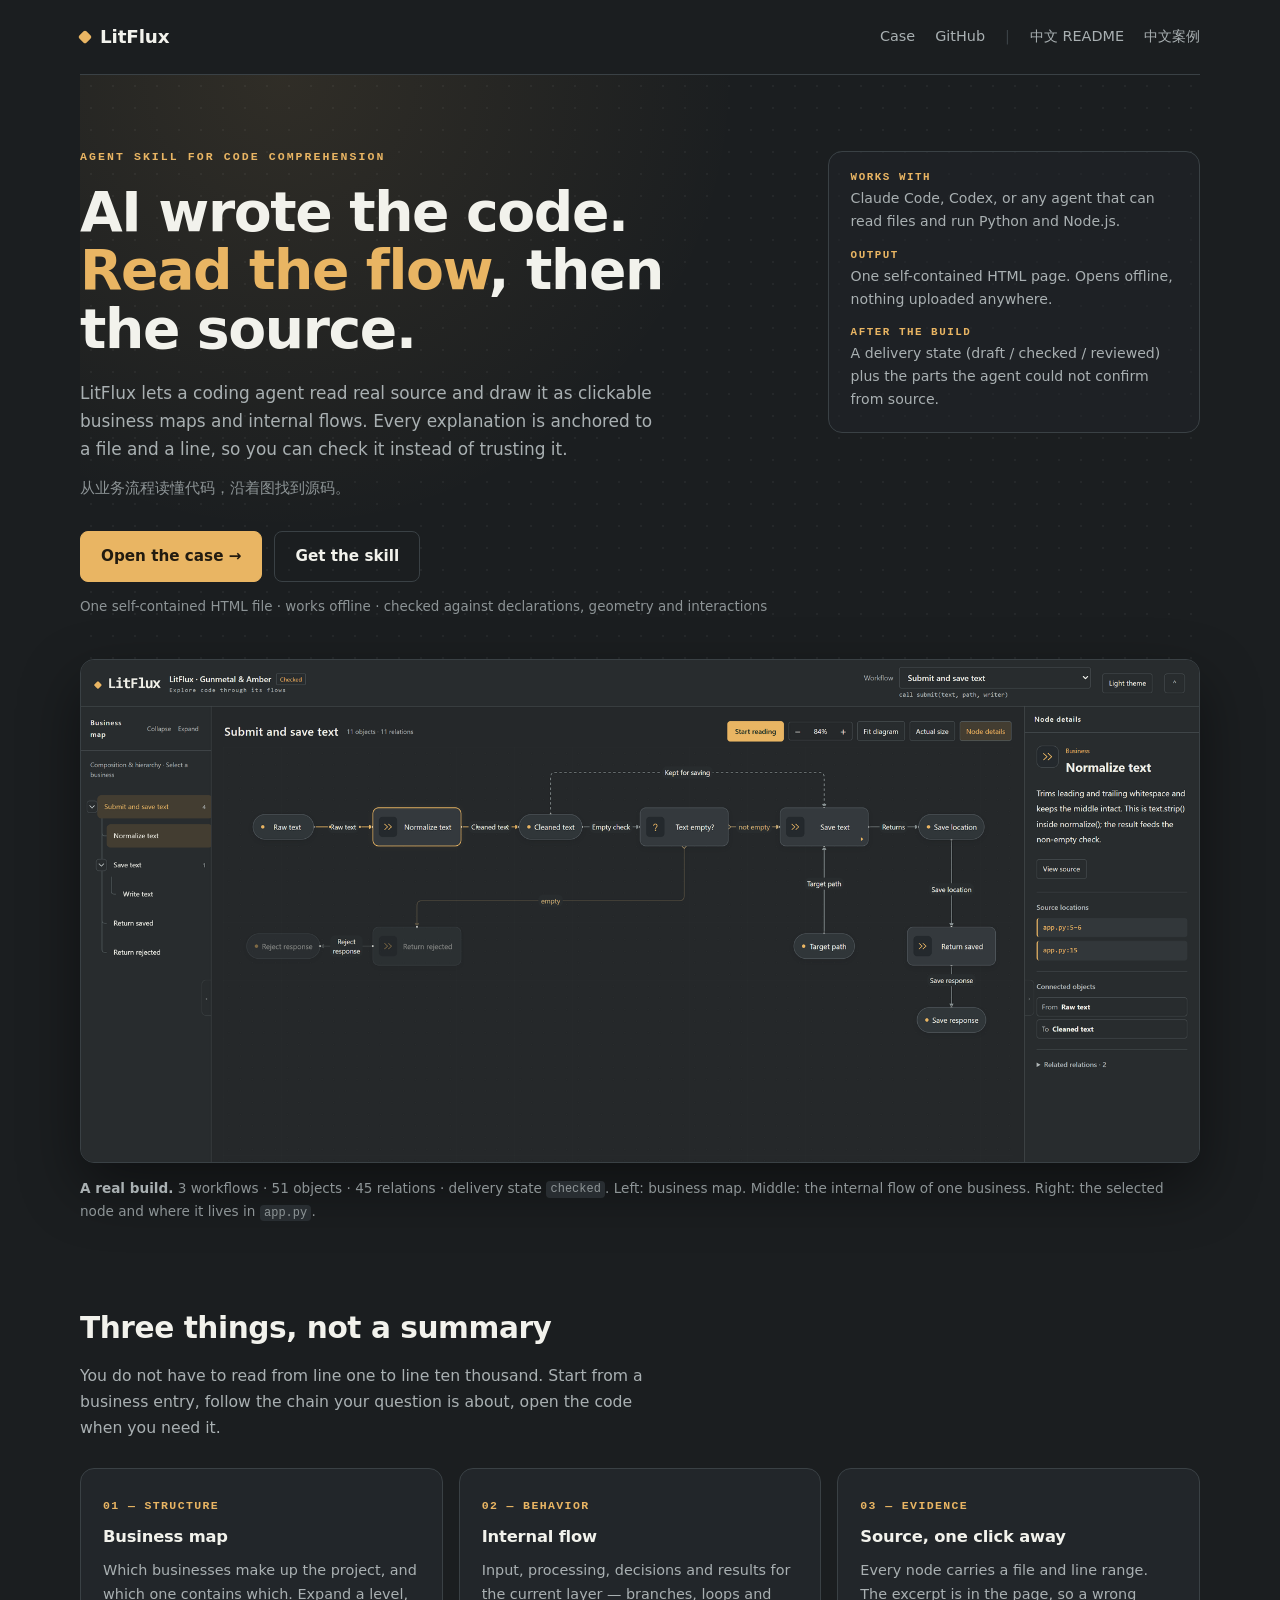
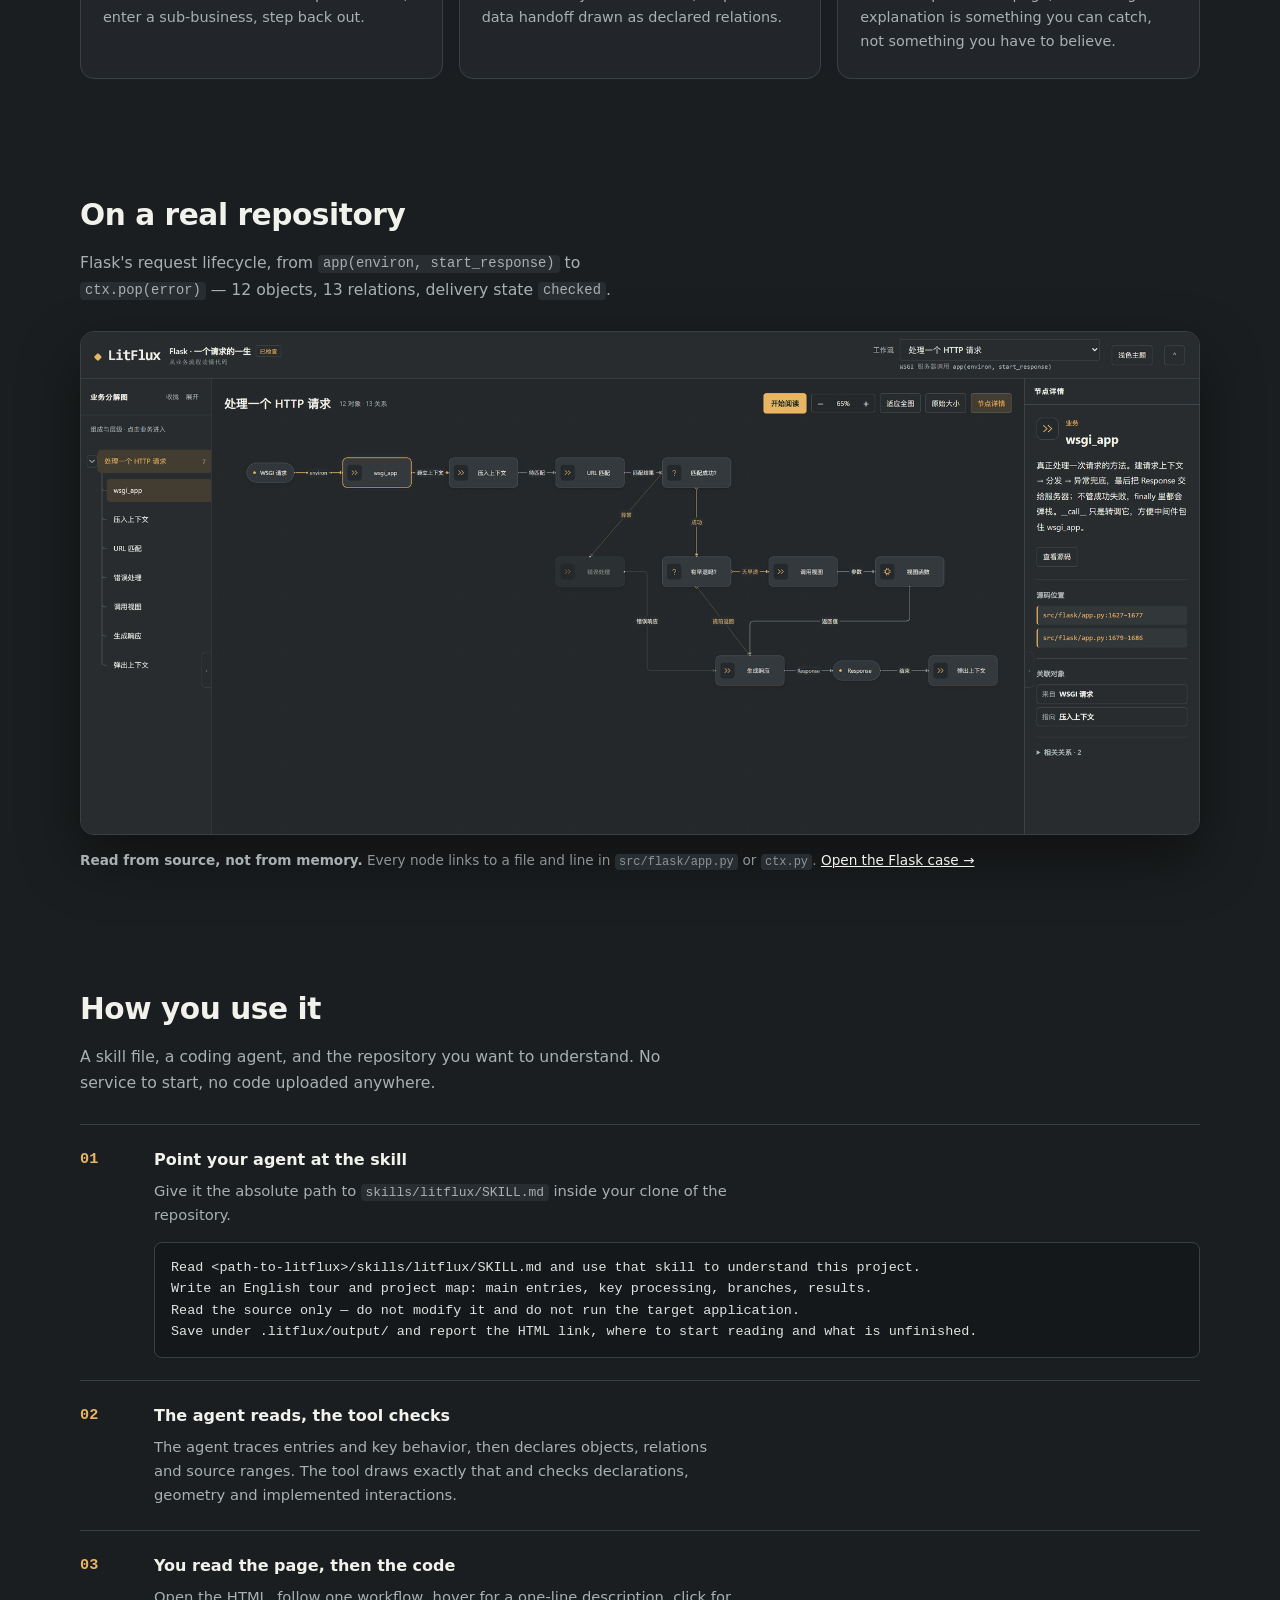
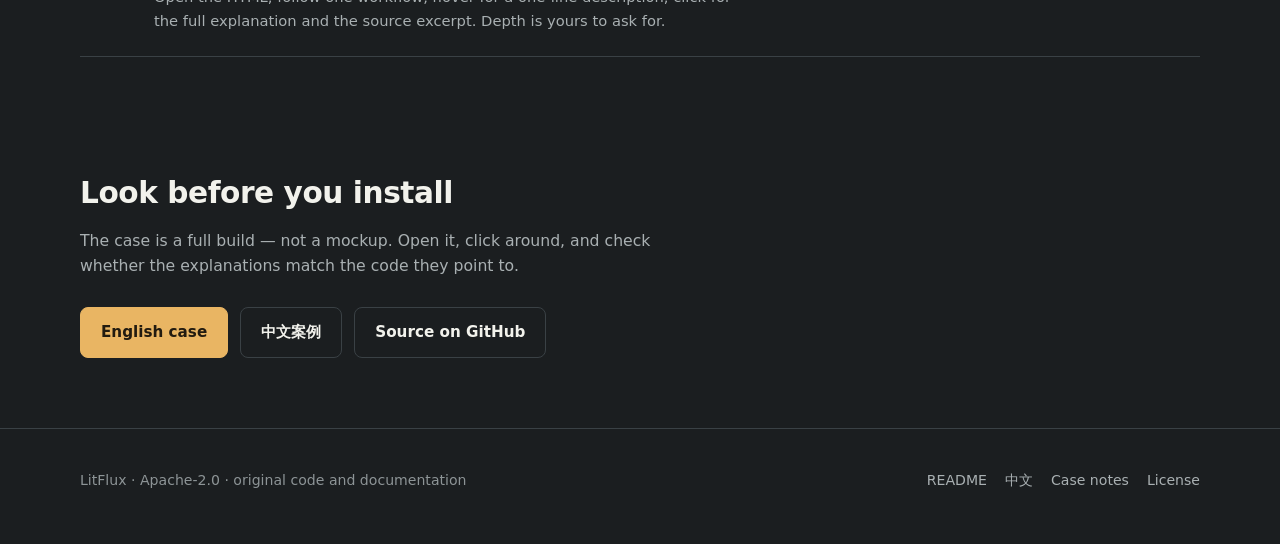
<file: docs/index.html>
<!doctype html>
<html lang="en">
<head>
<meta charset="utf-8">
<meta name="viewport" content="width=device-width, initial-scale=1">
<title>LitFlux — read the flow, then the source</title>
<meta name="description" content="LitFlux turns real source code into clickable business maps and internal flows for coding agents. Every explanation is anchored to a file and line.">
<style>
  :root {
    --page: #1b1e20;
    --surface: #22262a;
    --surface-2: #282d31;
    --ink: #f2f2ec;
    --muted: #a9b0b2;
    --line: #3a4145;
    --accent: #e9b563;
    --accent-soft: #43392a;
    --radius: 14px;
  }

  * { box-sizing: border-box; }

  html { -webkit-text-size-adjust: 100%; }

  body {
    margin: 0;
    background: var(--page);
    color: var(--ink);
    font-family: system-ui, "Segoe UI", "Microsoft YaHei", "PingFang SC", sans-serif;
    font-size: 16px;
    line-height: 1.65;
    -webkit-font-smoothing: antialiased;
  }

  a { color: var(--ink); }

  .wrap { width: min(1120px, 100% - 48px); margin: 0 auto; }

  /* ---------- nav ---------- */
  .nav {
    display: flex;
    align-items: center;
    justify-content: space-between;
    gap: 24px;
    padding: 22px 0;
    border-bottom: 1px solid var(--line);
  }

  .brand {
    display: inline-flex;
    align-items: center;
    gap: 10px;
    font-weight: 700;
    font-size: 1.15rem;
    letter-spacing: -0.01em;
    text-decoration: none;
  }

  .brand::before {
    content: "";
    width: 10px;
    height: 10px;
    background: var(--accent);
    transform: rotate(45deg);
    border-radius: 2px;
  }

  .nav-links {
    display: flex;
    align-items: center;
    gap: 20px;
    font-size: 0.9rem;
    color: var(--muted);
  }

  .nav-links a { color: var(--muted); text-decoration: none; }
  .nav-links a:hover { color: var(--ink); }
  .nav-links .divider { color: var(--line); }

  /* ---------- hero ---------- */
  .hero { padding: 76px 0 40px; background-image:
      radial-gradient(circle at 18% 0%, rgba(233, 181, 99, 0.10), transparent 42%),
      radial-gradient(rgba(255, 255, 255, 0.045) 1px, transparent 1px);
    background-size: auto, 22px 22px;
  }

  .hero-grid {
    display: grid;
    grid-template-columns: minmax(0, 1.3fr) minmax(0, 0.7fr);
    gap: 56px;
    align-items: start;
  }

  .facts {
    border: 1px solid var(--line);
    border-radius: var(--radius);
    background: rgba(34, 38, 42, 0.55);
    padding: 20px 22px;
  }

  .facts dl { margin: 0; display: grid; gap: 16px; }

  .facts dt {
    margin: 0 0 4px;
    font: 600 0.68rem/1 ui-monospace, Consolas, monospace;
    letter-spacing: 0.14em;
    text-transform: uppercase;
    color: var(--accent);
  }

  .facts dd { margin: 0; font-size: 0.88rem; color: var(--muted); }

  .eyebrow {
    font: 600 0.72rem/1 ui-monospace, "Cascadia Mono", Consolas, monospace;
    letter-spacing: 0.18em;
    text-transform: uppercase;
    color: var(--accent);
    margin: 0 0 20px;
  }

  h1 {
    margin: 0 0 22px;
    font-size: clamp(2.15rem, 5vw, 3.45rem);
    line-height: 1.06;
    letter-spacing: -0.025em;
    max-width: 20ch;
  }

  h1 em { font-style: normal; color: var(--accent); }

  .lede {
    margin: 0 0 12px;
    max-width: 54ch;
    font-size: 1.06rem;
    color: var(--muted);
  }

  .lede-zh {
    margin: 0 0 30px;
    max-width: 54ch;
    font-size: 0.95rem;
    color: #8d9496;
  }

  .cta-row {
    display: flex;
    flex-wrap: wrap;
    gap: 12px;
    align-items: center;
    margin-bottom: 14px;
  }

  .btn {
    display: inline-flex;
    align-items: center;
    gap: 8px;
    padding: 12px 20px;
    border-radius: 8px;
    border: 1px solid var(--line);
    background: transparent;
    color: var(--ink);
    font-size: 0.95rem;
    font-weight: 600;
    text-decoration: none;
    transition: background 0.15s ease, border-color 0.15s ease;
  }

  .btn:hover { background: var(--surface-2); border-color: #4d555a; }

  .btn-primary {
    background: var(--accent);
    border-color: var(--accent);
    color: #221b10;
  }

  .btn-primary:hover { background: #f0c47f; border-color: #f0c47f; }

  .meta {
    margin: 0;
    font-size: 0.84rem;
    color: #8d9496;
  }

  /* ---------- screenshot ---------- */
  .shot {
    padding: 0 0 24px;
  }

  .shot-frame {
    display: block;
    border: 1px solid var(--line);
    border-radius: var(--radius);
    overflow: hidden;
    background: var(--surface);
    box-shadow: 0 24px 60px rgba(0, 0, 0, 0.45);
  }

  .shot-frame img { display: block; width: 100%; height: auto; }

  .shot-caption {
    margin: 14px 0 0;
    font-size: 0.85rem;
    color: #8d9496;
  }

  .shot-caption strong { color: var(--muted); font-weight: 600; }

  /* ---------- sections ---------- */
  section { padding: 56px 0; }

  .section-head { margin-bottom: 28px; }

  .section-head h2 {
    margin: 0 0 10px;
    font-size: clamp(1.45rem, 2.4vw, 1.85rem);
    letter-spacing: -0.015em;
  }

  .section-head p { margin: 0; max-width: 60ch; color: var(--muted); font-size: 0.98rem; }

  .grid-3 {
    display: grid;
    grid-template-columns: repeat(3, minmax(0, 1fr));
    gap: 16px;
  }

  .card {
    padding: 22px 22px 24px;
    border: 1px solid var(--line);
    border-radius: var(--radius);
    background: var(--surface);
  }

  .card .k {
    display: inline-block;
    margin-bottom: 12px;
    font: 600 0.72rem/1 ui-monospace, Consolas, monospace;
    letter-spacing: 0.12em;
    text-transform: uppercase;
    color: var(--accent);
  }

  .card h3 { margin: 0 0 8px; font-size: 1.02rem; letter-spacing: -0.01em; }
  .card p { margin: 0; font-size: 0.9rem; color: var(--muted); }

  /* ---------- steps ---------- */
  .steps { counter-reset: step; display: grid; gap: 0; border-top: 1px solid var(--line); }

  .step {
    counter-increment: step;
    display: grid;
    grid-template-columns: 56px minmax(0, 1fr);
    gap: 18px;
    padding: 22px 0;
    border-bottom: 1px solid var(--line);
  }

  .step::before {
    content: "0" counter(step);
    font: 600 0.95rem/1.6 ui-monospace, Consolas, monospace;
    color: var(--accent);
  }

  .step h3 { margin: 0 0 6px; font-size: 1rem; }
  .step p { margin: 0; font-size: 0.92rem; color: var(--muted); max-width: 62ch; }

  pre {
    margin: 14px 0 0;
    padding: 14px 16px;
    background: #15181a;
    border: 1px solid var(--line);
    border-radius: 8px;
    overflow-x: auto;
    font: 0.84rem/1.6 ui-monospace, "Cascadia Mono", Consolas, monospace;
    color: #dfe3e0;
  }

  code { font-family: ui-monospace, "Cascadia Mono", Consolas, monospace; }

  p code, li code {
    background: var(--surface-2);
    padding: 0.1em 0.36em;
    border-radius: 4px;
    font-size: 0.88em;
  }

  /* ---------- footer ---------- */
  footer {
    padding: 40px 0 56px;
    border-top: 1px solid var(--line);
    color: #8d9496;
    font-size: 0.88rem;
  }

  .foot-row {
    display: flex;
    flex-wrap: wrap;
    gap: 16px 28px;
    align-items: baseline;
    justify-content: space-between;
  }

  .foot-links { display: flex; flex-wrap: wrap; gap: 18px; }
  .foot-links a { color: var(--muted); text-decoration: none; }
  .foot-links a:hover { color: var(--ink); }

  @media (max-width: 980px) {
    .hero-grid { grid-template-columns: minmax(0, 1fr); gap: 30px; }
  }

  @media (max-width: 860px) {
    .grid-3 { grid-template-columns: minmax(0, 1fr); }
    .hero { padding: 52px 0 32px; }
    .nav { flex-wrap: wrap; }
    .nav-links { gap: 14px; font-size: 0.85rem; }
    section { padding: 40px 0; }
    .step { grid-template-columns: 36px minmax(0, 1fr); gap: 12px; }
    pre { font-size: 0.78rem; }
  }
</style>
</head>
<body>

<header class="wrap nav">
  <a class="brand" href="./">LitFlux</a>
  <nav class="nav-links">
    <a href="case/litflux-case-en.html">Case</a>
    <a href="https://github.com/Elsya111/litflux">GitHub</a>
    <span class="divider">|</span>
    <a href="https://github.com/Elsya111/litflux/blob/main/README.zh.md">中文 README</a>
    <a href="case/litflux-case.html">中文案例</a>
  </nav>
</header>

<main>
  <div class="wrap hero">
    <div class="hero-grid">
      <div>
        <p class="eyebrow">Agent skill for code comprehension</p>
        <h1>AI wrote the code. <em>Read the flow</em>, then the source.</h1>
        <p class="lede">
          LitFlux lets a coding agent read real source and draw it as clickable business maps
          and internal flows. Every explanation is anchored to a file and a line, so you can
          check it instead of trusting it.
        </p>
        <p class="lede-zh">从业务流程读懂代码，沿着图找到源码。</p>
        <div class="cta-row">
          <a class="btn btn-primary" href="case/litflux-case-en.html">Open the case →</a>
          <a class="btn" href="https://github.com/Elsya111/litflux">Get the skill</a>
        </div>
        <p class="meta">One self-contained HTML file · works offline · checked against declarations, geometry and interactions</p>
      </div>

      <aside class="facts" aria-label="At a glance">
        <dl>
          <div>
            <dt>Works with</dt>
            <dd>Claude Code, Codex, or any agent that can read files and run Python and Node.js.</dd>
          </div>
          <div>
            <dt>Output</dt>
            <dd>One self-contained HTML page. Opens offline, nothing uploaded anywhere.</dd>
          </div>
          <div>
            <dt>After the build</dt>
            <dd>A delivery state (draft / checked / reviewed) plus the parts the agent could not confirm from source.</dd>
          </div>
        </dl>
      </aside>
    </div>
  </div>

  <div class="wrap shot">
    <a class="shot-frame" href="case/litflux-case-en.html">
      <img src="case/litflux-case-en-overview.png"
           alt="LitFlux case page: business map on the left, internal flow in the middle, node details and source locations on the right"
           width="1920" height="862" loading="lazy">
    </a>
    <p class="shot-caption">
      <strong>A real build.</strong> 3 workflows · 51 objects · 45 relations · delivery state
      <code>checked</code>. Left: business map. Middle: the internal flow of one business.
      Right: the selected node and where it lives in <code>app.py</code>.
    </p>
  </div>

  <section class="wrap">
    <div class="section-head">
      <h2>Three things, not a summary</h2>
      <p>You do not have to read from line one to line ten thousand. Start from a business entry, follow the chain your question is about, open the code when you need it.</p>
    </div>
    <div class="grid-3">
      <article class="card">
        <span class="k">01 — Structure</span>
        <h3>Business map</h3>
        <p>Which businesses make up the project, and which one contains which. Expand a level, enter a sub-business, step back out.</p>
      </article>
      <article class="card">
        <span class="k">02 — Behavior</span>
        <h3>Internal flow</h3>
        <p>Input, processing, decisions and results for the current layer — branches, loops and data handoff drawn as declared relations.</p>
      </article>
      <article class="card">
        <span class="k">03 — Evidence</span>
        <h3>Source, one click away</h3>
        <p>Every node carries a file and line range. The excerpt is in the page, so a wrong explanation is something you can catch, not something you have to believe.</p>
      </article>
    </div>
  </section>

  <section class="wrap">
    <div class="section-head">
      <h2>On a real repository</h2>
      <p>Flask's request lifecycle, from <code>app(environ, start_response)</code> to <code>ctx.pop(error)</code> — 12 objects, 13 relations, delivery state <code>checked</code>.</p>
    </div>
    <a class="shot-frame" href="case/flask-request.html">
      <img src="case/flask-request-overview.png"
           alt="Flask case: WSGI entry through URL matching, before_request, view dispatch, response finalization and context teardown"
           width="1920" height="862" loading="lazy">
    </a>
    <p class="shot-caption">
      <strong>Read from source, not from memory.</strong> Every node links to a file and line in
      <code>src/flask/app.py</code> or <code>ctx.py</code>.
      <a href="case/flask-request.html">Open the Flask case →</a>
    </p>
  </section>

  <section class="wrap">
    <div class="section-head">
      <h2>How you use it</h2>
      <p>A skill file, a coding agent, and the repository you want to understand. No service to start, no code uploaded anywhere.</p>
    </div>
    <div class="steps">
      <div class="step">
        <div>
          <h3>Point your agent at the skill</h3>
          <p>Give it the absolute path to <code>skills/litflux/SKILL.md</code> inside your clone of the repository.</p>
<pre>Read &lt;path-to-litflux&gt;/skills/litflux/SKILL.md and use that skill to understand this project.
Write an English tour and project map: main entries, key processing, branches, results.
Read the source only — do not modify it and do not run the target application.
Save under .litflux/output/ and report the HTML link, where to start reading and what is unfinished.</pre>
        </div>
      </div>
      <div class="step">
        <div>
          <h3>The agent reads, the tool checks</h3>
          <p>The agent traces entries and key behavior, then declares objects, relations and source ranges. The tool draws exactly that and checks declarations, geometry and implemented interactions.</p>
        </div>
      </div>
      <div class="step">
        <div>
          <h3>You read the page, then the code</h3>
          <p>Open the HTML, follow one workflow, hover for a one-line description, click for the full explanation and the source excerpt. Depth is yours to ask for.</p>
        </div>
      </div>
    </div>
  </section>

  <section class="wrap">
    <div class="section-head">
      <h2>Look before you install</h2>
      <p>The case is a full build — not a mockup. Open it, click around, and check whether the explanations match the code they point to.</p>
    </div>
    <div class="cta-row">
      <a class="btn btn-primary" href="case/litflux-case-en.html">English case</a>
      <a class="btn" href="case/litflux-case.html">中文案例</a>
      <a class="btn" href="https://github.com/Elsya111/litflux">Source on GitHub</a>
    </div>
  </section>
</main>

<footer>
  <div class="wrap foot-row">
    <span>LitFlux · Apache-2.0 · original code and documentation</span>
    <span class="foot-links">
      <a href="https://github.com/Elsya111/litflux/blob/main/README.md">README</a>
      <a href="https://github.com/Elsya111/litflux/blob/main/README.zh.md">中文</a>
      <a href="https://github.com/Elsya111/litflux/blob/main/docs/case/README.en.md">Case notes</a>
      <a href="https://github.com/Elsya111/litflux/blob/main/LICENSE">License</a>
    </span>
  </div>
</footer>

</body>
</html>
</file>
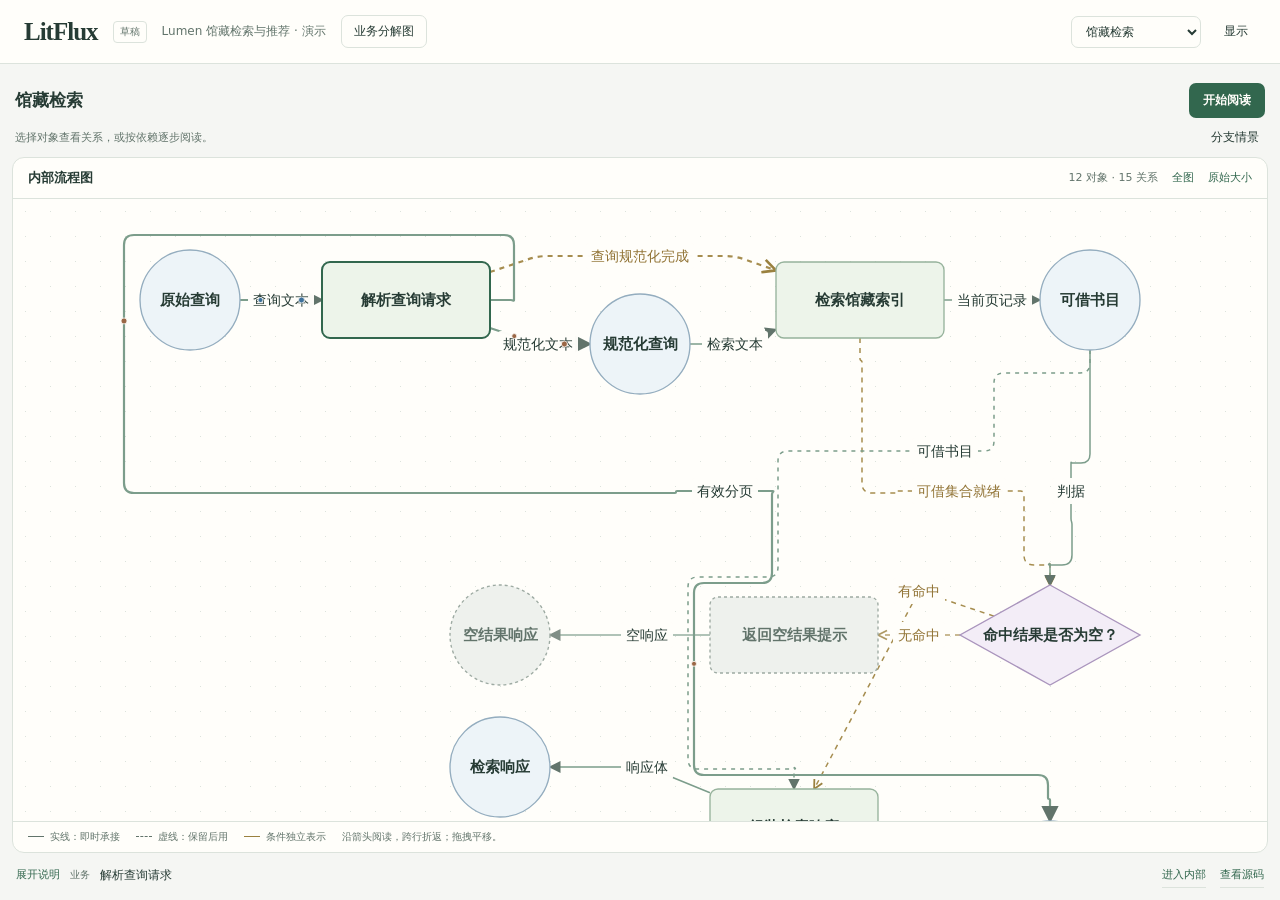
<file: ui-lab/01-paper.html>
<!doctype html><html lang="zh-CN" data-theme="light"><head><meta charset="utf-8"><meta name="viewport" content="width=device-width,initial-scale=1"><title>LitFlux</title><style>:root{color-scheme:light;--page:#f5f6f3;--surface:#fffefa;--soft:#eef1ed;--ink:#263b34;--muted:#62746b;--line:#dce3dc;--accent:#32674e;--focus:#e6f0e8;--process:#f4f8f3;--data:#e8f0f6;--resource:#e8f1e9;--provider:#eeeaf5;--decision:#f3edf7;--control:#9a813f;--failure:#a45d65;--input:#3e719b;--output:#9a6746;--shadow:0 16px 48px #172b1f18}
html[data-theme=dark]{color-scheme:dark;--page:#171d23;--surface:#1e282f;--soft:#26333b;--ink:#e2eced;--muted:#adbec4;--line:#3a4a54;--accent:#a7d1bc;--focus:#304d43;--process:#293b3d;--data:#294454;--resource:#2b443a;--provider:#3c354e;--decision:#40384e;--control:#c5b888;--failure:#dfa3ac;--input:#a8c8e6;--output:#e0b393;--shadow:0 16px 48px #0005}

*{box-sizing:border-box}body{margin:0;background:var(--page);color:var(--ink);font:14px/1.6 "Segoe UI","PingFang SC","Microsoft YaHei UI",system-ui,sans-serif}button,select{font:inherit;color:inherit}button{cursor:pointer;border:0;background:transparent}button:disabled{opacity:.4;cursor:default}button:focus-visible,select:focus-visible,summary:focus-visible,[tabindex]:focus-visible{outline:2px solid var(--accent);outline-offset:3px}select{border:1px solid var(--line);border-radius:7px;background:var(--surface);padding:7px 10px;max-width:100%}.app{height:100dvh;display:flex;flex-direction:column}.app-header{height:64px;flex:none;display:flex;align-items:center;gap:17px;padding:0 24px;background:var(--surface);border-bottom:1px solid var(--line)}.brand{font:600 25px Georgia,serif;letter-spacing:-1px}.badge{font-size:10px;border:1px solid var(--line);border-radius:4px;padding:2px 6px;color:var(--muted)}.project-name{font-size:12px;color:var(--muted);white-space:nowrap;overflow:hidden;text-overflow:ellipsis;max-width:260px}.workflow-picker{margin-left:auto;max-width:350px;min-width:130px}.workflow-picker select{font-size:12px;width:100%}.menu{position:relative}.menu>summary{list-style:none;cursor:pointer;font-size:12px;padding:8px}.menu-body{position:absolute;right:0;top:38px;width:230px;z-index:20;background:var(--surface);border:1px solid var(--line);box-shadow:var(--shadow);border-radius:10px;padding:15px;display:grid;gap:10px}.menu-body button{text-align:left;font-size:12px}.menu-body p{font-size:11px;color:var(--muted);margin:0;padding-top:9px;border-top:1px solid var(--line)}
.dual-layout{flex:1;min-height:0;display:grid;grid-template-columns:clamp(260px,20vw,320px) minmax(0,1fr);gap:18px;padding:18px}.business-panel{min-height:0;display:flex;flex-direction:column;border:1px solid var(--line);border-radius:12px;background:var(--surface);overflow:hidden}.panel-head{display:flex;align-items:center;justify-content:space-between;gap:12px;padding:14px 16px;border-bottom:1px solid var(--line);flex:none}.panel-head h2{font-size:13px;margin:0;font-weight:600}.branch-tools{display:flex;gap:9px}.branch-tools button{font-size:11px;color:var(--muted)}.business-canvas{flex:1;min-height:0;overflow:auto;padding:12px 8px;scrollbar-width:thin}.business-canvas svg{display:block}.business-connector{fill:none;stroke:var(--line);stroke-width:1.3}.business-node{cursor:pointer}.business-node rect{fill:var(--surface);stroke:var(--line);stroke-width:1}.business-node text{fill:var(--ink);font-size:12px}.business-node.current rect{fill:var(--focus);stroke:var(--accent);stroke-width:1.6}.business-node.selected rect{stroke:var(--accent);stroke-width:1.6}.business-toggle{cursor:pointer}.business-toggle text{fill:var(--muted);font-size:13px}.project-info{padding:12px 16px;border-top:1px solid var(--line);font-size:11px;color:var(--muted);max-height:40%;overflow:auto}.project-info summary{cursor:pointer}.project-info h2{font-size:15px;margin:12px 0 7px;color:var(--ink)}.project-info p{line-height:1.8}.caps{list-style:none;padding:0;font-size:11px}.caps li{padding:4px 0}
.workspace{min-width:0;min-height:0;overflow:auto;padding:0 3px 18px}.crumbs{display:flex;align-items:center;gap:7px;flex-wrap:wrap;font-size:11px;color:var(--muted);padding:2px 0}.crumbs button{color:var(--muted);padding:0}.page-heading{display:flex;align-items:center;justify-content:space-between;gap:22px;margin:12px 0}.page-heading h1{font-size:18px;font-weight:600;line-height:1.5;margin:0}.page-heading p{font-size:11px;color:var(--muted);margin:5px 0 0}.read-actions{display:flex;gap:10px;align-items:center;flex:none}.primary{background:var(--accent);color:var(--surface);border-radius:7px;padding:8px 14px;font-size:12px;font-weight:600}html[data-theme=dark] .primary{color:#172820}.read-actions>button:not(.primary){font-size:11px;color:var(--muted)}.context-bar{display:flex;align-items:center;justify-content:space-between;gap:16px;margin:8px 0 12px}.read-status{font-size:11px;color:var(--muted);margin:0}.choices-menu .menu-body{width:450px}.choices{display:grid;gap:12px}.choices label{display:flex;justify-content:space-between;gap:18px;font-size:12px}.choices select{max-width:230px}.graph-panel{border:1px solid var(--line);background:var(--surface);border-radius:12px;overflow:hidden}.graph-top{display:flex;align-items:center;justify-content:space-between;padding:12px 16px;border-bottom:1px solid var(--line);gap:15px;font-size:11px;color:var(--muted)}.graph-top strong{font-size:13px;color:var(--ink);font-weight:600}.graph-actions{display:flex;gap:14px;align-items:center}.graph-actions button{font-size:11px;color:var(--accent);padding:2px 0}.scene{height:clamp(400px,58vh,720px);position:relative;overflow:auto;cursor:grab;touch-action:none;padding:24px;scrollbar-width:thin}.scene.grabbing{cursor:grabbing;user-select:none}.scene svg{display:block;margin:auto;transform-origin:0 0;overflow:visible}.graph-note{display:flex;align-items:center;gap:16px;flex-wrap:wrap;padding:11px 16px;border-top:1px solid var(--line);font-size:10px;color:var(--muted)}.key::before{content:'';display:inline-block;width:16px;border-top:1.5px solid var(--muted);vertical-align:3px;margin-right:6px}.key.later::before{border-top-style:dashed}.key.control::before{border-color:var(--control)}
.edge{fill:none;stroke:#80978e;stroke-width:1.3}.edge.dependency{stroke-dasharray:4 5}.edge.role-control{stroke:var(--control)}.edge.role-failure{stroke:var(--failure);stroke-dasharray:2 3}.edge.role-provider-edge{stroke:var(--control);stroke-dasharray:1 4}.edge.role-resource-edge{stroke:#80a38c}.edge.is-dim{opacity:.35}.edge.related{stroke-width:2.2;opacity:1}.node{cursor:pointer}.node .shape{fill:var(--process);stroke:#91aa9c;stroke-width:1.2}.node.role-data .shape{fill:var(--data);stroke:#88a4bb}.node.role-resource .shape{fill:var(--resource);stroke:#8ba995}.node.role-provider .shape{fill:var(--provider);stroke:#a394b8}.node.role-decision .shape{fill:var(--decision);stroke:#aa95bd}.node.role-boundary .shape{fill:var(--soft);stroke:#9aa8aa;stroke-dasharray:3 3}.node .n-title{fill:var(--ink);font-size:13px}.node.is-selected .shape{stroke:var(--accent);stroke-width:2}.node.is-current .shape{stroke:var(--accent);stroke-width:2.5}.node.is-done .shape{stroke:var(--accent)}.node.is-dim .shape{fill:var(--soft);stroke:#8c9a95;stroke-dasharray:3 3}.node.is-dim .n-title{fill:var(--muted)}.relation-node{cursor:pointer}.relation-node .shape{fill:var(--surface);stroke:var(--line);stroke-width:1.2}.relation-node .relation-title{fill:var(--muted);font-size:12px}.relation-kind{fill:var(--muted);font-size:9px}.relation-node[data-role=control] .shape{stroke:var(--control)}.relation-node[data-role=failure] .shape{stroke:var(--failure)}.relation-node.is-selected .shape{stroke:var(--accent);stroke-width:2}.relation-node.is-dim .shape{fill:var(--soft);stroke-dasharray:2 3}.flow-particles{pointer-events:none}.flow-dot{fill:var(--input);stroke:var(--surface);stroke-width:.8}.flow-dot[data-direction=output]{fill:var(--output)}
.details-panel{display:grid;grid-template-columns:1fr auto;gap:20px;padding:18px 1px}.details-panel .role{font-size:10px;color:var(--muted)}.details-panel h2{font-size:15px;font-weight:600;margin:3px 0 6px}.details-panel p{font-size:12px;line-height:1.8;color:var(--muted);margin:0;overflow-wrap:anywhere}.details-actions{display:flex;gap:14px;padding-top:18px;align-items:flex-start}.details-actions button{font-size:11px;color:var(--accent);border-bottom:1px solid var(--line);padding:3px 0;white-space:nowrap}.relation-index{border-top:1px solid var(--line);padding:12px 0}.relation-index summary{font-size:11px;cursor:pointer;color:var(--muted)}.relation-index ul{display:grid;grid-template-columns:1fr 1fr;gap:0 20px;list-style:none;padding:10px 0 0;margin:0}.relation-index li{border-bottom:1px solid var(--line)}.relation-index button{text-align:left;width:100%;padding:10px 0}.relation-index .pair{font-size:10px;color:var(--muted);display:block}.relation-index .meaning{font-size:12px;display:block;margin-top:3px}.scrim{position:fixed;inset:0;background:#15241d30;z-index:40}.drawer{position:fixed;right:0;top:0;bottom:0;width:min(650px,96vw);z-index:41;background:var(--surface);border-left:1px solid var(--line);box-shadow:var(--shadow)}.drawer-head{height:76px;display:flex;justify-content:space-between;align-items:center;gap:20px;padding:18px 24px;border-bottom:1px solid var(--line)}.drawer-head h2{font-size:16px;margin:0}.drawer-head button{font-size:12px}.drawer-body{height:calc(100% - 76px);overflow:auto;padding:18px 24px}.source{margin:22px 0}.source h3{font:11px Consolas,monospace;color:var(--muted)}.source pre{font:12px/1.8 Consolas,monospace;background:var(--soft);padding:14px;overflow:auto;border-radius:8px}.source .row{display:block}.source .ln{display:inline-block;width:35px;color:var(--muted);user-select:none}[hidden]{display:none!important}@media(prefers-reduced-motion:reduce){*{transition:none!important}.flow-particles{display:none}}
.relation-note .note-hit{fill:var(--surface);stroke:none;opacity:.94}.relation-note .note-title{font-size:11px;fill:var(--muted);font-weight:400}.relation-note:hover .note-title,.relation-note.is-selected .note-title{fill:var(--accent)}.relation-note.is-selected .note-hit{stroke:var(--line);stroke-width:.8}.relation-note.is-dim{opacity:.6}

.app-header{gap:15px}.panel-toggle{border:1px solid var(--line);border-radius:7px;font-size:12px;padding:6px 12px;white-space:nowrap}.panel-toggle[aria-expanded=true]{background:var(--focus);color:var(--accent)}
.dual-layout{gap:12px;padding:12px;grid-template-columns:300px minmax(0,1fr)}.dual-layout.sidebar-collapsed{grid-template-columns:minmax(0,1fr)}
.workspace{display:flex;flex-direction:column;overflow:hidden;padding:0;gap:0}.crumbs{flex:none;padding:0 3px}.page-heading{flex:none;margin:7px 3px}.page-heading h1{font-size:17px}.page-heading p{display:none}.choices-menu>summary{padding:3px 6px}.context-bar{flex:none;margin:0 3px 7px;min-height:20px}.graph-panel{display:flex;flex-direction:column;flex:1;min-height:220px}.graph-top{padding:9px 15px;flex:none}.graph-note{padding:7px 15px;flex:none}.scene{flex:1;height:auto;min-height:0;padding:0;background-color:var(--surface);background-image:radial-gradient(var(--line) .8px,transparent .8px);background-size:25px 25px}.scene svg{margin:0}
.details-panel{flex:none;display:grid;grid-template-columns:minmax(0,1fr) auto;gap:0 20px;padding:9px 4px 0;max-height:34vh;overflow:auto}.details-heading{display:flex;align-items:center;gap:10px;min-width:0}.details-heading>button{font-size:11px;color:var(--accent);padding:4px 0;white-space:nowrap}.details-heading h2{font-size:12px;margin:0;font-weight:500}.details-actions{padding:0;align-items:center}.details-actions button{font-size:11px;padding:3px 0}#details-body{grid-column:1/-1;padding:12px 0 2px}.relation-index{margin-top:10px;padding:8px 0}.node .n-title{font-size:15px;font-weight:600}.node .shape{fill:#edf4ea;stroke:#97b39c;stroke-width:1.35}.node.role-data .shape{fill:#edf4f8;stroke:#94adbf}.edge{stroke:#7c9d8b;stroke-width:1.5}.edge.role-control{stroke:#a68d4f;stroke-dasharray:5 5}.edge.is-dim{opacity:.66}.node.is-dim .shape{fill:var(--soft);stroke:#9daaa2;stroke-dasharray:3 3}.node.is-dim .n-title{fill:var(--muted)}.relation-note .note-title{font-size:13px;fill:var(--ink)}.relation-note[data-role=control] .note-title{fill:#917334}.relation-note .note-hit{fill:var(--surface);opacity:.98}.relation-note.is-dim{opacity:.76}.note-leader{fill:none;stroke:var(--muted);stroke-width:.7;opacity:.55;pointer-events:none}
html[data-theme=dark] .node .shape{fill:#293d3a;stroke:#7d9c8b}html[data-theme=dark] .node.role-data .shape{fill:#294453;stroke:#86a7bd}html[data-theme=dark] .node.role-decision .shape{fill:#40384e;stroke:#ad97c1}html[data-theme=dark] .node.role-resource .shape{fill:var(--resource);stroke:#91b49b}html[data-theme=dark] .node.role-provider .shape{fill:var(--provider);stroke:#b29ac4}html[data-theme=dark] .edge{stroke:#94b5a4}html[data-theme=dark] .edge.role-control{stroke:#bcb087}html[data-theme=dark] .relation-note[data-role=control] .note-title{fill:#d2c49b}

.node .n-title{font-size:14.5px}.relation-note .note-title{font-size:14px}.relation-note.is-dim{opacity:1}.edge.is-dim{opacity:.8}
</style></head><body id="litflux-canvas-app"><div class="app"><header class="app-header"><div class="brand">LitFlux</div><span id="delivery-badge" class="badge">草稿</span><div id="title" class="project-name"></div><button id="toggle-business" class="panel-toggle" aria-expanded="false" aria-controls="business-panel">业务分解图</button><label class="workflow-picker"><select id="workflow-select" aria-label="选择工作流"></select></label><details class="menu" id="display-menu"><summary>显示</summary><div class="menu-body"><button id="theme">切换夜间</button><button id="motion" aria-pressed="true">流动：开</button><button id="zoom-in">放大视野</button><button id="zoom-out">缩小视野</button><p>关系文字完整显示在边旁，点击可查看说明与来源。</p></div></details></header>
<div class="dual-layout sidebar-collapsed"><aside id="business-panel" class="business-panel" hidden><div class="panel-head"><h2>业务分解图</h2><div class="branch-tools"><button id="collapse-all">收拢</button><button id="expand-all">展开</button></div></div><div id="business" class="business-canvas" aria-label="业务分解图"></div><details class="project-info"><summary>项目信息与能力覆盖</summary><h2 id="project-title"></h2><p id="summary"></p><ul id="caps" class="caps"></ul><p id="scope"></p></details></aside>
<main class="workspace"><nav id="crumbs" class="crumbs" aria-label="当前业务路径"></nav><div class="page-heading"><div><h1 id="flow-title"></h1><p id="status"></p></div><div class="read-actions"><button id="read-start" class="primary">开始阅读</button><button id="read-next" class="primary" hidden disabled>下一步</button><button id="read-reset" hidden>退出阅读</button></div></div><div class="context-bar"><p id="read-status" class="read-status"></p><details class="menu choices-menu" id="choices-panel"><summary>分支情景</summary><div class="menu-body"><div id="choices" class="choices"></div><p>只选择阅读情景，不执行源码条件。</p></div></details></div>
<section class="graph-panel"><div class="graph-top"><strong>内部流程图</strong><div class="graph-actions"><span id="relation-count"></span><button id="fit">全图</button><button id="reset-view">原始大小</button></div></div><div id="canvas" class="scene" aria-label="当前业务的完整内部流程图"></div><div class="graph-note"><span class="key">实线：即时承接</span><span class="key later">虚线：保留后用</span><span class="key control">条件独立表示</span><span>沿箭头阅读，跨行折返；拖拽平移。</span></div></section>
<section class="details-panel"><div class="details-heading"><button id="toggle-details" aria-expanded="false" aria-controls="details-body">展开说明</button><span id="selected-role" class="role"></span><h2 id="selected-title"></h2></div><div class="details-actions"><button id="expand" hidden>进入内部</button><button id="show-source" hidden>查看源码</button></div><div id="details-body" hidden><p id="selected-text"></p><details class="relation-index" id="relation-index"><summary id="relation-index-title">本层全部关系</summary><ul id="relation-list"></ul></details></div></section></main></div></div><div id="scrim" class="scrim" hidden></div><aside id="drawer" class="drawer" hidden role="dialog" aria-modal="true" aria-labelledby="source-title"><div class="drawer-head"><h2 id="source-title">源码</h2><button id="close-source">关闭</button></div><div id="sources" class="drawer-body"></div></aside>
<script>(function(f){if(typeof exports==="object"&&typeof module!=="undefined"){module.exports=f()}else if(typeof define==="function"&&define.amd){define([],f)}else{var g;if(typeof window!=="undefined"){g=window}else if(typeof global!=="undefined"){g=global}else if(typeof self!=="undefined"){g=self}else{g=this}g.dagre=f()}})(function(){var define,module,exports;return function(){function r(e,n,t){function o(i,f){if(!n[i]){if(!e[i]){var c="function"==typeof require&&require;if(!f&&c)return c(i,!0);if(u)return u(i,!0);var a=new Error("Cannot find module '"+i+"'");throw a.code="MODULE_NOT_FOUND",a}var p=n[i]={exports:{}};e[i][0].call(p.exports,function(r){var n=e[i][1][r];return o(n||r)},p,p.exports,r,e,n,t)}return n[i].exports}for(var u="function"==typeof require&&require,i=0;i<t.length;i++)o(t[i]);return o}return r}()({1:[function(require,module,exports){
/*
Copyright (c) 2012-2014 Chris Pettitt

Permission is hereby granted, free of charge, to any person obtaining a copy
of this software and associated documentation files (the "Software"), to deal
in the Software without restriction, including without limitation the rights
to use, copy, modify, merge, publish, distribute, sublicense, and/or sell
copies of the Software, and to permit persons to whom the Software is
furnished to do so, subject to the following conditions:

The above copyright notice and this permission notice shall be included in
all copies or substantial portions of the Software.

THE SOFTWARE IS PROVIDED "AS IS", WITHOUT WARRANTY OF ANY KIND, EXPRESS OR
IMPLIED, INCLUDING BUT NOT LIMITED TO THE WARRANTIES OF MERCHANTABILITY,
FITNESS FOR A PARTICULAR PURPOSE AND NONINFRINGEMENT. IN NO EVENT SHALL THE
AUTHORS OR COPYRIGHT HOLDERS BE LIABLE FOR ANY CLAIM, DAMAGES OR OTHER
LIABILITY, WHETHER IN AN ACTION OF CONTRACT, TORT OR OTHERWISE, ARISING FROM,
OUT OF OR IN CONNECTION WITH THE SOFTWARE OR THE USE OR OTHER DEALINGS IN
THE SOFTWARE.
*/
module.exports={graphlib:require("@dagrejs/graphlib"),layout:require("./lib/layout"),debug:require("./lib/debug"),util:{time:require("./lib/util").time,notime:require("./lib/util").notime},version:require("./lib/version")}},{"./lib/debug":6,"./lib/layout":8,"./lib/util":27,"./lib/version":28,"@dagrejs/graphlib":29}],2:[function(require,module,exports){"use strict";let greedyFAS=require("./greedy-fas");let uniqueId=require("./util").uniqueId;module.exports={run:run,undo:undo};function run(g){let fas=g.graph().acyclicer==="greedy"?greedyFAS(g,weightFn(g)):dfsFAS(g);fas.forEach(e=>{let label=g.edge(e);g.removeEdge(e);label.forwardName=e.name;label.reversed=true;g.setEdge(e.w,e.v,label,uniqueId("rev"))});function weightFn(g){return e=>{return g.edge(e).weight}}}function dfsFAS(g){let fas=[];let stack={};let visited={};function dfs(v){if(Object.hasOwn(visited,v)){return}visited[v]=true;stack[v]=true;g.outEdges(v).forEach(e=>{if(Object.hasOwn(stack,e.w)){fas.push(e)}else{dfs(e.w)}});delete stack[v]}g.nodes().forEach(dfs);return fas}function undo(g){g.edges().forEach(e=>{let label=g.edge(e);if(label.reversed){g.removeEdge(e);let forwardName=label.forwardName;delete label.reversed;delete label.forwardName;g.setEdge(e.w,e.v,label,forwardName)}})}},{"./greedy-fas":7,"./util":27}],3:[function(require,module,exports){let util=require("./util");module.exports=addBorderSegments;function addBorderSegments(g){function dfs(v){let children=g.children(v);let node=g.node(v);if(children.length){children.forEach(dfs)}if(Object.hasOwn(node,"minRank")){node.borderLeft=[];node.borderRight=[];for(let rank=node.minRank,maxRank=node.maxRank+1;rank<maxRank;++rank){addBorderNode(g,"borderLeft","_bl",v,node,rank);addBorderNode(g,"borderRight","_br",v,node,rank)}}}g.children().forEach(dfs)}function addBorderNode(g,prop,prefix,sg,sgNode,rank){let label={width:0,height:0,rank:rank,borderType:prop};let prev=sgNode[prop][rank-1];let curr=util.addDummyNode(g,"border",label,prefix);sgNode[prop][rank]=curr;g.setParent(curr,sg);if(prev){g.setEdge(prev,curr,{weight:1})}}},{"./util":27}],4:[function(require,module,exports){"use strict";module.exports={adjust:adjust,undo:undo};function adjust(g){let rankDir=g.graph().rankdir.toLowerCase();if(rankDir==="lr"||rankDir==="rl"){swapWidthHeight(g)}}function undo(g){let rankDir=g.graph().rankdir.toLowerCase();if(rankDir==="bt"||rankDir==="rl"){reverseY(g)}if(rankDir==="lr"||rankDir==="rl"){swapXY(g);swapWidthHeight(g)}}function swapWidthHeight(g){g.nodes().forEach(v=>swapWidthHeightOne(g.node(v)));g.edges().forEach(e=>swapWidthHeightOne(g.edge(e)))}function swapWidthHeightOne(attrs){let w=attrs.width;attrs.width=attrs.height;attrs.height=w}function reverseY(g){g.nodes().forEach(v=>reverseYOne(g.node(v)));g.edges().forEach(e=>{let edge=g.edge(e);edge.points.forEach(reverseYOne);if(Object.hasOwn(edge,"y")){reverseYOne(edge)}})}function reverseYOne(attrs){attrs.y=-attrs.y}function swapXY(g){g.nodes().forEach(v=>swapXYOne(g.node(v)));g.edges().forEach(e=>{let edge=g.edge(e);edge.points.forEach(swapXYOne);if(Object.hasOwn(edge,"x")){swapXYOne(edge)}})}function swapXYOne(attrs){let x=attrs.x;attrs.x=attrs.y;attrs.y=x}},{}],5:[function(require,module,exports){
/*
 * Simple doubly linked list implementation derived from Cormen, et al.,
 * "Introduction to Algorithms".
 */
class List{constructor(){let sentinel={};sentinel._next=sentinel._prev=sentinel;this._sentinel=sentinel}dequeue(){let sentinel=this._sentinel;let entry=sentinel._prev;if(entry!==sentinel){unlink(entry);return entry}}enqueue(entry){let sentinel=this._sentinel;if(entry._prev&&entry._next){unlink(entry)}entry._next=sentinel._next;sentinel._next._prev=entry;sentinel._next=entry;entry._prev=sentinel}toString(){let strs=[];let sentinel=this._sentinel;let curr=sentinel._prev;while(curr!==sentinel){strs.push(JSON.stringify(curr,filterOutLinks));curr=curr._prev}return"["+strs.join(", ")+"]"}}function unlink(entry){entry._prev._next=entry._next;entry._next._prev=entry._prev;delete entry._next;delete entry._prev}function filterOutLinks(k,v){if(k!=="_next"&&k!=="_prev"){return v}}module.exports=List},{}],6:[function(require,module,exports){let util=require("./util");let Graph=require("@dagrejs/graphlib").Graph;module.exports={debugOrdering:debugOrdering};
/* istanbul ignore next */function debugOrdering(g){let layerMatrix=util.buildLayerMatrix(g);let h=new Graph({compound:true,multigraph:true}).setGraph({});g.nodes().forEach(v=>{h.setNode(v,{label:v});h.setParent(v,"layer"+g.node(v).rank)});g.edges().forEach(e=>h.setEdge(e.v,e.w,{},e.name));layerMatrix.forEach((layer,i)=>{let layerV="layer"+i;h.setNode(layerV,{rank:"same"});layer.reduce((u,v)=>{h.setEdge(u,v,{style:"invis"});return v})});return h}},{"./util":27,"@dagrejs/graphlib":29}],7:[function(require,module,exports){let Graph=require("@dagrejs/graphlib").Graph;let List=require("./data/list");
/*
 * A greedy heuristic for finding a feedback arc set for a graph. A feedback
 * arc set is a set of edges that can be removed to make a graph acyclic.
 * The algorithm comes from: P. Eades, X. Lin, and W. F. Smyth, "A fast and
 * effective heuristic for the feedback arc set problem." This implementation
 * adjusts that from the paper to allow for weighted edges.
 */module.exports=greedyFAS;let DEFAULT_WEIGHT_FN=()=>1;function greedyFAS(g,weightFn){if(g.nodeCount()<=1){return[]}let state=buildState(g,weightFn||DEFAULT_WEIGHT_FN);let results=doGreedyFAS(state.graph,state.buckets,state.zeroIdx);
// Expand multi-edges
return results.flatMap(e=>g.outEdges(e.v,e.w))}function doGreedyFAS(g,buckets,zeroIdx){let results=[];let sources=buckets[buckets.length-1];let sinks=buckets[0];let entry;while(g.nodeCount()){while(entry=sinks.dequeue()){removeNode(g,buckets,zeroIdx,entry)}while(entry=sources.dequeue()){removeNode(g,buckets,zeroIdx,entry)}if(g.nodeCount()){for(let i=buckets.length-2;i>0;--i){entry=buckets[i].dequeue();if(entry){results=results.concat(removeNode(g,buckets,zeroIdx,entry,true));break}}}}return results}function removeNode(g,buckets,zeroIdx,entry,collectPredecessors){let results=collectPredecessors?[]:undefined;g.inEdges(entry.v).forEach(edge=>{let weight=g.edge(edge);let uEntry=g.node(edge.v);if(collectPredecessors){results.push({v:edge.v,w:edge.w})}uEntry.out-=weight;assignBucket(buckets,zeroIdx,uEntry)});g.outEdges(entry.v).forEach(edge=>{let weight=g.edge(edge);let w=edge.w;let wEntry=g.node(w);wEntry["in"]-=weight;assignBucket(buckets,zeroIdx,wEntry)});g.removeNode(entry.v);return results}function buildState(g,weightFn){let fasGraph=new Graph;let maxIn=0;let maxOut=0;g.nodes().forEach(v=>{fasGraph.setNode(v,{v:v,in:0,out:0})});
// Aggregate weights on nodes, but also sum the weights across multi-edges
// into a single edge for the fasGraph.
g.edges().forEach(e=>{let prevWeight=fasGraph.edge(e.v,e.w)||0;let weight=weightFn(e);let edgeWeight=prevWeight+weight;fasGraph.setEdge(e.v,e.w,edgeWeight);maxOut=Math.max(maxOut,fasGraph.node(e.v).out+=weight);maxIn=Math.max(maxIn,fasGraph.node(e.w)["in"]+=weight)});let buckets=range(maxOut+maxIn+3).map(()=>new List);let zeroIdx=maxIn+1;fasGraph.nodes().forEach(v=>{assignBucket(buckets,zeroIdx,fasGraph.node(v))});return{graph:fasGraph,buckets:buckets,zeroIdx:zeroIdx}}function assignBucket(buckets,zeroIdx,entry){if(!entry.out){buckets[0].enqueue(entry)}else if(!entry["in"]){buckets[buckets.length-1].enqueue(entry)}else{buckets[entry.out-entry["in"]+zeroIdx].enqueue(entry)}}function range(limit){const range=[];for(let i=0;i<limit;i++){range.push(i)}return range}},{"./data/list":5,"@dagrejs/graphlib":29}],8:[function(require,module,exports){"use strict";let acyclic=require("./acyclic");let normalize=require("./normalize");let rank=require("./rank");let normalizeRanks=require("./util").normalizeRanks;let parentDummyChains=require("./parent-dummy-chains");let removeEmptyRanks=require("./util").removeEmptyRanks;let nestingGraph=require("./nesting-graph");let addBorderSegments=require("./add-border-segments");let coordinateSystem=require("./coordinate-system");let order=require("./order");let position=require("./position");let util=require("./util");let Graph=require("@dagrejs/graphlib").Graph;module.exports=layout;function layout(g,opts){let time=opts&&opts.debugTiming?util.time:util.notime;time("layout",()=>{let layoutGraph=time("  buildLayoutGraph",()=>buildLayoutGraph(g));time("  runLayout",()=>runLayout(layoutGraph,time,opts));time("  updateInputGraph",()=>updateInputGraph(g,layoutGraph))})}function runLayout(g,time,opts){time("    makeSpaceForEdgeLabels",()=>makeSpaceForEdgeLabels(g));time("    removeSelfEdges",()=>removeSelfEdges(g));time("    acyclic",()=>acyclic.run(g));time("    nestingGraph.run",()=>nestingGraph.run(g));time("    rank",()=>rank(util.asNonCompoundGraph(g)));time("    injectEdgeLabelProxies",()=>injectEdgeLabelProxies(g));time("    removeEmptyRanks",()=>removeEmptyRanks(g));time("    nestingGraph.cleanup",()=>nestingGraph.cleanup(g));time("    normalizeRanks",()=>normalizeRanks(g));time("    assignRankMinMax",()=>assignRankMinMax(g));time("    removeEdgeLabelProxies",()=>removeEdgeLabelProxies(g));time("    normalize.run",()=>normalize.run(g));time("    parentDummyChains",()=>parentDummyChains(g));time("    addBorderSegments",()=>addBorderSegments(g));time("    order",()=>order(g,opts));time("    insertSelfEdges",()=>insertSelfEdges(g));time("    adjustCoordinateSystem",()=>coordinateSystem.adjust(g));time("    position",()=>position(g));time("    positionSelfEdges",()=>positionSelfEdges(g));time("    removeBorderNodes",()=>removeBorderNodes(g));time("    normalize.undo",()=>normalize.undo(g));time("    fixupEdgeLabelCoords",()=>fixupEdgeLabelCoords(g));time("    undoCoordinateSystem",()=>coordinateSystem.undo(g));time("    translateGraph",()=>translateGraph(g));time("    assignNodeIntersects",()=>assignNodeIntersects(g));time("    reversePoints",()=>reversePointsForReversedEdges(g));time("    acyclic.undo",()=>acyclic.undo(g))}
/*
 * Copies final layout information from the layout graph back to the input
 * graph. This process only copies whitelisted attributes from the layout graph
 * to the input graph, so it serves as a good place to determine what
 * attributes can influence layout.
 */function updateInputGraph(inputGraph,layoutGraph){inputGraph.nodes().forEach(v=>{let inputLabel=inputGraph.node(v);let layoutLabel=layoutGraph.node(v);if(inputLabel){inputLabel.x=layoutLabel.x;inputLabel.y=layoutLabel.y;inputLabel.rank=layoutLabel.rank;if(layoutGraph.children(v).length){inputLabel.width=layoutLabel.width;inputLabel.height=layoutLabel.height}}});inputGraph.edges().forEach(e=>{let inputLabel=inputGraph.edge(e);let layoutLabel=layoutGraph.edge(e);inputLabel.points=layoutLabel.points;if(Object.hasOwn(layoutLabel,"x")){inputLabel.x=layoutLabel.x;inputLabel.y=layoutLabel.y}});inputGraph.graph().width=layoutGraph.graph().width;inputGraph.graph().height=layoutGraph.graph().height}let graphNumAttrs=["nodesep","edgesep","ranksep","marginx","marginy"];let graphDefaults={ranksep:50,edgesep:20,nodesep:50,rankdir:"tb"};let graphAttrs=["acyclicer","ranker","rankdir","align"];let nodeNumAttrs=["width","height","rank"];let nodeDefaults={width:0,height:0};let edgeNumAttrs=["minlen","weight","width","height","labeloffset"];let edgeDefaults={minlen:1,weight:1,width:0,height:0,labeloffset:10,labelpos:"r"};let edgeAttrs=["labelpos"];
/*
 * Constructs a new graph from the input graph, which can be used for layout.
 * This process copies only whitelisted attributes from the input graph to the
 * layout graph. Thus this function serves as a good place to determine what
 * attributes can influence layout.
 */function buildLayoutGraph(inputGraph){let g=new Graph({multigraph:true,compound:true});let graph=canonicalize(inputGraph.graph());g.setGraph(Object.assign({},graphDefaults,selectNumberAttrs(graph,graphNumAttrs),util.pick(graph,graphAttrs)));inputGraph.nodes().forEach(v=>{let node=canonicalize(inputGraph.node(v));const newNode=selectNumberAttrs(node,nodeNumAttrs);Object.keys(nodeDefaults).forEach(k=>{if(newNode[k]===undefined){newNode[k]=nodeDefaults[k]}});g.setNode(v,newNode);g.setParent(v,inputGraph.parent(v))});inputGraph.edges().forEach(e=>{let edge=canonicalize(inputGraph.edge(e));g.setEdge(e,Object.assign({},edgeDefaults,selectNumberAttrs(edge,edgeNumAttrs),util.pick(edge,edgeAttrs)))});return g}
/*
 * This idea comes from the Gansner paper: to account for edge labels in our
 * layout we split each rank in half by doubling minlen and halving ranksep.
 * Then we can place labels at these mid-points between nodes.
 *
 * We also add some minimal padding to the width to push the label for the edge
 * away from the edge itself a bit.
 */function makeSpaceForEdgeLabels(g){let graph=g.graph();graph.ranksep/=2;g.edges().forEach(e=>{let edge=g.edge(e);edge.minlen*=2;if(edge.labelpos.toLowerCase()!=="c"){if(graph.rankdir==="TB"||graph.rankdir==="BT"){edge.width+=edge.labeloffset}else{edge.height+=edge.labeloffset}}})}
/*
 * Creates temporary dummy nodes that capture the rank in which each edge's
 * label is going to, if it has one of non-zero width and height. We do this
 * so that we can safely remove empty ranks while preserving balance for the
 * label's position.
 */function injectEdgeLabelProxies(g){g.edges().forEach(e=>{let edge=g.edge(e);if(edge.width&&edge.height){let v=g.node(e.v);let w=g.node(e.w);let label={rank:(w.rank-v.rank)/2+v.rank,e:e};util.addDummyNode(g,"edge-proxy",label,"_ep")}})}function assignRankMinMax(g){let maxRank=0;g.nodes().forEach(v=>{let node=g.node(v);if(node.borderTop){node.minRank=g.node(node.borderTop).rank;node.maxRank=g.node(node.borderBottom).rank;maxRank=Math.max(maxRank,node.maxRank)}});g.graph().maxRank=maxRank}function removeEdgeLabelProxies(g){g.nodes().forEach(v=>{let node=g.node(v);if(node.dummy==="edge-proxy"){g.edge(node.e).labelRank=node.rank;g.removeNode(v)}})}function translateGraph(g){let minX=Number.POSITIVE_INFINITY;let maxX=0;let minY=Number.POSITIVE_INFINITY;let maxY=0;let graphLabel=g.graph();let marginX=graphLabel.marginx||0;let marginY=graphLabel.marginy||0;function getExtremes(attrs){let x=attrs.x;let y=attrs.y;let w=attrs.width;let h=attrs.height;minX=Math.min(minX,x-w/2);maxX=Math.max(maxX,x+w/2);minY=Math.min(minY,y-h/2);maxY=Math.max(maxY,y+h/2)}g.nodes().forEach(v=>getExtremes(g.node(v)));g.edges().forEach(e=>{let edge=g.edge(e);if(Object.hasOwn(edge,"x")){getExtremes(edge)}});minX-=marginX;minY-=marginY;g.nodes().forEach(v=>{let node=g.node(v);node.x-=minX;node.y-=minY});g.edges().forEach(e=>{let edge=g.edge(e);edge.points.forEach(p=>{p.x-=minX;p.y-=minY});if(Object.hasOwn(edge,"x")){edge.x-=minX}if(Object.hasOwn(edge,"y")){edge.y-=minY}});graphLabel.width=maxX-minX+marginX;graphLabel.height=maxY-minY+marginY}function assignNodeIntersects(g){g.edges().forEach(e=>{let edge=g.edge(e);let nodeV=g.node(e.v);let nodeW=g.node(e.w);let p1,p2;if(!edge.points){edge.points=[];p1=nodeW;p2=nodeV}else{p1=edge.points[0];p2=edge.points[edge.points.length-1]}edge.points.unshift(util.intersectRect(nodeV,p1));edge.points.push(util.intersectRect(nodeW,p2))})}function fixupEdgeLabelCoords(g){g.edges().forEach(e=>{let edge=g.edge(e);if(Object.hasOwn(edge,"x")){if(edge.labelpos==="l"||edge.labelpos==="r"){edge.width-=edge.labeloffset}switch(edge.labelpos){case"l":edge.x-=edge.width/2+edge.labeloffset;break;case"r":edge.x+=edge.width/2+edge.labeloffset;break}}})}function reversePointsForReversedEdges(g){g.edges().forEach(e=>{let edge=g.edge(e);if(edge.reversed){edge.points.reverse()}})}function removeBorderNodes(g){g.nodes().forEach(v=>{if(g.children(v).length){let node=g.node(v);let t=g.node(node.borderTop);let b=g.node(node.borderBottom);let l=g.node(node.borderLeft[node.borderLeft.length-1]);let r=g.node(node.borderRight[node.borderRight.length-1]);node.width=Math.abs(r.x-l.x);node.height=Math.abs(b.y-t.y);node.x=l.x+node.width/2;node.y=t.y+node.height/2}});g.nodes().forEach(v=>{if(g.node(v).dummy==="border"){g.removeNode(v)}})}function removeSelfEdges(g){g.edges().forEach(e=>{if(e.v===e.w){var node=g.node(e.v);if(!node.selfEdges){node.selfEdges=[]}node.selfEdges.push({e:e,label:g.edge(e)});g.removeEdge(e)}})}function insertSelfEdges(g){var layers=util.buildLayerMatrix(g);layers.forEach(layer=>{var orderShift=0;layer.forEach((v,i)=>{var node=g.node(v);node.order=i+orderShift;(node.selfEdges||[]).forEach(selfEdge=>{util.addDummyNode(g,"selfedge",{width:selfEdge.label.width,height:selfEdge.label.height,rank:node.rank,order:i+ ++orderShift,e:selfEdge.e,label:selfEdge.label},"_se")});delete node.selfEdges})})}function positionSelfEdges(g){g.nodes().forEach(v=>{var node=g.node(v);if(node.dummy==="selfedge"){var selfNode=g.node(node.e.v);var x=selfNode.x+selfNode.width/2;var y=selfNode.y;var dx=node.x-x;var dy=selfNode.height/2;g.setEdge(node.e,node.label);g.removeNode(v);node.label.points=[{x:x+2*dx/3,y:y-dy},{x:x+5*dx/6,y:y-dy},{x:x+dx,y:y},{x:x+5*dx/6,y:y+dy},{x:x+2*dx/3,y:y+dy}];node.label.x=node.x;node.label.y=node.y}})}function selectNumberAttrs(obj,attrs){return util.mapValues(util.pick(obj,attrs),Number)}function canonicalize(attrs){var newAttrs={};if(attrs){Object.entries(attrs).forEach(([k,v])=>{if(typeof k==="string"){k=k.toLowerCase()}newAttrs[k]=v})}return newAttrs}},{"./acyclic":2,"./add-border-segments":3,"./coordinate-system":4,"./nesting-graph":9,"./normalize":10,"./order":15,"./parent-dummy-chains":20,"./position":22,"./rank":24,"./util":27,"@dagrejs/graphlib":29}],9:[function(require,module,exports){let util=require("./util");module.exports={run:run,cleanup:cleanup};
/*
 * A nesting graph creates dummy nodes for the tops and bottoms of subgraphs,
 * adds appropriate edges to ensure that all cluster nodes are placed between
 * these boundaries, and ensures that the graph is connected.
 *
 * In addition we ensure, through the use of the minlen property, that nodes
 * and subgraph border nodes to not end up on the same rank.
 *
 * Preconditions:
 *
 *    1. Input graph is a DAG
 *    2. Nodes in the input graph has a minlen attribute
 *
 * Postconditions:
 *
 *    1. Input graph is connected.
 *    2. Dummy nodes are added for the tops and bottoms of subgraphs.
 *    3. The minlen attribute for nodes is adjusted to ensure nodes do not
 *       get placed on the same rank as subgraph border nodes.
 *
 * The nesting graph idea comes from Sander, "Layout of Compound Directed
 * Graphs."
 */function run(g){let root=util.addDummyNode(g,"root",{},"_root");let depths=treeDepths(g);let depthsArr=Object.values(depths);let height=util.applyWithChunking(Math.max,depthsArr)-1;// Note: depths is an Object not an array
let nodeSep=2*height+1;g.graph().nestingRoot=root;
// Multiply minlen by nodeSep to align nodes on non-border ranks.
g.edges().forEach(e=>g.edge(e).minlen*=nodeSep);
// Calculate a weight that is sufficient to keep subgraphs vertically compact
let weight=sumWeights(g)+1;
// Create border nodes and link them up
g.children().forEach(child=>dfs(g,root,nodeSep,weight,height,depths,child));
// Save the multiplier for node layers for later removal of empty border
// layers.
g.graph().nodeRankFactor=nodeSep}function dfs(g,root,nodeSep,weight,height,depths,v){let children=g.children(v);if(!children.length){if(v!==root){g.setEdge(root,v,{weight:0,minlen:nodeSep})}return}let top=util.addBorderNode(g,"_bt");let bottom=util.addBorderNode(g,"_bb");let label=g.node(v);g.setParent(top,v);label.borderTop=top;g.setParent(bottom,v);label.borderBottom=bottom;children.forEach(child=>{dfs(g,root,nodeSep,weight,height,depths,child);let childNode=g.node(child);let childTop=childNode.borderTop?childNode.borderTop:child;let childBottom=childNode.borderBottom?childNode.borderBottom:child;let thisWeight=childNode.borderTop?weight:2*weight;let minlen=childTop!==childBottom?1:height-depths[v]+1;g.setEdge(top,childTop,{weight:thisWeight,minlen:minlen,nestingEdge:true});g.setEdge(childBottom,bottom,{weight:thisWeight,minlen:minlen,nestingEdge:true})});if(!g.parent(v)){g.setEdge(root,top,{weight:0,minlen:height+depths[v]})}}function treeDepths(g){var depths={};function dfs(v,depth){var children=g.children(v);if(children&&children.length){children.forEach(child=>dfs(child,depth+1))}depths[v]=depth}g.children().forEach(v=>dfs(v,1));return depths}function sumWeights(g){return g.edges().reduce((acc,e)=>acc+g.edge(e).weight,0)}function cleanup(g){var graphLabel=g.graph();g.removeNode(graphLabel.nestingRoot);delete graphLabel.nestingRoot;g.edges().forEach(e=>{var edge=g.edge(e);if(edge.nestingEdge){g.removeEdge(e)}})}},{"./util":27}],10:[function(require,module,exports){"use strict";let util=require("./util");module.exports={run:run,undo:undo};
/*
 * Breaks any long edges in the graph into short segments that span 1 layer
 * each. This operation is undoable with the denormalize function.
 *
 * Pre-conditions:
 *
 *    1. The input graph is a DAG.
 *    2. Each node in the graph has a "rank" property.
 *
 * Post-condition:
 *
 *    1. All edges in the graph have a length of 1.
 *    2. Dummy nodes are added where edges have been split into segments.
 *    3. The graph is augmented with a "dummyChains" attribute which contains
 *       the first dummy in each chain of dummy nodes produced.
 */function run(g){g.graph().dummyChains=[];g.edges().forEach(edge=>normalizeEdge(g,edge))}function normalizeEdge(g,e){let v=e.v;let vRank=g.node(v).rank;let w=e.w;let wRank=g.node(w).rank;let name=e.name;let edgeLabel=g.edge(e);let labelRank=edgeLabel.labelRank;if(wRank===vRank+1)return;g.removeEdge(e);let dummy,attrs,i;for(i=0,++vRank;vRank<wRank;++i,++vRank){edgeLabel.points=[];attrs={width:0,height:0,edgeLabel:edgeLabel,edgeObj:e,rank:vRank};dummy=util.addDummyNode(g,"edge",attrs,"_d");if(vRank===labelRank){attrs.width=edgeLabel.width;attrs.height=edgeLabel.height;attrs.dummy="edge-label";attrs.labelpos=edgeLabel.labelpos}g.setEdge(v,dummy,{weight:edgeLabel.weight},name);if(i===0){g.graph().dummyChains.push(dummy)}v=dummy}g.setEdge(v,w,{weight:edgeLabel.weight},name)}function undo(g){g.graph().dummyChains.forEach(v=>{let node=g.node(v);let origLabel=node.edgeLabel;let w;g.setEdge(node.edgeObj,origLabel);while(node.dummy){w=g.successors(v)[0];g.removeNode(v);origLabel.points.push({x:node.x,y:node.y});if(node.dummy==="edge-label"){origLabel.x=node.x;origLabel.y=node.y;origLabel.width=node.width;origLabel.height=node.height}v=w;node=g.node(v)}})}},{"./util":27}],11:[function(require,module,exports){module.exports=addSubgraphConstraints;function addSubgraphConstraints(g,cg,vs){let prev={},rootPrev;vs.forEach(v=>{let child=g.parent(v),parent,prevChild;while(child){parent=g.parent(child);if(parent){prevChild=prev[parent];prev[parent]=child}else{prevChild=rootPrev;rootPrev=child}if(prevChild&&prevChild!==child){cg.setEdge(prevChild,child);return}child=parent}});
/*
  function dfs(v) {
    var children = v ? g.children(v) : g.children();
    if (children.length) {
      var min = Number.POSITIVE_INFINITY,
          subgraphs = [];
      children.forEach(function(child) {
        var childMin = dfs(child);
        if (g.children(child).length) {
          subgraphs.push({ v: child, order: childMin });
        }
        min = Math.min(min, childMin);
      });
      _.sortBy(subgraphs, "order").reduce(function(prev, curr) {
        cg.setEdge(prev.v, curr.v);
        return curr;
      });
      return min;
    }
    return g.node(v).order;
  }
  dfs(undefined);
  */}},{}],12:[function(require,module,exports){module.exports=barycenter;function barycenter(g,movable=[]){return movable.map(v=>{let inV=g.inEdges(v);if(!inV.length){return{v:v}}else{let result=inV.reduce((acc,e)=>{let edge=g.edge(e),nodeU=g.node(e.v);return{sum:acc.sum+edge.weight*nodeU.order,weight:acc.weight+edge.weight}},{sum:0,weight:0});return{v:v,barycenter:result.sum/result.weight,weight:result.weight}}})}},{}],13:[function(require,module,exports){let Graph=require("@dagrejs/graphlib").Graph;let util=require("../util");module.exports=buildLayerGraph;
/*
 * Constructs a graph that can be used to sort a layer of nodes. The graph will
 * contain all base and subgraph nodes from the request layer in their original
 * hierarchy and any edges that are incident on these nodes and are of the type
 * requested by the "relationship" parameter.
 *
 * Nodes from the requested rank that do not have parents are assigned a root
 * node in the output graph, which is set in the root graph attribute. This
 * makes it easy to walk the hierarchy of movable nodes during ordering.
 *
 * Pre-conditions:
 *
 *    1. Input graph is a DAG
 *    2. Base nodes in the input graph have a rank attribute
 *    3. Subgraph nodes in the input graph has minRank and maxRank attributes
 *    4. Edges have an assigned weight
 *
 * Post-conditions:
 *
 *    1. Output graph has all nodes in the movable rank with preserved
 *       hierarchy.
 *    2. Root nodes in the movable layer are made children of the node
 *       indicated by the root attribute of the graph.
 *    3. Non-movable nodes incident on movable nodes, selected by the
 *       relationship parameter, are included in the graph (without hierarchy).
 *    4. Edges incident on movable nodes, selected by the relationship
 *       parameter, are added to the output graph.
 *    5. The weights for copied edges are aggregated as need, since the output
 *       graph is not a multi-graph.
 */function buildLayerGraph(g,rank,relationship){let root=createRootNode(g),result=new Graph({compound:true}).setGraph({root:root}).setDefaultNodeLabel(v=>g.node(v));g.nodes().forEach(v=>{let node=g.node(v),parent=g.parent(v);if(node.rank===rank||node.minRank<=rank&&rank<=node.maxRank){result.setNode(v);result.setParent(v,parent||root);
// This assumes we have only short edges!
g[relationship](v).forEach(e=>{let u=e.v===v?e.w:e.v,edge=result.edge(u,v),weight=edge!==undefined?edge.weight:0;result.setEdge(u,v,{weight:g.edge(e).weight+weight})});if(Object.hasOwn(node,"minRank")){result.setNode(v,{borderLeft:node.borderLeft[rank],borderRight:node.borderRight[rank]})}}});return result}function createRootNode(g){var v;while(g.hasNode(v=util.uniqueId("_root")));return v}},{"../util":27,"@dagrejs/graphlib":29}],14:[function(require,module,exports){"use strict";let zipObject=require("../util").zipObject;module.exports=crossCount;
/*
 * A function that takes a layering (an array of layers, each with an array of
 * ordererd nodes) and a graph and returns a weighted crossing count.
 *
 * Pre-conditions:
 *
 *    1. Input graph must be simple (not a multigraph), directed, and include
 *       only simple edges.
 *    2. Edges in the input graph must have assigned weights.
 *
 * Post-conditions:
 *
 *    1. The graph and layering matrix are left unchanged.
 *
 * This algorithm is derived from Barth, et al., "Bilayer Cross Counting."
 */function crossCount(g,layering){let cc=0;for(let i=1;i<layering.length;++i){cc+=twoLayerCrossCount(g,layering[i-1],layering[i])}return cc}function twoLayerCrossCount(g,northLayer,southLayer){
// Sort all of the edges between the north and south layers by their position
// in the north layer and then the south. Map these edges to the position of
// their head in the south layer.
let southPos=zipObject(southLayer,southLayer.map((v,i)=>i));let southEntries=northLayer.flatMap(v=>{return g.outEdges(v).map(e=>{return{pos:southPos[e.w],weight:g.edge(e).weight}}).sort((a,b)=>a.pos-b.pos)});
// Build the accumulator tree
let firstIndex=1;while(firstIndex<southLayer.length)firstIndex<<=1;let treeSize=2*firstIndex-1;firstIndex-=1;let tree=new Array(treeSize).fill(0);
// Calculate the weighted crossings
let cc=0;southEntries.forEach(entry=>{let index=entry.pos+firstIndex;tree[index]+=entry.weight;let weightSum=0;while(index>0){if(index%2){weightSum+=tree[index+1]}index=index-1>>1;tree[index]+=entry.weight}cc+=entry.weight*weightSum});return cc}},{"../util":27}],15:[function(require,module,exports){"use strict";let initOrder=require("./init-order");let crossCount=require("./cross-count");let sortSubgraph=require("./sort-subgraph");let buildLayerGraph=require("./build-layer-graph");let addSubgraphConstraints=require("./add-subgraph-constraints");let Graph=require("@dagrejs/graphlib").Graph;let util=require("../util");module.exports=order;
/*
 * Applies heuristics to minimize edge crossings in the graph and sets the best
 * order solution as an order attribute on each node.
 *
 * Pre-conditions:
 *
 *    1. Graph must be DAG
 *    2. Graph nodes must be objects with a "rank" attribute
 *    3. Graph edges must have the "weight" attribute
 *
 * Post-conditions:
 *
 *    1. Graph nodes will have an "order" attribute based on the results of the
 *       algorithm.
 */function order(g,opts){if(opts&&typeof opts.customOrder==="function"){opts.customOrder(g,order);return}let maxRank=util.maxRank(g),downLayerGraphs=buildLayerGraphs(g,util.range(1,maxRank+1),"inEdges"),upLayerGraphs=buildLayerGraphs(g,util.range(maxRank-1,-1,-1),"outEdges");let layering=initOrder(g);assignOrder(g,layering);if(opts&&opts.disableOptimalOrderHeuristic){return}let bestCC=Number.POSITIVE_INFINITY,best;for(let i=0,lastBest=0;lastBest<4;++i,++lastBest){sweepLayerGraphs(i%2?downLayerGraphs:upLayerGraphs,i%4>=2);layering=util.buildLayerMatrix(g);let cc=crossCount(g,layering);if(cc<bestCC){lastBest=0;best=Object.assign({},layering);bestCC=cc}}assignOrder(g,best)}function buildLayerGraphs(g,ranks,relationship){return ranks.map(function(rank){return buildLayerGraph(g,rank,relationship)})}function sweepLayerGraphs(layerGraphs,biasRight){let cg=new Graph;layerGraphs.forEach(function(lg){let root=lg.graph().root;let sorted=sortSubgraph(lg,root,cg,biasRight);sorted.vs.forEach((v,i)=>lg.node(v).order=i);addSubgraphConstraints(lg,cg,sorted.vs)})}function assignOrder(g,layering){Object.values(layering).forEach(layer=>layer.forEach((v,i)=>g.node(v).order=i))}},{"../util":27,"./add-subgraph-constraints":11,"./build-layer-graph":13,"./cross-count":14,"./init-order":16,"./sort-subgraph":18,"@dagrejs/graphlib":29}],16:[function(require,module,exports){"use strict";let util=require("../util");module.exports=initOrder;
/*
 * Assigns an initial order value for each node by performing a DFS search
 * starting from nodes in the first rank. Nodes are assigned an order in their
 * rank as they are first visited.
 *
 * This approach comes from Gansner, et al., "A Technique for Drawing Directed
 * Graphs."
 *
 * Returns a layering matrix with an array per layer and each layer sorted by
 * the order of its nodes.
 */function initOrder(g){let visited={};let simpleNodes=g.nodes().filter(v=>!g.children(v).length);let simpleNodesRanks=simpleNodes.map(v=>g.node(v).rank);let maxRank=util.applyWithChunking(Math.max,simpleNodesRanks);let layers=util.range(maxRank+1).map(()=>[]);function dfs(v){if(visited[v])return;visited[v]=true;let node=g.node(v);layers[node.rank].push(v);g.successors(v).forEach(dfs)}let orderedVs=simpleNodes.sort((a,b)=>g.node(a).rank-g.node(b).rank);orderedVs.forEach(dfs);return layers}},{"../util":27}],17:[function(require,module,exports){"use strict";let util=require("../util");module.exports=resolveConflicts;
/*
 * Given a list of entries of the form {v, barycenter, weight} and a
 * constraint graph this function will resolve any conflicts between the
 * constraint graph and the barycenters for the entries. If the barycenters for
 * an entry would violate a constraint in the constraint graph then we coalesce
 * the nodes in the conflict into a new node that respects the contraint and
 * aggregates barycenter and weight information.
 *
 * This implementation is based on the description in Forster, "A Fast and
 * Simple Hueristic for Constrained Two-Level Crossing Reduction," thought it
 * differs in some specific details.
 *
 * Pre-conditions:
 *
 *    1. Each entry has the form {v, barycenter, weight}, or if the node has
 *       no barycenter, then {v}.
 *
 * Returns:
 *
 *    A new list of entries of the form {vs, i, barycenter, weight}. The list
 *    `vs` may either be a singleton or it may be an aggregation of nodes
 *    ordered such that they do not violate constraints from the constraint
 *    graph. The property `i` is the lowest original index of any of the
 *    elements in `vs`.
 */function resolveConflicts(entries,cg){let mappedEntries={};entries.forEach((entry,i)=>{let tmp=mappedEntries[entry.v]={indegree:0,in:[],out:[],vs:[entry.v],i:i};if(entry.barycenter!==undefined){tmp.barycenter=entry.barycenter;tmp.weight=entry.weight}});cg.edges().forEach(e=>{let entryV=mappedEntries[e.v];let entryW=mappedEntries[e.w];if(entryV!==undefined&&entryW!==undefined){entryW.indegree++;entryV.out.push(mappedEntries[e.w])}});let sourceSet=Object.values(mappedEntries).filter(entry=>!entry.indegree);return doResolveConflicts(sourceSet)}function doResolveConflicts(sourceSet){let entries=[];function handleIn(vEntry){return uEntry=>{if(uEntry.merged){return}if(uEntry.barycenter===undefined||vEntry.barycenter===undefined||uEntry.barycenter>=vEntry.barycenter){mergeEntries(vEntry,uEntry)}}}function handleOut(vEntry){return wEntry=>{wEntry["in"].push(vEntry);if(--wEntry.indegree===0){sourceSet.push(wEntry)}}}while(sourceSet.length){let entry=sourceSet.pop();entries.push(entry);entry["in"].reverse().forEach(handleIn(entry));entry.out.forEach(handleOut(entry))}return entries.filter(entry=>!entry.merged).map(entry=>{return util.pick(entry,["vs","i","barycenter","weight"])})}function mergeEntries(target,source){let sum=0;let weight=0;if(target.weight){sum+=target.barycenter*target.weight;weight+=target.weight}if(source.weight){sum+=source.barycenter*source.weight;weight+=source.weight}target.vs=source.vs.concat(target.vs);target.barycenter=sum/weight;target.weight=weight;target.i=Math.min(source.i,target.i);source.merged=true}},{"../util":27}],18:[function(require,module,exports){let barycenter=require("./barycenter");let resolveConflicts=require("./resolve-conflicts");let sort=require("./sort");module.exports=sortSubgraph;function sortSubgraph(g,v,cg,biasRight){let movable=g.children(v);let node=g.node(v);let bl=node?node.borderLeft:undefined;let br=node?node.borderRight:undefined;let subgraphs={};if(bl){movable=movable.filter(w=>w!==bl&&w!==br)}let barycenters=barycenter(g,movable);barycenters.forEach(entry=>{if(g.children(entry.v).length){let subgraphResult=sortSubgraph(g,entry.v,cg,biasRight);subgraphs[entry.v]=subgraphResult;if(Object.hasOwn(subgraphResult,"barycenter")){mergeBarycenters(entry,subgraphResult)}}});let entries=resolveConflicts(barycenters,cg);expandSubgraphs(entries,subgraphs);let result=sort(entries,biasRight);if(bl){result.vs=[bl,result.vs,br].flat(true);if(g.predecessors(bl).length){let blPred=g.node(g.predecessors(bl)[0]),brPred=g.node(g.predecessors(br)[0]);if(!Object.hasOwn(result,"barycenter")){result.barycenter=0;result.weight=0}result.barycenter=(result.barycenter*result.weight+blPred.order+brPred.order)/(result.weight+2);result.weight+=2}}return result}function expandSubgraphs(entries,subgraphs){entries.forEach(entry=>{entry.vs=entry.vs.flatMap(v=>{if(subgraphs[v]){return subgraphs[v].vs}return v})})}function mergeBarycenters(target,other){if(target.barycenter!==undefined){target.barycenter=(target.barycenter*target.weight+other.barycenter*other.weight)/(target.weight+other.weight);target.weight+=other.weight}else{target.barycenter=other.barycenter;target.weight=other.weight}}},{"./barycenter":12,"./resolve-conflicts":17,"./sort":19}],19:[function(require,module,exports){let util=require("../util");module.exports=sort;function sort(entries,biasRight){let parts=util.partition(entries,entry=>{return Object.hasOwn(entry,"barycenter")});let sortable=parts.lhs,unsortable=parts.rhs.sort((a,b)=>b.i-a.i),vs=[],sum=0,weight=0,vsIndex=0;sortable.sort(compareWithBias(!!biasRight));vsIndex=consumeUnsortable(vs,unsortable,vsIndex);sortable.forEach(entry=>{vsIndex+=entry.vs.length;vs.push(entry.vs);sum+=entry.barycenter*entry.weight;weight+=entry.weight;vsIndex=consumeUnsortable(vs,unsortable,vsIndex)});let result={vs:vs.flat(true)};if(weight){result.barycenter=sum/weight;result.weight=weight}return result}function consumeUnsortable(vs,unsortable,index){let last;while(unsortable.length&&(last=unsortable[unsortable.length-1]).i<=index){unsortable.pop();vs.push(last.vs);index++}return index}function compareWithBias(bias){return(entryV,entryW)=>{if(entryV.barycenter<entryW.barycenter){return-1}else if(entryV.barycenter>entryW.barycenter){return 1}return!bias?entryV.i-entryW.i:entryW.i-entryV.i}}},{"../util":27}],20:[function(require,module,exports){module.exports=parentDummyChains;function parentDummyChains(g){let postorderNums=postorder(g);g.graph().dummyChains.forEach(v=>{let node=g.node(v);let edgeObj=node.edgeObj;let pathData=findPath(g,postorderNums,edgeObj.v,edgeObj.w);let path=pathData.path;let lca=pathData.lca;let pathIdx=0;let pathV=path[pathIdx];let ascending=true;while(v!==edgeObj.w){node=g.node(v);if(ascending){while((pathV=path[pathIdx])!==lca&&g.node(pathV).maxRank<node.rank){pathIdx++}if(pathV===lca){ascending=false}}if(!ascending){while(pathIdx<path.length-1&&g.node(pathV=path[pathIdx+1]).minRank<=node.rank){pathIdx++}pathV=path[pathIdx]}g.setParent(v,pathV);v=g.successors(v)[0]}})}
// Find a path from v to w through the lowest common ancestor (LCA). Return the
// full path and the LCA.
function findPath(g,postorderNums,v,w){let vPath=[];let wPath=[];let low=Math.min(postorderNums[v].low,postorderNums[w].low);let lim=Math.max(postorderNums[v].lim,postorderNums[w].lim);let parent;let lca;
// Traverse up from v to find the LCA
parent=v;do{parent=g.parent(parent);vPath.push(parent)}while(parent&&(postorderNums[parent].low>low||lim>postorderNums[parent].lim));lca=parent;
// Traverse from w to LCA
parent=w;while((parent=g.parent(parent))!==lca){wPath.push(parent)}return{path:vPath.concat(wPath.reverse()),lca:lca}}function postorder(g){let result={};let lim=0;function dfs(v){let low=lim;g.children(v).forEach(dfs);result[v]={low:low,lim:lim++}}g.children().forEach(dfs);return result}},{}],21:[function(require,module,exports){"use strict";let Graph=require("@dagrejs/graphlib").Graph;let util=require("../util");
/*
 * This module provides coordinate assignment based on Brandes and Köpf, "Fast
 * and Simple Horizontal Coordinate Assignment."
 */module.exports={positionX:positionX,findType1Conflicts:findType1Conflicts,findType2Conflicts:findType2Conflicts,addConflict:addConflict,hasConflict:hasConflict,verticalAlignment:verticalAlignment,horizontalCompaction:horizontalCompaction,alignCoordinates:alignCoordinates,findSmallestWidthAlignment:findSmallestWidthAlignment,balance:balance};
/*
 * Marks all edges in the graph with a type-1 conflict with the "type1Conflict"
 * property. A type-1 conflict is one where a non-inner segment crosses an
 * inner segment. An inner segment is an edge with both incident nodes marked
 * with the "dummy" property.
 *
 * This algorithm scans layer by layer, starting with the second, for type-1
 * conflicts between the current layer and the previous layer. For each layer
 * it scans the nodes from left to right until it reaches one that is incident
 * on an inner segment. It then scans predecessors to determine if they have
 * edges that cross that inner segment. At the end a final scan is done for all
 * nodes on the current rank to see if they cross the last visited inner
 * segment.
 *
 * This algorithm (safely) assumes that a dummy node will only be incident on a
 * single node in the layers being scanned.
 */function findType1Conflicts(g,layering){let conflicts={};function visitLayer(prevLayer,layer){let
// last visited node in the previous layer that is incident on an inner
// segment.
k0=0,
// Tracks the last node in this layer scanned for crossings with a type-1
// segment.
scanPos=0,prevLayerLength=prevLayer.length,lastNode=layer[layer.length-1];layer.forEach((v,i)=>{let w=findOtherInnerSegmentNode(g,v),k1=w?g.node(w).order:prevLayerLength;if(w||v===lastNode){layer.slice(scanPos,i+1).forEach(scanNode=>{g.predecessors(scanNode).forEach(u=>{let uLabel=g.node(u),uPos=uLabel.order;if((uPos<k0||k1<uPos)&&!(uLabel.dummy&&g.node(scanNode).dummy)){addConflict(conflicts,u,scanNode)}})});scanPos=i+1;k0=k1}});return layer}layering.length&&layering.reduce(visitLayer);return conflicts}function findType2Conflicts(g,layering){let conflicts={};function scan(south,southPos,southEnd,prevNorthBorder,nextNorthBorder){let v;util.range(southPos,southEnd).forEach(i=>{v=south[i];if(g.node(v).dummy){g.predecessors(v).forEach(u=>{let uNode=g.node(u);if(uNode.dummy&&(uNode.order<prevNorthBorder||uNode.order>nextNorthBorder)){addConflict(conflicts,u,v)}})}})}function visitLayer(north,south){let prevNorthPos=-1,nextNorthPos,southPos=0;south.forEach((v,southLookahead)=>{if(g.node(v).dummy==="border"){let predecessors=g.predecessors(v);if(predecessors.length){nextNorthPos=g.node(predecessors[0]).order;scan(south,southPos,southLookahead,prevNorthPos,nextNorthPos);southPos=southLookahead;prevNorthPos=nextNorthPos}}scan(south,southPos,south.length,nextNorthPos,north.length)});return south}layering.length&&layering.reduce(visitLayer);return conflicts}function findOtherInnerSegmentNode(g,v){if(g.node(v).dummy){return g.predecessors(v).find(u=>g.node(u).dummy)}}function addConflict(conflicts,v,w){if(v>w){let tmp=v;v=w;w=tmp}let conflictsV=conflicts[v];if(!conflictsV){conflicts[v]=conflictsV={}}conflictsV[w]=true}function hasConflict(conflicts,v,w){if(v>w){let tmp=v;v=w;w=tmp}return!!conflicts[v]&&Object.hasOwn(conflicts[v],w)}
/*
 * Try to align nodes into vertical "blocks" where possible. This algorithm
 * attempts to align a node with one of its median neighbors. If the edge
 * connecting a neighbor is a type-1 conflict then we ignore that possibility.
 * If a previous node has already formed a block with a node after the node
 * we're trying to form a block with, we also ignore that possibility - our
 * blocks would be split in that scenario.
 */function verticalAlignment(g,layering,conflicts,neighborFn){let root={},align={},pos={};
// We cache the position here based on the layering because the graph and
// layering may be out of sync. The layering matrix is manipulated to
// generate different extreme alignments.
layering.forEach(layer=>{layer.forEach((v,order)=>{root[v]=v;align[v]=v;pos[v]=order})});layering.forEach(layer=>{let prevIdx=-1;layer.forEach(v=>{let ws=neighborFn(v);if(ws.length){ws=ws.sort((a,b)=>pos[a]-pos[b]);let mp=(ws.length-1)/2;for(let i=Math.floor(mp),il=Math.ceil(mp);i<=il;++i){let w=ws[i];if(align[v]===v&&prevIdx<pos[w]&&!hasConflict(conflicts,v,w)){align[w]=v;align[v]=root[v]=root[w];prevIdx=pos[w]}}}})});return{root:root,align:align}}function horizontalCompaction(g,layering,root,align,reverseSep){
// This portion of the algorithm differs from BK due to a number of problems.
// Instead of their algorithm we construct a new block graph and do two
// sweeps. The first sweep places blocks with the smallest possible
// coordinates. The second sweep removes unused space by moving blocks to the
// greatest coordinates without violating separation.
let xs={},blockG=buildBlockGraph(g,layering,root,reverseSep),borderType=reverseSep?"borderLeft":"borderRight";function iterate(setXsFunc,nextNodesFunc){let stack=blockG.nodes();let elem=stack.pop();let visited={};while(elem){if(visited[elem]){setXsFunc(elem)}else{visited[elem]=true;stack.push(elem);stack=stack.concat(nextNodesFunc(elem))}elem=stack.pop()}}
// First pass, assign smallest coordinates
function pass1(elem){xs[elem]=blockG.inEdges(elem).reduce((acc,e)=>{return Math.max(acc,xs[e.v]+blockG.edge(e))},0)}
// Second pass, assign greatest coordinates
function pass2(elem){let min=blockG.outEdges(elem).reduce((acc,e)=>{return Math.min(acc,xs[e.w]-blockG.edge(e))},Number.POSITIVE_INFINITY);let node=g.node(elem);if(min!==Number.POSITIVE_INFINITY&&node.borderType!==borderType){xs[elem]=Math.max(xs[elem],min)}}iterate(pass1,blockG.predecessors.bind(blockG));iterate(pass2,blockG.successors.bind(blockG));
// Assign x coordinates to all nodes
Object.keys(align).forEach(v=>xs[v]=xs[root[v]]);return xs}function buildBlockGraph(g,layering,root,reverseSep){let blockGraph=new Graph,graphLabel=g.graph(),sepFn=sep(graphLabel.nodesep,graphLabel.edgesep,reverseSep);layering.forEach(layer=>{let u;layer.forEach(v=>{let vRoot=root[v];blockGraph.setNode(vRoot);if(u){var uRoot=root[u],prevMax=blockGraph.edge(uRoot,vRoot);blockGraph.setEdge(uRoot,vRoot,Math.max(sepFn(g,v,u),prevMax||0))}u=v})});return blockGraph}
/*
 * Returns the alignment that has the smallest width of the given alignments.
 */function findSmallestWidthAlignment(g,xss){return Object.values(xss).reduce((currentMinAndXs,xs)=>{let max=Number.NEGATIVE_INFINITY;let min=Number.POSITIVE_INFINITY;Object.entries(xs).forEach(([v,x])=>{let halfWidth=width(g,v)/2;max=Math.max(x+halfWidth,max);min=Math.min(x-halfWidth,min)});const newMin=max-min;if(newMin<currentMinAndXs[0]){currentMinAndXs=[newMin,xs]}return currentMinAndXs},[Number.POSITIVE_INFINITY,null])[1]}
/*
 * Align the coordinates of each of the layout alignments such that
 * left-biased alignments have their minimum coordinate at the same point as
 * the minimum coordinate of the smallest width alignment and right-biased
 * alignments have their maximum coordinate at the same point as the maximum
 * coordinate of the smallest width alignment.
 */function alignCoordinates(xss,alignTo){let alignToVals=Object.values(alignTo),alignToMin=util.applyWithChunking(Math.min,alignToVals),alignToMax=util.applyWithChunking(Math.max,alignToVals);["u","d"].forEach(vert=>{["l","r"].forEach(horiz=>{let alignment=vert+horiz,xs=xss[alignment];if(xs===alignTo)return;let xsVals=Object.values(xs);let delta=alignToMin-util.applyWithChunking(Math.min,xsVals);if(horiz!=="l"){delta=alignToMax-util.applyWithChunking(Math.max,xsVals)}if(delta){xss[alignment]=util.mapValues(xs,x=>x+delta)}})})}function balance(xss,align){return util.mapValues(xss.ul,(num,v)=>{if(align){return xss[align.toLowerCase()][v]}else{let xs=Object.values(xss).map(xs=>xs[v]).sort((a,b)=>a-b);return(xs[1]+xs[2])/2}})}function positionX(g){let layering=util.buildLayerMatrix(g);let conflicts=Object.assign(findType1Conflicts(g,layering),findType2Conflicts(g,layering));let xss={};let adjustedLayering;["u","d"].forEach(vert=>{adjustedLayering=vert==="u"?layering:Object.values(layering).reverse();["l","r"].forEach(horiz=>{if(horiz==="r"){adjustedLayering=adjustedLayering.map(inner=>{return Object.values(inner).reverse()})}let neighborFn=(vert==="u"?g.predecessors:g.successors).bind(g);let align=verticalAlignment(g,adjustedLayering,conflicts,neighborFn);let xs=horizontalCompaction(g,adjustedLayering,align.root,align.align,horiz==="r");if(horiz==="r"){xs=util.mapValues(xs,x=>-x)}xss[vert+horiz]=xs})});let smallestWidth=findSmallestWidthAlignment(g,xss);alignCoordinates(xss,smallestWidth);return balance(xss,g.graph().align)}function sep(nodeSep,edgeSep,reverseSep){return(g,v,w)=>{let vLabel=g.node(v);let wLabel=g.node(w);let sum=0;let delta;sum+=vLabel.width/2;if(Object.hasOwn(vLabel,"labelpos")){switch(vLabel.labelpos.toLowerCase()){case"l":delta=-vLabel.width/2;break;case"r":delta=vLabel.width/2;break}}if(delta){sum+=reverseSep?delta:-delta}delta=0;sum+=(vLabel.dummy?edgeSep:nodeSep)/2;sum+=(wLabel.dummy?edgeSep:nodeSep)/2;sum+=wLabel.width/2;if(Object.hasOwn(wLabel,"labelpos")){switch(wLabel.labelpos.toLowerCase()){case"l":delta=wLabel.width/2;break;case"r":delta=-wLabel.width/2;break}}if(delta){sum+=reverseSep?delta:-delta}delta=0;return sum}}function width(g,v){return g.node(v).width}},{"../util":27,"@dagrejs/graphlib":29}],22:[function(require,module,exports){"use strict";let util=require("../util");let positionX=require("./bk").positionX;module.exports=position;function position(g){g=util.asNonCompoundGraph(g);positionY(g);Object.entries(positionX(g)).forEach(([v,x])=>g.node(v).x=x)}function positionY(g){let layering=util.buildLayerMatrix(g);let rankSep=g.graph().ranksep;let prevY=0;layering.forEach(layer=>{const maxHeight=layer.reduce((acc,v)=>{const height=g.node(v).height;if(acc>height){return acc}else{return height}},0);layer.forEach(v=>g.node(v).y=prevY+maxHeight/2);prevY+=maxHeight+rankSep})}},{"../util":27,"./bk":21}],23:[function(require,module,exports){"use strict";var Graph=require("@dagrejs/graphlib").Graph;var slack=require("./util").slack;module.exports=feasibleTree;
/*
 * Constructs a spanning tree with tight edges and adjusted the input node's
 * ranks to achieve this. A tight edge is one that is has a length that matches
 * its "minlen" attribute.
 *
 * The basic structure for this function is derived from Gansner, et al., "A
 * Technique for Drawing Directed Graphs."
 *
 * Pre-conditions:
 *
 *    1. Graph must be a DAG.
 *    2. Graph must be connected.
 *    3. Graph must have at least one node.
 *    5. Graph nodes must have been previously assigned a "rank" property that
 *       respects the "minlen" property of incident edges.
 *    6. Graph edges must have a "minlen" property.
 *
 * Post-conditions:
 *
 *    - Graph nodes will have their rank adjusted to ensure that all edges are
 *      tight.
 *
 * Returns a tree (undirected graph) that is constructed using only "tight"
 * edges.
 */function feasibleTree(g){var t=new Graph({directed:false});
// Choose arbitrary node from which to start our tree
var start=g.nodes()[0];var size=g.nodeCount();t.setNode(start,{});var edge,delta;while(tightTree(t,g)<size){edge=findMinSlackEdge(t,g);delta=t.hasNode(edge.v)?slack(g,edge):-slack(g,edge);shiftRanks(t,g,delta)}return t}
/*
 * Finds a maximal tree of tight edges and returns the number of nodes in the
 * tree.
 */function tightTree(t,g){function dfs(v){g.nodeEdges(v).forEach(e=>{var edgeV=e.v,w=v===edgeV?e.w:edgeV;if(!t.hasNode(w)&&!slack(g,e)){t.setNode(w,{});t.setEdge(v,w,{});dfs(w)}})}t.nodes().forEach(dfs);return t.nodeCount()}
/*
 * Finds the edge with the smallest slack that is incident on tree and returns
 * it.
 */function findMinSlackEdge(t,g){const edges=g.edges();return edges.reduce((acc,edge)=>{let edgeSlack=Number.POSITIVE_INFINITY;if(t.hasNode(edge.v)!==t.hasNode(edge.w)){edgeSlack=slack(g,edge)}if(edgeSlack<acc[0]){return[edgeSlack,edge]}return acc},[Number.POSITIVE_INFINITY,null])[1]}function shiftRanks(t,g,delta){t.nodes().forEach(v=>g.node(v).rank+=delta)}},{"./util":26,"@dagrejs/graphlib":29}],24:[function(require,module,exports){"use strict";var rankUtil=require("./util");var longestPath=rankUtil.longestPath;var feasibleTree=require("./feasible-tree");var networkSimplex=require("./network-simplex");module.exports=rank;
/*
 * Assigns a rank to each node in the input graph that respects the "minlen"
 * constraint specified on edges between nodes.
 *
 * This basic structure is derived from Gansner, et al., "A Technique for
 * Drawing Directed Graphs."
 *
 * Pre-conditions:
 *
 *    1. Graph must be a connected DAG
 *    2. Graph nodes must be objects
 *    3. Graph edges must have "weight" and "minlen" attributes
 *
 * Post-conditions:
 *
 *    1. Graph nodes will have a "rank" attribute based on the results of the
 *       algorithm. Ranks can start at any index (including negative), we'll
 *       fix them up later.
 */function rank(g){var ranker=g.graph().ranker;if(ranker instanceof Function){return ranker(g)}switch(g.graph().ranker){case"network-simplex":networkSimplexRanker(g);break;case"tight-tree":tightTreeRanker(g);break;case"longest-path":longestPathRanker(g);break;case"none":break;default:networkSimplexRanker(g)}}
// A fast and simple ranker, but results are far from optimal.
var longestPathRanker=longestPath;function tightTreeRanker(g){longestPath(g);feasibleTree(g)}function networkSimplexRanker(g){networkSimplex(g)}},{"./feasible-tree":23,"./network-simplex":25,"./util":26}],25:[function(require,module,exports){"use strict";var feasibleTree=require("./feasible-tree");var slack=require("./util").slack;var initRank=require("./util").longestPath;var preorder=require("@dagrejs/graphlib").alg.preorder;var postorder=require("@dagrejs/graphlib").alg.postorder;var simplify=require("../util").simplify;module.exports=networkSimplex;
// Expose some internals for testing purposes
networkSimplex.initLowLimValues=initLowLimValues;networkSimplex.initCutValues=initCutValues;networkSimplex.calcCutValue=calcCutValue;networkSimplex.leaveEdge=leaveEdge;networkSimplex.enterEdge=enterEdge;networkSimplex.exchangeEdges=exchangeEdges;
/*
 * The network simplex algorithm assigns ranks to each node in the input graph
 * and iteratively improves the ranking to reduce the length of edges.
 *
 * Preconditions:
 *
 *    1. The input graph must be a DAG.
 *    2. All nodes in the graph must have an object value.
 *    3. All edges in the graph must have "minlen" and "weight" attributes.
 *
 * Postconditions:
 *
 *    1. All nodes in the graph will have an assigned "rank" attribute that has
 *       been optimized by the network simplex algorithm. Ranks start at 0.
 *
 *
 * A rough sketch of the algorithm is as follows:
 *
 *    1. Assign initial ranks to each node. We use the longest path algorithm,
 *       which assigns ranks to the lowest position possible. In general this
 *       leads to very wide bottom ranks and unnecessarily long edges.
 *    2. Construct a feasible tight tree. A tight tree is one such that all
 *       edges in the tree have no slack (difference between length of edge
 *       and minlen for the edge). This by itself greatly improves the assigned
 *       rankings by shorting edges.
 *    3. Iteratively find edges that have negative cut values. Generally a
 *       negative cut value indicates that the edge could be removed and a new
 *       tree edge could be added to produce a more compact graph.
 *
 * Much of the algorithms here are derived from Gansner, et al., "A Technique
 * for Drawing Directed Graphs." The structure of the file roughly follows the
 * structure of the overall algorithm.
 */function networkSimplex(g){g=simplify(g);initRank(g);var t=feasibleTree(g);initLowLimValues(t);initCutValues(t,g);var e,f;while(e=leaveEdge(t)){f=enterEdge(t,g,e);exchangeEdges(t,g,e,f)}}
/*
 * Initializes cut values for all edges in the tree.
 */function initCutValues(t,g){var vs=postorder(t,t.nodes());vs=vs.slice(0,vs.length-1);vs.forEach(v=>assignCutValue(t,g,v))}function assignCutValue(t,g,child){var childLab=t.node(child);var parent=childLab.parent;t.edge(child,parent).cutvalue=calcCutValue(t,g,child)}
/*
 * Given the tight tree, its graph, and a child in the graph calculate and
 * return the cut value for the edge between the child and its parent.
 */function calcCutValue(t,g,child){var childLab=t.node(child);var parent=childLab.parent;
// True if the child is on the tail end of the edge in the directed graph
var childIsTail=true;
// The graph's view of the tree edge we're inspecting
var graphEdge=g.edge(child,parent);
// The accumulated cut value for the edge between this node and its parent
var cutValue=0;if(!graphEdge){childIsTail=false;graphEdge=g.edge(parent,child)}cutValue=graphEdge.weight;g.nodeEdges(child).forEach(e=>{var isOutEdge=e.v===child,other=isOutEdge?e.w:e.v;if(other!==parent){var pointsToHead=isOutEdge===childIsTail,otherWeight=g.edge(e).weight;cutValue+=pointsToHead?otherWeight:-otherWeight;if(isTreeEdge(t,child,other)){var otherCutValue=t.edge(child,other).cutvalue;cutValue+=pointsToHead?-otherCutValue:otherCutValue}}});return cutValue}function initLowLimValues(tree,root){if(arguments.length<2){root=tree.nodes()[0]}dfsAssignLowLim(tree,{},1,root)}function dfsAssignLowLim(tree,visited,nextLim,v,parent){var low=nextLim;var label=tree.node(v);visited[v]=true;tree.neighbors(v).forEach(w=>{if(!Object.hasOwn(visited,w)){nextLim=dfsAssignLowLim(tree,visited,nextLim,w,v)}});label.low=low;label.lim=nextLim++;if(parent){label.parent=parent}else{
// TODO should be able to remove this when we incrementally update low lim
delete label.parent}return nextLim}function leaveEdge(tree){return tree.edges().find(e=>tree.edge(e).cutvalue<0)}function enterEdge(t,g,edge){var v=edge.v;var w=edge.w;
// For the rest of this function we assume that v is the tail and w is the
// head, so if we don't have this edge in the graph we should flip it to
// match the correct orientation.
if(!g.hasEdge(v,w)){v=edge.w;w=edge.v}var vLabel=t.node(v);var wLabel=t.node(w);var tailLabel=vLabel;var flip=false;
// If the root is in the tail of the edge then we need to flip the logic that
// checks for the head and tail nodes in the candidates function below.
if(vLabel.lim>wLabel.lim){tailLabel=wLabel;flip=true}var candidates=g.edges().filter(edge=>{return flip===isDescendant(t,t.node(edge.v),tailLabel)&&flip!==isDescendant(t,t.node(edge.w),tailLabel)});return candidates.reduce((acc,edge)=>{if(slack(g,edge)<slack(g,acc)){return edge}return acc})}function exchangeEdges(t,g,e,f){var v=e.v;var w=e.w;t.removeEdge(v,w);t.setEdge(f.v,f.w,{});initLowLimValues(t);initCutValues(t,g);updateRanks(t,g)}function updateRanks(t,g){var root=t.nodes().find(v=>!g.node(v).parent);var vs=preorder(t,root);vs=vs.slice(1);vs.forEach(v=>{var parent=t.node(v).parent,edge=g.edge(v,parent),flipped=false;if(!edge){edge=g.edge(parent,v);flipped=true}g.node(v).rank=g.node(parent).rank+(flipped?edge.minlen:-edge.minlen)})}
/*
 * Returns true if the edge is in the tree.
 */function isTreeEdge(tree,u,v){return tree.hasEdge(u,v)}
/*
 * Returns true if the specified node is descendant of the root node per the
 * assigned low and lim attributes in the tree.
 */function isDescendant(tree,vLabel,rootLabel){return rootLabel.low<=vLabel.lim&&vLabel.lim<=rootLabel.lim}},{"../util":27,"./feasible-tree":23,"./util":26,"@dagrejs/graphlib":29}],26:[function(require,module,exports){"use strict";const{applyWithChunking}=require("../util");module.exports={longestPath:longestPath,slack:slack};
/*
 * Initializes ranks for the input graph using the longest path algorithm. This
 * algorithm scales well and is fast in practice, it yields rather poor
 * solutions. Nodes are pushed to the lowest layer possible, leaving the bottom
 * ranks wide and leaving edges longer than necessary. However, due to its
 * speed, this algorithm is good for getting an initial ranking that can be fed
 * into other algorithms.
 *
 * This algorithm does not normalize layers because it will be used by other
 * algorithms in most cases. If using this algorithm directly, be sure to
 * run normalize at the end.
 *
 * Pre-conditions:
 *
 *    1. Input graph is a DAG.
 *    2. Input graph node labels can be assigned properties.
 *
 * Post-conditions:
 *
 *    1. Each node will be assign an (unnormalized) "rank" property.
 */function longestPath(g){var visited={};function dfs(v){var label=g.node(v);if(Object.hasOwn(visited,v)){return label.rank}visited[v]=true;let outEdgesMinLens=g.outEdges(v).map(e=>{if(e==null){return Number.POSITIVE_INFINITY}return dfs(e.w)-g.edge(e).minlen});var rank=applyWithChunking(Math.min,outEdgesMinLens);if(rank===Number.POSITIVE_INFINITY){rank=0}return label.rank=rank}g.sources().forEach(dfs)}
/*
 * Returns the amount of slack for the given edge. The slack is defined as the
 * difference between the length of the edge and its minimum length.
 */function slack(g,e){return g.node(e.w).rank-g.node(e.v).rank-g.edge(e).minlen}},{"../util":27}],27:[function(require,module,exports){
/* eslint "no-console": off */
"use strict";let Graph=require("@dagrejs/graphlib").Graph;module.exports={addBorderNode:addBorderNode,addDummyNode:addDummyNode,applyWithChunking:applyWithChunking,asNonCompoundGraph:asNonCompoundGraph,buildLayerMatrix:buildLayerMatrix,intersectRect:intersectRect,mapValues:mapValues,maxRank:maxRank,normalizeRanks:normalizeRanks,notime:notime,partition:partition,pick:pick,predecessorWeights:predecessorWeights,range:range,removeEmptyRanks:removeEmptyRanks,simplify:simplify,successorWeights:successorWeights,time:time,uniqueId:uniqueId,zipObject:zipObject};
/*
 * Adds a dummy node to the graph and return v.
 */function addDummyNode(g,type,attrs,name){var v=name;while(g.hasNode(v)){v=uniqueId(name)}attrs.dummy=type;g.setNode(v,attrs);return v}
/*
 * Returns a new graph with only simple edges. Handles aggregation of data
 * associated with multi-edges.
 */function simplify(g){let simplified=(new Graph).setGraph(g.graph());g.nodes().forEach(v=>simplified.setNode(v,g.node(v)));g.edges().forEach(e=>{let simpleLabel=simplified.edge(e.v,e.w)||{weight:0,minlen:1};let label=g.edge(e);simplified.setEdge(e.v,e.w,{weight:simpleLabel.weight+label.weight,minlen:Math.max(simpleLabel.minlen,label.minlen)})});return simplified}function asNonCompoundGraph(g){let simplified=new Graph({multigraph:g.isMultigraph()}).setGraph(g.graph());g.nodes().forEach(v=>{if(!g.children(v).length){simplified.setNode(v,g.node(v))}});g.edges().forEach(e=>{simplified.setEdge(e,g.edge(e))});return simplified}function successorWeights(g){let weightMap=g.nodes().map(v=>{let sucs={};g.outEdges(v).forEach(e=>{sucs[e.w]=(sucs[e.w]||0)+g.edge(e).weight});return sucs});return zipObject(g.nodes(),weightMap)}function predecessorWeights(g){let weightMap=g.nodes().map(v=>{let preds={};g.inEdges(v).forEach(e=>{preds[e.v]=(preds[e.v]||0)+g.edge(e).weight});return preds});return zipObject(g.nodes(),weightMap)}
/*
 * Finds where a line starting at point ({x, y}) would intersect a rectangle
 * ({x, y, width, height}) if it were pointing at the rectangle's center.
 */function intersectRect(rect,point){let x=rect.x;let y=rect.y;
// Rectangle intersection algorithm from:
// http://math.stackexchange.com/questions/108113/find-edge-between-two-boxes
let dx=point.x-x;let dy=point.y-y;let w=rect.width/2;let h=rect.height/2;if(!dx&&!dy){throw new Error("Not possible to find intersection inside of the rectangle")}let sx,sy;if(Math.abs(dy)*w>Math.abs(dx)*h){
// Intersection is top or bottom of rect.
if(dy<0){h=-h}sx=h*dx/dy;sy=h}else{
// Intersection is left or right of rect.
if(dx<0){w=-w}sx=w;sy=w*dy/dx}return{x:x+sx,y:y+sy}}
/*
 * Given a DAG with each node assigned "rank" and "order" properties, this
 * function will produce a matrix with the ids of each node.
 */function buildLayerMatrix(g){let layering=range(maxRank(g)+1).map(()=>[]);g.nodes().forEach(v=>{let node=g.node(v);let rank=node.rank;if(rank!==undefined){layering[rank][node.order]=v}});return layering}
/*
 * Adjusts the ranks for all nodes in the graph such that all nodes v have
 * rank(v) >= 0 and at least one node w has rank(w) = 0.
 */function normalizeRanks(g){let nodeRanks=g.nodes().map(v=>{let rank=g.node(v).rank;if(rank===undefined){return Number.MAX_VALUE}return rank});let min=applyWithChunking(Math.min,nodeRanks);g.nodes().forEach(v=>{let node=g.node(v);if(Object.hasOwn(node,"rank")){node.rank-=min}})}function removeEmptyRanks(g){
// Ranks may not start at 0, so we need to offset them
let nodeRanks=g.nodes().map(v=>g.node(v).rank);let offset=applyWithChunking(Math.min,nodeRanks);let layers=[];g.nodes().forEach(v=>{let rank=g.node(v).rank-offset;if(!layers[rank]){layers[rank]=[]}layers[rank].push(v)});let delta=0;let nodeRankFactor=g.graph().nodeRankFactor;Array.from(layers).forEach((vs,i)=>{if(vs===undefined&&i%nodeRankFactor!==0){--delta}else if(vs!==undefined&&delta){vs.forEach(v=>g.node(v).rank+=delta)}})}function addBorderNode(g,prefix,rank,order){let node={width:0,height:0};if(arguments.length>=4){node.rank=rank;node.order=order}return addDummyNode(g,"border",node,prefix)}function splitToChunks(array,chunkSize=CHUNKING_THRESHOLD){const chunks=[];for(let i=0;i<array.length;i+=chunkSize){const chunk=array.slice(i,i+chunkSize);chunks.push(chunk)}return chunks}const CHUNKING_THRESHOLD=65535;function applyWithChunking(fn,argsArray){if(argsArray.length>CHUNKING_THRESHOLD){const chunks=splitToChunks(argsArray);return fn.apply(null,chunks.map(chunk=>fn.apply(null,chunk)))}else{return fn.apply(null,argsArray)}}function maxRank(g){const nodes=g.nodes();const nodeRanks=nodes.map(v=>{let rank=g.node(v).rank;if(rank===undefined){return Number.MIN_VALUE}return rank});return applyWithChunking(Math.max,nodeRanks)}
/*
 * Partition a collection into two groups: `lhs` and `rhs`. If the supplied
 * function returns true for an entry it goes into `lhs`. Otherwise it goes
 * into `rhs.
 */function partition(collection,fn){let result={lhs:[],rhs:[]};collection.forEach(value=>{if(fn(value)){result.lhs.push(value)}else{result.rhs.push(value)}});return result}
/*
 * Returns a new function that wraps `fn` with a timer. The wrapper logs the
 * time it takes to execute the function.
 */function time(name,fn){let start=Date.now();try{return fn()}finally{console.log(name+" time: "+(Date.now()-start)+"ms")}}function notime(name,fn){return fn()}let idCounter=0;function uniqueId(prefix){var id=++idCounter;return prefix+(""+id)}function range(start,limit,step=1){if(limit==null){limit=start;start=0}let endCon=i=>i<limit;if(step<0){endCon=i=>limit<i}const range=[];for(let i=start;endCon(i);i+=step){range.push(i)}return range}function pick(source,keys){const dest={};for(const key of keys){if(source[key]!==undefined){dest[key]=source[key]}}return dest}function mapValues(obj,funcOrProp){let func=funcOrProp;if(typeof funcOrProp==="string"){func=val=>val[funcOrProp]}return Object.entries(obj).reduce((acc,[k,v])=>{acc[k]=func(v,k);return acc},{})}function zipObject(props,values){return props.reduce((acc,key,i)=>{acc[key]=values[i];return acc},{})}},{"@dagrejs/graphlib":29}],28:[function(require,module,exports){module.exports="1.1.5"},{}],29:[function(require,module,exports){
/**
 * Copyright (c) 2014, Chris Pettitt
 * All rights reserved.
 *
 * Redistribution and use in source and binary forms, with or without
 * modification, are permitted provided that the following conditions are met:
 *
 * 1. Redistributions of source code must retain the above copyright notice, this
 * list of conditions and the following disclaimer.
 *
 * 2. Redistributions in binary form must reproduce the above copyright notice,
 * this list of conditions and the following disclaimer in the documentation
 * and/or other materials provided with the distribution.
 *
 * 3. Neither the name of the copyright holder nor the names of its contributors
 * may be used to endorse or promote products derived from this software without
 * specific prior written permission.
 *
 * THIS SOFTWARE IS PROVIDED BY THE COPYRIGHT HOLDERS AND CONTRIBUTORS "AS IS" AND
 * ANY EXPRESS OR IMPLIED WARRANTIES, INCLUDING, BUT NOT LIMITED TO, THE IMPLIED
 * WARRANTIES OF MERCHANTABILITY AND FITNESS FOR A PARTICULAR PURPOSE ARE
 * DISCLAIMED. IN NO EVENT SHALL THE COPYRIGHT HOLDER OR CONTRIBUTORS BE LIABLE
 * FOR ANY DIRECT, INDIRECT, INCIDENTAL, SPECIAL, EXEMPLARY, OR CONSEQUENTIAL
 * DAMAGES (INCLUDING, BUT NOT LIMITED TO, PROCUREMENT OF SUBSTITUTE GOODS OR
 * SERVICES; LOSS OF USE, DATA, OR PROFITS; OR BUSINESS INTERRUPTION) HOWEVER
 * CAUSED AND ON ANY THEORY OF LIABILITY, WHETHER IN CONTRACT, STRICT LIABILITY,
 * OR TORT (INCLUDING NEGLIGENCE OR OTHERWISE) ARISING IN ANY WAY OUT OF THE USE
 * OF THIS SOFTWARE, EVEN IF ADVISED OF THE POSSIBILITY OF SUCH DAMAGE.
 */
var lib=require("./lib");module.exports={Graph:lib.Graph,json:require("./lib/json"),alg:require("./lib/alg"),version:lib.version}},{"./lib":45,"./lib/alg":36,"./lib/json":46}],30:[function(require,module,exports){module.exports=components;function components(g){var visited={};var cmpts=[];var cmpt;function dfs(v){if(Object.hasOwn(visited,v))return;visited[v]=true;cmpt.push(v);g.successors(v).forEach(dfs);g.predecessors(v).forEach(dfs)}g.nodes().forEach(function(v){cmpt=[];dfs(v);if(cmpt.length){cmpts.push(cmpt)}});return cmpts}},{}],31:[function(require,module,exports){module.exports=dfs;
/*
 * A helper that preforms a pre- or post-order traversal on the input graph
 * and returns the nodes in the order they were visited. If the graph is
 * undirected then this algorithm will navigate using neighbors. If the graph
 * is directed then this algorithm will navigate using successors.
 *
 * If the order is not "post", it will be treated as "pre".
 */function dfs(g,vs,order){if(!Array.isArray(vs)){vs=[vs]}var navigation=g.isDirected()?v=>g.successors(v):v=>g.neighbors(v);var orderFunc=order==="post"?postOrderDfs:preOrderDfs;var acc=[];var visited={};vs.forEach(v=>{if(!g.hasNode(v)){throw new Error("Graph does not have node: "+v)}orderFunc(v,navigation,visited,acc)});return acc}function postOrderDfs(v,navigation,visited,acc){var stack=[[v,false]];while(stack.length>0){var curr=stack.pop();if(curr[1]){acc.push(curr[0])}else{if(!Object.hasOwn(visited,curr[0])){visited[curr[0]]=true;stack.push([curr[0],true]);forEachRight(navigation(curr[0]),w=>stack.push([w,false]))}}}}function preOrderDfs(v,navigation,visited,acc){var stack=[v];while(stack.length>0){var curr=stack.pop();if(!Object.hasOwn(visited,curr)){visited[curr]=true;acc.push(curr);forEachRight(navigation(curr),w=>stack.push(w))}}}function forEachRight(array,iteratee){var length=array.length;while(length--){iteratee(array[length],length,array)}return array}},{}],32:[function(require,module,exports){var dijkstra=require("./dijkstra");module.exports=dijkstraAll;function dijkstraAll(g,weightFunc,edgeFunc){return g.nodes().reduce(function(acc,v){acc[v]=dijkstra(g,v,weightFunc,edgeFunc);return acc},{})}},{"./dijkstra":33}],33:[function(require,module,exports){var PriorityQueue=require("../data/priority-queue");module.exports=dijkstra;var DEFAULT_WEIGHT_FUNC=()=>1;function dijkstra(g,source,weightFn,edgeFn){return runDijkstra(g,String(source),weightFn||DEFAULT_WEIGHT_FUNC,edgeFn||function(v){return g.outEdges(v)})}function runDijkstra(g,source,weightFn,edgeFn){var results={};var pq=new PriorityQueue;var v,vEntry;var updateNeighbors=function(edge){var w=edge.v!==v?edge.v:edge.w;var wEntry=results[w];var weight=weightFn(edge);var distance=vEntry.distance+weight;if(weight<0){throw new Error("dijkstra does not allow negative edge weights. "+"Bad edge: "+edge+" Weight: "+weight)}if(distance<wEntry.distance){wEntry.distance=distance;wEntry.predecessor=v;pq.decrease(w,distance)}};g.nodes().forEach(function(v){var distance=v===source?0:Number.POSITIVE_INFINITY;results[v]={distance:distance};pq.add(v,distance)});while(pq.size()>0){v=pq.removeMin();vEntry=results[v];if(vEntry.distance===Number.POSITIVE_INFINITY){break}edgeFn(v).forEach(updateNeighbors)}return results}},{"../data/priority-queue":43}],34:[function(require,module,exports){var tarjan=require("./tarjan");module.exports=findCycles;function findCycles(g){return tarjan(g).filter(function(cmpt){return cmpt.length>1||cmpt.length===1&&g.hasEdge(cmpt[0],cmpt[0])})}},{"./tarjan":41}],35:[function(require,module,exports){module.exports=floydWarshall;var DEFAULT_WEIGHT_FUNC=()=>1;function floydWarshall(g,weightFn,edgeFn){return runFloydWarshall(g,weightFn||DEFAULT_WEIGHT_FUNC,edgeFn||function(v){return g.outEdges(v)})}function runFloydWarshall(g,weightFn,edgeFn){var results={};var nodes=g.nodes();nodes.forEach(function(v){results[v]={};results[v][v]={distance:0};nodes.forEach(function(w){if(v!==w){results[v][w]={distance:Number.POSITIVE_INFINITY}}});edgeFn(v).forEach(function(edge){var w=edge.v===v?edge.w:edge.v;var d=weightFn(edge);results[v][w]={distance:d,predecessor:v}})});nodes.forEach(function(k){var rowK=results[k];nodes.forEach(function(i){var rowI=results[i];nodes.forEach(function(j){var ik=rowI[k];var kj=rowK[j];var ij=rowI[j];var altDistance=ik.distance+kj.distance;if(altDistance<ij.distance){ij.distance=altDistance;ij.predecessor=kj.predecessor}})})});return results}},{}],36:[function(require,module,exports){module.exports={components:require("./components"),dijkstra:require("./dijkstra"),dijkstraAll:require("./dijkstra-all"),findCycles:require("./find-cycles"),floydWarshall:require("./floyd-warshall"),isAcyclic:require("./is-acyclic"),postorder:require("./postorder"),preorder:require("./preorder"),prim:require("./prim"),tarjan:require("./tarjan"),topsort:require("./topsort")}},{"./components":30,"./dijkstra":33,"./dijkstra-all":32,"./find-cycles":34,"./floyd-warshall":35,"./is-acyclic":37,"./postorder":38,"./preorder":39,"./prim":40,"./tarjan":41,"./topsort":42}],37:[function(require,module,exports){var topsort=require("./topsort");module.exports=isAcyclic;function isAcyclic(g){try{topsort(g)}catch(e){if(e instanceof topsort.CycleException){return false}throw e}return true}},{"./topsort":42}],38:[function(require,module,exports){var dfs=require("./dfs");module.exports=postorder;function postorder(g,vs){return dfs(g,vs,"post")}},{"./dfs":31}],39:[function(require,module,exports){var dfs=require("./dfs");module.exports=preorder;function preorder(g,vs){return dfs(g,vs,"pre")}},{"./dfs":31}],40:[function(require,module,exports){var Graph=require("../graph");var PriorityQueue=require("../data/priority-queue");module.exports=prim;function prim(g,weightFunc){var result=new Graph;var parents={};var pq=new PriorityQueue;var v;function updateNeighbors(edge){var w=edge.v===v?edge.w:edge.v;var pri=pq.priority(w);if(pri!==undefined){var edgeWeight=weightFunc(edge);if(edgeWeight<pri){parents[w]=v;pq.decrease(w,edgeWeight)}}}if(g.nodeCount()===0){return result}g.nodes().forEach(function(v){pq.add(v,Number.POSITIVE_INFINITY);result.setNode(v)});
// Start from an arbitrary node
pq.decrease(g.nodes()[0],0);var init=false;while(pq.size()>0){v=pq.removeMin();if(Object.hasOwn(parents,v)){result.setEdge(v,parents[v])}else if(init){throw new Error("Input graph is not connected: "+g)}else{init=true}g.nodeEdges(v).forEach(updateNeighbors)}return result}},{"../data/priority-queue":43,"../graph":44}],41:[function(require,module,exports){module.exports=tarjan;function tarjan(g){var index=0;var stack=[];var visited={};// node id -> { onStack, lowlink, index }
var results=[];function dfs(v){var entry=visited[v]={onStack:true,lowlink:index,index:index++};stack.push(v);g.successors(v).forEach(function(w){if(!Object.hasOwn(visited,w)){dfs(w);entry.lowlink=Math.min(entry.lowlink,visited[w].lowlink)}else if(visited[w].onStack){entry.lowlink=Math.min(entry.lowlink,visited[w].index)}});if(entry.lowlink===entry.index){var cmpt=[];var w;do{w=stack.pop();visited[w].onStack=false;cmpt.push(w)}while(v!==w);results.push(cmpt)}}g.nodes().forEach(function(v){if(!Object.hasOwn(visited,v)){dfs(v)}});return results}},{}],42:[function(require,module,exports){function topsort(g){var visited={};var stack={};var results=[];function visit(node){if(Object.hasOwn(stack,node)){throw new CycleException}if(!Object.hasOwn(visited,node)){stack[node]=true;visited[node]=true;g.predecessors(node).forEach(visit);delete stack[node];results.push(node)}}g.sinks().forEach(visit);if(Object.keys(visited).length!==g.nodeCount()){throw new CycleException}return results}class CycleException extends Error{constructor(){super(...arguments)}}module.exports=topsort;topsort.CycleException=CycleException},{}],43:[function(require,module,exports){
/**
 * A min-priority queue data structure. This algorithm is derived from Cormen,
 * et al., "Introduction to Algorithms". The basic idea of a min-priority
 * queue is that you can efficiently (in O(1) time) get the smallest key in
 * the queue. Adding and removing elements takes O(log n) time. A key can
 * have its priority decreased in O(log n) time.
 */
class PriorityQueue{_arr=[];_keyIndices={};
/**
   * Returns the number of elements in the queue. Takes `O(1)` time.
   */size(){return this._arr.length}
/**
   * Returns the keys that are in the queue. Takes `O(n)` time.
   */keys(){return this._arr.map(function(x){return x.key})}
/**
   * Returns `true` if **key** is in the queue and `false` if not.
   */has(key){return Object.hasOwn(this._keyIndices,key)}
/**
   * Returns the priority for **key**. If **key** is not present in the queue
   * then this function returns `undefined`. Takes `O(1)` time.
   *
   * @param {Object} key
   */priority(key){var index=this._keyIndices[key];if(index!==undefined){return this._arr[index].priority}}
/**
   * Returns the key for the minimum element in this queue. If the queue is
   * empty this function throws an Error. Takes `O(1)` time.
   */min(){if(this.size()===0){throw new Error("Queue underflow")}return this._arr[0].key}
/**
   * Inserts a new key into the priority queue. If the key already exists in
   * the queue this function returns `false`; otherwise it will return `true`.
   * Takes `O(n)` time.
   *
   * @param {Object} key the key to add
   * @param {Number} priority the initial priority for the key
   */add(key,priority){var keyIndices=this._keyIndices;key=String(key);if(!Object.hasOwn(keyIndices,key)){var arr=this._arr;var index=arr.length;keyIndices[key]=index;arr.push({key:key,priority:priority});this._decrease(index);return true}return false}
/**
   * Removes and returns the smallest key in the queue. Takes `O(log n)` time.
   */removeMin(){this._swap(0,this._arr.length-1);var min=this._arr.pop();delete this._keyIndices[min.key];this._heapify(0);return min.key}
/**
   * Decreases the priority for **key** to **priority**. If the new priority is
   * greater than the previous priority, this function will throw an Error.
   *
   * @param {Object} key the key for which to raise priority
   * @param {Number} priority the new priority for the key
   */decrease(key,priority){var index=this._keyIndices[key];if(priority>this._arr[index].priority){throw new Error("New priority is greater than current priority. "+"Key: "+key+" Old: "+this._arr[index].priority+" New: "+priority)}this._arr[index].priority=priority;this._decrease(index)}_heapify(i){var arr=this._arr;var l=2*i;var r=l+1;var largest=i;if(l<arr.length){largest=arr[l].priority<arr[largest].priority?l:largest;if(r<arr.length){largest=arr[r].priority<arr[largest].priority?r:largest}if(largest!==i){this._swap(i,largest);this._heapify(largest)}}}_decrease(index){var arr=this._arr;var priority=arr[index].priority;var parent;while(index!==0){parent=index>>1;if(arr[parent].priority<priority){break}this._swap(index,parent);index=parent}}_swap(i,j){var arr=this._arr;var keyIndices=this._keyIndices;var origArrI=arr[i];var origArrJ=arr[j];arr[i]=origArrJ;arr[j]=origArrI;keyIndices[origArrJ.key]=i;keyIndices[origArrI.key]=j}}module.exports=PriorityQueue},{}],44:[function(require,module,exports){"use strict";var DEFAULT_EDGE_NAME="\0";var GRAPH_NODE="\0";var EDGE_KEY_DELIM="";
// Implementation notes:
//
//  * Node id query functions should return string ids for the nodes
//  * Edge id query functions should return an "edgeObj", edge object, that is
//    composed of enough information to uniquely identify an edge: {v, w, name}.
//  * Internally we use an "edgeId", a stringified form of the edgeObj, to
//    reference edges. This is because we need a performant way to look these
//    edges up and, object properties, which have string keys, are the closest
//    we're going to get to a performant hashtable in JavaScript.
class Graph{_isDirected=true;_isMultigraph=false;_isCompound=false;
// Label for the graph itself
_label;
// Defaults to be set when creating a new node
_defaultNodeLabelFn=()=>undefined;
// Defaults to be set when creating a new edge
_defaultEdgeLabelFn=()=>undefined;
// v -> label
_nodes={};
// v -> edgeObj
_in={};
// u -> v -> Number
_preds={};
// v -> edgeObj
_out={};
// v -> w -> Number
_sucs={};
// e -> edgeObj
_edgeObjs={};
// e -> label
_edgeLabels={};
/* Number of nodes in the graph. Should only be changed by the implementation. */_nodeCount=0;
/* Number of edges in the graph. Should only be changed by the implementation. */_edgeCount=0;_parent;_children;constructor(opts){if(opts){this._isDirected=Object.hasOwn(opts,"directed")?opts.directed:true;this._isMultigraph=Object.hasOwn(opts,"multigraph")?opts.multigraph:false;this._isCompound=Object.hasOwn(opts,"compound")?opts.compound:false}if(this._isCompound){
// v -> parent
this._parent={};
// v -> children
this._children={};this._children[GRAPH_NODE]={}}}
/* === Graph functions ========= */
/**
   * Whether graph was created with 'directed' flag set to true or not.
   */isDirected(){return this._isDirected}
/**
   * Whether graph was created with 'multigraph' flag set to true or not.
   */isMultigraph(){return this._isMultigraph}
/**
   * Whether graph was created with 'compound' flag set to true or not.
   */isCompound(){return this._isCompound}
/**
   * Sets the label of the graph.
   */setGraph(label){this._label=label;return this}
/**
   * Gets the graph label.
   */graph(){return this._label}
/* === Node functions ========== */
/**
   * Sets the default node label. If newDefault is a function, it will be
   * invoked ach time when setting a label for a node. Otherwise, this label
   * will be assigned as default label in case if no label was specified while
   * setting a node.
   * Complexity: O(1).
   */setDefaultNodeLabel(newDefault){this._defaultNodeLabelFn=newDefault;if(typeof newDefault!=="function"){this._defaultNodeLabelFn=()=>newDefault}return this}
/**
   * Gets the number of nodes in the graph.
   * Complexity: O(1).
   */nodeCount(){return this._nodeCount}
/**
   * Gets all nodes of the graph. Note, the in case of compound graph subnodes are
   * not included in list.
   * Complexity: O(1).
   */nodes(){return Object.keys(this._nodes)}
/**
   * Gets list of nodes without in-edges.
   * Complexity: O(|V|).
   */sources(){var self=this;return this.nodes().filter(v=>Object.keys(self._in[v]).length===0)}
/**
   * Gets list of nodes without out-edges.
   * Complexity: O(|V|).
   */sinks(){var self=this;return this.nodes().filter(v=>Object.keys(self._out[v]).length===0)}
/**
   * Invokes setNode method for each node in names list.
   * Complexity: O(|names|).
   */setNodes(vs,value){var args=arguments;var self=this;vs.forEach(function(v){if(args.length>1){self.setNode(v,value)}else{self.setNode(v)}});return this}
/**
   * Creates or updates the value for the node v in the graph. If label is supplied
   * it is set as the value for the node. If label is not supplied and the node was
   * created by this call then the default node label will be assigned.
   * Complexity: O(1).
   */setNode(v,value){if(Object.hasOwn(this._nodes,v)){if(arguments.length>1){this._nodes[v]=value}return this}this._nodes[v]=arguments.length>1?value:this._defaultNodeLabelFn(v);if(this._isCompound){this._parent[v]=GRAPH_NODE;this._children[v]={};this._children[GRAPH_NODE][v]=true}this._in[v]={};this._preds[v]={};this._out[v]={};this._sucs[v]={};++this._nodeCount;return this}
/**
   * Gets the label of node with specified name.
   * Complexity: O(|V|).
   */node(v){return this._nodes[v]}
/**
   * Detects whether graph has a node with specified name or not.
   */hasNode(v){return Object.hasOwn(this._nodes,v)}
/**
   * Remove the node with the name from the graph or do nothing if the node is not in
   * the graph. If the node was removed this function also removes any incident
   * edges.
   * Complexity: O(1).
   */removeNode(v){var self=this;if(Object.hasOwn(this._nodes,v)){var removeEdge=e=>self.removeEdge(self._edgeObjs[e]);delete this._nodes[v];if(this._isCompound){this._removeFromParentsChildList(v);delete this._parent[v];this.children(v).forEach(function(child){self.setParent(child)});delete this._children[v]}Object.keys(this._in[v]).forEach(removeEdge);delete this._in[v];delete this._preds[v];Object.keys(this._out[v]).forEach(removeEdge);delete this._out[v];delete this._sucs[v];--this._nodeCount}return this}
/**
   * Sets node p as a parent for node v if it is defined, or removes the
   * parent for v if p is undefined. Method throws an exception in case of
   * invoking it in context of noncompound graph.
   * Average-case complexity: O(1).
   */setParent(v,parent){if(!this._isCompound){throw new Error("Cannot set parent in a non-compound graph")}if(parent===undefined){parent=GRAPH_NODE}else{
// Coerce parent to string
parent+="";for(var ancestor=parent;ancestor!==undefined;ancestor=this.parent(ancestor)){if(ancestor===v){throw new Error("Setting "+parent+" as parent of "+v+" would create a cycle")}}this.setNode(parent)}this.setNode(v);this._removeFromParentsChildList(v);this._parent[v]=parent;this._children[parent][v]=true;return this}_removeFromParentsChildList(v){delete this._children[this._parent[v]][v]}
/**
   * Gets parent node for node v.
   * Complexity: O(1).
   */parent(v){if(this._isCompound){var parent=this._parent[v];if(parent!==GRAPH_NODE){return parent}}}
/**
   * Gets list of direct children of node v.
   * Complexity: O(1).
   */children(v=GRAPH_NODE){if(this._isCompound){var children=this._children[v];if(children){return Object.keys(children)}}else if(v===GRAPH_NODE){return this.nodes()}else if(this.hasNode(v)){return[]}}
/**
   * Return all nodes that are predecessors of the specified node or undefined if node v is not in
   * the graph. Behavior is undefined for undirected graphs - use neighbors instead.
   * Complexity: O(|V|).
   */predecessors(v){var predsV=this._preds[v];if(predsV){return Object.keys(predsV)}}
/**
   * Return all nodes that are successors of the specified node or undefined if node v is not in
   * the graph. Behavior is undefined for undirected graphs - use neighbors instead.
   * Complexity: O(|V|).
   */successors(v){var sucsV=this._sucs[v];if(sucsV){return Object.keys(sucsV)}}
/**
   * Return all nodes that are predecessors or successors of the specified node or undefined if
   * node v is not in the graph.
   * Complexity: O(|V|).
   */neighbors(v){var preds=this.predecessors(v);if(preds){const union=new Set(preds);for(var succ of this.successors(v)){union.add(succ)}return Array.from(union.values())}}isLeaf(v){var neighbors;if(this.isDirected()){neighbors=this.successors(v)}else{neighbors=this.neighbors(v)}return neighbors.length===0}
/**
   * Creates new graph with nodes filtered via filter. Edges incident to rejected node
   * are also removed. In case of compound graph, if parent is rejected by filter,
   * than all its children are rejected too.
   * Average-case complexity: O(|E|+|V|).
   */filterNodes(filter){var copy=new this.constructor({directed:this._isDirected,multigraph:this._isMultigraph,compound:this._isCompound});copy.setGraph(this.graph());var self=this;Object.entries(this._nodes).forEach(function([v,value]){if(filter(v)){copy.setNode(v,value)}});Object.values(this._edgeObjs).forEach(function(e){if(copy.hasNode(e.v)&&copy.hasNode(e.w)){copy.setEdge(e,self.edge(e))}});var parents={};function findParent(v){var parent=self.parent(v);if(parent===undefined||copy.hasNode(parent)){parents[v]=parent;return parent}else if(parent in parents){return parents[parent]}else{return findParent(parent)}}if(this._isCompound){copy.nodes().forEach(v=>copy.setParent(v,findParent(v)))}return copy}
/* === Edge functions ========== */
/**
   * Sets the default edge label or factory function. This label will be
   * assigned as default label in case if no label was specified while setting
   * an edge or this function will be invoked each time when setting an edge
   * with no label specified and returned value * will be used as a label for edge.
   * Complexity: O(1).
   */setDefaultEdgeLabel(newDefault){this._defaultEdgeLabelFn=newDefault;if(typeof newDefault!=="function"){this._defaultEdgeLabelFn=()=>newDefault}return this}
/**
   * Gets the number of edges in the graph.
   * Complexity: O(1).
   */edgeCount(){return this._edgeCount}
/**
   * Gets edges of the graph. In case of compound graph subgraphs are not considered.
   * Complexity: O(|E|).
   */edges(){return Object.values(this._edgeObjs)}
/**
   * Establish an edges path over the nodes in nodes list. If some edge is already
   * exists, it will update its label, otherwise it will create an edge between pair
   * of nodes with label provided or default label if no label provided.
   * Complexity: O(|nodes|).
   */setPath(vs,value){var self=this;var args=arguments;vs.reduce(function(v,w){if(args.length>1){self.setEdge(v,w,value)}else{self.setEdge(v,w)}return w});return this}
/**
   * Creates or updates the label for the edge (v, w) with the optionally supplied
   * name. If label is supplied it is set as the value for the edge. If label is not
   * supplied and the edge was created by this call then the default edge label will
   * be assigned. The name parameter is only useful with multigraphs.
   */setEdge(){var v,w,name,value;var valueSpecified=false;var arg0=arguments[0];if(typeof arg0==="object"&&arg0!==null&&"v"in arg0){v=arg0.v;w=arg0.w;name=arg0.name;if(arguments.length===2){value=arguments[1];valueSpecified=true}}else{v=arg0;w=arguments[1];name=arguments[3];if(arguments.length>2){value=arguments[2];valueSpecified=true}}v=""+v;w=""+w;if(name!==undefined){name=""+name}var e=edgeArgsToId(this._isDirected,v,w,name);if(Object.hasOwn(this._edgeLabels,e)){if(valueSpecified){this._edgeLabels[e]=value}return this}if(name!==undefined&&!this._isMultigraph){throw new Error("Cannot set a named edge when isMultigraph = false")}
// It didn't exist, so we need to create it.
// First ensure the nodes exist.
this.setNode(v);this.setNode(w);this._edgeLabels[e]=valueSpecified?value:this._defaultEdgeLabelFn(v,w,name);var edgeObj=edgeArgsToObj(this._isDirected,v,w,name);
// Ensure we add undirected edges in a consistent way.
v=edgeObj.v;w=edgeObj.w;Object.freeze(edgeObj);this._edgeObjs[e]=edgeObj;incrementOrInitEntry(this._preds[w],v);incrementOrInitEntry(this._sucs[v],w);this._in[w][e]=edgeObj;this._out[v][e]=edgeObj;this._edgeCount++;return this}
/**
   * Gets the label for the specified edge.
   * Complexity: O(1).
   */edge(v,w,name){var e=arguments.length===1?edgeObjToId(this._isDirected,arguments[0]):edgeArgsToId(this._isDirected,v,w,name);return this._edgeLabels[e]}
/**
   * Gets the label for the specified edge and converts it to an object.
   * Complexity: O(1)
   */edgeAsObj(){const edge=this.edge(...arguments);if(typeof edge!=="object"){return{label:edge}}return edge}
/**
   * Detects whether the graph contains specified edge or not. No subgraphs are considered.
   * Complexity: O(1).
   */hasEdge(v,w,name){var e=arguments.length===1?edgeObjToId(this._isDirected,arguments[0]):edgeArgsToId(this._isDirected,v,w,name);return Object.hasOwn(this._edgeLabels,e)}
/**
   * Removes the specified edge from the graph. No subgraphs are considered.
   * Complexity: O(1).
   */removeEdge(v,w,name){var e=arguments.length===1?edgeObjToId(this._isDirected,arguments[0]):edgeArgsToId(this._isDirected,v,w,name);var edge=this._edgeObjs[e];if(edge){v=edge.v;w=edge.w;delete this._edgeLabels[e];delete this._edgeObjs[e];decrementOrRemoveEntry(this._preds[w],v);decrementOrRemoveEntry(this._sucs[v],w);delete this._in[w][e];delete this._out[v][e];this._edgeCount--}return this}
/**
   * Return all edges that point to the node v. Optionally filters those edges down to just those
   * coming from node u. Behavior is undefined for undirected graphs - use nodeEdges instead.
   * Complexity: O(|E|).
   */inEdges(v,u){var inV=this._in[v];if(inV){var edges=Object.values(inV);if(!u){return edges}return edges.filter(edge=>edge.v===u)}}
/**
   * Return all edges that are pointed at by node v. Optionally filters those edges down to just
   * those point to w. Behavior is undefined for undirected graphs - use nodeEdges instead.
   * Complexity: O(|E|).
   */outEdges(v,w){var outV=this._out[v];if(outV){var edges=Object.values(outV);if(!w){return edges}return edges.filter(edge=>edge.w===w)}}
/**
   * Returns all edges to or from node v regardless of direction. Optionally filters those edges
   * down to just those between nodes v and w regardless of direction.
   * Complexity: O(|E|).
   */nodeEdges(v,w){var inEdges=this.inEdges(v,w);if(inEdges){return inEdges.concat(this.outEdges(v,w))}}}function incrementOrInitEntry(map,k){if(map[k]){map[k]++}else{map[k]=1}}function decrementOrRemoveEntry(map,k){if(!--map[k]){delete map[k]}}function edgeArgsToId(isDirected,v_,w_,name){var v=""+v_;var w=""+w_;if(!isDirected&&v>w){var tmp=v;v=w;w=tmp}return v+EDGE_KEY_DELIM+w+EDGE_KEY_DELIM+(name===undefined?DEFAULT_EDGE_NAME:name)}function edgeArgsToObj(isDirected,v_,w_,name){var v=""+v_;var w=""+w_;if(!isDirected&&v>w){var tmp=v;v=w;w=tmp}var edgeObj={v:v,w:w};if(name){edgeObj.name=name}return edgeObj}function edgeObjToId(isDirected,edgeObj){return edgeArgsToId(isDirected,edgeObj.v,edgeObj.w,edgeObj.name)}module.exports=Graph},{}],45:[function(require,module,exports){
// Includes only the "core" of graphlib
module.exports={Graph:require("./graph"),version:require("./version")}},{"./graph":44,"./version":47}],46:[function(require,module,exports){var Graph=require("./graph");module.exports={write:write,read:read};
/**
 * Creates a JSON representation of the graph that can be serialized to a string with
 * JSON.stringify. The graph can later be restored using json.read.
 */function write(g){var json={options:{directed:g.isDirected(),multigraph:g.isMultigraph(),compound:g.isCompound()},nodes:writeNodes(g),edges:writeEdges(g)};if(g.graph()!==undefined){json.value=structuredClone(g.graph())}return json}function writeNodes(g){return g.nodes().map(function(v){var nodeValue=g.node(v);var parent=g.parent(v);var node={v:v};if(nodeValue!==undefined){node.value=nodeValue}if(parent!==undefined){node.parent=parent}return node})}function writeEdges(g){return g.edges().map(function(e){var edgeValue=g.edge(e);var edge={v:e.v,w:e.w};if(e.name!==undefined){edge.name=e.name}if(edgeValue!==undefined){edge.value=edgeValue}return edge})}
/**
 * Takes JSON as input and returns the graph representation.
 *
 * @example
 * var g2 = graphlib.json.read(JSON.parse(str));
 * g2.nodes();
 * // ['a', 'b']
 * g2.edges()
 * // [ { v: 'a', w: 'b' } ]
 */function read(json){var g=new Graph(json.options).setGraph(json.value);json.nodes.forEach(function(entry){g.setNode(entry.v,entry.value);if(entry.parent){g.setParent(entry.v,entry.parent)}});json.edges.forEach(function(entry){g.setEdge({v:entry.v,w:entry.w,name:entry.name},entry.value)});return g}},{"./graph":44}],47:[function(require,module,exports){module.exports="2.2.4"},{}]},{},[1])(1)});
</script><script id="data" type="application/json">{"candidate": {"format": "litflux.semantic/1", "language": "zh", "author": "UI Lab", "title": "Lumen 馆藏检索与推荐 · 演示", "summary": "虚构演示项目，仅用于界面预览。把读者的一次检索、每日推荐和供应商增量同步，整理成可逐层阅读、可跳转源码的项目脉络。", "scope": "检索、每日推荐、馆藏同步三条入口的读取路径与资源作用；不含管理后台、鉴权与计费。", "workflows": [{"id": "search", "title": "馆藏检索", "code": "A", "trigger": "GET /api/search?q=\u0026page=", "description": "从查询参数到响应体的一条完整读取路径。", "flow": {"title": "检索主流程", "nodes": [{"id": "parse", "title": "解析查询请求", "kind": "process", "text": "读取 q、page、size，做全角与空白规范化，并补齐默认分页。空查询在这一步变成空字符串，交由后续判断处理。", "sources": ["lumen/search/api.py:18-27", "lumen/search/query.py:7-24"], "detail": {"title": "解析与分页", "nodes": [{"id": "readParams", "title": "读取查询参数", "kind": "process", "text": "按白名单取出 q、page、size，忽略未知参数。", "sources": ["lumen/search/query.py:7-11"]}, {"id": "normalize", "title": "规范化关键词", "kind": "process", "text": "NFKC 归一、合并空白、转小写；空串保持空串。", "sources": ["lumen/search/query.py:13-19"]}, {"id": "mergePaging", "title": "合并默认分页", "kind": "process", "text": "page 至少为 1，size 上限 50，避免深分页拖垮检索。", "sources": ["lumen/search/query.py:21-24"]}], "data": [{"id": "raw", "title": "原始请求", "text": "未校验的查询字符串与分页参数。", "sources": ["lumen/search/api.py:18-19"]}, {"id": "rawKeyword", "title": "原始关键词", "text": "仅去除首尾空白的 q。", "sources": ["lumen/search/query.py:8-9"]}, {"id": "keyword", "title": "规范化查询", "text": "归一后的检索文本。", "sources": ["lumen/search/query.py:13-19"]}, {"id": "paging", "title": "分页参数", "text": "page 与 size 的有效值。", "sources": ["lumen/search/query.py:21-24"]}], "edges": [{"from": "readParams", "to": "normalize", "label": "参数已读取", "sources": ["lumen/search/query.py:7-13"]}, {"from": "readParams", "to": "mergePaging", "label": "参数已读取", "sources": ["lumen/search/query.py:7-21"]}], "links": [{"from": "raw", "to": "readParams", "label": "请求参数", "sources": ["lumen/search/query.py:8"]}, {"from": "readParams", "to": "rawKeyword", "label": "原始文本", "sources": ["lumen/search/query.py:8-9"]}, {"from": "rawKeyword", "to": "normalize", "label": "待归一文本", "sources": ["lumen/search/query.py:13-15"]}, {"from": "normalize", "to": "keyword", "label": "规范化文本", "sources": ["lumen/search/query.py:15"]}, {"from": "raw", "to": "mergePaging", "label": "分页输入", "sources": ["lumen/search/query.py:22-23"]}, {"from": "mergePaging", "to": "paging", "label": "有效分页", "sources": ["lumen/search/query.py:22-23"]}]}}, {"id": "retrieve", "title": "检索馆藏索引", "kind": "process", "text": "用规范化查询构造 DSL，在馆藏索引里取回命中集合，过滤已下架与不可借书目，再合并分页信息。", "sources": ["lumen/search/service.py:40-48"], "detail": {"title": "检索与过滤", "nodes": [{"id": "buildDsl", "title": "构建查询 DSL", "kind": "process", "text": "title 匹配 + shelf=on 过滤，带上 from/size。", "sources": ["lumen/search/dsl.py:12-17"]}, {"id": "callEs", "title": "调用检索接口", "kind": "process", "text": "800ms 超时；超时或传输错误抛出检索不可用，由上层转 503。", "sources": ["lumen/search/service.py:42-45"], "uses": [{"kind": "provider", "title": "Elasticsearch 客户端", "relation": "提供 search 调用", "text": "默认由配置里的 es 客户端注入。", "sources": ["lumen/search/service.py:43"]}]}, {"id": "filter", "title": "过滤下架书目", "kind": "process", "text": "剔除 shelf=off 与不可借记录，保留可借集合。", "sources": ["lumen/search/filter.py:9-15"]}, {"id": "paginate", "title": "合并分页信息", "kind": "process", "text": "按 page/size 截取当前页，并记录总数。", "sources": ["lumen/search/service.py:47-48"]}, {"id": "failed", "title": "返回 503 与降级提示", "kind": "boundary", "text": "检索不可用时返回 503，前端展示稍后重试。", "sources": ["lumen/search/service.py:44-45"]}], "data": [{"id": "keyword", "title": "规范化查询", "text": "上一层传入的检索文本。", "sources": ["lumen/search/service.py:41"]}, {"id": "dsl", "title": "查询 DSL", "text": "交给 ES 的请求体。", "sources": ["lumen/search/dsl.py:15-17"]}, {"id": "rawHits", "title": "命中集合", "text": "ES 返回的原始命中。", "sources": ["lumen/search/service.py:43-46"]}, {"id": "available", "title": "可借书目", "text": "过滤下架后的记录。", "sources": ["lumen/search/filter.py:9-15"]}, {"id": "paged", "title": "分页结果", "text": "当前页记录与总数。", "sources": ["lumen/search/service.py:47-48"]}], "edges": [{"from": "buildDsl", "to": "callEs", "label": "DSL 就绪", "sources": ["lumen/search/service.py:41-43"]}, {"from": "callEs", "to": "filter", "label": "命中返回", "sources": ["lumen/search/service.py:46-47"]}, {"from": "filter", "to": "paginate", "label": "可借集合", "sources": ["lumen/search/service.py:47-48"]}, {"from": "callEs", "to": "failed", "label": "超时 / 5xx", "kind": "failure", "sources": ["lumen/search/service.py:44-45"]}], "links": [{"from": "keyword", "to": "buildDsl", "label": "检索文本", "sources": ["lumen/search/dsl.py:12-13"]}, {"from": "buildDsl", "to": "dsl", "label": "请求体", "sources": ["lumen/search/dsl.py:15-17"]}, {"from": "dsl", "to": "callEs", "label": "请求体", "sources": ["lumen/search/service.py:43"]}, {"from": "callEs", "to": "rawHits", "label": "原始命中", "sources": ["lumen/search/service.py:43-46"]}, {"from": "rawHits", "to": "filter", "label": "待过滤集合", "sources": ["lumen/search/filter.py:9-15"]}, {"from": "filter", "to": "available", "label": "可借记录", "sources": ["lumen/search/filter.py:13-15"]}, {"from": "available", "to": "paginate", "label": "可借集合", "sources": ["lumen/search/service.py:47-48"]}, {"from": "paginate", "to": "paged", "label": "当前页", "sources": ["lumen/search/service.py:47-48"]}]}}, {"id": "empty", "title": "命中结果是否为空？", "kind": "decision", "text": "只有非空命中才组装正常响应；空命中走独立提示，不写入缓存。", "sources": ["lumen/search/api.py:25-27"], "choices": [{"id": "hit", "label": "有命中：组装响应"}, {"id": "miss", "label": "无命中：返回提示"}]}, {"id": "assemble", "title": "组装检索响应", "kind": "process", "text": "把可借书目、分页与查询回显拼成响应体，并写入 5 分钟缓存。", "sources": ["lumen/search/response.py:6-10"], "uses": [{"kind": "resource", "title": "响应缓存", "relation": "写入 5 分钟缓存", "mode": "write", "text": "缓存只缓存成功响应。", "sources": ["lumen/search/response.py:9"]}]}, {"id": "emptyResult", "title": "返回空结果提示", "kind": "process", "text": "返回空列表与拼写建议，不读取缓存。", "sources": ["lumen/search/empty.py:20-22"]}], "data": [{"id": "q", "title": "原始查询", "text": "请求中的 q 参数。", "sources": ["lumen/search/api.py:18-19"]}, {"id": "keyword", "title": "规范化查询", "text": "归一后的检索文本。", "sources": ["lumen/search/query.py:13-19"]}, {"id": "paging", "title": "分页参数", "text": "page 与 size 的有效值。", "sources": ["lumen/search/query.py:21-24"]}, {"id": "hits", "title": "可借书目", "text": "过滤后的当前页记录。", "sources": ["lumen/search/service.py:47-48"]}, {"id": "body", "title": "检索响应", "text": "成功的响应体。", "sources": ["lumen/search/response.py:6-10"]}, {"id": "emptyBody", "title": "空结果响应", "text": "带拼写建议的空响应。", "sources": ["lumen/search/empty.py:20-22"]}], "edges": [{"from": "parse", "to": "retrieve", "label": "查询规范化完成", "sources": ["lumen/search/query.py:13-19", "lumen/search/service.py:40-41"]}, {"from": "retrieve", "to": "empty", "label": "可借集合就绪", "sources": ["lumen/search/service.py:47-48"]}, {"from": "empty", "to": "assemble", "label": "有命中", "branch": "hit", "sources": ["lumen/search/api.py:25-27"]}, {"from": "empty", "to": "emptyResult", "label": "无命中", "branch": "miss", "sources": ["lumen/search/api.py:25-26"]}], "links": [{"from": "q", "to": "parse", "label": "查询文本", "sources": ["lumen/search/api.py:20"]}, {"from": "parse", "to": "keyword", "label": "规范化文本", "sources": ["lumen/search/query.py:13-19"]}, {"from": "parse", "to": "paging", "label": "有效分页", "sources": ["lumen/search/query.py:21-24"]}, {"from": "keyword", "to": "retrieve", "label": "检索文本", "sources": ["lumen/search/service.py:41"]}, {"from": "retrieve", "to": "hits", "label": "当前页记录", "sources": ["lumen/search/service.py:47-48"]}, {"from": "hits", "to": "empty", "label": "判据", "sources": ["lumen/search/api.py:25"]}, {"from": "hits", "to": "assemble", "label": "可借书目", "sources": ["lumen/search/response.py:7-8"], "guard": {"empty": "hit"}}, {"from": "paging", "to": "assemble", "label": "分页信息", "sources": ["lumen/search/response.py:7-8"]}, {"from": "assemble", "to": "body", "label": "响应体", "sources": ["lumen/search/response.py:6-10"]}, {"from": "emptyResult", "to": "emptyBody", "label": "空响应", "sources": ["lumen/search/empty.py:20-22"]}]}}, {"id": "recommend", "title": "每日推荐", "code": "B", "trigger": "cron 03:00 · 每日", "description": "按读者画像生成候选池，打分后决定是否写卡片。", "flow": {"title": "推荐任务", "nodes": [{"id": "profile", "title": "读取读者画像", "kind": "process", "text": "批量读取活跃读者与标签，跳过已退订账号。", "sources": ["lumen/recommend/job.py:14-16"], "uses": [{"kind": "resource", "title": "读者画像库", "relation": "读取活跃读者", "mode": "read", "text": "画像库提供标签与借阅偏好。", "sources": ["lumen/recommend/job.py:15"]}]}, {"id": "candidates", "title": "生成候选池", "kind": "process", "text": "按主题与可借状态取最多 200 条候选。", "sources": ["lumen/recommend/job.py:17"]}, {"id": "score", "title": "计算倾向度", "kind": "process", "text": "读者标签与书目向量做亲和度，再叠加新鲜度。", "sources": ["lumen/recommend/score.py:8-12"]}, {"id": "gate", "title": "是否达到推荐阈值？", "kind": "decision", "text": "最高分低于阈值时降级，不写卡片。", "sources": ["lumen/recommend/job.py:18-19"], "choices": [{"id": "pass", "label": "达到：写卡片"}, {"id": "fail", "label": "未达到：降级"}]}, {"id": "cards", "title": "写入推荐卡片", "kind": "process", "text": "取前 12 条写入读者首页卡片。", "sources": ["lumen/recommend/job.py:21"], "uses": [{"kind": "resource", "title": "推荐卡片", "relation": "写入读者首页", "mode": "write", "text": "卡片按读者分区。", "sources": ["lumen/recommend/job.py:21"]}]}, {"id": "degrade", "title": "发送降级提示", "kind": "process", "text": "不写卡片，记录一次降级通知供运营排查。", "sources": ["lumen/recommend/job.py:19-20"]}, {"id": "finish", "title": "记录任务结果", "kind": "process", "text": "把读者、卡片数量与耗时写入任务日志。", "sources": ["lumen/recommend/job.py:22"], "uses": [{"kind": "resource", "title": "任务日志", "relation": "追加一条任务记录", "mode": "write", "text": "日志用于次日对账。", "sources": ["lumen/recommend/job.py:22"]}]}], "data": [{"id": "snapshot", "title": "画像快照", "text": "读者标签与偏好。", "sources": ["lumen/recommend/job.py:15-16"]}, {"id": "pool", "title": "候选池", "text": "最多 200 条可借书目。", "sources": ["lumen/recommend/job.py:17"]}, {"id": "ranked", "title": "打分结果", "text": "按分数降序的列表。", "sources": ["lumen/recommend/score.py:8-12"]}, {"id": "cardSet", "title": "推荐卡片", "text": "写入首页的前 12 条。", "sources": ["lumen/recommend/job.py:21"]}, {"id": "notice", "title": "降级提示", "text": "低分读者的一次通知。", "sources": ["lumen/recommend/job.py:19-20"]}, {"id": "record", "title": "任务记录", "text": "读者、卡片数与耗时。", "sources": ["lumen/recommend/job.py:22"]}], "edges": [{"from": "profile", "to": "candidates", "label": "画像就绪", "sources": ["lumen/recommend/job.py:15-17"]}, {"from": "candidates", "to": "score", "label": "候选池就绪", "sources": ["lumen/recommend/job.py:17-18"]}, {"from": "score", "to": "gate", "label": "最高分", "sources": ["lumen/recommend/job.py:18-19"]}, {"from": "gate", "to": "cards", "label": "达到阈值", "branch": "pass", "sources": ["lumen/recommend/job.py:18-21"]}, {"from": "gate", "to": "degrade", "label": "低于阈值", "branch": "fail", "sources": ["lumen/recommend/job.py:19-20"]}, {"from": "cards", "to": "finish", "label": "卡片已写", "sources": ["lumen/recommend/job.py:21-22"]}, {"from": "degrade", "to": "finish", "label": "已降级", "sources": ["lumen/recommend/job.py:19-22"]}], "links": [{"from": "profile", "to": "snapshot", "label": "标签与偏好", "sources": ["lumen/recommend/job.py:15-16"]}, {"from": "snapshot", "to": "candidates", "label": "读者画像", "sources": ["lumen/recommend/job.py:17"]}, {"from": "candidates", "to": "pool", "label": "候选集合", "sources": ["lumen/recommend/job.py:17"]}, {"from": "pool", "to": "score", "label": "候选集合", "sources": ["lumen/recommend/score.py:8-12"]}, {"from": "score", "to": "ranked", "label": "降序列表", "sources": ["lumen/recommend/score.py:12"]}, {"from": "ranked", "to": "gate", "label": "最高分", "sources": ["lumen/recommend/job.py:18"]}, {"from": "ranked", "to": "cards", "label": "前 12 条", "sources": ["lumen/recommend/job.py:21"], "guard": {"gate": "pass"}}, {"from": "cards", "to": "cardSet", "label": "卡片", "sources": ["lumen/recommend/job.py:21"]}, {"from": "degrade", "to": "notice", "label": "降级通知", "sources": ["lumen/recommend/job.py:19-20"]}, {"from": "cardSet", "to": "finish", "label": "卡片数", "sources": ["lumen/recommend/job.py:22"]}, {"from": "notice", "to": "finish", "label": "降级原因", "sources": ["lumen/recommend/job.py:19-22"]}, {"from": "finish", "to": "record", "label": "任务记录", "sources": ["lumen/recommend/job.py:22"]}]}}, {"id": "sync", "title": "馆藏同步", "code": "C", "trigger": "lumen sync --since=last", "description": "从供应商拉增量，校验后合并入索引并记录水位。", "flow": {"title": "同步任务", "nodes": [{"id": "pull", "title": "拉取供应商增量", "kind": "process", "text": "按上次水位向供应商拉取变更记录，失败直接抛出。", "sources": ["lumen/sync/cli.py:12-14"], "uses": [{"kind": "provider", "title": "供应商 OAI 客户端", "relation": "提供 changes 调用", "text": "基础地址与重试由配置装配。", "sources": ["lumen/sync/oai.py:6-12"]}]}, {"id": "validate", "title": "校验 ISBN 与元数据", "kind": "process", "text": "ISBN 校验失败或必填字段缺失的记录被丢弃。", "sources": ["lumen/sync/cli.py:15-17"]}, {"id": "isNew", "title": "是否新书？", "kind": "decision", "text": "索引里已存在的 ISBN 不重复写入，只计数跳过。", "sources": ["lumen/sync/cli.py:18-20"], "choices": [{"id": "new", "label": "新书：写入"}, {"id": "dup", "label": "已存在：跳过"}]}, {"id": "upsert", "title": "合并写入馆藏索引", "kind": "process", "text": "按 ISBN upsert，保留已有借阅热度字段。", "sources": ["lumen/sync/cli.py:21"], "uses": [{"kind": "resource", "title": "馆藏索引", "relation": "upsert 书目记录", "mode": "write", "text": "与检索共用同一索引。", "sources": ["lumen/sync/cli.py:21"]}]}, {"id": "skip", "title": "跳过重复书目", "kind": "process", "text": "只累加跳过计数，不修改索引。", "sources": ["lumen/sync/cli.py:18-20"]}, {"id": "mark", "title": "记录同步水位", "kind": "process", "text": "无论新增还是跳过，都把本次游标写入水位文件。", "sources": ["lumen/sync/cli.py:22"], "uses": [{"kind": "resource", "title": "水位文件", "relation": "写入 since 游标", "mode": "write", "text": "下次同步从这里继续。", "sources": ["lumen/sync/cli.py:22"]}]}], "data": [{"id": "delta", "title": "增量记录", "text": "供应商返回的变更集与游标。", "sources": ["lumen/sync/cli.py:13-14"]}, {"id": "checked", "title": "校验后记录", "text": "通过 ISBN 与必填校验的记录。", "sources": ["lumen/sync/cli.py:15-17"]}, {"id": "indexed", "title": "已写入记录", "text": "本次 upsert 的书目。", "sources": ["lumen/sync/cli.py:21"]}, {"id": "skipped", "title": "跳过计数", "text": "已存在而跳过的条数。", "sources": ["lumen/sync/cli.py:18-20"]}, {"id": "watermark", "title": "同步水位", "text": "下次增量同步的起点。", "sources": ["lumen/sync/cli.py:22"]}], "edges": [{"from": "pull", "to": "validate", "label": "增量就绪", "sources": ["lumen/sync/cli.py:13-15"]}, {"from": "validate", "to": "isNew", "label": "记录已校验", "sources": ["lumen/sync/cli.py:15-18"]}, {"from": "isNew", "to": "upsert", "label": "新书", "branch": "new", "sources": ["lumen/sync/cli.py:18-21"]}, {"from": "isNew", "to": "skip", "label": "已存在", "branch": "dup", "sources": ["lumen/sync/cli.py:18-20"]}, {"from": "upsert", "to": "mark", "label": "写入完成", "sources": ["lumen/sync/cli.py:21-22"]}, {"from": "skip", "to": "mark", "label": "跳过后继续", "sources": ["lumen/sync/cli.py:19-22"]}], "links": [{"from": "pull", "to": "delta", "label": "变更集", "sources": ["lumen/sync/cli.py:13-14"]}, {"from": "delta", "to": "validate", "label": "待校验记录", "sources": ["lumen/sync/cli.py:15-17"]}, {"from": "validate", "to": "checked", "label": "有效记录", "sources": ["lumen/sync/cli.py:15-17"]}, {"from": "checked", "to": "isNew", "label": "ISBN", "sources": ["lumen/sync/cli.py:18"]}, {"from": "checked", "to": "upsert", "label": "新书详情", "sources": ["lumen/sync/cli.py:21"], "guard": {"isNew": "new"}}, {"from": "upsert", "to": "indexed", "label": "写入结果", "sources": ["lumen/sync/cli.py:21"]}, {"from": "checked", "to": "skip", "label": "重复记录", "sources": ["lumen/sync/cli.py:19"], "guard": {"isNew": "dup"}}, {"from": "skip", "to": "skipped", "label": "跳过计数", "sources": ["lumen/sync/cli.py:19-20"]}, {"from": "delta", "to": "mark", "label": "本次游标", "sources": ["lumen/sync/cli.py:22"]}, {"from": "mark", "to": "watermark", "label": "since", "sources": ["lumen/sync/cli.py:22"]}]}}], "capabilities": [{"title": "关键词检索与分页", "workflows": ["search"], "status": "covered", "sources": ["lumen/search/service.py:40-48"]}, {"title": "判断与异常路径", "workflows": ["search"], "status": "covered", "sources": ["lumen/search/api.py:25-27"]}, {"title": "每日推荐", "workflows": ["recommend"], "status": "covered", "sources": ["lumen/recommend/job.py:14-22"]}, {"title": "馆藏增量同步", "workflows": ["sync"], "status": "covered", "sources": ["lumen/sync/cli.py:12-22"]}, {"title": "相似书目", "workflows": ["search"], "status": "pending", "reason": "向量召回尚未接入，当前只有关键词匹配。"}, {"title": "语义检索", "workflows": ["search"], "status": "unavailable", "reason": "未部署向量索引。"}, {"title": "多语言检索", "workflows": ["search"], "status": "not-implemented", "reason": "只有中英文分析器，缺少跨语言查询改写。"}]}, "sources": {"lumen/sync/cli.py:19": {"path": "lumen/sync/cli.py", "start": 19, "lines": ["演示摘录未提供；请以真实项目源码为准。"], "end": 19}, "lumen/search/empty.py:20-22": {"path": "lumen/search/empty.py", "start": 20, "end": 22, "lines": ["def empty_response(params):", "    return {'query': params.text, 'items': [],", "            'suggestions': spell_suggest(params.text)}"]}, "lumen/search/query.py:21-24": {"path": "lumen/search/query.py", "start": 21, "end": 24, "lines": ["def with_paging(params):", "    page = max(1, params.page)", "    size = min(max(1, params.size), 50)", "    return params._replace(page=page, size=size)"]}, "lumen/search/query.py:13-15": {"path": "lumen/search/query.py", "start": 13, "lines": ["演示摘录未提供；请以真实项目源码为准。"], "end": 13}, "lumen/search/service.py:47-48": {"path": "lumen/search/service.py", "start": 47, "end": 48, "lines": ["    available = [h for h in hits if h.shelf != 'off']", "    return paginate(available, params)"]}, "lumen/sync/cli.py:15-18": {"path": "lumen/sync/cli.py", "start": 15, "end": 18, "lines": ["    for rec in records:", "        if not isbn_valid(rec.isbn):", "            continue", "        if index.exists(rec.isbn):"]}, "lumen/sync/cli.py:21-22": {"path": "lumen/sync/cli.py", "start": 21, "end": 22, "lines": ["        index.upsert(rec)", "    state.write({'since': records.cursor})"]}, "lumen/sync/cli.py:18": {"path": "lumen/sync/cli.py", "start": 18, "lines": ["演示摘录未提供；请以真实项目源码为准。"], "end": 18}, "lumen/search/dsl.py:12-13": {"path": "lumen/search/dsl.py", "start": 12, "lines": ["演示摘录未提供；请以真实项目源码为准。"], "end": 12}, "lumen/search/response.py:9": {"path": "lumen/search/response.py", "start": 9, "lines": ["演示摘录未提供；请以真实项目源码为准。"], "end": 9}, "lumen/recommend/job.py:17": {"path": "lumen/recommend/job.py", "start": 17, "end": 17, "lines": ["        pool = candidates(reader, limit=200)"]}, "lumen/search/query.py:7-11": {"path": "lumen/search/query.py", "start": 7, "end": 11, "lines": ["def parse_query(raw):", "    text = (raw.get('q') or '').strip()", "    return Query(text=text, page=int(raw.get('page', 1)),", "                 size=min(int(raw.get('size', 20)), 50))", ""]}, "lumen/search/filter.py:9-15": {"path": "lumen/search/filter.py", "start": 9, "end": 15, "lines": ["def filter_off_shelf(hits):", "    kept = []", "    for hit in hits:", "        if hit.shelf == 'off' or hit.unavailable:", "            continue", "        kept.append(hit)", "    return kept"]}, "lumen/search/api.py:25": {"path": "lumen/search/api.py", "start": 25, "lines": ["演示摘录未提供；请以真实项目源码为准。"], "end": 25}, "lumen/recommend/job.py:18-19": {"path": "lumen/recommend/job.py", "start": 18, "end": 19, "lines": ["        ranked = score(reader, pool)", "        if ranked[0].score \u003c THRESHOLD:"]}, "lumen/search/service.py:42-45": {"path": "lumen/search/service.py", "start": 42, "end": 45, "lines": ["    try:", "        raw = es.search(index='catalog', body=dsl, timeout='800ms')", "    except (TimeoutError, TransportError) as exc:", "        raise SearchUnavailable from exc"]}, "lumen/sync/oai.py:6-12": {"path": "lumen/sync/oai.py", "start": 6, "end": 11, "lines": ["class OaiClient:", "    def __init__(self, base_url):", "        self.session = Session(base_url, retries=3)", "", "    def changes(self, since):", "        return self.session.get('/changes', params={'since': since})"]}, "lumen/search/query.py:15": {"path": "lumen/search/query.py", "start": 15, "lines": ["演示摘录未提供；请以真实项目源码为准。"], "end": 15}, "lumen/recommend/job.py:22": {"path": "lumen/recommend/job.py", "start": 22, "end": 22, "lines": ["        job_log.record(reader.id, cards)"]}, "lumen/sync/cli.py:12-14": {"path": "lumen/sync/cli.py", "start": 12, "end": 14, "lines": ["def sync(since):", "    client = OaiClient(base_url=config.OAI_URL)", "    records = client.changes(since=since)"]}, "lumen/recommend/job.py:14-16": {"path": "lumen/recommend/job.py", "start": 14, "lines": ["演示摘录未提供；请以真实项目源码为准。"], "end": 14}, "lumen/recommend/job.py:17-18": {"path": "lumen/recommend/job.py", "start": 17, "lines": ["演示摘录未提供；请以真实项目源码为准。"], "end": 17}, "lumen/search/query.py:8-9": {"path": "lumen/search/query.py", "start": 8, "lines": ["演示摘录未提供；请以真实项目源码为准。"], "end": 8}, "lumen/search/dsl.py:12-17": {"path": "lumen/search/dsl.py", "start": 12, "end": 17, "lines": ["def build_dsl(params):", "    must = [{'match': {'title': params.text}}]", "    must.append({'term': {'shelf': 'on'}})", "    return {'query': {'bool': {'must': must}},", "            'from': (params.page - 1) * params.size,", "            'size': params.size}"]}, "lumen/sync/cli.py:15-17": {"path": "lumen/sync/cli.py", "start": 15, "end": 17, "lines": ["    for rec in records:", "        if not isbn_valid(rec.isbn):", "            continue"]}, "lumen/sync/cli.py:21": {"path": "lumen/sync/cli.py", "start": 21, "end": 21, "lines": ["        index.upsert(rec)"]}, "lumen/search/service.py:40-41": {"path": "lumen/search/service.py", "start": 40, "lines": ["演示摘录未提供；请以真实项目源码为准。"], "end": 40}, "lumen/search/api.py:18-27": {"path": "lumen/search/api.py", "start": 18, "end": 27, "lines": ["@router.get('/search')", "def search(q: str, page: int = 1, size: int = 20):", "    raw = {k: v for k, v in request.args.items()}", "    params = parse_query(raw)", "    if not params.text:", "        return empty_response(params)", "    hits = retrieve(params)", "    if not hits:", "        return empty_response(params)", "    return assemble_response(params, hits)"]}, "lumen/recommend/job.py:19-20": {"path": "lumen/recommend/job.py", "start": 19, "end": 20, "lines": ["        if ranked[0].score \u003c THRESHOLD:", "            notify_degrade(reader)"]}, "lumen/sync/cli.py:13-15": {"path": "lumen/sync/cli.py", "start": 13, "lines": ["演示摘录未提供；请以真实项目源码为准。"], "end": 13}, "lumen/search/query.py:22-23": {"path": "lumen/search/query.py", "start": 22, "lines": ["演示摘录未提供；请以真实项目源码为准。"], "end": 22}, "lumen/sync/cli.py:18-21": {"path": "lumen/sync/cli.py", "start": 18, "end": 21, "lines": ["        if index.exists(rec.isbn):", "            skipped += 1", "            continue", "        index.upsert(rec)"]}, "lumen/recommend/job.py:18-21": {"path": "lumen/recommend/job.py", "start": 18, "lines": ["演示摘录未提供；请以真实项目源码为准。"], "end": 18}, "lumen/search/api.py:25-26": {"path": "lumen/search/api.py", "start": 25, "lines": ["演示摘录未提供；请以真实项目源码为准。"], "end": 25}, "lumen/search/api.py:18-19": {"path": "lumen/search/api.py", "start": 18, "lines": ["演示摘录未提供；请以真实项目源码为准。"], "end": 18}, "lumen/search/query.py:7-24": {"path": "lumen/search/query.py", "start": 7, "end": 19, "lines": ["def parse_query(raw):", "    text = (raw.get('q') or '').strip()", "    return Query(text=text, page=int(raw.get('page', 1)),", "                 size=min(int(raw.get('size', 20)), 50))", "", "def normalize(text):", "    text = unicodedata.normalize('NFKC', text)", "    return re.sub(r'\\s+', ' ', text).strip().lower()", "", "def with_paging(params):", "    page = max(1, params.page)", "    size = min(max(1, params.size), 50)", "    return params._replace(page=page, size=size)"]}, "lumen/recommend/job.py:19-22": {"path": "lumen/recommend/job.py", "start": 19, "end": 22, "lines": ["        if ranked[0].score \u003c THRESHOLD:", "            notify_degrade(reader)", "            continue", "        cards = card_writer.write(reader, ranked[:12])"]}, "lumen/sync/cli.py:22": {"path": "lumen/sync/cli.py", "start": 22, "end": 22, "lines": ["    state.write({'since': records.cursor})"]}, "lumen/search/service.py:44-45": {"path": "lumen/search/service.py", "start": 44, "lines": ["演示摘录未提供；请以真实项目源码为准。"], "end": 44}, "lumen/sync/cli.py:19-22": {"path": "lumen/sync/cli.py", "start": 19, "end": 22, "lines": ["            skipped += 1", "            continue", "        index.upsert(rec)", "    state.write({'since': records.cursor})"]}, "lumen/recommend/job.py:15": {"path": "lumen/recommend/job.py", "start": 15, "lines": ["演示摘录未提供；请以真实项目源码为准。"], "end": 15}, "lumen/search/query.py:7-21": {"path": "lumen/search/query.py", "start": 7, "lines": ["演示摘录未提供；请以真实项目源码为准。"], "end": 7}, "lumen/search/query.py:7-13": {"path": "lumen/search/query.py", "start": 7, "lines": ["演示摘录未提供；请以真实项目源码为准。"], "end": 7}, "lumen/search/api.py:25-27": {"path": "lumen/search/api.py", "start": 25, "lines": ["演示摘录未提供；请以真实项目源码为准。"], "end": 25}, "lumen/search/service.py:43-46": {"path": "lumen/search/service.py", "start": 43, "lines": ["演示摘录未提供；请以真实项目源码为准。"], "end": 43}, "lumen/search/response.py:6-10": {"path": "lumen/search/response.py", "start": 6, "end": 10, "lines": ["def assemble_response(params, hits):", "    body = {'query': params.text, 'page': params.page,", "            'total': hits.total, 'items': hits.items[:params.size]}", "    cache.set(cache_key(params), body, ttl=300)", "    return body"]}, "lumen/recommend/job.py:18": {"path": "lumen/recommend/job.py", "start": 18, "lines": ["演示摘录未提供；请以真实项目源码为准。"], "end": 18}, "lumen/search/service.py:46-47": {"path": "lumen/search/service.py", "start": 46, "lines": ["演示摘录未提供；请以真实项目源码为准。"], "end": 46}, "lumen/search/filter.py:13-15": {"path": "lumen/search/filter.py", "start": 13, "lines": ["演示摘录未提供；请以真实项目源码为准。"], "end": 13}, "lumen/recommend/job.py:21-22": {"path": "lumen/recommend/job.py", "start": 21, "end": 22, "lines": ["        cards = card_writer.write(reader, ranked[:12])", "        job_log.record(reader.id, cards)"]}, "lumen/search/service.py:41": {"path": "lumen/search/service.py", "start": 41, "lines": ["演示摘录未提供；请以真实项目源码为准。"], "end": 41}, "lumen/recommend/score.py:12": {"path": "lumen/recommend/score.py", "start": 12, "end": 12, "lines": ["    return sorted(ranked, key=lambda pair: pair[1], reverse=True)"]}, "lumen/search/service.py:40-48": {"path": "lumen/search/service.py", "start": 40, "end": 48, "lines": ["def retrieve(params):", "    dsl = build_dsl(params)", "    try:", "        raw = es.search(index='catalog', body=dsl, timeout='800ms')", "    except (TimeoutError, TransportError) as exc:", "        raise SearchUnavailable from exc", "    hits = [normalize_hit(h) for h in raw['hits']['hits']]", "    available = [h for h in hits if h.shelf != 'off']", "    return paginate(available, params)"]}, "lumen/sync/cli.py:18-20": {"path": "lumen/sync/cli.py", "start": 18, "end": 20, "lines": ["        if index.exists(rec.isbn):", "            skipped += 1", "            continue"]}, "lumen/search/query.py:8": {"path": "lumen/search/query.py", "start": 8, "lines": ["演示摘录未提供；请以真实项目源码为准。"], "end": 8}, "lumen/sync/cli.py:12-22": {"path": "lumen/sync/cli.py", "start": 12, "end": 22, "lines": ["def sync(since):", "    client = OaiClient(base_url=config.OAI_URL)", "    records = client.changes(since=since)", "    for rec in records:", "        if not isbn_valid(rec.isbn):", "            continue", "        if index.exists(rec.isbn):", "            skipped += 1", "            continue", "        index.upsert(rec)", "    state.write({'since': records.cursor})"]}, "lumen/recommend/job.py:15-16": {"path": "lumen/recommend/job.py", "start": 15, "end": 16, "lines": ["    readers = profile_repo.batch(active_only=True)", "    for reader in readers:"]}, "lumen/search/dsl.py:15-17": {"path": "lumen/search/dsl.py", "start": 15, "lines": ["演示摘录未提供；请以真实项目源码为准。"], "end": 15}, "lumen/recommend/score.py:8-12": {"path": "lumen/recommend/score.py", "start": 8, "end": 12, "lines": ["def score(reader, pool):", "    ranked = []", "    for item in pool:", "        ranked.append((item, affinity(reader, item) + freshness(item)))", "    return sorted(ranked, key=lambda pair: pair[1], reverse=True)"]}, "lumen/recommend/job.py:15-17": {"path": "lumen/recommend/job.py", "start": 15, "lines": ["演示摘录未提供；请以真实项目源码为准。"], "end": 15}, "lumen/search/service.py:41-43": {"path": "lumen/search/service.py", "start": 41, "lines": ["演示摘录未提供；请以真实项目源码为准。"], "end": 41}, "lumen/recommend/job.py:21": {"path": "lumen/recommend/job.py", "start": 21, "end": 21, "lines": ["        cards = card_writer.write(reader, ranked[:12])"]}, "lumen/sync/cli.py:13-14": {"path": "lumen/sync/cli.py", "start": 13, "end": 14, "lines": ["    client = OaiClient(base_url=config.OAI_URL)", "    records = client.changes(since=since)"]}, "lumen/search/response.py:7-8": {"path": "lumen/search/response.py", "start": 7, "lines": ["演示摘录未提供；请以真实项目源码为准。"], "end": 7}, "lumen/recommend/job.py:14-22": {"path": "lumen/recommend/job.py", "start": 14, "end": 22, "lines": ["def daily_job(now):", "    readers = profile_repo.batch(active_only=True)", "    for reader in readers:", "        pool = candidates(reader, limit=200)", "        ranked = score(reader, pool)", "        if ranked[0].score \u003c THRESHOLD:", "            notify_degrade(reader)", "            continue", "        cards = card_writer.write(reader, ranked[:12])"]}, "lumen/search/api.py:20": {"path": "lumen/search/api.py", "start": 20, "lines": ["演示摘录未提供；请以真实项目源码为准。"], "end": 20}, "lumen/sync/cli.py:19-20": {"path": "lumen/sync/cli.py", "start": 19, "end": 20, "lines": ["            skipped += 1", "            continue"]}, "lumen/search/query.py:13-19": {"path": "lumen/search/query.py", "start": 13, "end": 19, "lines": ["def normalize(text):", "    text = unicodedata.normalize('NFKC', text)", "    text = re.sub(r'\\s+', ' ', text).strip().lower()", "    return text", "", "def is_blank(text):", "    return not text.strip()"]}, "lumen/search/service.py:43": {"path": "lumen/search/service.py", "start": 43, "lines": ["演示摘录未提供；请以真实项目源码为准。"], "end": 43}}, "manifest": {"views": [{"key": "workflow:search", "cases": [{"empty": "hit"}, {"empty": "miss"}], "nodes": 12}, {"key": "workflow:search/parse", "cases": [{}], "nodes": 7}, {"key": "workflow:search/retrieve", "cases": [{}], "nodes": 11}, {"key": "workflow:recommend", "cases": [{"gate": "pass"}, {"gate": "fail"}], "nodes": 16}, {"key": "workflow:sync", "cases": [{"isNew": "new"}, {"isNew": "dup"}], "nodes": 14}], "leaves": [{"key": "workflow:search/parse/readParams", "owner": "workflow:search/parse", "sources": ["lumen/search/query.py:7-11"]}, {"key": "workflow:search/parse/normalize", "owner": "workflow:search/parse", "sources": ["lumen/search/query.py:13-19"]}, {"key": "workflow:search/parse/mergePaging", "owner": "workflow:search/parse", "sources": ["lumen/search/query.py:21-24"]}, {"key": "workflow:search/retrieve/buildDsl", "owner": "workflow:search/retrieve", "sources": ["lumen/search/dsl.py:12-17"]}, {"key": "workflow:search/retrieve/callEs", "owner": "workflow:search/retrieve", "sources": ["lumen/search/service.py:42-45"]}, {"key": "workflow:search/retrieve/filter", "owner": "workflow:search/retrieve", "sources": ["lumen/search/filter.py:9-15"]}, {"key": "workflow:search/retrieve/paginate", "owner": "workflow:search/retrieve", "sources": ["lumen/search/service.py:47-48"]}, {"key": "workflow:search/assemble", "owner": "workflow:search", "sources": ["lumen/search/response.py:6-10"]}, {"key": "workflow:search/emptyResult", "owner": "workflow:search", "sources": ["lumen/search/empty.py:20-22"]}, {"key": "workflow:recommend/profile", "owner": "workflow:recommend", "sources": ["lumen/recommend/job.py:14-16"]}, {"key": "workflow:recommend/candidates", "owner": "workflow:recommend", "sources": ["lumen/recommend/job.py:17"]}, {"key": "workflow:recommend/score", "owner": "workflow:recommend", "sources": ["lumen/recommend/score.py:8-12"]}, {"key": "workflow:recommend/cards", "owner": "workflow:recommend", "sources": ["lumen/recommend/job.py:21"]}, {"key": "workflow:recommend/degrade", "owner": "workflow:recommend", "sources": ["lumen/recommend/job.py:19-20"]}, {"key": "workflow:recommend/finish", "owner": "workflow:recommend", "sources": ["lumen/recommend/job.py:22"]}, {"key": "workflow:sync/pull", "owner": "workflow:sync", "sources": ["lumen/sync/cli.py:12-14"]}, {"key": "workflow:sync/validate", "owner": "workflow:sync", "sources": ["lumen/sync/cli.py:15-17"]}, {"key": "workflow:sync/upsert", "owner": "workflow:sync", "sources": ["lumen/sync/cli.py:21"]}, {"key": "workflow:sync/skip", "owner": "workflow:sync", "sources": ["lumen/sync/cli.py:18-20"]}, {"key": "workflow:sync/mark", "owner": "workflow:sync", "sources": ["lumen/sync/cli.py:22"]}]}, "revision": "ui-lab-preview", "language": "zh", "deliveryStatus": "draft"}</script><script>
const payload=JSON.parse(document.querySelector('#data').textContent),model=payload.candidate,$=s=>document.querySelector(s),NS='http://www.w3.org/2000/svg';
const svg=(tag,attrs={})=>{const e=document.createElementNS(NS,tag);for(const[k,v]of Object.entries(attrs))e.setAttribute(k,v);return e;},html=(tag,text)=>{const e=document.createElement(tag);if(text!==undefined)e.textContent=text;return e;};
const businesses=new Map(),businessEdges=[];let current='root',selected=null,zoom=.8,pan={x:0,y:0},sourceRefs=[],returnFocus=null,currentDiagram=null;
function index(flow,key,title,parent=null,owner=null){businesses.set(key,{key,title,flow,parent,owner});for(const n of flow.nodes.filter(n=>(n.kind||'process')==='process')){const child=key+'/'+n.id;businessEdges.push({from:key,to:child});if(n.detail)index(n.detail,child,n.title,key,n);else businesses.set(child,{key:child,title:n.title,flow:null,parent:key,owner:n});}}
for(const workflow of model.workflows)index(workflow.flow,'workflow:'+workflow.id,workflow.title);current='workflow:'+model.workflows[0].id;
function lines(text,width=13){
 const result=[];let line='',units=0;const size=value=>[...value].reduce((sum,ch)=>sum+(/[\x00-\xff]/.test(ch)?.55:1),0),flush=()=>{if(line.trim())result.push(line.trim());line='';units=0;};
 for(const token of String(text).match(/[A-Za-z0-9_./:-]+|\s+|[^\x00-\xff]|./g)||[]){if(token.includes('\n')){flush();continue;}if(!line&&!token.trim())continue;const length=size(token);if(length>width){for(const ch of token){if(units+size(ch)>width)flush();line+=ch;units+=size(ch);}}else{if(units+length>width)flush();if(!line&&!token.trim())continue;line+=token;units+=length;}}flush();return result;
}
function label(group,text,x,y,cls='n-title',width=12){
 const rows=lines(text,width),t=svg('text',{x,y:y-(rows.length-1)*8,'text-anchor':'middle',class:cls});
 rows.forEach((row,i)=>{const span=svg('tspan',{x,dy:i?16:0});span.textContent=row;t.append(span);});group.append(t);
}


let reading=null;const viewChoices=new Map(),viewMemory=new Map(),lineStyleCache=new WeakMap();
function choiceValues(){if(!viewChoices.has(current))viewChoices.set(current,Object.fromEntries(businesses.get(current).flow.nodes.filter(n=>n.choices).map(n=>[n.id,n.choices[0].id])));return viewChoices.get(current);}
function guardMatches(guard,choices){if(!guard)return true;if(Array.isArray(guard))return guard.some(item=>guardMatches(item,choices));return Object.entries(guard).every(([id,value])=>choices[id]===value);}
function activeReadingGraph(flow,diagram,choices){
 const byId=new Map(diagram.nodes.map(n=>[n.id,n])),controls=flow.edges.filter(e=>!e.branch||choices[e.from]===e.branch),roots=flow.nodes.filter(n=>!flow.edges.some(e=>e.to===n.id)),controlActive=new Set(roots.map(n=>n.id)),queue=[...controlActive];
 for(let i=0;i<queue.length;i++)for(const e of controls.filter(e=>e.from===queue[i]))if(!controlActive.has(e.to)){controlActive.add(e.to);queue.push(e.to);}
 const dataActive=new Set((flow.data||[]).filter(d=>{const producers=diagram.edges.filter(e=>e.role==='data'&&e.to===d.id);return !producers.length||producers.some(e=>controlActive.has(e.from)&&guardMatches(e.guard,choices));}).map(d=>d.id));
 const edges=diagram.edges.filter(e=>{if(!guardMatches(e.guard,choices))return false;const from=byId.get(e.from),to=byId.get(e.to);if(e.role==='control'||e.role==='failure')return controlActive.has(e.from)&&controlActive.has(e.to)&&(!e.branch||choices[e.from]===e.branch);if(e.role==='provider-edge'||e.role==='resource-edge')return controlActive.has(e.role==='resource-edge'&&e.mode!=='read'?e.from:e.to);return(from.role==='data'?dataActive.has(e.from):controlActive.has(e.from))&&(to.role==='data'?dataActive.has(e.to):controlActive.has(e.to));});
 const active=new Set([...controlActive,...edges.flatMap(e=>[e.from,e.to])]),available=new Set(diagram.nodes.filter(n=>active.has(n.id)&&['provider','resource'].includes(n.role)).map(n=>n.id)),steps=diagram.nodes.filter(n=>active.has(n.id)&&!available.has(n.id));
 return{active,available,controlActive,edges,steps};
}
function dependencyLineStyles(flow,diagram,cases){
 const dataEdges=diagram.edges.filter(e=>e.role==='data'),deferredKeys=new Set(dataEdges.map(e=>e.readKey)),seen=new Set();
 for(const choices of cases){
  const edges=activeReadingGraph(flow,diagram,choices).edges.filter(e=>['data','control','failure'].includes(e.role)),following=new Map();
  for(const edge of edges){if(!following.has(edge.from))following.set(edge.from,[]);following.get(edge.from).push(edge);}
  for(const edge of edges.filter(e=>e.role==='data')){
   seen.add(edge.readKey);if(!deferredKeys.has(edge.readKey))continue;
   // Ignore every direct parallel edge: only a route through intermediate nodes proves deferral.
   const visited=new Set([edge.from]),queue=[edge.from];
   for(let i=0;i<queue.length&&!visited.has(edge.to);i++)for(const next of following.get(queue[i])||[]){
    if(next.from===edge.from&&next.to===edge.to)continue;
    if(!visited.has(next.to)){visited.add(next.to);queue.push(next.to);}
   }
   if(!visited.has(edge.to))deferredKeys.delete(edge.readKey);
  }
 }
 for(const key of deferredKeys)if(!seen.has(key))deferredKeys.delete(key);
 return{deferredKeys,solidKeys:new Set(diagram.edges.filter(e=>['data','resource-edge'].includes(e.role)&&!deferredKeys.has(e.readKey)).map(e=>e.readKey))};
}
function makeReadingPlan(flow,diagram,choices){
 const {active,available,controlActive,edges,steps}=activeReadingGraph(flow,diagram,choices);
 if(!lineStyleCache.has(flow))lineStyleCache.set(flow,dependencyLineStyles(flow,diagram,payload.manifest.views.find(v=>v.key===current).cases));
 const {solidKeys}=lineStyleCache.get(flow),solidInputs=new Map(),dependencies=Object.fromEntries(steps.map(n=>[n.id,[...new Set(edges.filter(e=>e.to===n.id).map(e=>e.from))]]));
 for(const edge of edges)if(solidKeys.has(edge.readKey)){if(!solidInputs.has(edge.to))solidInputs.set(edge.to,[]);solidInputs.get(edge.to).push(edge.from);}
 const done=new Set(available),order=[],reasons=[];
 while(order.length<steps.length){const ready=steps.filter(n=>!done.has(n.id)&&dependencies[n.id].every(id=>done.has(id)));if(!ready.length)break;let pick=null,reason='回溯补齐其他有效前驱';for(let i=order.length-1;i>=0;i--){pick=ready.find(n=>solidInputs.get(n.id)?.includes(order[i]));if(pick){reason=i===order.length-1?'沿实线继续':'回溯后沿实线继续';break;}}if(!pick)pick=ready[0];done.add(pick.id);order.push(pick.id);reasons.push(reason);}
 const blocked=steps.filter(n=>!done.has(n.id)).map(n=>({id:n.id,missing:dependencies[n.id].filter(id=>!done.has(id))}));
 return{active,available,controlActive,edges,dependencies,solidKeys,order,reasons,blocked};
}

const collapsed=new Set(),layoutCache=new WeakMap(),roleNames={process:'业务',data:'数据',decision:'判断',boundary:'边界',resource:'资源',provider:'组件',relation:'关系'};
let motionEnabled=true;const reducedMotion=matchMedia('(prefers-reduced-motion: reduce)');
function internal(flow){const nodes=flow.nodes.map(n=>({...n,role:n.kind==='decision'?'decision':n.kind==='boundary'?'boundary':'process',business:businesses.has(current+'/'+n.id)?current+'/'+n.id:null})),edges=[];for(const d of flow.data||[])nodes.push({...d,role:'data'});for(const e of flow.edges)edges.push({...e,role:e.kind==='failure'?'failure':'control'});for(const e of flow.links||[])edges.push({...e,role:'data'});for(const n of flow.nodes)for(const[i,u]of(n.uses||[]).entries()){const id='@'+n.id+'/use/'+i;nodes.push({...u,id,role:u.kind});edges.push({from:u.kind==='resource'&&u.mode!=='read'?n.id:id,to:u.kind==='resource'&&u.mode!=='read'?id:n.id,label:u.relation,role:u.kind+'-edge',mode:u.mode,sources:u.sources});}edges.forEach((e,i)=>e.readKey=String(i));return{nodes,edges};}
function visibleBusiness(){return [...businesses.values()].filter(b=>{for(let p=b.parent;p;p=businesses.get(p)?.parent)if(collapsed.has(p))return false;return true;});}
function relationText(edge,diagram){const from=diagram.nodes.find(n=>n.id===edge.from),to=diagram.nodes.find(n=>n.id===edge.to);let text=from.title+' → '+to.title;if(edge.branch){const owner=businesses.get(current).flow.nodes.find(n=>n.id===edge.from),choice=owner?.choices?.find(c=>c.id===edge.branch);text+=' · '+(choice?.label||edge.branch);}if(edge.guard){const groups=Array.isArray(edge.guard)?edge.guard:[edge.guard];text+=' · '+groups.map(group=>Object.entries(group).map(([id,value])=>{const node=businesses.get(current).flow.nodes.find(n=>n.id===id);return(node?.title||id)+'：'+(node?.choices?.find(c=>c.id===value)?.label||value);}).join(' + ')).join(' / ');}return text;}
function showDetails(node){$('#selected-title').textContent=node.title;$('#selected-role').textContent=roleNames[node.role]||'业务';$('#selected-text').textContent=node.text||'';$('#show-source').hidden=!node.sources?.length;$('#show-source').onclick=()=>openSource(node.sources,node.title);$('#expand').hidden=!node.detail;$('#expand').onclick=()=>navigate(node.business);}
function drawSemanticNode(group,node,width,height,focus=false){group.setAttribute('class','node role-'+node.role+(focus?' focused':''));group.setAttribute('data-node',node.id);group.setAttribute('data-role',node.role);group.setAttribute('tabindex','0');group.setAttribute('role','button');group.setAttribute('aria-label',node.title);if(node.role==='decision')group.append(svg('polygon',{class:'shape',points:`0,${-height/2} ${width/2},0 0,${height/2} ${-width/2},0`}));else if(node.role==='data')group.append(svg('circle',{class:'shape',r:width/2}));else group.append(svg('rect',{class:'shape',x:-width/2,y:-height/2,width,height,rx:8}));label(group,node.title,0,5,'n-title',node.role==='data'?6:10.5);group.onclick=()=>select(node);group.ondblclick=()=>{if(node.detail)navigate(node.business);};group.onkeydown=event=>{if(event.key==='Enter')group.onclick();};}
function drawRelation(group,edge,width,height,plan){group.setAttribute('class','relation-node'+(selected?.relation===edge.readKey?' is-selected':'')+(!plan.edges.some(e=>e.readKey===edge.readKey)?' is-dim':''));group.setAttribute('data-relation',edge.readKey);group.setAttribute('data-role',edge.role);group.setAttribute('tabindex','0');group.setAttribute('role','button');group.setAttribute('aria-label',edge.label||'关系');group.append(svg('rect',{class:'shape',x:-width/2,y:-height/2,width,height,rx:7}));const kind=svg('text',{x:0,y:-height/2+12,'text-anchor':'middle',class:'relation-kind'});kind.textContent=relationCaption(edge);group.append(kind);label(group,edge.label||'关系',0,10,'relation-title',11);group.onclick=()=>selectRelation(edge.readKey);group.onkeydown=event=>{if(event.key==='Enter')group.onclick();};}
function scale(){if(!currentDiagram?.svg)return;currentDiagram.svg.style.width=currentDiagram.width*zoom+'px';currentDiagram.svg.style.height=currentDiagram.height*zoom+'px';currentDiagram.svg.style.marginLeft=Math.max(0,($('#canvas').clientWidth-currentDiagram.width*zoom)/2)+'px';currentDiagram.svg.style.transform=`translate(${pan.x}px,${pan.y}px)`;}
function paintReading(){for(const chip of $('#canvas').querySelectorAll('[data-relation]'))chip.classList.toggle('is-selected',selected?.relation===chip.dataset.relation);const edges=internal(businesses.get(current).flow).edges;for(const path of $('#canvas').querySelectorAll('[data-edge]')){const edge=edges.find(e=>e.readKey===path.dataset.edge);path.classList.toggle('related',selected?.role==='relation'?selected.relation===edge.readKey:edge.from===selected?.id||edge.to===selected?.id);}const done=new Set(reading?reading.plan.order.slice(0,reading.cursor):[]),last=reading&&reading.cursor?reading.plan.order[reading.cursor-1]:null;for(const element of $('#canvas').querySelectorAll('[data-node]')){element.classList.toggle('is-selected',selected?.role!=='relation'&&element.dataset.node===selected?.id);element.classList.toggle('is-current',element.dataset.node===last);element.classList.toggle('is-done',done.has(element.dataset.node));}const completed=reading&&reading.cursor>=reading.plan.order.length;$('#read-start').hidden=!!reading&&!completed;$('#read-next').hidden=!reading||completed;$('#read-next').disabled=!reading||completed;$('#read-reset').hidden=!reading;$('#read-start').textContent=completed?'重新阅读':'开始阅读';$('#read-status').textContent=!reading?'选择对象查看关系，或按依赖逐步阅读。':reading.plan.blocked.length?'阅读受阻：'+reading.plan.blocked.map(n=>n.id+' 等待 '+n.missing.join('/')).join('；'):completed?'本层阅读完成；不是程序执行成功。':`${reading.cursor}/${reading.plan.order.length} · ${reading.cursor?reading.plan.reasons[reading.cursor-1]:'从已声明的依赖开始'}`;syncFlow();}
function renderChoices(){const f=businesses.get(current).flow,values=choiceValues(),plan=makeReadingPlan(f,internal(f),values);$('#choices').replaceChildren();$('#choices-panel').hidden=!f.nodes.some(n=>n.choices);for(const n of f.nodes.filter(n=>n.choices)){const label=html('label',n.title),select=html('select');select.dataset.choice=n.id;select.disabled=!plan.controlActive.has(n.id);for(const choice of n.choices){const option=html('option',choice.label);option.value=choice.id;select.append(option);}select.value=values[n.id];select.onchange=()=>{values[n.id]=select.value;reading=null;render();};label.append(select);$('#choices').append(label);}}
function relationIndex(){const diagram=internal(businesses.get(current).flow),plan=makeReadingPlan(businesses.get(current).flow,diagram,choiceValues());$('#relation-index-title').textContent='本层全部关系 · '+diagram.edges.length;$('#relation-list').replaceChildren();for(const edge of diagram.edges){const item=html('li'),button=html('button'),pair=html('span',relationText(edge,diagram)),meaning=html('span',edge.label||'关系');pair.className='pair';meaning.className='meaning';button.dataset.relationEntry=edge.readKey;button.append(pair,meaning);button.onclick=()=>selectRelation(edge.readKey);item.append(button);$('#relation-list').append(item);}}
function applyTheme(theme,persist=false){const next=theme==='dark'?'dark':'light';document.documentElement.dataset.theme=next;$('#theme').textContent=next==='dark'?'切换白天':'切换夜间';if(persist)try{localStorage.setItem('litflux.theme',next);}catch{}}

function relationCaption(edge){if(edge.role==='control')return edge.branch?'条件':'控制';if(edge.role==='failure')return '异常';if(edge.role==='provider-edge')return '能力';if(edge.role==='resource-edge')return edge.mode==='read'?'读取':'作用';const diagram=internal(businesses.get(current).flow);return diagram.nodes.find(n=>n.id===edge.from)?.role==='data'?'输入':'输出';}
function businessPlot(){const workflow=model.workflows.find(w=>current==='workflow:'+w.id||current.startsWith('workflow:'+w.id+'/')),root='workflow:'+workflow.id,visible=visibleBusiness().filter(b=>b.key===root||b.key.startsWith(root+'/')),positions=new Map(),out=svg('svg',{width:330,height:visible.length*67+30,role:'img','aria-label':'业务分解图'});visible.forEach((b,i)=>positions.set(b.key,{x:140+(b.key.split('/').length-1)*15,y:35+i*67}));for(const b of visible){if(!positions.has(b.parent))continue;const a=positions.get(b.parent),p=positions.get(b.key),x=a.x-115;out.append(svg('path',{class:'business-connector',d:`M${x},${a.y+22} V${p.y} H${p.x-111}`}));}for(const b of visible){const p=positions.get(b.key),g=svg('g',{class:'business-node'+(b.key===current?' current':'')+(b.key===selected?.business?' selected':''),transform:`translate(${p.x},${p.y})`,tabindex:0,role:'button','aria-label':b.title,'data-business':b.key});g.append(svg('rect',{x:-111,y:-24,width:222,height:48,rx:7}));label(g,b.title,0,4,'business-title',16);g.onclick=()=>navigate(b.key);g.onkeydown=event=>{if(event.key==='Enter')g.onclick();};out.append(g);if([...businesses.values()].some(child=>child.parent===b.key)){const toggle=svg('g',{class:'business-toggle',transform:`translate(${p.x-124},${p.y})`,tabindex:0,role:'button','aria-label':(collapsed.has(b.key)?'展开':'收拢')+b.title,'data-collapse':b.key});toggle.append(svg('rect',{x:-7,y:-10,width:14,height:20,fill:'var(--surface)'}));label(toggle,collapsed.has(b.key)?'+':'−',0,4,'toggle',2);toggle.onclick=()=>{if(collapsed.has(b.key))collapsed.delete(b.key);else if(!current.startsWith(b.key+'/'))collapsed.add(b.key);businessPlot();};toggle.onkeydown=event=>{if(event.key==='Enter')toggle.onclick();};out.append(toggle);}}$('#business').replaceChildren(out);$('#caps').replaceChildren();for(const c of model.capabilities)$('#caps').append(html('li',(c.status==='covered'?'● ':'○ ')+c.title));}
function select(node){selected=node;showDetails(node);businessPlot();paintReading();}
function selectRelation(key){const diagram=internal(businesses.get(current).flow),edge=diagram.edges.find(e=>e.readKey===key);if(!edge)return;selected={id:'relation:'+key,role:'relation',relation:key,title:edge.label||'关系',text:relationText(edge,diagram),sources:edge.sources};showDetails(selected);paintReading();}

function foldedSemanticLayout(diagram,host){
 const pad=32,available=Math.max(500,host.clientWidth-pad*2),measure=document.createElement('canvas').getContext('2d');
 measure.font='14px "Segoe UI","Microsoft YaHei UI",sans-serif';
 const plan=makeReadingPlan(businesses.get(current).flow,diagram,choiceValues());
 const sizes=new Map(diagram.nodes.map(node=>[node.id,{width:node.role==='data'?100:node.role==='decision'?180:168,height:node.role==='data'?100:node.role==='decision'?100:76,node}]));
 const captions=new Map(diagram.edges.map(edge=>{const rows=lines(edge.label||'关系',16);return[edge.readKey,{rows,w:Math.ceil(Math.max(...rows.map(row=>measure.measureText(row).width)))+10,h:rows.length*20+6,edge}];}));
 function makeGraph(nodes,edges,direction='LR'){
  const g=new dagre.graphlib.Graph({multigraph:true}).setGraph({rankdir:direction,ranksep:16,nodesep:32,edgesep:18,marginx:8,marginy:12});
  for(const id of nodes)g.setNode(id,{...sizes.get(id)});
  for(const edge of edges){const note=captions.get(edge.readKey);g.setEdge(edge.from,edge.to,{width:note.w,height:note.h,labelpos:'c',weight:edge.role==='data'?(plan.solidKeys.has(edge.readKey)?4:.1):1,minlen:1,item:edge},edge.readKey);}
  dagre.layout(g);return g;
 }
 const full=makeGraph(diagram.nodes.map(n=>n.id),diagram.edges),ranks=new Map();
 for(const id of full.nodes()){const rank=full.node(id).rank;if(!ranks.has(rank))ranks.set(rank,[]);ranks.get(rank).push(id);}
 const columns=[...ranks].sort((a,b)=>a[0]-b[0]).map(([,ids])=>ids.sort((a,b)=>full.node(a).y-full.node(b).y));
 const bands=[];let start=0;
 while(start<columns.length){
  let chosen=null,end=start;
  for(let i=start;i<columns.length;i++){
   const groups=columns.slice(start,i+1),ids=groups.flat(),set=new Set(ids),edges=diagram.edges.filter(e=>set.has(e.from)&&set.has(e.to)),local=makeGraph(ids,edges,'LR');
   if(local.graph().width>available&&i>start)break;
   chosen={groups,ids,edges,local};end=i+1;
  }
  if(bands.length%2)chosen.local=makeGraph(chosen.ids,chosen.edges,'RL');
  bands.push(chosen);start=end;
 }
 const tail=bands.length>1?bands.at(-1).ids:[],tailSet=new Set(tail),beforeTail=new Set(bands.length>1?bands.at(-2).ids:[]);
 const foldTail=tail.length&&tail.every(id=>sizes.get(id).node.role==='data'&&!diagram.edges.some(e=>e.from===id)&&diagram.edges.filter(e=>e.to===id).length===1&&diagram.edges.some(e=>e.to===id&&beforeTail.has(e.from)));
 const terminalIds=new Set(foldTail?bands.pop().ids:[]),terminalEdges=diagram.edges.filter(e=>terminalIds.has(e.to));
 const owner=new Map();bands.forEach((band,i)=>band.ids.forEach(id=>owner.set(id,i)));for(const id of terminalIds)owner.set(id,bands.length-1);
 const crossings=diagram.edges.filter(e=>owner.get(e.from)!==owner.get(e.to)),atBoundary=bands.slice(1).map(()=>[]);
 for(const edge of crossings)atBoundary[Math.min(owner.get(edge.from),owner.get(edge.to))].push(edge);
 const width=Math.max(...bands.map(b=>b.local.graph().width))+pad*2,graph=new dagre.graphlib.Graph({multigraph:true}),notes=[];let y=pad;
 bands.forEach((band,i)=>{
  band.top=y;band.left=pad+(i%2?width-pad*2-band.local.graph().width:0);band.height=band.local.graph().height;
  for(const id of band.ids){const n=band.local.node(id);graph.setNode(id,{...sizes.get(id),x:band.left+n.x,y:y+n.y});}
  for(const edge of band.edges){const local=band.local.edge({v:edge.from,w:edge.to,name:edge.readKey}),caption=captions.get(edge.readKey),note={...caption,x:band.left+local.x-caption.w/2,y:y+local.y-caption.h/2};
   notes.push(note);graph.setEdge(edge.from,edge.to,{item:edge,note,points:local.points.map(p=>({x:band.left+p.x,y:y+p.y}))},edge.readKey);
  }
  const crossingCount=atBoundary[i]?.length||0;band.gap=Math.max(136,Math.ceil(crossingCount/3)*44+72);y+=band.height+(i<bands.length-1?band.gap:0);
 });
 let height=y+pad;
 const overlaps=(a,b)=>a.x<b.x+b.w+26&&a.x+a.w+26>b.x&&a.y<b.y+b.h+10&&a.y+a.h+10>b.y;
 for(const edge of crossings){
  const a=graph.node(edge.from),b=graph.node(edge.to),boundary=Math.min(owner.get(edge.from),owner.get(edge.to)),band=bands[boundary],caption=captions.get(edge.readKey),cy=band.top+band.height+band.gap/2,cx=Math.max(pad+caption.w/2,Math.min(width-pad-caption.w/2,(a.x+b.x)/2)),candidates=[];
  for(let yy=band.top+band.height+caption.h/2+12;yy<=band.top+band.height+band.gap-caption.h/2-12;yy+=20){
   for(let xx=pad+caption.w/2;xx<=width-pad-caption.w/2;xx+=20){const spot={x:xx-caption.w/2,y:yy-caption.h/2,w:caption.w,h:caption.h};if(!notes.some(n=>overlaps(spot,n)))candidates.push({...spot,cost:Math.abs(xx-cx)*2+Math.abs(yy-cy)});}
  }
  candidates.sort((a,b)=>a.cost-b.cost);const spot=candidates[0]||{x:cx-caption.w/2,y:cy-caption.h/2,w:caption.w,h:caption.h};
  const note={...caption,...spot,vertical:Math.abs(a.x-b.x)<caption.w+48};notes.push(note);graph.setEdge(edge.from,edge.to,{item:edge,note},edge.readKey);
 }
 // Fold a trailing output into the free space below its producer, rather than
 // giving a single end value a full-width row of its own.
 const nodeBoxes=()=>graph.nodes().map(id=>{const n=graph.node(id);return{x:n.x-n.width/2,y:n.y-n.height/2,w:n.width,h:n.height};});
 function touchesPath(box){for(const key of graph.edges()){const points=graph.edge(key).points||[];for(let i=1;i<points.length;i++){const a=points[i-1],b=points[i],length=Math.hypot(b.x-a.x,b.y-a.y);for(let d=0;d<=length;d+=6){const t=length?d/length:0,x=a.x+(b.x-a.x)*t,yy=a.y+(b.y-a.y)*t;if(x>box.x-8&&x<box.x+box.w+8&&yy>box.y-8&&yy<box.y+box.h+8)return true;}}}return false;}
 for(const edge of terminalEdges){const producer=graph.node(edge.from),size=sizes.get(edge.to),caption=captions.get(edge.readKey),start=producer.y+producer.height/2+caption.h+42+size.height/2,candidates=[];
  for(let dy=0;dy<=240;dy+=24)for(const dx of[0,24,-24,48,-48,96,-96,144,-144]){const x=Math.max(pad+Math.max(size.width,caption.w)/2,Math.min(width-pad-Math.max(size.width,caption.w)/2,producer.x+dx)),cy=start+dy,box={x:x-size.width/2,y:cy-size.height/2,w:size.width,h:size.height},ny=(producer.y+producer.height/2+box.y)/2,note={...caption,x:x-caption.w/2,y:ny-caption.h/2,vertical:true};if([...nodeBoxes(),...notes].some(n=>overlaps(box,n)||overlaps(note,n))||touchesPath(box)||touchesPath(note))continue;candidates.push({box,note,x,cy,cost:Math.abs(x-producer.x)+dy});}
  candidates.sort((a,b)=>a.cost-b.cost);const spot=candidates[0]||{x:producer.x,cy:height+size.height/2+caption.h+48,note:{...caption,x:Math.max(pad,producer.x-caption.w/2),y:height+12,vertical:true}};
  graph.setNode(edge.to,{...size,x:spot.x,y:spot.cy});notes.push(spot.note);graph.setEdge(edge.from,edge.to,{item:edge,note:spot.note},edge.readKey);height=Math.max(height,spot.cy+size.height/2+pad);
 }
 // A label is an inline portion of its own edge. Other routes cannot pass through it.
 // Routing only the cross-row relations keeps Dagre's clear local branches intact.
 const step=6,cols=Math.ceil(width/step)+1,rows=Math.ceil(height/step)+1,blocked=new Uint8Array(cols*rows),used=new Uint16Array(cols*rows);
 function block(box,padding){const x0=Math.max(0,Math.floor((box.x-padding)/step)),x1=Math.min(cols-1,Math.ceil((box.x+box.w+padding)/step)),y0=Math.max(0,Math.floor((box.y-padding)/step)),y1=Math.min(rows-1,Math.ceil((box.y+box.h+padding)/step));for(let yy=y0;yy<=y1;yy++)for(let xx=x0;xx<=x1;xx++)blocked[yy*cols+xx]=1;}
 for(const id of graph.nodes()){const n=graph.node(id);block({x:n.x-n.width/2,y:n.y-n.height/2,w:n.width,h:n.height},6);}
 for(const note of notes)block(note,7);
 const cell=p=>Math.max(0,Math.min(rows-1,Math.round(p.y/step)))*cols+Math.max(0,Math.min(cols-1,Math.round(p.x/step)));
 function occupy(points){for(let i=1;i<points.length;i++){const a=points[i-1],b=points[i],length=Math.hypot(b.x-a.x,b.y-a.y);for(let d=0;d<=length;d+=step/2)used[cell({x:a.x+(b.x-a.x)*(length?d/length:0),y:a.y+(b.y-a.y)*(length?d/length:0)})]++;}}
 for(const key of graph.edges())if(graph.edge(key).points)occupy(graph.edge(key).points);
 function port(n,toward){
  const choices=[{dx:1,dy:0},{dx:-1,dy:0},{dx:0,dy:1},{dx:0,dy:-1}].map(d=>{const boundary={x:n.x+d.dx*n.width/2,y:n.y+d.dy*n.height/2},outside={x:boundary.x+d.dx*22,y:boundary.y+d.dy*22};return{boundary,outside,cost:Math.hypot(outside.x-toward.x,outside.y-toward.y)+(blocked[cell(outside)]?10000:0)};});choices.sort((a,b)=>a.cost-b.cost);return choices[0];
 }
 function push(heap,item){heap.push(item);let i=heap.length-1;while(i){const p=(i-1)>>1;if(heap[p][0]<=item[0])break;heap[i]=heap[p];i=p;}heap[i]=item;}
 function pop(heap){const first=heap[0],last=heap.pop();if(heap.length){let i=0;while(i*2+1<heap.length){let c=i*2+1;if(c+1<heap.length&&heap[c+1][0]<heap[c][0])c++;if(heap[c][0]>=last[0])break;heap[i]=heap[c];i=c;}heap[i]=last;}return first;}
 function path(from,to){
  const s=cell(from),t=cell(to),tx=t%cols,ty=Math.floor(t/cols),score=new Float64Array(cols*rows),parent=new Int32Array(cols*rows),heap=[];score.fill(Infinity);parent.fill(-1);score[s]=0;push(heap,[0,s,0]);
  while(heap.length){const[,id,g]=pop(heap);if(g!==score[id])continue;if(id===t)break;const x=id%cols,yy=Math.floor(id/cols);for(const[xx,y]of[[x+1,yy],[x-1,yy],[x,yy+1],[x,yy-1]]){if(xx<0||y<0||xx>=cols||y>=rows)continue;const next=y*cols+xx;if(blocked[next]&&next!==t&&next!==s)continue;const previous=parent[id],turn=previous!==-1&&((Math.abs(id-previous)===1)!==(Math.abs(next-id)===1)),cost=g+1+(turn?4:0)+Math.min(8,used[next]*.6);if(cost>=score[next])continue;score[next]=cost;parent[next]=id;push(heap,[cost+Math.abs(xx-tx)+Math.abs(y-ty),next,cost]);}}
  const points=[];if(parent[t]!==-1||s===t){for(let id=t;id!==-1;id=parent[id]){points.push({x:(id%cols)*step,y:Math.floor(id/cols)*step});if(id===s)break;}points.reverse();}else return[from,{x:from.x,y:to.y},to];
  return[from,...points,to];
 }
 function simplify(points){const result=[];for(const p of points){const a=result.at(-2),b=result.at(-1);if(b&&b.x===p.x&&b.y===p.y)continue;if(a&&b&&((a.x===b.x&&b.x===p.x)||(a.y===b.y&&b.y===p.y)))result.pop();result.push(p);}return result;}
 for(const edge of [...crossings,...terminalEdges]){
  const value=graph.edge({v:edge.from,w:edge.to,name:edge.readKey}),note=value.note,center={x:note.x+note.w/2,y:note.y+note.h/2},a=graph.node(edge.from),b=graph.node(edge.to),forward=note.vertical?b.y>a.y:b.x>a.x,sign=forward?1:-1;
  const entry=note.vertical?{x:center.x,y:center.y-sign*(note.h/2+16)}:{x:center.x-sign*(note.w/2+16),y:center.y},exit=note.vertical?{x:center.x,y:center.y+sign*(note.h/2+16)}:{x:center.x+sign*(note.w/2+16),y:center.y};
  const source=port(a,entry),target=port(b,exit),points=simplify([source.boundary,source.outside,...path(source.outside,entry),entry,exit,...path(exit,target.outside),target.outside,target.boundary]);value.points=points;occupy(points);
 }
 graph.setGraph({width,height});return graph;
}

function wholeLayout(diagram){
 const host=$('#canvas'),key=host.clientWidth+'x'+host.clientHeight,flow=businesses.get(current).flow;let cache=layoutCache.get(flow);if(!cache){cache=new Map();layoutCache.set(flow,cache);}if(!cache.has(key))cache.set(key,foldedSemanticLayout(diagram,host));return cache.get(key);
}

function smoothPath(points){let d='M'+points[0].x+' '+points[0].y;for(let i=1;i<points.length-1;i++){const a=points[i-1],b=points[i],c=points[i+1],before=Math.hypot(b.x-a.x,b.y-a.y),after=Math.hypot(c.x-b.x,c.y-b.y),r=Math.min(10,before/2,after/2);if(!before||!after)continue;d+=' L'+(b.x+(a.x-b.x)*r/before)+' '+(b.y+(a.y-b.y)*r/before)+' Q'+b.x+' '+b.y+' '+(b.x+(c.x-b.x)*r/after)+' '+(b.y+(c.y-b.y)*r/after);}return d+' L'+points.at(-1).x+' '+points.at(-1).y;}
function plot(){const host=$('#canvas'),flow=businesses.get(current).flow,diagram=internal(flow),plan=makeReadingPlan(flow,diagram,choiceValues()),graph=wholeLayout(diagram),bounds=graph.graph();host.replaceChildren();$('#relation-count').textContent=`${diagram.nodes.length} 对象 · ${diagram.edges.length} 关系`;const out=svg('svg',{class:'relationship-graph',role:'img','aria-label':'完整内部流程图',viewBox:`0 0 ${bounds.width} ${bounds.height}`}),defs=svg('defs');for(const role of ['data','control','failure','resource-edge','provider-edge']){const marker=svg('marker',{id:'arrow-'+role,markerWidth:8,markerHeight:8,refX:7,refY:4,orient:'auto'});marker.append(svg('path',{d:role==='control'?'M1 1 L7 4 L1 7':'M0 0 L8 4 L0 8 Z',fill:role==='control'?'none':'var(--muted)',stroke:role==='control'?'var(--control)':'none','stroke-width':1.2}));defs.append(marker);}out.append(defs);
for(const key of graph.edges()){const value=graph.edge(key),edge=value.item,points=value.points.slice();const anchor=(id,p)=>{const n=graph.node(id);if(!['decision','data'].includes(n.node?.role))return p;const dx=p.x-n.x,dy=p.y-n.y,k=n.node.role==='data'?(n.width/2)/Math.hypot(dx,dy):1/(Math.abs(dx)/(n.width/2)+Math.abs(dy)/(n.height/2));return{x:n.x+dx*k,y:n.y+dy*k};};points[0]=anchor(edge.from,points[0]);points[points.length-1]=anchor(edge.to,points.at(-1));const line=svg('path',{class:'edge role-'+edge.role+(edge.role==='data'&&!plan.solidKeys.has(edge.readKey)?' dependency':'')+(!plan.edges.some(e=>e.readKey===edge.readKey)?' is-dim':''),'data-edge':edge.readKey,d:smoothPath(points),'marker-end':'url(#arrow-'+edge.role+')'});out.append(line);}
for(const key of graph.edges()){const{note}=graph.edge(key),edge=note.edge,g=svg('g',{class:'relation-node relation-note'+(!plan.edges.some(e=>e.readKey===edge.readKey)?' is-dim':''),transform:`translate(${note.x+note.w/2},${note.y+note.h/2})`,'data-relation':edge.readKey,'data-role':edge.role,role:'button',tabindex:0,'aria-label':edge.label||'关系'});const title=svg('title');title.textContent=edge.label||'关系';g.append(title,svg('rect',{class:'note-hit',x:-note.w/2,y:-note.h/2,width:note.w,height:note.h,rx:3}));const t=svg('text',{class:'note-title','text-anchor':'middle',y:5-(note.rows.length-1)*10});note.rows.forEach((row,i)=>{const span=svg('tspan',{x:0,dy:i?20:0});span.textContent=row;t.append(span);});g.append(t);g.onclick=()=>selectRelation(edge.readKey);g.onmouseenter=()=>{out.querySelector('path[data-edge="'+edge.readKey+'"]').classList.add('related');};g.onmouseleave=()=>paintReading();g.onkeydown=event=>{if(event.key==='Enter')g.onclick();};out.append(g);}
for(const id of graph.nodes()){const position=graph.node(id),group=svg('g',{transform:`translate(${position.x},${position.y})`});drawSemanticNode(group,position.node,position.width,position.height,false);if(!plan.active.has(id))group.classList.add('is-dim');out.append(group);}host.append(out);currentDiagram={svg:out,width:bounds.width,height:bounds.height,positions:graph,visibleRelations:diagram.edges.map(e=>e.readKey),representation:'whole-layer'};scale();syncFlow();}
function syncFlow(){const out=currentDiagram?.svg;if(!out)return;out.querySelectorAll('.flow-particles').forEach(n=>n.remove());if(!motionEnabled||reducedMotion.matches)return;const diagram=internal(businesses.get(current).flow),plan=makeReadingPlan(businesses.get(current).flow,diagram,choiceValues()),focus=selected?.role==='relation'?null:selected?.id||diagram.nodes.find(n=>n.role==='process')?.id,group=svg('g',{class:'flow-particles','aria-hidden':'true'});for(const edge of plan.edges){if(edge.role!=='data'||(selected?.role==='relation'?edge.readKey!==selected.relation:edge.from!==focus&&edge.to!==focus))continue;const path=[...out.querySelectorAll('path[data-edge]')].find(p=>p.dataset.edge===edge.readKey);path.id='flow-'+edge.readKey;const duration=Math.max(1.4,Math.min(4,path.getTotalLength()/110));for(let i=0;i<2;i++){const dot=svg('circle',{class:'flow-dot',r:i?2.5:3,'data-direction':edge.to===focus?'input':'output'}),animation=svg('animateMotion',{dur:duration+'s',begin:-(i*duration/2)+'s',repeatCount:'indefinite',calcMode:'paced'});animation.append(svg('mpath',{href:'#'+path.id}));dot.append(animation);group.append(dot);}}out.insertBefore(group,out.querySelector('.node'));}
function render(){const b=businesses.get(current),diagram=internal(b.flow);$('#workflow-select').value=model.workflows.find(w=>current==='workflow:'+w.id||current.startsWith('workflow:'+w.id+'/')).id;$('#flow-title').textContent=b.title;$('#status').textContent=`${b.flow.nodes.filter(n=>(n.kind||'process')==='process').length} 业务 · ${diagram.edges.length} 关系`;$('#crumbs').replaceChildren();const chain=[];for(let item=b;item;item=businesses.get(item.parent))chain.unshift(item);$('#crumbs').hidden=chain.length===1;chain.forEach((item,i)=>{if(i)$('#crumbs').append(html('span','/'));const button=html('button',item.title);button.onclick=()=>navigate(item.key);$('#crumbs').append(button);});businessPlot();renderChoices();relationIndex();plot();if(!selected)selected=diagram.nodes[0];showDetails(selected);paintReading();}
function switchView(key){for(let b=businesses.get(key);b?.parent;b=businesses.get(b.parent))collapsed.delete(b.parent);if(key!==current)viewMemory.set(current,{reading,selected,zoom,pan:{...pan},left:$('#canvas').scrollLeft,top:$('#canvas').scrollTop});current=key;const saved=viewMemory.get(key);reading=saved?.reading||null;selected=saved?.selected||null;zoom=saved?.zoom||1;pan=saved?.pan?{...saved.pan}:{x:0,y:0};render();if(saved)$('#canvas').scrollTo(saved.left,saved.top);}
function navigate(key){const b=businesses.get(key);if(!b)return;if(!b.flow){if(current!==b.parent)switchView(b.parent);select(internal(businesses.get(current).flow).nodes.find(n=>n.id===b.owner.id));openSource(b.owner.sources,b.owner.title);return;}switchView(key);}
function openSource(refs,title){sourceRefs=[...new Set(refs||[])];returnFocus=document.activeElement;$('#source-title').textContent=title;$('#sources').replaceChildren();for(const ref of sourceRefs){const s=payload.sources[ref],section=html('section');section.className='source';section.dataset.ref=ref;section.append(html('h3',s.path+':'+s.start+'–'+s.end));const pre=html('pre');s.lines.forEach((text,i)=>{const row=html('span'),number=html('span',String(s.start+i));row.className='row';number.className='ln';row.append(number,html('span',text));pre.append(row);});section.append(pre);$('#sources').append(section);}$('#drawer').hidden=false;$('#scrim').hidden=false;document.querySelector('.app').inert=true;$('#close-source').focus();}
function closeSource(){sourceRefs=[];$('#drawer').hidden=true;$('#scrim').hidden=true;document.querySelector('.app').inert=false;returnFocus?.focus();}
function updateMotion(){const enabled=motionEnabled&&!reducedMotion.matches;$('#motion').disabled=reducedMotion.matches;$('#motion').textContent=reducedMotion.matches?'已减少动态':'流动：'+(enabled?'开':'关');$('#motion').setAttribute('aria-pressed',String(enabled));syncFlow();}
function centerSelected(){const id=selected?.role==='relation'?selected.id:selected?.id,position=currentDiagram.positions.node(id);if(!position)return;const host=$('#canvas');host.scrollTo({left:Math.max(0,position.x*zoom-host.clientWidth/2),top:Math.max(0,position.y*zoom-host.clientHeight/2)});}
$('#workflow-select').onchange=()=>navigate('workflow:'+$('#workflow-select').value);$('#close-source').onclick=closeSource;$('#scrim').onclick=closeSource;$('#collapse-all').onclick=()=>{for(const b of businesses.values())if(b.flow&&!current.startsWith(b.key+'/'))collapsed.add(b.key);businessPlot();};$('#expand-all').onclick=()=>{collapsed.clear();businessPlot();};
$('#read-start').onclick=()=>{const flow=businesses.get(current).flow;reading={plan:makeReadingPlan(flow,internal(flow),choiceValues()),cursor:0};paintReading();};$('#read-next').onclick=()=>{if(!reading||reading.cursor>=reading.plan.order.length)return;const id=reading.plan.order[reading.cursor++];select(internal(businesses.get(current).flow).nodes.find(n=>n.id===id));centerSelected();};$('#read-reset').onclick=()=>{reading=null;paintReading();};$('#theme').onclick=()=>applyTheme(document.documentElement.dataset.theme==='dark'?'light':'dark',true);$('#motion').onclick=()=>{motionEnabled=!motionEnabled;updateMotion();};reducedMotion.addEventListener('change',updateMotion);
$('#fit').onclick=()=>{zoom=Math.min(1,($('#canvas').clientWidth-40)/currentDiagram.width,($('#canvas').clientHeight-40)/currentDiagram.height);pan={x:0,y:0};scale();$('#canvas').scrollTo(0,0);};$('#reset-view').onclick=()=>{zoom=1;pan={x:0,y:0};scale();$('#canvas').scrollTo(0,0);};$('#zoom-in').onclick=()=>{zoom=Math.min(1.8,zoom+.1);scale();};$('#zoom-out').onclick=()=>{zoom=Math.max(.5,zoom-.1);scale();};
let drag=null;$('#canvas').addEventListener('pointerdown',event=>{if(event.button!==0||event.target.closest('.node,.relation-node,button'))return;drag={x:event.clientX,y:event.clientY,px:pan.x,py:pan.y};$('#canvas').setPointerCapture(event.pointerId);$('#canvas').classList.add('grabbing');});$('#canvas').addEventListener('pointermove',event=>{if(drag){pan={x:drag.px+event.clientX-drag.x,y:drag.py+event.clientY-drag.y};scale();}});const endDrag=()=>{drag=null;$('#canvas').classList.remove('grabbing');};$('#canvas').addEventListener('pointerup',endDrag);$('#canvas').addEventListener('pointercancel',endDrag);$('#canvas').addEventListener('lostpointercapture',endDrag);
document.addEventListener('keydown',event=>{if(event.key==='Escape'){if(!$('#drawer').hidden)closeSource();else{$('#display-menu').open=false;$('#choices-panel').open=false;}}if(event.key==='Tab'&&!$('#drawer').hidden){event.preventDefault();$('#close-source').focus();}});
$('#delivery-badge').textContent=payload.deliveryStatus==='accepted'?'已验收':'草稿';$('#title').textContent=$('#project-title').textContent=model.title;$('#summary').textContent=model.summary;$('#scope').textContent=model.scope;document.title=model.title+' · LitFlux';for(const workflow of model.workflows){const option=html('option',workflow.title);option.value=workflow.id;$('#workflow-select').append(option);}
window.litfluxState=()=>({current,selected:selected?.id||null,business:selected?.business||null,sourceRefs:[...sourceRefs],businessNodes:businesses.size,businessEdges:businessEdges.length,internal:internal(businesses.get(current).flow),reading:reading?{order:reading.plan.order,cursor:reading.cursor,available:[...reading.plan.available],dependencies:reading.plan.dependencies,blocked:reading.plan.blocked,active:[...reading.plan.active],choices:choiceValues()}:null,visibleRelations:currentDiagram?.visibleRelations||[],theme:document.documentElement.dataset.theme,pan:{...pan},zoom,visibleBusinesses:visibleBusiness().map(b=>b.key),collapsed:[...collapsed],layout:'whole-layer-relations',layoutSize:currentDiagram?{width:currentDiagram.width,height:currentDiagram.height}:null});
let resizeFrame=0,lastCanvasSize='';
function reflow(){cancelAnimationFrame(resizeFrame);resizeFrame=requestAnimationFrame(()=>{const host=$('#canvas'),key=host.clientWidth+'x'+host.clientHeight;if(key===lastCanvasSize)return;lastCanvasSize=key;plot();paintReading();});}
function setBusinessPanel(open){$('#business-panel').hidden=!open;$('.dual-layout').classList.toggle('sidebar-collapsed',!open);$('#toggle-business').setAttribute('aria-expanded',String(open));reflow();}
function setDetailsPanel(open){$('#details-body').hidden=!open;$('#toggle-details').textContent=open?'收起说明':'展开说明';$('#toggle-details').setAttribute('aria-expanded',String(open));reflow();}
$('#toggle-business').onclick=()=>setBusinessPanel($('#business-panel').hidden);$('#toggle-details').onclick=()=>setDetailsPanel($('#details-body').hidden);
new ResizeObserver(reflow).observe($('#canvas'));
let initialTheme='light';try{initialTheme=localStorage.getItem('litflux.theme')||'light';}catch{}applyTheme(initialTheme);zoom=1;render();updateMotion();

</script><script>// Browser coverage checks the actual focused objects and relationship controls.
// Screenshot readability is reviewed separately; automation cannot certify human preference.
(() => {
  let job=null;
  const pause=()=>new Promise(resolve=>setTimeout(resolve,0));
  function fullLineSignature(){const flow=businesses.get(current).flow,diagram=internal(flow),plan=makeReadingPlan(flow,diagram,choiceValues());return JSON.stringify(diagram.edges.filter(e=>e.role==='data').map(e=>[e.readKey,plan.solidKeys.has(e.readKey)]));}
  function checkWhole(){const diagram=internal(businesses.get(current).flow),nodes=[...$('#canvas').querySelectorAll('[data-node]')],relations=[...$('#canvas').querySelectorAll('[data-relation]')];if(nodes.length!==diagram.nodes.length||relations.length!==diagram.edges.length)throw Error('The internal graph is not the whole current layer');const byId=new Map(diagram.nodes.map(n=>[n.id,n.role]));for(const n of nodes)if(byId.get(n.dataset.node)!==n.dataset.role)throw Error('Object role mismatch');const expected=diagram.edges.map(e=>e.readKey).sort(),shown=relations.map(n=>n.dataset.relation).sort();if(JSON.stringify(expected)!==JSON.stringify(shown))throw Error('Relationships were omitted or duplicated');const plan=makeReadingPlan(businesses.get(current).flow,diagram,choiceValues());for(const path of $('#canvas').querySelectorAll('path[data-edge]')){const edge=diagram.edges.find(e=>e.readKey===path.dataset.edge);if(edge.role==='data'&&path.classList.contains('dependency')===plan.solidKeys.has(edge.readKey))throw Error('Static dependency line mismatch');}if(!$('#business svg')||!$('#canvas svg'))throw Error('Both decomposition and internal diagrams must exist');}
  function checkSources(refs){const actual=[...$('#sources').querySelectorAll('[data-ref]')].map(n=>n.dataset.ref);if(JSON.stringify(actual.sort())!==JSON.stringify([...new Set(refs)].sort()))throw Error('Wrong source evidence');for(const block of $('#sources').querySelectorAll('[data-ref]')){const source=payload.sources[block.dataset.ref],numbers=[...block.querySelectorAll('.ln')].map(n=>+n.textContent);if(numbers.length!==source.lines.length||numbers[0]!==source.start||numbers.at(-1)!==source.end)throw Error('Source line range mismatch');}return actual;}
  async function audit(){
    const saved=structuredClone({current,selected,reading,zoom,pan,sourceRefs,choices:[...viewChoices],memory:[...viewMemory],collapsed:[...collapsed],businessPanel:!$('#business-panel').hidden,detailsPanel:!$('#details-body').hidden});
    const result={schemaVersion:'litflux.semantic.entries/1',revision:payload.revision,status:'running',views:[],leaves:[],readings:[],failures:[]};
    const fail=(kind,key,error)=>result.failures.push({kind,key,error:String(error.message||error)});
    try{
      if(sourceRefs.length)closeSource();setBusinessPanel(true);
      for(const view of payload.manifest.views){
        let signature;
        try{
          navigate(view.key);const diagram=internal(businesses.get(current).flow);
          if(current!==view.key||diagram.nodes.length!==view.nodes)throw Error('View does not match');checkWhole();
          const workflow=model.workflows.find(w=>current==='workflow:'+w.id||current.startsWith('workflow:'+w.id+'/'));
          if($('#workflow-select').value!==workflow.id)throw Error('Workflow selector lost context');
          if($('#relation-list').querySelectorAll('[data-relation-entry]').length!==diagram.edges.length)throw Error('Relationship index does not cover the whole view');
          signature=fullLineSignature();
          for(const node of diagram.nodes){const drawn=[...$('#canvas').querySelectorAll('[data-node]')].find(n=>n.dataset.node===node.id);drawn.dispatchEvent(new MouseEvent('click',{bubbles:true}));if(selected?.id!==node.id)throw Error('Object selection mismatch');checkWhole();await pause();}
          for(const edge of diagram.edges){const entry=[...$('#relation-list').querySelectorAll('[data-relation-entry]')].find(n=>n.dataset.relationEntry===edge.readKey);entry.click();const chip=[...$('#canvas').querySelectorAll('[data-relation]')].find(n=>n.dataset.relation===edge.readKey);if(!chip)throw Error('Relationship annotation is not reachable');chip.dispatchEvent(new MouseEvent('click',{bubbles:true}));if(selected?.role!=='relation'||selected.relation!==edge.readKey)throw Error('Relationship details do not match');$('#show-source').click();checkSources(edge.sources);$('#close-source').click();await pause();}
          result.views.push({key:view.key,status:'passed',objects:diagram.nodes.length,relationships:diagram.edges.length});
        }catch(error){fail('view',view.key,error);}
        job.completed++;await pause();
        for(const choices of view.cases){
          try{
            navigate(view.key);const defaults=Object.fromEntries(businesses.get(current).flow.nodes.filter(n=>n.choices).map(n=>[n.id,n.choices[0].id]));viewChoices.set(current,{...defaults,...choices});reading=null;render();$('#choices-panel').open=true;
            for(const[id,value]of Object.entries(choices)){const control=[...$('#choices').querySelectorAll('select')].find(n=>n.dataset.choice===id);if(!control||control.disabled)throw Error('Reachable choice unavailable: '+id);control.value=value;control.dispatchEvent(new Event('change'));}
            $('#choices-panel').open=false;$('#read-start').click();const plan=reading.plan,actual=[];
            if(fullLineSignature()!==signature)throw Error('Static line styles changed with choices');
            for(let i=0;i<plan.order.length;i++){if($('#read-next').disabled)throw Error('Reading stopped before its declared end');$('#read-next').click();actual.push(selected?.id);if(selected?.id!==plan.order[i]||reading.cursor!==i+1)throw Error('Reading cursor mismatch');checkWhole();if(fullLineSignature()!==signature)throw Error('Static line styles changed while reading');await pause();}
            if(plan.blocked.length||reading.cursor!==plan.order.length||!$('#read-next').disabled)throw Error('Reading blocked or incomplete');
            for(const id of actual){if(plan.available.has(id))throw Error('Resource or component was executed');for(const input of plan.dependencies[id])if(!plan.available.has(input)&&!(actual.indexOf(input)>=0&&actual.indexOf(input)<actual.indexOf(id)))throw Error('Required dependency skipped');}
            result.readings.push({key:view.key,choices,status:'passed',order:actual,available:[...plan.available],completed:true});
          }catch(error){fail('reading',view.key+'/'+JSON.stringify(choices),error);}
          job.completed++;await pause();
        }
      }
      for(const leaf of payload.manifest.leaves){
        try{navigate(leaf.owner);const before=reading?.cursor??null;for(let b=businesses.get(leaf.key);b?.parent;b=businesses.get(b.parent))collapsed.delete(b.parent);businessPlot();const button=[...$('#business').querySelectorAll('[data-business]')].find(n=>n.dataset.business===leaf.key);if(!button)throw Error('Source leaf is missing');button.dispatchEvent(new MouseEvent('click',{bubbles:true}));const actual=checkSources(leaf.sources);if(current!==leaf.owner)throw Error('Wrong calling context');$('#close-source').click();if(current!==leaf.owner||sourceRefs.length||(reading?.cursor??null)!==before)throw Error('Source return lost reading context');result.leaves.push({key:leaf.key,status:'passed',entered:true,returned:true,sources:actual});}catch(error){fail('source',leaf.key,error);}job.completed++;await pause();
      }
    }catch(error){fail('audit',current,error);}
    finally{viewChoices.clear();for(const[k,v]of saved.choices)viewChoices.set(k,v);viewMemory.clear();for(const[k,v]of saved.memory)viewMemory.set(k,v);collapsed.clear();for(const id of saved.collapsed)collapsed.add(id);current=saved.current;selected=saved.selected;reading=saved.reading;render();zoom=saved.zoom;pan=saved.pan;scale();paintReading();setBusinessPanel(saved.businessPanel);setDetailsPanel(saved.detailsPanel);if(saved.sourceRefs.length)openSource(saved.sourceRefs,saved.selected?.title||'Source');}
    result.status=result.failures.length?'failed':'passed';job.status=result.status;job.result=result;return result;
  }
  window.litflux={get state(){return window.litfluxState();},get model(){return model;},get workflow(){return model.workflows.find(w=>current==='workflow:'+w.id||current.startsWith('workflow:'+w.id+'/'));},get scope(){return current;},openWorkflow(id){const key='workflow:'+id;if(!businesses.has(key))return false;navigate(key);return true;},listEntries(){return structuredClone(payload.manifest);},startEntryAudit(){if(job?.status==='running')return this.entryAuditStatus();job={status:'running',completed:0,total:payload.manifest.leaves.length+payload.manifest.views.reduce((sum,v)=>sum+1+v.cases.length,0)};job.promise=audit();return this.entryAuditStatus();},entryAuditStatus(){return job?{status:job.status,completed:job.completed,total:job.total}:{status:'not-run'};},entryAuditResult(){return job?.result||null;}};
  document.querySelector('#litflux-canvas-app').litflux=window.litflux;
})();
</script><script>const semanticLocalizer=((root, state, messages) => {
  const source = new WeakMap();
  const attributes = ['title', 'label', 'aria-label', 'aria-valuetext', 'placeholder', 'data-tooltip', 'data-description'];
  let scheduled = false;
  const dictionary = {...messages};
  const parts = Object.keys(dictionary).filter(key => key.length > 1 && /[\u3400-\u9fff]/.test(key)).sort((a,b) => b.length-a.length);
  const pattern = new RegExp(parts.map(key => key.replace(/[.*+?^${}()|[\]\\]/g, '\\$&')).join('|'), 'g');
  function text(value) {
    const raw = String(value ?? '');
    if (state.language !== 'en') return raw;
    if (Object.hasOwn(dictionary, raw)) return dictionary[raw];
    if (!/[\u3400-\u9fff，；。、「」：]/.test(raw)) return raw;
    // Match reviewed phrases only. Source identifiers, paths and code are never translated.
    const translated = raw.replace(pattern, match => dictionary[match]);
    return /[\u3400-\u9fff]/.test(translated) ? raw : translated.replace(/[，；。、「」：]/g, mark => ({'，':', ','；':'; ','。':'.','、':', ','「':'"','」':'"','：':': '}[mark]));
  }
  function update(node, key, value, write) {
    let record = source.get(node);
    if (!record) { record = {}; source.set(node, record); }
    const old = record[key];
    const raw = old && old.output === value ? old.raw : value;
    const output = text(raw);
    record[key] = {raw, output};
    if (output !== value) write(output);
  }
  function apply() {
    observer.disconnect();
    try {
      const walker = document.createTreeWalker(root, NodeFilter.SHOW_ELEMENT | NodeFilter.SHOW_TEXT, {
        acceptNode(node) {
          const el = node.nodeType === Node.ELEMENT_NODE ? node : node.parentElement;
          return el.closest('script,style,pre,code,[data-no-translate],.sf-signature') ? NodeFilter.FILTER_REJECT : NodeFilter.FILTER_ACCEPT;
        }
      });
      while (walker.nextNode()) {
        const node = walker.currentNode;
        if (node.nodeType === Node.TEXT_NODE) update(node, 'text', node.nodeValue, value => {node.nodeValue = value;});
        else for (const name of attributes) if (node.hasAttribute(name)) update(node, name, node.getAttribute(name), value => node.setAttribute(name, value));
      }
      root.lang = state.language === 'zh' ? 'zh-CN' : 'en';
      document.documentElement.lang = root.lang;
    } finally { observer.observe(root, {subtree:true, childList:true, characterData:true, attributes:true, attributeFilter:attributes}); }
  }
  const observer = new MutationObserver(() => {
    if (scheduled) return;
    scheduled = true;
    queueMicrotask(() => {scheduled = false; apply();});
  });
  return {text, apply};
}
)(document.body,{language:payload.language},{
  "白天": "Light",
  "返回上层": "Parent",
  "业务内部": "Inside",
  "缩小": "Zoom out",
  "放大": "Zoom in",
  "全图": "Full view",
  "下一步": "Next",
  "重新开始": "Restart",
  "是": "Yes",
  "否": "No",
  "控制": "Control",
  "说明": "Description",
  "数据": "Data",
  "资源": "Resource",
  "组件": "Component",
  "判断": "Decision",
  "源码": "Source",
  "返回": "Return",
  "选中 ": "Selected ",
  " 项": " items",
  "校验": "Validate",
  "进入": "Explore ",
  "：": ": ",
  "；": "; ",
  "、": ", ",
  "。": ".",
  "业务": "Process",
  "查看源码": "View source",
  "业务分解图": "Business decomposition",
  "内部流程": "Internal workflow",
  "关闭": "Close",
  "异常": "Exception",
  "项目阅读": "Project reader",
  "草稿": "Draft",
  "已验收": "Accepted",
  "范围与依据": "Scope and evidence",
  "场景": "Workflow",
  "选择场景": "Select workflow",
  "选择业务，逐层展开；叶节点可查看源码。": "Select a business process to explore; source leaves open the code.",
  "选择图中节点": "Select a node",
  "收拢": "Collapse",
  "展开": "Expand",
  "收起": "Collapse",
  "已收起": "Collapsed",
  "进入子业务": "Open subprocess",
  "回到根业务": "Workflow root",
  "按实线阅读": "Read along solid edges",
  "重置阅读": "Reset",
  "线条说明": "Edge legend",
  "绿实线：即时承接": "Solid green: immediate use",
  "绿虚线：保留后用，仍是必要依赖": "Dashed green: deferred use, still required",
  "琥珀／红虚线：控制与异常": "Amber/red dashes: control and exceptions",
  "组件能力线独立于阅读路径": "Component capability edges are independent of reading paths",
  "业务处理": "Business process",
  "适配": "Fit",
  "退出全图": "Exit full view",
  "夜晚": "Dark",
  "流动：开": "Flow: on",
  "流动：关": "Flow: off",
  "同时满足": "All required",
  "双击进入子业务": "Double-click to explore",
  "当前业务：": "Current process: ",
  " 个内部节点": " internal nodes",
  "点击节点查看含义，双击业务进入子层": "Select a node for meaning; double-click a process to explore",
  "源码面板已打开": "Source panel open",
  "缩小内部流程图": "Zoom out",
  "放大内部流程图": "Zoom in",
  "当前业务路径": "Current process path",
  "关闭源码": "Close source",
  "实际源码摘录。位置经过校验；解释是否充分仍需人工对照。": "Actual source excerpts. Locations are checked; explanatory completeness requires human review.",
  "查看这条关系的源码依据。": "View source evidence for this relationship.",
  "组件绑定：": "Component bindings: ",
  "拖拽空白处平移 · Ctrl＋滚轮缩放 · 双击业务进入子层": "Drag empty space to pan · Ctrl+wheel to zoom · Double-click a process to explore",
  "情景由你选择，页面不求值源码条件。": "You select the reading scenario; source conditions are not evaluated.",
  "本层没有分支选择。": "This view has no branch selection.",
  "本层阅读完成；不是程序执行成功。": "Reading complete for this view; this is not program execution.",
  "资源/组件已标记可用，尚未阅读处理": "Resources/components are available; processing has not yet been read",
  "回溯补齐其他有效前驱": "Backtrack to satisfy other active predecessors",
  "沿实线继续": "Follow the solid edge",
  "回溯后沿实线继续": "Backtrack, then follow the solid edge",
  "阅读受阻：": "Reading blocked: ",
  " 等待 ": " waiting for ",
  "，查看关系源码": ", view relationship source",
  "内部流程图": "Internal flow",
  "工作流": "Workflows",
  "脉络": "Outline",
  "业务脉络": "Business outline",
  "节点说明": "Node details",
  "选择一个节点": "Select a node",
  "单击查看解释，双击业务进入子层。": "Select for details; double-click a process to explore.",
  "能力覆盖": "Capability coverage",
  "源码摘录": "Source excerpts",
  "业务内部流程图": "Internal workflow",
  "边界": "Boundary",
  "减少动态": "Reduced motion",
  "实线 即时承接 · 虚线 保留后用": "Solid: immediate use · Dashed: deferred use",
  "判断控制": "Decision control",
  "循环回指": "Loop feedback",
  "选择阅读情景后开始。": "Select a reading scenario to begin.",
  " 业务 · ": " processes · ",
  " 数据 · ": " data · ",
  " 关系": " relationships",
  "关系": "Relationship",
  "显示": "Display",
  "目录": "Contents",
  "选择工作流": "Choose workflow",
  "查看对象": "Object",
  "本层对象": "Objects in this view",
  "分支情景": "Reading scenarios",
  "只选择阅读情景，不执行源码条件。": "Choose a scenario; source conditions are not executed.",
  "当前对象的直接关系": "Direct relationships of the current object",
  "上一组": "Previous group",
  "下一组": "Next group",
  "未声明直接关系": "No direct relationships declared",
  "关系标签是说明节点，不是新的处理步骤。": "Relationship labels describe connections; they are not processing steps.",
  "实线：即时承接": "Solid: immediate use",
  "虚线：保留后用": "Dashed: deferred use",
  "条件独立表示": "Control shown separately",
  "聚焦直接关系，完整关系见下方索引。": "Direct relationships shown here; all relationships are indexed below.",
  "本层全部关系": "All relationships in this view",
  "开始阅读": "Start reading",
  "重新阅读": "Read again",
  "退出阅读": "Exit reading",
  "选择对象查看关系，或按依赖逐步阅读。": "Choose an object or read through its dependencies.",
  "从已声明的依赖开始": "Start with declared dependencies",
  "业务目录": "Business contents",
  "进入内部": "Explore inside",
  "切换夜间": "Switch to dark",
  "切换白天": "Switch to light",
  "已减少动态": "Reduced motion enabled",
  "重置视野": "Reset view",
  "放大视野": "Enlarge view",
  "缩小视野": "Reduce view",
  "输入到当前对象": "Input to the current object",
  "当前对象的输出": "Output from the current object",
  "输入关系": "Inputs",
  "输出关系": "Outputs",
  "控制与条件": "Control and conditions",
  "资源与组件": "Resources and providers",
  " 条关系": " relationships",
  "输入": "Input",
  "输出": "Output",
  "条件": "Condition",
  "能力": "Capability",
  "读取": "Read",
  "作用": "Effect",
  "当前对象": "Current object",
  " · 对象 ": " · Object ",
  "项目信息与能力覆盖": "Project and capabilities",
  "当前业务的完整内部流程图": "Complete internal flow of the current business",
  "完整内部流程图": "Complete internal flow",
  "整层展示；拖拽平移，点击查看说明。": "Full layer shown. Drag to pan; select for details.",
  "原始大小": "Actual size",
  " 对象 · ": " objects · ",
  "关系是边的附带说明，悬停或点击可查看完整内容。": "Relationships annotate edges. Hover or select for the full explanation.",
  "展开说明": "Show details",
  "收起说明": "Hide details",
  "关系文字完整显示在边旁，点击可查看说明与来源。": "Full relationship text appears beside each edge; select it for details and source.",
  "沿箭头阅读，跨行折返；拖拽平移。": "Follow arrows across folded rows; drag to pan."
}
);semanticLocalizer.apply();</script></body></html>

<!-- Dagre MIT
Copyright (c) 2012-2014 Chris Pettitt

Permission is hereby granted, free of charge, to any person obtaining a copy
of this software and associated documentation files (the "Software"), to deal
in the Software without restriction, including without limitation the rights
to use, copy, modify, merge, publish, distribute, sublicense, and/or sell
copies of the Software, and to permit persons to whom the Software is
furnished to do so, subject to the following conditions:

The above copyright notice and this permission notice shall be included in
all copies or substantial portions of the Software.

THE SOFTWARE IS PROVIDED "AS IS", WITHOUT WARRANTY OF ANY KIND, EXPRESS OR
IMPLIED, INCLUDING BUT NOT LIMITED TO THE WARRANTIES OF MERCHANTABILITY,
FITNESS FOR A PARTICULAR PURPOSE AND NONINFRINGEMENT. IN NO EVENT SHALL THE
AUTHORS OR COPYRIGHT HOLDERS BE LIABLE FOR ANY CLAIM, DAMAGES OR OTHER
LIABILITY, WHETHER IN AN ACTION OF CONTRACT, TORT OR OTHERWISE, ARISING FROM,
OUT OF OR IN CONNECTION WITH THE SOFTWARE OR THE USE OR OTHER DEALINGS IN
THE SOFTWARE.

-->
</file>
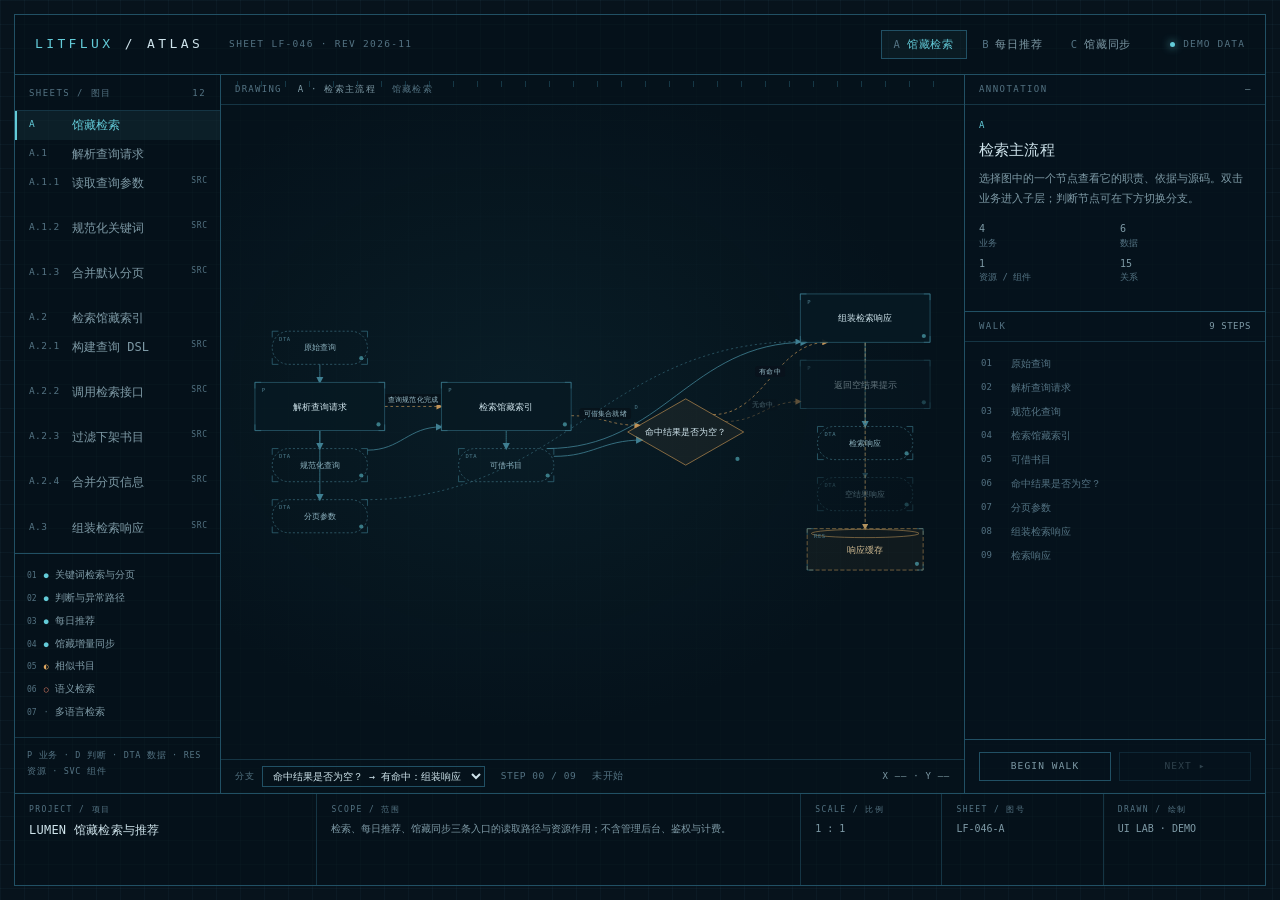
<file: ui-lab/02-blueprint.html>
<!doctype html>
<html lang="zh-CN">
<head>
<meta charset="utf-8">
<meta name="viewport" content="width=device-width,initial-scale=1">
<title>蓝图 · LitFlux</title>
<style>
:root{
  --bg:#07131c; --panel:#0a1c27; --ink:#cfe4ec; --dim:#7e9aa6; --faint:#547383;
  --line:#153544; --line2:#215064; --cyan:#63cbd8; --amber:#e2a961; --red:#d87963;
  --mono:"Cascadia Code","JetBrains Mono","SFMono-Regular",Consolas,"Microsoft YaHei UI",monospace;
}
*{box-sizing:border-box}
html,body{height:100%;margin:0}
body{background:var(--bg);color:var(--ink);font:12px/1.55 var(--mono);-webkit-font-smoothing:antialiased;overflow:hidden}
body::before{content:"";position:fixed;inset:0;background-image:linear-gradient(rgba(91,166,189,.055) 1px,transparent 1px),linear-gradient(90deg,rgba(91,166,189,.055) 1px,transparent 1px);background-size:24px 24px;pointer-events:none}
button,select{font:inherit;color:inherit;background:none;border:0;cursor:pointer}
button:focus-visible,select:focus-visible,[tabindex]:focus-visible{outline:1px solid var(--cyan);outline-offset:2px}
::selection{background:rgba(99,203,216,.25)}
.frame{position:fixed;inset:14px;border:1px solid var(--line2);display:grid;grid-template-columns:206px minmax(0,1fr) 300px;grid-template-rows:60px minmax(0,1fr) 92px;grid-template-areas:"head head head" "index sheet notes" "block block block";background:rgba(5,17,25,.6);overflow:hidden}
.frame::before,.frame::after,.frame-corner{content:"";position:absolute;width:14px;height:14px;border:1px solid var(--cyan);opacity:.5;pointer-events:none}
.frame::before{left:-1px;top:-1px;border-right:0;border-bottom:0}
.frame::after{right:-1px;bottom:-1px;border-left:0;border-top:0}
.frame-corner{left:-1px;bottom:-1px;border-right:0;border-top:0}
.head{grid-area:head;display:flex;align-items:center;gap:26px;padding:0 20px;border-bottom:1px solid var(--line2)}
.brand{font-size:13px;letter-spacing:.26em;color:var(--ink)}
.brand b{color:var(--cyan);font-weight:400}
.head .doc{font-size:9.5px;letter-spacing:.14em;color:var(--faint);text-transform:uppercase}
.tabs{display:flex;gap:2px;margin-left:auto}
.tabs button{font-size:10.5px;letter-spacing:.08em;color:var(--dim);padding:8px 12px;border:1px solid transparent;line-height:1}
.tabs button[aria-current="true"]{color:var(--cyan);border-color:var(--line2);background:rgba(99,203,216,.05)}
.tabs button em{font-style:normal;color:var(--faint);margin-right:6px}
.status{display:flex;align-items:center;gap:8px;font-size:9.5px;letter-spacing:.12em;color:var(--faint)}
.status i{width:5px;height:5px;background:var(--cyan);border-radius:50%;box-shadow:0 0 8px var(--cyan)}
.index{grid-area:index;border-right:1px solid var(--line2);display:flex;flex-direction:column;overflow:hidden}
.sect{padding:12px 14px 9px;border-bottom:1px solid var(--line);display:flex;justify-content:space-between;font-size:9px;letter-spacing:.16em;color:var(--faint);text-transform:uppercase}
.sheet-list{list-style:none;margin:0;padding:0;overflow:auto;flex:1}
.sheet-list button{display:flex;gap:9px;width:100%;text-align:left;padding:6px 12px;line-height:1.4;color:var(--dim);border-left:2px solid transparent}
.sheet-list button:hover{color:var(--ink);background:rgba(99,203,216,.04)}
.sheet-list li[data-current="true"] button{color:var(--cyan);border-left-color:var(--cyan);background:rgba(99,203,216,.07)}
.sheet-list .code{color:var(--faint);min-width:34px;font-size:9.5px;letter-spacing:.04em}
.sheet-list li[data-current="true"] .code{color:var(--cyan)}
.sheet-list .src{margin-left:auto;font-size:8px;color:var(--faint);letter-spacing:.1em}
.caps{padding:10px 12px 14px;border-top:1px solid var(--line2)}
.cap-row{display:flex;gap:7px;padding:4px 0;font-size:9.5px;color:var(--dim);align-items:baseline}
.cap-row .n{color:var(--faint);font-size:8px}
.cap-row .s{font-size:8px}
.cap-row.covered .s{color:var(--cyan)}
.cap-row.pending .s{color:var(--amber)}
.cap-row.unavailable .s{color:var(--red)}
.cap-row.not-implemented .s{color:var(--faint)}
.mini-legend{padding:10px 12px 14px;border-top:1px solid var(--line);font-size:8.5px;letter-spacing:.08em;color:var(--faint);line-height:1.8}
.sheet{grid-area:sheet;position:relative;display:flex;flex-direction:column;min-width:0;border-right:1px solid var(--line2);background:rgba(6,20,29,.35)}
.sheet-head{height:30px;flex:none;display:flex;align-items:center;gap:16px;padding:0 14px;border-bottom:1px solid var(--line);font-size:9px;letter-spacing:.14em;color:var(--faint);text-transform:uppercase}
.sheet-head b{color:var(--dim);font-weight:400}
.canvas{position:relative;flex:1;min-height:0;padding:18px 16px;overflow:hidden}
.canvas::before{content:"";position:absolute;inset:0;background:radial-gradient(ellipse at 40% 45%,rgba(25,74,92,.18),transparent 65%);pointer-events:none}
#graph{position:relative;width:100%;height:100%;display:flex;align-items:center;justify-content:center;cursor:crosshair}
#graph svg{width:100%;height:100%}
.ruler{position:absolute;left:16px;right:16px;top:6px;height:6px;background:repeating-linear-gradient(90deg,var(--line2) 0 1px,transparent 1px 24px);opacity:.6;pointer-events:none}
.sheet-foot{flex:none;height:34px;display:flex;align-items:center;gap:16px;padding:0 14px;border-top:1px solid var(--line);font-size:9.5px;color:var(--faint);letter-spacing:.06em}
.sheet-foot .coord{margin-left:auto;color:var(--dim);font-size:9px;letter-spacing:.08em}
.sheet-foot select{background:transparent;border:1px solid var(--line2);color:var(--ink);font-size:10px;padding:3px 6px;max-width:230px}
.sheet-foot label{display:flex;align-items:center;gap:7px;color:var(--faint);letter-spacing:.1em;text-transform:uppercase;font-size:9px}
.notes{grid-area:notes;display:flex;flex-direction:column;min-width:0;overflow:hidden;background:rgba(7,21,30,.55)}
.notes-head{height:30px;flex:none;display:flex;align-items:center;gap:8px;padding:0 14px;border-bottom:1px solid var(--line);font-size:9px;letter-spacing:.16em;color:var(--faint);text-transform:uppercase}
.notes-head span{color:var(--dim);letter-spacing:.06em;text-transform:none;margin-left:auto;font-size:9px}
.annotation{padding:14px;border-bottom:1px solid var(--line2);min-height:188px}
.annotation .code{font-size:9px;letter-spacing:.12em;color:var(--cyan)}
.annotation h2{font-size:15px;line-height:1.5;font-weight:400;color:var(--ink);margin:6px 0 8px;letter-spacing:.01em}
.annotation p{font-size:10.5px;line-height:1.9;color:var(--dim);margin:0 0 12px}
.meta{display:grid;grid-template-columns:1fr 1fr;gap:5px 10px;font-size:9px;color:var(--faint);margin-bottom:12px}
.meta b{display:block;color:var(--dim);font-weight:400;font-size:10px}
.act{display:flex;gap:8px;flex-wrap:wrap}
.act button{border:1px solid var(--line2);padding:5px 9px;font-size:9.5px;letter-spacing:.1em;color:var(--cyan);text-transform:uppercase}
.act button:hover{background:rgba(99,203,216,.08)}
.act button[hidden]{display:none}
.walk{flex:1;overflow:auto;padding:10px 0 0}
.walk ol{list-style:none;margin:0;padding:0}
.walk li{display:flex;gap:8px;padding:5px 14px;font-size:10px;color:var(--faint);border-left:2px solid transparent;line-height:1.4}
.walk li .i{min-width:22px;font-size:9px;color:var(--faint)}
.walk li.done{color:var(--dim)}
.walk li.done .i{color:var(--cyan)}
.walk li.now{color:var(--cyan);border-left-color:var(--cyan);background:rgba(99,203,216,.06)}
.walk li.now .i{color:var(--cyan)}
.walk li.sel:not(.now){color:var(--amber);border-left-color:var(--amber)}
.readctl{flex:none;display:flex;gap:8px;padding:12px 14px;border-top:1px solid var(--line2)}
.readctl button{flex:1;border:1px solid var(--line2);padding:6px;font-size:9.5px;letter-spacing:.12em;color:var(--dim);text-transform:uppercase}
.readctl button:hover:not(:disabled){color:var(--cyan);border-color:var(--cyan)}
.readctl button:disabled{opacity:.35;cursor:default}
.block{grid-area:block;display:grid;grid-template-columns:1.5fr 2.4fr .7fr .8fr .8fr;border-top:1px solid var(--line2)}
.cell{padding:10px 14px;border-right:1px solid var(--line);display:flex;flex-direction:column;gap:5px;min-width:0}
.cell:last-child{border-right:0}
.cell .k{font-size:8px;letter-spacing:.18em;color:var(--faint);text-transform:uppercase}
.cell .v{font-size:10px;color:var(--dim);line-height:1.5;white-space:nowrap;overflow:hidden;text-overflow:ellipsis}
.cell .v.big{font-size:12px;color:var(--ink);letter-spacing:.02em}
.drawer{position:fixed;right:0;top:0;bottom:0;width:min(640px,94vw);background:#06141e;border-left:1px solid var(--line2);z-index:9;display:flex;flex-direction:column;box-shadow:-30px 0 80px rgba(0,0,0,.45)}
.drawer[hidden],.scrim[hidden]{display:none}
.scrim{position:fixed;inset:0;background:rgba(2,9,14,.55);z-index:8}
.drawer-head{display:flex;align-items:center;justify-content:space-between;gap:12px;padding:14px 18px;border-bottom:1px solid var(--line2);font-size:9px;letter-spacing:.16em;color:var(--faint);text-transform:uppercase}
.drawer-head h2{font-size:12px;letter-spacing:.06em;color:var(--ink);font-weight:400;margin:0;text-transform:none}
.drawer-head button{border:1px solid var(--line2);padding:4px 8px;font-size:9px;color:var(--dim);letter-spacing:.1em}
.drawer-body{overflow:auto;padding:16px 18px 40px}
.src{margin-bottom:22px}
.src h3{font-size:9px;color:var(--faint);font-weight:400;letter-spacing:.08em;margin:0 0 7px}
.src pre{margin:0;padding:12px 14px;border:1px solid var(--line);background:#081822;overflow:auto;font:11px/1.8 var(--mono);color:#a9c6d2}
.src .ln{display:inline-block;width:28px;color:#3f6373;user-select:none}
.leader{stroke:var(--amber);stroke-width:1;stroke-dasharray:3 3;fill:none;opacity:.8}
.leader-dot{fill:var(--amber)}
.callout rect{fill:#0a1c27;stroke:var(--amber);stroke-width:1}
.callout text{fill:var(--amber);font:9px var(--mono);letter-spacing:.04em}
@media (max-width:1180px){
  .frame{grid-template-columns:176px minmax(0,1fr) 250px}
  .annotation p{font-size:10px}
}
@media (max-width:900px){
  body{overflow:auto}
  .frame{position:relative;inset:0;margin:10px;height:auto;grid-template-columns:1fr;grid-template-rows:auto auto auto auto;grid-template-areas:"head" "index" "sheet" "notes" "block"}
  .index{max-height:210px;border-right:0;border-bottom:1px solid var(--line2)}
  .sheet{min-height:420px;border-right:0;border-bottom:1px solid var(--line2)}
  .notes{max-height:330px}
  .block{grid-template-columns:1fr 1fr;height:auto}
}
@media (prefers-reduced-motion:reduce){*{transition:none!important}}
/* graph */
.lf-graph{overflow:visible}
.lf-graph .edge{fill:none;stroke:#2f6274;stroke-width:1}
.lf-graph .edge.role-control{stroke:var(--amber);stroke-dasharray:4 4;opacity:.85}
.lf-graph .edge.role-failure{stroke:var(--red);stroke-dasharray:2 3}
.lf-graph .edge.role-provider-edge{stroke:#8b7fa6;stroke-dasharray:1 3}
.lf-graph .edge.role-resource-edge{stroke:#b3935f;stroke-dasharray:5 3}
.lf-graph .edge.role-data.is-primary{stroke:#3f7f92;stroke-width:1.2}
.lf-graph .edge.role-data:not(.is-primary){stroke-dasharray:3 4;stroke:#356878}
.lf-graph .edge.is-dim{opacity:.4}
.lf-graph .edge-label text{font:10.5px var(--mono);fill:#98bcc8;letter-spacing:.03em}
.lf-graph .edge-label-bg{fill:#08131c;opacity:.96}
.lf-graph .edge-label.is-dim{opacity:.45}
.lf-graph .marker-fill{fill:#3f7f92}
.lf-graph .marker-data{fill:#3f7f92}
.lf-graph .marker-control{fill:var(--amber)}
.lf-graph .marker-failure{fill:var(--red)}
.lf-graph .marker-provider-edge{fill:#8b7fa6}
.lf-graph .marker-resource-edge{fill:#b3935f}
.lf-graph .node{cursor:pointer}
.lf-graph .node .shape{fill:rgba(7,25,35,.92);stroke:#2c6174;stroke-width:1}
.lf-graph .node.role-data .shape{fill:transparent;stroke:#3b6c7d;stroke-dasharray:3 3}
.lf-graph .node.role-decision .shape{fill:rgba(226,169,97,.06);stroke:#b98c4f}
.lf-graph .node.role-resource .shape{fill:rgba(179,147,95,.06);stroke:#9b7d4c;stroke-dasharray:6 3}
.lf-graph .node.role-provider .shape{fill:rgba(139,127,166,.06);stroke:#7f7399;stroke-dasharray:1 3}
.lf-graph .node.role-boundary .shape{stroke:#8a5f52;stroke-dasharray:4 3}
.lf-graph .node .cyl{stroke:#9b7d4c}
.lf-graph .node .n-rule{display:none}
.lf-graph .n-corners{fill:none;stroke:#3f7f92;stroke-width:1;opacity:.85}
.lf-graph .n-title{fill:#cfe4ec;font-family:var(--mono)}
.lf-graph .role-data .n-title{fill:#8fb4c1;font-style:normal}
.lf-graph .role-resource .n-title{fill:#d3bd93}
.lf-graph .role-provider .n-title{fill:#b9aed1}
.lf-graph .n-tag{fill:#4d7b8b;font:8px var(--mono);letter-spacing:.1em}
.lf-graph .source-dot{fill:var(--cyan);opacity:.55}
.lf-graph .node.is-dim{opacity:.46}
.lf-graph .node.is-selected .shape{stroke:var(--amber);stroke-width:1.6}
.lf-graph .node.is-current .shape{stroke:var(--cyan);stroke-width:1.8;filter:drop-shadow(0 0 7px rgba(99,203,216,.35))}
.lf-graph .node.is-current .n-title{fill:#dff8fc}
.lf-graph .node.is-done .shape{stroke:#4e8b78}
.lf-graph .node:hover .shape{stroke:var(--cyan)}
</style>
</head>
<body>
<div class="frame">
  <span class="frame-corner"></span>
  <header class="head">
    <div class="brand"><b>LITFLUX</b> / ATLAS</div>
    <div class="doc">SHEET LF-046 · REV 2026-11</div>
    <nav class="tabs" id="tabs" aria-label="工作流"></nav>
    <div class="status"><i></i>DEMO DATA</div>
  </header>

  <aside class="index">
    <div class="sect"><span>Sheets / 图目</span><span id="treecount"></span></div>
    <ol class="sheet-list" id="tree"></ol>
    <div class="caps" id="caps"></div>
    <div class="mini-legend">P 业务 · D 判断 · DTA 数据 · RES 资源 · SVC 组件</div>
  </aside>

  <section class="sheet">
    <div class="sheet-head"><span>DRAWING</span><b id="sheet-code">A · 检索主流程</b><span id="sheet-trail"></span></div>
    <div class="ruler"></div>
    <div class="canvas" id="canvas"><div id="graph"></div></div>
    <div class="sheet-foot">
      <label>分支 <select id="branch"></select></label>
      <span id="foot-progress">STEP 00 / 00</span>
      <span id="foot-status">未开始</span>
      <span class="coord" id="coord">X —— · Y ——</span>
    </div>
  </section>

  <aside class="notes">
    <div class="notes-head">Annotation <span id="note-code">—</span></div>
    <div class="annotation" id="annotation"></div>
    <div class="notes-head">Walk <span id="walkcount"></span></div>
    <div class="walk"><ol id="walk"></ol></div>
    <div class="readctl">
      <button id="read">Begin walk</button>
      <button id="next" disabled>Next ▸</button>
    </div>
  </aside>

  <footer class="block">
    <div class="cell"><span class="k">Project / 项目</span><span class="v big">LUMEN 馆藏检索与推荐</span></div>
    <div class="cell"><span class="k">Scope / 范围</span><span class="v" id="scope"></span></div>
    <div class="cell"><span class="k">Scale / 比例</span><span class="v">1 : 1</span></div>
    <div class="cell"><span class="k">Sheet / 图号</span><span class="v" id="sheetno">LF-046-A</span></div>
    <div class="cell"><span class="k">Drawn / 绘制</span><span class="v">UI LAB · DEMO</span></div>
  </footer>
</div>

<div class="scrim" id="scrim" hidden></div>
<aside class="drawer" id="drawer" hidden role="dialog" aria-modal="true" aria-labelledby="src-title">
  <div class="drawer-head"><h2 id="src-title">源码</h2><button id="close-src">CLOSE</button></div>
  <div class="drawer-body" id="src-body"></div>
</aside>

<script src="assets/demo.js"></script>
<script src="assets/engine.js"></script>
<script>
(function(){
  var state={wf:'search',key:'workflow:search',selected:null,choices:{},cursor:0,reading:false};
  var $=function(s){return document.querySelector(s)};
  function view(){return LFD.view(state.key)}
  function flow(){return view().flow}
  function dia(){return LFD.diagram(flow())}
  function plan(){return LFD.plan(flow(),dia(),state.choices)}
  function pad2(n){return String(n).padStart(2,'0')}

  function codeMap(){
    var map={};
    (function walk(key,code){
      map[key]=code;
      var kids=LFD.children(key),v=LFD.view(key);
      if(!v.flow)return;
      kids.forEach(function(k,i){walk(k,code+'.'+(i+1))});
    })('workflow:'+state.wf,LFD.workflowOf('workflow:'+state.wf).code);
    return map;
  }

  function go(key){
    var t=LFD.view(key);
    if(!t)return;
    if(!t.flow){state.key=t.parent;state.selected=t.owner.id;state.cursor=0;state.reading=false;render();openSource(t.owner.sources,t.owner.title);return}
    state.key=key;state.selected=null;state.cursor=0;state.reading=false;render();
  }
  function goWf(id){state={wf:id,key:'workflow:'+id,selected:null,choices:{},cursor:0,reading:false};render()}

  function render(){
    renderTabs();renderIndex();renderSheet();renderNotes();renderBlock();
  }

  function renderTabs(){
    $('#tabs').innerHTML=LFD.workflows.map(function(w){
      return '<button data-w="'+w.id+'" aria-current="'+(w.id===state.wf)+'"><em>'+w.code+'</em>'+LFD.esc(w.title)+'</button>';
    }).join('');
    $('#tabs').querySelectorAll('button').forEach(function(b){b.onclick=function(){goWf(b.dataset.w)}});
  }

  function renderIndex(){
    var codes=codeMap(),items=[];
    (function walk(key,code){
      var v=LFD.view(key);
      items.push({key:key,code:code,v:v});
      if(!v.flow)return;
      LFD.children(key).forEach(function(k,i){walk(k,code+'.'+(i+1))});
    })('workflow:'+state.wf,LFD.workflowOf('workflow:'+state.wf).code);
    $('#treecount').textContent=items.length;
    $('#tree').innerHTML=items.map(function(it){
      return '<li data-current="'+(it.key===state.key)+'"><button data-k="'+it.key+'"><span class="code">'+it.code+'</span><span>'+LFD.esc(it.v.title)+'</span>'+(it.v.flow?'':'<span class="src">SRC</span>')+'</button></li>';
    }).join('');
    $('#tree').querySelectorAll('button').forEach(function(b){b.onclick=function(){go(b.dataset.k)}});
    var glyph={covered:'●',pending:'◐',unavailable:'○','not-implemented':'·'};
    $('#caps').innerHTML=LFD.capabilities.map(function(c,i){
      return '<div class="cap-row '+c.status+'" title="'+LFD.esc(c.reason||c.title)+'"><span class="n">'+pad2(i+1)+'</span><span class="s">'+(glyph[c.status]||'·')+'</span><span>'+LFD.esc(c.title)+'</span></div>';
    }).join('');
  }

  function renderSheet(){
    var p=plan(),d=dia(),lay=LFD.layout(d,{gapX:82,pad:26,gapY:26});
    $('#sheet-code').textContent=(codeMap()[state.key]||'')+' · '+flow().title;
    var chain=LFD.crumbs(state.key);
    $('#sheet-trail').textContent=chain.map(function(c){return c.title}).join(' / ');
    $('#sheetno').textContent='LF-046-'+(codeMap()[state.key]||'A').replace(/\./g,'-');
    LFD.render($('#graph'),{dia:d,lay:lay,plan:p,selected:state.selected,cursor:state.cursor,radius:0,corner:false,corners:true,edgeLabels:'control',roleTag:true,tagLabels:{process:'P',decision:'D',boundary:'B',data:'DTA',resource:'RES',provider:'SVC'}});
    $('#graph').querySelectorAll('.node').forEach(function(g){
      g.addEventListener('click',function(){state.selected=g.dataset.id;renderSheet();renderNotes()});
      g.addEventListener('dblclick',function(){var k=state.key+'/'+g.dataset.id;if(LFD.view(k)&&LFD.view(k).flow)go(k)});
      g.addEventListener('keydown',function(e){if(e.key==='Enter'){state.selected=g.dataset.id;renderSheet();renderNotes()}});
    });
    // 引线：选中节点旁的编号标记，与右侧注释面板对应
    var sel=state.selected?lay.byId.get(state.selected):null;
    if(sel){
      var svg=$('#graph svg');
      var code=codeMap()[state.key+'/'+sel.id]||'A';
      var bx=Math.min(lay.width-36,sel.x+sel.w/2+20);
      var by=Math.max(16,sel.y-sel.h/2-16);
      var line=document.createElementNS('http://www.w3.org/2000/svg','path');
      line.setAttribute('class','leader');
      line.setAttribute('d','M '+(sel.x+sel.w/2-14)+' '+(sel.y-sel.h/2)+' L '+(bx-18)+' '+(by+6));
      svg.appendChild(line);
      var g=document.createElementNS('http://www.w3.org/2000/svg','g');
      g.setAttribute('class','callout');
      var rect=document.createElementNS('http://www.w3.org/2000/svg','rect');
      rect.setAttribute('x',bx-19);rect.setAttribute('y',by-9);rect.setAttribute('width','38');rect.setAttribute('height','17');rect.setAttribute('rx','2');
      var text=document.createElementNS('http://www.w3.org/2000/svg','text');
      text.setAttribute('x',bx);text.setAttribute('y',by+3);text.setAttribute('text-anchor','middle');
      text.textContent=code;
      g.appendChild(rect);g.appendChild(text);svg.appendChild(g);
    }
    var total=p.order.length;
    $('#foot-progress').textContent='STEP '+pad2(state.cursor)+' / '+pad2(total);
    $('#foot-status').textContent=!state.reading?'未开始':state.cursor>=total?'本层读完 · 非执行':(p.reasons[state.cursor-1]||'资源已就位');
    var decisions=flow().nodes.filter(function(n){return n.choices&&n.choices.length});
    var sel2=$('#branch');
    sel2.innerHTML=decisions.map(function(n){
      return n.choices.map(function(c){return '<option value="'+n.id+'|'+c.id+'" '+((p.choices[n.id]||n.choices[0].id)===c.id?'selected':'')+'>'+LFD.esc(n.title)+' → '+LFD.esc(c.label)+'</option>'}).join('');
    }).join('')||'<option>本层无分支</option>';
    sel2.disabled=!decisions.length;
    sel2.onchange=function(){
      var parts=sel2.value.split('|');
      state.choices[parts[0]]=parts[1];state.reading=false;state.cursor=0;render();
    };
    $('#walk').innerHTML=p.order.map(function(id,i){
      var n=d.byId.get(id),cls=i<state.cursor?'done':i===state.cursor&&state.reading?'now':'';
      if(id===state.selected)cls+=' sel';
      return '<li class="'+cls+'"><span class="i">'+pad2(i+1)+'</span><span>'+LFD.esc(n.title)+'</span></li>';
    }).join('')||'<li><span class="i">—</span><span>没有可读步骤</span></li>';
    $('#walkcount').textContent=p.order.length+' STEPS';
    $('#read').textContent=state.reading?'RESTART':'BEGIN WALK';
    $('#next').disabled=!state.reading||state.cursor>=total;
    var focusItem=$('#walk').querySelector('li.now')||$('#walk').querySelector('li.sel');
    if(focusItem)focusItem.scrollIntoView({block:'nearest'});
  }

  function renderNotes(){
    var d=dia(),p=plan(),codes=codeMap();
    var node=state.selected?d.byId.get(state.selected):null;
    $('#note-code').textContent=node?(state.selected.indexOf('@')===0?'USE':(codeMap()[state.key+'/'+node.id]||'NODE')):'—';
    if(!node){
      var stats=LFD.stats(flow());
      $('#annotation').innerHTML='<div class="code">'+LFD.esc(codes[state.key]||'')+'</div><h2>'+LFD.esc(flow().title)+'</h2><p>选择图中的一个节点查看它的职责、依据与源码。双击业务进入子层；判断节点可在下方切换分支。</p><div class="meta"><span><b>'+stats.business+'</b>业务</span><span><b>'+stats.data+'</b>数据</span><span><b>'+stats.uses+'</b>资源 / 组件</span><span><b>'+stats.relations+'</b>关系</span></div>';
    }else{
      var role=LFD.roleLabel[node.role]||node.role;
      var srcs=(node.sources||[]).map(function(s){return s.split(':')[0]});
      $('#annotation').innerHTML='<div class="code">'+LFD.esc(codes[state.key]||'')+' / '+role.toUpperCase()+'</div><h2>'+LFD.esc(node.title)+'</h2><p>'+LFD.esc(node.text||'（这条关系没有额外说明）')+'</p><div class="meta"><span><b>'+((node.sources||[]).length)+'</b>源码位置</span><span><b>'+(node.owner||'—')+'</b>归属</span><span style="grid-column:1/-1"><b>'+LFD.esc(srcs.join(' · ')||'—')+'</b>文件</span></div><div class="act"><button id="a-src" '+(srcs.length?'':'hidden')+'>Source</button><button id="a-child" '+(node.detail?'':'hidden')+'>Explore</button></div>';
      var b1=$('#a-src');if(b1)b1.onclick=function(){openSource(node.sources,node.title)};
      var b2=$('#a-child');if(b2)b2.onclick=function(){go(state.key+'/'+node.id)};
    }
    $('#read').onclick=function(){state.reading=true;state.cursor=0;state.selected=null;render()};
  }
  function renderBlock(){
    $('#scope').textContent=LFD.meta.scope;
  }

  function openSource(refs,title){
    if(!refs||!refs.length)return;
    $('#src-title').textContent=title+' · SOURCE';
    $('#src-body').innerHTML=LFD.source(refs).map(function(s){
      return '<section class="src"><h3>'+LFD.esc(s.path)+':'+s.start+'–'+s.end+'</h3><pre>'+s.lines.map(function(l,i){return '<span class="ln">'+(s.start+i)+'</span>'+LFD.esc(l||' ')}).join('\n')+'</pre></section>';
    }).join('');
    $('#drawer').hidden=false;$('#scrim').hidden=false;$('#close-src').focus();
  }
  $('#close-src').onclick=function(){$('#drawer').hidden=true;$('#scrim').hidden=true};
  $('#scrim').onclick=function(){$('#drawer').hidden=true;$('#scrim').hidden=true};
  document.addEventListener('keydown',function(e){if(e.key==='Escape'){$('#drawer').hidden=true;$('#scrim').hidden=true}});

  $('#next').onclick=function(){
    var p=plan();if(!state.reading||state.cursor>=p.order.length)return;
    state.selected=p.order[state.cursor];state.cursor+=1;render();
  };
  $('#canvas').addEventListener('mousemove',function(e){
    var r=$('#canvas').getBoundingClientRect();
    $('#coord').textContent='X '+pad2(Math.round(e.clientX-r.left))+' · Y '+pad2(Math.round(e.clientY-r.top));
  });
  document.addEventListener('keydown',function(e){
    if((e.key==='ArrowRight')&&state.reading&&!$('#next').disabled){$('#next').click()}
  });
  render();
})();
</script>
</body>
</html>
</file>
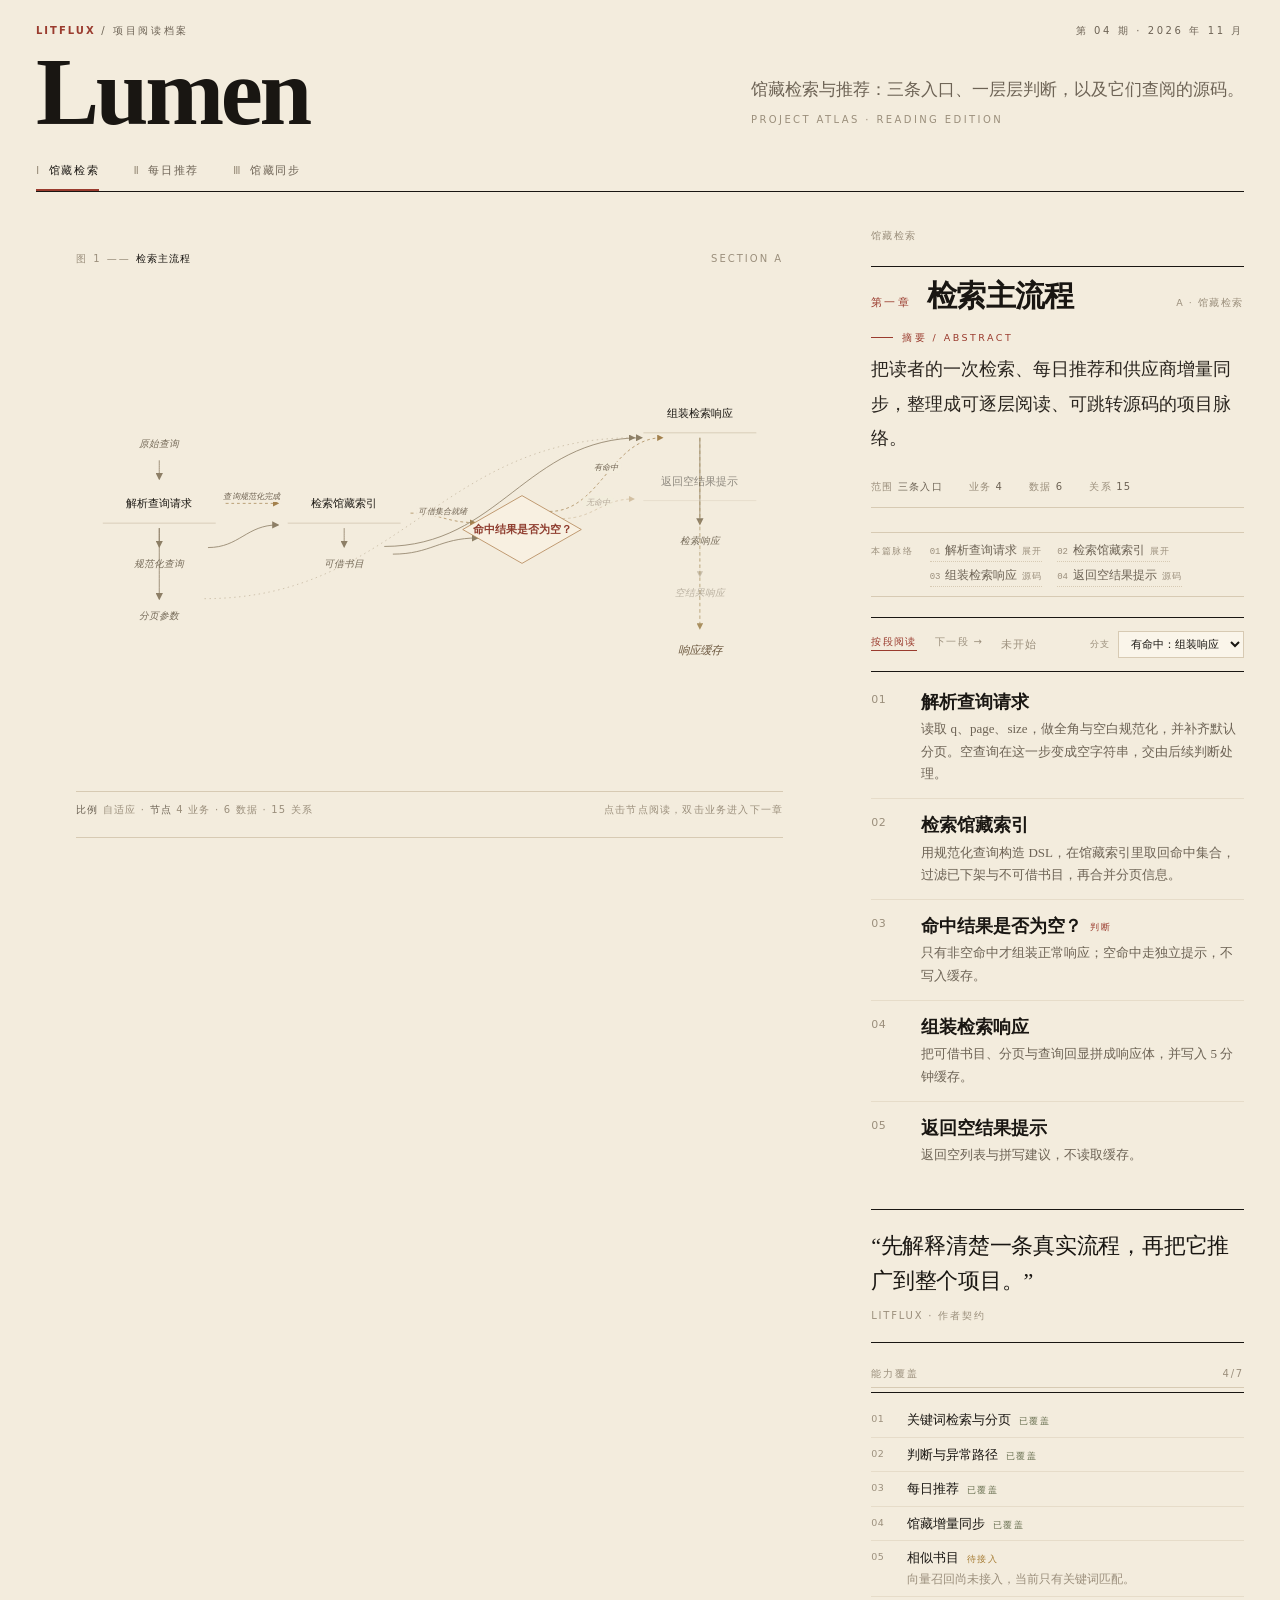
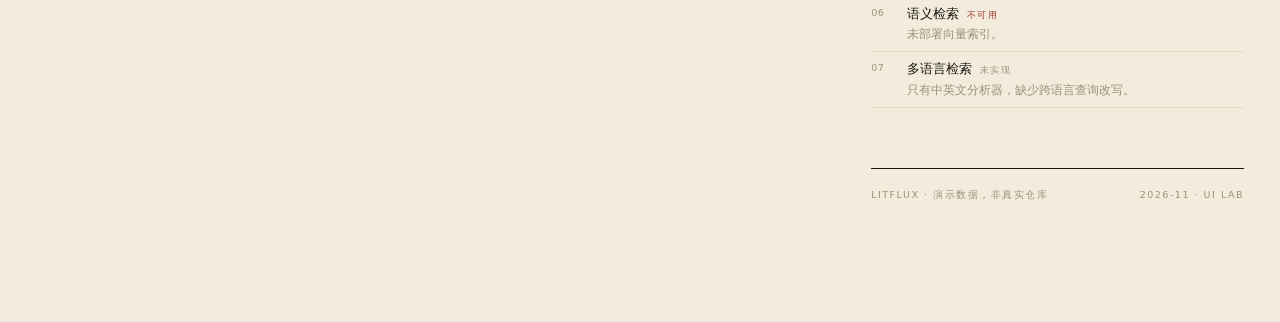
<file: ui-lab/03-editorial.html>
<!doctype html>
<html lang="zh-CN">
<head>
<meta charset="utf-8">
<meta name="viewport" content="width=device-width,initial-scale=1">
<title>篇章 · LitFlux</title>
<style>
:root{
  --cream:#f3ecdd; --cream-2:#faf5ea; --ink:#191612; --muted:#6d6355; --faint:#9b8f7c;
  --rule:#d7cab3; --rule-soft:#e6dcc9; --brick:#9a3b2e; --olive:#6c7354;
  --serif:"Songti SC","Noto Serif SC","Source Han Serif SC","Iowan Old Style",Georgia,serif;
  --sans:"Segoe UI","PingFang SC","Hiragino Sans GB","Microsoft YaHei UI",system-ui,sans-serif;
  --mono:"Cascadia Code",Consolas,monospace;
}
*{box-sizing:border-box}
html{scroll-behavior:smooth}
body{margin:0;background:var(--cream);color:var(--ink);font:16px/1.9 var(--serif);-webkit-font-smoothing:antialiased}
button{font:inherit;color:inherit;background:none;border:0;padding:0;cursor:pointer}
button:focus-visible,[tabindex]:focus-visible{outline:2px solid var(--brick);outline-offset:3px}
::selection{background:#e6cdbf}
.wrap{max-width:1600px;margin:0 auto;padding:0 36px}
.mast{padding:26px 0 0;border-bottom:1px solid var(--ink)}
.mast-top{display:flex;align-items:baseline;justify-content:space-between;gap:20px;font:10px/1 var(--sans);letter-spacing:.26em;text-transform:uppercase;color:var(--muted)}
.mast-top b{font-weight:600;letter-spacing:.2em;color:var(--brick)}
.mast-title{display:flex;align-items:flex-end;justify-content:space-between;gap:20px;padding:16px 0 20px}
.mast-title h1{font-size:clamp(54px,7.4vw,104px);line-height:.86;letter-spacing:-.035em;font-weight:600;margin:0}
.mast-title .sub{max-width:34em;padding-bottom:6px}
.mast-title .sub p{margin:0;font-size:17px;line-height:1.6;color:var(--muted)}
.mast-title .sub span{display:block;font:10px/1.4 var(--sans);letter-spacing:.24em;text-transform:uppercase;color:var(--faint);margin-top:10px}
.tabs{display:flex;gap:34px;padding:12px 0 0}
.tabs button{font:10.5px/1 var(--sans);letter-spacing:.16em;text-transform:uppercase;color:var(--muted);padding:0 0 13px;border-bottom:2px solid transparent;display:flex;gap:9px;align-items:baseline}
.tabs button i{font-style:normal;font-size:11px;letter-spacing:.04em;color:var(--faint)}
.tabs button[aria-current="true"]{color:var(--ink);border-bottom-color:var(--brick)}
.spread{display:grid;grid-template-columns:minmax(0,1.9fr) minmax(340px,.9fr);gap:48px;align-items:start;padding:30px 0 80px}
.plate{position:sticky;top:0;height:calc(100vh - 300px);min-height:460px;max-height:820px;display:flex;flex-direction:column;padding:16px 0 20px;border-bottom:1px solid var(--rule)}
.plate-head{display:flex;align-items:baseline;justify-content:space-between;gap:16px;font:10px/1 var(--sans);letter-spacing:.2em;text-transform:uppercase;color:var(--faint)}
.plate-head b{font-weight:500;color:var(--ink);letter-spacing:.1em}
.plate-fig{position:relative;flex:1;min-height:0;margin:14px 0 10px}
#graph{position:absolute;inset:0;display:flex;align-items:center;justify-content:center}
#graph svg{width:100%;height:100%}
.plate-fig::after{display:none}
.plate-foot{display:flex;align-items:baseline;justify-content:space-between;gap:14px;font:10px/1.5 var(--sans);letter-spacing:.12em;text-transform:uppercase;color:var(--faint);border-top:1px solid var(--rule);padding-top:10px}
.plate-foot em{font-style:normal;color:var(--muted)}
.note-card{position:absolute;left:0;right:0;bottom:44px;background:var(--cream-2);border:1px solid var(--rule);padding:18px 20px 16px;display:none;box-shadow:0 10px 30px rgba(60,45,25,.07);z-index:2}
.note-card.on{display:block}
.note-card .k{font:9.5px/1 var(--sans);letter-spacing:.2em;text-transform:uppercase;color:var(--faint);display:flex;justify-content:space-between}
.note-card h3{font-size:22px;line-height:1.3;font-weight:600;margin:7px 0 6px;letter-spacing:-.01em}
.note-card p{margin:0 0 10px;font-size:13.5px;line-height:1.8;color:var(--muted)}
.note-card .do{display:flex;gap:20px;align-items:center}
.note-card .do button{font:10px/1 var(--sans);letter-spacing:.14em;text-transform:uppercase;color:var(--brick);border-bottom:1px solid currentColor;padding-bottom:3px}
.note-card .do span{font:10px/1 var(--sans);letter-spacing:.08em;color:var(--faint)}
.prose{min-width:0;padding-top:6px}
.crumbs{display:flex;flex-wrap:wrap;align-items:baseline;gap:7px;font:10px/1.6 var(--sans);letter-spacing:.12em;text-transform:uppercase;color:var(--faint);margin-bottom:22px}
.crumbs button{color:var(--muted);letter-spacing:.12em;text-transform:uppercase}
.crumbs button:hover{color:var(--brick)}
.crumbs .sep{color:#c3b49c}
.chapter{display:flex;align-items:baseline;gap:16px;border-top:1px solid var(--ink);padding-top:10px;margin-bottom:18px}
.chapter .no{font:11px/1 var(--sans);letter-spacing:.2em;color:var(--brick)}
.chapter h2{font-size:30px;line-height:1.25;font-weight:600;letter-spacing:-.02em;margin:0}
.chapter .tag{margin-left:auto;font:9.5px/1 var(--sans);letter-spacing:.16em;text-transform:uppercase;color:var(--faint)}
.lede{font-size:18px;line-height:1.9;margin:0 0 24px;color:#2a251f}
.abs{display:block;font:9.5px/1 var(--sans);letter-spacing:.26em;text-transform:uppercase;color:var(--brick);margin-bottom:10px}
.abs::before{content:"";display:inline-block;width:22px;height:1px;background:var(--brick);vertical-align:3px;margin-right:9px}
.byline{display:flex;gap:26px;flex-wrap:wrap;font:10px/1.6 var(--sans);letter-spacing:.12em;text-transform:uppercase;color:var(--faint);border-bottom:1px solid var(--rule);padding-bottom:12px;margin-bottom:24px}
.byline b{color:var(--muted);font-weight:500}
.steps{list-style:none;margin:0;padding:0;counter-reset:step}
.steps li{border-top:1px solid var(--rule-soft);padding:14px 0 12px;display:grid;grid-template-columns:38px 1fr;gap:12px;cursor:pointer;transition:background .15s}
.steps li:first-child{border-top:0}
.steps li:hover{background:rgba(154,59,46,.035)}
.steps li .n{font:11px/1.9 var(--sans);letter-spacing:.06em;color:var(--faint)}
.steps li h3{font-size:17.5px;line-height:1.45;font-weight:600;margin:0 0 3px;letter-spacing:-.005em}
.steps li p{margin:0;font-size:13px;line-height:1.75;color:var(--muted)}
.steps li .role{font:9px/1 var(--sans);letter-spacing:.14em;text-transform:uppercase;color:var(--faint);margin-left:8px;vertical-align:2px}
.steps li[data-kind="decision"] .role{color:var(--brick)}
.steps li.current{background:#f8efe2}
.steps li.current .n{color:var(--brick)}
.steps li.done .n{color:var(--olive)}
.steps li.selected h3{color:var(--brick)}
.pull{border-top:1px solid var(--ink);border-bottom:1px solid var(--ink);margin:30px 0 26px;padding:18px 0;font-size:22px;line-height:1.6;letter-spacing:-.01em}
.pull span{display:block;font:10px/1.6 var(--sans);letter-spacing:.18em;text-transform:uppercase;color:var(--faint);margin-top:10px}
.subs-head{display:flex;align-items:baseline;justify-content:space-between;gap:10px;font:10px/1 var(--sans);letter-spacing:.18em;text-transform:uppercase;color:var(--faint);border-bottom:1px solid var(--rule);padding-bottom:8px;margin-bottom:4px}
.subs{list-style:none;margin:0 0 30px;padding:0}
.subs li{border-bottom:1px solid var(--rule-soft)}
.subs button{display:flex;width:100%;align-items:baseline;gap:12px;text-align:left;padding:9px 0;font-size:14.5px;color:#322c24}
.subs button:hover{color:var(--brick)}
.subs .s{margin-left:auto;font:9px/1 var(--sans);letter-spacing:.12em;text-transform:uppercase;color:var(--faint)}
.caps{border-top:1px solid var(--ink);padding-top:10px}
.cap{display:grid;grid-template-columns:26px 1fr;gap:10px;padding:7px 0;border-bottom:1px solid var(--rule-soft);font-size:13px;line-height:1.5}
.cap .n{font:9.5px/1.8 var(--sans);color:var(--faint);letter-spacing:.06em}
.cap .st{font:9px/1 var(--sans);letter-spacing:.14em;text-transform:uppercase;color:var(--olive);margin-left:8px}
.cap.pending .st{color:#a67c34}
.cap.unavailable .st{color:var(--brick)}
.cap.not-implemented .st{color:var(--faint)}
.cap .why{display:block;font-size:11.5px;line-height:1.65;color:var(--faint);margin-top:2px}
.toc{display:flex;gap:16px;align-items:baseline;border-top:1px solid var(--rule);border-bottom:1px solid var(--rule);padding:9px 0;margin:0 0 18px}
.toc-k{font:9px/1.6 var(--sans);letter-spacing:.18em;text-transform:uppercase;color:var(--faint);white-space:nowrap}
.toc-list{display:flex;flex-wrap:wrap;gap:5px 15px}
.toc button{font-size:12px;color:var(--muted);border-bottom:1px dotted var(--rule);padding-bottom:2px;line-height:1.4}
.toc button:hover{color:var(--brick);border-color:var(--brick)}
.toc .n{font:9px/1 var(--mono);color:var(--faint);margin-right:5px}
.toc .s{font:8.5px/1 var(--sans);letter-spacing:.1em;text-transform:uppercase;color:var(--faint);margin-left:5px}
.readline{display:flex;align-items:center;gap:18px;padding:13px 0;margin:20px 0 4px;border-top:1px solid var(--ink);border-bottom:1px solid var(--ink);font:10px/1 var(--sans);letter-spacing:.14em;text-transform:uppercase}
.readline button{color:var(--brick);border-bottom:1px solid currentColor;padding-bottom:3px;letter-spacing:.14em;text-transform:uppercase;font-size:10px}
.readline button:disabled{color:var(--faint);border-color:transparent;cursor:default}
.readline .status{color:var(--faint);letter-spacing:.08em;text-transform:none;font-size:11px}
.readline .branch-sel{margin-left:auto;display:flex;align-items:center;gap:8px;color:var(--faint);font-size:9px;letter-spacing:.12em}
.readline select{font:11px var(--sans);color:var(--ink);background:var(--cream-2);border:1px solid var(--rule);border-radius:0;padding:5px 8px;max-width:230px;letter-spacing:0;text-transform:none}
.foot{border-top:1px solid var(--ink);margin-top:60px;padding:18px 0 40px;display:flex;justify-content:space-between;gap:20px;font:9.5px/1.6 var(--sans);letter-spacing:.16em;text-transform:uppercase;color:var(--faint)}
.reader{position:fixed;inset:0;background:var(--cream);z-index:30;overflow:auto;display:none}
.reader.on{display:block}
.reader-inner{max-width:840px;margin:0 auto;padding:54px 40px 80px}
.reader-head{display:flex;align-items:baseline;justify-content:space-between;border-bottom:1px solid var(--ink);padding-bottom:12px;font:10px/1 var(--sans);letter-spacing:.2em;text-transform:uppercase;color:var(--faint)}
.reader-head h2{font-size:34px;line-height:1.25;font-weight:600;margin:26px 0 8px;letter-spacing:-.02em;color:var(--ink);text-transform:none;letter-spacing:-.02em}
.reader-head p{font:10px/1.6 var(--sans);letter-spacing:.14em;text-transform:uppercase;color:var(--faint);margin:0}
.reader-head button{border-bottom:1px solid var(--rule);padding-bottom:3px;color:var(--muted)}
.reader .src{margin-top:30px}
.reader .src h3{font:10.5px/1.6 var(--mono);color:var(--muted);font-weight:400;margin:0 0 8px}
.reader pre{margin:0;padding:18px 20px;background:var(--cream-2);border:1px solid var(--rule);overflow:auto;font:12.5px/1.9 var(--mono);color:#332d25}
.reader .ln{display:inline-block;width:32px;color:#b9ab93;user-select:none}
.reader .cap-note{font-size:12px;color:var(--faint);margin-top:12px}
@media (max-width:1100px){
  .wrap{padding:0 28px}
  .spread{grid-template-columns:minmax(0,1fr) 360px;gap:34px}
}
@media (max-width:880px){
  body{font-size:15px}
  .spread{grid-template-columns:1fr;gap:30px}
  .plate{position:relative;height:460px;padding-top:0}
  .mast-title{flex-direction:column;align-items:flex-start;gap:6px}
  .mast-title .sub{padding:0}
  .wrap{padding:0 20px}
  .plate-fig::after{display:none}
}
@media (prefers-reduced-motion:reduce){*{transition:none!important}html{scroll-behavior:auto}}
/* graph */
.lf-graph{overflow:visible}
.lf-graph .edge{fill:none;stroke:#b9ab93;stroke-width:1}
.lf-graph .edge.role-control{stroke:#a3814d;stroke-dasharray:4 4}
.lf-graph .edge.role-failure{stroke:#a45a45;stroke-dasharray:2 4}
.lf-graph .edge.role-provider-edge{stroke:#8f7f96;stroke-dasharray:1 4}
.lf-graph .edge.role-resource-edge{stroke:#a98f5f;stroke-dasharray:5 4}
.lf-graph .edge.role-data.is-primary{stroke:#8d7f66;stroke-width:1.15}
.lf-graph .edge.role-data:not(.is-primary){stroke-dasharray:2 5;stroke:#c0b29a}
.lf-graph .edge.is-dim{opacity:.4}
.lf-graph .edge-label text{font:italic 11.5px var(--serif);fill:#6f6250;letter-spacing:.01em}
.lf-graph .edge-label-bg{fill:var(--cream);opacity:.96}
.lf-graph .edge-label.is-dim{opacity:.48}
.lf-graph .marker-fill{fill:#b9ab93}
.lf-graph .marker-data{fill:#8d7f66}
.lf-graph .marker-control{fill:#a3814d}
.lf-graph .marker-failure{fill:#a45a45}
.lf-graph .marker-provider-edge{fill:#8f7f96}
.lf-graph .marker-resource-edge{fill:#a98f5f}
.lf-graph .node{cursor:pointer}
.lf-graph .node .shape{fill:transparent;stroke:transparent;stroke-width:1.2;pointer-events:all}
.lf-graph .node.role-decision .shape{fill:#f8f0e1;stroke:#b08252;stroke-width:1.1}
.lf-graph .node.role-resource .shape,.lf-graph .node.role-provider .shape{fill:transparent;stroke:transparent}
.lf-graph .node.role-boundary .shape{fill:transparent;stroke:#c3a98a;stroke-dasharray:4 4}
.lf-graph .node .cyl{display:none}
.lf-graph .node .n-rule{stroke:#cfc2ab;stroke-width:1;opacity:1}
.lf-graph .node.role-data .n-rule{display:none}
.lf-graph .n-title{fill:#1c1914;font-family:var(--serif);font-weight:500}
.lf-graph .role-data .n-title{fill:#756a58;font-style:italic;font-weight:400}
.lf-graph .role-resource .n-title{fill:#6c583f;font-style:italic}
.lf-graph .role-provider .n-title{fill:#655572;font-style:italic}
.lf-graph .role-decision .n-title{fill:#8f3d2f;font-weight:600}
.lf-graph .n-tag{display:none}
.lf-graph .source-dot{display:none}
.lf-graph .node.is-dim{opacity:.46}
.lf-graph .node.is-selected .n-title,.lf-graph .node.is-current .n-title{fill:var(--brick)}
.lf-graph .node.is-selected .n-rule,.lf-graph .node.is-current .n-rule{stroke:var(--brick)}
.lf-graph .node.is-current .shape{stroke:var(--brick)}
.lf-graph .node.is-done .n-title{fill:#6c7354}
.lf-graph .node:hover .n-title{fill:var(--brick)}
</style>
</head>
<body>
<div class="wrap">
  <header class="mast">
    <div class="mast-top"><span><b>LitFlux</b> / 项目阅读档案</span><span>第 04 期 · 2026 年 11 月</span></div>
    <div class="mast-title">
      <h1>Lumen</h1>
      <div class="sub"><p>馆藏检索与推荐：三条入口、一层层判断，以及它们查阅的源码。</p><span>Project Atlas · Reading Edition</span></div>
    </div>
    <nav class="tabs" id="tabs" aria-label="工作流"></nav>
  </header>

  <main class="spread">
    <figure class="plate">
      <div class="plate-head"><span>图 1 —— <b id="plate-title">检索主流程</b></span><span id="plate-sheet">SECTION A</span></div>
      <div class="plate-fig" id="plate-fig" data-code="01">
        <div id="graph"></div>
        <div class="note-card" id="note-card">
          <div class="k"><span id="note-kind">节点</span><span id="note-src-count"></span></div>
          <h3 id="note-title"></h3>
          <p id="note-text"></p>
          <div class="do"><button id="note-src">查看源码</button><button id="note-child">进入子业务</button><span id="note-meta"></span></div>
        </div>
      </div>
      <figcaption class="plate-foot"><span><em>比例</em> 自适应 · <em>节点</em> <span id="plate-stats">—</span></span><span id="plate-hint">点击节点阅读，双击业务进入下一章</span></figcaption>
    </figure>

    <article class="prose">
      <nav class="crumbs" id="crumbs" aria-label="当前位置"></nav>
      <div class="chapter"><span class="no" id="chap-no">第一章</span><h2 id="chap-title">检索主流程</h2><span class="tag" id="chap-tag">A · SEARCH</span></div>
      <span class="abs">摘要 / Abstract</span>
      <p class="lede" id="lede"></p>
      <div class="byline"><span>范围 <b id="by-scope">三条入口</b></span><span>业务 <b id="by-nodes">—</b></span><span>数据 <b id="by-data">—</b></span><span>关系 <b id="by-rel">—</b></span></div>

      <div class="toc"><span class="toc-k">本篇脉络</span><div class="toc-list" id="toc"></div></div>

      <div class="readline">
        <button id="read">按段阅读</button>
        <button id="next" disabled>下一段 →</button>
        <span class="status" id="read-status">未开始</span>
        <label class="branch-sel">分支 <select id="branch"></select></label>
      </div>

      <ol class="steps" id="steps"></ol>

      <blockquote class="pull" id="pull">“先解释清楚一条真实流程，再把它推广到整个项目。”<span>LitFlux · 作者契约</span></blockquote>

      <div class="subs-head"><span>能力覆盖</span><span id="caps-count">COVERAGE</span></div>
      <div class="caps" id="caps"></div>

      <footer class="foot"><span>LitFlux · 演示数据，非真实仓库</span><span id="foot-date">2026-11 · UI LAB</span></footer>
    </article>
  </main>
</div>

<div class="reader" id="reader" role="dialog" aria-modal="true" aria-labelledby="reader-title">
  <div class="reader-inner">
    <div class="reader-head"><span>源码摘录 / SOURCE</span><button id="reader-close">关闭 ×</button></div>
    <h2 id="reader-title">源码</h2>
    <p id="reader-sub"></p>
    <div id="reader-body"></div>
    <p class="cap-note">位置经过校验；解释是否充分仍需人工对照。本页为设计稿。</p>
  </div>
</div>

<script src="assets/demo.js"></script>
<script src="assets/engine.js"></script>
<script>
(function(){
  var state={wf:'search',key:'workflow:search',selected:null,choices:{},cursor:0,reading:false};
  var $=function(s){return document.querySelector(s)};
  function view(){return LFD.view(state.key)}
  function flow(){return view().flow}
  function dia(){return LFD.diagram(flow())}
  function plan(){return LFD.plan(flow(),dia(),state.choices)}
  function pad2(n){return String(n).padStart(2,'0')}
  var ordinals=['第一章','第二章','第三章','第四章','第五章','第六章'];

  function go(key){
    var t=LFD.view(key);
    if(!t)return;
    if(!t.flow){state.key=t.parent;state.selected=t.owner.id;state.cursor=0;state.reading=false;render();openReader(t.owner.sources,t.owner.title);return}
    state.key=key;state.selected=null;state.cursor=0;state.reading=false;render();
    window.scrollTo({top:0,behavior:'smooth'});
  }
  function goWf(id){state={wf:id,key:'workflow:'+id,selected:null,choices:{},cursor:0,reading:false};render()}

  function render(){
    renderTabs();renderPlate();renderProse();
  }

  function renderTabs(){
    $('#tabs').innerHTML=LFD.workflows.map(function(w,i){
      return '<button data-w="'+w.id+'" aria-current="'+(w.id===state.wf)+'"><i>'+['Ⅰ','Ⅱ','Ⅲ'][i]+'</i>'+LFD.esc(w.title)+'</button>';
    }).join('');
    $('#tabs').querySelectorAll('button').forEach(function(b){b.onclick=function(){goWf(b.dataset.w)}});
  }

  function renderPlate(){
    var d=dia(),p=plan(),lay=LFD.layout(d,{gapX:74,pad:24,gapY:26});
    $('#plate-title').textContent=flow().title;
    $('#plate-sheet').textContent='SECTION '+LFD.workflowOf(state.key).code;
    $('#plate-fig').dataset.code=pad2(LFD.crumbs(state.key).length);
    var stats=LFD.stats(flow());
    $('#plate-stats').textContent=stats.business+' 业务 · '+stats.data+' 数据 · '+stats.relations+' 关系';
    $('#plate-hint').textContent=state.reading?('第 '+state.cursor+' / '+p.order.length+' 段'):'点击节点阅读，双击业务进入下一章';
    LFD.render($('#graph'),{dia:d,lay:lay,plan:p,selected:state.selected,cursor:state.cursor,radius:0,edgeLabels:'control',fontScale:1.25});
    $('#graph').querySelectorAll('.node').forEach(function(g){
      g.addEventListener('click',function(){state.selected=g.dataset.id;render()});
      g.addEventListener('dblclick',function(){var k=state.key+'/'+g.dataset.id;if(LFD.view(k)&&LFD.view(k).flow)go(k)});
      g.addEventListener('keydown',function(e){if(e.key==='Enter'){state.selected=g.dataset.id;render()}});
    });
    var node=state.selected?d.byId.get(state.selected):null;
    var card=$('#note-card');
    if(node){
      card.classList.add('on');
      $('#note-kind').textContent=(LFD.roleLabel[node.role]||node.role)+(node.owner?' · '+node.owner:'');
      $('#note-src-count').textContent=(node.sources||[]).length+' SOURCE';
      $('#note-title').textContent=node.title;
      $('#note-text').textContent=node.text||'（这条关系没有额外说明）';
      $('#note-meta').textContent=node.detail?'可展开':(node.sources&&node.sources.length?'可查源码':'');
      $('#note-src').hidden=!(node.sources&&node.sources.length);
      $('#note-child').hidden=!node.detail;
      $('#note-src').onclick=function(){openReader(node.sources,node.title)};
      $('#note-child').onclick=function(){go(state.key+'/'+node.id)};
    }else card.classList.remove('on');
  }

  function renderProse(){
    var d=dia(),p=plan(),v=view();
    var chain=LFD.crumbs(state.key);
    $('#crumbs').innerHTML=chain.map(function(c,i){
      var last=i===chain.length-1;
      return (i?'<span class="sep">/</span>':'')+(last?'<span>'+LFD.esc(c.title)+'</span>':'<button data-k="'+c.key+'">'+LFD.esc(c.title)+'</button>');
    }).join('');
    $('#crumbs').querySelectorAll('button').forEach(function(b){b.onclick=function(){go(b.dataset.k)}});
    $('#chap-no').textContent=ordinals[Math.min(chain.length-1,ordinals.length-1)];
    $('#chap-title').textContent=flow().title;
    $('#chap-tag').textContent=LFD.workflowOf(state.key).code+' · '+LFD.workflowOf(state.key).title.toUpperCase();
    $('#lede').textContent=chain.length===1?LFD.meta.summary:'这一章只回答一件事：'+flow().title+' 在真实实现里如何消费输入、做出判断，并把结果交给下一步。';
    var stats=LFD.stats(flow());
    $('#by-scope').textContent=chain.length===1?'三条入口':'本层 '+stats.business+' 个业务';
    $('#by-nodes').textContent=stats.business;
    $('#by-data').textContent=stats.data;
    $('#by-rel').textContent=stats.relations;

    var steps=flow().nodes;
    $('#steps').innerHTML=steps.map(function(n,i){
      var kind=n.kind||'process';
      var role=kind==='decision'?'判断':kind==='boundary'?'边界':'';
      var planOrder=p.order.indexOf(n.id);
      var cls=[];
      if(state.reading&&planOrder>=0&&planOrder<state.cursor)cls.push('done');
      if(state.reading&&planOrder===state.cursor)cls.push('current');
      if(n.id===state.selected)cls.push('selected');
      return '<li data-id="'+n.id+'" data-kind="'+kind+'" class="'+cls.join(' ')+'"><span class="n">'+pad2(i+1)+'</span><div><h3>'+LFD.esc(n.title)+(role?'<span class="role">'+role+'</span>':'')+'</h3><p>'+LFD.esc(n.text||'')+'</p></div></li>';
    }).join('');
    $('#steps').querySelectorAll('li').forEach(function(li){
      li.onclick=function(){state.selected=li.dataset.id;render()};
    });

    $('#read').textContent=state.reading?'重新开始':'按段阅读';
    $('#next').disabled=!state.reading||state.cursor>=p.order.length;
    $('#read-status').textContent=!state.reading?'未开始':p.order.length===0?'本层没有可读步骤':state.cursor>=p.order.length?'本层读完 · 这是阅读，不是执行':state.cursor+' / '+p.order.length+' · '+p.reasons[state.cursor-1];

    var decisions=flow().nodes.filter(function(n){return n.choices&&n.choices.length});
    var branch=$('#branch');
    branch.innerHTML=decisions.map(function(n){
      return n.choices.map(function(c){return '<option value="'+n.id+'|'+c.id+'" '+((p.choices[n.id]||n.choices[0].id)===c.id?'selected':'')+'>'+LFD.esc(c.label)+'</option>'}).join('');
    }).join('')||'<option>本层无分支</option>';
    branch.disabled=!decisions.length;
    branch.onchange=function(){
      var parts=branch.value.split('|');
      state.choices[parts[0]]=parts[1];state.reading=false;state.cursor=0;state.selected=null;render();
    };

    var kids=LFD.children(state.key);
    $('#toc').innerHTML=kids.length?kids.map(function(k,i){
      var c=LFD.view(k);
      return '<button data-k="'+k+'"><span class="n">'+pad2(i+1)+'</span>'+LFD.esc(c.title)+'<span class="s">'+(c.flow?'展开':'源码')+'</span></button>';
    }).join(''):'<span style="font-size:11px;color:var(--faint)">本层没有子业务</span>';
    $('#toc').querySelectorAll('button').forEach(function(b){b.onclick=function(){go(b.dataset.k)}});

    var glyph={covered:'已覆盖',pending:'待接入',unavailable:'不可用','not-implemented':'未实现'};
    $('#caps-count').textContent=LFD.capabilities.filter(function(c){return c.status==='covered'}).length+'/'+LFD.capabilities.length;
    $('#caps').innerHTML=LFD.capabilities.map(function(c,i){
      return '<div class="cap '+c.status+'"><span class="n">'+pad2(i+1)+'</span><div><span>'+LFD.esc(c.title)+'</span><span class="st">'+(glyph[c.status]||c.status)+'</span>'+(c.reason?'<span class="why">'+LFD.esc(c.reason)+'</span>':'')+'</div></div>';
    }).join('');
  }

  function openReader(refs,title){
    if(!refs||!refs.length)return;
    $('#reader-title').textContent=title;
    $('#reader-sub').textContent=refs.length+' 处源码位置';
    $('#reader-body').innerHTML=LFD.source(refs).map(function(s){
      return '<section class="src"><h3>'+LFD.esc(s.path)+':'+s.start+'–'+s.end+'</h3><pre>'+s.lines.map(function(l,i){return '<span class="ln">'+(s.start+i)+'</span>'+LFD.esc(l||' ')}).join('\n')+'</pre></section>';
    }).join('');
    $('#reader').classList.add('on');
    document.body.style.overflow='hidden';
    $('#reader-close').focus();
  }
  function closeReader(){$('#reader').classList.remove('on');document.body.style.overflow=''}
  $('#reader-close').onclick=closeReader;
  document.addEventListener('keydown',function(e){if(e.key==='Escape')closeReader()});

  $('#read').onclick=function(){state.reading=true;state.cursor=0;state.selected=null;render()};
  $('#next').onclick=function(){
    var p=plan();if(!state.reading||state.cursor>=p.order.length)return;
    state.selected=p.order[state.cursor];state.cursor+=1;render();
    var el=$('#steps li[data-id="'+state.selected+'"]');
    if(el)el.scrollIntoView({block:'center',behavior:'smooth'});
  };
  render();
})();
</script>
</body>
</html>
</file>
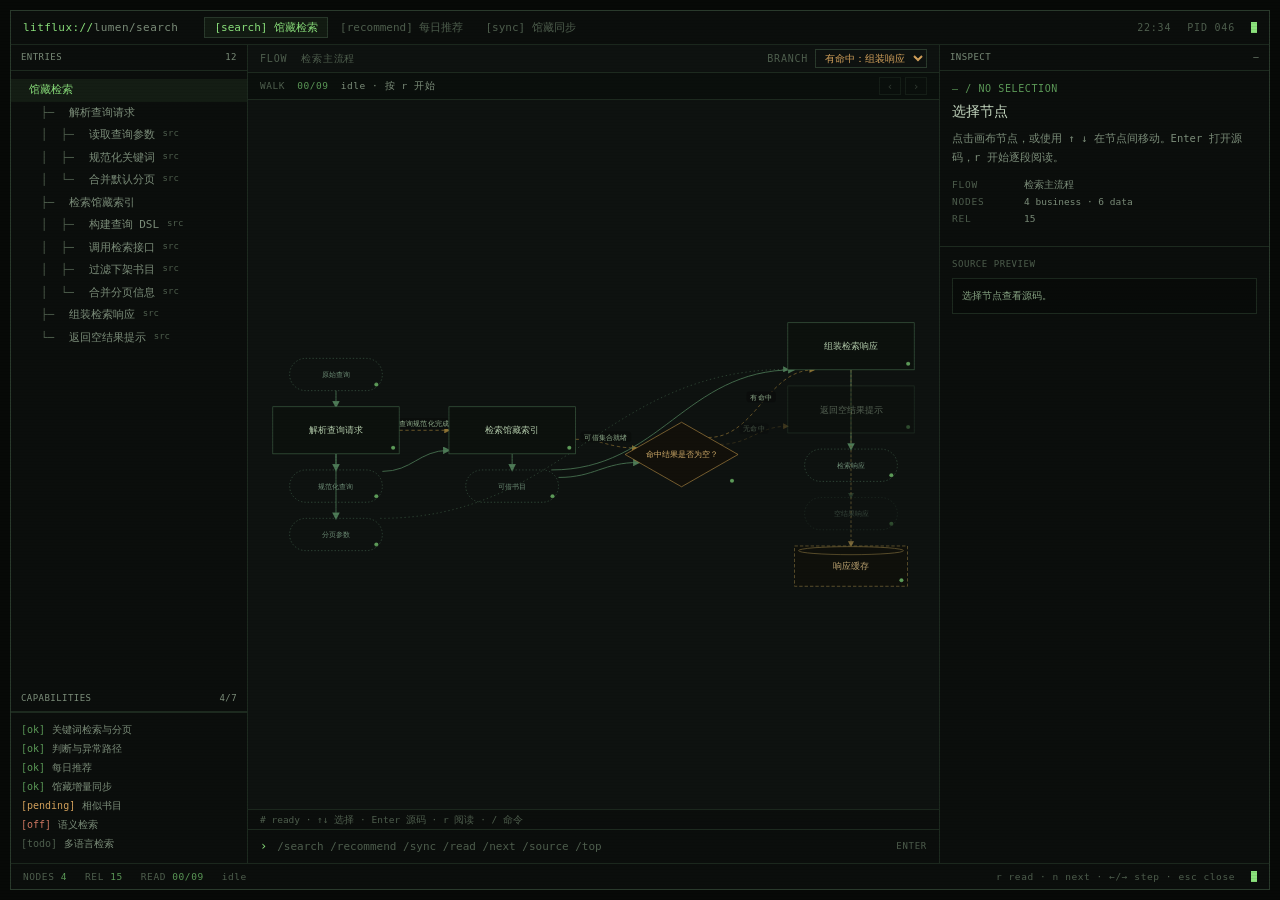
<file: ui-lab/04-terminal.html>
<!doctype html>
<html lang="zh-CN">
<head>
<meta charset="utf-8">
<meta name="viewport" content="width=device-width,initial-scale=1">
<title>终端 · LitFlux</title>
<style>
:root{
  --void:#070907; --panel:#0b0e0c; --panel-2:#0e1210; --ink:#c9dcc4; --dim:#7d8f7b; --faint:#4f5f4e;
  --line:#1d2a1f; --line-2:#2a3a2c; --green:#8be27c; --green-2:#5c9a58; --amber:#d6a35c; --red:#cf7862; --violet:#a58cc0;
  --mono:"Cascadia Mono","Cascadia Code","JetBrains Mono",Consolas,"Microsoft YaHei UI",monospace;
}
*{box-sizing:border-box}
html,body{height:100%;margin:0}
body{background:var(--void);color:var(--ink);font:12px/1.6 var(--mono);overflow:hidden;-webkit-font-smoothing:antialiased}
body::after{content:"";position:fixed;inset:0;background:repeating-linear-gradient(0deg,rgba(0,0,0,.22) 0 1px,transparent 1px 3px);pointer-events:none;z-index:50;opacity:.35}
button,select,input{font:inherit;color:inherit;background:none;border:0;outline:none;cursor:pointer}
button:focus-visible,input:focus-visible,select:focus-visible,[tabindex]:focus-visible{outline:1px solid var(--green);outline-offset:2px}
::selection{background:rgba(139,226,124,.25)}
.tty{position:fixed;inset:10px;border:1px solid var(--line-2);display:flex;flex-direction:column;background:var(--panel);overflow:hidden}
.bar{height:34px;flex:none;display:flex;align-items:center;gap:18px;padding:0 12px;border-bottom:1px solid var(--line);color:var(--dim);font-size:11px;letter-spacing:.04em}
.bar .path{color:var(--green)}
.bar .path b{font-weight:400;color:var(--dim)}
.tabs{display:flex;gap:2px;margin-left:8px}
.tabs button{padding:4px 9px;border:1px solid transparent;color:var(--faint);font-size:11px;line-height:1}
.tabs button[aria-current="true"]{border-color:var(--line-2);color:var(--green);background:rgba(139,226,124,.06)}
.tabs button:hover{color:var(--ink)}
.bar .right{margin-left:auto;display:flex;gap:16px;align-items:center;font-size:10px;color:var(--faint);letter-spacing:.08em}
.blink{display:inline-block;width:6px;height:11px;background:var(--green);animation:blink 1.1s steps(1) infinite;vertical-align:-1px}
.grid{flex:1;min-height:0;display:grid;grid-template-columns:236px minmax(0,1fr) 330px}
.pane{min-width:0;min-height:0;display:flex;flex-direction:column;overflow:hidden}
.pane+.pane{border-left:1px solid var(--line)}
.pane-title{height:26px;flex:none;display:flex;align-items:center;justify-content:space-between;padding:0 10px;border-bottom:1px solid var(--line);color:var(--faint);font-size:9px;letter-spacing:.16em;text-transform:uppercase}
.pane-title span{color:var(--dim);letter-spacing:.05em}
.tree{flex:1;overflow:auto;padding:8px 0 12px}
.tree button{display:flex;gap:8px;width:100%;text-align:left;padding:3px 10px;color:var(--dim);font-size:11px;line-height:1.5;white-space:nowrap}
.tree button:hover{color:var(--ink);background:rgba(139,226,124,.04)}
.tree button[data-current="true"]{color:var(--green);background:rgba(139,226,124,.07)}
.tree .pre{color:var(--faint);white-space:pre}
.tree button[data-current="true"] .pre{color:var(--green-2)}
.tree .code{margin-left:auto;color:var(--faint);font-size:9px}
.tree .src{color:var(--faint);font-size:9px}
.cap{padding:7px 10px 10px;border-top:1px solid var(--line);font-size:10px;max-height:190px;overflow:auto}
.cap-row{display:flex;gap:7px;padding:2px 0;color:var(--dim);line-height:1.5}
.cap-row .s{color:var(--faint)}
.cap-row.covered .s{color:var(--green-2)}
.cap-row.pending .s{color:var(--amber)}
.cap-row.unavailable .s{color:var(--red)}
.mid{background:var(--panel-2);position:relative}
.flowhead{height:28px;flex:none;display:flex;align-items:center;gap:14px;padding:0 12px;border-bottom:1px solid var(--line);font-size:10px;color:var(--faint);letter-spacing:.08em}
.flowhead b{font-weight:400;color:var(--dim);letter-spacing:.04em}
.flowhead .scale{margin-left:auto}
.flowhead select{font-size:10px;color:var(--amber);border:1px solid var(--line-2);padding:2px 5px;max-width:220px}
.walkbar{height:27px;flex:none;display:flex;align-items:center;gap:12px;padding:0 12px;border-bottom:1px solid var(--line);font-size:9.5px;color:var(--faint);letter-spacing:.06em;background:#0a0f0c}
.walkbar b{font-weight:400;color:var(--green-2)}
.walkbar .lbl{color:var(--dim);overflow:hidden;white-space:nowrap;text-overflow:ellipsis;max-width:48%}
.walkbar.reading b,.walkbar.reading .lbl{color:var(--green)}
.walkbar .ctl{margin-left:auto;display:flex;gap:4px}
.walkbar .ctl button{width:22px;height:18px;border:1px solid var(--line-2);color:var(--dim);font-size:11px;line-height:1}
.walkbar .ctl button:hover:not(:disabled){color:var(--green);border-color:var(--green-2)}
.walkbar .ctl button:disabled{opacity:.35;cursor:default}
.canvas{flex:1;min-height:0;position:relative;padding:8px 10px 0}
#graph{position:absolute;inset:0;display:flex;align-items:center;justify-content:center;padding:10px}
#graph svg{width:100%;height:100%}
.cmd{height:34px;flex:none;display:flex;align-items:center;gap:8px;padding:0 12px;border-top:1px solid var(--line);background:var(--panel)}
.cmd .prompt{color:var(--green)}
.cmd input{flex:1;font-size:11px;color:var(--ink);caret-color:var(--green)}
.cmd input::placeholder{color:var(--faint)}
.cmd .hint{color:var(--faint);font-size:9px;letter-spacing:.08em}
.log{padding:0 12px;height:20px;flex:none;display:flex;align-items:center;color:var(--faint);font-size:9.5px;border-top:1px solid var(--line);overflow:hidden;white-space:nowrap;background:var(--panel)}
.log b{color:var(--dim);font-weight:400}
.right .body{flex:1;overflow:auto;display:flex;flex-direction:column}
.inspect{padding:10px 12px;border-bottom:1px solid var(--line)}
.inspect .id{color:var(--green-2);font-size:10px;letter-spacing:.06em}
.inspect h2{font-size:14px;line-height:1.45;font-weight:400;color:var(--ink);margin:4px 0 8px}
.inspect p{font-size:10.5px;line-height:1.8;color:var(--dim);margin:0 0 10px}
.kv{display:grid;grid-template-columns:64px 1fr;gap:2px 8px;font-size:9.5px;line-height:1.6}
.kv dt{color:var(--faint);letter-spacing:.08em}
.kv dd{margin:0;color:var(--dim);overflow-wrap:anywhere}
.acts{display:flex;gap:8px;margin-top:10px;flex-wrap:wrap}
.acts button{border:1px solid var(--line-2);padding:3px 7px;font-size:9px;color:var(--green-2);letter-spacing:.08em}
.acts button:hover{color:var(--green);border-color:var(--green-2)}
.mini{flex:1;overflow:auto;padding:10px 12px}
.mini h3{font-size:9px;color:var(--faint);font-weight:400;margin:0 0 6px;letter-spacing:.06em}
.mini pre{margin:0 0 12px;font:10px/1.8 var(--mono);color:#87a483;background:#080b09;border:1px solid var(--line);padding:8px 9px;overflow:auto;white-space:pre}
.mini .ln{display:inline-block;width:24px;color:#3c4b3a}
.status{height:26px;flex:none;display:flex;align-items:center;gap:18px;padding:0 12px;border-top:1px solid var(--line);color:var(--faint);font-size:9.5px;letter-spacing:.06em;background:var(--panel)}
.status b{color:var(--green-2);font-weight:400}
.status .r{margin-left:auto;display:flex;gap:16px;align-items:center}
.status .cur{width:6px;height:11px;background:var(--green);animation:blink 1.1s steps(1) infinite}
@keyframes blink{50%{opacity:0}}
.reader{position:fixed;inset:0;background:rgba(4,7,5,.94);z-index:60;display:none;overflow:auto}
.reader.on{display:block}
.reader .box{max-width:940px;margin:52px auto;border:1px solid var(--line-2);background:var(--panel);padding:0 0 20px}
.reader .head{display:flex;align-items:center;justify-content:space-between;padding:10px 14px;border-bottom:1px solid var(--line);font-size:10px;color:var(--faint);letter-spacing:.12em}
.reader .head b{color:var(--ink);font-weight:400;letter-spacing:.04em}
.reader .head button{border:1px solid var(--line-2);padding:3px 8px;font-size:9px;color:var(--dim);letter-spacing:.1em}
.reader .body{padding:14px 16px}
.reader .src h3{font-size:9.5px;color:var(--faint);font-weight:400;margin:0 0 6px}
.reader .src pre{margin:0 0 20px;padding:12px 14px;background:#080b09;border:1px solid var(--line);font:11.5px/1.8 var(--mono);color:#a8c4a3;overflow:auto}
.reader .ln{display:inline-block;width:30px;color:#3c4b3a;user-select:none}
@media (max-width:1100px){.grid{grid-template-columns:200px minmax(0,1fr) 260px}}
@media (max-width:850px){
  body{overflow:auto}
  .tty{position:relative;inset:0;margin:8px;height:auto;min-height:100vh}
  .grid{grid-template-columns:1fr;grid-template-rows:auto auto auto}
  .pane+.pane{border-left:0;border-top:1px solid var(--line)}
  .tree{max-height:220px}
  .canvas{min-height:380px}
  .right .body{display:flex}
  .inspect{flex:1}
  .mini{display:none}
}
@media (prefers-reduced-motion:reduce){.blink,.status .cur{animation:none}body::after{opacity:.2}}
/* graph */
.lf-graph{overflow:visible}
.lf-graph .edge{fill:none;stroke:#30513a;stroke-width:1}
.lf-graph .edge.role-control{stroke:#8f7434;stroke-dasharray:5 4}
.lf-graph .edge.role-failure{stroke:#9c4f3d;stroke-dasharray:2 3}
.lf-graph .edge.role-provider-edge{stroke:#6b5a7a;stroke-dasharray:1 3}
.lf-graph .edge.role-resource-edge{stroke:#7d6a3a;stroke-dasharray:4 3}
.lf-graph .edge.role-data.is-primary{stroke:#4d7a56;stroke-width:1.25}
.lf-graph .edge.role-data:not(.is-primary){stroke-dasharray:2 4;stroke:#3a5741}
.lf-graph .edge.is-dim{opacity:.38}
.lf-graph .edge-label text{font:10.5px var(--mono);fill:#93b08f;letter-spacing:.02em}
.lf-graph .edge-label-bg{fill:#0b0e0c;opacity:.96}
.lf-graph .edge-label.is-dim{opacity:.42}
.lf-graph .marker-fill{fill:#30513a}
.lf-graph .marker-data{fill:#4d7a56}
.lf-graph .marker-control{fill:#8f7434}
.lf-graph .marker-failure{fill:#9c4f3d}
.lf-graph .marker-provider-edge{fill:#6b5a7a}
.lf-graph .marker-resource-edge{fill:#7d6a3a}
.lf-graph .node{cursor:pointer}
.lf-graph .node .shape{fill:#0c110d;stroke:#3c5c42;stroke-width:1}
.lf-graph .node.role-data .shape{fill:transparent;stroke:#3d5c47;stroke-dasharray:2 3}
.lf-graph .node.role-decision .shape{fill:#12100a;stroke:#a8823f}
.lf-graph .node.role-resource .shape{fill:#0f100b;stroke:#7d6a3a;stroke-dasharray:5 3}
.lf-graph .node.role-provider .shape{fill:#0e0b11;stroke:#6b5a7a;stroke-dasharray:1 3}
.lf-graph .node.role-boundary .shape{fill:transparent;stroke:#7d4f42;stroke-dasharray:4 3}
.lf-graph .node .cyl{stroke:#7d6a3a}
.lf-graph .node .n-rule{display:none}
.lf-graph .n-title{fill:#b6cfae;font-family:var(--mono)}
.lf-graph .role-data .n-title{fill:#6f8f78}
.lf-graph .role-decision .n-title{fill:#d6b06c}
.lf-graph .role-resource .n-title{fill:#c2a874}
.lf-graph .role-provider .n-title{fill:#b09cc6}
.lf-graph .n-tag{fill:#50694f;font:8px var(--mono);letter-spacing:.1em}
.lf-graph .source-dot{fill:#5c9a58}
.lf-graph .node.is-dim{opacity:.42}
.lf-graph .node.is-selected .shape{stroke:var(--green);stroke-width:1.6}
.lf-graph .node.is-selected .n-title{fill:#d9f5d0}
.lf-graph .node.is-current .shape{stroke:var(--green);stroke-width:1.8}
.lf-graph .node.is-current .n-title{fill:var(--green)}
.lf-graph .node.is-done .shape{stroke:#5c9a58}
.lf-graph .node:hover .shape{stroke:#7fc079}
</style>
</head>
<body>
<div class="tty">
  <header class="bar">
    <span class="path">litflux://<b id="path">lumen/search</b></span>
    <nav class="tabs" id="tabs" aria-label="工作流"></nav>
    <div class="right"><span id="clock">--:--</span><span>PID 046</span><span class="blink"></span></div>
  </header>

  <div class="grid">
    <aside class="pane left">
      <div class="pane-title"><span>ENTRIES</span><span id="treecount">12</span></div>
      <div class="tree" id="tree"></div>
      <div class="pane-title"><span>CAPABILITIES</span><span id="capcount">4/7</span></div>
      <div class="cap" id="caps"></div>
    </aside>

    <main class="pane mid">
      <div class="flowhead"><span>FLOW</span><span id="flow-title">检索主流程</span><label class="scale">BRANCH <select id="branch"></select></label></div>
      <div class="walkbar" id="walkbar"><span>WALK</span><b id="walk-pos">00/00</b><span class="lbl" id="walk-label">idle · 按 r 开始</span><div class="ctl"><button id="w-prev" disabled aria-label="上一步">‹</button><button id="w-next" disabled aria-label="下一步">›</button></div></div>
      <div class="canvas"><div id="graph"></div></div>
      <div class="log" id="log"># ready · ↑↓ 选择 · Enter 源码 · r 阅读 · / 命令</div>
      <div class="cmd"><span class="prompt">›</span><input id="cmd" autocomplete="off" spellcheck="false" placeholder="/search /recommend /sync /read /next /source /top"><span class="hint">ENTER</span></div>
    </main>

    <aside class="pane right">
      <div class="pane-title"><span>INSPECT</span><span id="role">—</span></div>
      <div class="body">
        <div class="inspect" id="inspect"></div>
        <div class="mini"><h3>SOURCE PREVIEW</h3><pre id="mini">选择节点查看源码。</pre></div>
      </div>
    </aside>
  </div>

  <footer class="status">
    <span>NODES <b id="s-nodes">12</b></span>
    <span>REL <b id="s-rel">15</b></span>
    <span>READ <b id="s-read">00/00</b></span>
    <span id="s-step">idle</span>
    <span class="r"><span>r read · n next · ←/→ step · esc close</span><span class="cur"></span></span>
  </footer>
</div>

<div class="reader" id="reader" role="dialog" aria-modal="true" aria-labelledby="reader-title">
  <div class="box">
    <div class="head"><span>SOURCE / <b id="reader-title">—</b></span><button id="reader-close">CLOSE [ESC]</button></div>
    <div class="body" id="reader-body"></div>
  </div>
</div>

<script src="assets/demo.js"></script>
<script src="assets/engine.js"></script>
<script>
(function(){
  var state={wf:'search',key:'workflow:search',selected:null,choices:{},cursor:0,reading:false};
  var $=function(s){return document.querySelector(s)};
  function view(){return LFD.view(state.key)}
  function flow(){return view().flow}
  function dia(){return LFD.diagram(flow())}
  function plan(){return LFD.plan(flow(),dia(),state.choices)}
  function pad2(n){return String(n).padStart(2,'0')}
  function log(msg){$('#log').textContent='# '+msg}

  function go(key){
    var t=LFD.view(key);
    if(!t)return;
    if(!t.flow){state.key=t.parent;state.selected=t.owner.id;state.cursor=0;state.reading=false;render();openSource(t.owner.sources,t.owner.title);return}
    state.key=key;state.selected=null;state.cursor=0;state.reading=false;render();
  }
  function goWf(id){state={wf:id,key:'workflow:'+id,selected:null,choices:{},cursor:0,reading:false};render()}
  function select(id){state.selected=id;render()}

  function render(){
    renderTabs();renderTree();renderGraph();renderInspect();renderStatus();
  }

  function renderTabs(){
    $('#tabs').innerHTML=LFD.workflows.map(function(w){
      return '<button data-w="'+w.id+'" aria-current="'+(w.id===state.wf)+'">['+w.id+'] '+LFD.esc(w.title)+'</button>';
    }).join('');
    $('#tabs').querySelectorAll('button').forEach(function(b){b.onclick=function(){goWf(b.dataset.w)}});
    $('#path').textContent='lumen/'+state.wf;
  }

  function renderTree(){
    var rows=[];
    (function walk(key,prefix,last){
      var v=LFD.view(key);
      rows.push({key:key,v:v,prefix:prefix?(prefix+(last?'└─ ':'├─ ')):''});
      if(!v.flow)return;
      var kids=LFD.children(key);
      kids.forEach(function(k,i){walk(k,prefix?(prefix+(last?'   ':'│  ')):'   ',i===kids.length-1)});
    })('workflow:'+state.wf,'',true);
    $('#treecount').textContent=rows.length;
    $('#tree').innerHTML=rows.map(function(r){
      return '<button data-k="'+r.key+'" data-current="'+(r.key===state.key)+'"><span class="pre">'+r.prefix+'</span><span>'+LFD.esc(r.v.title)+'</span>'+(r.v.flow?'':'<span class="src">src</span>')+'</button>';
    }).join('');
    $('#tree').querySelectorAll('button').forEach(function(b){b.onclick=function(){go(b.dataset.k)}});
    var glyph={covered:'ok',pending:'pending',unavailable:'off','not-implemented':'todo'};
    var covered=LFD.capabilities.filter(function(c){return c.status==='covered'}).length;
    $('#capcount').textContent=covered+'/'+LFD.capabilities.length;
    $('#caps').innerHTML=LFD.capabilities.map(function(c){
      return '<div class="cap-row '+c.status+'" title="'+LFD.esc(c.reason||'')+'"><span class="s">['+(glyph[c.status]||'?')+']</span><span>'+LFD.esc(c.title)+'</span></div>';
    }).join('');
  }

  function renderGraph(){
    var d=dia(),p=plan(),lay=LFD.layout(d,{gapX:74,pad:22,gapY:24});
    $('#flow-title').textContent=flow().title;
    LFD.render($('#graph'),{dia:d,lay:lay,plan:p,selected:state.selected,cursor:state.cursor,radius:0,edgeLabels:'control'});
    $('#graph').querySelectorAll('.node').forEach(function(g){
      g.addEventListener('click',function(){select(g.dataset.id)});
      g.addEventListener('dblclick',function(){var k=state.key+'/'+g.dataset.id;if(LFD.view(k)&&LFD.view(k).flow)go(k)});
      g.addEventListener('keydown',function(e){if(e.key==='Enter'){e.preventDefault();e.stopPropagation();select(g.dataset.id)}});
    });
    var decisions=flow().nodes.filter(function(n){return n.choices&&n.choices.length});
    var sel=$('#branch');
    sel.innerHTML=decisions.map(function(n){
      return n.choices.map(function(c){return '<option value="'+n.id+'|'+c.id+'" '+((p.choices[n.id]||n.choices[0].id)===c.id?'selected':'')+'>'+LFD.esc(c.label)+'</option>'}).join('');
    }).join('')||'<option>none</option>';
    sel.disabled=!decisions.length;
    sel.onchange=function(){
      var parts=sel.value.split('|');
      state.choices[parts[0]]=parts[1];state.reading=false;state.cursor=0;render();
      log('branch → '+parts[0]+'='+parts[1]);
    };
    var total=p.order.length;
    var node=state.selected?d.byId.get(state.selected):null;
    $('#s-read').textContent=pad2(state.cursor)+'/'+pad2(total);
    $('#s-step').textContent=!state.reading?'idle':state.cursor>=total?'done · not executed':(p.reasons[state.cursor-1]||'resources ready');
    $('#walk-pos').textContent=pad2(state.cursor)+'/'+pad2(total);
    $('#walk-label').textContent=state.reading?(node?'第 '+pad2(Math.max(state.cursor,1))+' 步 · '+node.title:(p.order.length?'从输入开始':'本层无步骤')):(node?'selected · '+node.title:'idle · 按 r 开始');
    $('#walkbar').classList.toggle('reading',state.reading);
    $('#w-prev').disabled=!state.reading||state.cursor<=0;
    $('#w-next').disabled=!state.reading||state.cursor>=total;
    $('#s-nodes').textContent=stats().business;
    $('#s-rel').textContent=stats().relations;
  }

  function stats(){return LFD.stats(flow())}

  function renderInspect(){
    var d=dia(),node=state.selected?d.byId.get(state.selected):null;
    var host=$('#inspect');
    if(!node){
      host.innerHTML='<div class="id">— / NO SELECTION</div><h2>选择节点</h2><p>点击画布节点，或使用 ↑ ↓ 在节点间移动。Enter 打开源码，r 开始逐段阅读。</p><dl class="kv"><dt>FLOW</dt><dd>'+LFD.esc(flow().title)+'</dd><dt>NODES</dt><dd>'+stats().business+' business · '+stats().data+' data</dd><dt>REL</dt><dd>'+stats().relations+'</dd></dl>';
      $('#role').textContent='—';
      $('#mini').textContent='选择节点查看源码。';
      return;
    }
    var refs=LFD.source(node.sources||[]);
    $('#role').textContent=(LFD.roleLabel[node.role]||node.role);
    host.innerHTML='<div class="id">'+LFD.esc(node.id)+'</div><h2>'+LFD.esc(node.title)+'</h2><p>'+LFD.esc(node.text||'（这条关系没有额外说明）')+'</p><dl class="kv"><dt>ROLE</dt><dd>'+(LFD.roleLabel[node.role]||node.role)+'</dd><dt>OWNER</dt><dd>'+(node.owner||'—')+'</dd><dt>SOURCES</dt><dd>'+refs.length+'</dd><dt>DETAIL</dt><dd>'+(node.detail?'可展开':'—')+'</dd></dl><div class="acts"><button id="i-src">SOURCE</button><button id="i-child">EXPLORE</button></div>';
    $('#i-src').hidden=!refs.length;
    $('#i-child').hidden=!node.detail;
    $('#i-src').onclick=function(){openSource(node.sources,node.title)};
    $('#i-child').onclick=function(){go(state.key+'/'+node.id)};
    if(refs.length){
      var s=refs[0];
      $('#mini').innerHTML=s.lines.slice(0,7).map(function(line,i){
        return '<span class="ln">'+(s.start+i)+'</span>'+LFD.esc(line||' ');
      }).join('\n');
    }else $('#mini').textContent='（无源码依据）';
  }

  function renderStatus(){
    var p=plan();
    $('#s-read').textContent=pad2(state.cursor)+'/'+pad2(p.order.length);
  }

  function startRead(){
    state.reading=true;state.cursor=0;state.selected=null;render();
    log('read · '+plan().order.length+' steps planned');
  }
  function nextStep(){
    var p=plan();if(!state.reading){log('read not started · press r');return}
    if(state.cursor>=p.order.length){log('already at end');return}
    state.selected=p.order[state.cursor];state.cursor+=1;render();
    var node=dia().byId.get(state.selected);
    log('step '+pad2(state.cursor)+'/'+p.order.length+' · '+node.title);
  }
  function prevStep(){
    if(!state.reading||state.cursor<=0){log('nothing to step back');return}
    state.cursor-=1;state.selected=state.cursor?plan().order[state.cursor-1]:null;render();
    log('back to '+pad2(state.cursor));
  }
  function current(){return state.selected?dia().byId.get(state.selected):null}
  function openSelected(){var n=current();if(!n||!n.sources||!n.sources.length){log('selected node has no source');return}openSource(n.sources,n.title)}
  function goTop(){state.key='workflow:'+state.wf;state.selected=null;state.cursor=0;state.reading=false;render();log('top')}

  function openSource(refs,title){
    if(!refs||!refs.length)return;
    $('#reader-title').textContent=title;
    $('#reader-body').innerHTML=LFD.source(refs).map(function(s){
      return '<section class="src"><h3>'+LFD.esc(s.path)+':'+s.start+'–'+s.end+'</h3><pre>'+s.lines.map(function(l,i){return '<span class="ln">'+(s.start+i)+'</span>'+LFD.esc(l||' ')}).join('\n')+'</pre></section>';
    }).join('');
    $('#reader').classList.add('on');
    $('#reader-close').focus();
  }
  function closeSource(){$('#reader').classList.remove('on')}

  $('#reader-close').onclick=closeSource;
  $('#clock').textContent=new Date().toTimeString().slice(0,5);
  $('#w-prev').onclick=prevStep;
  $('#w-next').onclick=nextStep;

  var commands={
    '/search':function(){goWf('search')},
    '/recommend':function(){goWf('recommend')},
    '/sync':function(){goWf('sync')},
    '/read':startRead,
    '/next':nextStep,
    '/prev':prevStep,
    '/source':openSelected,
    '/top':goTop,
    '/reset':function(){state.reading=false;state.cursor=0;state.selected=null;render();log('reading reset')}
  };
  $('#cmd').addEventListener('keydown',function(e){
    if(e.key!=='Enter')return;
    var raw=e.target.value.trim(),key=raw.indexOf('/')===0?raw:'/'+raw;
    e.target.value='';
    if(commands[key]){commands[key]();log(raw+' · ok')}
    else log(raw?'unknown command: '+raw:'type /read, /next, /search, /source');
  });

  document.addEventListener('keydown',function(e){
    if(e.target.tagName==='INPUT'||e.target.tagName==='SELECT')return;
    if(e.key==='Escape'){closeSource();return}
    if(e.key==='r'){startRead();return}
    if(e.key==='n'){nextStep();return}
    if(e.key==='ArrowRight'){nextStep();return}
    if(e.key==='ArrowLeft'){prevStep();return}
    if(e.key==='Enter'){openSelected();return}
    if(e.key==='/'){e.preventDefault();$('#cmd').focus();return}
    if(e.key==='ArrowDown'||e.key==='ArrowUp'){
      e.preventDefault();
      var nodes=dia().nodes,ids=nodes.map(function(n){return n.id});
      var at=state.selected?ids.indexOf(state.selected):-1;
      var next=at+(e.key==='ArrowDown'?1:-1);
      if(next<0)next=ids.length-1;
      if(next>=ids.length)next=0;
      state.selected=ids[next];render();
      return;
    }
  });
  render();
})();
</script>
</body>
</html>
</file>
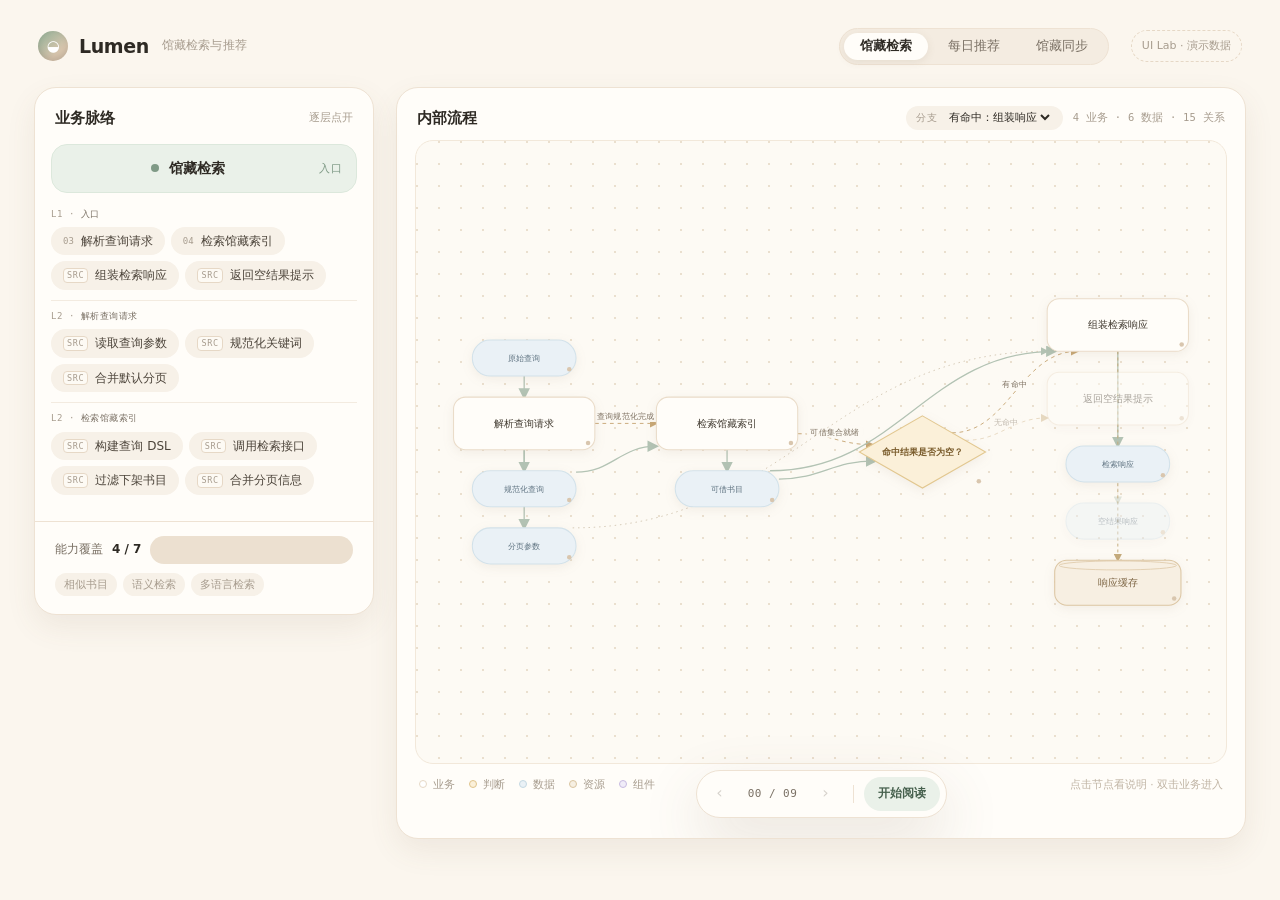
<file: ui-lab/05-soft.html>
<!doctype html>
<html lang="zh-CN">
<head>
<meta charset="utf-8">
<meta name="viewport" content="width=device-width,initial-scale=1">
<title>柔和 · LitFlux</title>
<style>
:root{
  --paper:#fbf6ee; --card:#fffdf9; --ink:#2e2a24; --muted:#7a7064; --faint:#a79c8e;
  --line:#eee2d3; --line-2:#e6d8c6; --sage:#7f9a86; --sage-soft:#eaf1e9;
  --peach:#eeb096; --peach-soft:#fbe9e0; --butter:#f0d8a6; --butter-soft:#fbf0d9;
  --lilac:#c7bae0; --lilac-soft:#f0ecf8; --sky:#a9c4d4; --sky-soft:#eaf1f6;
  --shadow:0 12px 30px rgba(110,88,62,.09); --shadow-lg:0 22px 60px rgba(110,88,62,.16);
  --sans:"Segoe UI Variable","Segoe UI","PingFang SC","Hiragino Sans GB","Microsoft YaHei UI",system-ui,sans-serif;
  --mono:"Cascadia Code",Consolas,monospace;
}
*{box-sizing:border-box}
html,body{margin:0}
body{background:var(--paper);color:var(--ink);font:14px/1.65 var(--sans);-webkit-font-smoothing:antialiased;min-height:100vh}
button{font:inherit;color:inherit;background:none;border:0;padding:0;cursor:pointer}
button:focus-visible,select:focus-visible,[tabindex]:focus-visible{outline:3px solid #cfe0d3;outline-offset:2px}
::selection{background:#f4e3d7}
.app{max-width:1480px;margin:0 auto;padding:22px 34px 34px}
.bar{display:flex;align-items:center;gap:22px;padding:6px 4px 22px}
.brand{display:flex;align-items:center;gap:11px;font-size:19px;font-weight:650;letter-spacing:-.02em}
.brand .mark{width:30px;height:30px;border-radius:50%;background:linear-gradient(140deg,#8fae95,#d9c6ae 70%);display:grid;place-items:center;color:#fff;font-size:15px;box-shadow:inset 0 -3px 6px rgba(0,0,0,.12)}
.brand .sub{font-size:12px;font-weight:400;color:var(--faint);margin-left:2px;letter-spacing:.01em}
.seg{margin-left:auto;display:flex;gap:4px;padding:4px;background:#f4ece1;border-radius:999px;border:1px solid var(--line)}
.seg button{padding:7px 16px;border-radius:999px;font-size:12.5px;color:var(--muted);line-height:1}
.seg button[aria-current="true"]{background:var(--card);color:var(--ink);box-shadow:0 2px 8px rgba(110,88,62,.1);font-weight:600}
.seg button:hover{color:var(--ink)}
.who{font-size:11px;color:var(--faint);padding:6px 10px;border:1px dashed var(--line-2);border-radius:999px}
.board{display:grid;grid-template-columns:340px minmax(0,1fr);gap:22px;align-items:start}
.card{background:var(--card);border:1px solid var(--line);border-radius:22px;box-shadow:var(--shadow);overflow:hidden}
.card-head{display:flex;align-items:center;justify-content:space-between;gap:12px;padding:18px 20px 14px}
.card-head h2{font-size:15px;font-weight:650;margin:0;letter-spacing:-.01em}
.card-head .hint{font-size:11px;color:var(--faint)}
.map{position:sticky;top:22px}
.map-body{padding:0 16px 16px;max-height:calc(100vh - 210px);overflow:auto}
.root-chip{display:flex;align-items:center;gap:10px;width:100%;text-align:left;padding:12px 14px;border-radius:16px;background:var(--sage-soft);border:1px solid #dce8dc;margin-bottom:12px}
.root-chip .dot{width:8px;height:8px;border-radius:50%;background:var(--sage);flex:none}
.root-chip b{font-weight:600;font-size:13.5px}
.root-chip span{margin-left:auto;font-size:10.5px;color:var(--sage);letter-spacing:.04em}
.root-chip:hover{border-color:var(--sage)}
.group{padding:8px 0 10px;border-top:1px solid #f3ebe0}
.group:first-of-type{border-top:0;padding-top:2px}
.group-label{font:9px/1.6 var(--mono);letter-spacing:.06em;color:var(--faint);margin-bottom:6px}
.group-label b{color:var(--muted);font-weight:500}
.chips{display:flex;flex-wrap:wrap;gap:6px}
.chip{display:inline-flex;align-items:center;gap:7px;padding:6px 11px;border-radius:999px;background:#f7f1e8;border:1px solid transparent;font-size:12px;color:#4c443a;line-height:1.2;max-width:100%}
.chip:hover{border-color:var(--line-2);background:#fbf6ee}
.chip[data-current="true"]{background:#eef4ee;border-color:#cddccd;color:#3f5a46}
.chip[data-current="true"]::before{content:"";width:5px;height:5px;border-radius:50%;background:var(--sage)}
.chip .k{font:9px/1 var(--mono);color:var(--faint)}
.chip .src{font:8.5px/1 var(--mono);letter-spacing:.08em;color:var(--faint);border:1px solid var(--line-2);border-radius:4px;padding:2px 3px}
.map-foot{border-top:1px solid var(--line);padding:14px 20px 18px}
.cov{display:flex;align-items:center;gap:9px;font-size:12px;color:var(--muted);margin-bottom:9px}
.cov b{font-weight:600;color:var(--ink)}
.cov .bar{flex:1;height:7px;border-radius:99px;background:#ece0d0;overflow:hidden}
.cov .bar i{display:block;height:100%;background:linear-gradient(90deg,#8fae95,#6f8b76);border-radius:99px}
.open-list{display:flex;flex-wrap:wrap;gap:6px}
.open-list span{font-size:10.5px;color:var(--faint);background:#f7f1e8;border-radius:999px;padding:3px 9px}
.flow{display:flex;flex-direction:column;min-height:calc(100vh - 148px)}
.flow .card-head{padding-bottom:10px}
.flow .stats{font:10.5px/1.5 var(--mono);color:var(--faint);letter-spacing:.02em}
.head-right{display:flex;align-items:center;gap:10px;flex-wrap:wrap;justify-content:flex-end}
.branch-pill{display:flex;align-items:center;gap:7px;font-size:9.5px;letter-spacing:.08em;color:var(--faint);background:#f7f1e8;border-radius:999px;padding:4px 10px}
.branch-pill select{font:11px var(--sans);color:var(--ink);background:transparent;border:0;max-width:150px;letter-spacing:0}
.branch-pill select:disabled{color:var(--faint)}
.graph-wrap{position:relative;flex:1;min-height:430px;margin:0 18px;border-radius:18px;background:
  radial-gradient(circle at 1px 1px,#eadfce 1px,transparent 0) 0 0/22px 22px, #fdfaf4;border:1px solid #f2e8da}
#graph{position:absolute;inset:0;display:flex;align-items:center;justify-content:center;padding:18px}
#graph svg{width:100%;height:100%}
.roles{display:flex;gap:14px;flex-wrap:wrap;padding:12px 22px 0;font-size:10.5px;color:var(--faint)}
.roles i{display:inline-block;width:8px;height:8px;border-radius:50%;margin-right:6px;vertical-align:0}
.roles i[data-r="process"]{background:#fff;border:1.5px solid var(--line-2)}
.roles i[data-r="decision"]{background:var(--butter-soft);border:1.5px solid #e0c48c}
.roles i[data-r="data"]{background:var(--sky-soft);border:1.5px solid #c4d8e2}
.roles i[data-r="resource"]{background:#f6efe2;border:1.5px solid #d9c4a0}
.roles i[data-r="provider"]{background:var(--lilac-soft);border:1.5px solid var(--lilac)}
.roles .sep{margin-left:auto;color:#c0b4a4}
.island{position:relative;display:flex;justify-content:center;margin:-24px 0 20px;z-index:3}
.island-inner{display:flex;align-items:center;gap:4px;background:var(--card);border:1px solid var(--line);border-radius:999px;box-shadow:var(--shadow-lg);padding:6px}
.island button{width:34px;height:34px;border-radius:50%;display:grid;place-items:center;color:var(--muted);font-size:16px}
.island button:hover:not(:disabled){background:#f6efe5;color:var(--ink)}
.island button:disabled{opacity:.3;cursor:default}
.island .count{min-width:64px;text-align:center;font:11px/1 var(--mono);color:var(--muted);letter-spacing:.04em}
.island .divider{width:1px;height:18px;background:var(--line);margin:0 6px}
.island .go{padding:0 14px;height:34px;border-radius:999px;background:#eaf1e9;color:#47614e;font-size:12px;font-weight:600;width:auto}
.island .go:hover{background:#dfeadf}
.island .go.is-active{background:#f9e9df;color:#8a5138}
.sheet{position:fixed;right:22px;top:96px;width:360px;background:var(--card);border:1px solid var(--line);border-radius:24px;box-shadow:var(--shadow-lg);z-index:12;transform:translateX(24px);opacity:0;pointer-events:none;transition:transform .22s ease,opacity .22s ease;overflow:hidden}
.sheet.on{transform:none;opacity:1;pointer-events:auto}
.sheet-head{display:flex;align-items:flex-start;gap:10px;padding:20px 20px 0}
.sheet-head .eyebrow{font-size:10px;letter-spacing:.14em;text-transform:uppercase;color:var(--faint);margin:0 0 6px}
.sheet-head h3{font-size:20px;line-height:1.35;font-weight:650;margin:0;letter-spacing:-.01em}
.sheet-head .close{margin-left:auto;width:30px;height:30px;border-radius:50%;display:grid;place-items:center;color:var(--faint);background:#f7f1e8}
.sheet-head .close:hover{color:var(--ink)}
.sheet-body{padding:10px 20px 20px}
.sheet-body p{margin:0 0 12px;font-size:13px;line-height:1.8;color:var(--muted)}
.pill-row{display:flex;gap:6px;flex-wrap:wrap;margin-bottom:14px}
.pill-row span{font-size:10px;color:#6c6154;background:#f7f1e8;border-radius:999px;padding:4px 9px}
.sheet-acts{display:flex;gap:8px;flex-wrap:wrap}
.sheet-acts button{padding:9px 14px;border-radius:999px;font-size:12px;font-weight:600;background:#eef4ee;color:#45604d}
.sheet-acts button.ghost{background:#f7f1e8;color:#7a6a58}
.sheet-acts button:hover{filter:brightness(.97)}
.src-sheet{position:fixed;left:0;right:0;bottom:0;max-height:72vh;background:var(--card);border-top:1px solid var(--line);border-radius:26px 26px 0 0;box-shadow:0 -24px 70px rgba(90,70,50,.18);z-index:14;transform:translateY(102%);visibility:hidden;transition:transform .26s ease,visibility .26s;display:flex;flex-direction:column}
.src-sheet.on{transform:none;visibility:visible}
.src-head{display:flex;align-items:center;gap:12px;padding:18px 26px 12px;border-bottom:1px solid var(--line)}
.src-head h3{font-size:16px;font-weight:650;margin:0}
.src-head span{font-size:11px;color:var(--faint)}
.src-head button{margin-left:auto;padding:7px 13px;border-radius:999px;background:#f7f1e8;font-size:12px;color:var(--muted)}
.src-body{overflow:auto;padding:16px 26px 30px;display:grid;grid-template-columns:repeat(auto-fit,minmax(300px,1fr));gap:16px}
.src{background:#fdfaf4;border:1px solid var(--line);border-radius:14px;overflow:hidden}
.src h4{margin:0;padding:9px 13px;border-bottom:1px solid var(--line);font:10.5px/1.5 var(--mono);color:var(--muted);font-weight:400;background:#fbf6ee}
.src pre{margin:0;padding:12px 13px;font:11.5px/1.85 var(--mono);color:#403a32;overflow:auto}
.src .ln{display:inline-block;width:28px;color:#bfb3a2;user-select:none}
.scrim{position:fixed;inset:0;background:rgba(72,58,42,.14);z-index:11;opacity:0;pointer-events:none;transition:opacity .2s}
.scrim.on{opacity:1;pointer-events:auto}
.toast{position:fixed;left:50%;bottom:24px;transform:translateX(-50%) translateY(10px);background:#3d372f;color:#fff8ef;font-size:12px;padding:9px 16px;border-radius:999px;opacity:0;pointer-events:none;transition:.22s;z-index:20}
.toast.on{opacity:1;transform:translateX(-50%)}
@media (max-width:1100px){
  .app{padding:18px 22px 30px}
  .board{grid-template-columns:290px minmax(0,1fr);gap:16px}
  .sheet{right:14px;width:330px}
}
@media (max-width:860px){
  .bar{flex-wrap:wrap;gap:12px}
  .seg{margin-left:0;order:3;width:100%;justify-content:space-between}
  .who{display:none}
  .board{grid-template-columns:1fr}
  .map{position:relative;top:0}
  .map-body{max-height:280px}
  .graph-wrap{min-height:330px;margin:0 12px;overflow-x:auto}
  #graph{justify-content:flex-start;padding:14px}
  #graph svg{min-width:720px;height:auto;max-height:400px}
  .sheet{left:12px;right:12px;top:auto;bottom:12px;width:auto;transform:translateY(20px)}
  .sheet.on{transform:none}
  .flow{min-height:520px}
}
@media (prefers-reduced-motion:reduce){*{transition:none!important}}
/* graph */
.lf-graph{overflow:visible}
.lf-graph .edge{fill:none;stroke:#cfc2ad;stroke-width:1.25}
.lf-graph .edge.role-control{stroke:#c8a877;stroke-dasharray:5 5}
.lf-graph .edge.role-failure{stroke:#cd8a76;stroke-dasharray:2 4}
.lf-graph .edge.role-provider-edge{stroke:#b2a3cd;stroke-dasharray:1 4}
.lf-graph .edge.role-resource-edge{stroke:#c5ab7c;stroke-dasharray:4 4}
.lf-graph .edge.role-data.is-primary{stroke:#b3c3b4;stroke-width:1.7}
.lf-graph .edge.role-data:not(.is-primary){stroke-dasharray:2 5;stroke:#d5c9b6}
.lf-graph .edge.is-dim{opacity:.4}
.lf-graph .edge-label text{font:11px var(--sans);fill:#7d7060;letter-spacing:.02em}
.lf-graph .edge-label-bg{fill:#fdfaf4;opacity:.96}
.lf-graph .edge-label.is-dim{opacity:.46}
.lf-graph .marker-fill{fill:#cfc2ad}
.lf-graph .marker-data{fill:#b3c3b4}
.lf-graph .marker-control{fill:#c8a877}
.lf-graph .marker-failure{fill:#cd8a76}
.lf-graph .marker-provider-edge{fill:#b2a3cd}
.lf-graph .marker-resource-edge{fill:#c5ab7c}
.lf-graph .node{cursor:pointer}
.lf-graph .node .shape{fill:#fffdf9;stroke:#eadcc9;stroke-width:1.4;filter:drop-shadow(0 4px 7px rgba(120,94,64,.08))}
.lf-graph .node.role-data .shape{fill:var(--sky-soft);stroke:#d3e2ea}
.lf-graph .node.role-decision .shape{fill:var(--butter-soft);stroke:#e2c78f}
.lf-graph .node.role-resource .shape{fill:#f7efe2;stroke:#dcc6a3}
.lf-graph .node.role-provider .shape{fill:var(--lilac-soft);stroke:#cec1e4}
.lf-graph .node.role-boundary .shape{fill:#fbf1e9;stroke:#e3c2ab;stroke-dasharray:5 4}
.lf-graph .node .cyl{stroke:#dcc6a3}
.lf-graph .node .n-rule{display:none}
.lf-graph .n-title{fill:#40392f;font-family:var(--sans);font-weight:550}
.lf-graph .role-data .n-title{fill:#5f7381;font-weight:500}
.lf-graph .role-decision .n-title{fill:#7a5c2c;font-weight:600}
.lf-graph .role-resource .n-title{fill:#7d6544;font-weight:550}
.lf-graph .role-provider .n-title{fill:#655a7d;font-weight:550}
.lf-graph .n-tag{display:none}
.lf-graph .source-dot{fill:#d9c6ae}
.lf-graph .node.is-dim{opacity:.44}
.lf-graph .node:hover .shape{stroke:#c7b7a1}
.lf-graph .node.is-selected .shape{stroke:var(--sage);stroke-width:2}
.lf-graph .node.is-current .shape{stroke:var(--sage);stroke-width:2.4;filter:drop-shadow(0 6px 16px rgba(127,154,134,.35))}
.lf-graph .node.is-current .n-title{fill:#3f5a46}
.lf-graph .node.is-done .shape{stroke:#a8bfae}
.lf-graph .node.is-done .n-title{fill:#566a5b}
</style>
</head>
<body>
<div class="app">
  <header class="bar">
    <div class="brand"><span class="mark">◒</span>Lumen<span class="sub">馆藏检索与推荐</span></div>
    <div class="seg" id="seg" role="tablist" aria-label="工作流"></div>
    <div class="who">UI Lab · 演示数据</div>
  </header>

  <main class="board">
    <section class="card map">
      <div class="card-head"><h2>业务脉络</h2><span class="hint">逐层点开</span></div>
      <div class="map-body" id="map"></div>
      <div class="map-foot">
        <div class="cov"><span>能力覆盖</span><b id="cov">4 / 7</b><span class="bar"><i id="covbar" style="width:57%"></i></span></div>
        <div class="open-list" id="openlist"></div>
      </div>
    </section>

    <section class="card flow">
      <div class="card-head"><h2>内部流程</h2><div class="head-right"><label class="branch-pill">分支 <select id="branch"></select></label><div class="stats" id="stats">—</div></div></div>
      <div class="graph-wrap"><div id="graph"></div></div>
      <div class="roles"><span><i data-r="process"></i>业务</span><span><i data-r="decision"></i>判断</span><span><i data-r="data"></i>数据</span><span><i data-r="resource"></i>资源</span><span><i data-r="provider"></i>组件</span><span class="sep">点击节点看说明 · 双击业务进入</span></div>
      <div class="island">
        <div class="island-inner">
          <button id="prev" aria-label="上一步">‹</button>
          <span class="count" id="count">00 / 00</span>
          <button id="next" aria-label="下一步">›</button>
          <span class="divider"></span>
          <button class="go" id="read">开始阅读</button>
        </div>
      </div>
    </section>
  </main>
</div>

<div class="scrim" id="scrim"></div>
<aside class="sheet" id="sheet" role="dialog" aria-modal="false" aria-labelledby="sheet-title">
  <div class="sheet-head">
    <div><p class="eyebrow" id="sheet-kind">节点</p><h3 id="sheet-title">—</h3></div>
    <button class="close" id="sheet-close" aria-label="关闭">×</button>
  </div>
  <div class="sheet-body">
    <div class="pill-row" id="sheet-pills"></div>
    <p id="sheet-text"></p>
    <div class="sheet-acts"><button id="sheet-src">查看源码</button><button class="ghost" id="sheet-child">进入子业务</button></div>
  </div>
</aside>

<div class="src-sheet" id="src-sheet" role="dialog" aria-modal="true" aria-labelledby="src-title">
  <div class="src-head"><h3 id="src-title">源码</h3><span id="src-sub"></span><button id="src-close">收起</button></div>
  <div class="src-body" id="src-body"></div>
</div>

<div class="toast" id="toast"></div>

<script src="assets/demo.js"></script>
<script src="assets/engine.js"></script>
<script>
(function(){
  var state={wf:'search',key:'workflow:search',selected:null,choices:{},cursor:0,reading:false,sheet:false};
  var $=function(s){return document.querySelector(s)};
  function view(){return LFD.view(state.key)}
  function flow(){return view().flow}
  function dia(){return LFD.diagram(flow())}
  function plan(){return LFD.plan(flow(),dia(),state.choices)}
  function pad2(n){return String(n).padStart(2,'0')}
  function toast(msg){var t=$('#toast');t.textContent=msg;t.classList.add('on');clearTimeout(t._h);t._h=setTimeout(function(){t.classList.remove('on')},1600)}

  function go(key){
    var t=LFD.view(key);
    if(!t)return;
    if(!t.flow){state.key=t.parent;state.selected=t.owner.id;state.cursor=0;state.reading=false;render();openSheet(t.owner);openSource(t.owner.sources,t.owner.title);return}
    state.key=key;state.selected=null;state.reading=false;state.cursor=0;state.sheet=false;render();closeSheet();
  }
  function goWf(id){state={wf:id,key:'workflow:'+id,selected:null,choices:{},cursor:0,reading:false,sheet:false};render();closeSheet()}
  function select(id){state.selected=id;state.sheet=true;render();openSheet(dia().byId.get(id))}

  function render(){
    renderSeg();renderMap();renderFlow();renderIsland();
  }

  function renderSeg(){
    $('#seg').innerHTML=LFD.workflows.map(function(w){
      return '<button data-w="'+w.id+'" aria-current="'+(w.id===state.wf)+'" role="tab">'+LFD.esc(w.title)+'</button>';
    }).join('');
    $('#seg').querySelectorAll('button').forEach(function(b){b.onclick=function(){goWf(b.dataset.w)}});
  }

  function renderMap(){
    var groups=[];
    (function walk(key,depth){
      var kids=LFD.children(key);
      if(!kids.length)return;
      groups.push({parent:LFD.view(key),depth:depth,kids:kids});
      kids.forEach(function(k){if(LFD.view(k).flow)walk(k,depth+1)});
    })('workflow:'+state.wf,1);
    var root=LFD.view('workflow:'+state.wf);
    var html='<button class="root-chip" data-k="workflow:'+state.wf+'"><span class="dot"></span><b>'+LFD.esc(root.title)+'</b><span>入口</span></button>';
    html+=groups.map(function(g){
      return '<div class="group"><div class="group-label">L'+g.depth+' · <b>'+LFD.esc(g.depth===1?'入口':g.parent.title)+'</b></div><div class="chips">'+g.kids.map(function(k){
        var c=LFD.view(k);
        return '<button class="chip" data-k="'+c.key+'" data-current="'+(c.key===state.key)+'">'+(c.flow?'<span class="k">'+pad2(LFD.children(c.key).length)+'</span>':'<span class="src">SRC</span>')+LFD.esc(c.title)+'</button>';
      }).join('')+'</div></div>';
    }).join('');
    $('#map').innerHTML=html;
    $('#map').querySelectorAll('button').forEach(function(b){b.onclick=function(){go(b.dataset.k)}});

    var covered=LFD.capabilities.filter(function(c){return c.status==='covered'}).length;
    $('#cov').textContent=covered+' / '+LFD.capabilities.length;
    $('#covbar').style.width=(covered/LFD.capabilities.length*100)+'%';
    $('#openlist').innerHTML=LFD.capabilities.filter(function(c){return c.status!=='covered'}).map(function(c){
      return '<span title="'+LFD.esc(c.reason||'')+'">'+LFD.esc(c.title)+'</span>';
    }).join('');
  }

  function renderFlow(){
    var d=dia(),p=plan(),lay=LFD.layout(d,{gapX:82,pad:26,gapY:28});
    var st=LFD.stats(flow());
    $('#stats').textContent=st.business+' 业务 · '+st.data+' 数据 · '+st.relations+' 关系';
    var decisions=flow().nodes.filter(function(n){return n.choices&&n.choices.length});
    var branch=$('#branch');
    branch.innerHTML=decisions.map(function(n){
      return n.choices.map(function(c){return '<option value="'+n.id+'|'+c.id+'" '+((p.choices[n.id]||n.choices[0].id)===c.id?'selected':'')+'>'+LFD.esc(c.label)+'</option>'}).join('');
    }).join('')||'<option>无分支</option>';
    branch.disabled=!decisions.length;
    branch.onchange=function(){
      var parts=branch.value.split('|');
      state.choices[parts[0]]=parts[1];state.reading=false;state.cursor=0;state.selected=null;render();toast('切换分支：'+parts[1]);
    };
    LFD.render($('#graph'),{dia:d,lay:lay,plan:p,selected:state.selected,cursor:state.cursor,radius:16,edgeLabels:'control'});
    $('#graph').querySelectorAll('.node').forEach(function(g){
      g.addEventListener('click',function(){select(g.dataset.id)});
      g.addEventListener('dblclick',function(){var k=state.key+'/'+g.dataset.id;if(LFD.view(k)&&LFD.view(k).flow)go(k)});
      g.addEventListener('keydown',function(e){if(e.key==='Enter'){e.preventDefault();select(g.dataset.id)}});
    });
    $('#count').textContent=pad2(state.cursor)+' / '+pad2(p.order.length);
  }

  function renderIsland(){
    var p=plan(),total=p.order.length;
    $('#prev').disabled=!state.reading||state.cursor<=0;
    $('#next').disabled=!state.reading||state.cursor>=total;
    $('#read').textContent=state.reading?(state.cursor>=total?'重新开始':'下一步'):'开始阅读';
    $('#read').classList.toggle('is-active',state.reading);
  }

  function openSheet(node){
    if(!node)return;
    state.sheet=true;
    $('#sheet').classList.add('on');
    $('#sheet-kind').textContent=(LFD.roleLabel[node.role]||node.role)+(node.owner?' · '+node.owner:'');
    $('#sheet-title').textContent=node.title;
    $('#sheet-text').textContent=node.text||'（这条关系没有额外说明）';
    var pills=[node.owner?'归属 '+node.owner:null,(node.sources||[]).length+' 处源码',node.detail?'可展开':'',node.mode?('mode '+node.mode):''].filter(Boolean);
    $('#sheet-pills').innerHTML=pills.map(function(p){return '<span>'+LFD.esc(p)+'</span>'}).join('');
    $('#sheet-src').hidden=!(node.sources&&node.sources.length);
    $('#sheet-child').hidden=!node.detail;
    $('#sheet-src').onclick=function(){openSource(node.sources,node.title)};
    $('#sheet-child').onclick=function(){go(state.key+'/'+node.id)};
  }
  function closeSheet(){$('#sheet').classList.remove('on');$('#scrim').classList.remove('on');state.sheet=false}
  $('#sheet-close').onclick=closeSheet;
  $('#scrim').onclick=function(){closeSheet();closeSource()};

  function openSource(refs,title){
    if(!refs||!refs.length)return;
    $('#sheet').classList.remove('on');
    $('#src-title').textContent=title+' · 源码';
    $('#src-sub').textContent=refs.length+' 个位置';
    $('#src-body').innerHTML=LFD.source(refs).map(function(s){
      return '<section class="src"><h4>'+LFD.esc(s.path)+':'+s.start+'–'+s.end+'</h4><pre>'+s.lines.map(function(l,i){return '<span class="ln">'+(s.start+i)+'</span>'+LFD.esc(l||' ')}).join('\n')+'</pre></section>';
    }).join('');
    $('#src-sheet').classList.add('on');
    $('#scrim').classList.add('on');
  }
  function closeSource(){$('#src-sheet').classList.remove('on');$('#scrim').classList.remove('on');if(state.sheet)$('#sheet').classList.add('on')}
  $('#src-close').onclick=closeSource;
  document.addEventListener('keydown',function(e){if(e.key==='Escape'){closeSource();closeSheet()}});

  $('#prev').onclick=function(){
    if(!state.reading||state.cursor<=0)return;
    state.cursor-=1;state.selected=state.cursor?plan().order[state.cursor-1]:null;
    render();if(state.selected)openSheet(dia().byId.get(state.selected));
  };
  $('#next').onclick=function(){advance()};
  $('#read').onclick=function(){
    if(!state.reading){state.reading=true;state.cursor=0;state.selected=null;render();toast('按实线逐步阅读');advance();return}
    advance();
  };
  function advance(){
    var p=plan();if(!state.reading)return;
    if(state.cursor>=p.order.length){state.cursor=0;render();toast('回到开头');return}
    state.selected=p.order[state.cursor];state.cursor+=1;
    render();openSheet(dia().byId.get(state.selected));
  }
  render();
})();
</script>
</body>
</html>
</file>
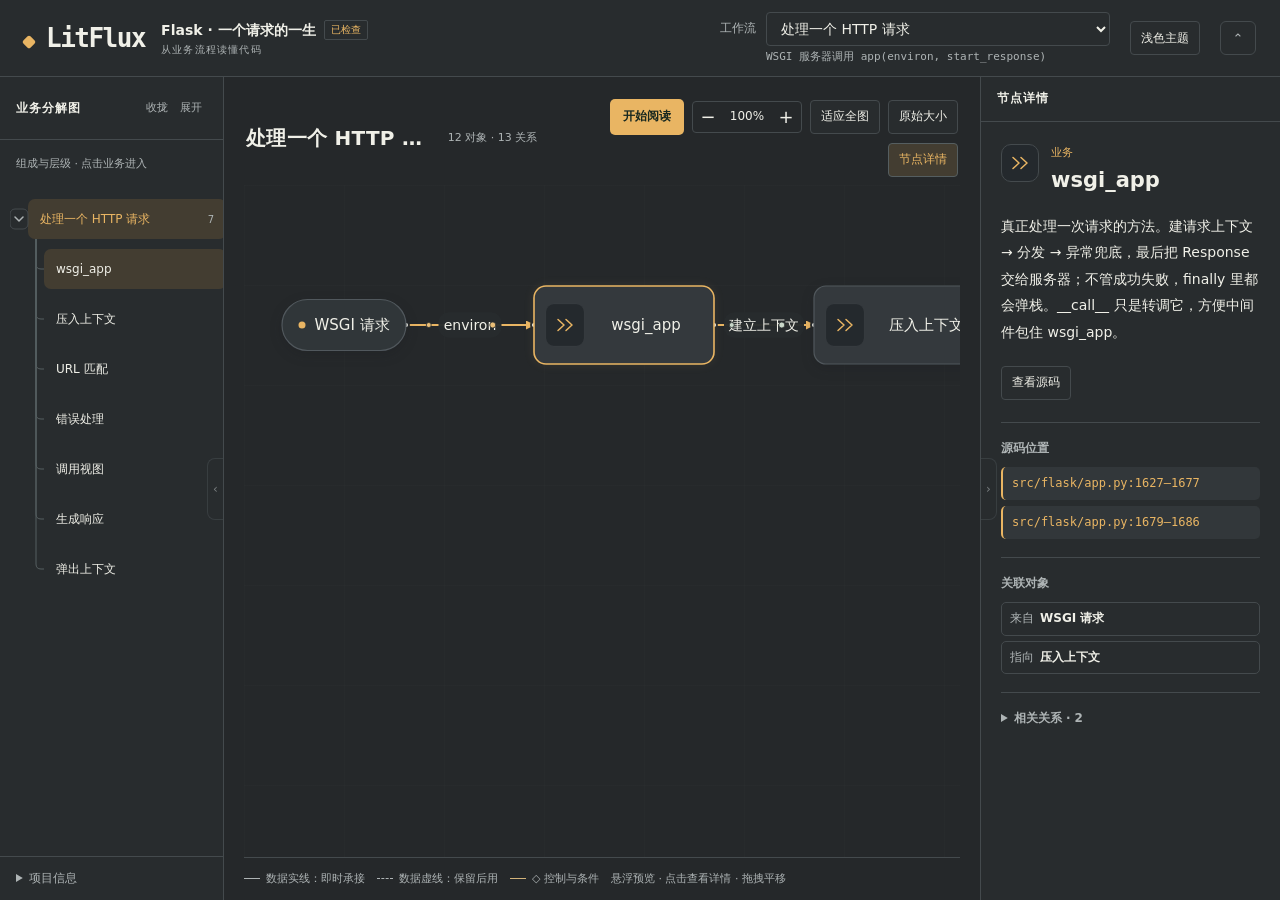
<file: docs/case/flask-request.html>
<!doctype html><html lang="zh-CN" data-theme="dark"><head><meta charset="utf-8"><meta name="viewport" content="width=device-width,initial-scale=1"><title>LitFlux</title><style>:root{color-scheme:light;--page:#f3f5f2;--surface:#fffefa;--soft:#eef2ed;--ink:#263b34;--muted:#607168;--line:#dce3dc;--accent:#32674e;--focus:#e5efe6;--process:#edf4ea;--data:#edf4f8;--resource:#e8f1e9;--provider:#eeeaf5;--decision:#f3edf7;--control:#896e32;--failure:#a45d65;--loop:#7f6ca1;--resource-line:#558c7a;--provider-line:#6d86a9;--input:#3e719b;--output:#9a6746;--tree-line:#bac9c1;--shadow:0 12px 36px #172b1f20}
html[data-theme=dark]{color-scheme:dark;--page:#171d23;--surface:#1e282f;--soft:#26333b;--ink:#e2eced;--muted:#adbec4;--line:#3a4a54;--accent:#a7d1bc;--focus:#304d43;--process:#293d3a;--data:#294453;--resource:#2b443a;--provider:#3c354e;--decision:#40384e;--control:#caba87;--failure:#dfa3ac;--loop:#c4ade7;--resource-line:#a6cfb4;--provider-line:#a9c4e6;--input:#a8c8e6;--output:#e0b393;--tree-line:#52666e;--shadow:0 12px 36px #0005}
*{box-sizing:border-box}body{margin:0;background:var(--page);color:var(--ink);font:14px/1.6 "Segoe UI","PingFang SC","Microsoft YaHei UI",system-ui,sans-serif}
button,select{font:inherit;color:inherit}button{cursor:pointer;background:transparent;border:0}button:disabled{opacity:.45;cursor:default}
button:focus-visible,select:focus-visible,summary:focus-visible,[tabindex]:focus-visible{outline:2px solid var(--accent);outline-offset:3px}
[hidden]{display:none!important}button:hover:not(:disabled){background:var(--soft)}
.app{height:100dvh;display:flex;flex-direction:column;overflow:hidden}
.app-header{display:flex;align-items:center;gap:20px;padding:14px 22px;border-bottom:1px solid var(--line);background:var(--surface);flex:none;min-height:86px}
.identity{display:flex;align-items:center;gap:16px;min-width:0}.brand{font:600 27px Georgia,serif;letter-spacing:-1px}
.project-heading{min-width:0}.project-heading>div{display:flex;gap:8px;align-items:center}.project-name{font-size:14px;font-weight:600;max-width:310px;overflow:hidden;text-overflow:ellipsis;white-space:nowrap}
.project-kicker{font-size:11px;color:var(--muted);margin-top:2px}.badge{font-size:10px;padding:1px 6px;border:1px solid var(--line);border-radius:4px;color:var(--muted);white-space:nowrap}
.workflow-picker{margin-left:auto;display:grid;grid-template-columns:auto minmax(0,1fr);column-gap:10px;align-items:center;width:390px;min-width:200px;max-width:40%}
.workflow-picker label{font-size:12px;color:var(--muted)}
select{border:1px solid var(--line);border-radius:7px;background:var(--surface);padding:7px 10px;max-width:100%;min-width:0}
/* The native popup paints its own light list; without this the dark-theme options stay near-invisible. */
select option{background-color:var(--surface);color:var(--ink)}
.workflow-picker select{width:100%;font-size:14px;font-weight:500;background:var(--soft)}
.workflow-trigger{grid-column:2;margin:3px 0 0;font:11px/1.4 Consolas,monospace;color:var(--muted);white-space:nowrap;overflow:hidden;text-overflow:ellipsis}
.toolbar-button,.panel-toggle{border:1px solid var(--line);border-radius:6px;padding:6px 10px;font-size:12px;white-space:nowrap;min-height:34px;background:var(--surface)}
.panel-toggle[aria-expanded=true],#motion[aria-pressed=true]{background:var(--focus);border-color:var(--tree-line);color:var(--accent)}
.dual-layout{flex:1;min-height:0;display:grid;grid-template-columns:248px minmax(0,1fr);gap:12px;padding:12px}
.dual-layout.sidebar-collapsed{grid-template-columns:minmax(0,1fr)}
.dual-layout.inspector-open{grid-template-columns:248px minmax(0,1fr) 340px}
.dual-layout.sidebar-collapsed.inspector-open{grid-template-columns:minmax(0,1fr) 340px}
.business-panel,.inspector{min-width:0;min-height:0;background:var(--surface);border:1px solid var(--line);border-radius:10px;overflow:hidden;display:flex;flex-direction:column}
.panel-head{display:flex;align-items:center;justify-content:space-between;gap:8px;padding:14px 16px;border-bottom:1px solid var(--line);flex:none}.panel-head h2{font-size:13px;margin:0;font-weight:600}
.branch-tools{display:flex;gap:2px}.branch-tools button{font-size:11px;color:var(--muted);padding:4px 5px;border-radius:4px}
.business-caption{font-size:11px;color:var(--muted);margin:0;padding:10px 16px 0}
.business-canvas{flex:1;min-height:0;overflow:auto;padding:12px 10px 18px;scrollbar-width:thin;scrollbar-color:var(--line) transparent}
.business-canvas svg{display:block}.business-connector{fill:none;stroke:var(--tree-line);stroke-width:1.2}.business-connector.active{stroke:var(--accent);stroke-width:1.7}
.business-node{cursor:pointer;outline:none}.business-node .business-card{fill:var(--surface);stroke:var(--line);stroke-width:1}
.business-node .business-label{fill:var(--ink);font-size:12px;font-weight:500}.business-node .business-count{fill:var(--muted);font-size:10px}
.business-node:hover .business-card{fill:var(--soft);stroke:var(--tree-line)}.business-node.current .business-card{fill:var(--focus);stroke:var(--accent);stroke-width:1.5}
.business-node.current .business-label{fill:var(--accent)}.business-node.selected .business-card{stroke:var(--accent)}.business-node:focus-visible .business-card{stroke:var(--accent);stroke-width:2.5}
.business-toggle{cursor:pointer;outline:none}.business-toggle .toggle-hit{fill:var(--surface);stroke:var(--line)}.business-toggle .toggle-chevron{fill:none;stroke:var(--muted);stroke-width:1.5;stroke-linecap:round;stroke-linejoin:round}
.business-toggle:hover .toggle-hit,.business-toggle:focus-visible .toggle-hit{fill:var(--focus);stroke:var(--accent)}
.project-info{padding:12px 16px;border-top:1px solid var(--line);font-size:12px;color:var(--muted);max-height:40%;overflow:auto}.project-info summary{cursor:pointer}.project-info h2{font-size:15px;color:var(--ink)}
.workspace{min-width:0;min-height:0;display:flex;flex-direction:column;overflow:hidden}
.crumbs{font-size:12px;color:var(--muted);display:flex;gap:7px;flex-wrap:wrap;padding:0 3px}.crumbs button{padding:0;color:var(--muted)}
.page-heading{display:flex;align-items:center;justify-content:space-between;gap:12px;margin:5px 2px 8px}.page-heading h1{font-size:19px;font-weight:600;margin:0;line-height:1.4}
.read-actions{display:flex;gap:8px;align-items:center;flex:none}.primary{background:var(--accent);color:var(--surface);border-radius:6px;padding:8px 13px;font-size:12px;font-weight:600;min-height:34px}
.primary:hover:not(:disabled){filter:brightness(.92);background:var(--accent)}html[data-theme=dark] .primary{color:#172820}
.read-actions>button:not(.primary){font-size:12px;color:var(--muted);padding:5px}.context-bar{display:flex;justify-content:space-between;gap:12px;align-items:center;margin:0 3px 10px}
.read-status{font-size:12px;color:var(--muted);margin:0;min-height:20px}
.menu{position:relative}.menu>summary{cursor:pointer;font-size:12px;padding:5px 10px;border:1px solid var(--line);border-radius:6px;background:var(--surface);white-space:nowrap}
.menu-body{position:absolute;right:0;top:38px;width:min(390px,80vw);z-index:30;background:var(--surface);border:1px solid var(--line);box-shadow:var(--shadow);border-radius:8px;padding:16px}
.menu-body p{font-size:11px;color:var(--muted);margin:12px 0 0}.choices{display:grid;gap:12px}.choices label{display:grid;gap:5px;font-size:12px}.choices select{width:100%}
.graph-panel{border:1px solid var(--line);border-radius:10px;background:var(--surface);overflow:hidden;display:flex;flex-direction:column;flex:1;min-height:220px}
.graph-top{display:flex;justify-content:space-between;align-items:center;flex-wrap:wrap;gap:8px;padding:9px 12px;border-bottom:1px solid var(--line);flex:none}
.graph-caption{display:flex;gap:12px;align-items:center}.graph-top strong{font-size:13px;font-weight:600}#relation-count{font-size:11px;color:var(--muted)}
.graph-actions{display:flex;gap:7px;flex-wrap:wrap;align-items:center}.zoom-tools{display:flex;align-items:center;border:1px solid var(--line);border-radius:6px;overflow:hidden}
.zoom-tools button{font-size:18px;width:30px;height:30px;line-height:1}.zoom-tools output{font-size:12px;width:48px;text-align:center;font-variant-numeric:tabular-nums}
.scene{flex:1;min-height:0;position:relative;overflow:auto;cursor:grab;touch-action:none;scrollbar-width:thin;scrollbar-color:var(--tree-line) transparent;background:radial-gradient(var(--line) .8px,transparent .8px) 0 0/25px 25px var(--surface)}
.scene.grabbing{cursor:grabbing;user-select:none}.scene>svg{display:block;transform-origin:0 0;overflow:visible}
.graph-note{display:flex;align-items:center;gap:12px;flex-wrap:wrap;padding:8px 12px;border-top:1px solid var(--line);font-size:11px;color:var(--muted);flex:none}
.key::before{content:'';display:inline-block;width:16px;border-top:1.5px solid var(--muted);vertical-align:3px;margin-right:6px}.key.later::before{border-top-style:dashed}.key.control::before{border-color:var(--control)}
.drawing-error{padding:24px;color:var(--failure);font:12px/1.7 Consolas,monospace;white-space:pre-wrap}
.inspector .panel-head{padding:12px 16px}.close-button{font-size:12px;padding:4px 8px;border-radius:4px;color:var(--muted)}
.details-body{padding:20px;overflow:auto;min-height:0;flex:1;scrollbar-width:thin}
.selection-heading{display:flex;gap:12px;align-items:flex-start;margin-bottom:16px}.selected-symbol{width:38px;height:38px;display:grid;place-items:center;background:var(--soft);border:1px solid var(--line);border-radius:8px;flex:none;color:var(--accent)}
.selected-symbol svg{width:24px;height:24px}.role{font-size:11px;color:var(--muted);display:block;margin-bottom:4px}.selection-heading h2{margin:0;font-size:19px;line-height:1.5;overflow-wrap:anywhere}
#selected-text{font-size:14px;line-height:1.9;white-space:pre-wrap;overflow-wrap:anywhere;margin:0 0 20px}
.empty-note{color:var(--muted);font-size:13px;line-height:1.8}
.details-actions{display:flex;gap:8px;flex-wrap:wrap;margin-bottom:22px}.details-actions button{font-size:12px}
.detail-section{border-top:1px solid var(--line);padding-top:16px;margin-top:18px}.detail-section h3,.detail-section summary{font-size:12px;font-weight:600;margin:0 0 9px;color:var(--muted)}
.source-links{display:grid;gap:6px}.source-links button{text-align:left;font:12px/1.6 Consolas,monospace;color:var(--accent);overflow-wrap:anywhere;padding:7px 9px;border-radius:5px;background:var(--soft)}
.relation-index summary{cursor:pointer}.relation-index ul{list-style:none;padding:0;margin:0}.relation-index li+li{border-top:1px solid var(--line)}
.relation-index button{width:100%;text-align:left;padding:10px 0}.relation-index .pair{font-size:12px;display:block;color:var(--muted)}.relation-index .meaning{font-size:13px;display:block;margin-top:2px}
.connected-list{display:grid;gap:5px}.connected-list button{text-align:left;padding:6px 8px;border:1px solid var(--line);border-radius:5px;font-size:12px}.connected-list span{color:var(--muted);margin-right:6px}
.drawer{flex:1;min-height:0;display:flex;flex-direction:column}.drawer-head{padding:14px 16px;border-bottom:1px solid var(--line);flex:none}.drawer-head h2{font-size:14px;margin:12px 0 0;overflow-wrap:anywhere}.drawer-head button{font-size:12px;color:var(--accent);padding:4px 0}
.drawer-body{padding:0 16px 20px;overflow:auto;flex:1}.source{margin:18px 0}.source h3{font:12px/1.6 Consolas,monospace;color:var(--muted);overflow-wrap:anywhere}
.source pre{font:12px/1.8 Consolas,monospace;background:var(--soft);padding:12px;overflow:auto;border:1px solid var(--line);border-radius:6px}.source .row{display:block}.source .ln{display:inline-block;width:34px;color:var(--muted);user-select:none}
.node-preview{position:fixed;z-index:60;width:300px;max-width:calc(100vw - 24px);max-height:calc(100vh - 24px);overflow:auto;background:var(--surface);border:1px solid var(--line);box-shadow:var(--shadow);border-radius:9px;padding:14px 16px;color:var(--ink)}
.node-preview strong{font-size:14px;display:block;margin:3px 0 7px}.node-preview p{font-size:13px;line-height:1.7;margin:0;overflow-wrap:anywhere}.node-preview .preview-source{font:11px/1.6 Consolas,monospace;color:var(--muted);margin-top:9px}.node-preview .preview-hint{font-size:11px;color:var(--muted);margin-top:8px}
@media(max-width:1250px){.dual-layout.inspector-open{grid-template-columns:248px minmax(0,1fr)}.dual-layout.sidebar-collapsed.inspector-open{grid-template-columns:minmax(0,1fr)}.inspector{position:absolute;right:12px;top:102px;bottom:12px;width:340px;z-index:35;box-shadow:var(--shadow)}.project-name{max-width:210px}.project-kicker{display:none}.app-header{gap:12px;padding:12px 16px}.workflow-picker{width:330px}}
@media(max-width:900px){.identity{gap:10px}.project-name{max-width:160px}.badge{display:none}.app-header{flex-wrap:wrap;min-height:120px}.workflow-picker{order:3;width:100%;max-width:none;margin-left:0}.app-header>#theme{margin-left:auto}.dual-layout:not(.sidebar-collapsed){grid-template-columns:minmax(0,1fr)}.business-panel{position:absolute;left:12px;top:140px;bottom:12px;width:248px;z-index:34;box-shadow:var(--shadow)}.inspector{top:140px}.page-heading{align-items:flex-start}.graph-actions{gap:5px}.context-bar{align-items:flex-start}}
@media(prefers-reduced-motion:reduce){.flow-particles{display:none}}

/* Industrial chrome; soft, quiet diagram surfaces. */
html[data-theme=dark]{--page:#25282a;--surface:#282c2e;--soft:#32373a;--ink:#f0f0e8;--muted:#aeb4b5;--line:#444a4d;--accent:#e9b563;--focus:#433d31;--process:#34393d;--data:#303639;--resource:#323a3a;--provider:#373a40;--decision:#383b3f;--control:#d3b37a;--failure:#ca9289;--loop:#b3a3c3;--resource-line:#b9c8bc;--provider-line:#b9c0cf;--input:#e9bd77;--output:#c9d7c9;--tree-line:#555e60;--shadow:0 14px 40px #1118}
.app-header{min-height:76px;padding:12px 24px;background:var(--surface)}
.brand{font-family:Consolas,'Microsoft YaHei',monospace;font-size:26px;letter-spacing:-1.5px}.brand:before{content:'';display:inline-block;width:10px;height:10px;background:var(--accent);transform:rotate(45deg);border-radius:2px;margin-right:12px}
.project-kicker{font:10px Consolas,monospace;letter-spacing:1.2px}.badge{border-radius:2px;color:var(--accent)}
.dual-layout{gap:0;padding:0;grid-template-columns:224px minmax(0,1fr)}.dual-layout.inspector-open{grid-template-columns:224px minmax(0,1fr) 300px}.dual-layout.sidebar-collapsed.inspector-open{grid-template-columns:minmax(0,1fr) 300px}
.business-panel,.inspector{border-radius:0;border:0}.business-panel{border-right:1px solid var(--line)}.inspector{border-left:1px solid var(--line)}
.workspace{padding:20px 20px 0}.page-heading h1{font-size:20px;letter-spacing:.3px}.graph-panel{border:0;border-radius:0;background:transparent}.graph-top{padding:12px 0}.graph-note{padding:12px 0}
.scene{background-color:var(--page);background-image:linear-gradient(#abb8aa05 1px,transparent 1px),linear-gradient(90deg,#abb8aa05 1px,transparent 1px),radial-gradient(#abb8aa15 .7px,transparent .7px);background-size:100px 100px,100px 100px,20px 20px}
.toolbar-button,.panel-toggle,.zoom-tools,select{border-radius:4px}.primary{border-radius:5px}.workflow-picker select{background:transparent}
.business-node .business-card{stroke:transparent;fill:transparent}.business-node.current .business-card,.business-node.selected .business-card{fill:var(--focus);stroke:transparent}.business-node.current .business-label{fill:var(--accent)}.business-label{font-weight:400!important}.business-connector{stroke:var(--tree-line);stroke-width:1}
.panel-head h2{font-size:12px;letter-spacing:1px}.panel-head{padding:18px 16px}.business-caption{padding-top:15px}.business-canvas{padding-top:18px}
.selected-symbol{border-radius:10px;background:#202426;color:var(--accent)}.selection-heading h2{font-size:21px}.role{color:var(--accent)}.details-body{padding:22px 20px}.source-links button,.source pre{border-radius:5px}.source-links button{border-left:2px solid var(--accent)}
.node .shape{fill:var(--process)!important;stroke:#51585d!important;stroke-width:1.2!important;filter:drop-shadow(0 4px 6px #13161930)}
.node.role-data .shape{fill:var(--data)!important}.node.role-resource .shape{fill:var(--resource)!important}.node.is-selected .shape,.node.is-current .shape{stroke:var(--accent)!important;stroke-width:1.6!important;filter:drop-shadow(0 0 5px #e9b56316)}
.node{outline:none!important}.node:focus-visible{outline:none}.node:focus-visible .shape{stroke:var(--accent)!important;stroke-width:2!important}
.node .icon-tile{fill:#24292d;stroke:#ffffff05;stroke-width:1}.node .role-glyph{stroke:var(--accent);fill:none;stroke-width:1.5;stroke-linecap:round;stroke-linejoin:round;pointer-events:none}.node .data-dot{fill:var(--accent)}
#canvas .edge{stroke:#8e9798;stroke-width:1.4}#canvas .edge.role-control{stroke:var(--control)}#canvas .edge.role-effect{stroke:var(--resource-line)}#canvas .edge.role-capability{stroke:var(--provider-line)}#canvas .edge.role-loop{stroke:var(--loop)}#canvas .edge.related{stroke:var(--accent);stroke-width:1.8}.relation-note .note-hit{rx:10;fill:var(--surface)}.relation-note .note-title{font-size:14px;fill:var(--muted)}.edge-port{fill:#e5e6e0;stroke:var(--page);stroke-width:1.8;pointer-events:none}
@media(max-width:1250px){.dual-layout.inspector-open{grid-template-columns:224px minmax(0,1fr)}.dual-layout.sidebar-collapsed.inspector-open{grid-template-columns:minmax(0,1fr)}.inspector{width:320px;top:88px;right:12px;bottom:12px;border:1px solid var(--line);border-radius:10px}.workspace{padding-left:14px;padding-right:14px}}
@media(max-width:900px){.dual-layout.inspector-open{grid-template-columns:minmax(0,1fr)}.business-panel,.inspector{top:140px}.business-panel{border:1px solid var(--line);border-radius:8px}}

:root{--node-border:#b7b7af;--icon-tile:#e5e4dc;--edge-neutral:#7c817e;--port:#505a55;--accent:#946523;--focus:#eee3cf}
html[data-theme=dark]{--node-border:#51585d;--icon-tile:#24292d;--edge-neutral:#8e9798;--port:#e5e6e0;--accent:#e9b563;--focus:#433d31}
#canvas .node .shape{stroke:var(--node-border)!important}
#canvas .node.is-selected .shape,#canvas .node.is-current .shape,#canvas .node:focus-visible .shape{stroke:var(--accent)!important}
.node .icon-tile,.selected-symbol{background:var(--icon-tile);fill:var(--icon-tile)}
#canvas .edge{stroke:var(--edge-neutral)}#canvas .edge.role-control{stroke:var(--control)}#canvas .edge.role-failure{stroke:var(--failure)}#canvas .edge.role-loop{stroke:var(--loop)}#canvas .edge.role-effect{stroke:var(--resource-line)}#canvas .edge.role-capability{stroke:var(--provider-line)}#canvas .edge.related{stroke:var(--accent)}
.edge-port{fill:var(--port)}

/* --- Collapsible chrome: header, business map, node details -------------- */
.app{position:relative}
.icon-button{border:1px solid var(--line);border-radius:6px;min-height:34px;min-width:36px;padding:0 8px;font-size:13px;line-height:1;background:var(--surface);color:var(--muted)}
.icon-button:hover:not(:disabled){color:var(--ink);background:var(--soft)}
.app.header-collapsed .app-header{display:none}
.edge-hint{position:absolute;z-index:35;display:flex;align-items:center;justify-content:center}
.edge-hint[hidden]{display:none}
.edge-hint>button{opacity:0;pointer-events:none;border:1px solid var(--line);background:var(--surface);color:var(--muted);font-size:12px;box-shadow:0 10px 26px #0003;transition:opacity .16s ease,transform .16s ease,color .16s ease}
.edge-hint:hover>button,.edge-hint:focus-within>button{opacity:1;pointer-events:auto;color:var(--ink)}
.edge-top{top:0;left:0;right:0;height:14px}
.edge-top>button{border-radius:0 0 9px 9px;border-top:0;padding:5px 14px;transform:translateY(-5px)}
.edge-top:hover>button,.edge-top:focus-within>button{transform:none}
.edge-left,.edge-right{top:50%;width:18px;height:136px;transform:translateY(-50%)}
.edge-left{left:0}.edge-right{right:0}
.edge-left>button{writing-mode:vertical-rl;border-left:0;border-radius:0 9px 9px 0;padding:14px 4px;transform:translateX(-6px)}
.edge-right>button{writing-mode:vertical-rl;border-right:0;border-radius:9px 0 0 9px;padding:14px 4px;transform:translateX(6px)}
.edge-left:hover>button,.edge-left:focus-within>button,.edge-right:hover>button,.edge-right:focus-within>button{transform:none}

/* --- Branch chips in node details --------------------------------------- */
.branch-choices{display:flex;flex-wrap:wrap;gap:6px}
.branch-chip{border:1px solid var(--line);border-radius:999px;padding:4px 12px;font-size:12px;background:var(--surface);color:var(--muted)}
.branch-chip[aria-pressed=true]{background:var(--focus);border-color:var(--tree-line);color:var(--accent)}
.branch-hint{margin:9px 0 0;font-size:11px;color:var(--muted)}
.selected-symbol{color:var(--accent)}
.selected-symbol .role-icon,.selected-symbol .resource-icon{width:24px;height:24px}

/* --- Compact workspace bar: one row instead of heading + context + toolbar */
.workspace-bar{display:flex;align-items:center;gap:14px;margin:2px 2px 8px;min-height:40px}
.workspace-bar h1{font-size:20px;font-weight:600;letter-spacing:.3px;margin:0;line-height:1.3;white-space:nowrap;overflow:hidden;text-overflow:ellipsis}
.flow-count{font-size:11.5px;color:var(--muted);white-space:nowrap}
.bar-actions{display:flex;align-items:center;gap:8px;margin-left:auto;flex-wrap:wrap;justify-content:flex-end}
.bar-actions .primary{min-height:32px}
.read-status{padding:0 2px 8px}

/* Collapsing the top hides the app header, breadcrumbs and the bar together. */
.app.header-collapsed .app-header,
.app.header-collapsed .workspace-bar,
.app.header-collapsed .crumbs,
.app.header-collapsed .read-status{display:none}

/* --- Vertical collapse tabs, centred on each panel edge ------------------ */
:where(.business-panel,.inspector){position:relative}
.edge-toggle{position:absolute;top:50%;transform:translateY(-50%);z-index:6;width:16px;height:62px;display:flex;align-items:center;justify-content:center;padding:0;font-size:12px;line-height:1;border:1px solid var(--line);background:var(--surface);color:var(--muted);opacity:.6;transition:opacity .15s ease,color .15s ease,background .15s ease}
.edge-toggle:hover,.edge-toggle:focus-visible{opacity:1;color:var(--ink);background:var(--soft)}
.edge-toggle-right{right:0;border-right:0;border-radius:8px 0 0 8px}
.edge-toggle-left{left:0;border-left:0;border-radius:0 8px 8px 0}
.node .role-glyph-dot{fill:var(--accent);stroke:none}
.selected-symbol .role-glyph-dot{fill:currentColor;stroke:none}

/* --- Back to parent level ------------------------------------------------ */
.back-level{flex:none;white-space:nowrap}

/* --- Fullscreen source drawer -------------------------------------------- */
#toggle-source-full{margin-left:8px}
.drawer.source-full{position:fixed;inset:18px;z-index:90;flex:none;background:var(--surface);border:1px solid var(--line);border-radius:12px;box-shadow:0 0 0 100vmax rgba(0,0,0,.55),0 26px 70px #0009}
.drawer.source-full .drawer-head{padding:14px 22px}
.drawer.source-full .drawer-head h2{margin-top:14px}
.drawer.source-full .drawer-body{width:100%;max-width:1080px;margin:0 auto;padding:0 22px 32px}
</style></head>
<body id="litflux-canvas-app">
<div class="app">
  <header class="app-header" id="app-header">
    <div class="identity"><div class="brand">LitFlux</div><div class="project-heading"><div><span id="title" class="project-name"></span><span id="delivery-badge" class="badge">草稿</span></div><div class="project-kicker">从业务流程读懂代码</div></div></div>
    <div class="workflow-picker"><label for="workflow-select">工作流</label><select id="workflow-select" aria-describedby="workflow-trigger"></select><p id="workflow-trigger" class="workflow-trigger" data-no-translate></p></div>
    <button id="theme" class="toolbar-button">深色主题</button>
    <button id="collapse-header" class="icon-button" aria-label="收起顶栏" title="收起顶栏" aria-expanded="true" aria-controls="app-header">⌃</button>
  </header>
  <div class="dual-layout inspector-open">
    <aside id="business-panel" class="business-panel"><div class="panel-head"><h2>业务分解图</h2><div class="branch-tools"><button id="collapse-all">收拢</button><button id="expand-all">展开</button></div></div><p class="business-caption">组成与层级 · 点击业务进入</p><div id="business" class="business-canvas" aria-label="业务分解图"></div><details class="project-info"><summary>项目信息</summary><h2 id="project-title"></h2><p id="summary"></p><p id="scope"></p></details><button id="collapse-business" class="edge-toggle edge-toggle-right" aria-label="收起业务分解图" aria-controls="business-panel">‹</button></aside>
    <main class="workspace">
      <nav id="crumbs" class="crumbs" aria-label="当前业务路径"></nav>
      <div class="workspace-bar">
        <button id="back-level" class="toolbar-button back-level" hidden aria-label="返回上一层">← 返回上层</button>
        <h1 id="flow-title"></h1><span id="relation-count" class="flow-count"></span>
        <div class="bar-actions"><button id="read-start" class="primary">开始阅读</button><button id="read-next" class="primary" hidden disabled>下一步</button><button id="read-reset" hidden>退出阅读</button>
          <div class="zoom-tools" role="group" aria-label="缩放"><button id="zoom-out" aria-label="缩小">−</button><output id="zoom-value" aria-label="当前比例">100%</output><button id="zoom-in" aria-label="放大">+</button></div>
          <button id="fit" class="toolbar-button">适应全图</button><button id="reset-view" class="toolbar-button">原始大小</button><button id="toggle-details" class="panel-toggle" aria-expanded="true" aria-controls="inspector">节点详情</button>
        </div>
      </div>
      <p id="read-status" class="read-status" hidden></p>
      <section class="graph-panel">
        <div id="canvas" class="scene" aria-label="当前业务的完整内部流程图"></div>
        <div class="graph-note"><span class="key" data-legend="data">数据实线：即时承接</span><span class="key later" data-legend="data">数据虚线：保留后用</span><span class="key control" data-legend="control">◇ 控制与条件</span><span data-legend="failure">╌ 失败路径</span><span data-legend="loop">↺ 循环回指</span><span data-legend="effect">→ 资源作用</span><span data-legend="capability">⋯ 组件能力</span><span>悬浮预览 · 点击查看详情 · 拖拽平移</span></div>
      </section>
    </main>
    <aside id="inspector" class="inspector" aria-label="节点详情">
      <div class="panel-head"><h2>节点详情</h2></div>
      <div id="details-body" class="details-body">
        <div class="selection-heading"><div id="selected-symbol" class="selected-symbol" aria-hidden="true"></div><div><span id="selected-role" class="role"></span><h2 id="selected-title"></h2></div></div>
        <p id="selected-text"></p><p id="no-description" class="empty-note" hidden>此节点尚未提供补充说明。</p>
        <div class="details-actions"><button id="expand" class="primary" hidden>进入内部</button><button id="show-source" class="toolbar-button" hidden>查看源码</button></div>
        <section id="branch-section" class="detail-section" hidden><h3>分支</h3><div id="branch-choices" class="branch-choices"></div><p class="branch-hint">点击图上的判断节点可切换到下一个分支。</p></section>
        <section id="source-links-section" class="detail-section" hidden><h3>源码位置</h3><div id="source-links" class="source-links"></div></section>
        <section id="connections-section" class="detail-section" hidden><h3>关联对象</h3><div id="connections" class="connected-list"></div></section>
        <details class="relation-index detail-section" id="relation-index"><summary id="relation-index-title">相关关系</summary><ul id="relation-list"></ul></details>
      </div>
      <section id="drawer" class="drawer" aria-label="源码摘录" hidden><div class="drawer-head"><button id="close-source">← 返回节点说明</button><button id="toggle-source-full" class="toolbar-button" aria-pressed="false">全屏</button><h2 id="source-title"></h2></div><div id="sources" class="drawer-body"></div></section>
      <button id="close-details" class="edge-toggle edge-toggle-left" aria-label="收起节点详情" aria-controls="inspector">›</button>
    </aside>
  </div>
  <div class="edge-hint edge-top" id="edge-top" hidden><button id="expand-header" aria-label="展开顶栏">⌄ 顶栏</button></div>
  <div class="edge-hint edge-left" id="edge-left" hidden><button id="expand-business" aria-label="展开业务分解图">业务分解图 ›</button></div>
  <div class="edge-hint edge-right" id="edge-right" hidden><button id="expand-details" aria-label="展开节点详情">‹ 节点详情</button></div>
</div>
<div id="node-preview" class="node-preview" role="tooltip" hidden></div>
<script>// LitFlux drawing primitives: place, measure, draw. This file never decides layout,
// line style or object roles — the project module passes everything in.
const LitFluxDrawing = (() => {
  const NS = 'http://www.w3.org/2000/svg';
  const FONT = '"Segoe UI","PingFang SC","Microsoft YaHei UI",system-ui,sans-serif';
  const LINE = { 15: 21, 14: 19 };
  const canvas = document.createElement('canvas');
  const ctx = canvas.getContext('2d');
  const cache = new Map();
  const resourceKinds = Object.freeze({database:'数据库',config:'运行配置',directory:'目录',file:'文件',memory:'共享状态',generic:'通用资源'});
  const resourceKind = kind => Object.hasOwn(resourceKinds,kind) ? kind : 'generic';
  function resourceIcon(kind) {
    kind=resourceKind(kind);
    const icon=el('svg',{viewBox:'0 0 24 24',width:24,height:24,fill:'none',stroke:'currentColor','stroke-width':1.5,'stroke-linecap':'round','stroke-linejoin':'round','aria-hidden':'true',class:'resource-icon','data-resource-icon':kind});
    const paths={
      database:'M4 6C4 2 20 2 20 6C20 10 4 10 4 6V18C4 22 20 22 20 18V6 M4 12C4 16 20 16 20 12',
      directory:'M3 7V5H9L12 8H21V20H3Z M3 8H12',
      file:'M6 2H14L20 8V22H6Z M14 2V8H20 M9 13H17 M9 17H15',
      memory:'M3 6L12 2L21 6L12 10Z M3 11L12 15L21 11 M3 16L12 20L21 16',
      generic:'M3 7L12 3L21 7V17L12 21L3 17Z M3 7L12 11L21 7 M12 11V21'
    };
    if(kind==='config'){
      const points=Array.from({length:32},(_,i)=>{const angle=i*Math.PI/16-Math.PI/2,r=i%4<2?10:8;return `${12+r*Math.cos(angle)},${12+r*Math.sin(angle)}`;});
      icon.append(el('polygon',{points:points.join(' ')}),el('circle',{cx:12,cy:12,r:3}));
    }else icon.append(el('path',{d:paths[kind]}));
    return icon;
  }

  const roleGlyphs = {
    business: 'M5 6.5 11 12l-6 5.5 M13 6.5 19 12l-6 5.5',
    decision: 'M8.4 9.6a3.6 3.6 0 1 1 6.1 2.7c-1.3 1-2 1.6-2 3.1',
    component: 'M7.5 7.5h9v9h-9Z M10 3v4.5 M14 3v4.5 M10 16.5V21 M14 16.5V21 M3 10h4.5 M3 14h4.5 M16.5 10H21 M16.5 14H21',
    boundary: 'M4 4.5h16v15H4Z M8 12h7 M12.5 9l3 3-3 3',
  };
  function roleIcon(type) {
    const shape = Object.hasOwn(roleGlyphs, type) ? type : 'business';
    const icon = el('svg', {
      viewBox: '0 0 24 24', width: 24, height: 24, fill: 'none', stroke: 'currentColor',
      'stroke-width': 1.5, 'stroke-linecap': 'round', 'stroke-linejoin': 'round',
      'aria-hidden': 'true', class: 'role-icon', 'data-role-icon': shape,
    });
    icon.append(el('path', { class: 'role-glyph', d: roleGlyphs[shape] }));
    if (shape === 'decision') icon.append(el('circle', { class: 'role-glyph-dot', cx: 12.4, cy: 18.9, r: 1.3, fill: 'currentColor' }));
    return icon;
  }

  function el(tag, attrs = {}) {
    const node = document.createElementNS(NS, tag);
    for (const [key, value] of Object.entries(attrs)) node.setAttribute(key, value);
    return node;
  }
  function width(text, fontSize) {
    ctx.font = `${fontSize}px ${FONT}`;
    return ctx.measureText(String(text)).width;
  }
  function wrap(text, maxWidth, fontSize = 15) {
    const key = `${fontSize}|${maxWidth}|${text}`;
    if (cache.has(key)) return cache.get(key);
    const lines = [];
    for (const paragraph of String(text ?? '').split('\n')) {
      let line = '';
      for (const token of paragraph.match(/[A-Za-z0-9_./:#-]+|\s+|[^\x00-\xff]|./g) || []) {
        if (!line && !token.trim()) continue;
        if (width(line + token, fontSize) <= maxWidth) { line += token; continue; }
        if (line.trim()) lines.push(line.trim());
        line = '';
        if (width(token, fontSize) <= maxWidth) { if (token.trim()) line = token; continue; }
        for (const ch of token) {
          if (line && width(line + ch, fontSize) > maxWidth) { lines.push(line.trim()); line = ''; }
          line += ch;
        }
      }
      if (line.trim()) lines.push(line.trim());
    }
    if (!lines.length) lines.push('');
    const lineHeight = LINE[fontSize] || Math.round(fontSize * 1.4);
    const result = {
      lines,
      lineHeight,
      width: Math.ceil(Math.max(...lines.map((row) => width(row, fontSize)))),
      height: lines.length * lineHeight,
    };
    cache.set(key, result);
    return result;
  }
  function measure(text, options = {}) {
    const result = wrap(text, options.maxWidth ?? 260, options.fontSize ?? 14);
    return { ...result, lines: [...result.lines],
      boxWidth: result.width + 10, boxHeight: result.height + 6 };
  }

  const SIDES = { left: [-1, 0], right: [1, 0], top: [0, -1], bottom: [0, 1] };
  function inside(pos, toward, side) {
    let dx = toward[0] - pos.x, dy = toward[1] - pos.y;
    if (side) {
      const direction = SIDES[side];
      if (!direction) throw Error(`${pos.id}: sides must be left/right/top/bottom`);
      [dx, dy] = direction;
    }
    if (!dx && !dy) throw Error(`${pos.id}: coincident endpoints need an explicit side`);
    const hw = pos.width / 2, hh = pos.height / 2;
    let k;
    k = Math.min(dx ? Math.abs(hw / dx) : Infinity, dy ? Math.abs(hh / dy) : Infinity);
    return [pos.x + dx * k, pos.y + dy * k];
  }
  function rounded(points) {
    let d = `M${points[0][0]} ${points[0][1]}`;
    for (let i = 1; i < points.length - 1; i++) {
      const a = points[i - 1], b = points[i], c = points[i + 1];
      const u = Math.hypot(b[0] - a[0], b[1] - a[1]), v = Math.hypot(c[0] - b[0], c[1] - b[1]);
      const r = Math.min(10, u / 2, v / 2);
      if (!u || !v) continue;
      d += ` L${b[0] + (a[0] - b[0]) * r / u} ${b[1] + (a[1] - b[1]) * r / u}`;
      d += ` Q${b[0]} ${b[1]} ${b[0] + (c[0] - b[0]) * r / v} ${b[1] + (c[1] - b[1]) * r / v}`;
    }
    return d + ` L${points.at(-1)[0]} ${points.at(-1)[1]}`;
  }

  function create(flow, host, handlers = {}) {
    const objectById = new Map(flow.objects.map((o) => [o.id, o]));
    const relationById = new Map(flow.relations.map((r) => [r.id, r]));
    const out = el('svg', { role: 'img', 'aria-label': '当前业务的完整内部流程图' });
    const defs = el('defs');
    const style = el('style');
    style.textContent = [
      '.node .shape{fill:var(--process,#edf4ea);stroke:#91aa9c;stroke-width:1.3}',
      '.node.role-data .shape{fill:var(--data,#edf4f8);stroke:#88a4bb}',
      '.node.role-resource .shape{fill:var(--resource,#e8f1e9);stroke:#558c7a}',
      '.node.role-component .shape{fill:var(--provider,#eeeaf5);stroke:#6d86a9}',
      '.node.role-decision .shape{fill:var(--decision,#f3edf7);stroke:#aa95bd}',
      '.node.role-boundary .shape{fill:var(--soft,#eef1ed);stroke:#9aa8aa;stroke-dasharray:3 3}',
      '.node .n-title{fill:var(--ink,#263b34)}',
      '.node .resource-icon{color:var(--resource-line,#558c7a);pointer-events:none}',
      '.node .detail-hint{fill:var(--accent,#32674e);pointer-events:none}',
      '.node{cursor:pointer}',
      '.node.is-selected .shape{stroke:var(--accent,#32674e);stroke-width:2}',
      '.node.is-current .shape{stroke:var(--accent,#32674e);stroke-width:2.5}',
      '.node.is-done .shape{stroke:var(--accent,#32674e)}',
      '.node.is-dim{opacity:.45}',
      '.edge{fill:none;stroke:var(--accent,#32674e);stroke-width:1.5}',
      '.edge.deferred{stroke-dasharray:5 5}',
      '.edge.role-control{stroke:var(--control,#896e32)}',
      '.edge.role-failure{stroke:var(--failure,#a45d65);stroke-dasharray:2 3}',
      '.edge.role-loop{stroke:var(--loop,#7f6ca1);stroke-dasharray:2 5}',
      '.edge.role-effect{stroke:var(--resource-line,#558c7a)}',
      '.edge.role-capability{stroke:var(--provider-line,#6d86a9);stroke-dasharray:1 4}',
      '.edge.related{stroke-width:2.2}',
      '.edge-hit{fill:none;stroke:transparent;stroke-width:12;cursor:pointer}',
      '.edge-hit:focus-visible{stroke:var(--accent);stroke-opacity:.25;outline:none}',
      '.edge.is-dim{opacity:.3}',
      '.relation-note{cursor:pointer}',
      '.relation-note .note-hit{fill:var(--surface,#fffefa);opacity:.97}',
      '.relation-note .note-title{fill:var(--ink,#263b34)}',
      '.relation-note[data-role=control] .note-title{fill:var(--control,#896e32)}',
      '.relation-note[data-role=loop] .note-title{fill:var(--loop,#7f6ca1)}',
      '.relation-note:hover .note-title,.relation-note.is-selected .note-title{fill:var(--accent,#32674e)}',
      '.relation-note.is-selected .note-hit{stroke:var(--line,#dce3dc);stroke-width:.8}',
      '.control-mark{fill:var(--surface,#fffefa);stroke:var(--control,#896e32);stroke-width:1.2}',
      '.flow-particles{pointer-events:none}',
      '.flow-dot{fill:var(--input,#3e719b);stroke:var(--surface,#fffefa);stroke-width:.8}',
      '.flow-dot[data-direction=output]{fill:var(--output,#9a6746)}',
    ].join('\n');
    for (const role of ['data', 'control', 'failure', 'loop', 'effect', 'capability']) {
      const marker = el('marker', {
        id: `arrow-${role}`, markerWidth: 9, markerHeight: 9,
        refX: 8, refY: 4.5, orient: 'auto', markerUnits: 'userSpaceOnUse',
      });
      marker.append(el('path', {
        d: role === 'loop' ? 'M1 1 L8 4.5 L1 8' : 'M0 0 L9 4.5 L0 9 Z',
        fill: role === 'loop' ? 'none' : 'context-stroke',
        stroke: role === 'loop' ? 'context-stroke' : 'none',
        'stroke-width': 1.5,
      }));
      defs.append(marker);
    }
    defs.append(style);
    const content = el('g');
    const edgeLayer = el('g', { class: 'edges' });
    const noteLayer = el('g', { class: 'notes' });
    const nodeLayer = el('g', { class: 'nodes' });
    content.append(edgeLayer, noteLayer, nodeLayer);
    out.append(defs, content);
    host.replaceChildren(out);

    const positions = new Map(), drawn = new Map(), boxes = [], notes = [], polylines = [];
    let explicit = null;

    const finite = (values, where) => {
      if (values.some((v) => typeof v !== 'number' || !Number.isFinite(v))) {
        throw Error(`${where}: coordinates must be finite numbers`);
      }
    };
    const activate = (group, run) => {
      group.setAttribute('tabindex', '0');
      group.setAttribute('role', 'button');
      group.onclick = run;
      group.onkeydown = (event) => {
        if (event.key === 'Enter' || event.key === ' ') { event.preventDefault(); run(); }
      };
    };
    function shape(object) { return el('rect', {class:'shape'}); }
    function sizeOf(object, options) {
      const data=object.type==='data', extra=data?46:76;
      const box=options.width??Math.max(data?124:180,Math.min(280,width(object.title||'',15)+extra));
      const textWidth=Math.max(1,box-(data?40:66));
      const rows=wrap(object.title||'',textWidth,15);
      return {width:box,height:options.height??Math.max(data?48:78,rows.height+30),text:textWidth};
    }

    const scene = {
      svg: out, positions, drawn, boxes, notes, polylines, measure,
      nodeBox(id) {
        const p = positions.get(id);
        if (!p) throw Error(`${id}: place the node before calling nodeBox()`);
        const {x,y,width,height} = p;
        return Object.freeze({x,y,width,height,left:x-width/2,right:x+width/2,top:y-height/2,bottom:y+height/2});
      },
      node(id, x, y, options = {}) {
        const object = objectById.get(id);
        if (!object) throw Error(`Unknown object: ${id}`);
        if (positions.has(id)) throw Error(`Duplicate object: ${id}`);
        finite([x, y], id);
        const size = sizeOf(object, options);
        finite([size.width, size.height], id);
        if (size.width <= 0 || size.height <= 0) throw Error(`${id}: width and height must be positive`);
        const group = el('g', {
          class: `node role-${object.type}`, transform: `translate(${x},${y})`,
          'data-node': id, 'data-role': object.type, 'aria-label': object.title,
        });
        const node = shape(object);
        const w=size.width/2,h=size.height/2,data=object.type==='data';
        for(const [key,value] of Object.entries({x:-w,y:-h,width:size.width,height:size.height,rx:data?h:12}))node.setAttribute(key,value);
        group.append(node);
        if(data)group.append(el('circle',{class:'data-dot',cx:-w+20,cy:0,r:3.5}));
        else{
          group.append(el('rect',{class:'icon-tile',x:-w+12,y:-21,width:38,height:42,rx:8}));
          if(object.type==='resource'){
            group.dataset.resourceKind=resourceKind(object.resourceKind);
            const icon=resourceIcon(object.resourceKind);icon.setAttribute('x',-w+19);icon.setAttribute('y',-12);group.append(icon);
          }else{
            const icon=roleIcon(object.type);icon.setAttribute('x',-w+19);icon.setAttribute('y',-12);group.append(icon);
          }
        }
        if(object.detail){
          group.append(el('path',{class:'detail-hint',d:`M${size.width/2-15} ${size.height/2-18} l5 4 -5 4 Z`,'aria-hidden':'true'}));
        }
        const rows = wrap(object.title || '', size.text, 15);
        const text = el('text', {
          x: object.type==='data'?8:22, y: -(rows.height - rows.lineHeight) / 2, 'text-anchor': 'middle',
          class: 'n-title', 'font-size': 15, 'font-family': FONT,
        });
        rows.lines.forEach((row, index) => {
          const span = el('tspan', { x: object.type==='data'?8:22, dy: index ? rows.lineHeight : 0 });
          span.textContent = row;
          text.append(span);
        });
        group.append(text);
        activate(group, () => handlers.onObject?.(object, false));
        group.ondblclick = () => handlers.onObject?.(object, true);
        group.onpointerenter = event => { if(event.pointerType!=='touch')handlers.onPreview?.(object,group); };
        group.onpointerleave = () => handlers.onPreviewEnd?.();
        group.addEventListener('focus', () => handlers.onPreview?.(object,group,true));
        group.addEventListener('blur', () => handlers.onPreviewEnd?.());
        nodeLayer.append(group);
        const textBox=text.getBBox();
        text.setAttribute('y', Number(text.getAttribute('y'))-textBox.y-textBox.height/2);
        const record = {
          id, type: object.type, x, y, width: size.width, height: size.height,
          group, textWidth: rows.width, textHeight: rows.height,
        };
        positions.set(id, record);
        boxes.push(record);
        return scene;
      },
      edge(id, options = {}) {
        const relation = relationById.get(id);
        if (!relation) throw Error(`Unknown relation: ${id}`);
        if (drawn.has(id)) throw Error(`Duplicate relation: ${id}`);
        const from = positions.get(relation.from), to = positions.get(relation.to);
        if (!from || !to) throw Error(`${id}: place both endpoints before drawing the relation`);
        const sides = options.sides;
        if (!Array.isArray(sides) || sides.length !== 2) throw Error(`${id}: provide sides:[fromSide,toSide]`);
        const via = options.via || [];
        for (const point of via) {
          if (!Array.isArray(point) || point.length !== 2) throw Error(`${id}: via must be [x,y] points`);
          finite(point, id);
        }
        const hasNote = !!relation.label?.trim();
        if (hasNote && (!Array.isArray(options.noteAt) || options.noteAt.length !== 2)) {
          throw Error(`${id}: provide noteAt:[x,y] for the relation note`);
        }
        if (hasNote) finite(options.noteAt, id);
        const points = [
          inside(from, via[0] || [to.x, to.y], sides[0]),
          ...via,
          inside(to, via.at(-1) || [from.x, from.y], sides[1]),
        ];
        const line = el('path', {
          class: `edge role-${relation.type}${relation.type === 'data' ? ' ' + relation.timing : ''}`,
          'data-edge': id,
          d: options.path || rounded(points),
          'marker-end': `url(#arrow-${relation.type})`,
        });
        edgeLayer.append(line);
        for(const distance of [0,line.getTotalLength()]){const p=line.getPointAtLength(distance);edgeLayer.append(el('circle',{class:'edge-port',cx:p.x,cy:p.y,r:3}));}
        const hit = el('path', {class:'edge-hit', d:line.getAttribute('d'),
          'data-relation':id, 'aria-label':relation.label || `${from.id} → ${to.id} (${relation.type})`});
        activate(hit, () => handlers.onRelation?.(relation));
        edgeLayer.append(hit);
        if (relation.type === 'control') {
          const start=line.getPointAtLength(0);
          edgeLayer.append(el('path', {
            class: 'control-mark',
            d: `M${start.x} ${start.y - 5} l5 5 -5 5 -5 -5 Z`,
          }));
        }
        polylines.push({ id, type: relation.type, line, points });
        if (!hasNote) {
          drawn.set(id, {relation,line,group:hit,noteAt:null});
          return scene;
        }
        let maxWidth = options.noteWidth ?? 260;
        if (options.noteWidth === undefined && !options.path) {
          const [nx,ny] = options.noteAt;
          const segment = points.slice(1).map((b,i)=>[points[i],b]).find(([a,b])=>
            Math.abs(a[1]-b[1])<.01 && Math.abs(ny-a[1])<20 && nx>Math.min(a[0],b[0]) && nx<Math.max(a[0],b[0]));
          if (segment) {
            const [a,b] = segment;
            const available = 2*Math.min(nx-Math.min(a[0],b[0]),Math.max(a[0],b[0])-nx)-26;
            // Narrower than 56px usually means choosing another segment, not single-letter wrapping.
            if (available >= 56) maxWidth = Math.min(maxWidth, available);
          }
        }
        if (!Number.isFinite(maxWidth) || maxWidth <= 0) throw Error(`${id}: noteWidth must be positive`);
        const note = wrap(relation.label || '', maxWidth, 14);
        const [nx, ny] = options.noteAt;
        const w = note.width + 10, h = note.height + 6;
        const group = el('g', {
          class: 'relation-note', 'data-note': id, 'data-role': relation.type,
          transform: `translate(${nx},${ny})`, 'aria-label': relation.label,
        });
        group.append(el('rect', { class: 'note-hit', x: -w / 2, y: -h / 2, width: w, height: h, rx: 3 }));
        const text = el('text', {
          class: 'note-title', 'text-anchor': 'middle', 'font-size': 14, 'font-family': FONT,
          y: -(note.height - note.lineHeight) / 2,
        });
        note.lines.forEach((row, index) => {
          const span = el('tspan', { x: 0, dy: index ? note.lineHeight : 0 });
          span.textContent = row;
          text.append(span);
        });
        group.append(text);
        activate(group, () => handlers.onRelation?.(relation));
        group.onmouseenter = () => line.classList.add('related');
        group.onmouseleave = () => line.classList.remove('related');
        noteLayer.append(group);
        const textBox=text.getBBox();
        text.setAttribute('y', Number(text.getAttribute('y'))-textBox.y-textBox.height/2);
        drawn.set(id, { relation, line, group, noteAt: [nx, ny] });
        notes.push({ id, type: relation.type, label: relation.label || '', x: nx, y: ny, width: w, height: h, group });
        return scene;
      },
      size(w, h) {
        finite([w, h], 'size');
        if (w <= 0 || h <= 0) throw Error('size: canvas dimensions must be positive');
        explicit = [w, h];
        return scene;
      },
      finish() {
        const missing = [
          ...flow.objects.filter((o) => !positions.has(o.id)).map((o) => `object ${o.id}`),
          ...flow.relations.filter((r) => !drawn.has(r.id)).map((r) => `relation ${r.id}`),
        ];
        if (missing.length) throw Error(`drawing omitted ${missing.join(', ')}`);
        const box = content.getBBox();
        const dx = box.x < 16 ? 16 - box.x : 0, dy = box.y < 16 ? 16 - box.y : 0;
        content.setAttribute('transform', `translate(${dx},${dy})`);
        const canvasWidth = explicit?.[0] ?? Math.ceil(box.x + box.width + dx + 16);
        const canvasHeight = explicit?.[1] ?? Math.ceil(box.y + box.height + dy + 16);
        if (canvasWidth < box.x + box.width + dx || canvasHeight < box.y + box.height + dy) {
          throw Error('explicit size clips authored content');
        }
        out.setAttribute('viewBox', `0 0 ${canvasWidth} ${canvasHeight}`);
        out.setAttribute('width', canvasWidth);
        out.setAttribute('height', canvasHeight);
        return {
          svg: out,
          width: canvasWidth,
          height: canvasHeight,
          positions,
          drawn,
          geometry: {
            offset: {x:dx,y:dy},
            width: canvasWidth,
            height: canvasHeight,
            nodes: boxes.map((b) => ({
              id: b.id, kind:'node', role: b.type, x: b.x + dx, y: b.y + dy,
              width: b.width, height: b.height, textWidth: b.textWidth, textHeight: b.textHeight,
              textBoxes: [...b.group.querySelectorAll('tspan')].map(t=>{const r=t.getBBox();return {x:r.x,y:r.y,width:r.width,height:r.height};}),
              outline:'rect', iconBox: b.type!=='data'?{x:-b.width/2+12,y:-21,width:38,height:42}:null,
            })),
            notes: notes.map((n) => ({
              id: n.id, kind:'note', role: n.type, x: n.x + dx, y: n.y + dy,
              width: n.width, height: n.height,
            })),
            edges: polylines.map((p) => {
              const length=p.line.getTotalLength(), steps=Math.max(1,Math.ceil(length/4));
              const samples=Array.from({length:steps+1},(_,i)=>{
                const point=p.line.getPointAtLength(length*i/steps);return [point.x+dx,point.y+dy];
              });
              return {id:p.id,role:p.type,points:samples};
            }),
          },
        };
      },
    };
    return scene;
  }
  return { create, measure, wrap, el, resourceKinds, resourceKind, resourceIcon, roleIcon };
})();
</script>
<script id="module" type="text/plain">// Flask: one HTTP request, from WSGI entry to a response object.
// Coordinates serve this single diagram; they are not a general layout rule.
module.exports = {
  title: 'Flask · 一个请求的一生',
  language: 'zh',
  author: 'litflux-case',
  summary: '从 WSGI 入口出发，看 Flask 如何建立请求上下文、匹配 URL、执行 before_request、调用视图函数，最后把返回值变成 Response 并清理上下文。',
  scope: 'src/flask/app.py 的 wsgi_app、full_dispatch_request、preprocess_request、dispatch_request、finalize_request、process_response，以及 src/flask/ctx.py 的 push 与 match_request；不覆盖蓝图内部、模板渲染和 CLI。',
  files: { app: 'src/flask/app.py', ctx: 'src/flask/ctx.py' },
  workflows: [
    {
      id: 'request',
      title: '处理一个 HTTP 请求',
      entry: { trigger: 'WSGI 服务器调用 app(environ, start_response)', sources: 'app:1679-1686' },
      flow: {
        objects: [
          { id: 'environ', type: 'data', title: 'WSGI 请求', text: '服务器传入的 WSGI environ（请求方法、路径、请求头、body 流）以及 start_response 回调。Flask 不自己读 socket，它只消费这一层。', sources: 'app:1627-1629' },
          { id: 'wsgi', type: 'business', title: 'wsgi_app', text: '真正处理一次请求的方法。建请求上下文 → 分发 → 异常兜底，最后把 Response 交给服务器；不管成功失败，finally 里都会弹栈。__call__ 只是转调它，方便中间件包住 wsgi_app。', sources: ['app:1627-1677', 'app:1679-1686'] },
          { id: 'push', type: 'business', title: '压入上下文', text: '把 RequestContext 设为当前上下文，打开 session，然后在上下文可用的状态下执行 URL 匹配——这样自定义 URL 转换器里也能读到 session。', sources: ['app:1653', 'app:1657', 'ctx:416-444'] },
          { id: 'match', type: 'business', title: 'URL 匹配', text: 'match_request() 调 url_adapter.match(return_rule=True)。成功就把 rule 和 view_args 写回 request；失败则把 HTTPException 存进 routing_exception，不在这里抛。', sources: 'ctx:405-414' },
          { id: 'routing', type: 'decision', title: '匹配成功？', text: 'dispatch_request() 检查 request.routing_exception：有异常就抛出去，交给上层错误处理；没有才继续找视图函数。', sources: ['app:1009-1010', 'ctx:409-414'], choices: [{ id: 'ok', label: '成功：继续分发' }, { id: 'no', label: '异常：转错误处理' }] },
          { id: 'error', type: 'business', title: '错误处理', text: '没有匹配到路由、视图抛异常，都走 handle_user_exception()：先找注册的 errorhandler，找到就调用；处理不了再交给 handle_exception()，由 500 处理器兜底或重新抛出。', sources: ['app:880-914', 'app:916-991'] },
          { id: 'pre', type: 'decision', title: '有早退吗？', text: 'preprocess_request() 先跑 URL 预处理器，再按应用→蓝图的顺序跑 before_request。任何一处返回非 None，就把这个值当作视图返回值，直接跳过分发。', sources: 'app:1409-1439', choices: [{ id: 'none', label: '无：调用视图' }, { id: 'early', label: '有：直接收尾' }] },
          { id: 'dispatch', type: 'business', title: '调用视图', text: '按匹配到的规则取出 view_functions[rule.endpoint]，把 view_args 作为关键字参数调用它。自动 OPTIONS 请求在这里直接返回默认响应，不进入视图。', sources: 'app:993-1021' },
          { id: 'view', type: 'component', title: '视图函数', text: '由 @app.route 注册的业务函数。它可以返回字符串、字典、Response 或 (body, status, headers) 元组——统一由 make_response() 归一化。返回值本身不是 Response。', sources: ['app:1021', 'app:1267-1407'] },
          { id: 'finalize', type: 'business', title: '生成响应', text: 'make_response() 把返回值转成 Response（字典→JSON、字符串→HTML、元组→状态码与响应头），process_response() 再执行 after_request 并按需保存 session。', sources: ['app:1056-1090', 'app:1267-1407', 'app:1441-1470'] },
          { id: 'response', type: 'data', title: 'Response', text: '最终交给 WSGI 服务器，由服务器写出状态行、响应头和响应体。到这一步 Flask 的工作基本结束，剩下的清理在 finally 里。', sources: ['app:1078', 'app:1665'] },
          { id: 'teardown', type: 'business', title: '弹出上下文', text: 'wsgi_app() 的 finally 调用 ctx.pop(error)：触发 teardown_request 与 teardown_appcontext 回调，即使前面抛了异常也会执行。', sources: ['app:1666-1677', 'ctx:446'] },
        ],
        relations: [
          { id: 'environ', type: 'data', from: 'environ', to: 'wsgi', label: 'environ', timing: 'immediate' },
          { id: 'context', type: 'data', from: 'wsgi', to: 'push', label: '建立上下文', timing: 'immediate' },
          { id: 'stamped', type: 'data', from: 'push', to: 'match', label: '待匹配', timing: 'immediate' },
          { id: 'matched', type: 'data', from: 'match', to: 'routing', label: '匹配结果', timing: 'immediate' },
          { id: 'ok', type: 'control', from: 'routing', to: 'pre', label: '成功', branch: 'ok' },
          { id: 'no', type: 'control', from: 'routing', to: 'error', label: '异常', branch: 'no' },
          { id: 'none', type: 'control', from: 'pre', to: 'dispatch', label: '无早退', branch: 'none' },
          { id: 'early', type: 'control', from: 'pre', to: 'finalize', label: '提前返回', branch: 'early' },
          { id: 'failed', type: 'data', from: 'error', to: 'finalize', label: '错误响应', timing: 'immediate' },
          { id: 'args', type: 'data', from: 'dispatch', to: 'view', label: '参数', timing: 'immediate' },
          { id: 'returned', type: 'data', from: 'view', to: 'finalize', label: '返回值', timing: 'immediate' },
          { id: 'built', type: 'data', from: 'finalize', to: 'response', label: 'Response', timing: 'immediate' },
          { id: 'closed', type: 'data', from: 'response', to: 'teardown', label: '结束', timing: 'immediate' },
        ],
        draw(s) {
          s.node('environ', 100, 140).node('wsgi', 380, 140).node('push', 660, 140)
            .node('match', 940, 140).node('routing', 1220, 140)
            .node('error', 940, 400).node('pre', 1220, 400)
            .node('dispatch', 1500, 400).node('view', 1780, 400)
            .node('finalize', 1360, 660).node('response', 1640, 660).node('teardown', 1920, 660);

          const between = (a, b, y) => {
            const left = s.nodeBox(a), right = s.nodeBox(b);
            return {
              noteWidth: Math.max(44, right.left - left.right - 24),
              noteAt: [(left.right + right.left) / 2, y],
            };
          };
          const routingBox = s.nodeBox('routing');
          const errorBox = s.nodeBox('error');

          s.edge('environ', { sides: ['right', 'left'], ...between('environ', 'wsgi', 140) })
            .edge('context', { sides: ['right', 'left'], ...between('wsgi', 'push', 140) })
            .edge('stamped', { sides: ['right', 'left'], ...between('push', 'match', 140) })
            .edge('matched', { sides: ['right', 'left'], ...between('match', 'routing', 140) })
            .edge('ok', { sides: ['bottom', 'top'], noteAt: [1220, 270] })
            .edge('no', { sides: ['left', 'top'], noteAt: [(routingBox.left + errorBox.x) / 2, (routingBox.y + errorBox.top) / 2] })
            .edge('none', { sides: ['right', 'left'], ...between('pre', 'dispatch', 400) })
            .edge('early', { sides: ['bottom', 'top'], noteAt: [1290, 530] })
            .edge('failed', { sides: ['right', 'left'], via: [[1090, 400], [1090, 660]], noteAt: [1090, 530] })
            .edge('args', { sides: ['right', 'left'], ...between('dispatch', 'view', 400) })
            .edge('returned', { sides: ['bottom', 'top'], via: [[1780, 530], [1360, 530]], noteAt: [1570, 530] })
            .edge('built', { sides: ['right', 'left'], ...between('finalize', 'response', 660) })
            .edge('closed', { sides: ['right', 'left'], ...between('response', 'teardown', 660) });
        },
      },
    },
  ],
};
</script>
<script id="payload" type="application/json">{"revision": "0a85623028d25ae6", "sources": {"app:1679-1686": {"path": "src/flask/app.py", "start": 1679, "end": 1686, "sha256": "058d6c58cc42215ae1e264510f632693efd8d7256322978bc03a649423d08378", "lines": ["    def __call__(", "        self, environ: WSGIEnvironment, start_response: StartResponse", "    ) -> cabc.Iterable[bytes]:", "        \"\"\"The WSGI server calls the Flask application object as the", "        WSGI application. This calls :meth:`wsgi_app`, which can be", "        wrapped to apply middleware.", "        \"\"\"", "        return self.wsgi_app(environ, start_response)"]}, "app:1627-1629": {"path": "src/flask/app.py", "start": 1627, "end": 1629, "sha256": "058d6c58cc42215ae1e264510f632693efd8d7256322978bc03a649423d08378", "lines": ["    def wsgi_app(", "        self, environ: WSGIEnvironment, start_response: StartResponse", "    ) -> cabc.Iterable[bytes]:"]}, "app:1627-1677": {"path": "src/flask/app.py", "start": 1627, "end": 1677, "sha256": "058d6c58cc42215ae1e264510f632693efd8d7256322978bc03a649423d08378", "lines": ["    def wsgi_app(", "        self, environ: WSGIEnvironment, start_response: StartResponse", "    ) -> cabc.Iterable[bytes]:", "        \"\"\"The actual WSGI application. This is not implemented in", "        :meth:`__call__` so that middlewares can be applied without", "        losing a reference to the app object. Instead of doing this::", "", "            app = MyMiddleware(app)", "", "        It's a better idea to do this instead::", "", "            app.wsgi_app = MyMiddleware(app.wsgi_app)", "", "        Then you still have the original application object around and", "        can continue to call methods on it.", "", "        .. versionchanged:: 0.7", "            Teardown events for the request and app contexts are called", "            even if an unhandled error occurs. Other events may not be", "            called depending on when an error occurs during dispatch.", "", "        :param environ: A WSGI environment.", "        :param start_response: A callable accepting a status code,", "            a list of headers, and an optional exception context to", "            start the response.", "        \"\"\"", "        ctx = self.request_context(environ)", "        error: BaseException | None = None", "        try:", "            try:", "                ctx.push()", "                response = self.full_dispatch_request(ctx)", "            except Exception as e:", "                error = e", "                response = self.handle_exception(ctx, e)", "            except:", "                error = sys.exc_info()[1]", "                raise", "            return response(environ, start_response)", "        finally:", "            if \"werkzeug.debug.preserve_context\" in environ:", "                environ[\"werkzeug.debug.preserve_context\"](ctx)", "", "            if (", "                error is not None", "                and self.should_ignore_error is not None", "                and self.should_ignore_error(error)", "            ):", "                error = None", "", "            ctx.pop(error)"]}, "app:1653": {"path": "src/flask/app.py", "start": 1653, "end": 1653, "sha256": "058d6c58cc42215ae1e264510f632693efd8d7256322978bc03a649423d08378", "lines": ["        ctx = self.request_context(environ)"]}, "app:1657": {"path": "src/flask/app.py", "start": 1657, "end": 1657, "sha256": "058d6c58cc42215ae1e264510f632693efd8d7256322978bc03a649423d08378", "lines": ["                ctx.push()"]}, "ctx:416-444": {"path": "src/flask/ctx.py", "start": 416, "end": 444, "sha256": "f1f29a575b63488846db4946efc7ddc9e453312a126fa04e5720bc5ae8278cbf", "lines": ["    def push(self) -> None:", "        \"\"\"Push this context so that it is the active context. If this is a", "        request context, calls :meth:`match_request` to perform routing with", "        the context active.", "", "        Typically, this is not used directly. Instead, use a ``with`` block", "        to manage the context.", "", "        In some situations, such as streaming or testing, the context may be", "        pushed multiple times. It will only trigger matching and signals if it", "        is not currently pushed.", "        \"\"\"", "        self._push_count += 1", "", "        if self._cv_token is not None:", "            return", "", "        self._cv_token = _cv_app.set(self)", "        appcontext_pushed.send(self.app, _async_wrapper=self.app.ensure_sync)", "", "        if self._request is not None:", "            # Open the session at the moment that the request context is available.", "            # This allows a custom open_session method to use the request context.", "            self._get_session()", "", "            # Match the request URL after loading the session, so that the", "            # session is available in custom URL converters.", "            if self.url_adapter is not None:", "                self.match_request()"]}, "ctx:405-414": {"path": "src/flask/ctx.py", "start": 405, "end": 414, "sha256": "f1f29a575b63488846db4946efc7ddc9e453312a126fa04e5720bc5ae8278cbf", "lines": ["    def match_request(self) -> None:", "        \"\"\"Apply routing to the current request, storing either the matched", "        endpoint and args, or a routing exception.", "        \"\"\"", "        try:", "            result = self.url_adapter.match(return_rule=True)  # type: ignore[union-attr]", "        except HTTPException as e:", "            self._request.routing_exception = e  # type: ignore[union-attr]", "        else:", "            self._request.url_rule, self._request.view_args = result  # type: ignore[union-attr]"]}, "app:1009-1010": {"path": "src/flask/app.py", "start": 1009, "end": 1010, "sha256": "058d6c58cc42215ae1e264510f632693efd8d7256322978bc03a649423d08378", "lines": ["        if req.routing_exception is not None:", "            self.raise_routing_exception(req)"]}, "ctx:409-414": {"path": "src/flask/ctx.py", "start": 409, "end": 414, "sha256": "f1f29a575b63488846db4946efc7ddc9e453312a126fa04e5720bc5ae8278cbf", "lines": ["        try:", "            result = self.url_adapter.match(return_rule=True)  # type: ignore[union-attr]", "        except HTTPException as e:", "            self._request.routing_exception = e  # type: ignore[union-attr]", "        else:", "            self._request.url_rule, self._request.view_args = result  # type: ignore[union-attr]"]}, "app:880-914": {"path": "src/flask/app.py", "start": 880, "end": 914, "sha256": "058d6c58cc42215ae1e264510f632693efd8d7256322978bc03a649423d08378", "lines": ["    def handle_user_exception(", "        self, ctx: AppContext, e: Exception", "    ) -> HTTPException | ft.ResponseReturnValue:", "        \"\"\"This method is called whenever an exception occurs that", "        should be handled. A special case is :class:`~werkzeug", "        .exceptions.HTTPException` which is forwarded to the", "        :meth:`handle_http_exception` method. This function will either", "        return a response value or reraise the exception with the same", "        traceback.", "", "        .. versionchanged:: 3.2", "            Takes ``ctx: AppContext`` as the first parameter. The old signature", "            is deprecated and will not be supported in Flask 4.0.", "", "        .. versionchanged:: 1.0", "            Key errors raised from request data like ``form`` show the", "            bad key in debug mode rather than a generic bad request", "            message.", "", "        .. versionadded:: 0.7", "        \"\"\"", "        if isinstance(e, BadRequestKeyError) and (", "            self.debug or self.config[\"TRAP_BAD_REQUEST_ERRORS\"]", "        ):", "            e.show_exception = True", "", "        if isinstance(e, HTTPException) and not self.trap_http_exception(e):", "            return self.handle_http_exception(ctx, e)", "", "        handler = self._find_error_handler(e, ctx.request.blueprints)", "", "        if handler is None:", "            raise", "", "        return self.ensure_sync(handler)(e)  # type: ignore[no-any-return]"]}, "app:916-991": {"path": "src/flask/app.py", "start": 916, "end": 991, "sha256": "058d6c58cc42215ae1e264510f632693efd8d7256322978bc03a649423d08378", "lines": ["    def handle_exception(self, ctx: AppContext, e: Exception) -> Response:", "        \"\"\"Handle an exception that did not have an error handler", "        associated with it, or that was raised from an error handler.", "        This always causes a 500 ``InternalServerError``.", "", "        Always sends the :data:`got_request_exception` signal.", "", "        If :data:`PROPAGATE_EXCEPTIONS` is ``True``, such as in debug", "        mode, the error will be re-raised so that the debugger can", "        display it. Otherwise, the original exception is logged, and", "        an :exc:`~werkzeug.exceptions.InternalServerError` is returned.", "", "        If an error handler is registered for ``InternalServerError`` or", "        ``500``, it will be used. For consistency, the handler will", "        always receive the ``InternalServerError``. The original", "        unhandled exception is available as ``e.original_exception``.", "", "        .. versionchanged:: 3.2", "            Takes ``ctx: AppContext`` as the first parameter. The old signature", "            is deprecated and will not be supported in Flask 4.0.", "", "        .. versionchanged:: 1.1.0", "            Always passes the ``InternalServerError`` instance to the", "            handler, setting ``original_exception`` to the unhandled", "            error.", "", "        .. versionchanged:: 1.1.0", "            ``after_request`` functions and other finalization is done", "            even for the default 500 response when there is no handler.", "", "        .. versionadded:: 0.3", "        \"\"\"", "        exc_info = sys.exc_info()", "        got_request_exception.send(self, _async_wrapper=self.ensure_sync, exception=e)", "        propagate = self.config[\"PROPAGATE_EXCEPTIONS\"]", "", "        if propagate is None:", "            propagate = self.testing or self.debug", "", "        if propagate:", "            # Re-raise if called with an active exception, otherwise", "            # raise the passed in exception.", "            if exc_info[1] is e:", "                raise", "", "            raise e", "", "        self.log_exception(ctx, exc_info)", "        server_error: InternalServerError | ft.ResponseReturnValue", "        server_error = InternalServerError(original_exception=e)", "        handler = self._find_error_handler(server_error, ctx.request.blueprints)", "", "        if handler is not None:", "            server_error = self.ensure_sync(handler)(server_error)", "", "        return self.finalize_request(ctx, server_error, from_error_handler=True)", "", "    def log_exception(", "        self,", "        ctx: AppContext,", "        exc_info: tuple[type, BaseException, TracebackType] | tuple[None, None, None],", "    ) -> None:", "        \"\"\"Logs an exception.  This is called by :meth:`handle_exception`", "        if debugging is disabled and right before the handler is called.", "        The default implementation logs the exception as error on the", "        :attr:`logger`.", "", "        .. versionchanged:: 3.2", "            Takes ``ctx: AppContext`` as the first parameter. The old signature", "            is deprecated and will not be supported in Flask 4.0.", "", "        .. versionadded:: 0.8", "        \"\"\"", "        self.logger.error(", "            f\"Exception on {ctx.request.path} [{ctx.request.method}]\", exc_info=exc_info", "        )"]}, "app:1409-1439": {"path": "src/flask/app.py", "start": 1409, "end": 1439, "sha256": "058d6c58cc42215ae1e264510f632693efd8d7256322978bc03a649423d08378", "lines": ["    def preprocess_request(self, ctx: AppContext) -> ft.ResponseReturnValue | None:", "        \"\"\"Called before the request is dispatched. Calls", "        :attr:`url_value_preprocessors` registered with the app and the", "        current blueprint (if any). Then calls :attr:`before_request_funcs`", "        registered with the app and the blueprint.", "", "        If any :meth:`before_request` handler returns a non-None value, the", "        value is handled as if it was the return value from the view, and", "        further request handling is stopped.", "", "        .. versionchanged:: 3.2", "            Takes ``ctx: AppContext`` as the first parameter. The old signature", "            is deprecated and will not be supported in Flask 4.0.", "        \"\"\"", "        req = ctx.request", "        names = (None, *reversed(req.blueprints))", "", "        for name in names:", "            if name in self.url_value_preprocessors:", "                for url_func in self.url_value_preprocessors[name]:", "                    url_func(req.endpoint, req.view_args)", "", "        for name in names:", "            if name in self.before_request_funcs:", "                for before_func in self.before_request_funcs[name]:", "                    rv = self.ensure_sync(before_func)()", "", "                    if rv is not None:", "                        return rv  # type: ignore[no-any-return]", "", "        return None"]}, "app:993-1021": {"path": "src/flask/app.py", "start": 993, "end": 1021, "sha256": "058d6c58cc42215ae1e264510f632693efd8d7256322978bc03a649423d08378", "lines": ["    def dispatch_request(self, ctx: AppContext) -> ft.ResponseReturnValue:", "        \"\"\"Does the request dispatching.  Matches the URL and returns the", "        return value of the view or error handler.  This does not have to", "        be a response object.  In order to convert the return value to a", "        proper response object, call :func:`make_response`.", "", "        .. versionchanged:: 3.2", "            Takes ``ctx: AppContext`` as the first parameter. The old signature", "            is deprecated and will not be supported in Flask 4.0.", "", "        .. versionchanged:: 0.7", "           This no longer does the exception handling, this code was", "           moved to the new :meth:`full_dispatch_request`.", "        \"\"\"", "        req = ctx.request", "", "        if req.routing_exception is not None:", "            self.raise_routing_exception(req)", "        rule: Rule = req.url_rule  # type: ignore[assignment]", "        # if we provide automatic options for this URL and the", "        # request came with the OPTIONS method, reply automatically", "        if (", "            getattr(rule, \"provide_automatic_options\", False)", "            and req.method == \"OPTIONS\"", "        ):", "            return self.make_default_options_response(ctx)", "        # otherwise dispatch to the handler for that endpoint", "        view_args: dict[str, t.Any] = req.view_args  # type: ignore[assignment]", "        return self.ensure_sync(self.view_functions[rule.endpoint])(**view_args)  # type: ignore[no-any-return]"]}, "app:1021": {"path": "src/flask/app.py", "start": 1021, "end": 1021, "sha256": "058d6c58cc42215ae1e264510f632693efd8d7256322978bc03a649423d08378", "lines": ["        return self.ensure_sync(self.view_functions[rule.endpoint])(**view_args)  # type: ignore[no-any-return]"]}, "app:1267-1407": {"path": "src/flask/app.py", "start": 1267, "end": 1407, "sha256": "058d6c58cc42215ae1e264510f632693efd8d7256322978bc03a649423d08378", "lines": ["    def make_response(self, rv: ft.ResponseReturnValue) -> Response:", "        \"\"\"Convert the return value from a view function to an instance of", "        :attr:`response_class`.", "", "        :param rv: the return value from the view function. The view function", "            must return a response. Returning ``None``, or the view ending", "            without returning, is not allowed. The following types are allowed", "            for ``view_rv``:", "", "            ``str``", "                A response object is created with the string encoded to UTF-8", "                as the body.", "", "            ``bytes``", "                A response object is created with the bytes as the body.", "", "            ``dict``", "                Converted to a JSON response.", "", "            ``list``", "                Converted to a JSON response.", "", "            ``generator`` or ``iterator``", "                A generator that returns ``str`` or ``bytes`` to be", "                streamed as the response.", "", "            ``tuple``", "                Either ``(body, status, headers)``, ``(body, status)``, or", "                ``(body, headers)``, where ``body`` is any of the other types", "                allowed here, ``status`` is a string or an integer, and", "                ``headers`` is a dictionary or a list of ``(key, value)``", "                tuples. If ``body`` is a :attr:`response_class` instance,", "                ``status`` overwrites the exiting value and ``headers`` are", "                extended.", "", "            :attr:`response_class`", "                The object is returned unchanged.", "", "            other :class:`~werkzeug.wrappers.Response` class", "                The object is coerced to :attr:`response_class`.", "", "            :func:`callable`", "                The function is called as a WSGI application. The result is", "                used to create a response object.", "", "        .. versionchanged:: 2.2", "            A generator will be converted to a streaming response.", "            A list will be converted to a JSON response.", "", "        .. versionchanged:: 1.1", "            A dict will be converted to a JSON response.", "", "        .. versionchanged:: 0.9", "           Previously a tuple was interpreted as the arguments for the", "           response object.", "        \"\"\"", "", "        status: int | None = None", "        headers: HeadersValue | None = None", "", "        # unpack tuple returns", "        if isinstance(rv, tuple):", "            len_rv = len(rv)", "", "            # a 3-tuple is unpacked directly", "            if len_rv == 3:", "                rv, status, headers = rv  # type: ignore[misc]", "            # decide if a 2-tuple has status or headers", "            elif len_rv == 2:", "                if isinstance(rv[1], (Headers, dict, tuple, list)):", "                    rv, headers = rv  # pyright: ignore", "                else:", "                    rv, status = rv  # type: ignore[assignment,misc]", "            # other sized tuples are not allowed", "            else:", "                raise TypeError(", "                    \"The view function did not return a valid response tuple.\"", "                    \" The tuple must have the form (body, status, headers),\"", "                    \" (body, status), or (body, headers).\"", "                )", "", "        # the body must not be None", "        if rv is None:", "            raise TypeError(", "                f\"The view function for {request.endpoint!r} did not\"", "                \" return a valid response. The function either returned\"", "                \" None or ended without a return statement.\"", "            )", "", "        # make sure the body is an instance of the response class", "        if not isinstance(rv, self.response_class):", "            if isinstance(rv, (str, bytes, bytearray)) or isinstance(rv, cabc.Iterator):", "                # let the response class set the status and headers instead of", "                # waiting to do it manually, so that the class can handle any", "                # special logic", "                rv = self.response_class(", "                    rv,", "                    status=status,", "                    headers=headers,  # type: ignore[arg-type]", "                )", "                status = headers = None", "            elif isinstance(rv, (dict, list)):", "                rv = self.json.response(rv)", "            elif isinstance(rv, BaseResponse) or callable(rv):", "                # evaluate a WSGI callable, or coerce a different response", "                # class to the correct type", "                try:", "                    rv = self.response_class.force_type(", "                        rv,  # type: ignore[arg-type]", "                        request.environ,", "                    )", "                except TypeError as e:", "                    raise TypeError(", "                        f\"{e}\\nThe view function did not return a valid\"", "                        \" response. The return type must be a string,\"", "                        \" dict, list, tuple with headers or status,\"", "                        \" Response instance, or WSGI callable, but it\"", "                        f\" was a {type(rv).__name__}.\"", "                    ).with_traceback(sys.exc_info()[2]) from None", "            else:", "                raise TypeError(", "                    \"The view function did not return a valid\"", "                    \" response. The return type must be a string,\"", "                    \" dict, list, tuple with headers or status,\"", "                    \" Response instance, or WSGI callable, but it was a\"", "                    f\" {type(rv).__name__}.\"", "                )", "", "        rv = t.cast(Response, rv)", "        # prefer the status if it was provided", "        if status is not None:", "            if isinstance(status, (str, bytes, bytearray)):", "                rv.status = status", "            else:", "                rv.status_code = status", "", "        # extend existing headers with provided headers", "        if headers:", "            rv.headers.update(headers)", "", "        return rv"]}, "app:1056-1090": {"path": "src/flask/app.py", "start": 1056, "end": 1090, "sha256": "058d6c58cc42215ae1e264510f632693efd8d7256322978bc03a649423d08378", "lines": ["    def finalize_request(", "        self,", "        ctx: AppContext,", "        rv: ft.ResponseReturnValue | HTTPException,", "        from_error_handler: bool = False,", "    ) -> Response:", "        \"\"\"Given the return value from a view function this finalizes", "        the request by converting it into a response and invoking the", "        postprocessing functions.  This is invoked for both normal", "        request dispatching as well as error handlers.", "", "        Because this means that it might be called as a result of a", "        failure a special safe mode is available which can be enabled", "        with the `from_error_handler` flag.  If enabled, failures in", "        response processing will be logged and otherwise ignored.", "", "        .. versionchanged:: 3.2", "            Takes ``ctx: AppContext`` as the first parameter. The old signature", "            is deprecated and will not be supported in Flask 4.0.", "", "        :meta private:", "        \"\"\"", "        response = self.make_response(rv)", "        try:", "            response = self.process_response(ctx, response)", "            request_finished.send(", "                self, _async_wrapper=self.ensure_sync, response=response", "            )", "        except Exception:", "            if not from_error_handler:", "                raise", "            self.logger.exception(", "                \"Request finalizing failed with an error while handling an error\"", "            )", "        return response"]}, "app:1441-1470": {"path": "src/flask/app.py", "start": 1441, "end": 1470, "sha256": "058d6c58cc42215ae1e264510f632693efd8d7256322978bc03a649423d08378", "lines": ["    def process_response(self, ctx: AppContext, response: Response) -> Response:", "        \"\"\"Can be overridden in order to modify the response object", "        before it's sent to the WSGI server.  By default this will", "        call all the :meth:`after_request` decorated functions.", "", "        :param ctx: The current app context.", "        :param response: The response.", "        :return: The passed in response, or a new ``Response`` object.", "", "        .. versionchanged:: 3.2", "            Takes ``ctx: AppContext`` as the first parameter. The old signature", "            is deprecated and will not be supported in Flask 4.0.", "", "        .. versionchanged:: 0.5", "            Functions are called in reverse order of registration.", "", "        \"\"\"", "        for func in ctx._after_request_functions:", "            response = self.ensure_sync(func)(response)", "", "        for name in chain(ctx.request.blueprints, (None,)):", "            if name in self.after_request_funcs:", "                for func in reversed(self.after_request_funcs[name]):", "                    response = self.ensure_sync(func)(response)", "", "        if not self.session_interface.is_null_session(ctx._get_session()):", "            self.session_interface.save_session(self, ctx._get_session(), response)", "", "        return response", ""]}, "app:1078": {"path": "src/flask/app.py", "start": 1078, "end": 1078, "sha256": "058d6c58cc42215ae1e264510f632693efd8d7256322978bc03a649423d08378", "lines": ["        response = self.make_response(rv)"]}, "app:1665": {"path": "src/flask/app.py", "start": 1665, "end": 1665, "sha256": "058d6c58cc42215ae1e264510f632693efd8d7256322978bc03a649423d08378", "lines": ["            return response(environ, start_response)"]}, "app:1666-1677": {"path": "src/flask/app.py", "start": 1666, "end": 1677, "sha256": "058d6c58cc42215ae1e264510f632693efd8d7256322978bc03a649423d08378", "lines": ["        finally:", "            if \"werkzeug.debug.preserve_context\" in environ:", "                environ[\"werkzeug.debug.preserve_context\"](ctx)", "", "            if (", "                error is not None", "                and self.should_ignore_error is not None", "                and self.should_ignore_error(error)", "            ):", "                error = None", "", "            ctx.pop(error)"]}, "ctx:446": {"path": "src/flask/ctx.py", "start": 446, "end": 446, "sha256": "f1f29a575b63488846db4946efc7ddc9e453312a126fa04e5720bc5ae8278cbf", "lines": ["    def pop(self, exc: BaseException | None = None) -> None:"]}}, "status": "checked", "timingNotes": []}</script>
<script>
const payload=JSON.parse(document.querySelector('#payload').textContent);
const moduleRecord={exports:{}};
new Function('module','exports',document.querySelector('#module').textContent)(moduleRecord,moduleRecord.exports);
const model=moduleRecord.exports;
const $=s=>document.querySelector(s);
const html=(tag,value)=>{const e=document.createElement(tag);if(value!==undefined)e.textContent=value;return e;};
const svg=(tag,attrs={})=>LitFluxDrawing.el(tag,attrs);

const businesses=new Map();
function index(flow,key,title,parent,owner){
  businesses.set(key,{key,title,flow,parent:parent||null,owner:owner||null});
  for(const object of flow.objects){
    if(object.type!=='business')continue;
    const child=key+'/'+object.id;
    if(object.detail)index(object.detail,child,object.title,key,object);
    else businesses.set(child,{key:child,title:object.title,flow:null,parent:key,owner:object});
  }
}
for(const workflow of model.workflows)index(workflow.flow,'workflow:'+workflow.id,workflow.title);

const collapsed=new Set(), viewChoices=new Map(), viewMemory=new Map();
let current='workflow:'+model.workflows[0].id, selected=null, reading=null, currentDiagram=null;
let zoom=1, pan={x:0,y:0}, sourceRefs=[], returnFocus=null, motionEnabled=true;
let pendingAnchor=null, inspectorReturnFocus=null, previewTimer=0, previewCloseTimer=0, previewAnchor=null, previewFocused=false;
const reducedMotion=matchMedia('(prefers-reduced-motion: reduce)');
const roleNames={business:'业务',data:'数据',resource:'资源',component:'组件',decision:'判断',boundary:'边界',relation:'关系'};
const relationNames={data:'数据依赖',control:'控制与条件',failure:'失败路径',loop:'循环回指',effect:'资源作用',capability:'组件能力'};
const objectRole=o=>o.type==='resource'?'资源 · '+LitFluxDrawing.resourceKinds[LitFluxDrawing.resourceKind(o.resourceKind)]:roleNames[o.type]||o.type;
const refsOf=refs=>[...new Set(refs==null?[]:Array.isArray(refs)?refs:[refs])];
const sourceLabel=ref=>{const s=payload.sources[ref];return s?s.path+':'+s.start+(s.end===s.start?'':'–'+s.end):ref;};
const objectTitle=id=>flow().objects.find(o=>o.id===id)?.title||id;

function cameraAnchor(){
  const group=selected?.kind==='relation'?currentDiagram?.drawn?.get(selected.relation.id)?.group:currentDiagram?.positions?.get(selected?.object?.id)?.group;
  if(!group)return null;
  const box=group.getBoundingClientRect();
  return {key:current,id:selected.kind==='relation'?selected.relation.id:selected.object.id,relation:selected.kind==='relation',x:box.x+box.width/2,y:box.y+box.height/2,focused:document.activeElement===group};
}
function schedulePlot(){cancelAnimationFrame(frame);frame=requestAnimationFrame(()=>{plot();restoreCamera();paintReading();});}
function preserveCamera(change){pendingAnchor=cameraAnchor();hidePreview();change();schedulePlot();}
function restoreCamera(){
  const a=pendingAnchor;pendingAnchor=null;if(!a||a.key!==current)return;
  const group=a.relation?currentDiagram?.drawn?.get(a.id)?.group:currentDiagram?.positions?.get(a.id)?.group;
  if(!group)return;
  const b=group.getBoundingClientRect(),host=$('#canvas').getBoundingClientRect();
  let left=host.left,right=host.right;
  for(const [selector,side] of [['#business-panel','left'],['#inspector','right']]){const panel=$(selector);if(!panel.hidden&&getComputedStyle(panel).position==='absolute'){const r=panel.getBoundingClientRect();if(side==='left')left=Math.max(left,r.right+12);else right=Math.min(right,r.left-12);}}
  const padX=Math.min(80,b.width/2+12),padY=Math.min(60,b.height/2+12);
  const x=right-left>padX*2?Math.max(left+padX,Math.min(a.x,right-padX)):host.left+host.width/2;
  const y=Math.max(host.top+padY,Math.min(a.y,host.bottom-padY));
  pan.x+=x-b.x-b.width/2;pan.y+=y-b.y-b.height/2;scale();
  if(a.focused&&document.activeElement===document.body){group.focus({preventScroll:true});hidePreview();}
}
function setInspector(open){
  if($('#inspector').hidden===!open)return;
  if(open)inspectorReturnFocus=document.activeElement;
  preserveCamera(()=>{$('#inspector').hidden=!open;$('.dual-layout').classList.toggle('inspector-open',open);$('#toggle-details').setAttribute('aria-expanded',String(open));syncChrome();});
  if(!open){setSourceFull(false);sourceRefs=[];$('#drawer').hidden=true;$('#details-body').hidden=false;
    const target=inspectorReturnFocus?.isConnected&&!$('#inspector').contains(inspectorReturnFocus)?inspectorReturnFocus:$('#toggle-details');target.focus();}
}
function setHeader(open){
  const app=$('.app');
  if(!app||app.classList.contains('header-collapsed')===!open)return;
  preserveCamera(()=>{app.classList.toggle('header-collapsed',!open);$('#collapse-header').setAttribute('aria-expanded',String(open));syncChrome();});
  if(!open)$('#expand-header').focus({preventScroll:true});
}
function setBusiness(open){
  if($('#business-panel').hidden===!open)return;
  preserveCamera(()=>{$('#business-panel').hidden=!open;$('.dual-layout').classList.toggle('sidebar-collapsed',!open);$('#collapse-business').setAttribute('aria-expanded',String(open));syncChrome();});
  if(!open)$('#expand-business').focus({preventScroll:true});
}
function syncChrome(){
  $('#edge-top').hidden=!$('.app').classList.contains('header-collapsed');
  $('#edge-left').hidden=!$('.dual-layout').classList.contains('sidebar-collapsed');
  $('#edge-right').hidden=!$('#inspector').hidden;
}
function chooseBranch(object,choiceId){
  const values=choices();
  if(!Object.hasOwn(values,object.id)||values[object.id]===choiceId)return;
  values[object.id]=choiceId;reading=null;renderChoices();plot();paintReading();
}
function cycleBranch(object){
  const values=choices();
  if(!Object.hasOwn(values,object.id))return false;
  const list=object.choices,i=Math.max(0,list.findIndex(c=>c.id===values[object.id]));
  values[object.id]=list[(i+1)%list.length].id;reading=null;renderChoices();plot();paintReading();
  return true;
}
function handleObject(object,enter=false){
  if(enter&&object.detail){navigate(current+'/'+object.id);return;}
  cycleBranch(object);
  showDetails({kind:'object',object});
}
function previewText(text){
  const paragraph=String(text||'').trim().split(/\n\s*\n|\n/)[0];
  const first=paragraph.match(/^.*?[。！？]|^.*?[.!?](?=\s|$)/)?.[0]||paragraph;
  return first.length>200?first.slice(0,200)+'…':first;
}
function hidePreview(){
  clearTimeout(previewTimer);clearTimeout(previewCloseTimer);$('#node-preview').hidden=true;
  previewAnchor?.removeAttribute('aria-describedby');previewAnchor=null;previewFocused=false;
}
function endPreview(){clearTimeout(previewTimer);previewCloseTimer=setTimeout(hidePreview,160);}
function startPreview(object,anchor,focused=false){
  hidePreview();previewAnchor=anchor;previewFocused=focused;
  previewTimer=setTimeout(()=>{
    if(!anchor.isConnected)return;
    const preview=$('#node-preview');preview.replaceChildren();
    const role=html('span',objectRole(object));role.className='role';preview.append(role,html('strong',object.title));
    if(object.text)preview.append(html('p',previewText(object.text)));
    const refs=refsOf(object.sources);
    if(refs.length){const source=html('p',sourceLabel(refs[0])+(refs.length>1?' +'+(refs.length-1):''));source.className='preview-source';source.dataset.noTranslate='';preview.append(source);}
    const hint=html('p','点击或按 Enter 查看完整详情');hint.className='preview-hint';preview.append(hint);
    preview.hidden=false;anchor.setAttribute('aria-describedby','node-preview');
    const a=anchor.getBoundingClientRect(),b=preview.getBoundingClientRect();
    let x=a.right+12;if(x+b.width>innerWidth-12)x=a.left-b.width-12;
    preview.style.left=Math.max(12,Math.min(x,innerWidth-b.width-12))+'px';
    preview.style.top=Math.max(12,Math.min(a.top,innerHeight-b.height-12))+'px';
  },250);
}

const flow=()=>businesses.get(current).flow;
function navigate(key){
  const target=businesses.get(key);
  if(!target)return;
  hidePreview();pendingAnchor=null;setSourceFull(false);sourceRefs=[];$('#drawer').hidden=true;$('#details-body').hidden=false;
  for(let b=target;b.parent;b=businesses.get(b.parent))collapsed.delete(b.parent);
  if(!target.flow){if(current!==target.parent)navigate(target.parent);select(target.owner);return;}
  if(current===key){businessPlot();return;}
  viewMemory.set(current,{selected,reading,zoom,pan:{...pan},left:$('#canvas').scrollLeft,top:$('#canvas').scrollTop});
  current=key;const saved=viewMemory.get(key);
  selected=saved?.selected||null;reading=saved?.reading||null;
  zoom=saved?.zoom||1;pan=saved?.pan||{x:0,y:0};
  render();
  $('#canvas').scrollTo(saved?.left||0,saved?.top||0);
}
function choices(){
  if(!viewChoices.has(current))viewChoices.set(current,Object.fromEntries(flow().objects.filter(o=>o.choices).map(o=>[o.id,o.choices[0].id])));
  return viewChoices.get(current);
}
function whenMatches(when,values){
  if(!when)return true;
  if(Array.isArray(when))return when.some(item=>whenMatches(item,values));
  return Object.entries(when).every(([id,value])=>values[id]===value);
}
function allowed(relation,values){
  return whenMatches(relation.when,values)&&(!relation.branch||values[relation.from]===relation.branch);
}
function activeSet(flow,values){
  const structural=flow.relations.filter(r=>['data','control','failure'].includes(r.type));
  const forward=structural.filter(r=>allowed(r,values));
  const incoming=new Map(flow.objects.map(o=>[o.id,0]));
  for(const r of structural)if(incoming.has(r.to))incoming.set(r.to,incoming.get(r.to)+1);
  // Roots come from the declared graph, not from the filtered one: a node whose only
  // entrance sits on an unchosen branch is not an entrance.
  const roots=flow.objects.filter(o=>incoming.get(o.id)===0).map(o=>o.id);
  const structuralReach=new Set(),pending=[...roots];
  while(pending.length){const id=pending.pop();if(structuralReach.has(id))continue;structuralReach.add(id);for(const r of structural)if(r.from===id)pending.push(r.to);}
  // Rootless components must participate in dependency checks, not disappear as zero work.
  roots.push(...flow.objects.filter(o=>!structuralReach.has(o.id)).map(o=>o.id));
  const seen=new Set(),queue=[...roots];
  while(queue.length){
    const id=queue.pop();
    if(seen.has(id))continue;
    seen.add(id);
    for(const r of forward)if(r.from===id)queue.push(r.to);
  }
  for(const r of flow.relations)if(['effect','capability'].includes(r.type)&&seen.has(r.from)&&flow.objects.some(o=>o.id===r.to&&['resource','component'].includes(o.type)))seen.add(r.to);
  return seen;
}
function readingPlan(flow,values){
  const active=activeSet(flow,values);
  const steps=flow.objects.filter(o=>active.has(o.id)&&!['resource','component'].includes(o.type)&&o.type!=='boundary');
  const forward=flow.relations.filter(r=>['data','control','failure'].includes(r.type)&&allowed(r,values));
  const dependencies=Object.fromEntries(steps.map(o=>[o.id,[...new Set(forward.filter(r=>r.to===o.id).map(r=>r.from))].filter(id=>steps.some(s=>s.id===id))]));
  const preferred=flow.reading||[];
  const rank=id=>{const index=preferred.indexOf(id);return index<0?preferred.length+steps.findIndex(s=>s.id===id):index;};
  const done=new Set(),order=[];
  while(order.length<steps.length){
    const ready=steps.filter(o=>!done.has(o.id)&&dependencies[o.id].every(id=>done.has(id))).sort((a,b)=>rank(a.id)-rank(b.id));
    if(!ready.length)break;
    const last=order.at(-1);
    const immediate=ready.find(o=>forward.some(r=>r.type==='data'&&r.timing==='immediate'&&r.from===last&&r.to===o.id));
    const pick=immediate||ready[0];
    order.push(pick.id);done.add(pick.id);
  }
  const conflicts=steps.filter(o=>{
    const branches=flow.relations.filter(r=>r.to===o.id&&r.branch&&active.has(r.from));
    if(!branches.length||branches.some(r=>allowed(r,values)))return false;
    const queue=branches.map(r=>r.from),seen=new Set();
    while(queue.length){const id=queue.pop();if(id===o.id)return false;if(seen.has(id))continue;seen.add(id);for(const r of forward)if(r.from===id&&active.has(r.to))queue.push(r.to);}
    return true;
  }).map(o=>o.id);
  // Include boundary/resource vertices in cycle detection even though they are not reading steps.
  const degree=new Map([...active].map(id=>[id,0]));
  for(const r of forward)if(active.has(r.from)&&active.has(r.to))degree.set(r.to,degree.get(r.to)+1);
  const queue=[...degree].filter(([,n])=>!n).map(([id])=>id),visited=new Set();
  while(queue.length){const id=queue.pop();visited.add(id);for(const r of forward)if(r.from===id&&degree.has(r.to)){degree.set(r.to,degree.get(r.to)-1);if(!degree.get(r.to))queue.push(r.to);}}
  const cyclic=[...active].filter(id=>!visited.has(id));
  return {order,blocked:[...new Set([...steps.filter(o=>!done.has(o.id)).map(o=>o.id),...cyclic])],active,conflicts};
}
function paintReading(){
  const plan=reading?.plan, done=new Set(reading?plan.order.slice(0,reading.cursor):[]), last=reading?.plan.order[reading.cursor-1];
  const active=plan?plan.active:activeSet(flow(),choices());
  for(const [id,record] of currentDiagram?.positions||[]){
    record.group.classList.toggle('is-selected',selected?.kind!=='relation'&&selected?.object?.id===id);
    record.group.classList.toggle('is-current',id===last);
    record.group.classList.toggle('is-done',done.has(id));
    record.group.classList.toggle('is-dim',!active.has(id));
  }
  for(const [id,record] of currentDiagram?.drawn||[]){
    record.group.classList.toggle('is-selected',selected?.kind==='relation'&&selected.relation.id===id);
    const inactive=!allowed(record.relation,choices())||!active.has(record.relation.from)||!active.has(record.relation.to);
    record.line.classList.toggle('is-dim',inactive);
    record.group.classList.toggle('is-dim',inactive);
    const focus=selected?.kind==='relation'?null:selected?.object?.id;
    record.line.classList.toggle('related',selected?.kind==='relation'?selected.relation.id===id:!!focus&&(record.relation.from===focus||record.relation.to===focus));
  }
  const completed=reading&&reading.cursor===reading.plan.order.length;
  $('#read-start').hidden=!!reading;
  $('#read-next').hidden=!reading||completed;
  $('#read-next').disabled=!reading||completed;
  $('#read-reset').hidden=!reading;
  $('#read-status').hidden=!reading;
  $('#read-status').textContent=!reading?'':plan.blocked.length?'阅读受阻：'+plan.blocked.join('、'):completed?'本层阅读完成；不是程序执行成功。':`${reading.cursor}/${plan.order.length} · 按作者声明的关系阅读`;
  if(reading&&plan.conflicts.length)$('#read-status').textContent+=' · 输入可能绕过未选条件：'+plan.conflicts.join('、');
  syncFlow();
}
function renderChoices(){
  const values=choices();
  const host=$('#choices');
  if(!host)return;
  host.replaceChildren();
  const owners=flow().objects.filter(o=>o.choices);
  for(const object of owners){
    const label=html('label',object.title), select=html('select');
    select.dataset.choice=object.id;
    for(const choice of object.choices){const option=html('option',choice.label);option.value=choice.id;select.append(option);}
    select.value=values[object.id];
    select.onchange=()=>{values[object.id]=select.value;reading=null;renderChoices();plot();paintReading();};
    label.append(select);
    host.append(label);
  }
}
function showDetails(target,reveal=true){
  hidePreview();selected=target;sourceRefs=[];$('#drawer').hidden=true;$('#details-body').hidden=false;
  let refs=[],title='';$('#selected-symbol').replaceChildren();
  $('#branch-section').hidden=true;
  if(target.kind==='relation'){
    const relation=target.relation;
    title=relation.label||objectTitle(relation.from)+' → '+objectTitle(relation.to);
    $('#selected-role').textContent='关系 · '+relationNames[relation.type];
    const note=relation.timingNote?`\n判断依据：${relation.timingNote}`:'';
    $('#selected-text').textContent=objectTitle(relation.from)+' → '+objectTitle(relation.to)+(relation.type==='data'?'\n'+(relation.timing==='immediate'?'即时承接':'保留后用'):'')+note;
    refs=refsOf(relation.sources);$('#selected-symbol').textContent='→';
    $('#expand').hidden=true;
  }else{
    const object=target.object;
    title=object.title;
    $('#selected-role').textContent=objectRole(object);
    $('#selected-text').textContent=object.text||'';
    refs=refsOf(object.sources);
    if(object.type==='resource')$('#selected-symbol').append(LitFluxDrawing.resourceIcon(object.resourceKind));
    else $('#selected-symbol').append(LitFluxDrawing.roleIcon(object.type));
    if(object.choices){
      const values=choices();
      $('#branch-section').hidden=false;
      $('#branch-choices').replaceChildren();
      for(const choice of object.choices){
        const button=html('button',choice.label);
        button.className='branch-chip';
        button.setAttribute('aria-pressed',String(values[object.id]===choice.id));
        button.onclick=()=>{chooseBranch(object,choice.id);showDetails(target);};
        $('#branch-choices').append(button);
      }
    }
    $('#expand').hidden=!object.detail;
    $('#expand').onclick=()=>navigate(current+'/'+object.id);
  }
  $('#selected-title').textContent=title;
  $('#no-description').hidden=!!$('#selected-text').textContent;
  $('#show-source').hidden=!refs.length;$('#show-source').onclick=()=>openSource(refs,title);
  $('#source-links').replaceChildren();$('#source-links-section').hidden=!refs.length;
  for(const ref of refs){const button=html('button',sourceLabel(ref));button.dataset.noTranslate='';button.onclick=()=>openSource([ref],title);$('#source-links').append(button);}
  $('#connections').replaceChildren();const related=new Map();
  const add=(id,direction)=>{if(!related.has(id))related.set(id,direction);};
  if(target.kind==='relation'){add(target.relation.from,'来自');add(target.relation.to,'指向');}
  else for(const r of flow().relations){if(r.to===target.object.id)add(r.from,'来自');if(r.from===target.object.id)add(r.to,'指向');}
  $('#connections-section').hidden=!related.size;
  for(const [id,direction] of related){const button=html('button');button.append(html('span',direction),html('strong',objectTitle(id)));button.onclick=()=>select(flow().objects.find(o=>o.id===id));$('#connections').append(button);}
  relationIndex();
  if(reveal){const alreadyOpen=!$('#inspector').hidden;setInspector(true);if(alreadyOpen){pendingAnchor=cameraAnchor();schedulePlot();}}
  businessPlot();paintReading();
}
function select(object,enter=false){if(enter&&object.detail){navigate(current+'/'+object.id);return;}showDetails({kind:'object',object});}
function selectRelation(relation){showDetails({kind:'relation',relation});}
function relationIndex(){
  const diagram=flow();
  const relations=selected?.kind==='relation'?[selected.relation]:selected?.object?diagram.relations.filter(r=>r.from===selected.object.id||r.to===selected.object.id):diagram.relations;
  $('#relation-index-title').textContent='相关关系 · '+relations.length;$('#relation-index').hidden=!relations.length;
  $('#relation-list').replaceChildren();
  for(const relation of relations){
    const item=html('li'),button=html('button');
    const pair=html('span',objectTitle(relation.from)+' → '+objectTitle(relation.to));pair.className='pair';
    const meaning=html('span',relation.label||relationNames[relation.type]);meaning.className='meaning';
    button.append(pair,meaning);
    button.dataset.relationEntry=relation.id;
    button.onclick=()=>selectRelation(relation);
    item.append(button);
    $('#relation-list').append(item);
  }
}
function businessPlot(){
  const host=$('#business'), root=current.split('/')[0];
  const visible=[...businesses.values()].filter(b=>b.key===root||b.key.startsWith(root+'/'));
  const children=new Map(visible.map(b=>[b.key,[]]));
  for(const b of visible)children.get(b.parent)?.push(b);
  const shown=visible.filter(b=>{for(let p=b.parent;p;p=businesses.get(p)?.parent)if(collapsed.has(p))return false;return true;});
  const width=Math.max(220,host.clientWidth-20);
  const maxDepth=Math.max(1,...shown.map(b=>b.key.split('/').length-1));
  const indent=Math.min(16,(width-170)/maxDepth);
  const positions=new Map();let cursor=8;
  for(const b of shown){
    const depth=b.key.split('/').length-1, left=18+depth*indent, w=width-left-4;
    const rows=LitFluxDrawing.wrap(b.title,w-44,12), height=Math.max(40,rows.height+20);
    positions.set(b.key,{left,w,y:cursor+height/2,height,rows});cursor+=height+10;
  }
  const out=svg('svg',{width,height:cursor+4,role:'group','aria-label':'业务分解图'});
  for(const b of shown){
    const p=positions.get(b.key),a=positions.get(b.parent);
    if(a){
      const active=current===b.key||current.startsWith(b.key+'/');
      out.append(svg('path',{class:'business-connector'+(active?' active':''),d:`M${a.left+8} ${a.y+a.height/2} V${p.y-5} Q${a.left+8} ${p.y} ${a.left+13} ${p.y} H${p.left}`}));
    }
  }
  const activate=(g,action)=>{g.onclick=action;g.onkeydown=e=>{if(e.key==='Enter'||e.key===' '){e.preventDefault();action();}};};
  for(const b of shown){
    const p=positions.get(b.key),count=children.get(b.key).length;
    const g=svg('g',{class:'business-node'+(b.key===current?' current':'')+(selected?.object===b.owner&&b.owner?' selected':''),transform:`translate(${p.left},${p.y})`,tabindex:0,role:'button','aria-label':b.title,'data-business':b.key});
    if(b.key===current)g.setAttribute('aria-current','location');
    g.append(svg('rect',{class:'business-card',x:0,y:-p.height/2,width:p.w,height:p.height,rx:7}));
    const t=svg('text',{class:'business-label',y:-(p.rows.height-p.rows.lineHeight)/2+4});
    p.rows.lines.forEach((row,i)=>{const span=svg('tspan',{x:12,dy:i?p.rows.lineHeight:0});span.textContent=row;t.append(span);});
    g.append(t);
    if(count){const label=svg('text',{class:'business-count',x:p.w-12,y:4,'text-anchor':'end'});label.textContent=count;g.append(label);}
    activate(g,()=>navigate(b.key));out.append(g);
    if(count){
      const toggle=svg('g',{class:'business-toggle',transform:`translate(${p.left-9},${p.y})`,tabindex:0,role:'button','aria-label':(collapsed.has(b.key)?'展开':'收拢')+b.title,'aria-expanded':String(!collapsed.has(b.key)),'data-toggle':b.key});
      toggle.append(svg('rect',{class:'toggle-hit',x:-9,y:-10,width:18,height:20,rx:5}),svg('path',{class:'toggle-chevron',d:collapsed.has(b.key)?'M-2 -4 L2 0 L-2 4':'M-4 -2 L0 2 L4 -2'}));
      activate(toggle,()=>{
        if(collapsed.has(b.key))collapsed.delete(b.key);else collapsed.add(b.key);
        businessPlot();
        [...host.querySelectorAll('[data-toggle]')].find(n=>n.dataset.toggle===b.key)?.focus();
      });out.append(toggle);
    }
  }
  host.replaceChildren(out);
}
function scale(){
  hidePreview();$('#zoom-value').textContent=Math.round(zoom*100)+'%';
  if(!currentDiagram?.svg)return;
  const s=currentDiagram.svg;
  s.style.width=currentDiagram.width*zoom+'px';
  s.style.height=currentDiagram.height*zoom+'px';
  s.style.marginLeft=Math.max(0,($('#canvas').clientWidth-currentDiagram.width*zoom)/2)+'px';
  s.style.transform=`translate(${pan.x}px,${pan.y}px)`;
}
function plot(){
  hidePreview();
  const host=$('#canvas');
  try{
    const view=flow();
    const scene=LitFluxDrawing.create(view,host,{onObject:handleObject,onRelation:selectRelation,onPreview:startPreview,onPreviewEnd:endPreview});
    view.draw(scene,{width:host.clientWidth,height:host.clientHeight});
    currentDiagram=scene.finish();
    currentDiagram.error=null;
    scale();
  }catch(error){
    currentDiagram={error:String(error.message||error)};
    const box=html('p','绘图错误：'+currentDiagram.error);box.className='drawing-error';
    host.replaceChildren(box);
  }
}
function syncFlow(){
  const out=currentDiagram?.svg;
  if(!out)return;
  out.querySelectorAll('.flow-particles').forEach(n=>n.remove());
  if(!motionEnabled||reducedMotion.matches)return;
  const focus=selected?.kind==='relation'?null:selected?.object?.id;
  if(!focus)return;
  const active=activeSet(flow(),choices());
  const layer=svg('g',{class:'flow-particles','aria-hidden':'true'});
  for(const [id,record] of currentDiagram.drawn){
    const relation=record.relation;
    if(relation.type!=='data'||(relation.from!==focus&&relation.to!==focus))continue;
    if(!allowed(relation,choices())||!active.has(relation.from)||!active.has(relation.to))continue;
    const path=record.line;
    path.id='flow-'+id;
    const duration=Math.max(1.5,Math.min(4,path.getTotalLength()/110));
    for(let i=0;i<2;i++){
      const dot=svg('circle',{r:i?2.5:3,class:'flow-dot','data-direction':relation.to===focus?'input':'output'});
      const motion=svg('animateMotion',{dur:duration+'s',begin:-(i*duration/2)+'s',repeatCount:'indefinite',calcMode:'paced'});
      motion.append(svg('mpath',{href:'#'+path.id}));
      dot.append(motion);layer.append(dot);
    }
  }
  out.querySelector('g').append(layer);
}
function openSource(refs,title){
  hidePreview();sourceRefs=refsOf(refs);returnFocus=document.activeElement;setInspector(true);
  $('#source-title').textContent=title;$('#sources').replaceChildren();
  for(const ref of sourceRefs){
    const source=payload.sources[ref];
    if(!source)continue;
    const section=html('section'),pre=html('pre');
    section.className='source';section.dataset.ref=ref;section.dataset.noTranslate='';
    section.append(html('h3',source.path+':'+source.start+'–'+source.end));
    source.lines.forEach((value,i)=>{
      const row=html('span'),ln=html('span',String(source.start+i));
      row.className='row';ln.className='ln';row.append(ln,html('span',value));pre.append(row);
    });
    section.append(pre);$('#sources').append(section);
  }
  $('#drawer').hidden=false;$('#details-body').hidden=true;setSourceFull(false);$('#close-source').focus();
}
function setSourceFull(on){
  $('#drawer').classList.toggle('source-full',on);
  $('#toggle-source-full').textContent=on?'退出全屏':'全屏';
  $('#toggle-source-full').setAttribute('aria-pressed',String(on));
}
function closeSource(){setSourceFull(false);sourceRefs=[];$('#drawer').hidden=true;$('#details-body').hidden=false;if(returnFocus?.isConnected)returnFocus.focus();}
function applyTheme(theme,persist=false){
  document.documentElement.dataset.theme=theme==='dark'?'dark':'light';
  $('#theme').textContent=theme==='dark'?'浅色主题':'深色主题';
  $('#theme').setAttribute('aria-pressed',String(theme==='dark'));
  if(persist)try{localStorage.setItem('litflux.theme',theme);}catch{}
}
function render(){
  const view=businesses.get(current);
  $('#workflow-select').value=current.slice(9).split('/')[0];
  const workflow=model.workflows.find(w=>w.id===$('#workflow-select').value);
  $('#workflow-trigger').textContent=workflow?.entry.trigger||'';$('#workflow-trigger').title=workflow?.entry.trigger||'';
  $('#flow-title').textContent=view.title;
  const diagram=flow();
  document.querySelectorAll('[data-legend]').forEach(el=>{el.hidden=!diagram.relations.some(r=>r.type===el.dataset.legend);});
  $('#relation-count').textContent=diagram.objects.length+' 对象 · '+diagram.relations.length+' 关系';
  const chain=[];for(let b=view;b;b=businesses.get(b.parent))chain.unshift(b);
  const parent=view.parent?businesses.get(view.parent):null;
  $('#back-level').hidden=!parent;
  if(parent)$('#back-level').onclick=()=>navigate(parent.key);
  $('#crumbs').hidden=chain.length===1;$('#crumbs').replaceChildren();
  chain.forEach((item,i)=>{
    if(i)$('#crumbs').append(html('span','/'));
    const button=html('button',item.title);button.onclick=()=>navigate(item.key);$('#crumbs').append(button);
  });
  businessPlot();renderChoices();relationIndex();plot();
  if(selected?.kind==='relation'&&diagram.relations.includes(selected.relation))showDetails(selected,false);
  else if(selected?.object&&diagram.objects.includes(selected.object))showDetails(selected,false);
  else if(diagram.objects.length)showDetails({kind:'object',object:diagram.objects[0]},false);
  paintReading();
}
$('#collapse-business').onclick=()=>setBusiness(false);
$('#toggle-details').onclick=()=>setInspector($('#inspector').hidden);
$('#close-details').onclick=()=>setInspector(false);
$('#collapse-header').onclick=()=>setHeader(false);
$('#expand-header').onclick=()=>setHeader(true);
$('#expand-business').onclick=()=>setBusiness(true);
$('#expand-details').onclick=()=>setInspector(true);
$('#node-preview').onpointerenter=()=>clearTimeout(previewCloseTimer);
$('#node-preview').onpointerleave=endPreview;
$('#canvas').addEventListener('scroll',()=>{
  const anchor=previewFocused&&previewAnchor===document.activeElement?previewAnchor:null;
  const object=anchor?flow().objects.find(o=>o.id===anchor.dataset.node):null;
  hidePreview();
  if(object)requestAnimationFrame(()=>{if(anchor.isConnected&&document.activeElement===anchor)startPreview(object,anchor,true);});
});
$('#collapse-all').onclick=()=>{for(const b of businesses.values())if(b.flow)collapsed.add(b.key);businessPlot();};
$('#expand-all').onclick=()=>{collapsed.clear();businessPlot();};
$('#read-start').onclick=()=>{reading={plan:readingPlan(flow(),choices()),cursor:0};paintReading();};
$('#read-next').onclick=()=>{
  if(!reading||reading.cursor>=reading.plan.order.length)return;
  const id=reading.plan.order[reading.cursor++];
  select(flow().objects.find(o=>o.id===id));
  const position=currentDiagram?.positions?.get(id);
  if(position)$('#canvas').scrollTo({left:Math.max(0,position.x*zoom-$('#canvas').clientWidth/2),top:Math.max(0,position.y*zoom-$('#canvas').clientHeight/2)});
};
$('#read-reset').onclick=()=>{reading=null;paintReading();};
$('#theme').onclick=()=>applyTheme(document.documentElement.dataset.theme==='dark'?'light':'dark',true);
$('#fit').onclick=()=>{
  if(!currentDiagram?.svg)return;
  zoom=Math.min(1,($('#canvas').clientWidth-32)/currentDiagram.width,($('#canvas').clientHeight-32)/currentDiagram.height);
  pan={x:0,y:0};scale();$('#canvas').scrollTo(0,0);
};
$('#reset-view').onclick=()=>{zoom=1;pan={x:0,y:0};scale();$('#canvas').scrollTo(0,0);};
$('#zoom-in').onclick=()=>{zoom=Math.min(2,zoom+.1);scale();};
$('#zoom-out').onclick=()=>{zoom=Math.max(.3,zoom-.1);scale();};
let drag=null;
$('#canvas').addEventListener('pointerdown',event=>{
  if(event.button!==0||event.target.closest('.node,.relation-note,.edge-hit,button'))return;
  hidePreview();
  drag={x:event.clientX,y:event.clientY,px:pan.x,py:pan.y};
  $('#canvas').setPointerCapture(event.pointerId);$('#canvas').classList.add('grabbing');
});
$('#canvas').addEventListener('pointermove',event=>{if(drag){pan={x:drag.px+event.clientX-drag.x,y:drag.py+event.clientY-drag.y};scale();}});
for(const name of ['pointerup','pointercancel','lostpointercapture'])$('#canvas').addEventListener(name,()=>{drag=null;$('#canvas').classList.remove('grabbing');});
document.addEventListener('keydown',event=>{
  if(event.key==='Escape'){
    if(!$('#node-preview').hidden)hidePreview();
    else if(!$('#drawer').hidden&&$('#drawer').classList.contains('source-full'))setSourceFull(false);
    else if(!$('#drawer').hidden)closeSource();
    else if($('.app').classList.contains('header-collapsed'))setHeader(true);
    else if(!$('#inspector').hidden)setInspector(false);
  }
});
$('#workflow-select').onchange=()=>navigate('workflow:'+$('#workflow-select').value);
$('#close-source').onclick=closeSource;
$('#toggle-source-full').onclick=()=>setSourceFull(!$('#drawer').classList.contains('source-full'));
$('#delivery-badge').textContent={'draft':'草稿','checked':'已检查','reviewed':'已复核'}[payload.status]||'草稿';
$('#title').textContent=$('#project-title').textContent=model.title;
$('#summary').textContent=model.summary;$('#scope').textContent=model.scope;
document.title=model.title+' · LitFlux';
for(const workflow of model.workflows){const option=html('option',workflow.title);option.value=workflow.id;$('#workflow-select').append(option);}
window.litfluxState=()=>({current,selected:selected?(selected.kind==='relation'?selected.relation.id:selected.object.id):null,
  sourceRefs:[...sourceRefs],objects:flow().objects.length,relations:flow().relations.length,
  geometry:currentDiagram?.geometry||null,error:currentDiagram?.error||null,
  reading:reading?{cursor:reading.cursor,order:reading.plan.order,blocked:reading.plan.blocked}:null,
  theme:document.documentElement.dataset.theme,inspectorOpen:!$('#inspector').hidden,zoom,pan:{...pan}});
let treeWidth=0;
new ResizeObserver(()=>{const width=$('#business').clientWidth;if(width&&width!==treeWidth){treeWidth=width;businessPlot();}}).observe($('#business'));
let frame=0,lastViewport='';
new ResizeObserver(()=>{
  const size=$('#canvas').clientWidth+'x'+$('#canvas').clientHeight;
  if(size===lastViewport)return;lastViewport=size;
  if(!pendingAnchor)pendingAnchor=cameraAnchor();
  schedulePlot();
}).observe($('#canvas'));
let theme='dark';try{theme=localStorage.getItem('litflux.theme')||'dark';}catch{}applyTheme(theme);
render();syncChrome();
requestAnimationFrame(()=>{const first=flow().objects.find(o=>o.type==='business')||flow().objects[0];if(first)select(first);});
</script>
<script>// Declaration checks plus objective geometry checks. Nothing here judges meaning or taste.
(() => {
  const round = (value) => Math.round(value * 10) / 10;
  const boxOverlap = (a, b) => {
    const w = Math.min(a.x + a.width / 2, b.x + b.width / 2) - Math.max(a.x - a.width / 2, b.x - b.width / 2);
    const h = Math.min(a.y + a.height / 2, b.y + b.height / 2) - Math.max(a.y - a.height / 2, b.y - b.height / 2);
    return w > 0 && h > 0 ? Math.min(w, h) : 0;
  };
  const insideBox = (point, box, pad = 0) => Math.abs(point[0] - box.x) < box.width / 2 - pad && Math.abs(point[1] - box.y) < box.height / 2 - pad;
  function segmentHitsBox(a, b, box, pad = 2) {
    const steps = Math.max(2, Math.ceil(Math.hypot(b[0] - a[0], b[1] - a[1]) / 4));
    for (let i = 0; i <= steps; i++) {
      const t = i / steps;
      if (insideBox([a[0] + (b[0] - a[0]) * t, a[1] + (b[1] - a[1]) * t], box, pad)) return true;
    }
    return false;
  }
  function pointToSegment(point, a, b) {
    const dx = b[0] - a[0], dy = b[1] - a[1];
    const length = dx * dx + dy * dy;
    const t = length ? Math.max(0, Math.min(1, ((point[0] - a[0]) * dx + (point[1] - a[1]) * dy) / length)) : 0;
    return Math.hypot(point[0] - (a[0] + dx * t), point[1] - (a[1] + dy * t));
  }
  function pointToPolyline(point, points) {
    let best = Infinity;
    for (let i = 1; i < points.length; i++) best = Math.min(best, pointToSegment(point, points[i - 1], points[i]));
    return best;
  }

  function geometryWarnings(diagram, flow) {
    if (!diagram?.geometry) return [{ code: 'G0', ids: [], detail: '没有几何数据：drawing 可能未完成' }];
    const warnings = [];
    const { nodes, notes, edges, width, height } = diagram.geometry;
    for (let i = 0; i < nodes.length; i++) {
      for (let j = i + 1; j < nodes.length; j++) {
        const overlap = boxOverlap(nodes[i], nodes[j]);
        if (overlap > 0) warnings.push({ code: 'G1', ids: [nodes[i].id, nodes[j].id], detail: `节点重叠 ${round(overlap)}px` });
      }
    }
    for (const box of nodes) {
      if (box.x - box.width / 2 < 8 || box.y - box.height / 2 < 8 || box.x + box.width / 2 > width - 8 || box.y + box.height / 2 > height - 8) {
        warnings.push({ code: 'G2', ids: [box.id], detail: '节点越出画布' });
      }
    }
    for (const note of notes) {
      if (note.x - note.width / 2 < 8 || note.y - note.height / 2 < 8 || note.x + note.width / 2 > width - 8 || note.y + note.height / 2 > height - 8) {
        warnings.push({ code: 'G2', ids: [note.id], detail: '边注越出画布' });
      }
      for (const box of nodes) {
        if (boxOverlap(note, box) > 0) warnings.push({ code: 'G3', ids: [note.id, box.id], detail: '边注压在节点上' });
      }
      for (const other of notes) {
        if (other.id !== note.id && boxOverlap(note, other) > 0) warnings.push({ code: 'G4', ids: [note.id, other.id], detail: '边注互相重叠' });
      }
    }
    for (const edge of edges) {
      const note = notes.find((item) => item.id === edge.id);
      if (note) {
        const distance = pointToPolyline([note.x, note.y], edge.points);
        if (distance > 40) warnings.push({ code: 'G5', ids: [edge.id], detail: `边注离所属边 ${Math.round(distance)}px` });
      }
      const source = flow.relations.find((relation) => relation.id === edge.id);
      for (const box of nodes) {
        if (box.id === source?.from || box.id === source?.to) continue;
        for (let i = 1; i < edge.points.length; i++) {
          if (segmentHitsBox(edge.points[i - 1], edge.points[i], box, 2)) {
            warnings.push({ code: 'G6', ids: [edge.id, box.id], detail: '连线穿过其他对象' });
            break;
          }
        }
      }
    }
    // Fitting depends on the reviewer's window, so it is reported, never scored.
    const host = document.querySelector('#canvas');
    if (host) {
      const fit = Math.min(1, (host.clientWidth - 32) / width, (host.clientHeight - 32) / height);
      warnings.push({ code: 'I1', ids: [], detail: `全图适配约 ${Math.round(fit * 100)}%，正文按 100% 阅读`, info: true });
    }
    const ratio = width / Math.max(1, height);
    if (ratio > 4 || ratio < 0.25) warnings.push({ code: 'G8', ids: [], detail: `画布纵横比 ${round(ratio)}:1；可按阅读需要考虑折返`, info:true });
    for (const box of nodes) {
      const inside=(x,y)=>{
        const w=box.width/2-2,h=box.height/2-2;
        return Math.abs(x)<=w&&Math.abs(y)<=h;
      };
      if ((box.textBoxes||[]).some(r=>[[r.x,r.y],[r.x+r.width,r.y],[r.x,r.y+r.height],[r.x+r.width,r.y+r.height]].some(([x,y])=>!inside(x,y)))) {
        warnings.push({ code: 'G9', ids: [box.id], detail: '文字超出形状' });
      }
      if(box.iconBox){
        const icon=box.iconBox;
        if(!inside(icon.x,icon.y)||!inside(icon.x+icon.width,icon.y+icon.height))warnings.push({code:'G9',ids:[box.id],detail:'资源图标超出形状'});
        if((box.textBoxes||[]).some(t=>t.x<icon.x+icon.width+4&&t.x+t.width>icon.x&&t.y<icon.y+icon.height&&t.y+t.height>icon.y))warnings.push({code:'G9',ids:[box.id],detail:'文字与资源图标重叠'});
      }
    }
    const offset=diagram.geometry.offset||{x:0,y:0};
    for(const warning of warnings){
      warning.coordinateSpace='author';
      warning.boxes=[...nodes,...notes].filter(b=>warning.ids.includes(b.id)).map(b=>({...b,x:b.x-offset.x,y:b.y-offset.y}));
      const note=notes.find(n=>n.id===warning.ids[0]),edge=edges.find(e=>e.id===note?.id);
      if(!note||!edge||!['G2','G3','G4','G5'].includes(warning.code))continue;
      const candidates=edge.points.map(([x,y])=>({x,y,width:note.width,height:note.height})).filter(b=>
        b.x-b.width/2>=8&&b.y-b.height/2>=8&&b.x+b.width/2<=width-8&&b.y+b.height/2<=height-8&&
        !nodes.some(n=>boxOverlap(b,n)>0)&&!notes.some(n=>n.id!==note.id&&boxOverlap(b,n)>0));
      candidates.sort((a,b)=>Math.hypot(a.x-note.x,a.y-note.y)-Math.hypot(b.x-note.x,b.y-note.y));
      warning.suggestion=candidates.length?{noteAt:[round(candidates[0].x-offset.x),round(candidates[0].y-offset.y)],reason:'同一实际路径上的局部可放位置；供作者选择'}:{noteAt:null,reason:'当前路径未找到足够空间，可调整走线、位置或 noteWidth'};
      const nearest=[...edge.points].sort((a,b)=>Math.hypot(a[0]-note.x,a[1]-note.y)-Math.hypot(b[0]-note.x,b[1]-note.y))[0];
      warning.nearestPathPoint=nearest.map((v,i)=>round(v-(i?offset.y:offset.x)));
    }
    const seen = new Set();
    return warnings.filter((warning) => {
      const key = warning.code + warning.ids.join(',');
      if (seen.has(key)) return false;
      seen.add(key);
      return true;
    });
  }

  function declarationFailures(flow) {
    const failures = [];
    const objects = [...document.querySelectorAll('#canvas [data-node]')];
    const relations = [...document.querySelectorAll('#canvas [data-relation]')];
    if (objects.length !== flow.objects.length) failures.push(`对象数量不符：绘制 ${objects.length}，声明 ${flow.objects.length}`);
    if (relations.length !== flow.relations.length) failures.push(`关系数量不符：绘制 ${relations.length}，声明 ${flow.relations.length}`);
    for (const object of flow.objects) {
      const node = objects.find((item) => item.dataset.node === object.id);
      if (!node) { failures.push(`缺少对象 ${object.id}`); continue; }
      if (node.dataset.role !== object.type) failures.push(`对象 ${object.id} 的角色与声明不符`);
      if(object.type==='resource'&&node.dataset.resourceKind!==LitFluxDrawing.resourceKind(object.resourceKind))failures.push(`资源 ${object.id} 的图标与声明不符`);
    }
    for (const relation of flow.relations) {
      const drawn = currentDiagram?.drawn.get(relation.id);
      if (!drawn) { failures.push(`缺少关系 ${relation.id}`); continue; }
      const text = drawn.group.querySelector('.note-title')?.textContent.replace(/\s/g, '') || '';
      if (text !== (relation.label || '').replace(/\s/g, '')) failures.push(`关系 ${relation.id} 的边注被截断或改写`);
      const classes = drawn.line.classList;
      if (relation.type === 'data') {
        const expected = relation.timing;
        if (!classes.contains(expected)) failures.push(`关系 ${relation.id} 的线型与声明 ${expected} 不一致`);
        if (classes.contains(expected === 'immediate' ? 'deferred' : 'immediate')) failures.push(`关系 ${relation.id} 同时带有两种线型`);
      } else if (classes.contains('immediate') || classes.contains('deferred')) {
        failures.push(`关系 ${relation.id} 是非数据关系，却带了实虚语义`);
      }
    }
    return failures;
  }

  let job = null;
  const pause = async () => { await document.fonts.ready; await new Promise(resolve=>requestAnimationFrame(()=>requestAnimationFrame(resolve))); };

  function scenarios(flow,limit=32){
    const owners=flow.objects.filter(o=>o.choices),total=owners.reduce((n,o)=>n*o.choices.length,1),values=[];
    function visit(i,state){if(values.length>=limit)return;if(i===owners.length){values.push(state);return;}for(const c of owners[i].choices)visit(i+1,{...state,[owners[i].id]:c.id});}
    visit(0,{});return {values,total,complete:values.length===total};
  }

  async function run({geometryOnly=false}={}) {
    const clock=performance.now();
    const result = { status: 'running', mode:geometryOnly?'geometry-only':'full', revision: payload.revision, views: [], failures: [], geometry: { warnings: [], diagnostics:[] }, checks: {navigation:'not-run',reading:'not-run',sources:'not-run'}, timingsMs:{} };
    const started = current;
    const seenFlows = new Set();
    for (const [key, view] of businesses) {
      if (!view.flow || seenFlows.has(view.flow)) continue;
      seenFlows.add(view.flow);
      navigate(key);
      await pause();
      if (currentDiagram?.error) { result.failures.push(`${view.title}：绘图错误 ${currentDiagram.error}`); continue; }
      const failures = declarationFailures(view.flow);
      const all = geometryWarnings(currentDiagram, view.flow);
      const warnings = all.filter((warning) => !warning.info);
      result.views.push({ key, title: view.title, failures, warnings, info: all.filter((warning) => warning.info) });
      result.failures.push(...failures.map((message) => `${view.title}：${message}`));
      result.geometry.warnings.push(...warnings.map((warning) => `${view.title}：${warning.code} ${warning.detail} ${warning.ids.join('/')}`));
      result.geometry.diagnostics.push(...all.map(w=>({view:key,...w})));
      result.geometry.info = (result.geometry.info || []).concat(
        all.filter((warning) => warning.info).map((warning) => `${view.title}：${warning.detail}`));
    }
    result.timingsMs.geometry=round(performance.now()-clock);
    result.viewport={width:document.querySelector('#canvas').clientWidth,height:document.querySelector('#canvas').clientHeight};
    if(geometryOnly){navigate(started);result.status=result.failures.length?'failed':'passed';result.geometry.status=result.geometry.warnings.length?'warnings':'passed';return result;}
    // Navigation: enter a nested business and come back.
    const nested = [...businesses.values()].find((view) => view.flow
      && [...businesses.values()].some((child) => child.parent === view.key && child.flow));
    if (nested) {
      navigate(nested.key);
      const before = current;
      const child = [...businesses.values()].find((view) => view.parent === before && view.flow);
      navigate(child.key);
      const entered = current === child.key;
      navigate(before);
      result.checks.navigation = { entered, returned: current === before, from: before, child: child?.key };
      if (!(entered && current === before)) result.failures.push('进入子业务后无法返回');
    } else {
      result.checks.navigation = 'not-applicable';
    }
    result.checks.reading=[];result.checks.sources=[];
    for(const checked of result.views){
      const view=businesses.get(checked.key);navigate(checked.key);await pause();
      const cases=scenarios(view.flow),failures=[],advisories=[];
      for(const values of cases.values){
        const plan=readingPlan(view.flow,values);
        if(plan.blocked.length)failures.push({values,blocked:plan.blocked,conflicts:plan.conflicts});
        if(plan.conflicts.length)advisories.push({values,objects:plan.conflicts,detail:'输入可能绕过未选条件；核对是否是独立入口或需要 when，不自动改写'});
      }
      result.checks.reading.push({view:checked.key,checked:cases.values.length,total:cases.total,complete:cases.complete,failures,advisories});
      for(const failure of failures)result.failures.push(`${view.title}：阅读依赖受阻 ${JSON.stringify(failure)}`);
      let tested=0;
      for(const [kind,items] of [['object',view.flow.objects],['relation',view.flow.relations]])for(const item of items){
        if(!item.sources)continue;
        if(kind==='object')select(item);else selectRelation(item);
        document.querySelector('#show-source').click();
        const expected=[...new Set([item.sources].flat())];
        const found=[...document.querySelectorAll('#sources [data-ref]')].map(n=>n.dataset.ref);
        const passed=!document.querySelector('#drawer').hidden&&expected.every(ref=>found.includes(ref));
        if(!passed)result.failures.push(`${view.title}/${item.id}：源码点击未显示声明引用`);
        closeSource();tested++;
      }
      result.checks.sources.push({view:checked.key,tested,status:tested?'tested':'no-declared-source'});
      await pause();
      const panelWarnings=geometryWarnings(currentDiagram,view.flow).filter(w=>!w.info);
      result.geometry.diagnostics.push(...panelWarnings.map(w=>({view:checked.key,context:'details-open',...w})));
      result.geometry.warnings.push(...panelWarnings.map(w=>`${view.title}（详情打开）：${w.code} ${w.detail} ${w.ids.join('/')}`));
    }
    navigate(started);
    result.timingsMs.interactions=round(performance.now()-clock-result.timingsMs.geometry);
    result.status = result.failures.length ? 'failed' : 'passed';
    result.geometry.status = result.geometry.warnings.length ? 'warnings' : 'passed';
    return result;
  }

  window.litflux = {
    startEntryAudit(options={}) {
      if (job?.status==='running') return 'running';
      job = { status: 'running' };
      run(options).then(
        (result) => { job = result; },
        (error) => { job = { status: 'failed', failures: [String(error.message || error)], geometry: { warnings: [] } }; },
      );
      return 'running';
    },
    entryAuditStatus() {
      return JSON.stringify({ status: job ? job.status : 'idle' });
    },
    entryAuditResult() {
      return JSON.stringify(job || { status: 'idle' });
    },
    geometry() {
      return JSON.stringify(currentDiagram?.geometry || null);
    },
  };
})();
</script>
<script>const semanticLocalizer=((root, state, messages) => {
  const source = new WeakMap();
  const attributes = ['title', 'label', 'aria-label', 'aria-valuetext', 'placeholder', 'data-tooltip', 'data-description'];
  let scheduled = false;
  const dictionary = {...messages};
  const parts = Object.keys(dictionary).filter(key => key.length > 1 && /[\u3400-\u9fff]/.test(key)).sort((a,b) => b.length-a.length);
  const pattern = new RegExp(parts.map(key => key.replace(/[.*+?^${}()|[\]\\]/g, '\\$&')).join('|'), 'g');
  function text(value) {
    const raw = String(value ?? '');
    if (state.language !== 'en') return raw;
    if (Object.hasOwn(dictionary, raw)) return dictionary[raw];
    if (!/[\u3400-\u9fff，；。、「」：]/.test(raw)) return raw;
    // Match reviewed phrases only. Source identifiers, paths and code are never translated.
    const translated = raw.replace(pattern, match => dictionary[match]);
    return /[\u3400-\u9fff]/.test(translated) ? raw : translated.replace(/[，；。、「」：]/g, mark => ({'，':', ','；':'; ','。':'.','、':', ','「':'"','」':'"','：':': '}[mark]));
  }
  function update(node, key, value, write) {
    let record = source.get(node);
    if (!record) { record = {}; source.set(node, record); }
    const old = record[key];
    const raw = old && old.output === value ? old.raw : value;
    const output = text(raw);
    record[key] = {raw, output};
    if (output !== value) write(output);
  }
  function apply() {
    observer.disconnect();
    try {
      const walker = document.createTreeWalker(root, NodeFilter.SHOW_ELEMENT | NodeFilter.SHOW_TEXT, {
        acceptNode(node) {
          const el = node.nodeType === Node.ELEMENT_NODE ? node : node.parentElement;
          return el.closest('script,style,pre,code,[data-no-translate],.sf-signature') ? NodeFilter.FILTER_REJECT : NodeFilter.FILTER_ACCEPT;
        }
      });
      while (walker.nextNode()) {
        const node = walker.currentNode;
        if (node.nodeType === Node.TEXT_NODE) update(node, 'text', node.nodeValue, value => {node.nodeValue = value;});
        else for (const name of attributes) if (node.hasAttribute(name)) update(node, name, node.getAttribute(name), value => node.setAttribute(name, value));
      }
      root.lang = state.language === 'zh' ? 'zh-CN' : 'en';
      document.documentElement.lang = root.lang;
    } finally { observer.observe(root, {subtree:true, childList:true, characterData:true, attributes:true, attributeFilter:attributes}); }
  }
  const observer = new MutationObserver(() => {
    if (scheduled) return;
    scheduled = true;
    queueMicrotask(() => {scheduled = false; apply();});
  });
  return {text, apply};
}
)(document.body,{language:model.language||'zh'},{
  "草稿": "Draft",
  "已检查": "Checked",
  "已复核": "Reviewed",
  "收起顶栏": "Collapse header",
  "收起业务分解图": "Collapse business map",
  "收起节点详情": "Collapse node details",
  "展开顶栏": "Show header",
  "⌄ 顶栏": "⌄ Header",
  "展开业务分解图": "Show business map",
  "业务分解图 ›": "Business map ›",
  "展开节点详情": "Show node details",
  "‹ 节点详情": "‹ Node details",
  "分支": "Branch",
  "点击图上的判断节点可切换到下一个分支。": "Select a decision node to switch to the next branch.",
  "显示": "Display",
  "切换夜间": "Dark mode",
  "切换白天": "Light mode",
  "流动：开": "Motion: on",
  "流动：关": "Motion: off",
  "已减少动态": "Motion reduced",
  "放大视野": "Zoom in",
  "缩小视野": "Zoom out",
  "业务分解图": "Business map",
  "收拢": "Collapse",
  "展开": "Expand",
  "项目信息": "Project",
  "开始阅读": "Start reading",
  "下一步": "Next",
  "退出阅读": "Exit reading",
  "分支情景": "Scenarios",
  "只选择阅读情景，不执行源码条件。": "Chooses a reading scenario only; source conditions are never evaluated.",
  "内部流程图": "Internal flow",
  "全图": "Fit",
  "原始大小": "Actual size",
  "数据实线：即时承接": "Solid data: immediate handover",
  "数据虚线：保留后用": "Dashed data: kept for later",
  "◇ 控制与条件": "◇ Control and conditions",
  "╌ 失败路径": "╌ Failure path",
  "↺ 循环回指": "↺ Loop back",
  "→ 资源作用": "→ Resource effect",
  "⋯ 组件能力": "⋯ Component capability",
  "沿箭头阅读，拖拽平移。": "Follow the arrows; drag to pan.",
  "展开说明": "Show details",
  "收起说明": "Hide details",
  "进入内部": "Open inside",
  "查看源码": "View source",
  "本层全部关系": "All relations in this layer",
  "源码": "Source",
  "关闭": "Close",
  "选择对象查看说明，或按依赖逐步阅读。": "Pick an object for details, or read step by step along the declared relations.",
  "本层阅读完成；不是程序执行成功。": "This layer is read; it is not a successful program run.",
  "业务": "Business",
  "数据": "Data",
  "资源": "Resource",
  "组件": "Component",
  "判断": "Decision",
  "边界": "Boundary",
  "关系": "Relation",
  "组成与层级 · 点击业务进入": "Composition & hierarchy · Select a business",
  "工作流": "Workflow",
  "节点详情": "Node details",
  "浅色主题": "Light theme",
  "深色主题": "Dark theme",
  "适应全图": "Fit diagram",
  "缩放": "Zoom",
  "缩小": "Zoom out",
  "放大": "Zoom in",
  "当前比例": "Current zoom",
  "从业务流程读懂代码": "Explore code through its flows",
  "悬浮预览 · 点击查看详情 · 拖拽平移": "Hover to preview · Select for details · Drag to pan",
  "关闭详情": "Close details",
  "此节点尚未提供补充说明。": "No additional description is provided for this node.",
  "源码位置": "Source locations",
  "关联对象": "Connected objects",
  "相关关系": "Related relations",
  "源码摘录": "Source excerpts",
  "← 返回节点说明": "← Back to node details",
  "点击或按 Enter 查看完整详情": "Select or press Enter for full details",
  "来自": "From",
  "指向": "To",
  "数据库": "Database",
  "运行配置": "Configuration",
  "目录": "Directory",
  "文件": "File",
  "共享状态": "Shared state",
  "通用资源": "Resource",
  "数据依赖": "Data dependency",
  "控制与条件": "Control and conditions",
  "失败路径": "Failure path",
  "循环回指": "Loop back",
  "资源作用": "Resource effect",
  "组件能力": "Component capability",
  "即时承接": "Immediate handover",
  "保留后用": "Kept for later",
  "判断依据": "Rationale",
  "对象 · ": "objects · ",
  " 关系": " relations",
  "按作者声明的关系阅读": "read along authored relations",
  "阅读受阻": "Reading blocked"
}
);semanticLocalizer.apply();</script></body></html>
</file>
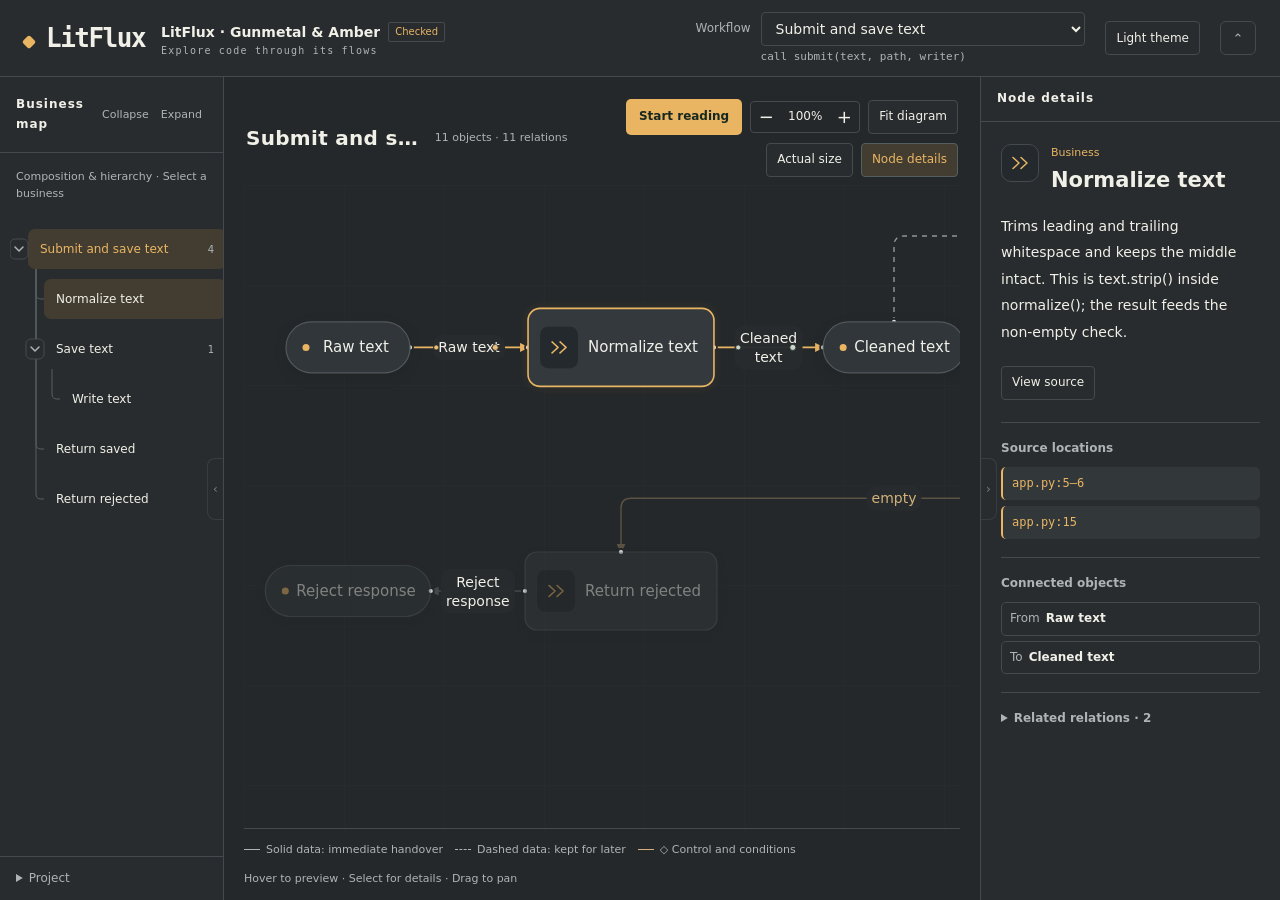
<file: docs/case/litflux-case-en.html>
<!doctype html><html lang="zh-CN" data-theme="dark"><head><meta charset="utf-8"><meta name="viewport" content="width=device-width,initial-scale=1"><title>LitFlux</title><style>:root{color-scheme:light;--page:#f3f5f2;--surface:#fffefa;--soft:#eef2ed;--ink:#263b34;--muted:#607168;--line:#dce3dc;--accent:#32674e;--focus:#e5efe6;--process:#edf4ea;--data:#edf4f8;--resource:#e8f1e9;--provider:#eeeaf5;--decision:#f3edf7;--control:#896e32;--failure:#a45d65;--loop:#7f6ca1;--resource-line:#558c7a;--provider-line:#6d86a9;--input:#3e719b;--output:#9a6746;--tree-line:#bac9c1;--shadow:0 12px 36px #172b1f20}
html[data-theme=dark]{color-scheme:dark;--page:#171d23;--surface:#1e282f;--soft:#26333b;--ink:#e2eced;--muted:#adbec4;--line:#3a4a54;--accent:#a7d1bc;--focus:#304d43;--process:#293d3a;--data:#294453;--resource:#2b443a;--provider:#3c354e;--decision:#40384e;--control:#caba87;--failure:#dfa3ac;--loop:#c4ade7;--resource-line:#a6cfb4;--provider-line:#a9c4e6;--input:#a8c8e6;--output:#e0b393;--tree-line:#52666e;--shadow:0 12px 36px #0005}
*{box-sizing:border-box}body{margin:0;background:var(--page);color:var(--ink);font:14px/1.6 "Segoe UI","PingFang SC","Microsoft YaHei UI",system-ui,sans-serif}
button,select{font:inherit;color:inherit}button{cursor:pointer;background:transparent;border:0}button:disabled{opacity:.45;cursor:default}
button:focus-visible,select:focus-visible,summary:focus-visible,[tabindex]:focus-visible{outline:2px solid var(--accent);outline-offset:3px}
[hidden]{display:none!important}button:hover:not(:disabled){background:var(--soft)}
.app{height:100dvh;display:flex;flex-direction:column;overflow:hidden}
.app-header{display:flex;align-items:center;gap:20px;padding:14px 22px;border-bottom:1px solid var(--line);background:var(--surface);flex:none;min-height:86px}
.identity{display:flex;align-items:center;gap:16px;min-width:0}.brand{font:600 27px Georgia,serif;letter-spacing:-1px}
.project-heading{min-width:0}.project-heading>div{display:flex;gap:8px;align-items:center}.project-name{font-size:14px;font-weight:600;max-width:310px;overflow:hidden;text-overflow:ellipsis;white-space:nowrap}
.project-kicker{font-size:11px;color:var(--muted);margin-top:2px}.badge{font-size:10px;padding:1px 6px;border:1px solid var(--line);border-radius:4px;color:var(--muted);white-space:nowrap}
.workflow-picker{margin-left:auto;display:grid;grid-template-columns:auto minmax(0,1fr);column-gap:10px;align-items:center;width:390px;min-width:200px;max-width:40%}
.workflow-picker label{font-size:12px;color:var(--muted)}
select{border:1px solid var(--line);border-radius:7px;background:var(--surface);padding:7px 10px;max-width:100%;min-width:0}
/* The native popup paints its own light list; without this the dark-theme options stay near-invisible. */
select option{background-color:var(--surface);color:var(--ink)}
.workflow-picker select{width:100%;font-size:14px;font-weight:500;background:var(--soft)}
.workflow-trigger{grid-column:2;margin:3px 0 0;font:11px/1.4 Consolas,monospace;color:var(--muted);white-space:nowrap;overflow:hidden;text-overflow:ellipsis}
.toolbar-button,.panel-toggle{border:1px solid var(--line);border-radius:6px;padding:6px 10px;font-size:12px;white-space:nowrap;min-height:34px;background:var(--surface)}
.panel-toggle[aria-expanded=true],#motion[aria-pressed=true]{background:var(--focus);border-color:var(--tree-line);color:var(--accent)}
.dual-layout{flex:1;min-height:0;display:grid;grid-template-columns:248px minmax(0,1fr);gap:12px;padding:12px}
.dual-layout.sidebar-collapsed{grid-template-columns:minmax(0,1fr)}
.dual-layout.inspector-open{grid-template-columns:248px minmax(0,1fr) 340px}
.dual-layout.sidebar-collapsed.inspector-open{grid-template-columns:minmax(0,1fr) 340px}
.business-panel,.inspector{min-width:0;min-height:0;background:var(--surface);border:1px solid var(--line);border-radius:10px;overflow:hidden;display:flex;flex-direction:column}
.panel-head{display:flex;align-items:center;justify-content:space-between;gap:8px;padding:14px 16px;border-bottom:1px solid var(--line);flex:none}.panel-head h2{font-size:13px;margin:0;font-weight:600}
.branch-tools{display:flex;gap:2px}.branch-tools button{font-size:11px;color:var(--muted);padding:4px 5px;border-radius:4px}
.business-caption{font-size:11px;color:var(--muted);margin:0;padding:10px 16px 0}
.business-canvas{flex:1;min-height:0;overflow:auto;padding:12px 10px 18px;scrollbar-width:thin;scrollbar-color:var(--line) transparent}
.business-canvas svg{display:block}.business-connector{fill:none;stroke:var(--tree-line);stroke-width:1.2}.business-connector.active{stroke:var(--accent);stroke-width:1.7}
.business-node{cursor:pointer;outline:none}.business-node .business-card{fill:var(--surface);stroke:var(--line);stroke-width:1}
.business-node .business-label{fill:var(--ink);font-size:12px;font-weight:500}.business-node .business-count{fill:var(--muted);font-size:10px}
.business-node:hover .business-card{fill:var(--soft);stroke:var(--tree-line)}.business-node.current .business-card{fill:var(--focus);stroke:var(--accent);stroke-width:1.5}
.business-node.current .business-label{fill:var(--accent)}.business-node.selected .business-card{stroke:var(--accent)}.business-node:focus-visible .business-card{stroke:var(--accent);stroke-width:2.5}
.business-toggle{cursor:pointer;outline:none}.business-toggle .toggle-hit{fill:var(--surface);stroke:var(--line)}.business-toggle .toggle-chevron{fill:none;stroke:var(--muted);stroke-width:1.5;stroke-linecap:round;stroke-linejoin:round}
.business-toggle:hover .toggle-hit,.business-toggle:focus-visible .toggle-hit{fill:var(--focus);stroke:var(--accent)}
.project-info{padding:12px 16px;border-top:1px solid var(--line);font-size:12px;color:var(--muted);max-height:40%;overflow:auto}.project-info summary{cursor:pointer}.project-info h2{font-size:15px;color:var(--ink)}
.workspace{min-width:0;min-height:0;display:flex;flex-direction:column;overflow:hidden}
.crumbs{font-size:12px;color:var(--muted);display:flex;gap:7px;flex-wrap:wrap;padding:0 3px}.crumbs button{padding:0;color:var(--muted)}
.page-heading{display:flex;align-items:center;justify-content:space-between;gap:12px;margin:5px 2px 8px}.page-heading h1{font-size:19px;font-weight:600;margin:0;line-height:1.4}
.read-actions{display:flex;gap:8px;align-items:center;flex:none}.primary{background:var(--accent);color:var(--surface);border-radius:6px;padding:8px 13px;font-size:12px;font-weight:600;min-height:34px}
.primary:hover:not(:disabled){filter:brightness(.92);background:var(--accent)}html[data-theme=dark] .primary{color:#172820}
.read-actions>button:not(.primary){font-size:12px;color:var(--muted);padding:5px}.context-bar{display:flex;justify-content:space-between;gap:12px;align-items:center;margin:0 3px 10px}
.read-status{font-size:12px;color:var(--muted);margin:0;min-height:20px}
.menu{position:relative}.menu>summary{cursor:pointer;font-size:12px;padding:5px 10px;border:1px solid var(--line);border-radius:6px;background:var(--surface);white-space:nowrap}
.menu-body{position:absolute;right:0;top:38px;width:min(390px,80vw);z-index:30;background:var(--surface);border:1px solid var(--line);box-shadow:var(--shadow);border-radius:8px;padding:16px}
.menu-body p{font-size:11px;color:var(--muted);margin:12px 0 0}.choices{display:grid;gap:12px}.choices label{display:grid;gap:5px;font-size:12px}.choices select{width:100%}
.graph-panel{border:1px solid var(--line);border-radius:10px;background:var(--surface);overflow:hidden;display:flex;flex-direction:column;flex:1;min-height:220px}
.graph-top{display:flex;justify-content:space-between;align-items:center;flex-wrap:wrap;gap:8px;padding:9px 12px;border-bottom:1px solid var(--line);flex:none}
.graph-caption{display:flex;gap:12px;align-items:center}.graph-top strong{font-size:13px;font-weight:600}#relation-count{font-size:11px;color:var(--muted)}
.graph-actions{display:flex;gap:7px;flex-wrap:wrap;align-items:center}.zoom-tools{display:flex;align-items:center;border:1px solid var(--line);border-radius:6px;overflow:hidden}
.zoom-tools button{font-size:18px;width:30px;height:30px;line-height:1}.zoom-tools output{font-size:12px;width:48px;text-align:center;font-variant-numeric:tabular-nums}
.scene{flex:1;min-height:0;position:relative;overflow:auto;cursor:grab;touch-action:none;scrollbar-width:thin;scrollbar-color:var(--tree-line) transparent;background:radial-gradient(var(--line) .8px,transparent .8px) 0 0/25px 25px var(--surface)}
.scene.grabbing{cursor:grabbing;user-select:none}.scene>svg{display:block;transform-origin:0 0;overflow:visible}
.graph-note{display:flex;align-items:center;gap:12px;flex-wrap:wrap;padding:8px 12px;border-top:1px solid var(--line);font-size:11px;color:var(--muted);flex:none}
.key::before{content:'';display:inline-block;width:16px;border-top:1.5px solid var(--muted);vertical-align:3px;margin-right:6px}.key.later::before{border-top-style:dashed}.key.control::before{border-color:var(--control)}
.drawing-error{padding:24px;color:var(--failure);font:12px/1.7 Consolas,monospace;white-space:pre-wrap}
.inspector .panel-head{padding:12px 16px}.close-button{font-size:12px;padding:4px 8px;border-radius:4px;color:var(--muted)}
.details-body{padding:20px;overflow:auto;min-height:0;flex:1;scrollbar-width:thin}
.selection-heading{display:flex;gap:12px;align-items:flex-start;margin-bottom:16px}.selected-symbol{width:38px;height:38px;display:grid;place-items:center;background:var(--soft);border:1px solid var(--line);border-radius:8px;flex:none;color:var(--accent)}
.selected-symbol svg{width:24px;height:24px}.role{font-size:11px;color:var(--muted);display:block;margin-bottom:4px}.selection-heading h2{margin:0;font-size:19px;line-height:1.5;overflow-wrap:anywhere}
#selected-text{font-size:14px;line-height:1.9;white-space:pre-wrap;overflow-wrap:anywhere;margin:0 0 20px}
.empty-note{color:var(--muted);font-size:13px;line-height:1.8}
.details-actions{display:flex;gap:8px;flex-wrap:wrap;margin-bottom:22px}.details-actions button{font-size:12px}
.detail-section{border-top:1px solid var(--line);padding-top:16px;margin-top:18px}.detail-section h3,.detail-section summary{font-size:12px;font-weight:600;margin:0 0 9px;color:var(--muted)}
.source-links{display:grid;gap:6px}.source-links button{text-align:left;font:12px/1.6 Consolas,monospace;color:var(--accent);overflow-wrap:anywhere;padding:7px 9px;border-radius:5px;background:var(--soft)}
.relation-index summary{cursor:pointer}.relation-index ul{list-style:none;padding:0;margin:0}.relation-index li+li{border-top:1px solid var(--line)}
.relation-index button{width:100%;text-align:left;padding:10px 0}.relation-index .pair{font-size:12px;display:block;color:var(--muted)}.relation-index .meaning{font-size:13px;display:block;margin-top:2px}
.connected-list{display:grid;gap:5px}.connected-list button{text-align:left;padding:6px 8px;border:1px solid var(--line);border-radius:5px;font-size:12px}.connected-list span{color:var(--muted);margin-right:6px}
.drawer{flex:1;min-height:0;display:flex;flex-direction:column}.drawer-head{padding:14px 16px;border-bottom:1px solid var(--line);flex:none}.drawer-head h2{font-size:14px;margin:12px 0 0;overflow-wrap:anywhere}.drawer-head button{font-size:12px;color:var(--accent);padding:4px 0}
.drawer-body{padding:0 16px 20px;overflow:auto;flex:1}.source{margin:18px 0}.source h3{font:12px/1.6 Consolas,monospace;color:var(--muted);overflow-wrap:anywhere}
.source pre{font:12px/1.8 Consolas,monospace;background:var(--soft);padding:12px;overflow:auto;border:1px solid var(--line);border-radius:6px}.source .row{display:block}.source .ln{display:inline-block;width:34px;color:var(--muted);user-select:none}
.node-preview{position:fixed;z-index:60;width:300px;max-width:calc(100vw - 24px);max-height:calc(100vh - 24px);overflow:auto;background:var(--surface);border:1px solid var(--line);box-shadow:var(--shadow);border-radius:9px;padding:14px 16px;color:var(--ink)}
.node-preview strong{font-size:14px;display:block;margin:3px 0 7px}.node-preview p{font-size:13px;line-height:1.7;margin:0;overflow-wrap:anywhere}.node-preview .preview-source{font:11px/1.6 Consolas,monospace;color:var(--muted);margin-top:9px}.node-preview .preview-hint{font-size:11px;color:var(--muted);margin-top:8px}
@media(max-width:1250px){.dual-layout.inspector-open{grid-template-columns:248px minmax(0,1fr)}.dual-layout.sidebar-collapsed.inspector-open{grid-template-columns:minmax(0,1fr)}.inspector{position:absolute;right:12px;top:102px;bottom:12px;width:340px;z-index:35;box-shadow:var(--shadow)}.project-name{max-width:210px}.project-kicker{display:none}.app-header{gap:12px;padding:12px 16px}.workflow-picker{width:330px}}
@media(max-width:900px){.identity{gap:10px}.project-name{max-width:160px}.badge{display:none}.app-header{flex-wrap:wrap;min-height:120px}.workflow-picker{order:3;width:100%;max-width:none;margin-left:0}.app-header>#theme{margin-left:auto}.dual-layout:not(.sidebar-collapsed){grid-template-columns:minmax(0,1fr)}.business-panel{position:absolute;left:12px;top:140px;bottom:12px;width:248px;z-index:34;box-shadow:var(--shadow)}.inspector{top:140px}.page-heading{align-items:flex-start}.graph-actions{gap:5px}.context-bar{align-items:flex-start}}
@media(prefers-reduced-motion:reduce){.flow-particles{display:none}}

/* Industrial chrome; soft, quiet diagram surfaces. */
html[data-theme=dark]{--page:#25282a;--surface:#282c2e;--soft:#32373a;--ink:#f0f0e8;--muted:#aeb4b5;--line:#444a4d;--accent:#e9b563;--focus:#433d31;--process:#34393d;--data:#303639;--resource:#323a3a;--provider:#373a40;--decision:#383b3f;--control:#d3b37a;--failure:#ca9289;--loop:#b3a3c3;--resource-line:#b9c8bc;--provider-line:#b9c0cf;--input:#e9bd77;--output:#c9d7c9;--tree-line:#555e60;--shadow:0 14px 40px #1118}
.app-header{min-height:76px;padding:12px 24px;background:var(--surface)}
.brand{font-family:Consolas,'Microsoft YaHei',monospace;font-size:26px;letter-spacing:-1.5px}.brand:before{content:'';display:inline-block;width:10px;height:10px;background:var(--accent);transform:rotate(45deg);border-radius:2px;margin-right:12px}
.project-kicker{font:10px Consolas,monospace;letter-spacing:1.2px}.badge{border-radius:2px;color:var(--accent)}
.dual-layout{gap:0;padding:0;grid-template-columns:224px minmax(0,1fr)}.dual-layout.inspector-open{grid-template-columns:224px minmax(0,1fr) 300px}.dual-layout.sidebar-collapsed.inspector-open{grid-template-columns:minmax(0,1fr) 300px}
.business-panel,.inspector{border-radius:0;border:0}.business-panel{border-right:1px solid var(--line)}.inspector{border-left:1px solid var(--line)}
.workspace{padding:20px 20px 0}.page-heading h1{font-size:20px;letter-spacing:.3px}.graph-panel{border:0;border-radius:0;background:transparent}.graph-top{padding:12px 0}.graph-note{padding:12px 0}
.scene{background-color:var(--page);background-image:linear-gradient(#abb8aa05 1px,transparent 1px),linear-gradient(90deg,#abb8aa05 1px,transparent 1px),radial-gradient(#abb8aa15 .7px,transparent .7px);background-size:100px 100px,100px 100px,20px 20px}
.toolbar-button,.panel-toggle,.zoom-tools,select{border-radius:4px}.primary{border-radius:5px}.workflow-picker select{background:transparent}
.business-node .business-card{stroke:transparent;fill:transparent}.business-node.current .business-card,.business-node.selected .business-card{fill:var(--focus);stroke:transparent}.business-node.current .business-label{fill:var(--accent)}.business-label{font-weight:400!important}.business-connector{stroke:var(--tree-line);stroke-width:1}
.panel-head h2{font-size:12px;letter-spacing:1px}.panel-head{padding:18px 16px}.business-caption{padding-top:15px}.business-canvas{padding-top:18px}
.selected-symbol{border-radius:10px;background:#202426;color:var(--accent)}.selection-heading h2{font-size:21px}.role{color:var(--accent)}.details-body{padding:22px 20px}.source-links button,.source pre{border-radius:5px}.source-links button{border-left:2px solid var(--accent)}
.node .shape{fill:var(--process)!important;stroke:#51585d!important;stroke-width:1.2!important;filter:drop-shadow(0 4px 6px #13161930)}
.node.role-data .shape{fill:var(--data)!important}.node.role-resource .shape{fill:var(--resource)!important}.node.is-selected .shape,.node.is-current .shape{stroke:var(--accent)!important;stroke-width:1.6!important;filter:drop-shadow(0 0 5px #e9b56316)}
.node{outline:none!important}.node:focus-visible{outline:none}.node:focus-visible .shape{stroke:var(--accent)!important;stroke-width:2!important}
.node .icon-tile{fill:#24292d;stroke:#ffffff05;stroke-width:1}.node .role-glyph{stroke:var(--accent);fill:none;stroke-width:1.5;stroke-linecap:round;stroke-linejoin:round;pointer-events:none}.node .data-dot{fill:var(--accent)}
#canvas .edge{stroke:#8e9798;stroke-width:1.4}#canvas .edge.role-control{stroke:var(--control)}#canvas .edge.role-effect{stroke:var(--resource-line)}#canvas .edge.role-capability{stroke:var(--provider-line)}#canvas .edge.role-loop{stroke:var(--loop)}#canvas .edge.related{stroke:var(--accent);stroke-width:1.8}.relation-note .note-hit{rx:10;fill:var(--surface)}.relation-note .note-title{font-size:14px;fill:var(--muted)}.edge-port{fill:#e5e6e0;stroke:var(--page);stroke-width:1.8;pointer-events:none}
@media(max-width:1250px){.dual-layout.inspector-open{grid-template-columns:224px minmax(0,1fr)}.dual-layout.sidebar-collapsed.inspector-open{grid-template-columns:minmax(0,1fr)}.inspector{width:320px;top:88px;right:12px;bottom:12px;border:1px solid var(--line);border-radius:10px}.workspace{padding-left:14px;padding-right:14px}}
@media(max-width:900px){.dual-layout.inspector-open{grid-template-columns:minmax(0,1fr)}.business-panel,.inspector{top:140px}.business-panel{border:1px solid var(--line);border-radius:8px}}

:root{--node-border:#b7b7af;--icon-tile:#e5e4dc;--edge-neutral:#7c817e;--port:#505a55;--accent:#946523;--focus:#eee3cf}
html[data-theme=dark]{--node-border:#51585d;--icon-tile:#24292d;--edge-neutral:#8e9798;--port:#e5e6e0;--accent:#e9b563;--focus:#433d31}
#canvas .node .shape{stroke:var(--node-border)!important}
#canvas .node.is-selected .shape,#canvas .node.is-current .shape,#canvas .node:focus-visible .shape{stroke:var(--accent)!important}
.node .icon-tile,.selected-symbol{background:var(--icon-tile);fill:var(--icon-tile)}
#canvas .edge{stroke:var(--edge-neutral)}#canvas .edge.role-control{stroke:var(--control)}#canvas .edge.role-failure{stroke:var(--failure)}#canvas .edge.role-loop{stroke:var(--loop)}#canvas .edge.role-effect{stroke:var(--resource-line)}#canvas .edge.role-capability{stroke:var(--provider-line)}#canvas .edge.related{stroke:var(--accent)}
.edge-port{fill:var(--port)}

/* --- Collapsible chrome: header, business map, node details -------------- */
.app{position:relative}
.icon-button{border:1px solid var(--line);border-radius:6px;min-height:34px;min-width:36px;padding:0 8px;font-size:13px;line-height:1;background:var(--surface);color:var(--muted)}
.icon-button:hover:not(:disabled){color:var(--ink);background:var(--soft)}
.app.header-collapsed .app-header{display:none}
.edge-hint{position:absolute;z-index:35;display:flex;align-items:center;justify-content:center}
.edge-hint[hidden]{display:none}
.edge-hint>button{opacity:0;pointer-events:none;border:1px solid var(--line);background:var(--surface);color:var(--muted);font-size:12px;box-shadow:0 10px 26px #0003;transition:opacity .16s ease,transform .16s ease,color .16s ease}
.edge-hint:hover>button,.edge-hint:focus-within>button{opacity:1;pointer-events:auto;color:var(--ink)}
.edge-top{top:0;left:0;right:0;height:14px}
.edge-top>button{border-radius:0 0 9px 9px;border-top:0;padding:5px 14px;transform:translateY(-5px)}
.edge-top:hover>button,.edge-top:focus-within>button{transform:none}
.edge-left,.edge-right{top:50%;width:18px;height:136px;transform:translateY(-50%)}
.edge-left{left:0}.edge-right{right:0}
.edge-left>button{writing-mode:vertical-rl;border-left:0;border-radius:0 9px 9px 0;padding:14px 4px;transform:translateX(-6px)}
.edge-right>button{writing-mode:vertical-rl;border-right:0;border-radius:9px 0 0 9px;padding:14px 4px;transform:translateX(6px)}
.edge-left:hover>button,.edge-left:focus-within>button,.edge-right:hover>button,.edge-right:focus-within>button{transform:none}

/* --- Branch chips in node details --------------------------------------- */
.branch-choices{display:flex;flex-wrap:wrap;gap:6px}
.branch-chip{border:1px solid var(--line);border-radius:999px;padding:4px 12px;font-size:12px;background:var(--surface);color:var(--muted)}
.branch-chip[aria-pressed=true]{background:var(--focus);border-color:var(--tree-line);color:var(--accent)}
.branch-hint{margin:9px 0 0;font-size:11px;color:var(--muted)}
.selected-symbol{color:var(--accent)}
.selected-symbol .role-icon,.selected-symbol .resource-icon{width:24px;height:24px}

/* --- Compact workspace bar: one row instead of heading + context + toolbar */
.workspace-bar{display:flex;align-items:center;gap:14px;margin:2px 2px 8px;min-height:40px}
.workspace-bar h1{font-size:20px;font-weight:600;letter-spacing:.3px;margin:0;line-height:1.3;white-space:nowrap;overflow:hidden;text-overflow:ellipsis}
.flow-count{font-size:11.5px;color:var(--muted);white-space:nowrap}
.bar-actions{display:flex;align-items:center;gap:8px;margin-left:auto;flex-wrap:wrap;justify-content:flex-end}
.bar-actions .primary{min-height:32px}
.read-status{padding:0 2px 8px}

/* Collapsing the top hides the app header, breadcrumbs and the bar together. */
.app.header-collapsed .app-header,
.app.header-collapsed .workspace-bar,
.app.header-collapsed .crumbs,
.app.header-collapsed .read-status{display:none}

/* --- Vertical collapse tabs, centred on each panel edge ------------------ */
:where(.business-panel,.inspector){position:relative}
.edge-toggle{position:absolute;top:50%;transform:translateY(-50%);z-index:6;width:16px;height:62px;display:flex;align-items:center;justify-content:center;padding:0;font-size:12px;line-height:1;border:1px solid var(--line);background:var(--surface);color:var(--muted);opacity:.6;transition:opacity .15s ease,color .15s ease,background .15s ease}
.edge-toggle:hover,.edge-toggle:focus-visible{opacity:1;color:var(--ink);background:var(--soft)}
.edge-toggle-right{right:0;border-right:0;border-radius:8px 0 0 8px}
.edge-toggle-left{left:0;border-left:0;border-radius:0 8px 8px 0}
.node .role-glyph-dot{fill:var(--accent);stroke:none}
.selected-symbol .role-glyph-dot{fill:currentColor;stroke:none}

/* --- Back to parent level ------------------------------------------------ */
.back-level{flex:none;white-space:nowrap}

/* --- Fullscreen source drawer -------------------------------------------- */
#toggle-source-full{margin-left:8px}
.drawer.source-full{position:fixed;inset:18px;z-index:90;flex:none;background:var(--surface);border:1px solid var(--line);border-radius:12px;box-shadow:0 0 0 100vmax rgba(0,0,0,.55),0 26px 70px #0009}
.drawer.source-full .drawer-head{padding:14px 22px}
.drawer.source-full .drawer-head h2{margin-top:14px}
.drawer.source-full .drawer-body{width:100%;max-width:1080px;margin:0 auto;padding:0 22px 32px}
</style></head>
<body id="litflux-canvas-app">
<div class="app">
  <header class="app-header" id="app-header">
    <div class="identity"><div class="brand">LitFlux</div><div class="project-heading"><div><span id="title" class="project-name"></span><span id="delivery-badge" class="badge">草稿</span></div><div class="project-kicker">从业务流程读懂代码</div></div></div>
    <div class="workflow-picker"><label for="workflow-select">工作流</label><select id="workflow-select" aria-describedby="workflow-trigger"></select><p id="workflow-trigger" class="workflow-trigger" data-no-translate></p></div>
    <button id="theme" class="toolbar-button">深色主题</button>
    <button id="collapse-header" class="icon-button" aria-label="收起顶栏" title="收起顶栏" aria-expanded="true" aria-controls="app-header">⌃</button>
  </header>
  <div class="dual-layout inspector-open">
    <aside id="business-panel" class="business-panel"><div class="panel-head"><h2>业务分解图</h2><div class="branch-tools"><button id="collapse-all">收拢</button><button id="expand-all">展开</button></div></div><p class="business-caption">组成与层级 · 点击业务进入</p><div id="business" class="business-canvas" aria-label="业务分解图"></div><details class="project-info"><summary>项目信息</summary><h2 id="project-title"></h2><p id="summary"></p><p id="scope"></p></details><button id="collapse-business" class="edge-toggle edge-toggle-right" aria-label="收起业务分解图" aria-controls="business-panel">‹</button></aside>
    <main class="workspace">
      <nav id="crumbs" class="crumbs" aria-label="当前业务路径"></nav>
      <div class="workspace-bar">
        <button id="back-level" class="toolbar-button back-level" hidden aria-label="返回上一层">← 返回上层</button>
        <h1 id="flow-title"></h1><span id="relation-count" class="flow-count"></span>
        <div class="bar-actions"><button id="read-start" class="primary">开始阅读</button><button id="read-next" class="primary" hidden disabled>下一步</button><button id="read-reset" hidden>退出阅读</button>
          <div class="zoom-tools" role="group" aria-label="缩放"><button id="zoom-out" aria-label="缩小">−</button><output id="zoom-value" aria-label="当前比例">100%</output><button id="zoom-in" aria-label="放大">+</button></div>
          <button id="fit" class="toolbar-button">适应全图</button><button id="reset-view" class="toolbar-button">原始大小</button><button id="toggle-details" class="panel-toggle" aria-expanded="true" aria-controls="inspector">节点详情</button>
        </div>
      </div>
      <p id="read-status" class="read-status" hidden></p>
      <section class="graph-panel">
        <div id="canvas" class="scene" aria-label="当前业务的完整内部流程图"></div>
        <div class="graph-note"><span class="key" data-legend="data">数据实线：即时承接</span><span class="key later" data-legend="data">数据虚线：保留后用</span><span class="key control" data-legend="control">◇ 控制与条件</span><span data-legend="failure">╌ 失败路径</span><span data-legend="loop">↺ 循环回指</span><span data-legend="effect">→ 资源作用</span><span data-legend="capability">⋯ 组件能力</span><span>悬浮预览 · 点击查看详情 · 拖拽平移</span></div>
      </section>
    </main>
    <aside id="inspector" class="inspector" aria-label="节点详情">
      <div class="panel-head"><h2>节点详情</h2></div>
      <div id="details-body" class="details-body">
        <div class="selection-heading"><div id="selected-symbol" class="selected-symbol" aria-hidden="true"></div><div><span id="selected-role" class="role"></span><h2 id="selected-title"></h2></div></div>
        <p id="selected-text"></p><p id="no-description" class="empty-note" hidden>此节点尚未提供补充说明。</p>
        <div class="details-actions"><button id="expand" class="primary" hidden>进入内部</button><button id="show-source" class="toolbar-button" hidden>查看源码</button></div>
        <section id="branch-section" class="detail-section" hidden><h3>分支</h3><div id="branch-choices" class="branch-choices"></div><p class="branch-hint">点击图上的判断节点可切换到下一个分支。</p></section>
        <section id="source-links-section" class="detail-section" hidden><h3>源码位置</h3><div id="source-links" class="source-links"></div></section>
        <section id="connections-section" class="detail-section" hidden><h3>关联对象</h3><div id="connections" class="connected-list"></div></section>
        <details class="relation-index detail-section" id="relation-index"><summary id="relation-index-title">相关关系</summary><ul id="relation-list"></ul></details>
      </div>
      <section id="drawer" class="drawer" aria-label="源码摘录" hidden><div class="drawer-head"><button id="close-source">← 返回节点说明</button><button id="toggle-source-full" class="toolbar-button" aria-pressed="false">全屏</button><h2 id="source-title"></h2></div><div id="sources" class="drawer-body"></div></section>
      <button id="close-details" class="edge-toggle edge-toggle-left" aria-label="收起节点详情" aria-controls="inspector">›</button>
    </aside>
  </div>
  <div class="edge-hint edge-top" id="edge-top" hidden><button id="expand-header" aria-label="展开顶栏">⌄ 顶栏</button></div>
  <div class="edge-hint edge-left" id="edge-left" hidden><button id="expand-business" aria-label="展开业务分解图">业务分解图 ›</button></div>
  <div class="edge-hint edge-right" id="edge-right" hidden><button id="expand-details" aria-label="展开节点详情">‹ 节点详情</button></div>
</div>
<div id="node-preview" class="node-preview" role="tooltip" hidden></div>
<script>// LitFlux drawing primitives: place, measure, draw. This file never decides layout,
// line style or object roles — the project module passes everything in.
const LitFluxDrawing = (() => {
  const NS = 'http://www.w3.org/2000/svg';
  const FONT = '"Segoe UI","PingFang SC","Microsoft YaHei UI",system-ui,sans-serif';
  const LINE = { 15: 21, 14: 19 };
  const canvas = document.createElement('canvas');
  const ctx = canvas.getContext('2d');
  const cache = new Map();
  const resourceKinds = Object.freeze({database:'数据库',config:'运行配置',directory:'目录',file:'文件',memory:'共享状态',generic:'通用资源'});
  const resourceKind = kind => Object.hasOwn(resourceKinds,kind) ? kind : 'generic';
  function resourceIcon(kind) {
    kind=resourceKind(kind);
    const icon=el('svg',{viewBox:'0 0 24 24',width:24,height:24,fill:'none',stroke:'currentColor','stroke-width':1.5,'stroke-linecap':'round','stroke-linejoin':'round','aria-hidden':'true',class:'resource-icon','data-resource-icon':kind});
    const paths={
      database:'M4 6C4 2 20 2 20 6C20 10 4 10 4 6V18C4 22 20 22 20 18V6 M4 12C4 16 20 16 20 12',
      directory:'M3 7V5H9L12 8H21V20H3Z M3 8H12',
      file:'M6 2H14L20 8V22H6Z M14 2V8H20 M9 13H17 M9 17H15',
      memory:'M3 6L12 2L21 6L12 10Z M3 11L12 15L21 11 M3 16L12 20L21 16',
      generic:'M3 7L12 3L21 7V17L12 21L3 17Z M3 7L12 11L21 7 M12 11V21'
    };
    if(kind==='config'){
      const points=Array.from({length:32},(_,i)=>{const angle=i*Math.PI/16-Math.PI/2,r=i%4<2?10:8;return `${12+r*Math.cos(angle)},${12+r*Math.sin(angle)}`;});
      icon.append(el('polygon',{points:points.join(' ')}),el('circle',{cx:12,cy:12,r:3}));
    }else icon.append(el('path',{d:paths[kind]}));
    return icon;
  }

  const roleGlyphs = {
    business: 'M5 6.5 11 12l-6 5.5 M13 6.5 19 12l-6 5.5',
    decision: 'M8.4 9.6a3.6 3.6 0 1 1 6.1 2.7c-1.3 1-2 1.6-2 3.1',
    component: 'M7.5 7.5h9v9h-9Z M10 3v4.5 M14 3v4.5 M10 16.5V21 M14 16.5V21 M3 10h4.5 M3 14h4.5 M16.5 10H21 M16.5 14H21',
    boundary: 'M4 4.5h16v15H4Z M8 12h7 M12.5 9l3 3-3 3',
  };
  function roleIcon(type) {
    const shape = Object.hasOwn(roleGlyphs, type) ? type : 'business';
    const icon = el('svg', {
      viewBox: '0 0 24 24', width: 24, height: 24, fill: 'none', stroke: 'currentColor',
      'stroke-width': 1.5, 'stroke-linecap': 'round', 'stroke-linejoin': 'round',
      'aria-hidden': 'true', class: 'role-icon', 'data-role-icon': shape,
    });
    icon.append(el('path', { class: 'role-glyph', d: roleGlyphs[shape] }));
    if (shape === 'decision') icon.append(el('circle', { class: 'role-glyph-dot', cx: 12.4, cy: 18.9, r: 1.3, fill: 'currentColor' }));
    return icon;
  }

  function el(tag, attrs = {}) {
    const node = document.createElementNS(NS, tag);
    for (const [key, value] of Object.entries(attrs)) node.setAttribute(key, value);
    return node;
  }
  function width(text, fontSize) {
    ctx.font = `${fontSize}px ${FONT}`;
    return ctx.measureText(String(text)).width;
  }
  function wrap(text, maxWidth, fontSize = 15) {
    const key = `${fontSize}|${maxWidth}|${text}`;
    if (cache.has(key)) return cache.get(key);
    const lines = [];
    for (const paragraph of String(text ?? '').split('\n')) {
      let line = '';
      for (const token of paragraph.match(/[A-Za-z0-9_./:#-]+|\s+|[^\x00-\xff]|./g) || []) {
        if (!line && !token.trim()) continue;
        if (width(line + token, fontSize) <= maxWidth) { line += token; continue; }
        if (line.trim()) lines.push(line.trim());
        line = '';
        if (width(token, fontSize) <= maxWidth) { if (token.trim()) line = token; continue; }
        for (const ch of token) {
          if (line && width(line + ch, fontSize) > maxWidth) { lines.push(line.trim()); line = ''; }
          line += ch;
        }
      }
      if (line.trim()) lines.push(line.trim());
    }
    if (!lines.length) lines.push('');
    const lineHeight = LINE[fontSize] || Math.round(fontSize * 1.4);
    const result = {
      lines,
      lineHeight,
      width: Math.ceil(Math.max(...lines.map((row) => width(row, fontSize)))),
      height: lines.length * lineHeight,
    };
    cache.set(key, result);
    return result;
  }
  function measure(text, options = {}) {
    const result = wrap(text, options.maxWidth ?? 260, options.fontSize ?? 14);
    return { ...result, lines: [...result.lines],
      boxWidth: result.width + 10, boxHeight: result.height + 6 };
  }

  const SIDES = { left: [-1, 0], right: [1, 0], top: [0, -1], bottom: [0, 1] };
  function inside(pos, toward, side) {
    let dx = toward[0] - pos.x, dy = toward[1] - pos.y;
    if (side) {
      const direction = SIDES[side];
      if (!direction) throw Error(`${pos.id}: sides must be left/right/top/bottom`);
      [dx, dy] = direction;
    }
    if (!dx && !dy) throw Error(`${pos.id}: coincident endpoints need an explicit side`);
    const hw = pos.width / 2, hh = pos.height / 2;
    let k;
    k = Math.min(dx ? Math.abs(hw / dx) : Infinity, dy ? Math.abs(hh / dy) : Infinity);
    return [pos.x + dx * k, pos.y + dy * k];
  }
  function rounded(points) {
    let d = `M${points[0][0]} ${points[0][1]}`;
    for (let i = 1; i < points.length - 1; i++) {
      const a = points[i - 1], b = points[i], c = points[i + 1];
      const u = Math.hypot(b[0] - a[0], b[1] - a[1]), v = Math.hypot(c[0] - b[0], c[1] - b[1]);
      const r = Math.min(10, u / 2, v / 2);
      if (!u || !v) continue;
      d += ` L${b[0] + (a[0] - b[0]) * r / u} ${b[1] + (a[1] - b[1]) * r / u}`;
      d += ` Q${b[0]} ${b[1]} ${b[0] + (c[0] - b[0]) * r / v} ${b[1] + (c[1] - b[1]) * r / v}`;
    }
    return d + ` L${points.at(-1)[0]} ${points.at(-1)[1]}`;
  }

  function create(flow, host, handlers = {}) {
    const objectById = new Map(flow.objects.map((o) => [o.id, o]));
    const relationById = new Map(flow.relations.map((r) => [r.id, r]));
    const out = el('svg', { role: 'img', 'aria-label': '当前业务的完整内部流程图' });
    const defs = el('defs');
    const style = el('style');
    style.textContent = [
      '.node .shape{fill:var(--process,#edf4ea);stroke:#91aa9c;stroke-width:1.3}',
      '.node.role-data .shape{fill:var(--data,#edf4f8);stroke:#88a4bb}',
      '.node.role-resource .shape{fill:var(--resource,#e8f1e9);stroke:#558c7a}',
      '.node.role-component .shape{fill:var(--provider,#eeeaf5);stroke:#6d86a9}',
      '.node.role-decision .shape{fill:var(--decision,#f3edf7);stroke:#aa95bd}',
      '.node.role-boundary .shape{fill:var(--soft,#eef1ed);stroke:#9aa8aa;stroke-dasharray:3 3}',
      '.node .n-title{fill:var(--ink,#263b34)}',
      '.node .resource-icon{color:var(--resource-line,#558c7a);pointer-events:none}',
      '.node .detail-hint{fill:var(--accent,#32674e);pointer-events:none}',
      '.node{cursor:pointer}',
      '.node.is-selected .shape{stroke:var(--accent,#32674e);stroke-width:2}',
      '.node.is-current .shape{stroke:var(--accent,#32674e);stroke-width:2.5}',
      '.node.is-done .shape{stroke:var(--accent,#32674e)}',
      '.node.is-dim{opacity:.45}',
      '.edge{fill:none;stroke:var(--accent,#32674e);stroke-width:1.5}',
      '.edge.deferred{stroke-dasharray:5 5}',
      '.edge.role-control{stroke:var(--control,#896e32)}',
      '.edge.role-failure{stroke:var(--failure,#a45d65);stroke-dasharray:2 3}',
      '.edge.role-loop{stroke:var(--loop,#7f6ca1);stroke-dasharray:2 5}',
      '.edge.role-effect{stroke:var(--resource-line,#558c7a)}',
      '.edge.role-capability{stroke:var(--provider-line,#6d86a9);stroke-dasharray:1 4}',
      '.edge.related{stroke-width:2.2}',
      '.edge-hit{fill:none;stroke:transparent;stroke-width:12;cursor:pointer}',
      '.edge-hit:focus-visible{stroke:var(--accent);stroke-opacity:.25;outline:none}',
      '.edge.is-dim{opacity:.3}',
      '.relation-note{cursor:pointer}',
      '.relation-note .note-hit{fill:var(--surface,#fffefa);opacity:.97}',
      '.relation-note .note-title{fill:var(--ink,#263b34)}',
      '.relation-note[data-role=control] .note-title{fill:var(--control,#896e32)}',
      '.relation-note[data-role=loop] .note-title{fill:var(--loop,#7f6ca1)}',
      '.relation-note:hover .note-title,.relation-note.is-selected .note-title{fill:var(--accent,#32674e)}',
      '.relation-note.is-selected .note-hit{stroke:var(--line,#dce3dc);stroke-width:.8}',
      '.control-mark{fill:var(--surface,#fffefa);stroke:var(--control,#896e32);stroke-width:1.2}',
      '.flow-particles{pointer-events:none}',
      '.flow-dot{fill:var(--input,#3e719b);stroke:var(--surface,#fffefa);stroke-width:.8}',
      '.flow-dot[data-direction=output]{fill:var(--output,#9a6746)}',
    ].join('\n');
    for (const role of ['data', 'control', 'failure', 'loop', 'effect', 'capability']) {
      const marker = el('marker', {
        id: `arrow-${role}`, markerWidth: 9, markerHeight: 9,
        refX: 8, refY: 4.5, orient: 'auto', markerUnits: 'userSpaceOnUse',
      });
      marker.append(el('path', {
        d: role === 'loop' ? 'M1 1 L8 4.5 L1 8' : 'M0 0 L9 4.5 L0 9 Z',
        fill: role === 'loop' ? 'none' : 'context-stroke',
        stroke: role === 'loop' ? 'context-stroke' : 'none',
        'stroke-width': 1.5,
      }));
      defs.append(marker);
    }
    defs.append(style);
    const content = el('g');
    const edgeLayer = el('g', { class: 'edges' });
    const noteLayer = el('g', { class: 'notes' });
    const nodeLayer = el('g', { class: 'nodes' });
    content.append(edgeLayer, noteLayer, nodeLayer);
    out.append(defs, content);
    host.replaceChildren(out);

    const positions = new Map(), drawn = new Map(), boxes = [], notes = [], polylines = [];
    let explicit = null;

    const finite = (values, where) => {
      if (values.some((v) => typeof v !== 'number' || !Number.isFinite(v))) {
        throw Error(`${where}: coordinates must be finite numbers`);
      }
    };
    const activate = (group, run) => {
      group.setAttribute('tabindex', '0');
      group.setAttribute('role', 'button');
      group.onclick = run;
      group.onkeydown = (event) => {
        if (event.key === 'Enter' || event.key === ' ') { event.preventDefault(); run(); }
      };
    };
    function shape(object) { return el('rect', {class:'shape'}); }
    function sizeOf(object, options) {
      const data=object.type==='data', extra=data?46:76;
      const box=options.width??Math.max(data?124:180,Math.min(280,width(object.title||'',15)+extra));
      const textWidth=Math.max(1,box-(data?40:66));
      const rows=wrap(object.title||'',textWidth,15);
      return {width:box,height:options.height??Math.max(data?48:78,rows.height+30),text:textWidth};
    }

    const scene = {
      svg: out, positions, drawn, boxes, notes, polylines, measure,
      nodeBox(id) {
        const p = positions.get(id);
        if (!p) throw Error(`${id}: place the node before calling nodeBox()`);
        const {x,y,width,height} = p;
        return Object.freeze({x,y,width,height,left:x-width/2,right:x+width/2,top:y-height/2,bottom:y+height/2});
      },
      node(id, x, y, options = {}) {
        const object = objectById.get(id);
        if (!object) throw Error(`Unknown object: ${id}`);
        if (positions.has(id)) throw Error(`Duplicate object: ${id}`);
        finite([x, y], id);
        const size = sizeOf(object, options);
        finite([size.width, size.height], id);
        if (size.width <= 0 || size.height <= 0) throw Error(`${id}: width and height must be positive`);
        const group = el('g', {
          class: `node role-${object.type}`, transform: `translate(${x},${y})`,
          'data-node': id, 'data-role': object.type, 'aria-label': object.title,
        });
        const node = shape(object);
        const w=size.width/2,h=size.height/2,data=object.type==='data';
        for(const [key,value] of Object.entries({x:-w,y:-h,width:size.width,height:size.height,rx:data?h:12}))node.setAttribute(key,value);
        group.append(node);
        if(data)group.append(el('circle',{class:'data-dot',cx:-w+20,cy:0,r:3.5}));
        else{
          group.append(el('rect',{class:'icon-tile',x:-w+12,y:-21,width:38,height:42,rx:8}));
          if(object.type==='resource'){
            group.dataset.resourceKind=resourceKind(object.resourceKind);
            const icon=resourceIcon(object.resourceKind);icon.setAttribute('x',-w+19);icon.setAttribute('y',-12);group.append(icon);
          }else{
            const icon=roleIcon(object.type);icon.setAttribute('x',-w+19);icon.setAttribute('y',-12);group.append(icon);
          }
        }
        if(object.detail){
          group.append(el('path',{class:'detail-hint',d:`M${size.width/2-15} ${size.height/2-18} l5 4 -5 4 Z`,'aria-hidden':'true'}));
        }
        const rows = wrap(object.title || '', size.text, 15);
        const text = el('text', {
          x: object.type==='data'?8:22, y: -(rows.height - rows.lineHeight) / 2, 'text-anchor': 'middle',
          class: 'n-title', 'font-size': 15, 'font-family': FONT,
        });
        rows.lines.forEach((row, index) => {
          const span = el('tspan', { x: object.type==='data'?8:22, dy: index ? rows.lineHeight : 0 });
          span.textContent = row;
          text.append(span);
        });
        group.append(text);
        activate(group, () => handlers.onObject?.(object, false));
        group.ondblclick = () => handlers.onObject?.(object, true);
        group.onpointerenter = event => { if(event.pointerType!=='touch')handlers.onPreview?.(object,group); };
        group.onpointerleave = () => handlers.onPreviewEnd?.();
        group.addEventListener('focus', () => handlers.onPreview?.(object,group,true));
        group.addEventListener('blur', () => handlers.onPreviewEnd?.());
        nodeLayer.append(group);
        const textBox=text.getBBox();
        text.setAttribute('y', Number(text.getAttribute('y'))-textBox.y-textBox.height/2);
        const record = {
          id, type: object.type, x, y, width: size.width, height: size.height,
          group, textWidth: rows.width, textHeight: rows.height,
        };
        positions.set(id, record);
        boxes.push(record);
        return scene;
      },
      edge(id, options = {}) {
        const relation = relationById.get(id);
        if (!relation) throw Error(`Unknown relation: ${id}`);
        if (drawn.has(id)) throw Error(`Duplicate relation: ${id}`);
        const from = positions.get(relation.from), to = positions.get(relation.to);
        if (!from || !to) throw Error(`${id}: place both endpoints before drawing the relation`);
        const sides = options.sides;
        if (!Array.isArray(sides) || sides.length !== 2) throw Error(`${id}: provide sides:[fromSide,toSide]`);
        const via = options.via || [];
        for (const point of via) {
          if (!Array.isArray(point) || point.length !== 2) throw Error(`${id}: via must be [x,y] points`);
          finite(point, id);
        }
        const hasNote = !!relation.label?.trim();
        if (hasNote && (!Array.isArray(options.noteAt) || options.noteAt.length !== 2)) {
          throw Error(`${id}: provide noteAt:[x,y] for the relation note`);
        }
        if (hasNote) finite(options.noteAt, id);
        const points = [
          inside(from, via[0] || [to.x, to.y], sides[0]),
          ...via,
          inside(to, via.at(-1) || [from.x, from.y], sides[1]),
        ];
        const line = el('path', {
          class: `edge role-${relation.type}${relation.type === 'data' ? ' ' + relation.timing : ''}`,
          'data-edge': id,
          d: options.path || rounded(points),
          'marker-end': `url(#arrow-${relation.type})`,
        });
        edgeLayer.append(line);
        for(const distance of [0,line.getTotalLength()]){const p=line.getPointAtLength(distance);edgeLayer.append(el('circle',{class:'edge-port',cx:p.x,cy:p.y,r:3}));}
        const hit = el('path', {class:'edge-hit', d:line.getAttribute('d'),
          'data-relation':id, 'aria-label':relation.label || `${from.id} → ${to.id} (${relation.type})`});
        activate(hit, () => handlers.onRelation?.(relation));
        edgeLayer.append(hit);
        if (relation.type === 'control') {
          const start=line.getPointAtLength(0);
          edgeLayer.append(el('path', {
            class: 'control-mark',
            d: `M${start.x} ${start.y - 5} l5 5 -5 5 -5 -5 Z`,
          }));
        }
        polylines.push({ id, type: relation.type, line, points });
        if (!hasNote) {
          drawn.set(id, {relation,line,group:hit,noteAt:null});
          return scene;
        }
        let maxWidth = options.noteWidth ?? 260;
        if (options.noteWidth === undefined && !options.path) {
          const [nx,ny] = options.noteAt;
          const segment = points.slice(1).map((b,i)=>[points[i],b]).find(([a,b])=>
            Math.abs(a[1]-b[1])<.01 && Math.abs(ny-a[1])<20 && nx>Math.min(a[0],b[0]) && nx<Math.max(a[0],b[0]));
          if (segment) {
            const [a,b] = segment;
            const available = 2*Math.min(nx-Math.min(a[0],b[0]),Math.max(a[0],b[0])-nx)-26;
            // Narrower than 56px usually means choosing another segment, not single-letter wrapping.
            if (available >= 56) maxWidth = Math.min(maxWidth, available);
          }
        }
        if (!Number.isFinite(maxWidth) || maxWidth <= 0) throw Error(`${id}: noteWidth must be positive`);
        const note = wrap(relation.label || '', maxWidth, 14);
        const [nx, ny] = options.noteAt;
        const w = note.width + 10, h = note.height + 6;
        const group = el('g', {
          class: 'relation-note', 'data-note': id, 'data-role': relation.type,
          transform: `translate(${nx},${ny})`, 'aria-label': relation.label,
        });
        group.append(el('rect', { class: 'note-hit', x: -w / 2, y: -h / 2, width: w, height: h, rx: 3 }));
        const text = el('text', {
          class: 'note-title', 'text-anchor': 'middle', 'font-size': 14, 'font-family': FONT,
          y: -(note.height - note.lineHeight) / 2,
        });
        note.lines.forEach((row, index) => {
          const span = el('tspan', { x: 0, dy: index ? note.lineHeight : 0 });
          span.textContent = row;
          text.append(span);
        });
        group.append(text);
        activate(group, () => handlers.onRelation?.(relation));
        group.onmouseenter = () => line.classList.add('related');
        group.onmouseleave = () => line.classList.remove('related');
        noteLayer.append(group);
        const textBox=text.getBBox();
        text.setAttribute('y', Number(text.getAttribute('y'))-textBox.y-textBox.height/2);
        drawn.set(id, { relation, line, group, noteAt: [nx, ny] });
        notes.push({ id, type: relation.type, label: relation.label || '', x: nx, y: ny, width: w, height: h, group });
        return scene;
      },
      size(w, h) {
        finite([w, h], 'size');
        if (w <= 0 || h <= 0) throw Error('size: canvas dimensions must be positive');
        explicit = [w, h];
        return scene;
      },
      finish() {
        const missing = [
          ...flow.objects.filter((o) => !positions.has(o.id)).map((o) => `object ${o.id}`),
          ...flow.relations.filter((r) => !drawn.has(r.id)).map((r) => `relation ${r.id}`),
        ];
        if (missing.length) throw Error(`drawing omitted ${missing.join(', ')}`);
        const box = content.getBBox();
        const dx = box.x < 16 ? 16 - box.x : 0, dy = box.y < 16 ? 16 - box.y : 0;
        content.setAttribute('transform', `translate(${dx},${dy})`);
        const canvasWidth = explicit?.[0] ?? Math.ceil(box.x + box.width + dx + 16);
        const canvasHeight = explicit?.[1] ?? Math.ceil(box.y + box.height + dy + 16);
        if (canvasWidth < box.x + box.width + dx || canvasHeight < box.y + box.height + dy) {
          throw Error('explicit size clips authored content');
        }
        out.setAttribute('viewBox', `0 0 ${canvasWidth} ${canvasHeight}`);
        out.setAttribute('width', canvasWidth);
        out.setAttribute('height', canvasHeight);
        return {
          svg: out,
          width: canvasWidth,
          height: canvasHeight,
          positions,
          drawn,
          geometry: {
            offset: {x:dx,y:dy},
            width: canvasWidth,
            height: canvasHeight,
            nodes: boxes.map((b) => ({
              id: b.id, kind:'node', role: b.type, x: b.x + dx, y: b.y + dy,
              width: b.width, height: b.height, textWidth: b.textWidth, textHeight: b.textHeight,
              textBoxes: [...b.group.querySelectorAll('tspan')].map(t=>{const r=t.getBBox();return {x:r.x,y:r.y,width:r.width,height:r.height};}),
              outline:'rect', iconBox: b.type!=='data'?{x:-b.width/2+12,y:-21,width:38,height:42}:null,
            })),
            notes: notes.map((n) => ({
              id: n.id, kind:'note', role: n.type, x: n.x + dx, y: n.y + dy,
              width: n.width, height: n.height,
            })),
            edges: polylines.map((p) => {
              const length=p.line.getTotalLength(), steps=Math.max(1,Math.ceil(length/4));
              const samples=Array.from({length:steps+1},(_,i)=>{
                const point=p.line.getPointAtLength(length*i/steps);return [point.x+dx,point.y+dy];
              });
              return {id:p.id,role:p.type,points:samples};
            }),
          },
        };
      },
    };
    return scene;
  }
  return { create, measure, wrap, el, resourceKinds, resourceKind, resourceIcon, roleIcon };
})();
</script>
<script id="module" type="text/plain">const teaching=(()=>{const module={exports:{}};
// One content definition; each view arranges its own coordinates.
// These numbers serve this small diagram only and are not a general layout rule.
const saved = {
  title: 'Write text', sources: 'app:9-11',
  objects: [
    { id: 'text', type: 'data', title: 'Cleaned text', text: 'The string after leading and trailing whitespace is trimmed; it is cleaned inside submit(). Once the non-empty check passes, it becomes the second argument to the writer.', sources: 'app:18' },
    { id: 'path', type: 'data', title: 'Target path', text: 'The write location chosen by the caller: the path parameter. It carries address information only; the file that actually changes is a separate resource node.', sources: 'app:18' },
    { id: 'write', type: 'business', title: 'Write text', text: 'Calls the current writer to put the text at the target location. The default write_text() encodes as UTF-8 and returns the path string.', sources:'app:9-11' },
    { id: 'location', type: 'data', title: 'Save location', text:'The location identifier returned by the writer, str(path) by default, used by the outer frame to build the save response.',sources:'app:11' },
    { id: 'writer', type: 'component', title: 'Current writer', text: 'write_text by default; the caller may replace it.', sources: ['app:14', 'app:18'] },
    { id: 'file', type: 'resource', resourceKind:'file', title: 'Target file', text:'The file carrier the default write_text() actually writes. Path(path).write_text() writes text as UTF-8; this node is the carrier, while "Target path" is its address.',sources: 'app:10' },
  ],
  relations: [
    { id: 'content', type: 'data', from: 'text', to: 'write', label: 'Text to write', timing: 'immediate' },
    { id: 'destination', type: 'data', from: 'path', to: 'write', label: 'Target path', timing: 'immediate' },
    { id: 'call', type: 'capability', from: 'writer', to: 'write', label: 'Provides writing' },
    { id: 'change', type: 'effect', from: 'write', to: 'file', label: 'Writes UTF-8' },
    { id: 'returned', type: 'data', from: 'write', to: 'location', label: 'Returns location', timing: 'immediate' },
  ],
  draw(s) {
    s.node('write', 420, 240)
      .node('text', 150, 140).node('path', 150, 340)
      .node('writer', 420, 80).node('file', 700, 340).node('location', 700, 140);
    s.edge('content', { sides: ['right', 'left'], via: [[280, 140], [280, 240]], noteAt: [280, 190] })
      .edge('destination', { sides: ['right', 'left'], via: [[330, 340], [330, 300]], noteAt: [330, 340] })
      .edge('call', { sides: ['bottom', 'top'], noteAt: [420, 160] })
      .edge('change', { sides: ['right', 'left'], via: [[580, 240], [580, 340]], noteAt: [580, 290], noteWidth: 120 })
      .edge('returned', { sides: ['right', 'left'], via: [[560, 240], [560, 140]], noteAt: [560, 190] });
  },
};

const submit = {
  title: 'Submit text', sources: 'app:14-19',
  objects: [
    { id: 'raw', type: 'data', title: 'Raw text', text: 'What the caller submitted: the text argument of submit(text, path, writer). It may carry surrounding whitespace, so it goes to normalize() first.',sources:'app:14-15' },
    { id: 'normalize', type: 'business', title: 'Normalize text', text: 'Trims leading and trailing whitespace and keeps the middle intact. This is text.strip() inside normalize(); the result feeds the non-empty check.', sources: ['app:5-6', 'app:15'] },
    { id: 'cleaned', type: 'data', title: 'Cleaned text',text:'The local variable cleaned. It is both the emptiness predicate and, once the check passes, the content to save: one string, two uses.',sources:'app:15-18' },
    { id: 'nonempty', type: 'decision', title: 'Text empty?', text:'Checks whether cleaned is empty. An empty string returns the rejection response; only non-empty text calls the writer, so empty content never reaches the file.',sources:'app:16-18', choices: [{ id: 'yes', label: 'not empty: save' }, { id: 'no', label: 'empty: reject' }] },
    { id: 'path', type: 'data', title: 'Target path',text:'The location given by the caller, passed to the writer on the non-empty branch. This is a path value, not the file itself.',sources:'app:14-18' },
    { id: 'save', type: 'business', title: 'Save text', text: 'Calls the chosen writer when the text is non-empty; its internals show the component and the file involvement.', detail: saved },
    { id: 'location', type: 'data', title: 'Save location' },
    { id: 'accepted', type: 'business', title: 'Return saved' },
    { id: 'result', type: 'data', title: 'Save response' },
    { id: 'rejected', type: 'business', title: 'Return rejected', text: 'Empty content returns saved=False and never calls the writer.', sources: 'app:17' },
    { id: 'rejection', type: 'data', title: 'Reject response', sources: 'app:17' },
  ],
  relations: [
    { id: 'request', type: 'data', from: 'raw', to: 'normalize', label: 'Raw text', timing: 'immediate' },
    { id: 'normalized', type: 'data', from: 'normalize', to: 'cleaned', label: 'Cleaned text', timing: 'immediate' },
    { id: 'predicate', type: 'data', from: 'cleaned', to: 'nonempty', label: 'Empty check', timing: 'immediate' },
    { id: 'yes', type: 'control', from: 'nonempty', to: 'save', label: 'not empty', branch: 'yes' },
    { id: 'no', type: 'control', from: 'nonempty', to: 'rejected', label: 'empty', branch: 'no' },
    // Author's call: the same text is checked first and kept for saving after the check.
    { id: 'retained', type: 'data', from: 'cleaned', to: 'save', label: 'Kept for saving', timing: 'deferred', when: { nonempty: 'yes' }, timingNote: 'The text goes to the emptiness check first; only after that check passes does the same text reach the save step.' },
    { id: 'destination', type: 'data', from: 'path', to: 'save', label: 'Target path', timing: 'immediate', when: { nonempty: 'yes' } },
    { id: 'stored', type: 'data', from: 'save', to: 'location', label: 'Returns', timing: 'immediate' },
    { id: 'return-location', type: 'data', from: 'location', to: 'accepted', label: 'Save location', timing: 'immediate' },
    { id: 'public-result', type: 'data', from: 'accepted', to: 'result', label: 'Save response', timing: 'immediate' },
    { id: 'public-rejection', type: 'data', from: 'rejected', to: 'rejection', label: 'Reject response', timing: 'immediate' },
  ],
  draw(s) {
    s.node('raw', 80, 140).node('normalize', 290, 140).node('cleaned', 500, 140)
      .node('nonempty', 710, 140).node('save', 930, 140).node('location', 1130, 140)
      .node('rejection', 80, 350).node('rejected', 290, 350).node('path', 930, 350)
      .node('accepted', 1130, 350).node('result', 1130, 480);
    s.edge('request', { sides: ['right', 'left'], noteAt: [178, 140] })
      .edge('normalized', { sides: ['right', 'left'], noteAt: [395, 140] })
      .edge('predicate', { sides: ['right', 'left'], noteAt: [604, 140] })
      .edge('yes', { sides: ['right', 'left'], noteAt: [822, 140] })
      .edge('retained', { sides: ['top', 'top'], via: [[500, 44], [930, 44]], noteAt: [715, 44] })
      .edge('no', { sides: ['bottom', 'top'], via: [[710, 270], [290, 270]], noteAt: [500, 270] })
      .edge('destination', { sides: ['top', 'bottom'], noteAt: [930, 240], noteWidth: 110 })
      .edge('stored', { sides: ['right', 'left'], noteAt: [1037, 140] })
      .edge('return-location', { sides: ['bottom', 'top'], noteAt: [1130, 250], noteWidth: 100 })
      .edge('public-result', { sides: ['bottom', 'top'], noteAt: [1130, 410] })
      .edge('public-rejection', { sides: ['left', 'right'], noteAt: [176, 350] });
  },
};

const batch = {
  title: 'Submit one by one and collect results', sources: 'app:22-26',
  objects: [
    { id: 'texts', type: 'data', title: 'Texts' },
    { id: 'begin', type: 'business', title: 'Init batch run' },
    { id: 'more', type: 'decision', title: 'More texts?', choices: [{ id: 'more', label: 'yes: take next' }, { id: 'done', label: 'no: return results' }] },
    { id: 'take', type: 'business', title: 'Read next text' },
    { id: 'text', type: 'data', title: 'Current text' },
    { id: 'submit', type: 'business', title: 'Submit one text', detail: submit, sources: 'app:25' },
    { id: 'one', type: 'data', title: 'One response' },
    { id: 'collect', type: 'business', title: 'Collect result', sources: 'app:25' },
    { id: 'results', type: 'resource', resourceKind:'memory', title: 'Result list', text: 'Stores the submission response for each text. Created before the loop, appended once per round, and returned as the batch response at the end; this is the results list in submit_many().',sources:'app:23-26' },
    { id: 'finish', type: 'business', title: 'Return results', sources: 'app:26' },
    { id: 'reply', type: 'data', title: 'Batch response', sources: 'app:26' },
  ],
  relations: [
    { id: 'input', type: 'data', from: 'texts', to: 'begin', label: 'Texts', timing: 'immediate' },
    { id: 'start', type: 'control', from: 'begin', to: 'more', label: 'Start loop' },
    { id: 'more', type: 'control', from: 'more', to: 'take', label: 'more texts', branch: 'more' },
    { id: 'done', type: 'control', from: 'more', to: 'finish', label: 'all visited', branch: 'done' },
    { id: 'item', type: 'data', from: 'take', to: 'text', label: 'Current text', timing: 'immediate' },
    { id: 'submit', type: 'data', from: 'text', to: 'submit', label: 'Submit text', timing: 'immediate' },
    { id: 'response', type: 'data', from: 'submit', to: 'one', label: 'One response', timing: 'immediate' },
    { id: 'collect', type: 'data', from: 'one', to: 'collect', label: 'To collect', timing: 'immediate' },
    { id: 'init', type: 'effect', from: 'begin', to: 'results', label: 'Init empty list' },
    { id: 'append', type: 'effect', from: 'collect', to: 'results', label: 'Append result' },
    { id: 'read', type: 'effect', from: 'results', to: 'finish', label: 'Read results' },
    { id: 'repeat', type: 'loop', from: 'collect', to: 'more', label: '↺ next one' },
    { id: 'reply', type: 'data', from: 'finish', to: 'reply', label: 'Batch response', timing: 'immediate' },
  ],
  draw(s) {
    s.node('texts', 80, 130).node('begin', 290, 130, { width: 140 }).node('more', 500, 130)
      .node('take', 720, 130).node('text', 940, 130).node('submit', 1140, 130)
      .node('one', 1150, 350).node('collect', 930, 350).node('results', 700, 350)
      .node('finish', 430, 520).node('reply', 700, 520);
    s.edge('input', { sides: ['right', 'left'], noteAt: [178, 130] })
      .edge('start', { sides: ['right', 'left'], noteAt: [397, 130] })
      .edge('more', { sides: ['right', 'left'], noteAt: [600, 130] })
      .edge('item', { sides: ['right', 'left'], noteAt: [830, 130] })
      .edge('submit', { sides: ['right', 'left'], noteAt: [1038, 130] })
      .edge('response', { sides: ['bottom', 'top'], noteAt: [1145, 235] })
      .edge('collect', { sides: ['left', 'right'], noteAt: [1049, 350] })
      .edge('init', { sides: ['bottom', 'top'], via: [[290, 270], [700, 270]], noteAt: [495, 270] })
      .edge('append', { sides: ['left', 'right'], noteAt: [815, 350] })
      .edge('read', { sides: ['bottom', 'top'], via: [[700, 440], [430, 440]], noteAt: [565, 440] })
      .edge('done', { sides: ['bottom', 'top'], via: [[500, 220], [430, 220]], noteAt: [465, 220], noteWidth: 110 })
      .edge('repeat', { sides: ['top', 'top'], via: [[930, 290], [1240, 290], [1240, 50], [500, 50]], noteAt: [800, 50], noteWidth: 120 })
      .edge('reply', { sides: ['right', 'left'], noteAt: [578, 520] });
  },
};

module.exports = {
  title: 'Text saving · project map',
  language: 'en',
  author: 'litflux-example',
  summary: 'A small but real source sample: normalize, then decide, then save through a writer; the batch entry submits one by one and accumulates results.',
  scope: 'submit, write_text and submit_many in the sample source; none of these functions are executed.',
  files: { app: 'app.py' },
  workflows: [
    { id: 'submit', title: 'Submit and save text', entry: { trigger: 'call submit(text, path, writer)', sources: 'app:14-19' }, flow: submit },
    { id: 'batch', title: 'Batch submit texts', entry: { trigger: 'call submit_many(texts, path, writer)', sources: 'app:22-26' }, flow: batch },
  ],
};

return module.exports;})();
const resources=(()=>{const module={exports:{}};
// A source-backed resource key, not an execution-order diagram.
module.exports={
  title:'Resources and source · symbol reference',language:'en',summary:'Maps the resources in save_report() and what each one does. The icon comes from the resource type.',scope:'Shows only the resource roles inside one function; it does not string them into an execution order.',files:{source:'resources.py'},
  workflows:[{id:'resources',title:'Resource types and source mapping',entry:{trigger:'save_report(directory, config, connection, storage, text)',sources:['source:5-14']},flow:{
    objects:[
      {id:'db',type:'resource',resourceKind:'database',title:'Report database',text:'The database that stores report bodies. save_report() runs INSERT through the connection it is handed; this node is the database being written, while the call capability of the connection object belongs to an execution view.',sources:['source:10']},
      {id:'config',type:'resource',resourceKind:'config',title:'Runtime config',text:'Controls the encoding used for this file write. It is the config parameter: reads the encoding option and falls back to UTF-8. It stands for runtime configuration, not one specific file.',sources:['source:5','source:9']},
      {id:'folder',type:'resource',resourceKind:'directory',title:'Report directory',text:'The directory that holds report.txt. It is folder, built from the directory input as a Path; missing directories are created before writing.',sources:['source:6-8']},
      {id:'file',type:'resource',resourceKind:'file',title:'Report file',text:'The report.txt carrier that holds the body, i.e. report_file. Content is written with the encoding from the runtime config; the carrier and its address are separate nodes.',sources:['source:8-9']},
      {id:'recent',type:'resource',resourceKind:'memory',title:'Recent reports',text:'Holds the report path produced by this run. It is the recent list: created, appended with report_file\u2019s path string, then handed to external storage and returned.',sources:['source:11-14']},
      {id:'storage',type:'resource',title:'External storage',text:'The external carrier that receives the recent report list, written through the caller-supplied storage.save(). The source gives no concrete implementation, so it keeps the generic resource type instead of guessing file or database.',sources:['source:5','source:13']}
    ],relations:[],draw(s){
      [['db',180,130],['config',480,130],['folder',780,130],['file',180,340],['recent',480,340],['storage',780,340]].forEach(([id,x,y])=>s.node(id,x,y,{width:210,height:92}));
    }
  }}]
};

return module.exports;})();

// Coordinates are adapted for this example only; no global layout rule is introduced.
const visited=new Set();function adapt(flow){if(visited.has(flow))return;visited.add(flow);const draw=flow.draw;flow.draw=function(s,viewport){let proxy;proxy={...s,node(id,x,y,opts){s.node(id,x*1.30,y*1.16,opts);return proxy;},edge(id,opts){const adjusted={...opts,via:opts.via?.map(([x,y])=>[x*1.30,y*1.16]),noteAt:opts.noteAt?.map((n,i)=>n*(i?1.16:1.30))};const r=flow.relations.find(r=>r.id===id),a=s.nodeBox(r.from),b=s.nodeBox(r.to);if(!opts.via&&opts.sides.every(side=>['left','right'].includes(side))&&Math.abs(a.y-b.y)<1){const ax=opts.sides[0]==='left'?a.left:a.right,bx=opts.sides[1]==='left'?b.left:b.right;adjusted.noteAt=[(ax+bx)/2,a.y];adjusted.noteWidth=opts.noteWidth??Math.max(56,Math.abs(bx-ax)-24);}s.edge(id,adjusted);return proxy;}};draw(proxy,viewport);};for(const o of flow.objects)if(o.detail)adapt(o.detail);}
teaching.workflows.forEach(w=>adapt(w.flow));module.exports={...teaching,language:'en',title:'LitFlux · Gunmetal & Amber',summary:'A complete walkthrough in industrial-instrument styling with soft, rounded nodes: text saving, batch submission and resource categories.',files:{...teaching.files,...resources.files},workflows:[...teaching.workflows,...resources.workflows]};
</script>
<script id="payload" type="application/json">{"revision": "6e5d823809d1565b", "sources": {"app:14-19": {"path": "app.py", "start": 14, "end": 19, "sha256": "359859b362d7492f24d57532f9f99330d51943dfc8b2b32b563788f3d28cf2d6", "lines": ["def submit(text, path, writer=write_text):", "    cleaned = normalize(text)", "    if not cleaned:", "        return {\"saved\": False, \"location\": None}", "    location = writer(path, cleaned)", "    return {\"saved\": True, \"location\": location}"]}, "app:14-15": {"path": "app.py", "start": 14, "end": 15, "sha256": "359859b362d7492f24d57532f9f99330d51943dfc8b2b32b563788f3d28cf2d6", "lines": ["def submit(text, path, writer=write_text):", "    cleaned = normalize(text)"]}, "app:5-6": {"path": "app.py", "start": 5, "end": 6, "sha256": "359859b362d7492f24d57532f9f99330d51943dfc8b2b32b563788f3d28cf2d6", "lines": ["def normalize(text):", "    return text.strip()"]}, "app:15": {"path": "app.py", "start": 15, "end": 15, "sha256": "359859b362d7492f24d57532f9f99330d51943dfc8b2b32b563788f3d28cf2d6", "lines": ["    cleaned = normalize(text)"]}, "app:15-18": {"path": "app.py", "start": 15, "end": 18, "sha256": "359859b362d7492f24d57532f9f99330d51943dfc8b2b32b563788f3d28cf2d6", "lines": ["    cleaned = normalize(text)", "    if not cleaned:", "        return {\"saved\": False, \"location\": None}", "    location = writer(path, cleaned)"]}, "app:16-18": {"path": "app.py", "start": 16, "end": 18, "sha256": "359859b362d7492f24d57532f9f99330d51943dfc8b2b32b563788f3d28cf2d6", "lines": ["    if not cleaned:", "        return {\"saved\": False, \"location\": None}", "    location = writer(path, cleaned)"]}, "app:14-18": {"path": "app.py", "start": 14, "end": 18, "sha256": "359859b362d7492f24d57532f9f99330d51943dfc8b2b32b563788f3d28cf2d6", "lines": ["def submit(text, path, writer=write_text):", "    cleaned = normalize(text)", "    if not cleaned:", "        return {\"saved\": False, \"location\": None}", "    location = writer(path, cleaned)"]}, "app:9-11": {"path": "app.py", "start": 9, "end": 11, "sha256": "359859b362d7492f24d57532f9f99330d51943dfc8b2b32b563788f3d28cf2d6", "lines": ["def write_text(path, text):", "    Path(path).write_text(text, encoding=\"utf-8\")", "    return str(path)"]}, "app:18": {"path": "app.py", "start": 18, "end": 18, "sha256": "359859b362d7492f24d57532f9f99330d51943dfc8b2b32b563788f3d28cf2d6", "lines": ["    location = writer(path, cleaned)"]}, "app:11": {"path": "app.py", "start": 11, "end": 11, "sha256": "359859b362d7492f24d57532f9f99330d51943dfc8b2b32b563788f3d28cf2d6", "lines": ["    return str(path)"]}, "app:14": {"path": "app.py", "start": 14, "end": 14, "sha256": "359859b362d7492f24d57532f9f99330d51943dfc8b2b32b563788f3d28cf2d6", "lines": ["def submit(text, path, writer=write_text):"]}, "app:10": {"path": "app.py", "start": 10, "end": 10, "sha256": "359859b362d7492f24d57532f9f99330d51943dfc8b2b32b563788f3d28cf2d6", "lines": ["    Path(path).write_text(text, encoding=\"utf-8\")"]}, "app:17": {"path": "app.py", "start": 17, "end": 17, "sha256": "359859b362d7492f24d57532f9f99330d51943dfc8b2b32b563788f3d28cf2d6", "lines": ["        return {\"saved\": False, \"location\": None}"]}, "app:22-26": {"path": "app.py", "start": 22, "end": 26, "sha256": "359859b362d7492f24d57532f9f99330d51943dfc8b2b32b563788f3d28cf2d6", "lines": ["def submit_many(texts, path, writer=write_text):", "    results = []", "    for text in texts:", "        results.append(submit(text, path, writer))", "    return results"]}, "app:25": {"path": "app.py", "start": 25, "end": 25, "sha256": "359859b362d7492f24d57532f9f99330d51943dfc8b2b32b563788f3d28cf2d6", "lines": ["        results.append(submit(text, path, writer))"]}, "app:23-26": {"path": "app.py", "start": 23, "end": 26, "sha256": "359859b362d7492f24d57532f9f99330d51943dfc8b2b32b563788f3d28cf2d6", "lines": ["    results = []", "    for text in texts:", "        results.append(submit(text, path, writer))", "    return results"]}, "app:26": {"path": "app.py", "start": 26, "end": 26, "sha256": "359859b362d7492f24d57532f9f99330d51943dfc8b2b32b563788f3d28cf2d6", "lines": ["    return results"]}, "source:5-14": {"path": "resources.py", "start": 5, "end": 14, "sha256": "849de92dc074b21063926da33b0eca0faf8226fc17327abdeaac9e6086203a72", "lines": ["def save_report(directory, config, connection, storage, text):", "    folder = Path(directory)", "    folder.mkdir(parents=True, exist_ok=True)", "    report_file = folder / \"report.txt\"", "    report_file.write_text(text, encoding=config.get(\"encoding\", \"utf-8\"))", "    connection.execute(\"INSERT INTO reports(body) VALUES (?)\", (text,))", "    recent = []", "    recent.append(str(report_file))", "    storage.save(recent)", "    return recent"]}, "source:10": {"path": "resources.py", "start": 10, "end": 10, "sha256": "849de92dc074b21063926da33b0eca0faf8226fc17327abdeaac9e6086203a72", "lines": ["    connection.execute(\"INSERT INTO reports(body) VALUES (?)\", (text,))"]}, "source:5": {"path": "resources.py", "start": 5, "end": 5, "sha256": "849de92dc074b21063926da33b0eca0faf8226fc17327abdeaac9e6086203a72", "lines": ["def save_report(directory, config, connection, storage, text):"]}, "source:9": {"path": "resources.py", "start": 9, "end": 9, "sha256": "849de92dc074b21063926da33b0eca0faf8226fc17327abdeaac9e6086203a72", "lines": ["    report_file.write_text(text, encoding=config.get(\"encoding\", \"utf-8\"))"]}, "source:6-8": {"path": "resources.py", "start": 6, "end": 8, "sha256": "849de92dc074b21063926da33b0eca0faf8226fc17327abdeaac9e6086203a72", "lines": ["    folder = Path(directory)", "    folder.mkdir(parents=True, exist_ok=True)", "    report_file = folder / \"report.txt\""]}, "source:8-9": {"path": "resources.py", "start": 8, "end": 9, "sha256": "849de92dc074b21063926da33b0eca0faf8226fc17327abdeaac9e6086203a72", "lines": ["    report_file = folder / \"report.txt\"", "    report_file.write_text(text, encoding=config.get(\"encoding\", \"utf-8\"))"]}, "source:11-14": {"path": "resources.py", "start": 11, "end": 14, "sha256": "849de92dc074b21063926da33b0eca0faf8226fc17327abdeaac9e6086203a72", "lines": ["    recent = []", "    recent.append(str(report_file))", "    storage.save(recent)", "    return recent"]}, "source:13": {"path": "resources.py", "start": 13, "end": 13, "sha256": "849de92dc074b21063926da33b0eca0faf8226fc17327abdeaac9e6086203a72", "lines": ["    storage.save(recent)"]}}, "status": "checked", "timingNotes": ["workflows[0]/flow/retained", "workflows[1]/flow/submit/detail/retained"]}</script>
<script>
const payload=JSON.parse(document.querySelector('#payload').textContent);
const moduleRecord={exports:{}};
new Function('module','exports',document.querySelector('#module').textContent)(moduleRecord,moduleRecord.exports);
const model=moduleRecord.exports;
const $=s=>document.querySelector(s);
const html=(tag,value)=>{const e=document.createElement(tag);if(value!==undefined)e.textContent=value;return e;};
const svg=(tag,attrs={})=>LitFluxDrawing.el(tag,attrs);

const businesses=new Map();
function index(flow,key,title,parent,owner){
  businesses.set(key,{key,title,flow,parent:parent||null,owner:owner||null});
  for(const object of flow.objects){
    if(object.type!=='business')continue;
    const child=key+'/'+object.id;
    if(object.detail)index(object.detail,child,object.title,key,object);
    else businesses.set(child,{key:child,title:object.title,flow:null,parent:key,owner:object});
  }
}
for(const workflow of model.workflows)index(workflow.flow,'workflow:'+workflow.id,workflow.title);

const collapsed=new Set(), viewChoices=new Map(), viewMemory=new Map();
let current='workflow:'+model.workflows[0].id, selected=null, reading=null, currentDiagram=null;
let zoom=1, pan={x:0,y:0}, sourceRefs=[], returnFocus=null, motionEnabled=true;
let pendingAnchor=null, inspectorReturnFocus=null, previewTimer=0, previewCloseTimer=0, previewAnchor=null, previewFocused=false;
const reducedMotion=matchMedia('(prefers-reduced-motion: reduce)');
const roleNames={business:'业务',data:'数据',resource:'资源',component:'组件',decision:'判断',boundary:'边界',relation:'关系'};
const relationNames={data:'数据依赖',control:'控制与条件',failure:'失败路径',loop:'循环回指',effect:'资源作用',capability:'组件能力'};
const objectRole=o=>o.type==='resource'?'资源 · '+LitFluxDrawing.resourceKinds[LitFluxDrawing.resourceKind(o.resourceKind)]:roleNames[o.type]||o.type;
const refsOf=refs=>[...new Set(refs==null?[]:Array.isArray(refs)?refs:[refs])];
const sourceLabel=ref=>{const s=payload.sources[ref];return s?s.path+':'+s.start+(s.end===s.start?'':'–'+s.end):ref;};
const objectTitle=id=>flow().objects.find(o=>o.id===id)?.title||id;

function cameraAnchor(){
  const group=selected?.kind==='relation'?currentDiagram?.drawn?.get(selected.relation.id)?.group:currentDiagram?.positions?.get(selected?.object?.id)?.group;
  if(!group)return null;
  const box=group.getBoundingClientRect();
  return {key:current,id:selected.kind==='relation'?selected.relation.id:selected.object.id,relation:selected.kind==='relation',x:box.x+box.width/2,y:box.y+box.height/2,focused:document.activeElement===group};
}
function schedulePlot(){cancelAnimationFrame(frame);frame=requestAnimationFrame(()=>{plot();restoreCamera();paintReading();});}
function preserveCamera(change){pendingAnchor=cameraAnchor();hidePreview();change();schedulePlot();}
function restoreCamera(){
  const a=pendingAnchor;pendingAnchor=null;if(!a||a.key!==current)return;
  const group=a.relation?currentDiagram?.drawn?.get(a.id)?.group:currentDiagram?.positions?.get(a.id)?.group;
  if(!group)return;
  const b=group.getBoundingClientRect(),host=$('#canvas').getBoundingClientRect();
  let left=host.left,right=host.right;
  for(const [selector,side] of [['#business-panel','left'],['#inspector','right']]){const panel=$(selector);if(!panel.hidden&&getComputedStyle(panel).position==='absolute'){const r=panel.getBoundingClientRect();if(side==='left')left=Math.max(left,r.right+12);else right=Math.min(right,r.left-12);}}
  const padX=Math.min(80,b.width/2+12),padY=Math.min(60,b.height/2+12);
  const x=right-left>padX*2?Math.max(left+padX,Math.min(a.x,right-padX)):host.left+host.width/2;
  const y=Math.max(host.top+padY,Math.min(a.y,host.bottom-padY));
  pan.x+=x-b.x-b.width/2;pan.y+=y-b.y-b.height/2;scale();
  if(a.focused&&document.activeElement===document.body){group.focus({preventScroll:true});hidePreview();}
}
function setInspector(open){
  if($('#inspector').hidden===!open)return;
  if(open)inspectorReturnFocus=document.activeElement;
  preserveCamera(()=>{$('#inspector').hidden=!open;$('.dual-layout').classList.toggle('inspector-open',open);$('#toggle-details').setAttribute('aria-expanded',String(open));syncChrome();});
  if(!open){setSourceFull(false);sourceRefs=[];$('#drawer').hidden=true;$('#details-body').hidden=false;
    const target=inspectorReturnFocus?.isConnected&&!$('#inspector').contains(inspectorReturnFocus)?inspectorReturnFocus:$('#toggle-details');target.focus();}
}
function setHeader(open){
  const app=$('.app');
  if(!app||app.classList.contains('header-collapsed')===!open)return;
  preserveCamera(()=>{app.classList.toggle('header-collapsed',!open);$('#collapse-header').setAttribute('aria-expanded',String(open));syncChrome();});
  if(!open)$('#expand-header').focus({preventScroll:true});
}
function setBusiness(open){
  if($('#business-panel').hidden===!open)return;
  preserveCamera(()=>{$('#business-panel').hidden=!open;$('.dual-layout').classList.toggle('sidebar-collapsed',!open);$('#collapse-business').setAttribute('aria-expanded',String(open));syncChrome();});
  if(!open)$('#expand-business').focus({preventScroll:true});
}
function syncChrome(){
  $('#edge-top').hidden=!$('.app').classList.contains('header-collapsed');
  $('#edge-left').hidden=!$('.dual-layout').classList.contains('sidebar-collapsed');
  $('#edge-right').hidden=!$('#inspector').hidden;
}
function chooseBranch(object,choiceId){
  const values=choices();
  if(!Object.hasOwn(values,object.id)||values[object.id]===choiceId)return;
  values[object.id]=choiceId;reading=null;renderChoices();plot();paintReading();
}
function cycleBranch(object){
  const values=choices();
  if(!Object.hasOwn(values,object.id))return false;
  const list=object.choices,i=Math.max(0,list.findIndex(c=>c.id===values[object.id]));
  values[object.id]=list[(i+1)%list.length].id;reading=null;renderChoices();plot();paintReading();
  return true;
}
function handleObject(object,enter=false){
  if(enter&&object.detail){navigate(current+'/'+object.id);return;}
  cycleBranch(object);
  showDetails({kind:'object',object});
}
function previewText(text){
  const paragraph=String(text||'').trim().split(/\n\s*\n|\n/)[0];
  const first=paragraph.match(/^.*?[。！？]|^.*?[.!?](?=\s|$)/)?.[0]||paragraph;
  return first.length>200?first.slice(0,200)+'…':first;
}
function hidePreview(){
  clearTimeout(previewTimer);clearTimeout(previewCloseTimer);$('#node-preview').hidden=true;
  previewAnchor?.removeAttribute('aria-describedby');previewAnchor=null;previewFocused=false;
}
function endPreview(){clearTimeout(previewTimer);previewCloseTimer=setTimeout(hidePreview,160);}
function startPreview(object,anchor,focused=false){
  hidePreview();previewAnchor=anchor;previewFocused=focused;
  previewTimer=setTimeout(()=>{
    if(!anchor.isConnected)return;
    const preview=$('#node-preview');preview.replaceChildren();
    const role=html('span',objectRole(object));role.className='role';preview.append(role,html('strong',object.title));
    if(object.text)preview.append(html('p',previewText(object.text)));
    const refs=refsOf(object.sources);
    if(refs.length){const source=html('p',sourceLabel(refs[0])+(refs.length>1?' +'+(refs.length-1):''));source.className='preview-source';source.dataset.noTranslate='';preview.append(source);}
    const hint=html('p','点击或按 Enter 查看完整详情');hint.className='preview-hint';preview.append(hint);
    preview.hidden=false;anchor.setAttribute('aria-describedby','node-preview');
    const a=anchor.getBoundingClientRect(),b=preview.getBoundingClientRect();
    let x=a.right+12;if(x+b.width>innerWidth-12)x=a.left-b.width-12;
    preview.style.left=Math.max(12,Math.min(x,innerWidth-b.width-12))+'px';
    preview.style.top=Math.max(12,Math.min(a.top,innerHeight-b.height-12))+'px';
  },250);
}

const flow=()=>businesses.get(current).flow;
function navigate(key){
  const target=businesses.get(key);
  if(!target)return;
  hidePreview();pendingAnchor=null;setSourceFull(false);sourceRefs=[];$('#drawer').hidden=true;$('#details-body').hidden=false;
  for(let b=target;b.parent;b=businesses.get(b.parent))collapsed.delete(b.parent);
  if(!target.flow){if(current!==target.parent)navigate(target.parent);select(target.owner);return;}
  if(current===key){businessPlot();return;}
  viewMemory.set(current,{selected,reading,zoom,pan:{...pan},left:$('#canvas').scrollLeft,top:$('#canvas').scrollTop});
  current=key;const saved=viewMemory.get(key);
  selected=saved?.selected||null;reading=saved?.reading||null;
  zoom=saved?.zoom||1;pan=saved?.pan||{x:0,y:0};
  render();
  $('#canvas').scrollTo(saved?.left||0,saved?.top||0);
}
function choices(){
  if(!viewChoices.has(current))viewChoices.set(current,Object.fromEntries(flow().objects.filter(o=>o.choices).map(o=>[o.id,o.choices[0].id])));
  return viewChoices.get(current);
}
function whenMatches(when,values){
  if(!when)return true;
  if(Array.isArray(when))return when.some(item=>whenMatches(item,values));
  return Object.entries(when).every(([id,value])=>values[id]===value);
}
function allowed(relation,values){
  return whenMatches(relation.when,values)&&(!relation.branch||values[relation.from]===relation.branch);
}
function activeSet(flow,values){
  const structural=flow.relations.filter(r=>['data','control','failure'].includes(r.type));
  const forward=structural.filter(r=>allowed(r,values));
  const incoming=new Map(flow.objects.map(o=>[o.id,0]));
  for(const r of structural)if(incoming.has(r.to))incoming.set(r.to,incoming.get(r.to)+1);
  // Roots come from the declared graph, not from the filtered one: a node whose only
  // entrance sits on an unchosen branch is not an entrance.
  const roots=flow.objects.filter(o=>incoming.get(o.id)===0).map(o=>o.id);
  const structuralReach=new Set(),pending=[...roots];
  while(pending.length){const id=pending.pop();if(structuralReach.has(id))continue;structuralReach.add(id);for(const r of structural)if(r.from===id)pending.push(r.to);}
  // Rootless components must participate in dependency checks, not disappear as zero work.
  roots.push(...flow.objects.filter(o=>!structuralReach.has(o.id)).map(o=>o.id));
  const seen=new Set(),queue=[...roots];
  while(queue.length){
    const id=queue.pop();
    if(seen.has(id))continue;
    seen.add(id);
    for(const r of forward)if(r.from===id)queue.push(r.to);
  }
  for(const r of flow.relations)if(['effect','capability'].includes(r.type)&&seen.has(r.from)&&flow.objects.some(o=>o.id===r.to&&['resource','component'].includes(o.type)))seen.add(r.to);
  return seen;
}
function readingPlan(flow,values){
  const active=activeSet(flow,values);
  const steps=flow.objects.filter(o=>active.has(o.id)&&!['resource','component'].includes(o.type)&&o.type!=='boundary');
  const forward=flow.relations.filter(r=>['data','control','failure'].includes(r.type)&&allowed(r,values));
  const dependencies=Object.fromEntries(steps.map(o=>[o.id,[...new Set(forward.filter(r=>r.to===o.id).map(r=>r.from))].filter(id=>steps.some(s=>s.id===id))]));
  const preferred=flow.reading||[];
  const rank=id=>{const index=preferred.indexOf(id);return index<0?preferred.length+steps.findIndex(s=>s.id===id):index;};
  const done=new Set(),order=[];
  while(order.length<steps.length){
    const ready=steps.filter(o=>!done.has(o.id)&&dependencies[o.id].every(id=>done.has(id))).sort((a,b)=>rank(a.id)-rank(b.id));
    if(!ready.length)break;
    const last=order.at(-1);
    const immediate=ready.find(o=>forward.some(r=>r.type==='data'&&r.timing==='immediate'&&r.from===last&&r.to===o.id));
    const pick=immediate||ready[0];
    order.push(pick.id);done.add(pick.id);
  }
  const conflicts=steps.filter(o=>{
    const branches=flow.relations.filter(r=>r.to===o.id&&r.branch&&active.has(r.from));
    if(!branches.length||branches.some(r=>allowed(r,values)))return false;
    const queue=branches.map(r=>r.from),seen=new Set();
    while(queue.length){const id=queue.pop();if(id===o.id)return false;if(seen.has(id))continue;seen.add(id);for(const r of forward)if(r.from===id&&active.has(r.to))queue.push(r.to);}
    return true;
  }).map(o=>o.id);
  // Include boundary/resource vertices in cycle detection even though they are not reading steps.
  const degree=new Map([...active].map(id=>[id,0]));
  for(const r of forward)if(active.has(r.from)&&active.has(r.to))degree.set(r.to,degree.get(r.to)+1);
  const queue=[...degree].filter(([,n])=>!n).map(([id])=>id),visited=new Set();
  while(queue.length){const id=queue.pop();visited.add(id);for(const r of forward)if(r.from===id&&degree.has(r.to)){degree.set(r.to,degree.get(r.to)-1);if(!degree.get(r.to))queue.push(r.to);}}
  const cyclic=[...active].filter(id=>!visited.has(id));
  return {order,blocked:[...new Set([...steps.filter(o=>!done.has(o.id)).map(o=>o.id),...cyclic])],active,conflicts};
}
function paintReading(){
  const plan=reading?.plan, done=new Set(reading?plan.order.slice(0,reading.cursor):[]), last=reading?.plan.order[reading.cursor-1];
  const active=plan?plan.active:activeSet(flow(),choices());
  for(const [id,record] of currentDiagram?.positions||[]){
    record.group.classList.toggle('is-selected',selected?.kind!=='relation'&&selected?.object?.id===id);
    record.group.classList.toggle('is-current',id===last);
    record.group.classList.toggle('is-done',done.has(id));
    record.group.classList.toggle('is-dim',!active.has(id));
  }
  for(const [id,record] of currentDiagram?.drawn||[]){
    record.group.classList.toggle('is-selected',selected?.kind==='relation'&&selected.relation.id===id);
    const inactive=!allowed(record.relation,choices())||!active.has(record.relation.from)||!active.has(record.relation.to);
    record.line.classList.toggle('is-dim',inactive);
    record.group.classList.toggle('is-dim',inactive);
    const focus=selected?.kind==='relation'?null:selected?.object?.id;
    record.line.classList.toggle('related',selected?.kind==='relation'?selected.relation.id===id:!!focus&&(record.relation.from===focus||record.relation.to===focus));
  }
  const completed=reading&&reading.cursor===reading.plan.order.length;
  $('#read-start').hidden=!!reading;
  $('#read-next').hidden=!reading||completed;
  $('#read-next').disabled=!reading||completed;
  $('#read-reset').hidden=!reading;
  $('#read-status').hidden=!reading;
  $('#read-status').textContent=!reading?'':plan.blocked.length?'阅读受阻：'+plan.blocked.join('、'):completed?'本层阅读完成；不是程序执行成功。':`${reading.cursor}/${plan.order.length} · 按作者声明的关系阅读`;
  if(reading&&plan.conflicts.length)$('#read-status').textContent+=' · 输入可能绕过未选条件：'+plan.conflicts.join('、');
  syncFlow();
}
function renderChoices(){
  const values=choices();
  const host=$('#choices');
  if(!host)return;
  host.replaceChildren();
  const owners=flow().objects.filter(o=>o.choices);
  for(const object of owners){
    const label=html('label',object.title), select=html('select');
    select.dataset.choice=object.id;
    for(const choice of object.choices){const option=html('option',choice.label);option.value=choice.id;select.append(option);}
    select.value=values[object.id];
    select.onchange=()=>{values[object.id]=select.value;reading=null;renderChoices();plot();paintReading();};
    label.append(select);
    host.append(label);
  }
}
function showDetails(target,reveal=true){
  hidePreview();selected=target;sourceRefs=[];$('#drawer').hidden=true;$('#details-body').hidden=false;
  let refs=[],title='';$('#selected-symbol').replaceChildren();
  $('#branch-section').hidden=true;
  if(target.kind==='relation'){
    const relation=target.relation;
    title=relation.label||objectTitle(relation.from)+' → '+objectTitle(relation.to);
    $('#selected-role').textContent='关系 · '+relationNames[relation.type];
    const note=relation.timingNote?`\n判断依据：${relation.timingNote}`:'';
    $('#selected-text').textContent=objectTitle(relation.from)+' → '+objectTitle(relation.to)+(relation.type==='data'?'\n'+(relation.timing==='immediate'?'即时承接':'保留后用'):'')+note;
    refs=refsOf(relation.sources);$('#selected-symbol').textContent='→';
    $('#expand').hidden=true;
  }else{
    const object=target.object;
    title=object.title;
    $('#selected-role').textContent=objectRole(object);
    $('#selected-text').textContent=object.text||'';
    refs=refsOf(object.sources);
    if(object.type==='resource')$('#selected-symbol').append(LitFluxDrawing.resourceIcon(object.resourceKind));
    else $('#selected-symbol').append(LitFluxDrawing.roleIcon(object.type));
    if(object.choices){
      const values=choices();
      $('#branch-section').hidden=false;
      $('#branch-choices').replaceChildren();
      for(const choice of object.choices){
        const button=html('button',choice.label);
        button.className='branch-chip';
        button.setAttribute('aria-pressed',String(values[object.id]===choice.id));
        button.onclick=()=>{chooseBranch(object,choice.id);showDetails(target);};
        $('#branch-choices').append(button);
      }
    }
    $('#expand').hidden=!object.detail;
    $('#expand').onclick=()=>navigate(current+'/'+object.id);
  }
  $('#selected-title').textContent=title;
  $('#no-description').hidden=!!$('#selected-text').textContent;
  $('#show-source').hidden=!refs.length;$('#show-source').onclick=()=>openSource(refs,title);
  $('#source-links').replaceChildren();$('#source-links-section').hidden=!refs.length;
  for(const ref of refs){const button=html('button',sourceLabel(ref));button.dataset.noTranslate='';button.onclick=()=>openSource([ref],title);$('#source-links').append(button);}
  $('#connections').replaceChildren();const related=new Map();
  const add=(id,direction)=>{if(!related.has(id))related.set(id,direction);};
  if(target.kind==='relation'){add(target.relation.from,'来自');add(target.relation.to,'指向');}
  else for(const r of flow().relations){if(r.to===target.object.id)add(r.from,'来自');if(r.from===target.object.id)add(r.to,'指向');}
  $('#connections-section').hidden=!related.size;
  for(const [id,direction] of related){const button=html('button');button.append(html('span',direction),html('strong',objectTitle(id)));button.onclick=()=>select(flow().objects.find(o=>o.id===id));$('#connections').append(button);}
  relationIndex();
  if(reveal){const alreadyOpen=!$('#inspector').hidden;setInspector(true);if(alreadyOpen){pendingAnchor=cameraAnchor();schedulePlot();}}
  businessPlot();paintReading();
}
function select(object,enter=false){if(enter&&object.detail){navigate(current+'/'+object.id);return;}showDetails({kind:'object',object});}
function selectRelation(relation){showDetails({kind:'relation',relation});}
function relationIndex(){
  const diagram=flow();
  const relations=selected?.kind==='relation'?[selected.relation]:selected?.object?diagram.relations.filter(r=>r.from===selected.object.id||r.to===selected.object.id):diagram.relations;
  $('#relation-index-title').textContent='相关关系 · '+relations.length;$('#relation-index').hidden=!relations.length;
  $('#relation-list').replaceChildren();
  for(const relation of relations){
    const item=html('li'),button=html('button');
    const pair=html('span',objectTitle(relation.from)+' → '+objectTitle(relation.to));pair.className='pair';
    const meaning=html('span',relation.label||relationNames[relation.type]);meaning.className='meaning';
    button.append(pair,meaning);
    button.dataset.relationEntry=relation.id;
    button.onclick=()=>selectRelation(relation);
    item.append(button);
    $('#relation-list').append(item);
  }
}
function businessPlot(){
  const host=$('#business'), root=current.split('/')[0];
  const visible=[...businesses.values()].filter(b=>b.key===root||b.key.startsWith(root+'/'));
  const children=new Map(visible.map(b=>[b.key,[]]));
  for(const b of visible)children.get(b.parent)?.push(b);
  const shown=visible.filter(b=>{for(let p=b.parent;p;p=businesses.get(p)?.parent)if(collapsed.has(p))return false;return true;});
  const width=Math.max(220,host.clientWidth-20);
  const maxDepth=Math.max(1,...shown.map(b=>b.key.split('/').length-1));
  const indent=Math.min(16,(width-170)/maxDepth);
  const positions=new Map();let cursor=8;
  for(const b of shown){
    const depth=b.key.split('/').length-1, left=18+depth*indent, w=width-left-4;
    const rows=LitFluxDrawing.wrap(b.title,w-44,12), height=Math.max(40,rows.height+20);
    positions.set(b.key,{left,w,y:cursor+height/2,height,rows});cursor+=height+10;
  }
  const out=svg('svg',{width,height:cursor+4,role:'group','aria-label':'业务分解图'});
  for(const b of shown){
    const p=positions.get(b.key),a=positions.get(b.parent);
    if(a){
      const active=current===b.key||current.startsWith(b.key+'/');
      out.append(svg('path',{class:'business-connector'+(active?' active':''),d:`M${a.left+8} ${a.y+a.height/2} V${p.y-5} Q${a.left+8} ${p.y} ${a.left+13} ${p.y} H${p.left}`}));
    }
  }
  const activate=(g,action)=>{g.onclick=action;g.onkeydown=e=>{if(e.key==='Enter'||e.key===' '){e.preventDefault();action();}};};
  for(const b of shown){
    const p=positions.get(b.key),count=children.get(b.key).length;
    const g=svg('g',{class:'business-node'+(b.key===current?' current':'')+(selected?.object===b.owner&&b.owner?' selected':''),transform:`translate(${p.left},${p.y})`,tabindex:0,role:'button','aria-label':b.title,'data-business':b.key});
    if(b.key===current)g.setAttribute('aria-current','location');
    g.append(svg('rect',{class:'business-card',x:0,y:-p.height/2,width:p.w,height:p.height,rx:7}));
    const t=svg('text',{class:'business-label',y:-(p.rows.height-p.rows.lineHeight)/2+4});
    p.rows.lines.forEach((row,i)=>{const span=svg('tspan',{x:12,dy:i?p.rows.lineHeight:0});span.textContent=row;t.append(span);});
    g.append(t);
    if(count){const label=svg('text',{class:'business-count',x:p.w-12,y:4,'text-anchor':'end'});label.textContent=count;g.append(label);}
    activate(g,()=>navigate(b.key));out.append(g);
    if(count){
      const toggle=svg('g',{class:'business-toggle',transform:`translate(${p.left-9},${p.y})`,tabindex:0,role:'button','aria-label':(collapsed.has(b.key)?'展开':'收拢')+b.title,'aria-expanded':String(!collapsed.has(b.key)),'data-toggle':b.key});
      toggle.append(svg('rect',{class:'toggle-hit',x:-9,y:-10,width:18,height:20,rx:5}),svg('path',{class:'toggle-chevron',d:collapsed.has(b.key)?'M-2 -4 L2 0 L-2 4':'M-4 -2 L0 2 L4 -2'}));
      activate(toggle,()=>{
        if(collapsed.has(b.key))collapsed.delete(b.key);else collapsed.add(b.key);
        businessPlot();
        [...host.querySelectorAll('[data-toggle]')].find(n=>n.dataset.toggle===b.key)?.focus();
      });out.append(toggle);
    }
  }
  host.replaceChildren(out);
}
function scale(){
  hidePreview();$('#zoom-value').textContent=Math.round(zoom*100)+'%';
  if(!currentDiagram?.svg)return;
  const s=currentDiagram.svg;
  s.style.width=currentDiagram.width*zoom+'px';
  s.style.height=currentDiagram.height*zoom+'px';
  s.style.marginLeft=Math.max(0,($('#canvas').clientWidth-currentDiagram.width*zoom)/2)+'px';
  s.style.transform=`translate(${pan.x}px,${pan.y}px)`;
}
function plot(){
  hidePreview();
  const host=$('#canvas');
  try{
    const view=flow();
    const scene=LitFluxDrawing.create(view,host,{onObject:handleObject,onRelation:selectRelation,onPreview:startPreview,onPreviewEnd:endPreview});
    view.draw(scene,{width:host.clientWidth,height:host.clientHeight});
    currentDiagram=scene.finish();
    currentDiagram.error=null;
    scale();
  }catch(error){
    currentDiagram={error:String(error.message||error)};
    const box=html('p','绘图错误：'+currentDiagram.error);box.className='drawing-error';
    host.replaceChildren(box);
  }
}
function syncFlow(){
  const out=currentDiagram?.svg;
  if(!out)return;
  out.querySelectorAll('.flow-particles').forEach(n=>n.remove());
  if(!motionEnabled||reducedMotion.matches)return;
  const focus=selected?.kind==='relation'?null:selected?.object?.id;
  if(!focus)return;
  const active=activeSet(flow(),choices());
  const layer=svg('g',{class:'flow-particles','aria-hidden':'true'});
  for(const [id,record] of currentDiagram.drawn){
    const relation=record.relation;
    if(relation.type!=='data'||(relation.from!==focus&&relation.to!==focus))continue;
    if(!allowed(relation,choices())||!active.has(relation.from)||!active.has(relation.to))continue;
    const path=record.line;
    path.id='flow-'+id;
    const duration=Math.max(1.5,Math.min(4,path.getTotalLength()/110));
    for(let i=0;i<2;i++){
      const dot=svg('circle',{r:i?2.5:3,class:'flow-dot','data-direction':relation.to===focus?'input':'output'});
      const motion=svg('animateMotion',{dur:duration+'s',begin:-(i*duration/2)+'s',repeatCount:'indefinite',calcMode:'paced'});
      motion.append(svg('mpath',{href:'#'+path.id}));
      dot.append(motion);layer.append(dot);
    }
  }
  out.querySelector('g').append(layer);
}
function openSource(refs,title){
  hidePreview();sourceRefs=refsOf(refs);returnFocus=document.activeElement;setInspector(true);
  $('#source-title').textContent=title;$('#sources').replaceChildren();
  for(const ref of sourceRefs){
    const source=payload.sources[ref];
    if(!source)continue;
    const section=html('section'),pre=html('pre');
    section.className='source';section.dataset.ref=ref;section.dataset.noTranslate='';
    section.append(html('h3',source.path+':'+source.start+'–'+source.end));
    source.lines.forEach((value,i)=>{
      const row=html('span'),ln=html('span',String(source.start+i));
      row.className='row';ln.className='ln';row.append(ln,html('span',value));pre.append(row);
    });
    section.append(pre);$('#sources').append(section);
  }
  $('#drawer').hidden=false;$('#details-body').hidden=true;setSourceFull(false);$('#close-source').focus();
}
function setSourceFull(on){
  $('#drawer').classList.toggle('source-full',on);
  $('#toggle-source-full').textContent=on?'退出全屏':'全屏';
  $('#toggle-source-full').setAttribute('aria-pressed',String(on));
}
function closeSource(){setSourceFull(false);sourceRefs=[];$('#drawer').hidden=true;$('#details-body').hidden=false;if(returnFocus?.isConnected)returnFocus.focus();}
function applyTheme(theme,persist=false){
  document.documentElement.dataset.theme=theme==='dark'?'dark':'light';
  $('#theme').textContent=theme==='dark'?'浅色主题':'深色主题';
  $('#theme').setAttribute('aria-pressed',String(theme==='dark'));
  if(persist)try{localStorage.setItem('litflux.theme',theme);}catch{}
}
function render(){
  const view=businesses.get(current);
  $('#workflow-select').value=current.slice(9).split('/')[0];
  const workflow=model.workflows.find(w=>w.id===$('#workflow-select').value);
  $('#workflow-trigger').textContent=workflow?.entry.trigger||'';$('#workflow-trigger').title=workflow?.entry.trigger||'';
  $('#flow-title').textContent=view.title;
  const diagram=flow();
  document.querySelectorAll('[data-legend]').forEach(el=>{el.hidden=!diagram.relations.some(r=>r.type===el.dataset.legend);});
  $('#relation-count').textContent=diagram.objects.length+' 对象 · '+diagram.relations.length+' 关系';
  const chain=[];for(let b=view;b;b=businesses.get(b.parent))chain.unshift(b);
  const parent=view.parent?businesses.get(view.parent):null;
  $('#back-level').hidden=!parent;
  if(parent)$('#back-level').onclick=()=>navigate(parent.key);
  $('#crumbs').hidden=chain.length===1;$('#crumbs').replaceChildren();
  chain.forEach((item,i)=>{
    if(i)$('#crumbs').append(html('span','/'));
    const button=html('button',item.title);button.onclick=()=>navigate(item.key);$('#crumbs').append(button);
  });
  businessPlot();renderChoices();relationIndex();plot();
  if(selected?.kind==='relation'&&diagram.relations.includes(selected.relation))showDetails(selected,false);
  else if(selected?.object&&diagram.objects.includes(selected.object))showDetails(selected,false);
  else if(diagram.objects.length)showDetails({kind:'object',object:diagram.objects[0]},false);
  paintReading();
}
$('#collapse-business').onclick=()=>setBusiness(false);
$('#toggle-details').onclick=()=>setInspector($('#inspector').hidden);
$('#close-details').onclick=()=>setInspector(false);
$('#collapse-header').onclick=()=>setHeader(false);
$('#expand-header').onclick=()=>setHeader(true);
$('#expand-business').onclick=()=>setBusiness(true);
$('#expand-details').onclick=()=>setInspector(true);
$('#node-preview').onpointerenter=()=>clearTimeout(previewCloseTimer);
$('#node-preview').onpointerleave=endPreview;
$('#canvas').addEventListener('scroll',()=>{
  const anchor=previewFocused&&previewAnchor===document.activeElement?previewAnchor:null;
  const object=anchor?flow().objects.find(o=>o.id===anchor.dataset.node):null;
  hidePreview();
  if(object)requestAnimationFrame(()=>{if(anchor.isConnected&&document.activeElement===anchor)startPreview(object,anchor,true);});
});
$('#collapse-all').onclick=()=>{for(const b of businesses.values())if(b.flow)collapsed.add(b.key);businessPlot();};
$('#expand-all').onclick=()=>{collapsed.clear();businessPlot();};
$('#read-start').onclick=()=>{reading={plan:readingPlan(flow(),choices()),cursor:0};paintReading();};
$('#read-next').onclick=()=>{
  if(!reading||reading.cursor>=reading.plan.order.length)return;
  const id=reading.plan.order[reading.cursor++];
  select(flow().objects.find(o=>o.id===id));
  const position=currentDiagram?.positions?.get(id);
  if(position)$('#canvas').scrollTo({left:Math.max(0,position.x*zoom-$('#canvas').clientWidth/2),top:Math.max(0,position.y*zoom-$('#canvas').clientHeight/2)});
};
$('#read-reset').onclick=()=>{reading=null;paintReading();};
$('#theme').onclick=()=>applyTheme(document.documentElement.dataset.theme==='dark'?'light':'dark',true);
$('#fit').onclick=()=>{
  if(!currentDiagram?.svg)return;
  zoom=Math.min(1,($('#canvas').clientWidth-32)/currentDiagram.width,($('#canvas').clientHeight-32)/currentDiagram.height);
  pan={x:0,y:0};scale();$('#canvas').scrollTo(0,0);
};
$('#reset-view').onclick=()=>{zoom=1;pan={x:0,y:0};scale();$('#canvas').scrollTo(0,0);};
$('#zoom-in').onclick=()=>{zoom=Math.min(2,zoom+.1);scale();};
$('#zoom-out').onclick=()=>{zoom=Math.max(.3,zoom-.1);scale();};
let drag=null;
$('#canvas').addEventListener('pointerdown',event=>{
  if(event.button!==0||event.target.closest('.node,.relation-note,.edge-hit,button'))return;
  hidePreview();
  drag={x:event.clientX,y:event.clientY,px:pan.x,py:pan.y};
  $('#canvas').setPointerCapture(event.pointerId);$('#canvas').classList.add('grabbing');
});
$('#canvas').addEventListener('pointermove',event=>{if(drag){pan={x:drag.px+event.clientX-drag.x,y:drag.py+event.clientY-drag.y};scale();}});
for(const name of ['pointerup','pointercancel','lostpointercapture'])$('#canvas').addEventListener(name,()=>{drag=null;$('#canvas').classList.remove('grabbing');});
document.addEventListener('keydown',event=>{
  if(event.key==='Escape'){
    if(!$('#node-preview').hidden)hidePreview();
    else if(!$('#drawer').hidden&&$('#drawer').classList.contains('source-full'))setSourceFull(false);
    else if(!$('#drawer').hidden)closeSource();
    else if($('.app').classList.contains('header-collapsed'))setHeader(true);
    else if(!$('#inspector').hidden)setInspector(false);
  }
});
$('#workflow-select').onchange=()=>navigate('workflow:'+$('#workflow-select').value);
$('#close-source').onclick=closeSource;
$('#toggle-source-full').onclick=()=>setSourceFull(!$('#drawer').classList.contains('source-full'));
$('#delivery-badge').textContent={'draft':'草稿','checked':'已检查','reviewed':'已复核'}[payload.status]||'草稿';
$('#title').textContent=$('#project-title').textContent=model.title;
$('#summary').textContent=model.summary;$('#scope').textContent=model.scope;
document.title=model.title+' · LitFlux';
for(const workflow of model.workflows){const option=html('option',workflow.title);option.value=workflow.id;$('#workflow-select').append(option);}
window.litfluxState=()=>({current,selected:selected?(selected.kind==='relation'?selected.relation.id:selected.object.id):null,
  sourceRefs:[...sourceRefs],objects:flow().objects.length,relations:flow().relations.length,
  geometry:currentDiagram?.geometry||null,error:currentDiagram?.error||null,
  reading:reading?{cursor:reading.cursor,order:reading.plan.order,blocked:reading.plan.blocked}:null,
  theme:document.documentElement.dataset.theme,inspectorOpen:!$('#inspector').hidden,zoom,pan:{...pan}});
let treeWidth=0;
new ResizeObserver(()=>{const width=$('#business').clientWidth;if(width&&width!==treeWidth){treeWidth=width;businessPlot();}}).observe($('#business'));
let frame=0,lastViewport='';
new ResizeObserver(()=>{
  const size=$('#canvas').clientWidth+'x'+$('#canvas').clientHeight;
  if(size===lastViewport)return;lastViewport=size;
  if(!pendingAnchor)pendingAnchor=cameraAnchor();
  schedulePlot();
}).observe($('#canvas'));
let theme='dark';try{theme=localStorage.getItem('litflux.theme')||'dark';}catch{}applyTheme(theme);
render();syncChrome();
requestAnimationFrame(()=>{const first=flow().objects.find(o=>o.type==='business')||flow().objects[0];if(first)select(first);});
</script>
<script>// Declaration checks plus objective geometry checks. Nothing here judges meaning or taste.
(() => {
  const round = (value) => Math.round(value * 10) / 10;
  const boxOverlap = (a, b) => {
    const w = Math.min(a.x + a.width / 2, b.x + b.width / 2) - Math.max(a.x - a.width / 2, b.x - b.width / 2);
    const h = Math.min(a.y + a.height / 2, b.y + b.height / 2) - Math.max(a.y - a.height / 2, b.y - b.height / 2);
    return w > 0 && h > 0 ? Math.min(w, h) : 0;
  };
  const insideBox = (point, box, pad = 0) => Math.abs(point[0] - box.x) < box.width / 2 - pad && Math.abs(point[1] - box.y) < box.height / 2 - pad;
  function segmentHitsBox(a, b, box, pad = 2) {
    const steps = Math.max(2, Math.ceil(Math.hypot(b[0] - a[0], b[1] - a[1]) / 4));
    for (let i = 0; i <= steps; i++) {
      const t = i / steps;
      if (insideBox([a[0] + (b[0] - a[0]) * t, a[1] + (b[1] - a[1]) * t], box, pad)) return true;
    }
    return false;
  }
  function pointToSegment(point, a, b) {
    const dx = b[0] - a[0], dy = b[1] - a[1];
    const length = dx * dx + dy * dy;
    const t = length ? Math.max(0, Math.min(1, ((point[0] - a[0]) * dx + (point[1] - a[1]) * dy) / length)) : 0;
    return Math.hypot(point[0] - (a[0] + dx * t), point[1] - (a[1] + dy * t));
  }
  function pointToPolyline(point, points) {
    let best = Infinity;
    for (let i = 1; i < points.length; i++) best = Math.min(best, pointToSegment(point, points[i - 1], points[i]));
    return best;
  }

  function geometryWarnings(diagram, flow) {
    if (!diagram?.geometry) return [{ code: 'G0', ids: [], detail: '没有几何数据：drawing 可能未完成' }];
    const warnings = [];
    const { nodes, notes, edges, width, height } = diagram.geometry;
    for (let i = 0; i < nodes.length; i++) {
      for (let j = i + 1; j < nodes.length; j++) {
        const overlap = boxOverlap(nodes[i], nodes[j]);
        if (overlap > 0) warnings.push({ code: 'G1', ids: [nodes[i].id, nodes[j].id], detail: `节点重叠 ${round(overlap)}px` });
      }
    }
    for (const box of nodes) {
      if (box.x - box.width / 2 < 8 || box.y - box.height / 2 < 8 || box.x + box.width / 2 > width - 8 || box.y + box.height / 2 > height - 8) {
        warnings.push({ code: 'G2', ids: [box.id], detail: '节点越出画布' });
      }
    }
    for (const note of notes) {
      if (note.x - note.width / 2 < 8 || note.y - note.height / 2 < 8 || note.x + note.width / 2 > width - 8 || note.y + note.height / 2 > height - 8) {
        warnings.push({ code: 'G2', ids: [note.id], detail: '边注越出画布' });
      }
      for (const box of nodes) {
        if (boxOverlap(note, box) > 0) warnings.push({ code: 'G3', ids: [note.id, box.id], detail: '边注压在节点上' });
      }
      for (const other of notes) {
        if (other.id !== note.id && boxOverlap(note, other) > 0) warnings.push({ code: 'G4', ids: [note.id, other.id], detail: '边注互相重叠' });
      }
    }
    for (const edge of edges) {
      const note = notes.find((item) => item.id === edge.id);
      if (note) {
        const distance = pointToPolyline([note.x, note.y], edge.points);
        if (distance > 40) warnings.push({ code: 'G5', ids: [edge.id], detail: `边注离所属边 ${Math.round(distance)}px` });
      }
      const source = flow.relations.find((relation) => relation.id === edge.id);
      for (const box of nodes) {
        if (box.id === source?.from || box.id === source?.to) continue;
        for (let i = 1; i < edge.points.length; i++) {
          if (segmentHitsBox(edge.points[i - 1], edge.points[i], box, 2)) {
            warnings.push({ code: 'G6', ids: [edge.id, box.id], detail: '连线穿过其他对象' });
            break;
          }
        }
      }
    }
    // Fitting depends on the reviewer's window, so it is reported, never scored.
    const host = document.querySelector('#canvas');
    if (host) {
      const fit = Math.min(1, (host.clientWidth - 32) / width, (host.clientHeight - 32) / height);
      warnings.push({ code: 'I1', ids: [], detail: `全图适配约 ${Math.round(fit * 100)}%，正文按 100% 阅读`, info: true });
    }
    const ratio = width / Math.max(1, height);
    if (ratio > 4 || ratio < 0.25) warnings.push({ code: 'G8', ids: [], detail: `画布纵横比 ${round(ratio)}:1；可按阅读需要考虑折返`, info:true });
    for (const box of nodes) {
      const inside=(x,y)=>{
        const w=box.width/2-2,h=box.height/2-2;
        return Math.abs(x)<=w&&Math.abs(y)<=h;
      };
      if ((box.textBoxes||[]).some(r=>[[r.x,r.y],[r.x+r.width,r.y],[r.x,r.y+r.height],[r.x+r.width,r.y+r.height]].some(([x,y])=>!inside(x,y)))) {
        warnings.push({ code: 'G9', ids: [box.id], detail: '文字超出形状' });
      }
      if(box.iconBox){
        const icon=box.iconBox;
        if(!inside(icon.x,icon.y)||!inside(icon.x+icon.width,icon.y+icon.height))warnings.push({code:'G9',ids:[box.id],detail:'资源图标超出形状'});
        if((box.textBoxes||[]).some(t=>t.x<icon.x+icon.width+4&&t.x+t.width>icon.x&&t.y<icon.y+icon.height&&t.y+t.height>icon.y))warnings.push({code:'G9',ids:[box.id],detail:'文字与资源图标重叠'});
      }
    }
    const offset=diagram.geometry.offset||{x:0,y:0};
    for(const warning of warnings){
      warning.coordinateSpace='author';
      warning.boxes=[...nodes,...notes].filter(b=>warning.ids.includes(b.id)).map(b=>({...b,x:b.x-offset.x,y:b.y-offset.y}));
      const note=notes.find(n=>n.id===warning.ids[0]),edge=edges.find(e=>e.id===note?.id);
      if(!note||!edge||!['G2','G3','G4','G5'].includes(warning.code))continue;
      const candidates=edge.points.map(([x,y])=>({x,y,width:note.width,height:note.height})).filter(b=>
        b.x-b.width/2>=8&&b.y-b.height/2>=8&&b.x+b.width/2<=width-8&&b.y+b.height/2<=height-8&&
        !nodes.some(n=>boxOverlap(b,n)>0)&&!notes.some(n=>n.id!==note.id&&boxOverlap(b,n)>0));
      candidates.sort((a,b)=>Math.hypot(a.x-note.x,a.y-note.y)-Math.hypot(b.x-note.x,b.y-note.y));
      warning.suggestion=candidates.length?{noteAt:[round(candidates[0].x-offset.x),round(candidates[0].y-offset.y)],reason:'同一实际路径上的局部可放位置；供作者选择'}:{noteAt:null,reason:'当前路径未找到足够空间，可调整走线、位置或 noteWidth'};
      const nearest=[...edge.points].sort((a,b)=>Math.hypot(a[0]-note.x,a[1]-note.y)-Math.hypot(b[0]-note.x,b[1]-note.y))[0];
      warning.nearestPathPoint=nearest.map((v,i)=>round(v-(i?offset.y:offset.x)));
    }
    const seen = new Set();
    return warnings.filter((warning) => {
      const key = warning.code + warning.ids.join(',');
      if (seen.has(key)) return false;
      seen.add(key);
      return true;
    });
  }

  function declarationFailures(flow) {
    const failures = [];
    const objects = [...document.querySelectorAll('#canvas [data-node]')];
    const relations = [...document.querySelectorAll('#canvas [data-relation]')];
    if (objects.length !== flow.objects.length) failures.push(`对象数量不符：绘制 ${objects.length}，声明 ${flow.objects.length}`);
    if (relations.length !== flow.relations.length) failures.push(`关系数量不符：绘制 ${relations.length}，声明 ${flow.relations.length}`);
    for (const object of flow.objects) {
      const node = objects.find((item) => item.dataset.node === object.id);
      if (!node) { failures.push(`缺少对象 ${object.id}`); continue; }
      if (node.dataset.role !== object.type) failures.push(`对象 ${object.id} 的角色与声明不符`);
      if(object.type==='resource'&&node.dataset.resourceKind!==LitFluxDrawing.resourceKind(object.resourceKind))failures.push(`资源 ${object.id} 的图标与声明不符`);
    }
    for (const relation of flow.relations) {
      const drawn = currentDiagram?.drawn.get(relation.id);
      if (!drawn) { failures.push(`缺少关系 ${relation.id}`); continue; }
      const text = drawn.group.querySelector('.note-title')?.textContent.replace(/\s/g, '') || '';
      if (text !== (relation.label || '').replace(/\s/g, '')) failures.push(`关系 ${relation.id} 的边注被截断或改写`);
      const classes = drawn.line.classList;
      if (relation.type === 'data') {
        const expected = relation.timing;
        if (!classes.contains(expected)) failures.push(`关系 ${relation.id} 的线型与声明 ${expected} 不一致`);
        if (classes.contains(expected === 'immediate' ? 'deferred' : 'immediate')) failures.push(`关系 ${relation.id} 同时带有两种线型`);
      } else if (classes.contains('immediate') || classes.contains('deferred')) {
        failures.push(`关系 ${relation.id} 是非数据关系，却带了实虚语义`);
      }
    }
    return failures;
  }

  let job = null;
  const pause = async () => { await document.fonts.ready; await new Promise(resolve=>requestAnimationFrame(()=>requestAnimationFrame(resolve))); };

  function scenarios(flow,limit=32){
    const owners=flow.objects.filter(o=>o.choices),total=owners.reduce((n,o)=>n*o.choices.length,1),values=[];
    function visit(i,state){if(values.length>=limit)return;if(i===owners.length){values.push(state);return;}for(const c of owners[i].choices)visit(i+1,{...state,[owners[i].id]:c.id});}
    visit(0,{});return {values,total,complete:values.length===total};
  }

  async function run({geometryOnly=false}={}) {
    const clock=performance.now();
    const result = { status: 'running', mode:geometryOnly?'geometry-only':'full', revision: payload.revision, views: [], failures: [], geometry: { warnings: [], diagnostics:[] }, checks: {navigation:'not-run',reading:'not-run',sources:'not-run'}, timingsMs:{} };
    const started = current;
    const seenFlows = new Set();
    for (const [key, view] of businesses) {
      if (!view.flow || seenFlows.has(view.flow)) continue;
      seenFlows.add(view.flow);
      navigate(key);
      await pause();
      if (currentDiagram?.error) { result.failures.push(`${view.title}：绘图错误 ${currentDiagram.error}`); continue; }
      const failures = declarationFailures(view.flow);
      const all = geometryWarnings(currentDiagram, view.flow);
      const warnings = all.filter((warning) => !warning.info);
      result.views.push({ key, title: view.title, failures, warnings, info: all.filter((warning) => warning.info) });
      result.failures.push(...failures.map((message) => `${view.title}：${message}`));
      result.geometry.warnings.push(...warnings.map((warning) => `${view.title}：${warning.code} ${warning.detail} ${warning.ids.join('/')}`));
      result.geometry.diagnostics.push(...all.map(w=>({view:key,...w})));
      result.geometry.info = (result.geometry.info || []).concat(
        all.filter((warning) => warning.info).map((warning) => `${view.title}：${warning.detail}`));
    }
    result.timingsMs.geometry=round(performance.now()-clock);
    result.viewport={width:document.querySelector('#canvas').clientWidth,height:document.querySelector('#canvas').clientHeight};
    if(geometryOnly){navigate(started);result.status=result.failures.length?'failed':'passed';result.geometry.status=result.geometry.warnings.length?'warnings':'passed';return result;}
    // Navigation: enter a nested business and come back.
    const nested = [...businesses.values()].find((view) => view.flow
      && [...businesses.values()].some((child) => child.parent === view.key && child.flow));
    if (nested) {
      navigate(nested.key);
      const before = current;
      const child = [...businesses.values()].find((view) => view.parent === before && view.flow);
      navigate(child.key);
      const entered = current === child.key;
      navigate(before);
      result.checks.navigation = { entered, returned: current === before, from: before, child: child?.key };
      if (!(entered && current === before)) result.failures.push('进入子业务后无法返回');
    } else {
      result.checks.navigation = 'not-applicable';
    }
    result.checks.reading=[];result.checks.sources=[];
    for(const checked of result.views){
      const view=businesses.get(checked.key);navigate(checked.key);await pause();
      const cases=scenarios(view.flow),failures=[],advisories=[];
      for(const values of cases.values){
        const plan=readingPlan(view.flow,values);
        if(plan.blocked.length)failures.push({values,blocked:plan.blocked,conflicts:plan.conflicts});
        if(plan.conflicts.length)advisories.push({values,objects:plan.conflicts,detail:'输入可能绕过未选条件；核对是否是独立入口或需要 when，不自动改写'});
      }
      result.checks.reading.push({view:checked.key,checked:cases.values.length,total:cases.total,complete:cases.complete,failures,advisories});
      for(const failure of failures)result.failures.push(`${view.title}：阅读依赖受阻 ${JSON.stringify(failure)}`);
      let tested=0;
      for(const [kind,items] of [['object',view.flow.objects],['relation',view.flow.relations]])for(const item of items){
        if(!item.sources)continue;
        if(kind==='object')select(item);else selectRelation(item);
        document.querySelector('#show-source').click();
        const expected=[...new Set([item.sources].flat())];
        const found=[...document.querySelectorAll('#sources [data-ref]')].map(n=>n.dataset.ref);
        const passed=!document.querySelector('#drawer').hidden&&expected.every(ref=>found.includes(ref));
        if(!passed)result.failures.push(`${view.title}/${item.id}：源码点击未显示声明引用`);
        closeSource();tested++;
      }
      result.checks.sources.push({view:checked.key,tested,status:tested?'tested':'no-declared-source'});
      await pause();
      const panelWarnings=geometryWarnings(currentDiagram,view.flow).filter(w=>!w.info);
      result.geometry.diagnostics.push(...panelWarnings.map(w=>({view:checked.key,context:'details-open',...w})));
      result.geometry.warnings.push(...panelWarnings.map(w=>`${view.title}（详情打开）：${w.code} ${w.detail} ${w.ids.join('/')}`));
    }
    navigate(started);
    result.timingsMs.interactions=round(performance.now()-clock-result.timingsMs.geometry);
    result.status = result.failures.length ? 'failed' : 'passed';
    result.geometry.status = result.geometry.warnings.length ? 'warnings' : 'passed';
    return result;
  }

  window.litflux = {
    startEntryAudit(options={}) {
      if (job?.status==='running') return 'running';
      job = { status: 'running' };
      run(options).then(
        (result) => { job = result; },
        (error) => { job = { status: 'failed', failures: [String(error.message || error)], geometry: { warnings: [] } }; },
      );
      return 'running';
    },
    entryAuditStatus() {
      return JSON.stringify({ status: job ? job.status : 'idle' });
    },
    entryAuditResult() {
      return JSON.stringify(job || { status: 'idle' });
    },
    geometry() {
      return JSON.stringify(currentDiagram?.geometry || null);
    },
  };
})();
</script>
<script>const semanticLocalizer=((root, state, messages) => {
  const source = new WeakMap();
  const attributes = ['title', 'label', 'aria-label', 'aria-valuetext', 'placeholder', 'data-tooltip', 'data-description'];
  let scheduled = false;
  const dictionary = {...messages};
  const parts = Object.keys(dictionary).filter(key => key.length > 1 && /[\u3400-\u9fff]/.test(key)).sort((a,b) => b.length-a.length);
  const pattern = new RegExp(parts.map(key => key.replace(/[.*+?^${}()|[\]\\]/g, '\\$&')).join('|'), 'g');
  function text(value) {
    const raw = String(value ?? '');
    if (state.language !== 'en') return raw;
    if (Object.hasOwn(dictionary, raw)) return dictionary[raw];
    if (!/[\u3400-\u9fff，；。、「」：]/.test(raw)) return raw;
    // Match reviewed phrases only. Source identifiers, paths and code are never translated.
    const translated = raw.replace(pattern, match => dictionary[match]);
    return /[\u3400-\u9fff]/.test(translated) ? raw : translated.replace(/[，；。、「」：]/g, mark => ({'，':', ','；':'; ','。':'.','、':', ','「':'"','」':'"','：':': '}[mark]));
  }
  function update(node, key, value, write) {
    let record = source.get(node);
    if (!record) { record = {}; source.set(node, record); }
    const old = record[key];
    const raw = old && old.output === value ? old.raw : value;
    const output = text(raw);
    record[key] = {raw, output};
    if (output !== value) write(output);
  }
  function apply() {
    observer.disconnect();
    try {
      const walker = document.createTreeWalker(root, NodeFilter.SHOW_ELEMENT | NodeFilter.SHOW_TEXT, {
        acceptNode(node) {
          const el = node.nodeType === Node.ELEMENT_NODE ? node : node.parentElement;
          return el.closest('script,style,pre,code,[data-no-translate],.sf-signature') ? NodeFilter.FILTER_REJECT : NodeFilter.FILTER_ACCEPT;
        }
      });
      while (walker.nextNode()) {
        const node = walker.currentNode;
        if (node.nodeType === Node.TEXT_NODE) update(node, 'text', node.nodeValue, value => {node.nodeValue = value;});
        else for (const name of attributes) if (node.hasAttribute(name)) update(node, name, node.getAttribute(name), value => node.setAttribute(name, value));
      }
      root.lang = state.language === 'zh' ? 'zh-CN' : 'en';
      document.documentElement.lang = root.lang;
    } finally { observer.observe(root, {subtree:true, childList:true, characterData:true, attributes:true, attributeFilter:attributes}); }
  }
  const observer = new MutationObserver(() => {
    if (scheduled) return;
    scheduled = true;
    queueMicrotask(() => {scheduled = false; apply();});
  });
  return {text, apply};
}
)(document.body,{language:model.language||'zh'},{
  "草稿": "Draft",
  "已检查": "Checked",
  "已复核": "Reviewed",
  "收起顶栏": "Collapse header",
  "收起业务分解图": "Collapse business map",
  "收起节点详情": "Collapse node details",
  "← 返回上层": "← Back",
  "全屏": "Full screen",
  "退出全屏": "Exit full screen",
  "展开顶栏": "Show header",
  "⌄ 顶栏": "⌄ Header",
  "展开业务分解图": "Show business map",
  "业务分解图 ›": "Business map ›",
  "展开节点详情": "Show node details",
  "‹ 节点详情": "‹ Node details",
  "分支": "Branch",
  "点击图上的判断节点可切换到下一个分支。": "Select a decision node to switch to the next branch.",
  "显示": "Display",
  "切换夜间": "Dark mode",
  "切换白天": "Light mode",
  "流动：开": "Motion: on",
  "流动：关": "Motion: off",
  "已减少动态": "Motion reduced",
  "放大视野": "Zoom in",
  "缩小视野": "Zoom out",
  "业务分解图": "Business map",
  "收拢": "Collapse",
  "展开": "Expand",
  "项目信息": "Project",
  "开始阅读": "Start reading",
  "下一步": "Next",
  "退出阅读": "Exit reading",
  "分支情景": "Scenarios",
  "只选择阅读情景，不执行源码条件。": "Chooses a reading scenario only; source conditions are never evaluated.",
  "内部流程图": "Internal flow",
  "全图": "Fit",
  "原始大小": "Actual size",
  "数据实线：即时承接": "Solid data: immediate handover",
  "数据虚线：保留后用": "Dashed data: kept for later",
  "◇ 控制与条件": "◇ Control and conditions",
  "╌ 失败路径": "╌ Failure path",
  "↺ 循环回指": "↺ Loop back",
  "→ 资源作用": "→ Resource effect",
  "⋯ 组件能力": "⋯ Component capability",
  "沿箭头阅读，拖拽平移。": "Follow the arrows; drag to pan.",
  "展开说明": "Show details",
  "收起说明": "Hide details",
  "进入内部": "Open inside",
  "查看源码": "View source",
  "本层全部关系": "All relations in this layer",
  "源码": "Source",
  "关闭": "Close",
  "选择对象查看说明，或按依赖逐步阅读。": "Pick an object for details, or read step by step along the declared relations.",
  "本层阅读完成；不是程序执行成功。": "This layer is read; it is not a successful program run.",
  "业务": "Business",
  "数据": "Data",
  "资源": "Resource",
  "组件": "Component",
  "判断": "Decision",
  "边界": "Boundary",
  "关系": "Relation",
  "组成与层级 · 点击业务进入": "Composition & hierarchy · Select a business",
  "工作流": "Workflow",
  "节点详情": "Node details",
  "浅色主题": "Light theme",
  "深色主题": "Dark theme",
  "适应全图": "Fit diagram",
  "缩放": "Zoom",
  "缩小": "Zoom out",
  "放大": "Zoom in",
  "当前比例": "Current zoom",
  "从业务流程读懂代码": "Explore code through its flows",
  "悬浮预览 · 点击查看详情 · 拖拽平移": "Hover to preview · Select for details · Drag to pan",
  "关闭详情": "Close details",
  "此节点尚未提供补充说明。": "No additional description is provided for this node.",
  "源码位置": "Source locations",
  "关联对象": "Connected objects",
  "相关关系": "Related relations",
  "源码摘录": "Source excerpts",
  "← 返回节点说明": "← Back to node details",
  "点击或按 Enter 查看完整详情": "Select or press Enter for full details",
  "来自": "From",
  "指向": "To",
  "数据库": "Database",
  "运行配置": "Configuration",
  "目录": "Directory",
  "文件": "File",
  "共享状态": "Shared state",
  "通用资源": "Resource",
  "数据依赖": "Data dependency",
  "控制与条件": "Control and conditions",
  "失败路径": "Failure path",
  "循环回指": "Loop back",
  "资源作用": "Resource effect",
  "组件能力": "Component capability",
  "即时承接": "Immediate handover",
  "保留后用": "Kept for later",
  "判断依据": "Rationale",
  "对象 · ": "objects · ",
  " 关系": " relations",
  "按作者声明的关系阅读": "read along authored relations",
  "阅读受阻": "Reading blocked"
}
);semanticLocalizer.apply();</script></body></html>
</file>
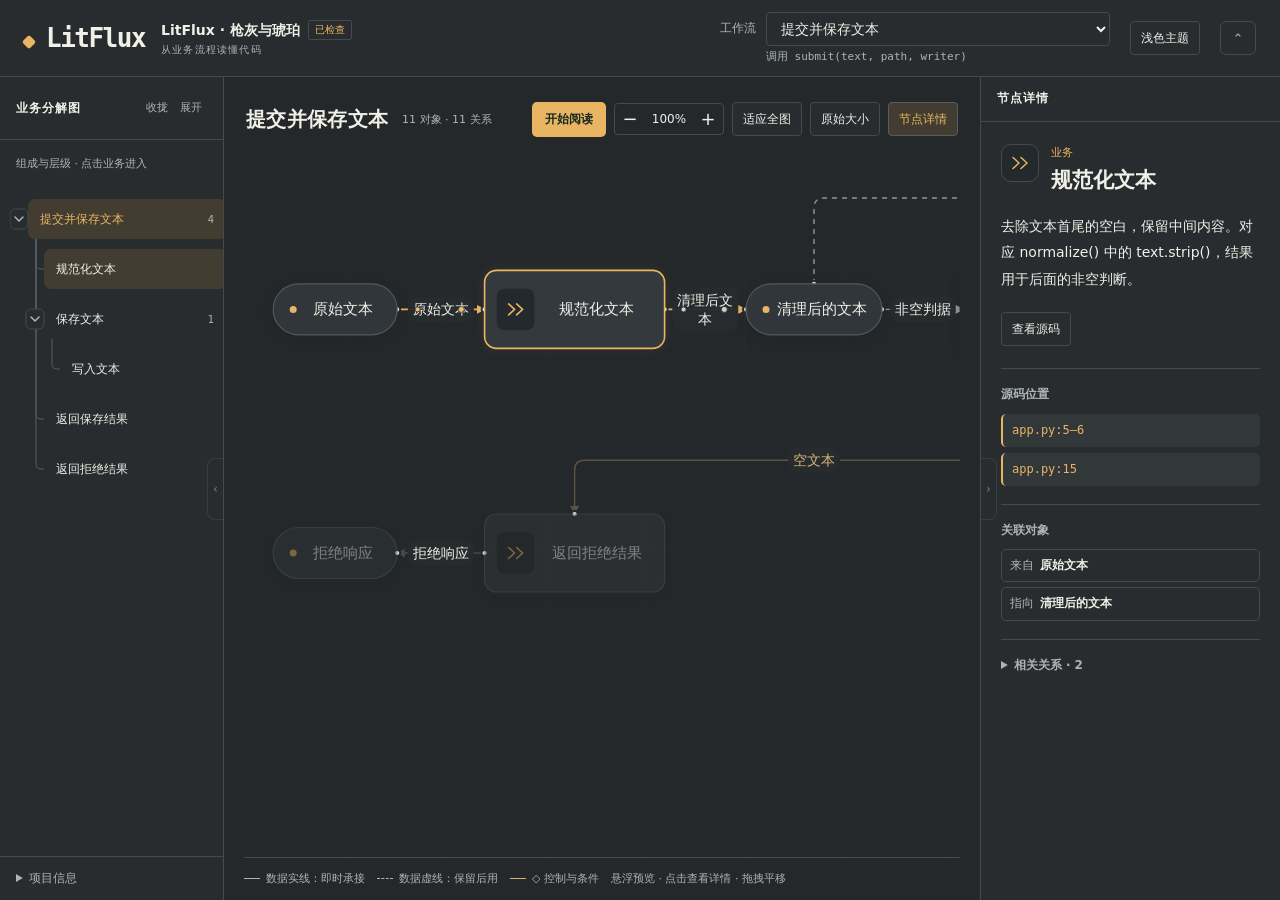
<file: docs/case/litflux-case.html>
<!doctype html><html lang="zh-CN" data-theme="dark"><head><meta charset="utf-8"><meta name="viewport" content="width=device-width,initial-scale=1"><title>LitFlux</title><style>:root{color-scheme:light;--page:#f3f5f2;--surface:#fffefa;--soft:#eef2ed;--ink:#263b34;--muted:#607168;--line:#dce3dc;--accent:#32674e;--focus:#e5efe6;--process:#edf4ea;--data:#edf4f8;--resource:#e8f1e9;--provider:#eeeaf5;--decision:#f3edf7;--control:#896e32;--failure:#a45d65;--loop:#7f6ca1;--resource-line:#558c7a;--provider-line:#6d86a9;--input:#3e719b;--output:#9a6746;--tree-line:#bac9c1;--shadow:0 12px 36px #172b1f20}
html[data-theme=dark]{color-scheme:dark;--page:#171d23;--surface:#1e282f;--soft:#26333b;--ink:#e2eced;--muted:#adbec4;--line:#3a4a54;--accent:#a7d1bc;--focus:#304d43;--process:#293d3a;--data:#294453;--resource:#2b443a;--provider:#3c354e;--decision:#40384e;--control:#caba87;--failure:#dfa3ac;--loop:#c4ade7;--resource-line:#a6cfb4;--provider-line:#a9c4e6;--input:#a8c8e6;--output:#e0b393;--tree-line:#52666e;--shadow:0 12px 36px #0005}
*{box-sizing:border-box}body{margin:0;background:var(--page);color:var(--ink);font:14px/1.6 "Segoe UI","PingFang SC","Microsoft YaHei UI",system-ui,sans-serif}
button,select{font:inherit;color:inherit}button{cursor:pointer;background:transparent;border:0}button:disabled{opacity:.45;cursor:default}
button:focus-visible,select:focus-visible,summary:focus-visible,[tabindex]:focus-visible{outline:2px solid var(--accent);outline-offset:3px}
[hidden]{display:none!important}button:hover:not(:disabled){background:var(--soft)}
.app{height:100dvh;display:flex;flex-direction:column;overflow:hidden}
.app-header{display:flex;align-items:center;gap:20px;padding:14px 22px;border-bottom:1px solid var(--line);background:var(--surface);flex:none;min-height:86px}
.identity{display:flex;align-items:center;gap:16px;min-width:0}.brand{font:600 27px Georgia,serif;letter-spacing:-1px}
.project-heading{min-width:0}.project-heading>div{display:flex;gap:8px;align-items:center}.project-name{font-size:14px;font-weight:600;max-width:310px;overflow:hidden;text-overflow:ellipsis;white-space:nowrap}
.project-kicker{font-size:11px;color:var(--muted);margin-top:2px}.badge{font-size:10px;padding:1px 6px;border:1px solid var(--line);border-radius:4px;color:var(--muted);white-space:nowrap}
.workflow-picker{margin-left:auto;display:grid;grid-template-columns:auto minmax(0,1fr);column-gap:10px;align-items:center;width:390px;min-width:200px;max-width:40%}
.workflow-picker label{font-size:12px;color:var(--muted)}
select{border:1px solid var(--line);border-radius:7px;background:var(--surface);padding:7px 10px;max-width:100%;min-width:0}
/* The native popup paints its own light list; without this the dark-theme options stay near-invisible. */
select option{background-color:var(--surface);color:var(--ink)}
.workflow-picker select{width:100%;font-size:14px;font-weight:500;background:var(--soft)}
.workflow-trigger{grid-column:2;margin:3px 0 0;font:11px/1.4 Consolas,monospace;color:var(--muted);white-space:nowrap;overflow:hidden;text-overflow:ellipsis}
.toolbar-button,.panel-toggle{border:1px solid var(--line);border-radius:6px;padding:6px 10px;font-size:12px;white-space:nowrap;min-height:34px;background:var(--surface)}
.panel-toggle[aria-expanded=true],#motion[aria-pressed=true]{background:var(--focus);border-color:var(--tree-line);color:var(--accent)}
.dual-layout{flex:1;min-height:0;display:grid;grid-template-columns:248px minmax(0,1fr);gap:12px;padding:12px}
.dual-layout.sidebar-collapsed{grid-template-columns:minmax(0,1fr)}
.dual-layout.inspector-open{grid-template-columns:248px minmax(0,1fr) 340px}
.dual-layout.sidebar-collapsed.inspector-open{grid-template-columns:minmax(0,1fr) 340px}
.business-panel,.inspector{min-width:0;min-height:0;background:var(--surface);border:1px solid var(--line);border-radius:10px;overflow:hidden;display:flex;flex-direction:column}
.panel-head{display:flex;align-items:center;justify-content:space-between;gap:8px;padding:14px 16px;border-bottom:1px solid var(--line);flex:none}.panel-head h2{font-size:13px;margin:0;font-weight:600}
.branch-tools{display:flex;gap:2px}.branch-tools button{font-size:11px;color:var(--muted);padding:4px 5px;border-radius:4px}
.business-caption{font-size:11px;color:var(--muted);margin:0;padding:10px 16px 0}
.business-canvas{flex:1;min-height:0;overflow:auto;padding:12px 10px 18px;scrollbar-width:thin;scrollbar-color:var(--line) transparent}
.business-canvas svg{display:block}.business-connector{fill:none;stroke:var(--tree-line);stroke-width:1.2}.business-connector.active{stroke:var(--accent);stroke-width:1.7}
.business-node{cursor:pointer;outline:none}.business-node .business-card{fill:var(--surface);stroke:var(--line);stroke-width:1}
.business-node .business-label{fill:var(--ink);font-size:12px;font-weight:500}.business-node .business-count{fill:var(--muted);font-size:10px}
.business-node:hover .business-card{fill:var(--soft);stroke:var(--tree-line)}.business-node.current .business-card{fill:var(--focus);stroke:var(--accent);stroke-width:1.5}
.business-node.current .business-label{fill:var(--accent)}.business-node.selected .business-card{stroke:var(--accent)}.business-node:focus-visible .business-card{stroke:var(--accent);stroke-width:2.5}
.business-toggle{cursor:pointer;outline:none}.business-toggle .toggle-hit{fill:var(--surface);stroke:var(--line)}.business-toggle .toggle-chevron{fill:none;stroke:var(--muted);stroke-width:1.5;stroke-linecap:round;stroke-linejoin:round}
.business-toggle:hover .toggle-hit,.business-toggle:focus-visible .toggle-hit{fill:var(--focus);stroke:var(--accent)}
.project-info{padding:12px 16px;border-top:1px solid var(--line);font-size:12px;color:var(--muted);max-height:40%;overflow:auto}.project-info summary{cursor:pointer}.project-info h2{font-size:15px;color:var(--ink)}
.workspace{min-width:0;min-height:0;display:flex;flex-direction:column;overflow:hidden}
.crumbs{font-size:12px;color:var(--muted);display:flex;gap:7px;flex-wrap:wrap;padding:0 3px}.crumbs button{padding:0;color:var(--muted)}
.page-heading{display:flex;align-items:center;justify-content:space-between;gap:12px;margin:5px 2px 8px}.page-heading h1{font-size:19px;font-weight:600;margin:0;line-height:1.4}
.read-actions{display:flex;gap:8px;align-items:center;flex:none}.primary{background:var(--accent);color:var(--surface);border-radius:6px;padding:8px 13px;font-size:12px;font-weight:600;min-height:34px}
.primary:hover:not(:disabled){filter:brightness(.92);background:var(--accent)}html[data-theme=dark] .primary{color:#172820}
.read-actions>button:not(.primary){font-size:12px;color:var(--muted);padding:5px}.context-bar{display:flex;justify-content:space-between;gap:12px;align-items:center;margin:0 3px 10px}
.read-status{font-size:12px;color:var(--muted);margin:0;min-height:20px}
.menu{position:relative}.menu>summary{cursor:pointer;font-size:12px;padding:5px 10px;border:1px solid var(--line);border-radius:6px;background:var(--surface);white-space:nowrap}
.menu-body{position:absolute;right:0;top:38px;width:min(390px,80vw);z-index:30;background:var(--surface);border:1px solid var(--line);box-shadow:var(--shadow);border-radius:8px;padding:16px}
.menu-body p{font-size:11px;color:var(--muted);margin:12px 0 0}.choices{display:grid;gap:12px}.choices label{display:grid;gap:5px;font-size:12px}.choices select{width:100%}
.graph-panel{border:1px solid var(--line);border-radius:10px;background:var(--surface);overflow:hidden;display:flex;flex-direction:column;flex:1;min-height:220px}
.graph-top{display:flex;justify-content:space-between;align-items:center;flex-wrap:wrap;gap:8px;padding:9px 12px;border-bottom:1px solid var(--line);flex:none}
.graph-caption{display:flex;gap:12px;align-items:center}.graph-top strong{font-size:13px;font-weight:600}#relation-count{font-size:11px;color:var(--muted)}
.graph-actions{display:flex;gap:7px;flex-wrap:wrap;align-items:center}.zoom-tools{display:flex;align-items:center;border:1px solid var(--line);border-radius:6px;overflow:hidden}
.zoom-tools button{font-size:18px;width:30px;height:30px;line-height:1}.zoom-tools output{font-size:12px;width:48px;text-align:center;font-variant-numeric:tabular-nums}
.scene{flex:1;min-height:0;position:relative;overflow:auto;cursor:grab;touch-action:none;scrollbar-width:thin;scrollbar-color:var(--tree-line) transparent;background:radial-gradient(var(--line) .8px,transparent .8px) 0 0/25px 25px var(--surface)}
.scene.grabbing{cursor:grabbing;user-select:none}.scene>svg{display:block;transform-origin:0 0;overflow:visible}
.graph-note{display:flex;align-items:center;gap:12px;flex-wrap:wrap;padding:8px 12px;border-top:1px solid var(--line);font-size:11px;color:var(--muted);flex:none}
.key::before{content:'';display:inline-block;width:16px;border-top:1.5px solid var(--muted);vertical-align:3px;margin-right:6px}.key.later::before{border-top-style:dashed}.key.control::before{border-color:var(--control)}
.drawing-error{padding:24px;color:var(--failure);font:12px/1.7 Consolas,monospace;white-space:pre-wrap}
.inspector .panel-head{padding:12px 16px}.close-button{font-size:12px;padding:4px 8px;border-radius:4px;color:var(--muted)}
.details-body{padding:20px;overflow:auto;min-height:0;flex:1;scrollbar-width:thin}
.selection-heading{display:flex;gap:12px;align-items:flex-start;margin-bottom:16px}.selected-symbol{width:38px;height:38px;display:grid;place-items:center;background:var(--soft);border:1px solid var(--line);border-radius:8px;flex:none;color:var(--accent)}
.selected-symbol svg{width:24px;height:24px}.role{font-size:11px;color:var(--muted);display:block;margin-bottom:4px}.selection-heading h2{margin:0;font-size:19px;line-height:1.5;overflow-wrap:anywhere}
#selected-text{font-size:14px;line-height:1.9;white-space:pre-wrap;overflow-wrap:anywhere;margin:0 0 20px}
.empty-note{color:var(--muted);font-size:13px;line-height:1.8}
.details-actions{display:flex;gap:8px;flex-wrap:wrap;margin-bottom:22px}.details-actions button{font-size:12px}
.detail-section{border-top:1px solid var(--line);padding-top:16px;margin-top:18px}.detail-section h3,.detail-section summary{font-size:12px;font-weight:600;margin:0 0 9px;color:var(--muted)}
.source-links{display:grid;gap:6px}.source-links button{text-align:left;font:12px/1.6 Consolas,monospace;color:var(--accent);overflow-wrap:anywhere;padding:7px 9px;border-radius:5px;background:var(--soft)}
.relation-index summary{cursor:pointer}.relation-index ul{list-style:none;padding:0;margin:0}.relation-index li+li{border-top:1px solid var(--line)}
.relation-index button{width:100%;text-align:left;padding:10px 0}.relation-index .pair{font-size:12px;display:block;color:var(--muted)}.relation-index .meaning{font-size:13px;display:block;margin-top:2px}
.connected-list{display:grid;gap:5px}.connected-list button{text-align:left;padding:6px 8px;border:1px solid var(--line);border-radius:5px;font-size:12px}.connected-list span{color:var(--muted);margin-right:6px}
.drawer{flex:1;min-height:0;display:flex;flex-direction:column}.drawer-head{padding:14px 16px;border-bottom:1px solid var(--line);flex:none}.drawer-head h2{font-size:14px;margin:12px 0 0;overflow-wrap:anywhere}.drawer-head button{font-size:12px;color:var(--accent);padding:4px 0}
.drawer-body{padding:0 16px 20px;overflow:auto;flex:1}.source{margin:18px 0}.source h3{font:12px/1.6 Consolas,monospace;color:var(--muted);overflow-wrap:anywhere}
.source pre{font:12px/1.8 Consolas,monospace;background:var(--soft);padding:12px;overflow:auto;border:1px solid var(--line);border-radius:6px}.source .row{display:block}.source .ln{display:inline-block;width:34px;color:var(--muted);user-select:none}
.node-preview{position:fixed;z-index:60;width:300px;max-width:calc(100vw - 24px);max-height:calc(100vh - 24px);overflow:auto;background:var(--surface);border:1px solid var(--line);box-shadow:var(--shadow);border-radius:9px;padding:14px 16px;color:var(--ink)}
.node-preview strong{font-size:14px;display:block;margin:3px 0 7px}.node-preview p{font-size:13px;line-height:1.7;margin:0;overflow-wrap:anywhere}.node-preview .preview-source{font:11px/1.6 Consolas,monospace;color:var(--muted);margin-top:9px}.node-preview .preview-hint{font-size:11px;color:var(--muted);margin-top:8px}
@media(max-width:1250px){.dual-layout.inspector-open{grid-template-columns:248px minmax(0,1fr)}.dual-layout.sidebar-collapsed.inspector-open{grid-template-columns:minmax(0,1fr)}.inspector{position:absolute;right:12px;top:102px;bottom:12px;width:340px;z-index:35;box-shadow:var(--shadow)}.project-name{max-width:210px}.project-kicker{display:none}.app-header{gap:12px;padding:12px 16px}.workflow-picker{width:330px}}
@media(max-width:900px){.identity{gap:10px}.project-name{max-width:160px}.badge{display:none}.app-header{flex-wrap:wrap;min-height:120px}.workflow-picker{order:3;width:100%;max-width:none;margin-left:0}.app-header>#theme{margin-left:auto}.dual-layout:not(.sidebar-collapsed){grid-template-columns:minmax(0,1fr)}.business-panel{position:absolute;left:12px;top:140px;bottom:12px;width:248px;z-index:34;box-shadow:var(--shadow)}.inspector{top:140px}.page-heading{align-items:flex-start}.graph-actions{gap:5px}.context-bar{align-items:flex-start}}
@media(prefers-reduced-motion:reduce){.flow-particles{display:none}}

/* Industrial chrome; soft, quiet diagram surfaces. */
html[data-theme=dark]{--page:#25282a;--surface:#282c2e;--soft:#32373a;--ink:#f0f0e8;--muted:#aeb4b5;--line:#444a4d;--accent:#e9b563;--focus:#433d31;--process:#34393d;--data:#303639;--resource:#323a3a;--provider:#373a40;--decision:#383b3f;--control:#d3b37a;--failure:#ca9289;--loop:#b3a3c3;--resource-line:#b9c8bc;--provider-line:#b9c0cf;--input:#e9bd77;--output:#c9d7c9;--tree-line:#555e60;--shadow:0 14px 40px #1118}
.app-header{min-height:76px;padding:12px 24px;background:var(--surface)}
.brand{font-family:Consolas,'Microsoft YaHei',monospace;font-size:26px;letter-spacing:-1.5px}.brand:before{content:'';display:inline-block;width:10px;height:10px;background:var(--accent);transform:rotate(45deg);border-radius:2px;margin-right:12px}
.project-kicker{font:10px Consolas,monospace;letter-spacing:1.2px}.badge{border-radius:2px;color:var(--accent)}
.dual-layout{gap:0;padding:0;grid-template-columns:224px minmax(0,1fr)}.dual-layout.inspector-open{grid-template-columns:224px minmax(0,1fr) 300px}.dual-layout.sidebar-collapsed.inspector-open{grid-template-columns:minmax(0,1fr) 300px}
.business-panel,.inspector{border-radius:0;border:0}.business-panel{border-right:1px solid var(--line)}.inspector{border-left:1px solid var(--line)}
.workspace{padding:20px 20px 0}.page-heading h1{font-size:20px;letter-spacing:.3px}.graph-panel{border:0;border-radius:0;background:transparent}.graph-top{padding:12px 0}.graph-note{padding:12px 0}
.scene{background-color:var(--page);background-image:linear-gradient(#abb8aa05 1px,transparent 1px),linear-gradient(90deg,#abb8aa05 1px,transparent 1px),radial-gradient(#abb8aa15 .7px,transparent .7px);background-size:100px 100px,100px 100px,20px 20px}
.toolbar-button,.panel-toggle,.zoom-tools,select{border-radius:4px}.primary{border-radius:5px}.workflow-picker select{background:transparent}
.business-node .business-card{stroke:transparent;fill:transparent}.business-node.current .business-card,.business-node.selected .business-card{fill:var(--focus);stroke:transparent}.business-node.current .business-label{fill:var(--accent)}.business-label{font-weight:400!important}.business-connector{stroke:var(--tree-line);stroke-width:1}
.panel-head h2{font-size:12px;letter-spacing:1px}.panel-head{padding:18px 16px}.business-caption{padding-top:15px}.business-canvas{padding-top:18px}
.selected-symbol{border-radius:10px;background:#202426;color:var(--accent)}.selection-heading h2{font-size:21px}.role{color:var(--accent)}.details-body{padding:22px 20px}.source-links button,.source pre{border-radius:5px}.source-links button{border-left:2px solid var(--accent)}
.node .shape{fill:var(--process)!important;stroke:#51585d!important;stroke-width:1.2!important;filter:drop-shadow(0 4px 6px #13161930)}
.node.role-data .shape{fill:var(--data)!important}.node.role-resource .shape{fill:var(--resource)!important}.node.is-selected .shape,.node.is-current .shape{stroke:var(--accent)!important;stroke-width:1.6!important;filter:drop-shadow(0 0 5px #e9b56316)}
.node{outline:none!important}.node:focus-visible{outline:none}.node:focus-visible .shape{stroke:var(--accent)!important;stroke-width:2!important}
.node .icon-tile{fill:#24292d;stroke:#ffffff05;stroke-width:1}.node .role-glyph{stroke:var(--accent);fill:none;stroke-width:1.5;stroke-linecap:round;stroke-linejoin:round;pointer-events:none}.node .data-dot{fill:var(--accent)}
#canvas .edge{stroke:#8e9798;stroke-width:1.4}#canvas .edge.role-control{stroke:var(--control)}#canvas .edge.role-effect{stroke:var(--resource-line)}#canvas .edge.role-capability{stroke:var(--provider-line)}#canvas .edge.role-loop{stroke:var(--loop)}#canvas .edge.related{stroke:var(--accent);stroke-width:1.8}.relation-note .note-hit{rx:10;fill:var(--surface)}.relation-note .note-title{font-size:14px;fill:var(--muted)}.edge-port{fill:#e5e6e0;stroke:var(--page);stroke-width:1.8;pointer-events:none}
@media(max-width:1250px){.dual-layout.inspector-open{grid-template-columns:224px minmax(0,1fr)}.dual-layout.sidebar-collapsed.inspector-open{grid-template-columns:minmax(0,1fr)}.inspector{width:320px;top:88px;right:12px;bottom:12px;border:1px solid var(--line);border-radius:10px}.workspace{padding-left:14px;padding-right:14px}}
@media(max-width:900px){.dual-layout.inspector-open{grid-template-columns:minmax(0,1fr)}.business-panel,.inspector{top:140px}.business-panel{border:1px solid var(--line);border-radius:8px}}

:root{--node-border:#b7b7af;--icon-tile:#e5e4dc;--edge-neutral:#7c817e;--port:#505a55;--accent:#946523;--focus:#eee3cf}
html[data-theme=dark]{--node-border:#51585d;--icon-tile:#24292d;--edge-neutral:#8e9798;--port:#e5e6e0;--accent:#e9b563;--focus:#433d31}
#canvas .node .shape{stroke:var(--node-border)!important}
#canvas .node.is-selected .shape,#canvas .node.is-current .shape,#canvas .node:focus-visible .shape{stroke:var(--accent)!important}
.node .icon-tile,.selected-symbol{background:var(--icon-tile);fill:var(--icon-tile)}
#canvas .edge{stroke:var(--edge-neutral)}#canvas .edge.role-control{stroke:var(--control)}#canvas .edge.role-failure{stroke:var(--failure)}#canvas .edge.role-loop{stroke:var(--loop)}#canvas .edge.role-effect{stroke:var(--resource-line)}#canvas .edge.role-capability{stroke:var(--provider-line)}#canvas .edge.related{stroke:var(--accent)}
.edge-port{fill:var(--port)}

/* --- Collapsible chrome: header, business map, node details -------------- */
.app{position:relative}
.icon-button{border:1px solid var(--line);border-radius:6px;min-height:34px;min-width:36px;padding:0 8px;font-size:13px;line-height:1;background:var(--surface);color:var(--muted)}
.icon-button:hover:not(:disabled){color:var(--ink);background:var(--soft)}
.app.header-collapsed .app-header{display:none}
.edge-hint{position:absolute;z-index:35;display:flex;align-items:center;justify-content:center}
.edge-hint[hidden]{display:none}
.edge-hint>button{opacity:0;pointer-events:none;border:1px solid var(--line);background:var(--surface);color:var(--muted);font-size:12px;box-shadow:0 10px 26px #0003;transition:opacity .16s ease,transform .16s ease,color .16s ease}
.edge-hint:hover>button,.edge-hint:focus-within>button{opacity:1;pointer-events:auto;color:var(--ink)}
.edge-top{top:0;left:0;right:0;height:14px}
.edge-top>button{border-radius:0 0 9px 9px;border-top:0;padding:5px 14px;transform:translateY(-5px)}
.edge-top:hover>button,.edge-top:focus-within>button{transform:none}
.edge-left,.edge-right{top:50%;width:18px;height:136px;transform:translateY(-50%)}
.edge-left{left:0}.edge-right{right:0}
.edge-left>button{writing-mode:vertical-rl;border-left:0;border-radius:0 9px 9px 0;padding:14px 4px;transform:translateX(-6px)}
.edge-right>button{writing-mode:vertical-rl;border-right:0;border-radius:9px 0 0 9px;padding:14px 4px;transform:translateX(6px)}
.edge-left:hover>button,.edge-left:focus-within>button,.edge-right:hover>button,.edge-right:focus-within>button{transform:none}

/* --- Branch chips in node details --------------------------------------- */
.branch-choices{display:flex;flex-wrap:wrap;gap:6px}
.branch-chip{border:1px solid var(--line);border-radius:999px;padding:4px 12px;font-size:12px;background:var(--surface);color:var(--muted)}
.branch-chip[aria-pressed=true]{background:var(--focus);border-color:var(--tree-line);color:var(--accent)}
.branch-hint{margin:9px 0 0;font-size:11px;color:var(--muted)}
.selected-symbol{color:var(--accent)}
.selected-symbol .role-icon,.selected-symbol .resource-icon{width:24px;height:24px}

/* --- Compact workspace bar: one row instead of heading + context + toolbar */
.workspace-bar{display:flex;align-items:center;gap:14px;margin:2px 2px 8px;min-height:40px}
.workspace-bar h1{font-size:20px;font-weight:600;letter-spacing:.3px;margin:0;line-height:1.3;white-space:nowrap;overflow:hidden;text-overflow:ellipsis}
.flow-count{font-size:11.5px;color:var(--muted);white-space:nowrap}
.bar-actions{display:flex;align-items:center;gap:8px;margin-left:auto;flex-wrap:wrap;justify-content:flex-end}
.bar-actions .primary{min-height:32px}
.read-status{padding:0 2px 8px}

/* Collapsing the top hides the app header, breadcrumbs and the bar together. */
.app.header-collapsed .app-header,
.app.header-collapsed .workspace-bar,
.app.header-collapsed .crumbs,
.app.header-collapsed .read-status{display:none}

/* --- Vertical collapse tabs, centred on each panel edge ------------------ */
:where(.business-panel,.inspector){position:relative}
.edge-toggle{position:absolute;top:50%;transform:translateY(-50%);z-index:6;width:16px;height:62px;display:flex;align-items:center;justify-content:center;padding:0;font-size:12px;line-height:1;border:1px solid var(--line);background:var(--surface);color:var(--muted);opacity:.6;transition:opacity .15s ease,color .15s ease,background .15s ease}
.edge-toggle:hover,.edge-toggle:focus-visible{opacity:1;color:var(--ink);background:var(--soft)}
.edge-toggle-right{right:0;border-right:0;border-radius:8px 0 0 8px}
.edge-toggle-left{left:0;border-left:0;border-radius:0 8px 8px 0}
.node .role-glyph-dot{fill:var(--accent);stroke:none}
.selected-symbol .role-glyph-dot{fill:currentColor;stroke:none}

/* --- Back to parent level ------------------------------------------------ */
.back-level{flex:none;white-space:nowrap}

/* --- Fullscreen source drawer -------------------------------------------- */
#toggle-source-full{margin-left:8px}
.drawer.source-full{position:fixed;inset:18px;z-index:90;flex:none;background:var(--surface);border:1px solid var(--line);border-radius:12px;box-shadow:0 0 0 100vmax rgba(0,0,0,.55),0 26px 70px #0009}
.drawer.source-full .drawer-head{padding:14px 22px}
.drawer.source-full .drawer-head h2{margin-top:14px}
.drawer.source-full .drawer-body{width:100%;max-width:1080px;margin:0 auto;padding:0 22px 32px}
</style></head>
<body id="litflux-canvas-app">
<div class="app">
  <header class="app-header" id="app-header">
    <div class="identity"><div class="brand">LitFlux</div><div class="project-heading"><div><span id="title" class="project-name"></span><span id="delivery-badge" class="badge">草稿</span></div><div class="project-kicker">从业务流程读懂代码</div></div></div>
    <div class="workflow-picker"><label for="workflow-select">工作流</label><select id="workflow-select" aria-describedby="workflow-trigger"></select><p id="workflow-trigger" class="workflow-trigger" data-no-translate></p></div>
    <button id="theme" class="toolbar-button">深色主题</button>
    <button id="collapse-header" class="icon-button" aria-label="收起顶栏" title="收起顶栏" aria-expanded="true" aria-controls="app-header">⌃</button>
  </header>
  <div class="dual-layout inspector-open">
    <aside id="business-panel" class="business-panel"><div class="panel-head"><h2>业务分解图</h2><div class="branch-tools"><button id="collapse-all">收拢</button><button id="expand-all">展开</button></div></div><p class="business-caption">组成与层级 · 点击业务进入</p><div id="business" class="business-canvas" aria-label="业务分解图"></div><details class="project-info"><summary>项目信息</summary><h2 id="project-title"></h2><p id="summary"></p><p id="scope"></p></details><button id="collapse-business" class="edge-toggle edge-toggle-right" aria-label="收起业务分解图" aria-controls="business-panel">‹</button></aside>
    <main class="workspace">
      <nav id="crumbs" class="crumbs" aria-label="当前业务路径"></nav>
      <div class="workspace-bar">
        <button id="back-level" class="toolbar-button back-level" hidden aria-label="返回上一层">← 返回上层</button>
        <h1 id="flow-title"></h1><span id="relation-count" class="flow-count"></span>
        <div class="bar-actions"><button id="read-start" class="primary">开始阅读</button><button id="read-next" class="primary" hidden disabled>下一步</button><button id="read-reset" hidden>退出阅读</button>
          <div class="zoom-tools" role="group" aria-label="缩放"><button id="zoom-out" aria-label="缩小">−</button><output id="zoom-value" aria-label="当前比例">100%</output><button id="zoom-in" aria-label="放大">+</button></div>
          <button id="fit" class="toolbar-button">适应全图</button><button id="reset-view" class="toolbar-button">原始大小</button><button id="toggle-details" class="panel-toggle" aria-expanded="true" aria-controls="inspector">节点详情</button>
        </div>
      </div>
      <p id="read-status" class="read-status" hidden></p>
      <section class="graph-panel">
        <div id="canvas" class="scene" aria-label="当前业务的完整内部流程图"></div>
        <div class="graph-note"><span class="key" data-legend="data">数据实线：即时承接</span><span class="key later" data-legend="data">数据虚线：保留后用</span><span class="key control" data-legend="control">◇ 控制与条件</span><span data-legend="failure">╌ 失败路径</span><span data-legend="loop">↺ 循环回指</span><span data-legend="effect">→ 资源作用</span><span data-legend="capability">⋯ 组件能力</span><span>悬浮预览 · 点击查看详情 · 拖拽平移</span></div>
      </section>
    </main>
    <aside id="inspector" class="inspector" aria-label="节点详情">
      <div class="panel-head"><h2>节点详情</h2></div>
      <div id="details-body" class="details-body">
        <div class="selection-heading"><div id="selected-symbol" class="selected-symbol" aria-hidden="true"></div><div><span id="selected-role" class="role"></span><h2 id="selected-title"></h2></div></div>
        <p id="selected-text"></p><p id="no-description" class="empty-note" hidden>此节点尚未提供补充说明。</p>
        <div class="details-actions"><button id="expand" class="primary" hidden>进入内部</button><button id="show-source" class="toolbar-button" hidden>查看源码</button></div>
        <section id="branch-section" class="detail-section" hidden><h3>分支</h3><div id="branch-choices" class="branch-choices"></div><p class="branch-hint">点击图上的判断节点可切换到下一个分支。</p></section>
        <section id="source-links-section" class="detail-section" hidden><h3>源码位置</h3><div id="source-links" class="source-links"></div></section>
        <section id="connections-section" class="detail-section" hidden><h3>关联对象</h3><div id="connections" class="connected-list"></div></section>
        <details class="relation-index detail-section" id="relation-index"><summary id="relation-index-title">相关关系</summary><ul id="relation-list"></ul></details>
      </div>
      <section id="drawer" class="drawer" aria-label="源码摘录" hidden><div class="drawer-head"><button id="close-source">← 返回节点说明</button><button id="toggle-source-full" class="toolbar-button" aria-pressed="false">全屏</button><h2 id="source-title"></h2></div><div id="sources" class="drawer-body"></div></section>
      <button id="close-details" class="edge-toggle edge-toggle-left" aria-label="收起节点详情" aria-controls="inspector">›</button>
    </aside>
  </div>
  <div class="edge-hint edge-top" id="edge-top" hidden><button id="expand-header" aria-label="展开顶栏">⌄ 顶栏</button></div>
  <div class="edge-hint edge-left" id="edge-left" hidden><button id="expand-business" aria-label="展开业务分解图">业务分解图 ›</button></div>
  <div class="edge-hint edge-right" id="edge-right" hidden><button id="expand-details" aria-label="展开节点详情">‹ 节点详情</button></div>
</div>
<div id="node-preview" class="node-preview" role="tooltip" hidden></div>
<script>// LitFlux drawing primitives: place, measure, draw. This file never decides layout,
// line style or object roles — the project module passes everything in.
const LitFluxDrawing = (() => {
  const NS = 'http://www.w3.org/2000/svg';
  const FONT = '"Segoe UI","PingFang SC","Microsoft YaHei UI",system-ui,sans-serif';
  const LINE = { 15: 21, 14: 19 };
  const canvas = document.createElement('canvas');
  const ctx = canvas.getContext('2d');
  const cache = new Map();
  const resourceKinds = Object.freeze({database:'数据库',config:'运行配置',directory:'目录',file:'文件',memory:'共享状态',generic:'通用资源'});
  const resourceKind = kind => Object.hasOwn(resourceKinds,kind) ? kind : 'generic';
  function resourceIcon(kind) {
    kind=resourceKind(kind);
    const icon=el('svg',{viewBox:'0 0 24 24',width:24,height:24,fill:'none',stroke:'currentColor','stroke-width':1.5,'stroke-linecap':'round','stroke-linejoin':'round','aria-hidden':'true',class:'resource-icon','data-resource-icon':kind});
    const paths={
      database:'M4 6C4 2 20 2 20 6C20 10 4 10 4 6V18C4 22 20 22 20 18V6 M4 12C4 16 20 16 20 12',
      directory:'M3 7V5H9L12 8H21V20H3Z M3 8H12',
      file:'M6 2H14L20 8V22H6Z M14 2V8H20 M9 13H17 M9 17H15',
      memory:'M3 6L12 2L21 6L12 10Z M3 11L12 15L21 11 M3 16L12 20L21 16',
      generic:'M3 7L12 3L21 7V17L12 21L3 17Z M3 7L12 11L21 7 M12 11V21'
    };
    if(kind==='config'){
      const points=Array.from({length:32},(_,i)=>{const angle=i*Math.PI/16-Math.PI/2,r=i%4<2?10:8;return `${12+r*Math.cos(angle)},${12+r*Math.sin(angle)}`;});
      icon.append(el('polygon',{points:points.join(' ')}),el('circle',{cx:12,cy:12,r:3}));
    }else icon.append(el('path',{d:paths[kind]}));
    return icon;
  }

  const roleGlyphs = {
    business: 'M5 6.5 11 12l-6 5.5 M13 6.5 19 12l-6 5.5',
    decision: 'M8.4 9.6a3.6 3.6 0 1 1 6.1 2.7c-1.3 1-2 1.6-2 3.1',
    component: 'M7.5 7.5h9v9h-9Z M10 3v4.5 M14 3v4.5 M10 16.5V21 M14 16.5V21 M3 10h4.5 M3 14h4.5 M16.5 10H21 M16.5 14H21',
    boundary: 'M4 4.5h16v15H4Z M8 12h7 M12.5 9l3 3-3 3',
  };
  function roleIcon(type) {
    const shape = Object.hasOwn(roleGlyphs, type) ? type : 'business';
    const icon = el('svg', {
      viewBox: '0 0 24 24', width: 24, height: 24, fill: 'none', stroke: 'currentColor',
      'stroke-width': 1.5, 'stroke-linecap': 'round', 'stroke-linejoin': 'round',
      'aria-hidden': 'true', class: 'role-icon', 'data-role-icon': shape,
    });
    icon.append(el('path', { class: 'role-glyph', d: roleGlyphs[shape] }));
    if (shape === 'decision') icon.append(el('circle', { class: 'role-glyph-dot', cx: 12.4, cy: 18.9, r: 1.3, fill: 'currentColor' }));
    return icon;
  }

  function el(tag, attrs = {}) {
    const node = document.createElementNS(NS, tag);
    for (const [key, value] of Object.entries(attrs)) node.setAttribute(key, value);
    return node;
  }
  function width(text, fontSize) {
    ctx.font = `${fontSize}px ${FONT}`;
    return ctx.measureText(String(text)).width;
  }
  function wrap(text, maxWidth, fontSize = 15) {
    const key = `${fontSize}|${maxWidth}|${text}`;
    if (cache.has(key)) return cache.get(key);
    const lines = [];
    for (const paragraph of String(text ?? '').split('\n')) {
      let line = '';
      for (const token of paragraph.match(/[A-Za-z0-9_./:#-]+|\s+|[^\x00-\xff]|./g) || []) {
        if (!line && !token.trim()) continue;
        if (width(line + token, fontSize) <= maxWidth) { line += token; continue; }
        if (line.trim()) lines.push(line.trim());
        line = '';
        if (width(token, fontSize) <= maxWidth) { if (token.trim()) line = token; continue; }
        for (const ch of token) {
          if (line && width(line + ch, fontSize) > maxWidth) { lines.push(line.trim()); line = ''; }
          line += ch;
        }
      }
      if (line.trim()) lines.push(line.trim());
    }
    if (!lines.length) lines.push('');
    const lineHeight = LINE[fontSize] || Math.round(fontSize * 1.4);
    const result = {
      lines,
      lineHeight,
      width: Math.ceil(Math.max(...lines.map((row) => width(row, fontSize)))),
      height: lines.length * lineHeight,
    };
    cache.set(key, result);
    return result;
  }
  function measure(text, options = {}) {
    const result = wrap(text, options.maxWidth ?? 260, options.fontSize ?? 14);
    return { ...result, lines: [...result.lines],
      boxWidth: result.width + 10, boxHeight: result.height + 6 };
  }

  const SIDES = { left: [-1, 0], right: [1, 0], top: [0, -1], bottom: [0, 1] };
  function inside(pos, toward, side) {
    let dx = toward[0] - pos.x, dy = toward[1] - pos.y;
    if (side) {
      const direction = SIDES[side];
      if (!direction) throw Error(`${pos.id}: sides must be left/right/top/bottom`);
      [dx, dy] = direction;
    }
    if (!dx && !dy) throw Error(`${pos.id}: coincident endpoints need an explicit side`);
    const hw = pos.width / 2, hh = pos.height / 2;
    let k;
    k = Math.min(dx ? Math.abs(hw / dx) : Infinity, dy ? Math.abs(hh / dy) : Infinity);
    return [pos.x + dx * k, pos.y + dy * k];
  }
  function rounded(points) {
    let d = `M${points[0][0]} ${points[0][1]}`;
    for (let i = 1; i < points.length - 1; i++) {
      const a = points[i - 1], b = points[i], c = points[i + 1];
      const u = Math.hypot(b[0] - a[0], b[1] - a[1]), v = Math.hypot(c[0] - b[0], c[1] - b[1]);
      const r = Math.min(10, u / 2, v / 2);
      if (!u || !v) continue;
      d += ` L${b[0] + (a[0] - b[0]) * r / u} ${b[1] + (a[1] - b[1]) * r / u}`;
      d += ` Q${b[0]} ${b[1]} ${b[0] + (c[0] - b[0]) * r / v} ${b[1] + (c[1] - b[1]) * r / v}`;
    }
    return d + ` L${points.at(-1)[0]} ${points.at(-1)[1]}`;
  }

  function create(flow, host, handlers = {}) {
    const objectById = new Map(flow.objects.map((o) => [o.id, o]));
    const relationById = new Map(flow.relations.map((r) => [r.id, r]));
    const out = el('svg', { role: 'img', 'aria-label': '当前业务的完整内部流程图' });
    const defs = el('defs');
    const style = el('style');
    style.textContent = [
      '.node .shape{fill:var(--process,#edf4ea);stroke:#91aa9c;stroke-width:1.3}',
      '.node.role-data .shape{fill:var(--data,#edf4f8);stroke:#88a4bb}',
      '.node.role-resource .shape{fill:var(--resource,#e8f1e9);stroke:#558c7a}',
      '.node.role-component .shape{fill:var(--provider,#eeeaf5);stroke:#6d86a9}',
      '.node.role-decision .shape{fill:var(--decision,#f3edf7);stroke:#aa95bd}',
      '.node.role-boundary .shape{fill:var(--soft,#eef1ed);stroke:#9aa8aa;stroke-dasharray:3 3}',
      '.node .n-title{fill:var(--ink,#263b34)}',
      '.node .resource-icon{color:var(--resource-line,#558c7a);pointer-events:none}',
      '.node .detail-hint{fill:var(--accent,#32674e);pointer-events:none}',
      '.node{cursor:pointer}',
      '.node.is-selected .shape{stroke:var(--accent,#32674e);stroke-width:2}',
      '.node.is-current .shape{stroke:var(--accent,#32674e);stroke-width:2.5}',
      '.node.is-done .shape{stroke:var(--accent,#32674e)}',
      '.node.is-dim{opacity:.45}',
      '.edge{fill:none;stroke:var(--accent,#32674e);stroke-width:1.5}',
      '.edge.deferred{stroke-dasharray:5 5}',
      '.edge.role-control{stroke:var(--control,#896e32)}',
      '.edge.role-failure{stroke:var(--failure,#a45d65);stroke-dasharray:2 3}',
      '.edge.role-loop{stroke:var(--loop,#7f6ca1);stroke-dasharray:2 5}',
      '.edge.role-effect{stroke:var(--resource-line,#558c7a)}',
      '.edge.role-capability{stroke:var(--provider-line,#6d86a9);stroke-dasharray:1 4}',
      '.edge.related{stroke-width:2.2}',
      '.edge-hit{fill:none;stroke:transparent;stroke-width:12;cursor:pointer}',
      '.edge-hit:focus-visible{stroke:var(--accent);stroke-opacity:.25;outline:none}',
      '.edge.is-dim{opacity:.3}',
      '.relation-note{cursor:pointer}',
      '.relation-note .note-hit{fill:var(--surface,#fffefa);opacity:.97}',
      '.relation-note .note-title{fill:var(--ink,#263b34)}',
      '.relation-note[data-role=control] .note-title{fill:var(--control,#896e32)}',
      '.relation-note[data-role=loop] .note-title{fill:var(--loop,#7f6ca1)}',
      '.relation-note:hover .note-title,.relation-note.is-selected .note-title{fill:var(--accent,#32674e)}',
      '.relation-note.is-selected .note-hit{stroke:var(--line,#dce3dc);stroke-width:.8}',
      '.control-mark{fill:var(--surface,#fffefa);stroke:var(--control,#896e32);stroke-width:1.2}',
      '.flow-particles{pointer-events:none}',
      '.flow-dot{fill:var(--input,#3e719b);stroke:var(--surface,#fffefa);stroke-width:.8}',
      '.flow-dot[data-direction=output]{fill:var(--output,#9a6746)}',
    ].join('\n');
    for (const role of ['data', 'control', 'failure', 'loop', 'effect', 'capability']) {
      const marker = el('marker', {
        id: `arrow-${role}`, markerWidth: 9, markerHeight: 9,
        refX: 8, refY: 4.5, orient: 'auto', markerUnits: 'userSpaceOnUse',
      });
      marker.append(el('path', {
        d: role === 'loop' ? 'M1 1 L8 4.5 L1 8' : 'M0 0 L9 4.5 L0 9 Z',
        fill: role === 'loop' ? 'none' : 'context-stroke',
        stroke: role === 'loop' ? 'context-stroke' : 'none',
        'stroke-width': 1.5,
      }));
      defs.append(marker);
    }
    defs.append(style);
    const content = el('g');
    const edgeLayer = el('g', { class: 'edges' });
    const noteLayer = el('g', { class: 'notes' });
    const nodeLayer = el('g', { class: 'nodes' });
    content.append(edgeLayer, noteLayer, nodeLayer);
    out.append(defs, content);
    host.replaceChildren(out);

    const positions = new Map(), drawn = new Map(), boxes = [], notes = [], polylines = [];
    let explicit = null;

    const finite = (values, where) => {
      if (values.some((v) => typeof v !== 'number' || !Number.isFinite(v))) {
        throw Error(`${where}: coordinates must be finite numbers`);
      }
    };
    const activate = (group, run) => {
      group.setAttribute('tabindex', '0');
      group.setAttribute('role', 'button');
      group.onclick = run;
      group.onkeydown = (event) => {
        if (event.key === 'Enter' || event.key === ' ') { event.preventDefault(); run(); }
      };
    };
    function shape(object) { return el('rect', {class:'shape'}); }
    function sizeOf(object, options) {
      const data=object.type==='data', extra=data?46:76;
      const box=options.width??Math.max(data?124:180,Math.min(280,width(object.title||'',15)+extra));
      const textWidth=Math.max(1,box-(data?40:66));
      const rows=wrap(object.title||'',textWidth,15);
      return {width:box,height:options.height??Math.max(data?48:78,rows.height+30),text:textWidth};
    }

    const scene = {
      svg: out, positions, drawn, boxes, notes, polylines, measure,
      nodeBox(id) {
        const p = positions.get(id);
        if (!p) throw Error(`${id}: place the node before calling nodeBox()`);
        const {x,y,width,height} = p;
        return Object.freeze({x,y,width,height,left:x-width/2,right:x+width/2,top:y-height/2,bottom:y+height/2});
      },
      node(id, x, y, options = {}) {
        const object = objectById.get(id);
        if (!object) throw Error(`Unknown object: ${id}`);
        if (positions.has(id)) throw Error(`Duplicate object: ${id}`);
        finite([x, y], id);
        const size = sizeOf(object, options);
        finite([size.width, size.height], id);
        if (size.width <= 0 || size.height <= 0) throw Error(`${id}: width and height must be positive`);
        const group = el('g', {
          class: `node role-${object.type}`, transform: `translate(${x},${y})`,
          'data-node': id, 'data-role': object.type, 'aria-label': object.title,
        });
        const node = shape(object);
        const w=size.width/2,h=size.height/2,data=object.type==='data';
        for(const [key,value] of Object.entries({x:-w,y:-h,width:size.width,height:size.height,rx:data?h:12}))node.setAttribute(key,value);
        group.append(node);
        if(data)group.append(el('circle',{class:'data-dot',cx:-w+20,cy:0,r:3.5}));
        else{
          group.append(el('rect',{class:'icon-tile',x:-w+12,y:-21,width:38,height:42,rx:8}));
          if(object.type==='resource'){
            group.dataset.resourceKind=resourceKind(object.resourceKind);
            const icon=resourceIcon(object.resourceKind);icon.setAttribute('x',-w+19);icon.setAttribute('y',-12);group.append(icon);
          }else{
            const icon=roleIcon(object.type);icon.setAttribute('x',-w+19);icon.setAttribute('y',-12);group.append(icon);
          }
        }
        if(object.detail){
          group.append(el('path',{class:'detail-hint',d:`M${size.width/2-15} ${size.height/2-18} l5 4 -5 4 Z`,'aria-hidden':'true'}));
        }
        const rows = wrap(object.title || '', size.text, 15);
        const text = el('text', {
          x: object.type==='data'?8:22, y: -(rows.height - rows.lineHeight) / 2, 'text-anchor': 'middle',
          class: 'n-title', 'font-size': 15, 'font-family': FONT,
        });
        rows.lines.forEach((row, index) => {
          const span = el('tspan', { x: object.type==='data'?8:22, dy: index ? rows.lineHeight : 0 });
          span.textContent = row;
          text.append(span);
        });
        group.append(text);
        activate(group, () => handlers.onObject?.(object, false));
        group.ondblclick = () => handlers.onObject?.(object, true);
        group.onpointerenter = event => { if(event.pointerType!=='touch')handlers.onPreview?.(object,group); };
        group.onpointerleave = () => handlers.onPreviewEnd?.();
        group.addEventListener('focus', () => handlers.onPreview?.(object,group,true));
        group.addEventListener('blur', () => handlers.onPreviewEnd?.());
        nodeLayer.append(group);
        const textBox=text.getBBox();
        text.setAttribute('y', Number(text.getAttribute('y'))-textBox.y-textBox.height/2);
        const record = {
          id, type: object.type, x, y, width: size.width, height: size.height,
          group, textWidth: rows.width, textHeight: rows.height,
        };
        positions.set(id, record);
        boxes.push(record);
        return scene;
      },
      edge(id, options = {}) {
        const relation = relationById.get(id);
        if (!relation) throw Error(`Unknown relation: ${id}`);
        if (drawn.has(id)) throw Error(`Duplicate relation: ${id}`);
        const from = positions.get(relation.from), to = positions.get(relation.to);
        if (!from || !to) throw Error(`${id}: place both endpoints before drawing the relation`);
        const sides = options.sides;
        if (!Array.isArray(sides) || sides.length !== 2) throw Error(`${id}: provide sides:[fromSide,toSide]`);
        const via = options.via || [];
        for (const point of via) {
          if (!Array.isArray(point) || point.length !== 2) throw Error(`${id}: via must be [x,y] points`);
          finite(point, id);
        }
        const hasNote = !!relation.label?.trim();
        if (hasNote && (!Array.isArray(options.noteAt) || options.noteAt.length !== 2)) {
          throw Error(`${id}: provide noteAt:[x,y] for the relation note`);
        }
        if (hasNote) finite(options.noteAt, id);
        const points = [
          inside(from, via[0] || [to.x, to.y], sides[0]),
          ...via,
          inside(to, via.at(-1) || [from.x, from.y], sides[1]),
        ];
        const line = el('path', {
          class: `edge role-${relation.type}${relation.type === 'data' ? ' ' + relation.timing : ''}`,
          'data-edge': id,
          d: options.path || rounded(points),
          'marker-end': `url(#arrow-${relation.type})`,
        });
        edgeLayer.append(line);
        for(const distance of [0,line.getTotalLength()]){const p=line.getPointAtLength(distance);edgeLayer.append(el('circle',{class:'edge-port',cx:p.x,cy:p.y,r:3}));}
        const hit = el('path', {class:'edge-hit', d:line.getAttribute('d'),
          'data-relation':id, 'aria-label':relation.label || `${from.id} → ${to.id} (${relation.type})`});
        activate(hit, () => handlers.onRelation?.(relation));
        edgeLayer.append(hit);
        if (relation.type === 'control') {
          const start=line.getPointAtLength(0);
          edgeLayer.append(el('path', {
            class: 'control-mark',
            d: `M${start.x} ${start.y - 5} l5 5 -5 5 -5 -5 Z`,
          }));
        }
        polylines.push({ id, type: relation.type, line, points });
        if (!hasNote) {
          drawn.set(id, {relation,line,group:hit,noteAt:null});
          return scene;
        }
        let maxWidth = options.noteWidth ?? 260;
        if (options.noteWidth === undefined && !options.path) {
          const [nx,ny] = options.noteAt;
          const segment = points.slice(1).map((b,i)=>[points[i],b]).find(([a,b])=>
            Math.abs(a[1]-b[1])<.01 && Math.abs(ny-a[1])<20 && nx>Math.min(a[0],b[0]) && nx<Math.max(a[0],b[0]));
          if (segment) {
            const [a,b] = segment;
            const available = 2*Math.min(nx-Math.min(a[0],b[0]),Math.max(a[0],b[0])-nx)-26;
            // Narrower than 56px usually means choosing another segment, not single-letter wrapping.
            if (available >= 56) maxWidth = Math.min(maxWidth, available);
          }
        }
        if (!Number.isFinite(maxWidth) || maxWidth <= 0) throw Error(`${id}: noteWidth must be positive`);
        const note = wrap(relation.label || '', maxWidth, 14);
        const [nx, ny] = options.noteAt;
        const w = note.width + 10, h = note.height + 6;
        const group = el('g', {
          class: 'relation-note', 'data-note': id, 'data-role': relation.type,
          transform: `translate(${nx},${ny})`, 'aria-label': relation.label,
        });
        group.append(el('rect', { class: 'note-hit', x: -w / 2, y: -h / 2, width: w, height: h, rx: 3 }));
        const text = el('text', {
          class: 'note-title', 'text-anchor': 'middle', 'font-size': 14, 'font-family': FONT,
          y: -(note.height - note.lineHeight) / 2,
        });
        note.lines.forEach((row, index) => {
          const span = el('tspan', { x: 0, dy: index ? note.lineHeight : 0 });
          span.textContent = row;
          text.append(span);
        });
        group.append(text);
        activate(group, () => handlers.onRelation?.(relation));
        group.onmouseenter = () => line.classList.add('related');
        group.onmouseleave = () => line.classList.remove('related');
        noteLayer.append(group);
        const textBox=text.getBBox();
        text.setAttribute('y', Number(text.getAttribute('y'))-textBox.y-textBox.height/2);
        drawn.set(id, { relation, line, group, noteAt: [nx, ny] });
        notes.push({ id, type: relation.type, label: relation.label || '', x: nx, y: ny, width: w, height: h, group });
        return scene;
      },
      size(w, h) {
        finite([w, h], 'size');
        if (w <= 0 || h <= 0) throw Error('size: canvas dimensions must be positive');
        explicit = [w, h];
        return scene;
      },
      finish() {
        const missing = [
          ...flow.objects.filter((o) => !positions.has(o.id)).map((o) => `object ${o.id}`),
          ...flow.relations.filter((r) => !drawn.has(r.id)).map((r) => `relation ${r.id}`),
        ];
        if (missing.length) throw Error(`drawing omitted ${missing.join(', ')}`);
        const box = content.getBBox();
        const dx = box.x < 16 ? 16 - box.x : 0, dy = box.y < 16 ? 16 - box.y : 0;
        content.setAttribute('transform', `translate(${dx},${dy})`);
        const canvasWidth = explicit?.[0] ?? Math.ceil(box.x + box.width + dx + 16);
        const canvasHeight = explicit?.[1] ?? Math.ceil(box.y + box.height + dy + 16);
        if (canvasWidth < box.x + box.width + dx || canvasHeight < box.y + box.height + dy) {
          throw Error('explicit size clips authored content');
        }
        out.setAttribute('viewBox', `0 0 ${canvasWidth} ${canvasHeight}`);
        out.setAttribute('width', canvasWidth);
        out.setAttribute('height', canvasHeight);
        return {
          svg: out,
          width: canvasWidth,
          height: canvasHeight,
          positions,
          drawn,
          geometry: {
            offset: {x:dx,y:dy},
            width: canvasWidth,
            height: canvasHeight,
            nodes: boxes.map((b) => ({
              id: b.id, kind:'node', role: b.type, x: b.x + dx, y: b.y + dy,
              width: b.width, height: b.height, textWidth: b.textWidth, textHeight: b.textHeight,
              textBoxes: [...b.group.querySelectorAll('tspan')].map(t=>{const r=t.getBBox();return {x:r.x,y:r.y,width:r.width,height:r.height};}),
              outline:'rect', iconBox: b.type!=='data'?{x:-b.width/2+12,y:-21,width:38,height:42}:null,
            })),
            notes: notes.map((n) => ({
              id: n.id, kind:'note', role: n.type, x: n.x + dx, y: n.y + dy,
              width: n.width, height: n.height,
            })),
            edges: polylines.map((p) => {
              const length=p.line.getTotalLength(), steps=Math.max(1,Math.ceil(length/4));
              const samples=Array.from({length:steps+1},(_,i)=>{
                const point=p.line.getPointAtLength(length*i/steps);return [point.x+dx,point.y+dy];
              });
              return {id:p.id,role:p.type,points:samples};
            }),
          },
        };
      },
    };
    return scene;
  }
  return { create, measure, wrap, el, resourceKinds, resourceKind, resourceIcon, roleIcon };
})();
</script>
<script id="module" type="text/plain">const teaching=(()=>{const module={exports:{}};
// 一份内容定义，每个视图自己安排坐标。这里的数字只服务于这张小图，不是通用排图规则。
const saved = {
  title: '写入文本', sources: 'app:9-11',
  objects: [
    { id: 'text', type: 'data', title: '清理后的文本', text: '去除首尾空白后的字符串，对应 submit() 中的 cleaned。非空检查通过后，作为 writer 的第二个参数传入。', sources: 'app:18' },
    { id: 'path', type: 'data', title: '目标路径', text: '调用者指定的写入位置，对应参数 path。这里表示定位信息，实际被修改的文件在另一个资源节点中表示。', sources: 'app:18' },
    { id: 'write', type: 'business', title: '写入文本', text: '调用当前 writer 将文本写入目标位置。默认实现 write_text() 使用 UTF-8 编码，再返回路径字符串。', sources:'app:9-11' },
    { id: 'location', type: 'data', title: '保存位置', text:'写入器返回的位置标识，默认是 str(path)，供外层构造保存响应。',sources:'app:11' },
    { id: 'writer', type: 'component', title: '当前写入器', text: '默认 write_text，也可由调用者替换。', sources: ['app:14', 'app:18'] },
    { id: 'file', type: 'resource', resourceKind:'file', title: '目标文本文件', text:'默认 write_text() 实际写入的文件载体。Path(path).write_text() 用 UTF-8 写入文本；它与“目标路径”字符串分别表示载体和定位信息。',sources: 'app:10' },
  ],
  relations: [
    { id: 'content', type: 'data', from: 'text', to: 'write', label: '待写文本', timing: 'immediate' },
    { id: 'destination', type: 'data', from: 'path', to: 'write', label: '目标路径', timing: 'immediate' },
    { id: 'call', type: 'capability', from: 'writer', to: 'write', label: '提供写入能力' },
    { id: 'change', type: 'effect', from: 'write', to: 'file', label: '写入 UTF-8 内容' },
    { id: 'returned', type: 'data', from: 'write', to: 'location', label: '返回保存位置', timing: 'immediate' },
  ],
  draw(s) {
    s.node('write', 420, 240)
      .node('text', 150, 140).node('path', 150, 340)
      .node('writer', 420, 80).node('file', 700, 340).node('location', 700, 140);
    s.edge('content', { sides: ['right', 'left'], via: [[280, 140], [280, 240]], noteAt: [280, 190] })
      .edge('destination', { sides: ['right', 'left'], via: [[330, 340], [330, 300]], noteAt: [330, 340] })
      .edge('call', { sides: ['bottom', 'top'], noteAt: [420, 160] })
      .edge('change', { sides: ['right', 'left'], via: [[580, 240], [580, 340]], noteAt: [580, 290], noteWidth: 120 })
      .edge('returned', { sides: ['right', 'left'], via: [[560, 240], [560, 140]], noteAt: [560, 190] });
  },
};

const submit = {
  title: '提交文本', sources: 'app:14-19',
  objects: [
    { id: 'raw', type: 'data', title: '原始文本', text: '调用者提交的内容，对应 submit(text, path, writer) 的 text 参数。首尾可能带有空白，先交给 normalize() 处理。',sources:'app:14-15' },
    { id: 'normalize', type: 'business', title: '规范化文本', text: '去除文本首尾的空白，保留中间内容。对应 normalize() 中的 text.strip()，结果用于后面的非空判断。', sources: ['app:5-6', 'app:15'] },
    { id: 'cleaned', type: 'data', title: '清理后的文本',text:'对应局部变量 cleaned。既作为非空判据，也在判断通过后作为待保存内容，两个用途共享同一份字符串。',sources:'app:15-18' },
    { id: 'nonempty', type: 'decision', title: '文本非空吗？', text:'检查 cleaned 是否为空。空字符串直接返回拒绝响应；非空时才调用 writer，避免把空内容写入文件。',sources:'app:16-18', choices: [{ id: 'yes', label: '非空：保存' }, { id: 'no', label: '空：拒绝' }] },
    { id: 'path', type: 'data', title: '目标路径',text:'调用者给出的保存位置，在非空分支传给 writer。这里是路径值，不是文件本体。',sources:'app:14-18' },
    { id: 'save', type: 'business', title: '保存文本', text: '非空时调用选定 writer；进入内部可见组件与文件作用。', detail: saved },
    { id: 'location', type: 'data', title: '保存位置' },
    { id: 'accepted', type: 'business', title: '返回保存结果' },
    { id: 'result', type: 'data', title: '保存响应' },
    { id: 'rejected', type: 'business', title: '返回拒绝结果', text: '空内容返回 saved=False，不调用 writer。', sources: 'app:17' },
    { id: 'rejection', type: 'data', title: '拒绝响应', sources: 'app:17' },
  ],
  relations: [
    { id: 'request', type: 'data', from: 'raw', to: 'normalize', label: '原始文本', timing: 'immediate' },
    { id: 'normalized', type: 'data', from: 'normalize', to: 'cleaned', label: '清理后文本', timing: 'immediate' },
    { id: 'predicate', type: 'data', from: 'cleaned', to: 'nonempty', label: '非空判据', timing: 'immediate' },
    { id: 'yes', type: 'control', from: 'nonempty', to: 'save', label: '非空', branch: 'yes' },
    { id: 'no', type: 'control', from: 'nonempty', to: 'rejected', label: '空文本', branch: 'no' },
    // 作者判断：同一份文本先用于判断，跨过判断后保留给保存处理。
    { id: 'retained', type: 'data', from: 'cleaned', to: 'save', label: '保留到保存时使用', timing: 'deferred', when: { nonempty: 'yes' }, timingNote: '文本先交给非空判断；判断通过后，同一份文本才被保存处理使用，中间隔着判断这一步。' },
    { id: 'destination', type: 'data', from: 'path', to: 'save', label: '目标路径', timing: 'immediate', when: { nonempty: 'yes' } },
    { id: 'stored', type: 'data', from: 'save', to: 'location', label: '返回位置', timing: 'immediate' },
    { id: 'return-location', type: 'data', from: 'location', to: 'accepted', label: '保存位置', timing: 'immediate' },
    { id: 'public-result', type: 'data', from: 'accepted', to: 'result', label: '保存响应', timing: 'immediate' },
    { id: 'public-rejection', type: 'data', from: 'rejected', to: 'rejection', label: '拒绝响应', timing: 'immediate' },
  ],
  draw(s) {
    s.node('raw', 80, 140).node('normalize', 290, 140).node('cleaned', 500, 140)
      .node('nonempty', 710, 140).node('save', 930, 140).node('location', 1130, 140)
      .node('rejection', 80, 350).node('rejected', 290, 350).node('path', 930, 350)
      .node('accepted', 1130, 350).node('result', 1130, 480);
    s.edge('request', { sides: ['right', 'left'], noteAt: [178, 140] })
      .edge('normalized', { sides: ['right', 'left'], noteAt: [395, 140] })
      .edge('predicate', { sides: ['right', 'left'], noteAt: [604, 140] })
      .edge('yes', { sides: ['right', 'left'], noteAt: [822, 140] })
      .edge('retained', { sides: ['top', 'top'], via: [[500, 44], [930, 44]], noteAt: [715, 44] })
      .edge('no', { sides: ['bottom', 'top'], via: [[710, 270], [290, 270]], noteAt: [500, 270] })
      .edge('destination', { sides: ['top', 'bottom'], noteAt: [930, 240], noteWidth: 110 })
      .edge('stored', { sides: ['right', 'left'], noteAt: [1037, 140] })
      .edge('return-location', { sides: ['bottom', 'top'], noteAt: [1130, 250], noteWidth: 100 })
      .edge('public-result', { sides: ['bottom', 'top'], noteAt: [1130, 410] })
      .edge('public-rejection', { sides: ['left', 'right'], noteAt: [176, 350] });
  },
};

const batch = {
  title: '逐条提交并收集结果', sources: 'app:22-26',
  objects: [
    { id: 'texts', type: 'data', title: '文本集合' },
    { id: 'begin', type: 'business', title: '初始化批量处理' },
    { id: 'more', type: 'decision', title: '还有文本吗？', choices: [{ id: 'more', label: '有：处理下一条' }, { id: 'done', label: '无：返回累计结果' }] },
    { id: 'take', type: 'business', title: '读取下一条文本' },
    { id: 'text', type: 'data', title: '当前文本' },
    { id: 'submit', type: 'business', title: '提交一条文本', detail: submit, sources: 'app:25' },
    { id: 'one', type: 'data', title: '单条响应' },
    { id: 'collect', type: 'business', title: '收集本条结果', sources: 'app:25' },
    { id: 'results', type: 'resource', resourceKind:'memory', title: '累计结果列表', text: '保存每条文本的提交响应。循环开始时创建，每轮追加一个结果，结束后作为批量响应返回；对应 submit_many() 中的 results 列表。',sources:'app:23-26' },
    { id: 'finish', type: 'business', title: '返回累计结果', sources: 'app:26' },
    { id: 'reply', type: 'data', title: '批量响应', sources: 'app:26' },
  ],
  relations: [
    { id: 'input', type: 'data', from: 'texts', to: 'begin', label: '文本集合', timing: 'immediate' },
    { id: 'start', type: 'control', from: 'begin', to: 'more', label: '开始遍历' },
    { id: 'more', type: 'control', from: 'more', to: 'take', label: '还有文本', branch: 'more' },
    { id: 'done', type: 'control', from: 'more', to: 'finish', label: '已经遍历完', branch: 'done' },
    { id: 'item', type: 'data', from: 'take', to: 'text', label: '当前文本', timing: 'immediate' },
    { id: 'submit', type: 'data', from: 'text', to: 'submit', label: '提交内容', timing: 'immediate' },
    { id: 'response', type: 'data', from: 'submit', to: 'one', label: '单条响应', timing: 'immediate' },
    { id: 'collect', type: 'data', from: 'one', to: 'collect', label: '待收集响应', timing: 'immediate' },
    { id: 'init', type: 'effect', from: 'begin', to: 'results', label: '初始化空列表' },
    { id: 'append', type: 'effect', from: 'collect', to: 'results', label: '追加结果' },
    { id: 'read', type: 'effect', from: 'results', to: 'finish', label: '读取累计结果' },
    { id: 'repeat', type: 'loop', from: 'collect', to: 'more', label: '↺ 继续下一条' },
    { id: 'reply', type: 'data', from: 'finish', to: 'reply', label: '批量响应', timing: 'immediate' },
  ],
  draw(s) {
    s.node('texts', 80, 130).node('begin', 290, 130, { width: 140 }).node('more', 500, 130)
      .node('take', 720, 130).node('text', 940, 130).node('submit', 1140, 130)
      .node('one', 1150, 350).node('collect', 930, 350).node('results', 700, 350)
      .node('finish', 430, 520).node('reply', 700, 520);
    s.edge('input', { sides: ['right', 'left'], noteAt: [178, 130] })
      .edge('start', { sides: ['right', 'left'], noteAt: [397, 130] })
      .edge('more', { sides: ['right', 'left'], noteAt: [600, 130] })
      .edge('item', { sides: ['right', 'left'], noteAt: [830, 130] })
      .edge('submit', { sides: ['right', 'left'], noteAt: [1038, 130] })
      .edge('response', { sides: ['bottom', 'top'], noteAt: [1145, 235] })
      .edge('collect', { sides: ['left', 'right'], noteAt: [1049, 350] })
      .edge('init', { sides: ['bottom', 'top'], via: [[290, 270], [700, 270]], noteAt: [495, 270] })
      .edge('append', { sides: ['left', 'right'], noteAt: [815, 350] })
      .edge('read', { sides: ['bottom', 'top'], via: [[700, 440], [430, 440]], noteAt: [565, 440] })
      .edge('done', { sides: ['bottom', 'top'], via: [[500, 220], [430, 220]], noteAt: [465, 220], noteWidth: 110 })
      .edge('repeat', { sides: ['top', 'top'], via: [[930, 290], [1240, 290], [1240, 50], [500, 50]], noteAt: [800, 50], noteWidth: 120 })
      .edge('reply', { sides: ['right', 'left'], noteAt: [578, 520] });
  },
};

module.exports = {
  title: '文本保存 · 项目脉络',
  language: 'zh',
  author: 'litflux-example',
  summary: '以真实小型源码演示：先规范化并判断，再通过写入器保存；批量入口逐条提交并累计结果。',
  scope: '教学源码中的 submit、write_text 与 submit_many；不会执行这些函数。',
  files: { app: 'app.py' },
  workflows: [
    { id: 'submit', title: '提交并保存文本', entry: { trigger: '调用 submit(text, path, writer)', sources: 'app:14-19' }, flow: submit },
    { id: 'batch', title: '批量提交文本', entry: { trigger: '调用 submit_many(texts, path, writer)', sources: 'app:22-26' }, flow: batch },
  ],
};

return module.exports;})();
const resources=(()=>{const module={exports:{}};
// A source-backed resource key, not an execution-order diagram.
module.exports={
  title:'资源与源码 · 符号参考',language:'zh',summary:'对照 save_report() 中的资源及其作用。图标由工具根据类别选择。',scope:'只展示函数中的资源角色，不把这些资源串成执行步骤。',files:{source:'resources.py'},
  workflows:[{id:'resources',title:'资源类别与源码对应',entry:{trigger:'save_report(directory, config, connection, storage, text)',sources:['source:5-14']},flow:{
    objects:[
      {id:'db',type:'resource',resourceKind:'database',title:'报告数据库',text:'保存报告正文的数据库。save_report() 通过传入的 connection 执行 INSERT；此处表示被写入的数据库，连接对象提供的调用能力可在执行图中另行解释。',sources:['source:10']},
      {id:'config',type:'resource',resourceKind:'config',title:'运行配置',text:'控制本次文件写入的编码。对应参数 config，读取 encoding 配置项；未设置时使用 UTF-8。它表示运行时配置，不特指某个配置文件。',sources:['source:5','source:9']},
      {id:'folder',type:'resource',resourceKind:'directory',title:'报告目录',text:'容纳 report.txt 的目录。对应 folder，由输入的 directory 转成 Path；写文件前会创建缺失的目录。',sources:['source:6-8']},
      {id:'file',type:'resource',resourceKind:'file',title:'报告文件',text:'保存正文的 report.txt 文件载体，对应 report_file。文件内容使用运行配置指定的编码写入；与路径值分别表示载体和定位信息。',sources:['source:8-9']},
      {id:'recent',type:'resource',resourceKind:'memory',title:'近期报告列表',text:'保存本次生成的报告路径。对应 recent 列表，先创建，再追加 report_file 的路径字符串，随后交给外部存储并返回。',sources:['source:11-14']},
      {id:'storage',type:'resource',title:'外部存储',text:'接收近期报告列表的外部存储载体，通过调用者传入的 storage.save() 写入。当前源码没有给出其具体实现，因此保留通用资源类别，不推断是文件还是数据库。',sources:['source:5','source:13']}
    ],relations:[],draw(s){
      [['db',180,130],['config',480,130],['folder',780,130],['file',180,340],['recent',480,340],['storage',780,340]].forEach(([id,x,y])=>s.node(id,x,y,{width:210,height:92}));
    }
  }}]
};

return module.exports;})();

// Coordinates are adapted for this example only; no global layout rule is introduced.
const visited=new Set();function adapt(flow){if(visited.has(flow))return;visited.add(flow);const draw=flow.draw;flow.draw=function(s,viewport){let proxy;proxy={...s,node(id,x,y,opts){s.node(id,x*1.14,y*1.16,opts);return proxy;},edge(id,opts){const adjusted={...opts,via:opts.via?.map(([x,y])=>[x*1.14,y*1.16]),noteAt:opts.noteAt?.map((n,i)=>n*(i?1.16:1.14))};const r=flow.relations.find(r=>r.id===id),a=s.nodeBox(r.from),b=s.nodeBox(r.to);if(!opts.via&&opts.sides.every(side=>['left','right'].includes(side))&&Math.abs(a.y-b.y)<1){const ax=opts.sides[0]==='left'?a.left:a.right,bx=opts.sides[1]==='left'?b.left:b.right;adjusted.noteAt=[(ax+bx)/2,a.y];adjusted.noteWidth=opts.noteWidth??Math.max(56,Math.abs(bx-ax)-24);}s.edge(id,adjusted);return proxy;}};draw(proxy,viewport);};for(const o of flow.objects)if(o.detail)adapt(o.detail);}
teaching.workflows.forEach(w=>adapt(w.flow));
module.exports={...teaching,title:'LitFlux · 枪灰与琥珀',summary:'工业仪表风格与柔顺节点的完整示例。包含文本保存、批量处理与资源类别对照。',files:{...teaching.files,...resources.files},workflows:[...teaching.workflows,...resources.workflows]};
</script>
<script id="payload" type="application/json">{"revision": "3460d99950e12781", "sources": {"app:14-19": {"path": "app.py", "start": 14, "end": 19, "sha256": "359859b362d7492f24d57532f9f99330d51943dfc8b2b32b563788f3d28cf2d6", "lines": ["def submit(text, path, writer=write_text):", "    cleaned = normalize(text)", "    if not cleaned:", "        return {\"saved\": False, \"location\": None}", "    location = writer(path, cleaned)", "    return {\"saved\": True, \"location\": location}"]}, "app:14-15": {"path": "app.py", "start": 14, "end": 15, "sha256": "359859b362d7492f24d57532f9f99330d51943dfc8b2b32b563788f3d28cf2d6", "lines": ["def submit(text, path, writer=write_text):", "    cleaned = normalize(text)"]}, "app:5-6": {"path": "app.py", "start": 5, "end": 6, "sha256": "359859b362d7492f24d57532f9f99330d51943dfc8b2b32b563788f3d28cf2d6", "lines": ["def normalize(text):", "    return text.strip()"]}, "app:15": {"path": "app.py", "start": 15, "end": 15, "sha256": "359859b362d7492f24d57532f9f99330d51943dfc8b2b32b563788f3d28cf2d6", "lines": ["    cleaned = normalize(text)"]}, "app:15-18": {"path": "app.py", "start": 15, "end": 18, "sha256": "359859b362d7492f24d57532f9f99330d51943dfc8b2b32b563788f3d28cf2d6", "lines": ["    cleaned = normalize(text)", "    if not cleaned:", "        return {\"saved\": False, \"location\": None}", "    location = writer(path, cleaned)"]}, "app:16-18": {"path": "app.py", "start": 16, "end": 18, "sha256": "359859b362d7492f24d57532f9f99330d51943dfc8b2b32b563788f3d28cf2d6", "lines": ["    if not cleaned:", "        return {\"saved\": False, \"location\": None}", "    location = writer(path, cleaned)"]}, "app:14-18": {"path": "app.py", "start": 14, "end": 18, "sha256": "359859b362d7492f24d57532f9f99330d51943dfc8b2b32b563788f3d28cf2d6", "lines": ["def submit(text, path, writer=write_text):", "    cleaned = normalize(text)", "    if not cleaned:", "        return {\"saved\": False, \"location\": None}", "    location = writer(path, cleaned)"]}, "app:9-11": {"path": "app.py", "start": 9, "end": 11, "sha256": "359859b362d7492f24d57532f9f99330d51943dfc8b2b32b563788f3d28cf2d6", "lines": ["def write_text(path, text):", "    Path(path).write_text(text, encoding=\"utf-8\")", "    return str(path)"]}, "app:18": {"path": "app.py", "start": 18, "end": 18, "sha256": "359859b362d7492f24d57532f9f99330d51943dfc8b2b32b563788f3d28cf2d6", "lines": ["    location = writer(path, cleaned)"]}, "app:11": {"path": "app.py", "start": 11, "end": 11, "sha256": "359859b362d7492f24d57532f9f99330d51943dfc8b2b32b563788f3d28cf2d6", "lines": ["    return str(path)"]}, "app:14": {"path": "app.py", "start": 14, "end": 14, "sha256": "359859b362d7492f24d57532f9f99330d51943dfc8b2b32b563788f3d28cf2d6", "lines": ["def submit(text, path, writer=write_text):"]}, "app:10": {"path": "app.py", "start": 10, "end": 10, "sha256": "359859b362d7492f24d57532f9f99330d51943dfc8b2b32b563788f3d28cf2d6", "lines": ["    Path(path).write_text(text, encoding=\"utf-8\")"]}, "app:17": {"path": "app.py", "start": 17, "end": 17, "sha256": "359859b362d7492f24d57532f9f99330d51943dfc8b2b32b563788f3d28cf2d6", "lines": ["        return {\"saved\": False, \"location\": None}"]}, "app:22-26": {"path": "app.py", "start": 22, "end": 26, "sha256": "359859b362d7492f24d57532f9f99330d51943dfc8b2b32b563788f3d28cf2d6", "lines": ["def submit_many(texts, path, writer=write_text):", "    results = []", "    for text in texts:", "        results.append(submit(text, path, writer))", "    return results"]}, "app:25": {"path": "app.py", "start": 25, "end": 25, "sha256": "359859b362d7492f24d57532f9f99330d51943dfc8b2b32b563788f3d28cf2d6", "lines": ["        results.append(submit(text, path, writer))"]}, "app:23-26": {"path": "app.py", "start": 23, "end": 26, "sha256": "359859b362d7492f24d57532f9f99330d51943dfc8b2b32b563788f3d28cf2d6", "lines": ["    results = []", "    for text in texts:", "        results.append(submit(text, path, writer))", "    return results"]}, "app:26": {"path": "app.py", "start": 26, "end": 26, "sha256": "359859b362d7492f24d57532f9f99330d51943dfc8b2b32b563788f3d28cf2d6", "lines": ["    return results"]}, "source:5-14": {"path": "resources.py", "start": 5, "end": 14, "sha256": "849de92dc074b21063926da33b0eca0faf8226fc17327abdeaac9e6086203a72", "lines": ["def save_report(directory, config, connection, storage, text):", "    folder = Path(directory)", "    folder.mkdir(parents=True, exist_ok=True)", "    report_file = folder / \"report.txt\"", "    report_file.write_text(text, encoding=config.get(\"encoding\", \"utf-8\"))", "    connection.execute(\"INSERT INTO reports(body) VALUES (?)\", (text,))", "    recent = []", "    recent.append(str(report_file))", "    storage.save(recent)", "    return recent"]}, "source:10": {"path": "resources.py", "start": 10, "end": 10, "sha256": "849de92dc074b21063926da33b0eca0faf8226fc17327abdeaac9e6086203a72", "lines": ["    connection.execute(\"INSERT INTO reports(body) VALUES (?)\", (text,))"]}, "source:5": {"path": "resources.py", "start": 5, "end": 5, "sha256": "849de92dc074b21063926da33b0eca0faf8226fc17327abdeaac9e6086203a72", "lines": ["def save_report(directory, config, connection, storage, text):"]}, "source:9": {"path": "resources.py", "start": 9, "end": 9, "sha256": "849de92dc074b21063926da33b0eca0faf8226fc17327abdeaac9e6086203a72", "lines": ["    report_file.write_text(text, encoding=config.get(\"encoding\", \"utf-8\"))"]}, "source:6-8": {"path": "resources.py", "start": 6, "end": 8, "sha256": "849de92dc074b21063926da33b0eca0faf8226fc17327abdeaac9e6086203a72", "lines": ["    folder = Path(directory)", "    folder.mkdir(parents=True, exist_ok=True)", "    report_file = folder / \"report.txt\""]}, "source:8-9": {"path": "resources.py", "start": 8, "end": 9, "sha256": "849de92dc074b21063926da33b0eca0faf8226fc17327abdeaac9e6086203a72", "lines": ["    report_file = folder / \"report.txt\"", "    report_file.write_text(text, encoding=config.get(\"encoding\", \"utf-8\"))"]}, "source:11-14": {"path": "resources.py", "start": 11, "end": 14, "sha256": "849de92dc074b21063926da33b0eca0faf8226fc17327abdeaac9e6086203a72", "lines": ["    recent = []", "    recent.append(str(report_file))", "    storage.save(recent)", "    return recent"]}, "source:13": {"path": "resources.py", "start": 13, "end": 13, "sha256": "849de92dc074b21063926da33b0eca0faf8226fc17327abdeaac9e6086203a72", "lines": ["    storage.save(recent)"]}}, "status": "checked", "timingNotes": ["workflows[0]/flow/retained", "workflows[1]/flow/submit/detail/retained"]}</script>
<script>
const payload=JSON.parse(document.querySelector('#payload').textContent);
const moduleRecord={exports:{}};
new Function('module','exports',document.querySelector('#module').textContent)(moduleRecord,moduleRecord.exports);
const model=moduleRecord.exports;
const $=s=>document.querySelector(s);
const html=(tag,value)=>{const e=document.createElement(tag);if(value!==undefined)e.textContent=value;return e;};
const svg=(tag,attrs={})=>LitFluxDrawing.el(tag,attrs);

const businesses=new Map();
function index(flow,key,title,parent,owner){
  businesses.set(key,{key,title,flow,parent:parent||null,owner:owner||null});
  for(const object of flow.objects){
    if(object.type!=='business')continue;
    const child=key+'/'+object.id;
    if(object.detail)index(object.detail,child,object.title,key,object);
    else businesses.set(child,{key:child,title:object.title,flow:null,parent:key,owner:object});
  }
}
for(const workflow of model.workflows)index(workflow.flow,'workflow:'+workflow.id,workflow.title);

const collapsed=new Set(), viewChoices=new Map(), viewMemory=new Map();
let current='workflow:'+model.workflows[0].id, selected=null, reading=null, currentDiagram=null;
let zoom=1, pan={x:0,y:0}, sourceRefs=[], returnFocus=null, motionEnabled=true;
let pendingAnchor=null, inspectorReturnFocus=null, previewTimer=0, previewCloseTimer=0, previewAnchor=null, previewFocused=false;
const reducedMotion=matchMedia('(prefers-reduced-motion: reduce)');
const roleNames={business:'业务',data:'数据',resource:'资源',component:'组件',decision:'判断',boundary:'边界',relation:'关系'};
const relationNames={data:'数据依赖',control:'控制与条件',failure:'失败路径',loop:'循环回指',effect:'资源作用',capability:'组件能力'};
const objectRole=o=>o.type==='resource'?'资源 · '+LitFluxDrawing.resourceKinds[LitFluxDrawing.resourceKind(o.resourceKind)]:roleNames[o.type]||o.type;
const refsOf=refs=>[...new Set(refs==null?[]:Array.isArray(refs)?refs:[refs])];
const sourceLabel=ref=>{const s=payload.sources[ref];return s?s.path+':'+s.start+(s.end===s.start?'':'–'+s.end):ref;};
const objectTitle=id=>flow().objects.find(o=>o.id===id)?.title||id;

function cameraAnchor(){
  const group=selected?.kind==='relation'?currentDiagram?.drawn?.get(selected.relation.id)?.group:currentDiagram?.positions?.get(selected?.object?.id)?.group;
  if(!group)return null;
  const box=group.getBoundingClientRect();
  return {key:current,id:selected.kind==='relation'?selected.relation.id:selected.object.id,relation:selected.kind==='relation',x:box.x+box.width/2,y:box.y+box.height/2,focused:document.activeElement===group};
}
function schedulePlot(){cancelAnimationFrame(frame);frame=requestAnimationFrame(()=>{plot();restoreCamera();paintReading();});}
function preserveCamera(change){pendingAnchor=cameraAnchor();hidePreview();change();schedulePlot();}
function restoreCamera(){
  const a=pendingAnchor;pendingAnchor=null;if(!a||a.key!==current)return;
  const group=a.relation?currentDiagram?.drawn?.get(a.id)?.group:currentDiagram?.positions?.get(a.id)?.group;
  if(!group)return;
  const b=group.getBoundingClientRect(),host=$('#canvas').getBoundingClientRect();
  let left=host.left,right=host.right;
  for(const [selector,side] of [['#business-panel','left'],['#inspector','right']]){const panel=$(selector);if(!panel.hidden&&getComputedStyle(panel).position==='absolute'){const r=panel.getBoundingClientRect();if(side==='left')left=Math.max(left,r.right+12);else right=Math.min(right,r.left-12);}}
  const padX=Math.min(80,b.width/2+12),padY=Math.min(60,b.height/2+12);
  const x=right-left>padX*2?Math.max(left+padX,Math.min(a.x,right-padX)):host.left+host.width/2;
  const y=Math.max(host.top+padY,Math.min(a.y,host.bottom-padY));
  pan.x+=x-b.x-b.width/2;pan.y+=y-b.y-b.height/2;scale();
  if(a.focused&&document.activeElement===document.body){group.focus({preventScroll:true});hidePreview();}
}
function setInspector(open){
  if($('#inspector').hidden===!open)return;
  if(open)inspectorReturnFocus=document.activeElement;
  preserveCamera(()=>{$('#inspector').hidden=!open;$('.dual-layout').classList.toggle('inspector-open',open);$('#toggle-details').setAttribute('aria-expanded',String(open));syncChrome();});
  if(!open){setSourceFull(false);sourceRefs=[];$('#drawer').hidden=true;$('#details-body').hidden=false;
    const target=inspectorReturnFocus?.isConnected&&!$('#inspector').contains(inspectorReturnFocus)?inspectorReturnFocus:$('#toggle-details');target.focus();}
}
function setHeader(open){
  const app=$('.app');
  if(!app||app.classList.contains('header-collapsed')===!open)return;
  preserveCamera(()=>{app.classList.toggle('header-collapsed',!open);$('#collapse-header').setAttribute('aria-expanded',String(open));syncChrome();});
  if(!open)$('#expand-header').focus({preventScroll:true});
}
function setBusiness(open){
  if($('#business-panel').hidden===!open)return;
  preserveCamera(()=>{$('#business-panel').hidden=!open;$('.dual-layout').classList.toggle('sidebar-collapsed',!open);$('#collapse-business').setAttribute('aria-expanded',String(open));syncChrome();});
  if(!open)$('#expand-business').focus({preventScroll:true});
}
function syncChrome(){
  $('#edge-top').hidden=!$('.app').classList.contains('header-collapsed');
  $('#edge-left').hidden=!$('.dual-layout').classList.contains('sidebar-collapsed');
  $('#edge-right').hidden=!$('#inspector').hidden;
}
function chooseBranch(object,choiceId){
  const values=choices();
  if(!Object.hasOwn(values,object.id)||values[object.id]===choiceId)return;
  values[object.id]=choiceId;reading=null;renderChoices();plot();paintReading();
}
function cycleBranch(object){
  const values=choices();
  if(!Object.hasOwn(values,object.id))return false;
  const list=object.choices,i=Math.max(0,list.findIndex(c=>c.id===values[object.id]));
  values[object.id]=list[(i+1)%list.length].id;reading=null;renderChoices();plot();paintReading();
  return true;
}
function handleObject(object,enter=false){
  if(enter&&object.detail){navigate(current+'/'+object.id);return;}
  cycleBranch(object);
  showDetails({kind:'object',object});
}
function previewText(text){
  const paragraph=String(text||'').trim().split(/\n\s*\n|\n/)[0];
  const first=paragraph.match(/^.*?[。！？]|^.*?[.!?](?=\s|$)/)?.[0]||paragraph;
  return first.length>200?first.slice(0,200)+'…':first;
}
function hidePreview(){
  clearTimeout(previewTimer);clearTimeout(previewCloseTimer);$('#node-preview').hidden=true;
  previewAnchor?.removeAttribute('aria-describedby');previewAnchor=null;previewFocused=false;
}
function endPreview(){clearTimeout(previewTimer);previewCloseTimer=setTimeout(hidePreview,160);}
function startPreview(object,anchor,focused=false){
  hidePreview();previewAnchor=anchor;previewFocused=focused;
  previewTimer=setTimeout(()=>{
    if(!anchor.isConnected)return;
    const preview=$('#node-preview');preview.replaceChildren();
    const role=html('span',objectRole(object));role.className='role';preview.append(role,html('strong',object.title));
    if(object.text)preview.append(html('p',previewText(object.text)));
    const refs=refsOf(object.sources);
    if(refs.length){const source=html('p',sourceLabel(refs[0])+(refs.length>1?' +'+(refs.length-1):''));source.className='preview-source';source.dataset.noTranslate='';preview.append(source);}
    const hint=html('p','点击或按 Enter 查看完整详情');hint.className='preview-hint';preview.append(hint);
    preview.hidden=false;anchor.setAttribute('aria-describedby','node-preview');
    const a=anchor.getBoundingClientRect(),b=preview.getBoundingClientRect();
    let x=a.right+12;if(x+b.width>innerWidth-12)x=a.left-b.width-12;
    preview.style.left=Math.max(12,Math.min(x,innerWidth-b.width-12))+'px';
    preview.style.top=Math.max(12,Math.min(a.top,innerHeight-b.height-12))+'px';
  },250);
}

const flow=()=>businesses.get(current).flow;
function navigate(key){
  const target=businesses.get(key);
  if(!target)return;
  hidePreview();pendingAnchor=null;setSourceFull(false);sourceRefs=[];$('#drawer').hidden=true;$('#details-body').hidden=false;
  for(let b=target;b.parent;b=businesses.get(b.parent))collapsed.delete(b.parent);
  if(!target.flow){if(current!==target.parent)navigate(target.parent);select(target.owner);return;}
  if(current===key){businessPlot();return;}
  viewMemory.set(current,{selected,reading,zoom,pan:{...pan},left:$('#canvas').scrollLeft,top:$('#canvas').scrollTop});
  current=key;const saved=viewMemory.get(key);
  selected=saved?.selected||null;reading=saved?.reading||null;
  zoom=saved?.zoom||1;pan=saved?.pan||{x:0,y:0};
  render();
  $('#canvas').scrollTo(saved?.left||0,saved?.top||0);
}
function choices(){
  if(!viewChoices.has(current))viewChoices.set(current,Object.fromEntries(flow().objects.filter(o=>o.choices).map(o=>[o.id,o.choices[0].id])));
  return viewChoices.get(current);
}
function whenMatches(when,values){
  if(!when)return true;
  if(Array.isArray(when))return when.some(item=>whenMatches(item,values));
  return Object.entries(when).every(([id,value])=>values[id]===value);
}
function allowed(relation,values){
  return whenMatches(relation.when,values)&&(!relation.branch||values[relation.from]===relation.branch);
}
function activeSet(flow,values){
  const structural=flow.relations.filter(r=>['data','control','failure'].includes(r.type));
  const forward=structural.filter(r=>allowed(r,values));
  const incoming=new Map(flow.objects.map(o=>[o.id,0]));
  for(const r of structural)if(incoming.has(r.to))incoming.set(r.to,incoming.get(r.to)+1);
  // Roots come from the declared graph, not from the filtered one: a node whose only
  // entrance sits on an unchosen branch is not an entrance.
  const roots=flow.objects.filter(o=>incoming.get(o.id)===0).map(o=>o.id);
  const structuralReach=new Set(),pending=[...roots];
  while(pending.length){const id=pending.pop();if(structuralReach.has(id))continue;structuralReach.add(id);for(const r of structural)if(r.from===id)pending.push(r.to);}
  // Rootless components must participate in dependency checks, not disappear as zero work.
  roots.push(...flow.objects.filter(o=>!structuralReach.has(o.id)).map(o=>o.id));
  const seen=new Set(),queue=[...roots];
  while(queue.length){
    const id=queue.pop();
    if(seen.has(id))continue;
    seen.add(id);
    for(const r of forward)if(r.from===id)queue.push(r.to);
  }
  for(const r of flow.relations)if(['effect','capability'].includes(r.type)&&seen.has(r.from)&&flow.objects.some(o=>o.id===r.to&&['resource','component'].includes(o.type)))seen.add(r.to);
  return seen;
}
function readingPlan(flow,values){
  const active=activeSet(flow,values);
  const steps=flow.objects.filter(o=>active.has(o.id)&&!['resource','component'].includes(o.type)&&o.type!=='boundary');
  const forward=flow.relations.filter(r=>['data','control','failure'].includes(r.type)&&allowed(r,values));
  const dependencies=Object.fromEntries(steps.map(o=>[o.id,[...new Set(forward.filter(r=>r.to===o.id).map(r=>r.from))].filter(id=>steps.some(s=>s.id===id))]));
  const preferred=flow.reading||[];
  const rank=id=>{const index=preferred.indexOf(id);return index<0?preferred.length+steps.findIndex(s=>s.id===id):index;};
  const done=new Set(),order=[];
  while(order.length<steps.length){
    const ready=steps.filter(o=>!done.has(o.id)&&dependencies[o.id].every(id=>done.has(id))).sort((a,b)=>rank(a.id)-rank(b.id));
    if(!ready.length)break;
    const last=order.at(-1);
    const immediate=ready.find(o=>forward.some(r=>r.type==='data'&&r.timing==='immediate'&&r.from===last&&r.to===o.id));
    const pick=immediate||ready[0];
    order.push(pick.id);done.add(pick.id);
  }
  const conflicts=steps.filter(o=>{
    const branches=flow.relations.filter(r=>r.to===o.id&&r.branch&&active.has(r.from));
    if(!branches.length||branches.some(r=>allowed(r,values)))return false;
    const queue=branches.map(r=>r.from),seen=new Set();
    while(queue.length){const id=queue.pop();if(id===o.id)return false;if(seen.has(id))continue;seen.add(id);for(const r of forward)if(r.from===id&&active.has(r.to))queue.push(r.to);}
    return true;
  }).map(o=>o.id);
  // Include boundary/resource vertices in cycle detection even though they are not reading steps.
  const degree=new Map([...active].map(id=>[id,0]));
  for(const r of forward)if(active.has(r.from)&&active.has(r.to))degree.set(r.to,degree.get(r.to)+1);
  const queue=[...degree].filter(([,n])=>!n).map(([id])=>id),visited=new Set();
  while(queue.length){const id=queue.pop();visited.add(id);for(const r of forward)if(r.from===id&&degree.has(r.to)){degree.set(r.to,degree.get(r.to)-1);if(!degree.get(r.to))queue.push(r.to);}}
  const cyclic=[...active].filter(id=>!visited.has(id));
  return {order,blocked:[...new Set([...steps.filter(o=>!done.has(o.id)).map(o=>o.id),...cyclic])],active,conflicts};
}
function paintReading(){
  const plan=reading?.plan, done=new Set(reading?plan.order.slice(0,reading.cursor):[]), last=reading?.plan.order[reading.cursor-1];
  const active=plan?plan.active:activeSet(flow(),choices());
  for(const [id,record] of currentDiagram?.positions||[]){
    record.group.classList.toggle('is-selected',selected?.kind!=='relation'&&selected?.object?.id===id);
    record.group.classList.toggle('is-current',id===last);
    record.group.classList.toggle('is-done',done.has(id));
    record.group.classList.toggle('is-dim',!active.has(id));
  }
  for(const [id,record] of currentDiagram?.drawn||[]){
    record.group.classList.toggle('is-selected',selected?.kind==='relation'&&selected.relation.id===id);
    const inactive=!allowed(record.relation,choices())||!active.has(record.relation.from)||!active.has(record.relation.to);
    record.line.classList.toggle('is-dim',inactive);
    record.group.classList.toggle('is-dim',inactive);
    const focus=selected?.kind==='relation'?null:selected?.object?.id;
    record.line.classList.toggle('related',selected?.kind==='relation'?selected.relation.id===id:!!focus&&(record.relation.from===focus||record.relation.to===focus));
  }
  const completed=reading&&reading.cursor===reading.plan.order.length;
  $('#read-start').hidden=!!reading;
  $('#read-next').hidden=!reading||completed;
  $('#read-next').disabled=!reading||completed;
  $('#read-reset').hidden=!reading;
  $('#read-status').hidden=!reading;
  $('#read-status').textContent=!reading?'':plan.blocked.length?'阅读受阻：'+plan.blocked.join('、'):completed?'本层阅读完成；不是程序执行成功。':`${reading.cursor}/${plan.order.length} · 按作者声明的关系阅读`;
  if(reading&&plan.conflicts.length)$('#read-status').textContent+=' · 输入可能绕过未选条件：'+plan.conflicts.join('、');
  syncFlow();
}
function renderChoices(){
  const values=choices();
  const host=$('#choices');
  if(!host)return;
  host.replaceChildren();
  const owners=flow().objects.filter(o=>o.choices);
  for(const object of owners){
    const label=html('label',object.title), select=html('select');
    select.dataset.choice=object.id;
    for(const choice of object.choices){const option=html('option',choice.label);option.value=choice.id;select.append(option);}
    select.value=values[object.id];
    select.onchange=()=>{values[object.id]=select.value;reading=null;renderChoices();plot();paintReading();};
    label.append(select);
    host.append(label);
  }
}
function showDetails(target,reveal=true){
  hidePreview();selected=target;sourceRefs=[];$('#drawer').hidden=true;$('#details-body').hidden=false;
  let refs=[],title='';$('#selected-symbol').replaceChildren();
  $('#branch-section').hidden=true;
  if(target.kind==='relation'){
    const relation=target.relation;
    title=relation.label||objectTitle(relation.from)+' → '+objectTitle(relation.to);
    $('#selected-role').textContent='关系 · '+relationNames[relation.type];
    const note=relation.timingNote?`\n判断依据：${relation.timingNote}`:'';
    $('#selected-text').textContent=objectTitle(relation.from)+' → '+objectTitle(relation.to)+(relation.type==='data'?'\n'+(relation.timing==='immediate'?'即时承接':'保留后用'):'')+note;
    refs=refsOf(relation.sources);$('#selected-symbol').textContent='→';
    $('#expand').hidden=true;
  }else{
    const object=target.object;
    title=object.title;
    $('#selected-role').textContent=objectRole(object);
    $('#selected-text').textContent=object.text||'';
    refs=refsOf(object.sources);
    if(object.type==='resource')$('#selected-symbol').append(LitFluxDrawing.resourceIcon(object.resourceKind));
    else $('#selected-symbol').append(LitFluxDrawing.roleIcon(object.type));
    if(object.choices){
      const values=choices();
      $('#branch-section').hidden=false;
      $('#branch-choices').replaceChildren();
      for(const choice of object.choices){
        const button=html('button',choice.label);
        button.className='branch-chip';
        button.setAttribute('aria-pressed',String(values[object.id]===choice.id));
        button.onclick=()=>{chooseBranch(object,choice.id);showDetails(target);};
        $('#branch-choices').append(button);
      }
    }
    $('#expand').hidden=!object.detail;
    $('#expand').onclick=()=>navigate(current+'/'+object.id);
  }
  $('#selected-title').textContent=title;
  $('#no-description').hidden=!!$('#selected-text').textContent;
  $('#show-source').hidden=!refs.length;$('#show-source').onclick=()=>openSource(refs,title);
  $('#source-links').replaceChildren();$('#source-links-section').hidden=!refs.length;
  for(const ref of refs){const button=html('button',sourceLabel(ref));button.dataset.noTranslate='';button.onclick=()=>openSource([ref],title);$('#source-links').append(button);}
  $('#connections').replaceChildren();const related=new Map();
  const add=(id,direction)=>{if(!related.has(id))related.set(id,direction);};
  if(target.kind==='relation'){add(target.relation.from,'来自');add(target.relation.to,'指向');}
  else for(const r of flow().relations){if(r.to===target.object.id)add(r.from,'来自');if(r.from===target.object.id)add(r.to,'指向');}
  $('#connections-section').hidden=!related.size;
  for(const [id,direction] of related){const button=html('button');button.append(html('span',direction),html('strong',objectTitle(id)));button.onclick=()=>select(flow().objects.find(o=>o.id===id));$('#connections').append(button);}
  relationIndex();
  if(reveal){const alreadyOpen=!$('#inspector').hidden;setInspector(true);if(alreadyOpen){pendingAnchor=cameraAnchor();schedulePlot();}}
  businessPlot();paintReading();
}
function select(object,enter=false){if(enter&&object.detail){navigate(current+'/'+object.id);return;}showDetails({kind:'object',object});}
function selectRelation(relation){showDetails({kind:'relation',relation});}
function relationIndex(){
  const diagram=flow();
  const relations=selected?.kind==='relation'?[selected.relation]:selected?.object?diagram.relations.filter(r=>r.from===selected.object.id||r.to===selected.object.id):diagram.relations;
  $('#relation-index-title').textContent='相关关系 · '+relations.length;$('#relation-index').hidden=!relations.length;
  $('#relation-list').replaceChildren();
  for(const relation of relations){
    const item=html('li'),button=html('button');
    const pair=html('span',objectTitle(relation.from)+' → '+objectTitle(relation.to));pair.className='pair';
    const meaning=html('span',relation.label||relationNames[relation.type]);meaning.className='meaning';
    button.append(pair,meaning);
    button.dataset.relationEntry=relation.id;
    button.onclick=()=>selectRelation(relation);
    item.append(button);
    $('#relation-list').append(item);
  }
}
function businessPlot(){
  const host=$('#business'), root=current.split('/')[0];
  const visible=[...businesses.values()].filter(b=>b.key===root||b.key.startsWith(root+'/'));
  const children=new Map(visible.map(b=>[b.key,[]]));
  for(const b of visible)children.get(b.parent)?.push(b);
  const shown=visible.filter(b=>{for(let p=b.parent;p;p=businesses.get(p)?.parent)if(collapsed.has(p))return false;return true;});
  const width=Math.max(220,host.clientWidth-20);
  const maxDepth=Math.max(1,...shown.map(b=>b.key.split('/').length-1));
  const indent=Math.min(16,(width-170)/maxDepth);
  const positions=new Map();let cursor=8;
  for(const b of shown){
    const depth=b.key.split('/').length-1, left=18+depth*indent, w=width-left-4;
    const rows=LitFluxDrawing.wrap(b.title,w-44,12), height=Math.max(40,rows.height+20);
    positions.set(b.key,{left,w,y:cursor+height/2,height,rows});cursor+=height+10;
  }
  const out=svg('svg',{width,height:cursor+4,role:'group','aria-label':'业务分解图'});
  for(const b of shown){
    const p=positions.get(b.key),a=positions.get(b.parent);
    if(a){
      const active=current===b.key||current.startsWith(b.key+'/');
      out.append(svg('path',{class:'business-connector'+(active?' active':''),d:`M${a.left+8} ${a.y+a.height/2} V${p.y-5} Q${a.left+8} ${p.y} ${a.left+13} ${p.y} H${p.left}`}));
    }
  }
  const activate=(g,action)=>{g.onclick=action;g.onkeydown=e=>{if(e.key==='Enter'||e.key===' '){e.preventDefault();action();}};};
  for(const b of shown){
    const p=positions.get(b.key),count=children.get(b.key).length;
    const g=svg('g',{class:'business-node'+(b.key===current?' current':'')+(selected?.object===b.owner&&b.owner?' selected':''),transform:`translate(${p.left},${p.y})`,tabindex:0,role:'button','aria-label':b.title,'data-business':b.key});
    if(b.key===current)g.setAttribute('aria-current','location');
    g.append(svg('rect',{class:'business-card',x:0,y:-p.height/2,width:p.w,height:p.height,rx:7}));
    const t=svg('text',{class:'business-label',y:-(p.rows.height-p.rows.lineHeight)/2+4});
    p.rows.lines.forEach((row,i)=>{const span=svg('tspan',{x:12,dy:i?p.rows.lineHeight:0});span.textContent=row;t.append(span);});
    g.append(t);
    if(count){const label=svg('text',{class:'business-count',x:p.w-12,y:4,'text-anchor':'end'});label.textContent=count;g.append(label);}
    activate(g,()=>navigate(b.key));out.append(g);
    if(count){
      const toggle=svg('g',{class:'business-toggle',transform:`translate(${p.left-9},${p.y})`,tabindex:0,role:'button','aria-label':(collapsed.has(b.key)?'展开':'收拢')+b.title,'aria-expanded':String(!collapsed.has(b.key)),'data-toggle':b.key});
      toggle.append(svg('rect',{class:'toggle-hit',x:-9,y:-10,width:18,height:20,rx:5}),svg('path',{class:'toggle-chevron',d:collapsed.has(b.key)?'M-2 -4 L2 0 L-2 4':'M-4 -2 L0 2 L4 -2'}));
      activate(toggle,()=>{
        if(collapsed.has(b.key))collapsed.delete(b.key);else collapsed.add(b.key);
        businessPlot();
        [...host.querySelectorAll('[data-toggle]')].find(n=>n.dataset.toggle===b.key)?.focus();
      });out.append(toggle);
    }
  }
  host.replaceChildren(out);
}
function scale(){
  hidePreview();$('#zoom-value').textContent=Math.round(zoom*100)+'%';
  if(!currentDiagram?.svg)return;
  const s=currentDiagram.svg;
  s.style.width=currentDiagram.width*zoom+'px';
  s.style.height=currentDiagram.height*zoom+'px';
  s.style.marginLeft=Math.max(0,($('#canvas').clientWidth-currentDiagram.width*zoom)/2)+'px';
  s.style.transform=`translate(${pan.x}px,${pan.y}px)`;
}
function plot(){
  hidePreview();
  const host=$('#canvas');
  try{
    const view=flow();
    const scene=LitFluxDrawing.create(view,host,{onObject:handleObject,onRelation:selectRelation,onPreview:startPreview,onPreviewEnd:endPreview});
    view.draw(scene,{width:host.clientWidth,height:host.clientHeight});
    currentDiagram=scene.finish();
    currentDiagram.error=null;
    scale();
  }catch(error){
    currentDiagram={error:String(error.message||error)};
    const box=html('p','绘图错误：'+currentDiagram.error);box.className='drawing-error';
    host.replaceChildren(box);
  }
}
function syncFlow(){
  const out=currentDiagram?.svg;
  if(!out)return;
  out.querySelectorAll('.flow-particles').forEach(n=>n.remove());
  if(!motionEnabled||reducedMotion.matches)return;
  const focus=selected?.kind==='relation'?null:selected?.object?.id;
  if(!focus)return;
  const active=activeSet(flow(),choices());
  const layer=svg('g',{class:'flow-particles','aria-hidden':'true'});
  for(const [id,record] of currentDiagram.drawn){
    const relation=record.relation;
    if(relation.type!=='data'||(relation.from!==focus&&relation.to!==focus))continue;
    if(!allowed(relation,choices())||!active.has(relation.from)||!active.has(relation.to))continue;
    const path=record.line;
    path.id='flow-'+id;
    const duration=Math.max(1.5,Math.min(4,path.getTotalLength()/110));
    for(let i=0;i<2;i++){
      const dot=svg('circle',{r:i?2.5:3,class:'flow-dot','data-direction':relation.to===focus?'input':'output'});
      const motion=svg('animateMotion',{dur:duration+'s',begin:-(i*duration/2)+'s',repeatCount:'indefinite',calcMode:'paced'});
      motion.append(svg('mpath',{href:'#'+path.id}));
      dot.append(motion);layer.append(dot);
    }
  }
  out.querySelector('g').append(layer);
}
function openSource(refs,title){
  hidePreview();sourceRefs=refsOf(refs);returnFocus=document.activeElement;setInspector(true);
  $('#source-title').textContent=title;$('#sources').replaceChildren();
  for(const ref of sourceRefs){
    const source=payload.sources[ref];
    if(!source)continue;
    const section=html('section'),pre=html('pre');
    section.className='source';section.dataset.ref=ref;section.dataset.noTranslate='';
    section.append(html('h3',source.path+':'+source.start+'–'+source.end));
    source.lines.forEach((value,i)=>{
      const row=html('span'),ln=html('span',String(source.start+i));
      row.className='row';ln.className='ln';row.append(ln,html('span',value));pre.append(row);
    });
    section.append(pre);$('#sources').append(section);
  }
  $('#drawer').hidden=false;$('#details-body').hidden=true;setSourceFull(false);$('#close-source').focus();
}
function setSourceFull(on){
  $('#drawer').classList.toggle('source-full',on);
  $('#toggle-source-full').textContent=on?'退出全屏':'全屏';
  $('#toggle-source-full').setAttribute('aria-pressed',String(on));
}
function closeSource(){setSourceFull(false);sourceRefs=[];$('#drawer').hidden=true;$('#details-body').hidden=false;if(returnFocus?.isConnected)returnFocus.focus();}
function applyTheme(theme,persist=false){
  document.documentElement.dataset.theme=theme==='dark'?'dark':'light';
  $('#theme').textContent=theme==='dark'?'浅色主题':'深色主题';
  $('#theme').setAttribute('aria-pressed',String(theme==='dark'));
  if(persist)try{localStorage.setItem('litflux.theme',theme);}catch{}
}
function render(){
  const view=businesses.get(current);
  $('#workflow-select').value=current.slice(9).split('/')[0];
  const workflow=model.workflows.find(w=>w.id===$('#workflow-select').value);
  $('#workflow-trigger').textContent=workflow?.entry.trigger||'';$('#workflow-trigger').title=workflow?.entry.trigger||'';
  $('#flow-title').textContent=view.title;
  const diagram=flow();
  document.querySelectorAll('[data-legend]').forEach(el=>{el.hidden=!diagram.relations.some(r=>r.type===el.dataset.legend);});
  $('#relation-count').textContent=diagram.objects.length+' 对象 · '+diagram.relations.length+' 关系';
  const chain=[];for(let b=view;b;b=businesses.get(b.parent))chain.unshift(b);
  const parent=view.parent?businesses.get(view.parent):null;
  $('#back-level').hidden=!parent;
  if(parent)$('#back-level').onclick=()=>navigate(parent.key);
  $('#crumbs').hidden=chain.length===1;$('#crumbs').replaceChildren();
  chain.forEach((item,i)=>{
    if(i)$('#crumbs').append(html('span','/'));
    const button=html('button',item.title);button.onclick=()=>navigate(item.key);$('#crumbs').append(button);
  });
  businessPlot();renderChoices();relationIndex();plot();
  if(selected?.kind==='relation'&&diagram.relations.includes(selected.relation))showDetails(selected,false);
  else if(selected?.object&&diagram.objects.includes(selected.object))showDetails(selected,false);
  else if(diagram.objects.length)showDetails({kind:'object',object:diagram.objects[0]},false);
  paintReading();
}
$('#collapse-business').onclick=()=>setBusiness(false);
$('#toggle-details').onclick=()=>setInspector($('#inspector').hidden);
$('#close-details').onclick=()=>setInspector(false);
$('#collapse-header').onclick=()=>setHeader(false);
$('#expand-header').onclick=()=>setHeader(true);
$('#expand-business').onclick=()=>setBusiness(true);
$('#expand-details').onclick=()=>setInspector(true);
$('#node-preview').onpointerenter=()=>clearTimeout(previewCloseTimer);
$('#node-preview').onpointerleave=endPreview;
$('#canvas').addEventListener('scroll',()=>{
  const anchor=previewFocused&&previewAnchor===document.activeElement?previewAnchor:null;
  const object=anchor?flow().objects.find(o=>o.id===anchor.dataset.node):null;
  hidePreview();
  if(object)requestAnimationFrame(()=>{if(anchor.isConnected&&document.activeElement===anchor)startPreview(object,anchor,true);});
});
$('#collapse-all').onclick=()=>{for(const b of businesses.values())if(b.flow)collapsed.add(b.key);businessPlot();};
$('#expand-all').onclick=()=>{collapsed.clear();businessPlot();};
$('#read-start').onclick=()=>{reading={plan:readingPlan(flow(),choices()),cursor:0};paintReading();};
$('#read-next').onclick=()=>{
  if(!reading||reading.cursor>=reading.plan.order.length)return;
  const id=reading.plan.order[reading.cursor++];
  select(flow().objects.find(o=>o.id===id));
  const position=currentDiagram?.positions?.get(id);
  if(position)$('#canvas').scrollTo({left:Math.max(0,position.x*zoom-$('#canvas').clientWidth/2),top:Math.max(0,position.y*zoom-$('#canvas').clientHeight/2)});
};
$('#read-reset').onclick=()=>{reading=null;paintReading();};
$('#theme').onclick=()=>applyTheme(document.documentElement.dataset.theme==='dark'?'light':'dark',true);
$('#fit').onclick=()=>{
  if(!currentDiagram?.svg)return;
  zoom=Math.min(1,($('#canvas').clientWidth-32)/currentDiagram.width,($('#canvas').clientHeight-32)/currentDiagram.height);
  pan={x:0,y:0};scale();$('#canvas').scrollTo(0,0);
};
$('#reset-view').onclick=()=>{zoom=1;pan={x:0,y:0};scale();$('#canvas').scrollTo(0,0);};
$('#zoom-in').onclick=()=>{zoom=Math.min(2,zoom+.1);scale();};
$('#zoom-out').onclick=()=>{zoom=Math.max(.3,zoom-.1);scale();};
let drag=null;
$('#canvas').addEventListener('pointerdown',event=>{
  if(event.button!==0||event.target.closest('.node,.relation-note,.edge-hit,button'))return;
  hidePreview();
  drag={x:event.clientX,y:event.clientY,px:pan.x,py:pan.y};
  $('#canvas').setPointerCapture(event.pointerId);$('#canvas').classList.add('grabbing');
});
$('#canvas').addEventListener('pointermove',event=>{if(drag){pan={x:drag.px+event.clientX-drag.x,y:drag.py+event.clientY-drag.y};scale();}});
for(const name of ['pointerup','pointercancel','lostpointercapture'])$('#canvas').addEventListener(name,()=>{drag=null;$('#canvas').classList.remove('grabbing');});
document.addEventListener('keydown',event=>{
  if(event.key==='Escape'){
    if(!$('#node-preview').hidden)hidePreview();
    else if(!$('#drawer').hidden&&$('#drawer').classList.contains('source-full'))setSourceFull(false);
    else if(!$('#drawer').hidden)closeSource();
    else if($('.app').classList.contains('header-collapsed'))setHeader(true);
    else if(!$('#inspector').hidden)setInspector(false);
  }
});
$('#workflow-select').onchange=()=>navigate('workflow:'+$('#workflow-select').value);
$('#close-source').onclick=closeSource;
$('#toggle-source-full').onclick=()=>setSourceFull(!$('#drawer').classList.contains('source-full'));
$('#delivery-badge').textContent={'draft':'草稿','checked':'已检查','reviewed':'已复核'}[payload.status]||'草稿';
$('#title').textContent=$('#project-title').textContent=model.title;
$('#summary').textContent=model.summary;$('#scope').textContent=model.scope;
document.title=model.title+' · LitFlux';
for(const workflow of model.workflows){const option=html('option',workflow.title);option.value=workflow.id;$('#workflow-select').append(option);}
window.litfluxState=()=>({current,selected:selected?(selected.kind==='relation'?selected.relation.id:selected.object.id):null,
  sourceRefs:[...sourceRefs],objects:flow().objects.length,relations:flow().relations.length,
  geometry:currentDiagram?.geometry||null,error:currentDiagram?.error||null,
  reading:reading?{cursor:reading.cursor,order:reading.plan.order,blocked:reading.plan.blocked}:null,
  theme:document.documentElement.dataset.theme,inspectorOpen:!$('#inspector').hidden,zoom,pan:{...pan}});
let treeWidth=0;
new ResizeObserver(()=>{const width=$('#business').clientWidth;if(width&&width!==treeWidth){treeWidth=width;businessPlot();}}).observe($('#business'));
let frame=0,lastViewport='';
new ResizeObserver(()=>{
  const size=$('#canvas').clientWidth+'x'+$('#canvas').clientHeight;
  if(size===lastViewport)return;lastViewport=size;
  if(!pendingAnchor)pendingAnchor=cameraAnchor();
  schedulePlot();
}).observe($('#canvas'));
let theme='dark';try{theme=localStorage.getItem('litflux.theme')||'dark';}catch{}applyTheme(theme);
render();syncChrome();
requestAnimationFrame(()=>{const first=flow().objects.find(o=>o.type==='business')||flow().objects[0];if(first)select(first);});
</script>
<script>// Declaration checks plus objective geometry checks. Nothing here judges meaning or taste.
(() => {
  const round = (value) => Math.round(value * 10) / 10;
  const boxOverlap = (a, b) => {
    const w = Math.min(a.x + a.width / 2, b.x + b.width / 2) - Math.max(a.x - a.width / 2, b.x - b.width / 2);
    const h = Math.min(a.y + a.height / 2, b.y + b.height / 2) - Math.max(a.y - a.height / 2, b.y - b.height / 2);
    return w > 0 && h > 0 ? Math.min(w, h) : 0;
  };
  const insideBox = (point, box, pad = 0) => Math.abs(point[0] - box.x) < box.width / 2 - pad && Math.abs(point[1] - box.y) < box.height / 2 - pad;
  function segmentHitsBox(a, b, box, pad = 2) {
    const steps = Math.max(2, Math.ceil(Math.hypot(b[0] - a[0], b[1] - a[1]) / 4));
    for (let i = 0; i <= steps; i++) {
      const t = i / steps;
      if (insideBox([a[0] + (b[0] - a[0]) * t, a[1] + (b[1] - a[1]) * t], box, pad)) return true;
    }
    return false;
  }
  function pointToSegment(point, a, b) {
    const dx = b[0] - a[0], dy = b[1] - a[1];
    const length = dx * dx + dy * dy;
    const t = length ? Math.max(0, Math.min(1, ((point[0] - a[0]) * dx + (point[1] - a[1]) * dy) / length)) : 0;
    return Math.hypot(point[0] - (a[0] + dx * t), point[1] - (a[1] + dy * t));
  }
  function pointToPolyline(point, points) {
    let best = Infinity;
    for (let i = 1; i < points.length; i++) best = Math.min(best, pointToSegment(point, points[i - 1], points[i]));
    return best;
  }

  function geometryWarnings(diagram, flow) {
    if (!diagram?.geometry) return [{ code: 'G0', ids: [], detail: '没有几何数据：drawing 可能未完成' }];
    const warnings = [];
    const { nodes, notes, edges, width, height } = diagram.geometry;
    for (let i = 0; i < nodes.length; i++) {
      for (let j = i + 1; j < nodes.length; j++) {
        const overlap = boxOverlap(nodes[i], nodes[j]);
        if (overlap > 0) warnings.push({ code: 'G1', ids: [nodes[i].id, nodes[j].id], detail: `节点重叠 ${round(overlap)}px` });
      }
    }
    for (const box of nodes) {
      if (box.x - box.width / 2 < 8 || box.y - box.height / 2 < 8 || box.x + box.width / 2 > width - 8 || box.y + box.height / 2 > height - 8) {
        warnings.push({ code: 'G2', ids: [box.id], detail: '节点越出画布' });
      }
    }
    for (const note of notes) {
      if (note.x - note.width / 2 < 8 || note.y - note.height / 2 < 8 || note.x + note.width / 2 > width - 8 || note.y + note.height / 2 > height - 8) {
        warnings.push({ code: 'G2', ids: [note.id], detail: '边注越出画布' });
      }
      for (const box of nodes) {
        if (boxOverlap(note, box) > 0) warnings.push({ code: 'G3', ids: [note.id, box.id], detail: '边注压在节点上' });
      }
      for (const other of notes) {
        if (other.id !== note.id && boxOverlap(note, other) > 0) warnings.push({ code: 'G4', ids: [note.id, other.id], detail: '边注互相重叠' });
      }
    }
    for (const edge of edges) {
      const note = notes.find((item) => item.id === edge.id);
      if (note) {
        const distance = pointToPolyline([note.x, note.y], edge.points);
        if (distance > 40) warnings.push({ code: 'G5', ids: [edge.id], detail: `边注离所属边 ${Math.round(distance)}px` });
      }
      const source = flow.relations.find((relation) => relation.id === edge.id);
      for (const box of nodes) {
        if (box.id === source?.from || box.id === source?.to) continue;
        for (let i = 1; i < edge.points.length; i++) {
          if (segmentHitsBox(edge.points[i - 1], edge.points[i], box, 2)) {
            warnings.push({ code: 'G6', ids: [edge.id, box.id], detail: '连线穿过其他对象' });
            break;
          }
        }
      }
    }
    // Fitting depends on the reviewer's window, so it is reported, never scored.
    const host = document.querySelector('#canvas');
    if (host) {
      const fit = Math.min(1, (host.clientWidth - 32) / width, (host.clientHeight - 32) / height);
      warnings.push({ code: 'I1', ids: [], detail: `全图适配约 ${Math.round(fit * 100)}%，正文按 100% 阅读`, info: true });
    }
    const ratio = width / Math.max(1, height);
    if (ratio > 4 || ratio < 0.25) warnings.push({ code: 'G8', ids: [], detail: `画布纵横比 ${round(ratio)}:1；可按阅读需要考虑折返`, info:true });
    for (const box of nodes) {
      const inside=(x,y)=>{
        const w=box.width/2-2,h=box.height/2-2;
        return Math.abs(x)<=w&&Math.abs(y)<=h;
      };
      if ((box.textBoxes||[]).some(r=>[[r.x,r.y],[r.x+r.width,r.y],[r.x,r.y+r.height],[r.x+r.width,r.y+r.height]].some(([x,y])=>!inside(x,y)))) {
        warnings.push({ code: 'G9', ids: [box.id], detail: '文字超出形状' });
      }
      if(box.iconBox){
        const icon=box.iconBox;
        if(!inside(icon.x,icon.y)||!inside(icon.x+icon.width,icon.y+icon.height))warnings.push({code:'G9',ids:[box.id],detail:'资源图标超出形状'});
        if((box.textBoxes||[]).some(t=>t.x<icon.x+icon.width+4&&t.x+t.width>icon.x&&t.y<icon.y+icon.height&&t.y+t.height>icon.y))warnings.push({code:'G9',ids:[box.id],detail:'文字与资源图标重叠'});
      }
    }
    const offset=diagram.geometry.offset||{x:0,y:0};
    for(const warning of warnings){
      warning.coordinateSpace='author';
      warning.boxes=[...nodes,...notes].filter(b=>warning.ids.includes(b.id)).map(b=>({...b,x:b.x-offset.x,y:b.y-offset.y}));
      const note=notes.find(n=>n.id===warning.ids[0]),edge=edges.find(e=>e.id===note?.id);
      if(!note||!edge||!['G2','G3','G4','G5'].includes(warning.code))continue;
      const candidates=edge.points.map(([x,y])=>({x,y,width:note.width,height:note.height})).filter(b=>
        b.x-b.width/2>=8&&b.y-b.height/2>=8&&b.x+b.width/2<=width-8&&b.y+b.height/2<=height-8&&
        !nodes.some(n=>boxOverlap(b,n)>0)&&!notes.some(n=>n.id!==note.id&&boxOverlap(b,n)>0));
      candidates.sort((a,b)=>Math.hypot(a.x-note.x,a.y-note.y)-Math.hypot(b.x-note.x,b.y-note.y));
      warning.suggestion=candidates.length?{noteAt:[round(candidates[0].x-offset.x),round(candidates[0].y-offset.y)],reason:'同一实际路径上的局部可放位置；供作者选择'}:{noteAt:null,reason:'当前路径未找到足够空间，可调整走线、位置或 noteWidth'};
      const nearest=[...edge.points].sort((a,b)=>Math.hypot(a[0]-note.x,a[1]-note.y)-Math.hypot(b[0]-note.x,b[1]-note.y))[0];
      warning.nearestPathPoint=nearest.map((v,i)=>round(v-(i?offset.y:offset.x)));
    }
    const seen = new Set();
    return warnings.filter((warning) => {
      const key = warning.code + warning.ids.join(',');
      if (seen.has(key)) return false;
      seen.add(key);
      return true;
    });
  }

  function declarationFailures(flow) {
    const failures = [];
    const objects = [...document.querySelectorAll('#canvas [data-node]')];
    const relations = [...document.querySelectorAll('#canvas [data-relation]')];
    if (objects.length !== flow.objects.length) failures.push(`对象数量不符：绘制 ${objects.length}，声明 ${flow.objects.length}`);
    if (relations.length !== flow.relations.length) failures.push(`关系数量不符：绘制 ${relations.length}，声明 ${flow.relations.length}`);
    for (const object of flow.objects) {
      const node = objects.find((item) => item.dataset.node === object.id);
      if (!node) { failures.push(`缺少对象 ${object.id}`); continue; }
      if (node.dataset.role !== object.type) failures.push(`对象 ${object.id} 的角色与声明不符`);
      if(object.type==='resource'&&node.dataset.resourceKind!==LitFluxDrawing.resourceKind(object.resourceKind))failures.push(`资源 ${object.id} 的图标与声明不符`);
    }
    for (const relation of flow.relations) {
      const drawn = currentDiagram?.drawn.get(relation.id);
      if (!drawn) { failures.push(`缺少关系 ${relation.id}`); continue; }
      const text = drawn.group.querySelector('.note-title')?.textContent.replace(/\s/g, '') || '';
      if (text !== (relation.label || '').replace(/\s/g, '')) failures.push(`关系 ${relation.id} 的边注被截断或改写`);
      const classes = drawn.line.classList;
      if (relation.type === 'data') {
        const expected = relation.timing;
        if (!classes.contains(expected)) failures.push(`关系 ${relation.id} 的线型与声明 ${expected} 不一致`);
        if (classes.contains(expected === 'immediate' ? 'deferred' : 'immediate')) failures.push(`关系 ${relation.id} 同时带有两种线型`);
      } else if (classes.contains('immediate') || classes.contains('deferred')) {
        failures.push(`关系 ${relation.id} 是非数据关系，却带了实虚语义`);
      }
    }
    return failures;
  }

  let job = null;
  const pause = async () => { await document.fonts.ready; await new Promise(resolve=>requestAnimationFrame(()=>requestAnimationFrame(resolve))); };

  function scenarios(flow,limit=32){
    const owners=flow.objects.filter(o=>o.choices),total=owners.reduce((n,o)=>n*o.choices.length,1),values=[];
    function visit(i,state){if(values.length>=limit)return;if(i===owners.length){values.push(state);return;}for(const c of owners[i].choices)visit(i+1,{...state,[owners[i].id]:c.id});}
    visit(0,{});return {values,total,complete:values.length===total};
  }

  async function run({geometryOnly=false}={}) {
    const clock=performance.now();
    const result = { status: 'running', mode:geometryOnly?'geometry-only':'full', revision: payload.revision, views: [], failures: [], geometry: { warnings: [], diagnostics:[] }, checks: {navigation:'not-run',reading:'not-run',sources:'not-run'}, timingsMs:{} };
    const started = current;
    const seenFlows = new Set();
    for (const [key, view] of businesses) {
      if (!view.flow || seenFlows.has(view.flow)) continue;
      seenFlows.add(view.flow);
      navigate(key);
      await pause();
      if (currentDiagram?.error) { result.failures.push(`${view.title}：绘图错误 ${currentDiagram.error}`); continue; }
      const failures = declarationFailures(view.flow);
      const all = geometryWarnings(currentDiagram, view.flow);
      const warnings = all.filter((warning) => !warning.info);
      result.views.push({ key, title: view.title, failures, warnings, info: all.filter((warning) => warning.info) });
      result.failures.push(...failures.map((message) => `${view.title}：${message}`));
      result.geometry.warnings.push(...warnings.map((warning) => `${view.title}：${warning.code} ${warning.detail} ${warning.ids.join('/')}`));
      result.geometry.diagnostics.push(...all.map(w=>({view:key,...w})));
      result.geometry.info = (result.geometry.info || []).concat(
        all.filter((warning) => warning.info).map((warning) => `${view.title}：${warning.detail}`));
    }
    result.timingsMs.geometry=round(performance.now()-clock);
    result.viewport={width:document.querySelector('#canvas').clientWidth,height:document.querySelector('#canvas').clientHeight};
    if(geometryOnly){navigate(started);result.status=result.failures.length?'failed':'passed';result.geometry.status=result.geometry.warnings.length?'warnings':'passed';return result;}
    // Navigation: enter a nested business and come back.
    const nested = [...businesses.values()].find((view) => view.flow
      && [...businesses.values()].some((child) => child.parent === view.key && child.flow));
    if (nested) {
      navigate(nested.key);
      const before = current;
      const child = [...businesses.values()].find((view) => view.parent === before && view.flow);
      navigate(child.key);
      const entered = current === child.key;
      navigate(before);
      result.checks.navigation = { entered, returned: current === before, from: before, child: child?.key };
      if (!(entered && current === before)) result.failures.push('进入子业务后无法返回');
    } else {
      result.checks.navigation = 'not-applicable';
    }
    result.checks.reading=[];result.checks.sources=[];
    for(const checked of result.views){
      const view=businesses.get(checked.key);navigate(checked.key);await pause();
      const cases=scenarios(view.flow),failures=[],advisories=[];
      for(const values of cases.values){
        const plan=readingPlan(view.flow,values);
        if(plan.blocked.length)failures.push({values,blocked:plan.blocked,conflicts:plan.conflicts});
        if(plan.conflicts.length)advisories.push({values,objects:plan.conflicts,detail:'输入可能绕过未选条件；核对是否是独立入口或需要 when，不自动改写'});
      }
      result.checks.reading.push({view:checked.key,checked:cases.values.length,total:cases.total,complete:cases.complete,failures,advisories});
      for(const failure of failures)result.failures.push(`${view.title}：阅读依赖受阻 ${JSON.stringify(failure)}`);
      let tested=0;
      for(const [kind,items] of [['object',view.flow.objects],['relation',view.flow.relations]])for(const item of items){
        if(!item.sources)continue;
        if(kind==='object')select(item);else selectRelation(item);
        document.querySelector('#show-source').click();
        const expected=[...new Set([item.sources].flat())];
        const found=[...document.querySelectorAll('#sources [data-ref]')].map(n=>n.dataset.ref);
        const passed=!document.querySelector('#drawer').hidden&&expected.every(ref=>found.includes(ref));
        if(!passed)result.failures.push(`${view.title}/${item.id}：源码点击未显示声明引用`);
        closeSource();tested++;
      }
      result.checks.sources.push({view:checked.key,tested,status:tested?'tested':'no-declared-source'});
      await pause();
      const panelWarnings=geometryWarnings(currentDiagram,view.flow).filter(w=>!w.info);
      result.geometry.diagnostics.push(...panelWarnings.map(w=>({view:checked.key,context:'details-open',...w})));
      result.geometry.warnings.push(...panelWarnings.map(w=>`${view.title}（详情打开）：${w.code} ${w.detail} ${w.ids.join('/')}`));
    }
    navigate(started);
    result.timingsMs.interactions=round(performance.now()-clock-result.timingsMs.geometry);
    result.status = result.failures.length ? 'failed' : 'passed';
    result.geometry.status = result.geometry.warnings.length ? 'warnings' : 'passed';
    return result;
  }

  window.litflux = {
    startEntryAudit(options={}) {
      if (job?.status==='running') return 'running';
      job = { status: 'running' };
      run(options).then(
        (result) => { job = result; },
        (error) => { job = { status: 'failed', failures: [String(error.message || error)], geometry: { warnings: [] } }; },
      );
      return 'running';
    },
    entryAuditStatus() {
      return JSON.stringify({ status: job ? job.status : 'idle' });
    },
    entryAuditResult() {
      return JSON.stringify(job || { status: 'idle' });
    },
    geometry() {
      return JSON.stringify(currentDiagram?.geometry || null);
    },
  };
})();
</script>
<script>const semanticLocalizer=((root, state, messages) => {
  const source = new WeakMap();
  const attributes = ['title', 'label', 'aria-label', 'aria-valuetext', 'placeholder', 'data-tooltip', 'data-description'];
  let scheduled = false;
  const dictionary = {...messages};
  const parts = Object.keys(dictionary).filter(key => key.length > 1 && /[\u3400-\u9fff]/.test(key)).sort((a,b) => b.length-a.length);
  const pattern = new RegExp(parts.map(key => key.replace(/[.*+?^${}()|[\]\\]/g, '\\$&')).join('|'), 'g');
  function text(value) {
    const raw = String(value ?? '');
    if (state.language !== 'en') return raw;
    if (Object.hasOwn(dictionary, raw)) return dictionary[raw];
    if (!/[\u3400-\u9fff，；。、「」：]/.test(raw)) return raw;
    // Match reviewed phrases only. Source identifiers, paths and code are never translated.
    const translated = raw.replace(pattern, match => dictionary[match]);
    return /[\u3400-\u9fff]/.test(translated) ? raw : translated.replace(/[，；。、「」：]/g, mark => ({'，':', ','；':'; ','。':'.','、':', ','「':'"','」':'"','：':': '}[mark]));
  }
  function update(node, key, value, write) {
    let record = source.get(node);
    if (!record) { record = {}; source.set(node, record); }
    const old = record[key];
    const raw = old && old.output === value ? old.raw : value;
    const output = text(raw);
    record[key] = {raw, output};
    if (output !== value) write(output);
  }
  function apply() {
    observer.disconnect();
    try {
      const walker = document.createTreeWalker(root, NodeFilter.SHOW_ELEMENT | NodeFilter.SHOW_TEXT, {
        acceptNode(node) {
          const el = node.nodeType === Node.ELEMENT_NODE ? node : node.parentElement;
          return el.closest('script,style,pre,code,[data-no-translate],.sf-signature') ? NodeFilter.FILTER_REJECT : NodeFilter.FILTER_ACCEPT;
        }
      });
      while (walker.nextNode()) {
        const node = walker.currentNode;
        if (node.nodeType === Node.TEXT_NODE) update(node, 'text', node.nodeValue, value => {node.nodeValue = value;});
        else for (const name of attributes) if (node.hasAttribute(name)) update(node, name, node.getAttribute(name), value => node.setAttribute(name, value));
      }
      root.lang = state.language === 'zh' ? 'zh-CN' : 'en';
      document.documentElement.lang = root.lang;
    } finally { observer.observe(root, {subtree:true, childList:true, characterData:true, attributes:true, attributeFilter:attributes}); }
  }
  const observer = new MutationObserver(() => {
    if (scheduled) return;
    scheduled = true;
    queueMicrotask(() => {scheduled = false; apply();});
  });
  return {text, apply};
}
)(document.body,{language:model.language||'zh'},{
  "草稿": "Draft",
  "已检查": "Checked",
  "已复核": "Reviewed",
  "收起顶栏": "Collapse header",
  "收起业务分解图": "Collapse business map",
  "收起节点详情": "Collapse node details",
  "展开顶栏": "Show header",
  "⌄ 顶栏": "⌄ Header",
  "展开业务分解图": "Show business map",
  "业务分解图 ›": "Business map ›",
  "展开节点详情": "Show node details",
  "‹ 节点详情": "‹ Node details",
  "分支": "Branch",
  "点击图上的判断节点可切换到下一个分支。": "Select a decision node to switch to the next branch.",
  "显示": "Display",
  "切换夜间": "Dark mode",
  "切换白天": "Light mode",
  "流动：开": "Motion: on",
  "流动：关": "Motion: off",
  "已减少动态": "Motion reduced",
  "放大视野": "Zoom in",
  "缩小视野": "Zoom out",
  "业务分解图": "Business map",
  "收拢": "Collapse",
  "展开": "Expand",
  "项目信息": "Project",
  "开始阅读": "Start reading",
  "下一步": "Next",
  "退出阅读": "Exit reading",
  "分支情景": "Scenarios",
  "只选择阅读情景，不执行源码条件。": "Chooses a reading scenario only; source conditions are never evaluated.",
  "内部流程图": "Internal flow",
  "全图": "Fit",
  "原始大小": "Actual size",
  "数据实线：即时承接": "Solid data: immediate handover",
  "数据虚线：保留后用": "Dashed data: kept for later",
  "◇ 控制与条件": "◇ Control and conditions",
  "╌ 失败路径": "╌ Failure path",
  "↺ 循环回指": "↺ Loop back",
  "→ 资源作用": "→ Resource effect",
  "⋯ 组件能力": "⋯ Component capability",
  "沿箭头阅读，拖拽平移。": "Follow the arrows; drag to pan.",
  "展开说明": "Show details",
  "收起说明": "Hide details",
  "进入内部": "Open inside",
  "查看源码": "View source",
  "本层全部关系": "All relations in this layer",
  "源码": "Source",
  "关闭": "Close",
  "选择对象查看说明，或按依赖逐步阅读。": "Pick an object for details, or read step by step along the declared relations.",
  "本层阅读完成；不是程序执行成功。": "This layer is read; it is not a successful program run.",
  "业务": "Business",
  "数据": "Data",
  "资源": "Resource",
  "组件": "Component",
  "判断": "Decision",
  "边界": "Boundary",
  "关系": "Relation",
  "组成与层级 · 点击业务进入": "Composition & hierarchy · Select a business",
  "工作流": "Workflow",
  "节点详情": "Node details",
  "浅色主题": "Light theme",
  "深色主题": "Dark theme",
  "适应全图": "Fit diagram",
  "缩放": "Zoom",
  "缩小": "Zoom out",
  "放大": "Zoom in",
  "当前比例": "Current zoom",
  "从业务流程读懂代码": "Explore code through its flows",
  "悬浮预览 · 点击查看详情 · 拖拽平移": "Hover to preview · Select for details · Drag to pan",
  "关闭详情": "Close details",
  "此节点尚未提供补充说明。": "No additional description is provided for this node.",
  "源码位置": "Source locations",
  "关联对象": "Connected objects",
  "相关关系": "Related relations",
  "源码摘录": "Source excerpts",
  "← 返回节点说明": "← Back to node details",
  "点击或按 Enter 查看完整详情": "Select or press Enter for full details",
  "来自": "From",
  "指向": "To",
  "数据库": "Database",
  "运行配置": "Configuration",
  "目录": "Directory",
  "文件": "File",
  "共享状态": "Shared state",
  "通用资源": "Resource",
  "数据依赖": "Data dependency",
  "控制与条件": "Control and conditions",
  "失败路径": "Failure path",
  "循环回指": "Loop back",
  "资源作用": "Resource effect",
  "组件能力": "Component capability",
  "即时承接": "Immediate handover",
  "保留后用": "Kept for later",
  "判断依据": "Rationale",
  "对象 · ": "objects · ",
  " 关系": " relations",
  "按作者声明的关系阅读": "read along authored relations",
  "阅读受阻": "Reading blocked"
}
);semanticLocalizer.apply();</script></body></html>
</file>
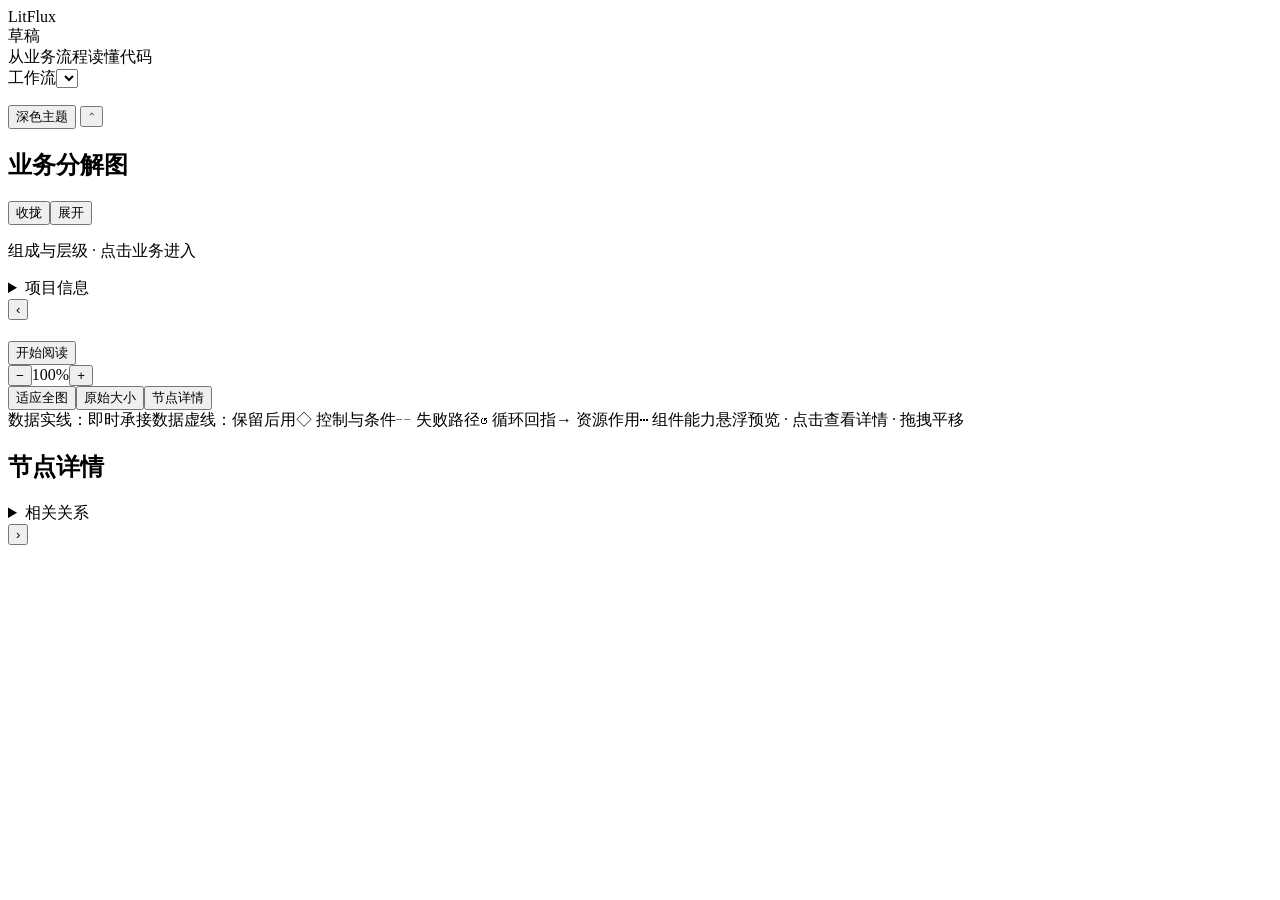
<file: skills/litflux/assets/semantic-viewer.html>
<!doctype html><html lang="zh-CN" data-theme="dark"><head><meta charset="utf-8"><meta name="viewport" content="width=device-width,initial-scale=1"><title>LitFlux</title><style>__VIEWER_CSS__</style></head>
<body id="litflux-canvas-app">
<div class="app">
  <header class="app-header" id="app-header">
    <div class="identity"><div class="brand">LitFlux</div><div class="project-heading"><div><span id="title" class="project-name"></span><span id="delivery-badge" class="badge">草稿</span></div><div class="project-kicker">从业务流程读懂代码</div></div></div>
    <div class="workflow-picker"><label for="workflow-select">工作流</label><select id="workflow-select" aria-describedby="workflow-trigger"></select><p id="workflow-trigger" class="workflow-trigger" data-no-translate></p></div>
    <button id="theme" class="toolbar-button">深色主题</button>
    <button id="collapse-header" class="icon-button" aria-label="收起顶栏" title="收起顶栏" aria-expanded="true" aria-controls="app-header">⌃</button>
  </header>
  <div class="dual-layout inspector-open">
    <aside id="business-panel" class="business-panel"><div class="panel-head"><h2>业务分解图</h2><div class="branch-tools"><button id="collapse-all">收拢</button><button id="expand-all">展开</button></div></div><p class="business-caption">组成与层级 · 点击业务进入</p><div id="business" class="business-canvas" aria-label="业务分解图"></div><details class="project-info"><summary>项目信息</summary><h2 id="project-title"></h2><p id="summary"></p><p id="scope"></p></details><button id="collapse-business" class="edge-toggle edge-toggle-right" aria-label="收起业务分解图" aria-controls="business-panel">‹</button></aside>
    <main class="workspace">
      <nav id="crumbs" class="crumbs" aria-label="当前业务路径"></nav>
      <div class="workspace-bar">
        <button id="back-level" class="toolbar-button back-level" hidden aria-label="返回上一层">← 返回上层</button>
        <h1 id="flow-title"></h1><span id="relation-count" class="flow-count"></span>
        <div class="bar-actions"><button id="read-start" class="primary">开始阅读</button><button id="read-next" class="primary" hidden disabled>下一步</button><button id="read-reset" hidden>退出阅读</button>
          <div class="zoom-tools" role="group" aria-label="缩放"><button id="zoom-out" aria-label="缩小">−</button><output id="zoom-value" aria-label="当前比例">100%</output><button id="zoom-in" aria-label="放大">+</button></div>
          <button id="fit" class="toolbar-button">适应全图</button><button id="reset-view" class="toolbar-button">原始大小</button><button id="toggle-details" class="panel-toggle" aria-expanded="true" aria-controls="inspector">节点详情</button>
        </div>
      </div>
      <p id="read-status" class="read-status" hidden></p>
      <section class="graph-panel">
        <div id="canvas" class="scene" aria-label="当前业务的完整内部流程图"></div>
        <div class="graph-note"><span class="key" data-legend="data">数据实线：即时承接</span><span class="key later" data-legend="data">数据虚线：保留后用</span><span class="key control" data-legend="control">◇ 控制与条件</span><span data-legend="failure">╌ 失败路径</span><span data-legend="loop">↺ 循环回指</span><span data-legend="effect">→ 资源作用</span><span data-legend="capability">⋯ 组件能力</span><span>悬浮预览 · 点击查看详情 · 拖拽平移</span></div>
      </section>
    </main>
    <aside id="inspector" class="inspector" aria-label="节点详情">
      <div class="panel-head"><h2>节点详情</h2></div>
      <div id="details-body" class="details-body">
        <div class="selection-heading"><div id="selected-symbol" class="selected-symbol" aria-hidden="true"></div><div><span id="selected-role" class="role"></span><h2 id="selected-title"></h2></div></div>
        <p id="selected-text"></p><p id="no-description" class="empty-note" hidden>此节点尚未提供补充说明。</p>
        <div class="details-actions"><button id="expand" class="primary" hidden>进入内部</button><button id="show-source" class="toolbar-button" hidden>查看源码</button></div>
        <section id="branch-section" class="detail-section" hidden><h3>分支</h3><div id="branch-choices" class="branch-choices"></div><p class="branch-hint">点击图上的判断节点可切换到下一个分支。</p></section>
        <section id="source-links-section" class="detail-section" hidden><h3>源码位置</h3><div id="source-links" class="source-links"></div></section>
        <section id="connections-section" class="detail-section" hidden><h3>关联对象</h3><div id="connections" class="connected-list"></div></section>
        <details class="relation-index detail-section" id="relation-index"><summary id="relation-index-title">相关关系</summary><ul id="relation-list"></ul></details>
      </div>
      <section id="drawer" class="drawer" aria-label="源码摘录" hidden><div class="drawer-head"><button id="close-source">← 返回节点说明</button><button id="toggle-source-full" class="toolbar-button" aria-pressed="false">全屏</button><h2 id="source-title"></h2></div><div id="sources" class="drawer-body"></div></section>
      <button id="close-details" class="edge-toggle edge-toggle-left" aria-label="收起节点详情" aria-controls="inspector">›</button>
    </aside>
  </div>
  <div class="edge-hint edge-top" id="edge-top" hidden><button id="expand-header" aria-label="展开顶栏">⌄ 顶栏</button></div>
  <div class="edge-hint edge-left" id="edge-left" hidden><button id="expand-business" aria-label="展开业务分解图">业务分解图 ›</button></div>
  <div class="edge-hint edge-right" id="edge-right" hidden><button id="expand-details" aria-label="展开节点详情">‹ 节点详情</button></div>
</div>
<div id="node-preview" class="node-preview" role="tooltip" hidden></div>
<script>__DRAWING__</script>
<script id="module" type="text/plain">__MODULE__</script>
<script id="payload" type="application/json">__PAYLOAD__</script>
<script>
const payload=JSON.parse(document.querySelector('#payload').textContent);
const moduleRecord={exports:{}};
new Function('module','exports',document.querySelector('#module').textContent)(moduleRecord,moduleRecord.exports);
const model=moduleRecord.exports;
const $=s=>document.querySelector(s);
const html=(tag,value)=>{const e=document.createElement(tag);if(value!==undefined)e.textContent=value;return e;};
const svg=(tag,attrs={})=>LitFluxDrawing.el(tag,attrs);

const businesses=new Map();
function index(flow,key,title,parent,owner){
  businesses.set(key,{key,title,flow,parent:parent||null,owner:owner||null});
  for(const object of flow.objects){
    if(object.type!=='business')continue;
    const child=key+'/'+object.id;
    if(object.detail)index(object.detail,child,object.title,key,object);
    else businesses.set(child,{key:child,title:object.title,flow:null,parent:key,owner:object});
  }
}
for(const workflow of model.workflows)index(workflow.flow,'workflow:'+workflow.id,workflow.title);

const collapsed=new Set(), viewChoices=new Map(), viewMemory=new Map();
let current='workflow:'+model.workflows[0].id, selected=null, reading=null, currentDiagram=null;
let zoom=1, pan={x:0,y:0}, sourceRefs=[], returnFocus=null, motionEnabled=true;
let pendingAnchor=null, inspectorReturnFocus=null, previewTimer=0, previewCloseTimer=0, previewAnchor=null, previewFocused=false;
const reducedMotion=matchMedia('(prefers-reduced-motion: reduce)');
const roleNames={business:'业务',data:'数据',resource:'资源',component:'组件',decision:'判断',boundary:'边界',relation:'关系'};
const relationNames={data:'数据依赖',control:'控制与条件',failure:'失败路径',loop:'循环回指',effect:'资源作用',capability:'组件能力'};
const objectRole=o=>o.type==='resource'?'资源 · '+LitFluxDrawing.resourceKinds[LitFluxDrawing.resourceKind(o.resourceKind)]:roleNames[o.type]||o.type;
const refsOf=refs=>[...new Set(refs==null?[]:Array.isArray(refs)?refs:[refs])];
const sourceLabel=ref=>{const s=payload.sources[ref];return s?s.path+':'+s.start+(s.end===s.start?'':'–'+s.end):ref;};
const objectTitle=id=>flow().objects.find(o=>o.id===id)?.title||id;

function cameraAnchor(){
  const group=selected?.kind==='relation'?currentDiagram?.drawn?.get(selected.relation.id)?.group:currentDiagram?.positions?.get(selected?.object?.id)?.group;
  if(!group)return null;
  const box=group.getBoundingClientRect();
  return {key:current,id:selected.kind==='relation'?selected.relation.id:selected.object.id,relation:selected.kind==='relation',x:box.x+box.width/2,y:box.y+box.height/2,focused:document.activeElement===group};
}
function schedulePlot(){cancelAnimationFrame(frame);frame=requestAnimationFrame(()=>{plot();restoreCamera();paintReading();});}
function preserveCamera(change){pendingAnchor=cameraAnchor();hidePreview();change();schedulePlot();}
function restoreCamera(){
  const a=pendingAnchor;pendingAnchor=null;if(!a||a.key!==current)return;
  const group=a.relation?currentDiagram?.drawn?.get(a.id)?.group:currentDiagram?.positions?.get(a.id)?.group;
  if(!group)return;
  const b=group.getBoundingClientRect(),host=$('#canvas').getBoundingClientRect();
  let left=host.left,right=host.right;
  for(const [selector,side] of [['#business-panel','left'],['#inspector','right']]){const panel=$(selector);if(!panel.hidden&&getComputedStyle(panel).position==='absolute'){const r=panel.getBoundingClientRect();if(side==='left')left=Math.max(left,r.right+12);else right=Math.min(right,r.left-12);}}
  const padX=Math.min(80,b.width/2+12),padY=Math.min(60,b.height/2+12);
  const x=right-left>padX*2?Math.max(left+padX,Math.min(a.x,right-padX)):host.left+host.width/2;
  const y=Math.max(host.top+padY,Math.min(a.y,host.bottom-padY));
  pan.x+=x-b.x-b.width/2;pan.y+=y-b.y-b.height/2;scale();
  if(a.focused&&document.activeElement===document.body){group.focus({preventScroll:true});hidePreview();}
}
function setInspector(open){
  if($('#inspector').hidden===!open)return;
  if(open)inspectorReturnFocus=document.activeElement;
  preserveCamera(()=>{$('#inspector').hidden=!open;$('.dual-layout').classList.toggle('inspector-open',open);$('#toggle-details').setAttribute('aria-expanded',String(open));syncChrome();});
  if(!open){setSourceFull(false);sourceRefs=[];$('#drawer').hidden=true;$('#details-body').hidden=false;
    const target=inspectorReturnFocus?.isConnected&&!$('#inspector').contains(inspectorReturnFocus)?inspectorReturnFocus:$('#toggle-details');target.focus();}
}
function setHeader(open){
  const app=$('.app');
  if(!app||app.classList.contains('header-collapsed')===!open)return;
  preserveCamera(()=>{app.classList.toggle('header-collapsed',!open);$('#collapse-header').setAttribute('aria-expanded',String(open));syncChrome();});
  if(!open)$('#expand-header').focus({preventScroll:true});
}
function setBusiness(open){
  if($('#business-panel').hidden===!open)return;
  preserveCamera(()=>{$('#business-panel').hidden=!open;$('.dual-layout').classList.toggle('sidebar-collapsed',!open);$('#collapse-business').setAttribute('aria-expanded',String(open));syncChrome();});
  if(!open)$('#expand-business').focus({preventScroll:true});
}
function syncChrome(){
  $('#edge-top').hidden=!$('.app').classList.contains('header-collapsed');
  $('#edge-left').hidden=!$('.dual-layout').classList.contains('sidebar-collapsed');
  $('#edge-right').hidden=!$('#inspector').hidden;
}
function chooseBranch(object,choiceId){
  const values=choices();
  if(!Object.hasOwn(values,object.id)||values[object.id]===choiceId)return;
  values[object.id]=choiceId;reading=null;renderChoices();plot();paintReading();
}
function cycleBranch(object){
  const values=choices();
  if(!Object.hasOwn(values,object.id))return false;
  const list=object.choices,i=Math.max(0,list.findIndex(c=>c.id===values[object.id]));
  values[object.id]=list[(i+1)%list.length].id;reading=null;renderChoices();plot();paintReading();
  return true;
}
function handleObject(object,enter=false){
  if(enter&&object.detail){navigate(current+'/'+object.id);return;}
  cycleBranch(object);
  showDetails({kind:'object',object});
}
function previewText(text){
  const paragraph=String(text||'').trim().split(/\n\s*\n|\n/)[0];
  const first=paragraph.match(/^.*?[。！？]|^.*?[.!?](?=\s|$)/)?.[0]||paragraph;
  return first.length>200?first.slice(0,200)+'…':first;
}
function hidePreview(){
  clearTimeout(previewTimer);clearTimeout(previewCloseTimer);$('#node-preview').hidden=true;
  previewAnchor?.removeAttribute('aria-describedby');previewAnchor=null;previewFocused=false;
}
function endPreview(){clearTimeout(previewTimer);previewCloseTimer=setTimeout(hidePreview,160);}
function startPreview(object,anchor,focused=false){
  hidePreview();previewAnchor=anchor;previewFocused=focused;
  previewTimer=setTimeout(()=>{
    if(!anchor.isConnected)return;
    const preview=$('#node-preview');preview.replaceChildren();
    const role=html('span',objectRole(object));role.className='role';preview.append(role,html('strong',object.title));
    if(object.text)preview.append(html('p',previewText(object.text)));
    const refs=refsOf(object.sources);
    if(refs.length){const source=html('p',sourceLabel(refs[0])+(refs.length>1?' +'+(refs.length-1):''));source.className='preview-source';source.dataset.noTranslate='';preview.append(source);}
    const hint=html('p','点击或按 Enter 查看完整详情');hint.className='preview-hint';preview.append(hint);
    preview.hidden=false;anchor.setAttribute('aria-describedby','node-preview');
    const a=anchor.getBoundingClientRect(),b=preview.getBoundingClientRect();
    let x=a.right+12;if(x+b.width>innerWidth-12)x=a.left-b.width-12;
    preview.style.left=Math.max(12,Math.min(x,innerWidth-b.width-12))+'px';
    preview.style.top=Math.max(12,Math.min(a.top,innerHeight-b.height-12))+'px';
  },250);
}

const flow=()=>businesses.get(current).flow;
function navigate(key){
  const target=businesses.get(key);
  if(!target)return;
  hidePreview();pendingAnchor=null;setSourceFull(false);sourceRefs=[];$('#drawer').hidden=true;$('#details-body').hidden=false;
  for(let b=target;b.parent;b=businesses.get(b.parent))collapsed.delete(b.parent);
  if(!target.flow){if(current!==target.parent)navigate(target.parent);select(target.owner);return;}
  if(current===key){businessPlot();return;}
  viewMemory.set(current,{selected,reading,zoom,pan:{...pan},left:$('#canvas').scrollLeft,top:$('#canvas').scrollTop});
  current=key;const saved=viewMemory.get(key);
  selected=saved?.selected||null;reading=saved?.reading||null;
  zoom=saved?.zoom||1;pan=saved?.pan||{x:0,y:0};
  render();
  $('#canvas').scrollTo(saved?.left||0,saved?.top||0);
}
function choices(){
  if(!viewChoices.has(current))viewChoices.set(current,Object.fromEntries(flow().objects.filter(o=>o.choices).map(o=>[o.id,o.choices[0].id])));
  return viewChoices.get(current);
}
function whenMatches(when,values){
  if(!when)return true;
  if(Array.isArray(when))return when.some(item=>whenMatches(item,values));
  return Object.entries(when).every(([id,value])=>values[id]===value);
}
function allowed(relation,values){
  return whenMatches(relation.when,values)&&(!relation.branch||values[relation.from]===relation.branch);
}
function activeSet(flow,values){
  const structural=flow.relations.filter(r=>['data','control','failure'].includes(r.type));
  const forward=structural.filter(r=>allowed(r,values));
  const incoming=new Map(flow.objects.map(o=>[o.id,0]));
  for(const r of structural)if(incoming.has(r.to))incoming.set(r.to,incoming.get(r.to)+1);
  // Roots come from the declared graph, not from the filtered one: a node whose only
  // entrance sits on an unchosen branch is not an entrance.
  const roots=flow.objects.filter(o=>incoming.get(o.id)===0).map(o=>o.id);
  const structuralReach=new Set(),pending=[...roots];
  while(pending.length){const id=pending.pop();if(structuralReach.has(id))continue;structuralReach.add(id);for(const r of structural)if(r.from===id)pending.push(r.to);}
  // Rootless components must participate in dependency checks, not disappear as zero work.
  roots.push(...flow.objects.filter(o=>!structuralReach.has(o.id)).map(o=>o.id));
  const seen=new Set(),queue=[...roots];
  while(queue.length){
    const id=queue.pop();
    if(seen.has(id))continue;
    seen.add(id);
    for(const r of forward)if(r.from===id)queue.push(r.to);
  }
  for(const r of flow.relations)if(['effect','capability'].includes(r.type)&&seen.has(r.from)&&flow.objects.some(o=>o.id===r.to&&['resource','component'].includes(o.type)))seen.add(r.to);
  return seen;
}
function readingPlan(flow,values){
  const active=activeSet(flow,values);
  const steps=flow.objects.filter(o=>active.has(o.id)&&!['resource','component'].includes(o.type)&&o.type!=='boundary');
  const forward=flow.relations.filter(r=>['data','control','failure'].includes(r.type)&&allowed(r,values));
  const dependencies=Object.fromEntries(steps.map(o=>[o.id,[...new Set(forward.filter(r=>r.to===o.id).map(r=>r.from))].filter(id=>steps.some(s=>s.id===id))]));
  const preferred=flow.reading||[];
  const rank=id=>{const index=preferred.indexOf(id);return index<0?preferred.length+steps.findIndex(s=>s.id===id):index;};
  const done=new Set(),order=[];
  while(order.length<steps.length){
    const ready=steps.filter(o=>!done.has(o.id)&&dependencies[o.id].every(id=>done.has(id))).sort((a,b)=>rank(a.id)-rank(b.id));
    if(!ready.length)break;
    const last=order.at(-1);
    const immediate=ready.find(o=>forward.some(r=>r.type==='data'&&r.timing==='immediate'&&r.from===last&&r.to===o.id));
    const pick=immediate||ready[0];
    order.push(pick.id);done.add(pick.id);
  }
  const conflicts=steps.filter(o=>{
    const branches=flow.relations.filter(r=>r.to===o.id&&r.branch&&active.has(r.from));
    if(!branches.length||branches.some(r=>allowed(r,values)))return false;
    const queue=branches.map(r=>r.from),seen=new Set();
    while(queue.length){const id=queue.pop();if(id===o.id)return false;if(seen.has(id))continue;seen.add(id);for(const r of forward)if(r.from===id&&active.has(r.to))queue.push(r.to);}
    return true;
  }).map(o=>o.id);
  // Include boundary/resource vertices in cycle detection even though they are not reading steps.
  const degree=new Map([...active].map(id=>[id,0]));
  for(const r of forward)if(active.has(r.from)&&active.has(r.to))degree.set(r.to,degree.get(r.to)+1);
  const queue=[...degree].filter(([,n])=>!n).map(([id])=>id),visited=new Set();
  while(queue.length){const id=queue.pop();visited.add(id);for(const r of forward)if(r.from===id&&degree.has(r.to)){degree.set(r.to,degree.get(r.to)-1);if(!degree.get(r.to))queue.push(r.to);}}
  const cyclic=[...active].filter(id=>!visited.has(id));
  return {order,blocked:[...new Set([...steps.filter(o=>!done.has(o.id)).map(o=>o.id),...cyclic])],active,conflicts};
}
function paintReading(){
  const plan=reading?.plan, done=new Set(reading?plan.order.slice(0,reading.cursor):[]), last=reading?.plan.order[reading.cursor-1];
  const active=plan?plan.active:activeSet(flow(),choices());
  for(const [id,record] of currentDiagram?.positions||[]){
    record.group.classList.toggle('is-selected',selected?.kind!=='relation'&&selected?.object?.id===id);
    record.group.classList.toggle('is-current',id===last);
    record.group.classList.toggle('is-done',done.has(id));
    record.group.classList.toggle('is-dim',!active.has(id));
  }
  for(const [id,record] of currentDiagram?.drawn||[]){
    record.group.classList.toggle('is-selected',selected?.kind==='relation'&&selected.relation.id===id);
    const inactive=!allowed(record.relation,choices())||!active.has(record.relation.from)||!active.has(record.relation.to);
    record.line.classList.toggle('is-dim',inactive);
    record.group.classList.toggle('is-dim',inactive);
    const focus=selected?.kind==='relation'?null:selected?.object?.id;
    record.line.classList.toggle('related',selected?.kind==='relation'?selected.relation.id===id:!!focus&&(record.relation.from===focus||record.relation.to===focus));
  }
  const completed=reading&&reading.cursor===reading.plan.order.length;
  $('#read-start').hidden=!!reading;
  $('#read-next').hidden=!reading||completed;
  $('#read-next').disabled=!reading||completed;
  $('#read-reset').hidden=!reading;
  $('#read-status').hidden=!reading;
  $('#read-status').textContent=!reading?'':plan.blocked.length?'阅读受阻：'+plan.blocked.join('、'):completed?'本层阅读完成；不是程序执行成功。':`${reading.cursor}/${plan.order.length} · 按作者声明的关系阅读`;
  if(reading&&plan.conflicts.length)$('#read-status').textContent+=' · 输入可能绕过未选条件：'+plan.conflicts.join('、');
  syncFlow();
}
function renderChoices(){
  const values=choices();
  const host=$('#choices');
  if(!host)return;
  host.replaceChildren();
  const owners=flow().objects.filter(o=>o.choices);
  for(const object of owners){
    const label=html('label',object.title), select=html('select');
    select.dataset.choice=object.id;
    for(const choice of object.choices){const option=html('option',choice.label);option.value=choice.id;select.append(option);}
    select.value=values[object.id];
    select.onchange=()=>{values[object.id]=select.value;reading=null;renderChoices();plot();paintReading();};
    label.append(select);
    host.append(label);
  }
}
function showDetails(target,reveal=true){
  hidePreview();selected=target;sourceRefs=[];$('#drawer').hidden=true;$('#details-body').hidden=false;
  let refs=[],title='';$('#selected-symbol').replaceChildren();
  $('#branch-section').hidden=true;
  if(target.kind==='relation'){
    const relation=target.relation;
    title=relation.label||objectTitle(relation.from)+' → '+objectTitle(relation.to);
    $('#selected-role').textContent='关系 · '+relationNames[relation.type];
    const note=relation.timingNote?`\n判断依据：${relation.timingNote}`:'';
    $('#selected-text').textContent=objectTitle(relation.from)+' → '+objectTitle(relation.to)+(relation.type==='data'?'\n'+(relation.timing==='immediate'?'即时承接':'保留后用'):'')+note;
    refs=refsOf(relation.sources);$('#selected-symbol').textContent='→';
    $('#expand').hidden=true;
  }else{
    const object=target.object;
    title=object.title;
    $('#selected-role').textContent=objectRole(object);
    $('#selected-text').textContent=object.text||'';
    refs=refsOf(object.sources);
    if(object.type==='resource')$('#selected-symbol').append(LitFluxDrawing.resourceIcon(object.resourceKind));
    else $('#selected-symbol').append(LitFluxDrawing.roleIcon(object.type));
    if(object.choices){
      const values=choices();
      $('#branch-section').hidden=false;
      $('#branch-choices').replaceChildren();
      for(const choice of object.choices){
        const button=html('button',choice.label);
        button.className='branch-chip';
        button.setAttribute('aria-pressed',String(values[object.id]===choice.id));
        button.onclick=()=>{chooseBranch(object,choice.id);showDetails(target);};
        $('#branch-choices').append(button);
      }
    }
    $('#expand').hidden=!object.detail;
    $('#expand').onclick=()=>navigate(current+'/'+object.id);
  }
  $('#selected-title').textContent=title;
  $('#no-description').hidden=!!$('#selected-text').textContent;
  $('#show-source').hidden=!refs.length;$('#show-source').onclick=()=>openSource(refs,title);
  $('#source-links').replaceChildren();$('#source-links-section').hidden=!refs.length;
  for(const ref of refs){const button=html('button',sourceLabel(ref));button.dataset.noTranslate='';button.onclick=()=>openSource([ref],title);$('#source-links').append(button);}
  $('#connections').replaceChildren();const related=new Map();
  const add=(id,direction)=>{if(!related.has(id))related.set(id,direction);};
  if(target.kind==='relation'){add(target.relation.from,'来自');add(target.relation.to,'指向');}
  else for(const r of flow().relations){if(r.to===target.object.id)add(r.from,'来自');if(r.from===target.object.id)add(r.to,'指向');}
  $('#connections-section').hidden=!related.size;
  for(const [id,direction] of related){const button=html('button');button.append(html('span',direction),html('strong',objectTitle(id)));button.onclick=()=>select(flow().objects.find(o=>o.id===id));$('#connections').append(button);}
  relationIndex();
  if(reveal){const alreadyOpen=!$('#inspector').hidden;setInspector(true);if(alreadyOpen){pendingAnchor=cameraAnchor();schedulePlot();}}
  businessPlot();paintReading();
}
function select(object,enter=false){if(enter&&object.detail){navigate(current+'/'+object.id);return;}showDetails({kind:'object',object});}
function selectRelation(relation){showDetails({kind:'relation',relation});}
function relationIndex(){
  const diagram=flow();
  const relations=selected?.kind==='relation'?[selected.relation]:selected?.object?diagram.relations.filter(r=>r.from===selected.object.id||r.to===selected.object.id):diagram.relations;
  $('#relation-index-title').textContent='相关关系 · '+relations.length;$('#relation-index').hidden=!relations.length;
  $('#relation-list').replaceChildren();
  for(const relation of relations){
    const item=html('li'),button=html('button');
    const pair=html('span',objectTitle(relation.from)+' → '+objectTitle(relation.to));pair.className='pair';
    const meaning=html('span',relation.label||relationNames[relation.type]);meaning.className='meaning';
    button.append(pair,meaning);
    button.dataset.relationEntry=relation.id;
    button.onclick=()=>selectRelation(relation);
    item.append(button);
    $('#relation-list').append(item);
  }
}
function businessPlot(){
  const host=$('#business'), root=current.split('/')[0];
  const visible=[...businesses.values()].filter(b=>b.key===root||b.key.startsWith(root+'/'));
  const children=new Map(visible.map(b=>[b.key,[]]));
  for(const b of visible)children.get(b.parent)?.push(b);
  const shown=visible.filter(b=>{for(let p=b.parent;p;p=businesses.get(p)?.parent)if(collapsed.has(p))return false;return true;});
  const width=Math.max(220,host.clientWidth-20);
  const maxDepth=Math.max(1,...shown.map(b=>b.key.split('/').length-1));
  const indent=Math.min(16,(width-170)/maxDepth);
  const positions=new Map();let cursor=8;
  for(const b of shown){
    const depth=b.key.split('/').length-1, left=18+depth*indent, w=width-left-4;
    const rows=LitFluxDrawing.wrap(b.title,w-44,12), height=Math.max(40,rows.height+20);
    positions.set(b.key,{left,w,y:cursor+height/2,height,rows});cursor+=height+10;
  }
  const out=svg('svg',{width,height:cursor+4,role:'group','aria-label':'业务分解图'});
  for(const b of shown){
    const p=positions.get(b.key),a=positions.get(b.parent);
    if(a){
      const active=current===b.key||current.startsWith(b.key+'/');
      out.append(svg('path',{class:'business-connector'+(active?' active':''),d:`M${a.left+8} ${a.y+a.height/2} V${p.y-5} Q${a.left+8} ${p.y} ${a.left+13} ${p.y} H${p.left}`}));
    }
  }
  const activate=(g,action)=>{g.onclick=action;g.onkeydown=e=>{if(e.key==='Enter'||e.key===' '){e.preventDefault();action();}};};
  for(const b of shown){
    const p=positions.get(b.key),count=children.get(b.key).length;
    const g=svg('g',{class:'business-node'+(b.key===current?' current':'')+(selected?.object===b.owner&&b.owner?' selected':''),transform:`translate(${p.left},${p.y})`,tabindex:0,role:'button','aria-label':b.title,'data-business':b.key});
    if(b.key===current)g.setAttribute('aria-current','location');
    g.append(svg('rect',{class:'business-card',x:0,y:-p.height/2,width:p.w,height:p.height,rx:7}));
    const t=svg('text',{class:'business-label',y:-(p.rows.height-p.rows.lineHeight)/2+4});
    p.rows.lines.forEach((row,i)=>{const span=svg('tspan',{x:12,dy:i?p.rows.lineHeight:0});span.textContent=row;t.append(span);});
    g.append(t);
    if(count){const label=svg('text',{class:'business-count',x:p.w-12,y:4,'text-anchor':'end'});label.textContent=count;g.append(label);}
    activate(g,()=>navigate(b.key));out.append(g);
    if(count){
      const toggle=svg('g',{class:'business-toggle',transform:`translate(${p.left-9},${p.y})`,tabindex:0,role:'button','aria-label':(collapsed.has(b.key)?'展开':'收拢')+b.title,'aria-expanded':String(!collapsed.has(b.key)),'data-toggle':b.key});
      toggle.append(svg('rect',{class:'toggle-hit',x:-9,y:-10,width:18,height:20,rx:5}),svg('path',{class:'toggle-chevron',d:collapsed.has(b.key)?'M-2 -4 L2 0 L-2 4':'M-4 -2 L0 2 L4 -2'}));
      activate(toggle,()=>{
        if(collapsed.has(b.key))collapsed.delete(b.key);else collapsed.add(b.key);
        businessPlot();
        [...host.querySelectorAll('[data-toggle]')].find(n=>n.dataset.toggle===b.key)?.focus();
      });out.append(toggle);
    }
  }
  host.replaceChildren(out);
}
function scale(){
  hidePreview();$('#zoom-value').textContent=Math.round(zoom*100)+'%';
  if(!currentDiagram?.svg)return;
  const s=currentDiagram.svg;
  s.style.width=currentDiagram.width*zoom+'px';
  s.style.height=currentDiagram.height*zoom+'px';
  s.style.marginLeft=Math.max(0,($('#canvas').clientWidth-currentDiagram.width*zoom)/2)+'px';
  s.style.transform=`translate(${pan.x}px,${pan.y}px)`;
}
function plot(){
  hidePreview();
  const host=$('#canvas');
  try{
    const view=flow();
    const scene=LitFluxDrawing.create(view,host,{onObject:handleObject,onRelation:selectRelation,onPreview:startPreview,onPreviewEnd:endPreview});
    view.draw(scene,{width:host.clientWidth,height:host.clientHeight});
    currentDiagram=scene.finish();
    currentDiagram.error=null;
    scale();
  }catch(error){
    currentDiagram={error:String(error.message||error)};
    const box=html('p','绘图错误：'+currentDiagram.error);box.className='drawing-error';
    host.replaceChildren(box);
  }
}
function syncFlow(){
  const out=currentDiagram?.svg;
  if(!out)return;
  out.querySelectorAll('.flow-particles').forEach(n=>n.remove());
  if(!motionEnabled||reducedMotion.matches)return;
  const focus=selected?.kind==='relation'?null:selected?.object?.id;
  if(!focus)return;
  const active=activeSet(flow(),choices());
  const layer=svg('g',{class:'flow-particles','aria-hidden':'true'});
  for(const [id,record] of currentDiagram.drawn){
    const relation=record.relation;
    if(relation.type!=='data'||(relation.from!==focus&&relation.to!==focus))continue;
    if(!allowed(relation,choices())||!active.has(relation.from)||!active.has(relation.to))continue;
    const path=record.line;
    path.id='flow-'+id;
    const duration=Math.max(1.5,Math.min(4,path.getTotalLength()/110));
    for(let i=0;i<2;i++){
      const dot=svg('circle',{r:i?2.5:3,class:'flow-dot','data-direction':relation.to===focus?'input':'output'});
      const motion=svg('animateMotion',{dur:duration+'s',begin:-(i*duration/2)+'s',repeatCount:'indefinite',calcMode:'paced'});
      motion.append(svg('mpath',{href:'#'+path.id}));
      dot.append(motion);layer.append(dot);
    }
  }
  out.querySelector('g').append(layer);
}
function openSource(refs,title){
  hidePreview();sourceRefs=refsOf(refs);returnFocus=document.activeElement;setInspector(true);
  $('#source-title').textContent=title;$('#sources').replaceChildren();
  for(const ref of sourceRefs){
    const source=payload.sources[ref];
    if(!source)continue;
    const section=html('section'),pre=html('pre');
    section.className='source';section.dataset.ref=ref;section.dataset.noTranslate='';
    section.append(html('h3',source.path+':'+source.start+'–'+source.end));
    source.lines.forEach((value,i)=>{
      const row=html('span'),ln=html('span',String(source.start+i));
      row.className='row';ln.className='ln';row.append(ln,html('span',value));pre.append(row);
    });
    section.append(pre);$('#sources').append(section);
  }
  $('#drawer').hidden=false;$('#details-body').hidden=true;setSourceFull(false);$('#close-source').focus();
}
function setSourceFull(on){
  $('#drawer').classList.toggle('source-full',on);
  $('#toggle-source-full').textContent=on?'退出全屏':'全屏';
  $('#toggle-source-full').setAttribute('aria-pressed',String(on));
}
function closeSource(){setSourceFull(false);sourceRefs=[];$('#drawer').hidden=true;$('#details-body').hidden=false;if(returnFocus?.isConnected)returnFocus.focus();}
function applyTheme(theme,persist=false){
  document.documentElement.dataset.theme=theme==='dark'?'dark':'light';
  $('#theme').textContent=theme==='dark'?'浅色主题':'深色主题';
  $('#theme').setAttribute('aria-pressed',String(theme==='dark'));
  if(persist)try{localStorage.setItem('litflux.theme',theme);}catch{}
}
function render(){
  const view=businesses.get(current);
  $('#workflow-select').value=current.slice(9).split('/')[0];
  const workflow=model.workflows.find(w=>w.id===$('#workflow-select').value);
  $('#workflow-trigger').textContent=workflow?.entry.trigger||'';$('#workflow-trigger').title=workflow?.entry.trigger||'';
  $('#flow-title').textContent=view.title;
  const diagram=flow();
  document.querySelectorAll('[data-legend]').forEach(el=>{el.hidden=!diagram.relations.some(r=>r.type===el.dataset.legend);});
  $('#relation-count').textContent=diagram.objects.length+' 对象 · '+diagram.relations.length+' 关系';
  const chain=[];for(let b=view;b;b=businesses.get(b.parent))chain.unshift(b);
  const parent=view.parent?businesses.get(view.parent):null;
  $('#back-level').hidden=!parent;
  if(parent)$('#back-level').onclick=()=>navigate(parent.key);
  $('#crumbs').hidden=chain.length===1;$('#crumbs').replaceChildren();
  chain.forEach((item,i)=>{
    if(i)$('#crumbs').append(html('span','/'));
    const button=html('button',item.title);button.onclick=()=>navigate(item.key);$('#crumbs').append(button);
  });
  businessPlot();renderChoices();relationIndex();plot();
  if(selected?.kind==='relation'&&diagram.relations.includes(selected.relation))showDetails(selected,false);
  else if(selected?.object&&diagram.objects.includes(selected.object))showDetails(selected,false);
  else if(diagram.objects.length)showDetails({kind:'object',object:diagram.objects[0]},false);
  paintReading();
}
$('#collapse-business').onclick=()=>setBusiness(false);
$('#toggle-details').onclick=()=>setInspector($('#inspector').hidden);
$('#close-details').onclick=()=>setInspector(false);
$('#collapse-header').onclick=()=>setHeader(false);
$('#expand-header').onclick=()=>setHeader(true);
$('#expand-business').onclick=()=>setBusiness(true);
$('#expand-details').onclick=()=>setInspector(true);
$('#node-preview').onpointerenter=()=>clearTimeout(previewCloseTimer);
$('#node-preview').onpointerleave=endPreview;
$('#canvas').addEventListener('scroll',()=>{
  const anchor=previewFocused&&previewAnchor===document.activeElement?previewAnchor:null;
  const object=anchor?flow().objects.find(o=>o.id===anchor.dataset.node):null;
  hidePreview();
  if(object)requestAnimationFrame(()=>{if(anchor.isConnected&&document.activeElement===anchor)startPreview(object,anchor,true);});
});
$('#collapse-all').onclick=()=>{for(const b of businesses.values())if(b.flow)collapsed.add(b.key);businessPlot();};
$('#expand-all').onclick=()=>{collapsed.clear();businessPlot();};
$('#read-start').onclick=()=>{reading={plan:readingPlan(flow(),choices()),cursor:0};paintReading();};
$('#read-next').onclick=()=>{
  if(!reading||reading.cursor>=reading.plan.order.length)return;
  const id=reading.plan.order[reading.cursor++];
  select(flow().objects.find(o=>o.id===id));
  const position=currentDiagram?.positions?.get(id);
  if(position)$('#canvas').scrollTo({left:Math.max(0,position.x*zoom-$('#canvas').clientWidth/2),top:Math.max(0,position.y*zoom-$('#canvas').clientHeight/2)});
};
$('#read-reset').onclick=()=>{reading=null;paintReading();};
$('#theme').onclick=()=>applyTheme(document.documentElement.dataset.theme==='dark'?'light':'dark',true);
$('#fit').onclick=()=>{
  if(!currentDiagram?.svg)return;
  zoom=Math.min(1,($('#canvas').clientWidth-32)/currentDiagram.width,($('#canvas').clientHeight-32)/currentDiagram.height);
  pan={x:0,y:0};scale();$('#canvas').scrollTo(0,0);
};
$('#reset-view').onclick=()=>{zoom=1;pan={x:0,y:0};scale();$('#canvas').scrollTo(0,0);};
$('#zoom-in').onclick=()=>{zoom=Math.min(2,zoom+.1);scale();};
$('#zoom-out').onclick=()=>{zoom=Math.max(.3,zoom-.1);scale();};
let drag=null;
$('#canvas').addEventListener('pointerdown',event=>{
  if(event.button!==0||event.target.closest('.node,.relation-note,.edge-hit,button'))return;
  hidePreview();
  drag={x:event.clientX,y:event.clientY,px:pan.x,py:pan.y};
  $('#canvas').setPointerCapture(event.pointerId);$('#canvas').classList.add('grabbing');
});
$('#canvas').addEventListener('pointermove',event=>{if(drag){pan={x:drag.px+event.clientX-drag.x,y:drag.py+event.clientY-drag.y};scale();}});
for(const name of ['pointerup','pointercancel','lostpointercapture'])$('#canvas').addEventListener(name,()=>{drag=null;$('#canvas').classList.remove('grabbing');});
document.addEventListener('keydown',event=>{
  if(event.key==='Escape'){
    if(!$('#node-preview').hidden)hidePreview();
    else if(!$('#drawer').hidden&&$('#drawer').classList.contains('source-full'))setSourceFull(false);
    else if(!$('#drawer').hidden)closeSource();
    else if($('.app').classList.contains('header-collapsed'))setHeader(true);
    else if(!$('#inspector').hidden)setInspector(false);
  }
});
$('#workflow-select').onchange=()=>navigate('workflow:'+$('#workflow-select').value);
$('#close-source').onclick=closeSource;
$('#toggle-source-full').onclick=()=>setSourceFull(!$('#drawer').classList.contains('source-full'));
$('#delivery-badge').textContent={'draft':'草稿','checked':'已检查','reviewed':'已复核'}[payload.status]||'草稿';
$('#title').textContent=$('#project-title').textContent=model.title;
$('#summary').textContent=model.summary;$('#scope').textContent=model.scope;
document.title=model.title+' · LitFlux';
for(const workflow of model.workflows){const option=html('option',workflow.title);option.value=workflow.id;$('#workflow-select').append(option);}
window.litfluxState=()=>({current,selected:selected?(selected.kind==='relation'?selected.relation.id:selected.object.id):null,
  sourceRefs:[...sourceRefs],objects:flow().objects.length,relations:flow().relations.length,
  geometry:currentDiagram?.geometry||null,error:currentDiagram?.error||null,
  reading:reading?{cursor:reading.cursor,order:reading.plan.order,blocked:reading.plan.blocked}:null,
  theme:document.documentElement.dataset.theme,inspectorOpen:!$('#inspector').hidden,zoom,pan:{...pan}});
let treeWidth=0;
new ResizeObserver(()=>{const width=$('#business').clientWidth;if(width&&width!==treeWidth){treeWidth=width;businessPlot();}}).observe($('#business'));
let frame=0,lastViewport='';
new ResizeObserver(()=>{
  const size=$('#canvas').clientWidth+'x'+$('#canvas').clientHeight;
  if(size===lastViewport)return;lastViewport=size;
  if(!pendingAnchor)pendingAnchor=cameraAnchor();
  schedulePlot();
}).observe($('#canvas'));
let theme='dark';try{theme=localStorage.getItem('litflux.theme')||'dark';}catch{}applyTheme(theme);
render();syncChrome();
requestAnimationFrame(()=>{const first=flow().objects.find(o=>o.type==='business')||flow().objects[0];if(first)select(first);});
</script>
<script>__AUDIT__</script>
<script>const semanticLocalizer=(__LOCALIZER__)(document.body,{language:model.language||'zh'},__MESSAGES__);semanticLocalizer.apply();</script></body></html>
</file>
